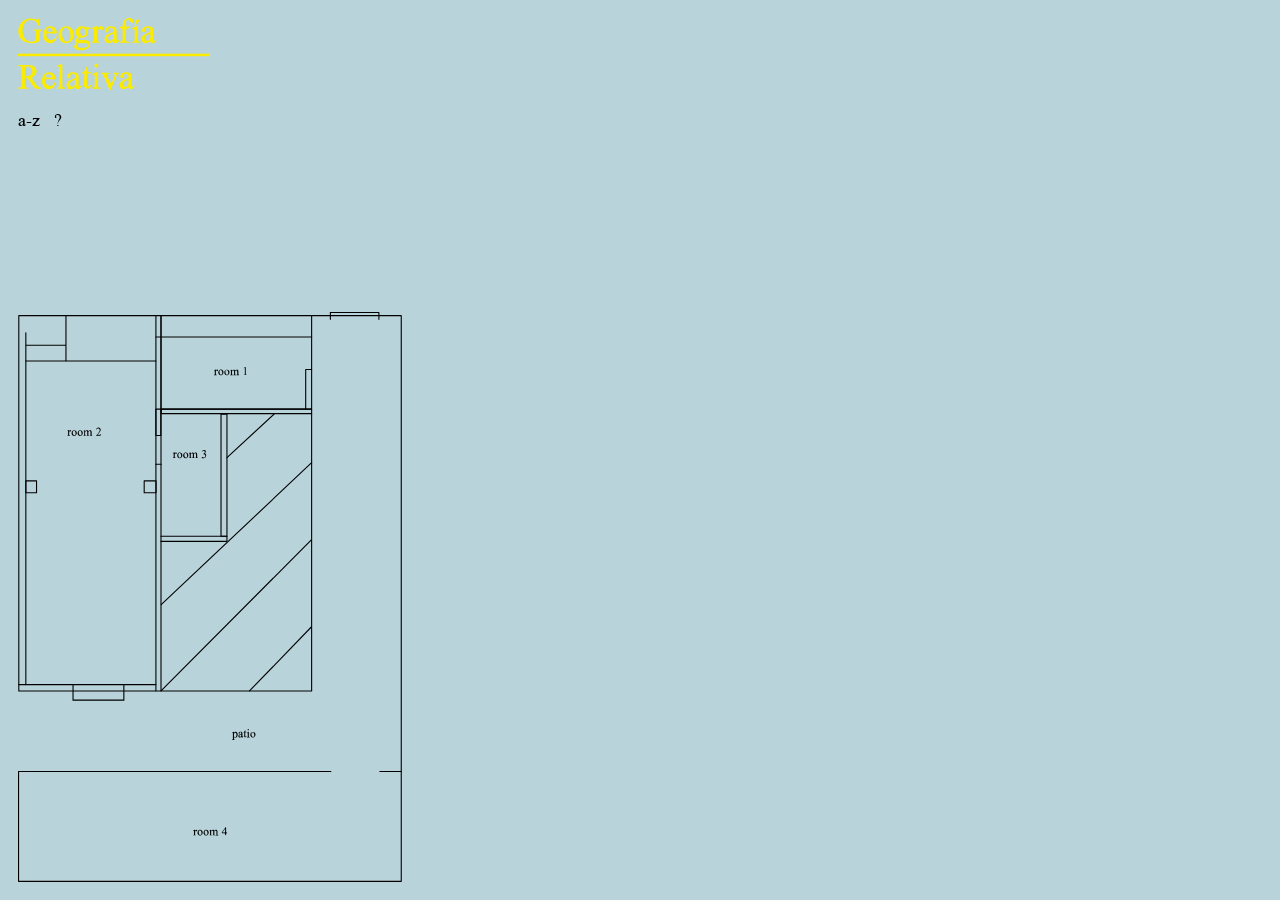
<file: index.html>
<!DOCTYPE html>
<html>
<head>
  <title>Geografia Relativa</title>
  <meta charset="utf-8">
  <meta name="viewport" content="width=device-width, initial-scale=1">

  <link rel="apple-touch-icon" sizes="180x180" href="img/favicon/apple-touch-icon.png">
  <link rel="icon" type="image/png" sizes="32x32" href="img/favicon/favicon-32x32.png">
  <link rel="icon" type="image/png" sizes="16x16" href="img/favicon/favicon-16x16.png">
  <link rel="manifest" href="img/favicon/site.webmanifest">
  <link rel="mask-icon" href="img/favicon/safari-pinned-tab.svg" color="#5bbad5">
  <link rel="shortcut icon" href="img/favicon/favicon.ico">
  <meta name="msapplication-TileColor" content="#da532c">
  <meta name="msapplication-config" content="img/favicon/browserconfig.xml">
  <meta name="theme-color" content="#ffffff">

  <link rel="stylesheet" type="text/css" href="css/main.css">
</head>
<body>
  <header>
    <a href="index.html" id="home_link">
      <svg id="main_logo" version="1.1" id="Layer_1" xmlns="http://www.w3.org/2000/svg" xmlns:xlink="http://www.w3.org/1999/xlink" x="0px" y="0px"
       viewBox="0 0 1312 491.2" style="enable-background:new 0 0 1312 491.2;" xml:space="preserve">
        <style type="text/css">
          .logo_element{fill:#FBEB00;}
        </style>
        <g>
          <path class="logo_element" d="M105.2,79h56.9c2.1,0,3.7,1.8,3.7,3.7s-1.6,3.5-3.7,3.5h-0.7c-5.5,0-9.2,1.9-11.2,5.5
            c-1.3,2.7-2.3,8.1-2.3,16.5v42.5c0,4.2-2.1,8-5.9,10c-9.1,5-12.9,5.7-21.6,7.9c-8.8,2.5-18.7,3.6-29.5,3.6c-30.9,0-54.9-10-71-30
            c-12.2-15-18.1-32.5-18.1-51.9c0-14.2,3.2-27.9,10-40.8C19.9,34,31.2,22,45.3,13.7C57.1,6.8,71.2,3.2,87,3.2
            c5.9,0,11.3,0.5,16.2,1.6c4.8,1,11.6,3.1,20.3,6.2c5.3,2,7.4,2.5,8.1,2.5c1.1,0,1.9-0.5,2.6-1.6c0.7-1,1.4-0.8,1.7-5.3
            c0.2-1.9,1.8-3.5,3.5-3.5h0.5c1.7,0,3.3,1.6,3.6,3.5l3.7,45.6c0.1,2.1-1.6,3.9-3.6,3.9c-1.8,0-3.1-1.1-3.7-2.5l-0.6-2.3
            c-2.3-6.6-3.6-8.8-6.7-13.7c-4.8-5.3-12.2-12.4-19.5-18.3c-6.9-3.3-14.8-5.1-23.8-5.1c-19.7,0-34.6,7.9-45,23.4
            c-8.5,13.1-13,29.1-13,47.4c0,14.9,3,28.7,8.8,40.8c5.6,12.2,13.1,21.1,22.4,26.9c9.1,5.7,18.7,8.6,28.4,8.6
            c5.7,0,11.2-0.8,16.5-2.3c3.3-0.7,6.4-2,9.7-3.2c2.1-3.1,3.9-7.4,5.1-12.7v-35.1c0-9.7-0.8-13.5-1.7-15.2c-1.1-2.1-2.7-3.7-4.9-4.9
            c-2.5-1.1-3.3-1.9-9.6-1.9h-1.1c-1.9,0-3.6-1.6-3.6-3.5S103.3,79,105.2,79z"/>
          <path class="logo_element" d="M212.6,103.3c-8.7,0.6-16.1,1.7-19.2,8.1c-1.1,2.4,0.4,11.3,1.4,13.8c1.7,4.5,4.2,8.6,7,12.2
            c7.5,8.6,16.2,12.9,26.3,12.9c6.6,0,12.4-1.9,17.2-5.5c4.9-3.6,7.5-6.1,10.9-15l0.6-1.4c0.8-2,3.5-2.9,5.4-1.7
            c1.2,0.7,1.8,2.3,1.6,3.7l-0.2,1.8c-1.7,10.9-6,17.5-13.8,26.3c-8,9-18.1,13.5-30.3,13.5c-13.1,0-24.4-5.1-33.8-15.4
            c-9.2-10-13.8-23.9-13.8-40.8c0-18.4,4.8-33,14.2-43.3c9.7-10.4,21.7-15.6,36.1-15.6c12.2,0,22.4,4.1,30.3,12.2
            c2.4,2.5,4.5,5.3,6.2,8.4l0.4,0.5c0,0.1,0,0.2,0.1,0.4c3.3,6.7,5,14.3,5,23.2c0,0.4,0.4,1.2,0,1.4
            C255,111.7,225.4,102.3,212.6,103.3z M226.7,71.3c-3.5-2.4-7.3-3.5-11.2-3.5c-6,0-11.5,2.3-16.1,6.9c-1.4,1.4-2.6,2.9-3.6,4.4
            c-2.3,3.3-1.4,7.9,1.6,10.4c0,0,0,0.1,0.1,0.1c2.9,2.4,6.4,3.5,10.1,3.5h21.7c0.2,0,0.5,0,0.7,0c1.7-0.4,3-0.7,4.1-1.1
            c1.7-0.7,2.6-2.3,2.4-3.9c-0.4-3.2-1-5.7-1.8-7.3C233,76.8,230.3,73.5,226.7,71.3z"/>
          <path class="logo_element" d="M382.6,112.1c0,9.7-2.4,19.7-7,29.6c-4.7,10-11.2,17.7-19.6,22.8c-8.1,5.1-17.5,7.6-27.6,7.6
            c-16.6,0-29.8-6.6-39.6-19.8c-8.2-11.1-12.3-23.5-12.3-37.4c0-9.9,2.5-20.1,7.4-29.8c5-9.9,11.7-17.3,19.8-22.1
            c8.1-4.7,17-7.2,25.9-7.2c16.6,0,30.1,6.4,40.1,19C378.3,85.6,382.6,98.1,382.6,112.1z M350.9,152.2c4.8-5.9,7.2-16.4,7.2-31.2
            c0-0.1,0-0.2,0-0.4c-0.1-17.3-5.7-34-16.2-47.8l-0.1-0.1c-1.2-1.7-2.9-3-4.7-4.1c-3.3-1.6-6.9-2.4-11-2.4c-3.8,0-7.8,1.1-11.7,3.5
            c-3.9,2.3-7.2,6.3-9.7,12.2c-2.4,6-3.7,13.7-3.7,23.3c0,15.2,3.1,28.5,9.2,39.5c6,11,13.5,16.2,23.3,16.2
            C340.6,161,346.3,158.2,350.9,152.2z"/>
          <path class="logo_element" d="M446.3,219.3c-5,1-10.1,1.4-15.9,1.4c-15,0-28.2-3.5-38.7-10.4c-6.3-4.1-9.4-8.6-9.4-13.4c0-2,0.5-4.1,1.4-6.1
            c1.4-3,4.1-7.2,8.4-12.3c0.2-0.4,1.2-1.4,5.7-6.3c1-2.4,1.9-5.4,1.7-7.4c-1.8-1.2-3-2.5-3.9-3.6c-2-2.3-3-4.8-3-7.4
            c0-3,1.2-6.4,3.6-10.3c1.4-2.5,4.3-5.6,8.1-9.2c1.3-3.2,1.4-6.3,0.5-9.1c-3.5-2.5-6.1-5.6-8.2-9.2c-3.7-5.8-5.6-12.7-5.6-19.7
            c0-10.9,4.2-20.4,12.5-28.3c8.1-7.9,18.9-11.8,31.5-11.8c9.9,0,18.6,2.4,26,6.9c0.7,0.1,1.4,0.4,2.1,0.5h21c4.5,0,5.7,0.1,6.2,0.5
            c0.8,0.2,1.6,0.7,1.9,1.6c0.6,1,1,2.4,1,4.4c0,2.4-0.4,3.8-0.8,4.9c-0.5,0.7-1.1,1.2-1.8,1.6c-0.7,0.4-1.8,0.5-6.4,0.5h-9.4
            c-0.4,0.6-0.5,1.2-0.5,2.1c2.6,5.1,3.9,11.1,3.9,17.8c0,10.4-3.9,19.3-11.8,26.6c-7.9,7.4-18.6,11-31.9,11c-4.3,0-9-0.5-13.5-1.6
            c-1.4,0.1-2.6,0.5-3.9,1c-2,2-3.6,3.8-4.4,5.4c-1.1,2-1.6,3.7-1.6,5c0,1,0.5,1.9,1.4,2.9c0.8,0.6,2.5,1.7,6.8,2.3
            c2,0.4,7.5,0.5,16.1,0.8c16.2,0.4,26.5,1,31.4,1.6c7.5,1.1,13.5,3.9,18,8.5c4.5,4.7,6.9,10.4,6.9,17.2c0,9.1-4.2,17.8-12.9,25.7
            c-7.4,7-16.4,11.9-26.7,14.8L446.3,219.3z M409.1,172.8c-1.9,2.4-3.5,4.8-4.5,6.8c-1.8,3.1-2.7,6.1-2.7,8.8c0,3.1,2.1,6,6.2,8.6
            c0.1,0,0.1,0,0.2,0.1c1.2,0.7,2.3,1.2,3.3,1.8c7.4,3.3,17.2,5,29.2,5c13.7,0,23.9-2.4,30.2-7c6.3-4.8,9.4-9.7,9.4-14.7
            c0-3.6-1.7-6-5-7.4c-3.9-1.7-11.8-2.6-23.6-3c-12.7-0.2-23.4-1-31.9-1.7C415.6,170.7,411.9,171.6,409.1,172.8z M423.9,91.9
            c0,10.1,2.1,18.4,6.6,24c3.3,4.2,7.3,6.2,12.3,6.2c4.8,0,8.5-1.8,11.7-5.4c3-3.6,4.5-9.4,4.5-17.3c0-10.4-2.3-18.5-6.7-24.4
            c-3.2-4.3-7.2-6.3-12.2-6.3c-4.7,0-8.4,1.9-11.6,5.6C425.4,78.1,423.9,84,423.9,91.9z"/>
          <path class="logo_element" d="M559.8,56.7c2.4-1,4.8-1.4,7-1.4c4.7,0,8.6,1.4,11.7,4.3c3.1,2.9,4.7,6.3,4.7,10.1c0,3.3-1.2,6.3-3.5,8.7
            c-2.3,2.4-5.1,3.6-8.2,3.6s-6.4-1.4-10.1-4.4c-4.1-3.2-6-3.7-6.7-3.7c-1,0-2.1,0.7-3.6,1.9c-0.4,0.4-0.6,0.6-1,1
            c-3.5,3.6-6,8.1-7.2,13c-0.6,2.4-1.2,5-1.7,7.8c-0.5,2.3-0.6,4.8-0.6,7.2v37.4c0,5.7,0.6,10,2,12.9c0.8,1.8,2.5,3.3,4.8,4.7
            c2.4,1.3,2.9,1.7,7.4,1.7l1.1,0.1c1.9,0,3.5,1.7,3.5,3.6s-1.7,3.6-3.7,3.6h-50.6c-1.9,0-3.5-1.6-3.5-3.6c0-1.9,1.6-3.5,3.5-3.5
            l0.5-0.1c5.3,0,6.4-0.7,8.8-2.3c1.7-1.1,2.9-2.7,3.6-5.1c0.1-0.7,0.5-3,0.5-11v-41.5c0-15.4-0.4-20.5-0.7-22.1
            c-0.5-2-1.2-3.5-2.3-4.4c-1.2-0.8-2.5-1.3-4.3-1.3c-2.1,0-1.9-0.5-4.8,0.6l-0.6,0.2c-2,0.7-4.2-0.4-4.8-2.4
            c-0.5-1.8,0.4-3.7,2.1-4.3L534,55.3c3.7,0,6.7,3,6.7,6.6v6.7c0,1.8,1.9,2.9,3.3,1.9c0.1,0,0.1,0,0.1,0c3.8-5.3,7.6-9.1,11.7-11.7
            L559.8,56.7z"/>
          <path class="logo_element" d="M691.9,149.8v3c0,0.6-0.4,1.2-0.6,1.7l-0.8,1.1c-6.1,8.1-10.9,12.1-16.7,14.8c-0.1,0.1-0.5,0.1-0.6,0.4
            L672,171c-2.3,1-4.5,1.4-7,1.4c-4.2,0-7.8-1.4-10.3-4.4c-1.4-1.8-2.4-4.1-3.1-6.9c-1.7-1-4.3-1-7.6,0.1c-6,4.8-10,7.4-12.1,8.5
            c-4.4,1.8-9.2,2.9-14.1,2.9c-8,0-14.3-2.6-19.6-8.1c-5-5.4-7.8-12.3-7.8-21.1c0-5.6,1.2-10.4,3.8-14.6c3.3-5.4,9.3-10.6,17.4-15.6
            c7.8-4.5,21-10.4,39.2-17.1v-3.1c0-10.3-1.6-17.4-4.8-21.4c-3.2-3.7-7.8-5.4-13.8-5.4c-4.7,0-8.2,1.1-11,3.5
            c-2.7,2.6-3.9,5-3.9,8.2l0.2,6.7c0,4.2-1.2,7.4-3.2,9.7c-2.3,2.3-4.9,3.3-8.4,3.3c-3.3,0-6.1-1.2-8.2-3.6c-2-2.4-3.1-5.6-3.1-9.4
            c0-7.2,3.8-13.8,11-19.6c7.2-6,17.2-8.8,30.1-8.8c9.8,0,18,1.6,24.2,4.9c4.9,2.5,8.6,6.7,11,12.2c1.4,3.6,2.3,10.6,2.3,21.3v36.9
            c0,10.3,0.1,16.5,0.6,18.7c0.4,2.6,1.1,3.6,1.4,3.8c0.6,0.5,1.3,0.8,2.3,0.8s1.7-0.2,2.6-0.7c1.4-0.8,2.4-1.4,7.2-6.2
            C688.9,146.1,691.9,147.3,691.9,149.8z M618.1,150.9c3.1,3.5,6.6,5.1,10.5,5.1c3.6,0,7.5-1.6,12.4-4.3c4.4-4.9,8-11.3,9.9-17.8
            v-19.1c-1.1-3.3-3-5.6-4.8-6.6c-7.9,3.5-13.6,5.8-16.2,7.4c-5.9,3.3-10.4,6.8-12.8,10.4c-2.5,3.5-3.9,7.4-3.9,11.6
            C613.2,142.9,614.9,147.3,618.1,150.9z"/>
          <path class="logo_element" d="M790.4,21.1c0,2.7-1.2,5.3-3.5,7.6c-2.3,2.3-4.8,3.5-7.5,3.5c-2,0-4.2-0.7-6.4-2.1c-2.1-1.4-4.7-4.3-7.6-8.7
            c-2.7-4.1-5.4-6.8-7.5-8.1c-2.1-1.3-4.7-2-7.4-2c-3.2,0-6,0.8-8.2,2.6c-2.1,1.7-3.8,4.4-4.8,8.1c-1.1,3.8-1.7,14.1-1.7,30.6V58
            c0.5,0.4,1.1,0.6,1.8,0.8h20.2c3.1,0,5.6,2.5,5.6,5.6s-2.5,5.6-5.6,5.6h-9.6c-3.1,0-5.8,1.6-7.4,4.2c-1.6,2.5-3,6-4.1,9.9
            c-0.6,2.4-1,4.9-1,7.4V139c0,11.9,1.7,16.4,3,18c2.6,3.1,6.1,4.5,10.5,4.5h7.5c1.9,0,3.6,1.6,3.6,3.6c0,1.9-1.7,3.5-3.6,3.5h-59.6
            c-2,0-3.6-1.6-3.6-3.5c0-2,1.6-3.6,3.6-3.6h2.6c2.9,0,5.5-0.7,7.8-2.1c2.4-1.3,3.9-3.2,4.8-5.5c1-2.5,1.3-7.5,1.3-14.9v-50
            c0-2-0.1-4.2-0.6-6.2c-0.6-2.7-1.3-5.1-2.1-7.2c-1.3-3.3-4.5-5.5-8.1-5.5h-4.3c-3.1,0-5.6-2.5-5.6-5.6s2.5-5.6,5.6-5.6h14.6
            c0.2-0.1,0.5-0.2,0.6-0.4v-5.3c0-10.9,1.8-20.2,5.4-27.7c3.5-7.5,9-13.8,16.1-18.5c7.3-4.7,15.5-7,24.6-7c8.4,0,16.2,2.7,23.4,8.2
            C787.9,12.1,790.4,16.4,790.4,21.1z"/>
          <path class="logo_element" d="M826.8,20.6L799.1,53c-0.4,0.5-1,0.8-1.7,0.8l0,0c-1.5,0-2.6-1.5-2.1-2.9L806,15.6c0.5-1.7,2.1-2.9,3.9-2.9
            h13.2C827.2,12.6,829.5,17.5,826.8,20.6z"/>
          <path class="logo_element" d="M943.7,149.8v3c0,0.6-0.4,1.2-0.6,1.7l-0.8,1.1c-6.1,8.1-10.9,12.1-16.7,14.8c-0.1,0.1-0.5,0.1-0.6,0.4
            l-1.1,0.2c-2.3,1-4.5,1.4-7,1.4c-4.2,0-7.8-1.4-10.3-4.4c-1.4-1.8-2.4-4.1-3.1-6.9c-1.7-1-4.3-1-7.6,0.1c-6,4.8-10,7.4-12.1,8.5
            c-4.4,1.8-9.2,2.9-14.1,2.9c-8,0-14.3-2.6-19.6-8.1c-5-5.4-7.8-12.3-7.8-21.1c0-5.6,1.2-10.4,3.8-14.6c3.3-5.4,9.3-10.6,17.4-15.6
            c7.8-4.5,21-10.4,39.2-17.1v-3.1c0-10.3-1.6-17.4-4.8-21.4c-3.2-3.7-7.8-5.4-13.8-5.4c-4.7,0-8.2,1.1-11,3.5
            c-2.7,2.6-3.9,5-3.9,8.2l0.2,6.7c0,4.2-1.2,7.4-3.2,9.7c-2.3,2.3-4.9,3.3-8.4,3.3c-3.3,0-6.1-1.2-8.2-3.6c-2-2.4-3.1-5.6-3.1-9.4
            c0-7.2,3.8-13.8,11-19.6c7.2-6,17.2-8.8,30.1-8.8c9.8,0,18,1.6,24.2,4.9c4.9,2.5,8.6,6.7,11,12.2c1.4,3.6,2.3,10.6,2.3,21.3v36.9
            c0,10.3,0.1,16.5,0.6,18.7c0.4,2.6,1.1,3.6,1.4,3.8c0.6,0.5,1.3,0.8,2.3,0.8s1.7-0.2,2.6-0.7c1.4-0.8,2.4-1.4,7.2-6.2
            C940.7,146.1,943.7,147.3,943.7,149.8z M869.9,150.9c3.1,3.5,6.6,5.1,10.5,5.1c3.6,0,7.5-1.6,12.4-4.3c4.4-4.9,8-11.3,9.9-17.8
            v-19.1c-1.1-3.3-3-5.6-4.8-6.6c-7.9,3.5-13.6,5.8-16.2,7.4c-5.8,3.3-10.4,6.8-12.8,10.4c-2.5,3.5-3.9,7.4-3.9,11.6
            C865.1,142.9,866.7,147.3,869.9,150.9z"/>
          <path class="logo_element" d="M157.8,474.6c1.9,0.2,3.3,1.9,3.3,3.6c0,2-1.8,3.8-3.8,3.8H122c-3.5,0-6.7-1.8-8.7-4.4l-42-58
            c-5-5.7-9.3-9.8-12.2-11.8c-2,0.1-3.9,0.1-5.5,0.1c-1,0-2.1,0-3.3,0c-0.7,0-1.3-0.1-1.9-0.1c0,0.2-0.2,0.5-0.2,0.7v43.9
            c0,12.1,1.7,16.4,2.9,17.7c2.7,3.2,6.8,4.8,12.4,4.8h3.9c2,0,3.7,1.7,3.7,3.5c0,2.1-1.7,3.7-3.7,3.7H3.7c-2.1,0-3.7-1.6-3.7-3.7
            c0-1.8,1.6-3.5,3.7-3.5h3.7c6.2,0,10.6-1.9,13.3-6c1.1-1.4,2.1-5.6,2.1-16.5V349.7c0-12.1-1.6-16.4-2.9-17.8
            c-2.6-3.1-6.9-4.7-12.5-4.7H3.7c-2.1,0-3.7-1.7-3.7-3.6c0-2,1.6-3.6,3.7-3.6h55.8c17,0,29.6,1.2,37.6,3.8
            c8.2,2.5,15.4,7.3,21.1,13.8c5.9,7,8.7,15.3,8.7,24.6c0,10.1-3.3,19-9.8,26.5c-3.7,4.1-8.6,7.5-14.4,10.4
            c-4.8,4.4-6.3,11.3-4.2,18.4l22,30.3c7.3,10.3,13.6,17.2,18.7,20.5c5.3,3.3,8.5,4.9,16.8,5.8L157.8,474.6z M50.5,397.3h0.2
            c1,0.2,1.9,0.2,2.5,0.2c14.7,0,26-3.2,33.4-9.6c7.3-6.3,11.1-14.4,11.1-24.1c0-9.4-3-17.2-9-23.3c-6-5.8-13.8-8.8-23.8-8.8
            c-6.3,0-11.8,3.9-14.2,9.7c0,0.1,0,0.1-0.1,0.4c-1.8,4.5-2.6,9.3-2.6,14.2v38.4c0,0.4,0,0.7,0.2,1
            C48.5,396.6,49.4,397.3,50.5,397.3z"/>
          <path class="logo_element" d="M204.1,416.7c-8.7,0.6-16.1,1.7-19.2,8.1c-1.1,2.4,0.4,11.3,1.4,13.8c1.7,4.5,4.2,8.6,7,12.2
            c7.5,8.6,16.2,12.9,26.3,12.9c6.6,0,12.4-1.9,17.2-5.5c4.9-3.6,7.5-6.1,10.9-15l0.6-1.4c0.8-2,3.5-2.9,5.4-1.7
            c1.2,0.7,1.8,2.3,1.6,3.7l-0.2,1.8c-1.7,10.9-6,17.5-13.8,26.3c-8,9-18.1,13.5-30.3,13.5c-13.1,0-24.4-5.1-33.8-15.4
            c-9.2-10-13.8-23.9-13.8-40.8c0-18.4,4.8-33,14.2-43.3c9.7-10.4,21.7-15.6,36.1-15.6c12.2,0,22.4,4.1,30.3,12.2
            c2.4,2.5,4.5,5.3,6.2,8.4l0.4,0.5c0,0.1,0,0.2,0.1,0.4c3.3,6.7,5,14.3,5,23.2c0,0.4,0.4,1.2,0,1.4
            C246.5,425.1,216.9,415.7,204.1,416.7z M218.2,384.7c-3.5-2.4-7.3-3.5-11.2-3.5c-6,0-11.5,2.3-16.1,6.9c-1.4,1.4-2.6,2.9-3.6,4.4
            c-2.3,3.3-1.4,7.9,1.6,10.4c0,0,0,0.1,0.1,0.1c2.9,2.4,6.4,3.5,10.1,3.5h21.7c0.2,0,0.5,0,0.7,0c1.7-0.4,3-0.7,4.1-1.1
            c1.7-0.7,2.6-2.3,2.4-3.9c-0.4-3.2-1-5.7-1.8-7.3C224.5,390.2,221.8,386.9,218.2,384.7z"/>
          <path class="logo_element" d="M316.7,474.9c1.9,0,3.5,1.7,3.5,3.6s-1.6,3.5-3.5,3.5h-48.1c-1.9,0-3.5-1.6-3.5-3.5c0-2,1.6-3.6,3.5-3.6h0.8
            c5.7,0,5.4-0.7,6.4-1.3c1.4-0.8,2.6-2.3,3.6-4.3c1-2.1,1.3-6.4,1.3-12.9v-96.8c0-11.9-0.2-19.3-0.7-22c-0.5-2.4-1.2-4.1-2.1-4.9
            c-1-0.7-2.1-1.2-3.7-1.2c-1.8,0-1.7-0.4-4.7,0.8l-0.6,0.2c-1.8,0.7-3.8-0.1-4.7-1.8c-1-1.9,0-4.3,1.9-5l29.8-12.3
            c3.8,0,6.9,3.1,6.9,6.9v136c0,8.1,0.7,11.3,1.3,12.8c0.8,1.9,2.1,3.3,3.9,4.3c1.2,0.7,0.4,1.4,6.9,1.4H316.7z"/>
          <path class="logo_element" d="M432.4,463.2v3c0,0.6-0.4,1.2-0.6,1.7l-0.8,1.1c-6.1,8.1-10.9,12.1-16.7,14.8c-0.1,0.1-0.5,0.1-0.6,0.4
            l-1.1,0.2c-2.3,1-4.5,1.4-7,1.4c-4.2,0-7.8-1.4-10.3-4.4c-1.4-1.8-2.4-4.1-3.1-6.9c-1.7-1-4.3-1-7.6,0.1c-6,4.8-10,7.4-12.1,8.5
            c-4.4,1.8-9.2,2.9-14.1,2.9c-8,0-14.3-2.6-19.6-8.1c-5-5.4-7.8-12.3-7.8-21.1c0-5.6,1.2-10.4,3.8-14.6c3.3-5.4,9.3-10.6,17.4-15.6
            c7.8-4.5,21-10.4,39.2-17.1v-3.1c0-10.3-1.6-17.4-4.8-21.4c-3.2-3.7-7.8-5.4-13.8-5.4c-4.7,0-8.2,1.1-11,3.5
            c-2.7,2.6-3.9,5-3.9,8.2l0.2,6.7c0,4.2-1.2,7.4-3.2,9.7c-2.3,2.3-4.9,3.3-8.4,3.3c-3.3,0-6.1-1.2-8.2-3.6c-2-2.4-3.1-5.6-3.1-9.4
            c0-7.2,3.8-13.8,11-19.6c7.2-6,17.2-8.8,30.1-8.8c9.8,0,18,1.6,24.2,4.9c4.9,2.5,8.6,6.7,11,12.2c1.4,3.6,2.3,10.6,2.3,21.3v36.9
            c0,10.3,0.1,16.5,0.6,18.7c0.4,2.6,1.1,3.6,1.4,3.8c0.6,0.5,1.3,0.8,2.3,0.8s1.7-0.2,2.6-0.7c1.4-0.8,2.4-1.4,7.2-6.2
            C429.4,459.5,432.4,460.7,432.4,463.2z M358.6,464.3c3.1,3.5,6.6,5.1,10.5,5.1c3.6,0,7.5-1.6,12.4-4.3c4.4-4.9,8-11.3,9.9-17.8
            v-19.1c-1.1-3.3-3-5.6-4.8-6.6c-7.9,3.5-13.6,5.8-16.2,7.4c-5.8,3.3-10.4,6.8-12.8,10.4c-2.5,3.5-3.9,7.4-3.9,11.6
            C353.7,456.3,355.4,460.7,358.6,464.3z"/>
          <path class="logo_element" d="M451.6,380c-0.1-0.5-0.6-0.6-1.1-0.6c0,0-12.4-0.1-14.4-0.1c-0.2,0-0.6,0-1,0c-1.7-0.1-2.9-1.4-2.7-3.1V375
            c0-1.6,1.2-2.9,2.9-2.9c2.7-0.7,3.3-0.7,6.2-1.7c3.2-0.8,6.1-2.6,8.4-5.1c3.3-3.6,9.2-10.7,13.3-20.9c1.1-2.5,2.5-7.8,3.3-10.1
            c0.4-1.3,1.4-1.9,2.5-2c1.7,0,2.9,1.2,3,2.6c0,2.7,0.2,6.2,0.2,6.8v17.9c0,0.2,0,0.5,0.1,0.6c1.9,4.9,6.6,7.9,11.7,7.9h8.1
            c3,0,5.6,2.5,5.6,5.7c0,3-2.6,5.6-5.6,5.6h-11.6c-0.5,0-4.8,0.1-5,0.4c-2.7,2.5-2,7.8-2.9,14.3c-0.4,2.6-0.5,5.4-0.5,7.9v46.8
            c0,6.6,0.8,11.1,2.7,13.4c1.8,2.1,3.9,3.1,6.7,3.1c2.3,0,4.7-0.7,6.8-2.1c1.7-1.1,3-2.5,4.2-4.4c0.7-1.3,2.1-2,3.7-1.8
            c2.4,0.4,3.9,2.7,3,5l-0.5,1.3c-4.3,7.9-4.9,8.5-10,12.5c-5.5,4.1-11,6.2-16.7,6.2c-3.9,0-7.8-1.1-11.5-3.2
            c-3.7-2.1-6.6-5.4-8.4-9.4c-1.7-3.9-2.6-9.9-2.6-18c0,0,1.6-31.3,1.9-41.5C451.7,402.2,453.5,387.2,451.6,380z"/>
          <path class="logo_element" d="M562.4,474.9v7h-55.2v-7h1.3c6.2,0,8.8-0.7,9.9-1.3c1.6-1,2.9-2.4,3.7-4.4c1-2.1,1.6-6.6,1.6-13v-41.5
            c0-11.6-0.4-19.1-1.1-22.4c-0.5-2.1-1.2-3.6-2.1-4.4c-0.8-0.7-2.1-1.2-3.9-1.2c-1.9,0-1.4-0.4-4.4,0.7l-1,0.4
            c-1.9,0.6-3.9-0.4-4.7-2.3c-0.8-1.9,0.1-4.1,2-4.8l30.6-12.4c3.8,0,6.9,3,6.9,6.8v81.2c0,8.1,0.7,11.5,1.3,12.9
            c0.8,2,2.1,3.5,3.8,4.4c1.1,0.6,3.8,1.4,9.8,1.4H562.4z M525.4,334.5c-2.6-2.6-3.9-5.7-3.9-9.4c0-3.7,1.3-6.8,3.8-9.4
            c2.6-2.6,5.8-3.9,9.6-3.9c3.7,0,6.8,1.3,9.4,3.9c2.6,2.6,3.9,5.7,3.9,9.4c0,3.7-1.3,6.8-3.9,9.4c-2.5,2.6-5.7,3.9-9.4,3.9
            C531.1,338.5,528,337.1,525.4,334.5z"/>
          <path class="logo_element" d="M568.1,381.7c-1.8-0.5-3.1-2.1-3.1-3.9c0-2.3,1.8-4.1,4.1-4.1h47.4c2.1,0,3.8,1.7,3.8,3.8
            c0,1.9-1.7,3.7-3.8,3.7h-1.1c-2.7,0-4.8,0.5-6.2,1.8c-1.3,1.3-2,3-2,5.3c0,2.6,0.8,5.7,2.5,9.4l15.9,37.6c0.8,2.1,2.4,3.9,4.5,5.1
            c3.3,1.4,6.6,1,9.7-1.4c1.2-1.1,2.1-2.5,2.7-3.9l16.2-39.6c1.8-4.4,2.6-7.6,2.6-9.8c0-0.8-0.2-1.3-0.5-1.8v-0.1h-0.2
            c-0.6-1.1-1.4-1.7-2.6-2c-0.7-0.4,0-0.6-5-0.6h-0.7c-1.9,0-3.6-1.7-3.6-3.6c0-2.1,1.7-3.8,3.6-3.8h32.6c1.7,0,3,1.3,3,3v1.4
            c0,1.7-1.3,3-3,2.7c-4.9,0.5-5.4,1.7-6.2,2.5c-2.6,2.3-5,6.2-7.4,11.6l-38.4,93c-0.7,2-2.5,3.2-4.7,3.2s-3.9-1.2-4.8-3.2
            l-38.8-91.6c-1.8-4.1-3.3-7.2-4.9-9c-1.3-1.7-3.1-3-5.3-4.1c-0.2-0.2-0.6-0.4-1-0.5L568.1,381.7z"/>
          <path class="logo_element" d="M795,463.2v3c0,0.6-0.4,1.2-0.6,1.7l-0.8,1.1c-6.1,8.1-10.9,12.1-16.7,14.8c-0.1,0.1-0.5,0.1-0.6,0.4l-1.1,0.2
            c-2.3,1-4.5,1.4-7,1.4c-4.2,0-7.8-1.4-10.3-4.4c-1.4-1.8-2.4-4.1-3.1-6.9c-1.7-1-4.3-1-7.6,0.1c-6,4.8-10,7.4-12.1,8.5
            c-4.4,1.8-9.2,2.9-14.1,2.9c-8,0-14.3-2.6-19.6-8.1c-5-5.4-7.8-12.3-7.8-21.1c0-5.6,1.2-10.4,3.8-14.6c3.3-5.4,9.3-10.6,17.4-15.6
            c7.8-4.5,21-10.4,39.2-17.1v-3.1c0-10.3-1.6-17.4-4.8-21.4c-3.2-3.7-7.8-5.4-13.8-5.4c-4.7,0-8.2,1.1-11,3.5
            c-2.7,2.6-3.9,5-3.9,8.2l0.2,6.7c0,4.2-1.2,7.4-3.2,9.7c-2.3,2.3-4.9,3.3-8.4,3.3c-3.3,0-6.1-1.2-8.2-3.6c-2-2.4-3.1-5.6-3.1-9.4
            c0-7.2,3.8-13.8,11-19.6c7.2-6,17.2-8.8,30.1-8.8c9.8,0,18,1.6,24.2,4.9c4.9,2.5,8.6,6.7,11,12.2c1.4,3.6,2.3,10.6,2.3,21.3v36.9
            c0,10.3,0.1,16.5,0.6,18.7c0.4,2.6,1.1,3.6,1.4,3.8c0.6,0.5,1.3,0.8,2.3,0.8s1.7-0.2,2.6-0.7c1.4-0.8,2.4-1.4,7.2-6.2
            C792,459.5,795,460.7,795,463.2z M721.2,464.3c3.1,3.5,6.6,5.1,10.5,5.1c3.6,0,7.5-1.6,12.4-4.3c4.4-4.9,8-11.3,9.9-17.8v-19.1
            c-1.1-3.3-3-5.6-4.8-6.6c-7.9,3.5-13.6,5.8-16.2,7.4c-5.9,3.3-10.4,6.8-12.8,10.4c-2.5,3.5-3.9,7.4-3.9,11.6
            C716.3,456.3,718,460.7,721.2,464.3z"/>
          <path class="logo_element" d="M834.6,163.4v4.2c0,0.8-0.6,1.4-1.4,1.4h-52.3c-0.8,0-1.4-0.6-1.4-1.4V162h1.3c6.2,0,8.8-0.7,9.9-1.3
            c1.6-1,2.9-2.4,3.7-4.4c1-2.1,1.6-6.6,1.6-13v-41.5c0-11.6-0.4-19.1-1.1-22.4c-0.5-2.1-1.2-3.6-2.1-4.4c-0.8-0.7-2.1-1.2-3.9-1.2
            c-1.9,0-1.4-0.4-4.4,0.7l-1,0.4c-1.9,0.6-3.9-0.4-4.7-2.3c-0.8-1.9,0.1-4.1,2-4.8L811,55.3c0.2-0.1,0.4-0.1,0.6-0.1
            c3.7,0.2,6.6,3.1,6.6,6.8v81.2c0,8.1,0.7,11.5,1.3,12.9c0.8,2,2.1,3.5,3.8,4.4c1.1,0.6,3.8,1.4,9.8,1.4l0,0
            C834,162,834.6,162.6,834.6,163.4z"/>
          <rect y="243.5" class="logo_element" width="1312" height="17"/>
        </g>
      </svg>
    </a>

    <nav>
      <a class="nav_link" href="artists.html">a-z</a>
      <a class="nav_link" href="about.html">?</a>
    </nav>
    
    <div id="map_container">
        <svg version="1.1" id="Layer_1" xmlns="http://www.w3.org/2000/svg" xmlns:xlink="http://www.w3.org/1999/xlink" x="0px" y="0px"
       viewBox="0 0 1048 1555.4" style="enable-background:new 0 0 1048 1555.4;" xml:space="preserve">
        <style type="text/css">
          .st0{fill:none;}
          .st3{fill:#b9d3db;}
          .st1{fill:#000000;}
          .st2{fill:none;stroke:#000000;stroke-width:3;stroke-linecap:round;stroke-linejoin:round;}
        </style>
        <a href="room1.html" id="room_1">
          <polygon class="st3" points="376.4,68.2 376.4,9.9 21.9,9.9 21.9,265.1 360.6,265.1 360.6,265.2 801.4,265.2 801.4,68.2  "/>
          <g>
            <path class="st1" d="M542.7,157.3c0.3-0.1,0.6-0.2,0.9-0.2c0.6,0,1.1,0.2,1.6,0.6c0.4,0.3,0.6,0.8,0.6,1.4c0,0.4-0.2,0.9-0.5,1.2
              s-0.7,0.5-1.1,0.5c-0.5,0-1-0.2-1.4-0.6c-0.5-0.4-0.8-0.5-0.9-0.5c-0.2,0-0.3,0.1-0.5,0.3l-0.1,0.1c-0.5,0.5-0.8,1.1-1,1.8
              c-0.1,0.3-0.2,0.7-0.2,1c-0.1,0.3-0.1,0.7-0.1,1v5c0,0.6,0.1,1.2,0.3,1.7c0.3,0.6,1,0.9,1.6,0.9h0.1c0.3,0,0.5,0.2,0.5,0.5
              s-0.2,0.5-0.5,0.5h-6.8c-0.3,0-0.5-0.2-0.5-0.5s0.2-0.5,0.5-0.5h0.1c0.4,0.1,0.8-0.1,1.2-0.3c0.2-0.2,0.4-0.4,0.5-0.7
              c0.1-0.5,0.1-1,0.1-1.5v-5.6c0-1,0-2-0.1-2.9c0-0.2-0.1-0.4-0.3-0.6c-0.2-0.1-0.4-0.2-0.6-0.2c-0.2,0-0.4,0-0.6,0.1h-0.1
              c-0.3,0.1-0.5,0-0.6-0.3l0,0c-0.1-0.2,0.1-0.5,0.3-0.6l4.1-1.7c0.5,0,0.9,0.4,0.9,0.9v0.9c0,0.2,0.1,0.3,0.3,0.3
              c0.1,0,0.1,0,0.2,0l0,0c0.4-0.6,0.9-1.1,1.6-1.6L542.7,157.3z"/>
            <path class="st1" d="M560.8,164.7c0,1.4-0.3,2.8-0.9,4c-0.6,1.2-1.5,2.3-2.6,3s-2.4,1-3.7,1c-2.1,0.1-4.1-0.9-5.3-2.6
              c-1.1-1.4-1.7-3.2-1.7-5c0-1.4,0.4-2.8,1-4s1.5-2.2,2.7-2.9c1-0.6,2.2-1,3.5-1c2.1-0.1,4.1,0.9,5.4,2.5
              C560.3,161.1,560.9,162.9,560.8,164.7z M556.6,170.1c0.6-0.8,1-2.2,1-4.2v-0.1c0-2.3-0.8-4.6-2.2-6.4l0,0
              c-0.2-0.2-0.4-0.4-0.6-0.6c-0.5-0.2-1-0.3-1.5-0.3c-0.6,0-1.1,0.2-1.6,0.5c-0.6,0.4-1.1,1-1.3,1.6c-0.4,1-0.5,2.1-0.5,3.1
              c0,1.8,0.4,3.7,1.2,5.3c0.5,1.3,1.7,2.1,3.1,2.2C555.2,171.3,556.1,170.9,556.6,170.1z"/>
            <path class="st1" d="M577.2,164.7c0,1.4-0.3,2.8-0.9,4c-1.1,2.5-3.6,4.1-6.3,4.1c-2.1,0.1-4.1-0.9-5.3-2.6c-1.1-1.4-1.7-3.2-1.6-5
              c0-1.4,0.4-2.8,1-4c1.1-2.4,3.5-3.9,6.1-3.9c2.1-0.1,4.1,0.9,5.4,2.5C576.6,161.2,577.2,162.9,577.2,164.7z M572.9,170.1
              c0.6-0.8,1-2.2,1-4.2v-0.1c0-2.3-0.8-4.6-2.2-6.4l0,0c-0.2-0.2-0.4-0.4-0.6-0.6c-0.5-0.2-1-0.3-1.5-0.3c-0.6,0-1.1,0.2-1.6,0.5
              c-0.6,0.4-1.1,1-1.3,1.6c-0.4,1-0.5,2.1-0.5,3.1c0,1.8,0.4,3.7,1.2,5.3c0.5,1.3,1.7,2.1,3.1,2.2
              C571.6,171.3,572.4,170.9,572.9,170.1z"/>
            <path class="st1" d="M603,171.4c0.3,0,0.5,0.2,0.5,0.5s-0.2,0.5-0.5,0.5h-6.5c-0.2,0-0.4-0.2-0.4-0.5l0,0c0-0.2,0.2-0.5,0.4-0.5
              l0,0h0.2c0.4,0,0.8-0.1,1.2-0.3c0.2-0.2,0.4-0.4,0.4-0.7c0-0.5,0-1,0-1.4v-6.1c0.1-0.8-0.1-1.6-0.4-2.4c-0.4-0.6-1.1-0.9-1.8-0.9
              c-0.5,0-1.1,0.1-1.6,0.4c-0.7,0.4-1.3,0.9-1.9,1.4v0.1v0.6v6.8c0,0.6,0,1.2,0.1,1.7c0.1,0.2,0.3,0.4,0.5,0.5
              c0.4,0.2,0.7,0.3,1.1,0.2l0,0c0.3,0,0.5,0.2,0.5,0.5s-0.2,0.5-0.5,0.5H588c-0.3,0-0.5-0.2-0.5-0.5s0.2-0.5,0.5-0.5l0,0h0.1
              c0.9,0,0.9-0.1,1.1-0.2c0.3-0.2,0.5-0.4,0.5-0.7c0.1-0.5,0.1-1,0.1-1.5v-6.1c0.1-0.8-0.1-1.7-0.5-2.4c-0.4-0.6-1-0.9-1.7-0.9
              c-0.6,0-1.1,0.2-1.6,0.4l0,0c-0.8,0.4-1.3,1.1-1.6,2c-0.1,0.4-0.2,0.8-0.3,1.3v5.8c0,0.6,0,1.2,0.2,1.7c0.1,0.2,0.3,0.4,0.5,0.5
              s0.1,0.2,1,0.2h0.2c0.2,0,0.5,0.2,0.5,0.4l0,0c0,0.3-0.2,0.5-0.5,0.5h-6.5c-0.3,0-0.5-0.2-0.5-0.5s0.2-0.5,0.5-0.5h0.1
              c0.8,0,0.8-0.1,0.9-0.2c0.2-0.1,0.4-0.3,0.5-0.6c0.2-0.5,0.2-1.1,0.2-1.7v-5.4c0-1,0-2-0.1-3c0-0.2-0.1-0.4-0.3-0.6
              c-0.2-0.1-0.3-0.2-0.5-0.1c-0.2,0-0.4,0-0.6,0.1h-0.1c-0.3,0.1-0.5,0-0.6-0.3l0,0c-0.1-0.3,0-0.5,0.3-0.6l4-1.6
              c0.5,0,0.9,0.4,0.9,0.9v1.6c0,0.1,0.1,0.1,0.2,0.1c0.8-0.8,1.2-1.2,1.4-1.3c0.5-0.4,1-0.7,1.5-0.9s1.1-0.3,1.7-0.4
              c0.9,0,1.7,0.3,2.4,0.8c0.4,0.3,0.7,0.7,0.9,1.2c0.4,0.2,0.8,0.1,1.2-0.1c0.5-0.5,1.1-1,1.7-1.3c0.7-0.4,1.5-0.6,2.3-0.6
              c0.7,0,1.5,0.2,2.1,0.6c0.7,0.5,1.2,1.2,1.5,2c0.3,0.9,0.4,1.9,0.4,2.9v6.1c0,0.6,0,1.2,0.2,1.8c0.1,0.2,0.3,0.4,0.5,0.5
              C602.4,171.4,602.7,171.4,603,171.4L603,171.4z"/>
            <path class="st1" d="M623.8,171.5h0.3c0.2,0,0.4,0.1,0.4,0.3s-0.1,0.4-0.3,0.4h-0.1h-7.4c-0.2,0-0.4-0.2-0.4-0.4s0.2-0.4,0.3-0.4
              l0,0h0.3c1,0,1.1-0.1,1.4-0.2c0.2-0.1,0.4-0.3,0.6-0.6c0.1-0.7,0.2-1.5,0.2-2.3v-11.5c0-1,0-2-0.2-3c0-0.3-0.2-0.5-0.4-0.7
              c-0.2-0.1-0.4-0.2-0.7-0.2c-0.4,0-0.8,0.1-1.2,0.3l-0.2,0.1c-0.2,0.1-0.4,0-0.5-0.2s0-0.4,0.1-0.5l0,0l5-2.4
              c0.3,0,0.6,0.3,0.6,0.6v17.5c0,0.7,0,1.5,0.1,2.2c0.1,0.3,0.3,0.5,0.6,0.6C622.8,171.4,622.8,171.5,623.8,171.5z"/>
          </g>
        </a>
        <a href="room2.html" id="room_2">
          <rect x="21.9" y="265.1" class="st3" width="354.5" height="751.8"/>
          <g>
            <path class="st1" d="M142.3,322.8c0.3-0.1,0.6-0.2,0.9-0.2c0.6,0,1.1,0.2,1.6,0.6c0.4,0.3,0.6,0.8,0.6,1.4c0,0.4-0.2,0.8-0.5,1.2
              c-0.3,0.3-0.7,0.5-1.1,0.5c-0.5,0-1-0.2-1.4-0.6c-0.5-0.4-0.8-0.5-0.9-0.5c-0.2,0-0.4,0.1-0.5,0.2l-0.1,0.1
              c-0.5,0.5-0.8,1.1-1,1.7c-0.1,0.3-0.2,0.7-0.2,1c-0.1,0.3-0.1,0.7-0.1,1v5c0,0.6,0.1,1.2,0.3,1.7c0.1,0.3,0.4,0.5,0.6,0.6
              c0.3,0.2,0.7,0.3,1,0.2h0.1c0.3,0,0.5,0.2,0.5,0.5s-0.2,0.5-0.5,0.5l0,0H135c-0.3,0-0.5-0.2-0.5-0.5l0,0c0-0.2,0.2-0.5,0.4-0.5
              l0,0h0.1c0.4,0.1,0.8-0.1,1.2-0.3c0.2-0.2,0.4-0.4,0.5-0.7c0.1-0.5,0.1-1,0.1-1.5v-5.6c0-1,0-2-0.1-3c0-0.2-0.1-0.4-0.3-0.6
              c-0.2-0.1-0.4-0.2-0.6-0.2c-0.2,0-0.4,0-0.6,0.1h-0.1c-0.3,0.1-0.5,0-0.6-0.3l0,0c-0.1-0.2,0-0.5,0.3-0.6l4.1-1.7
              c0.5,0,0.9,0.4,0.9,0.9v0.9c0,0.2,0.1,0.3,0.3,0.3c0.1,0,0.1,0,0.2,0l0,0c0.4-0.6,1-1.1,1.6-1.6H142.3z"/>
            <path class="st1" d="M160.5,330.2c0,1.4-0.4,2.8-1,4c-1.1,2.5-3.6,4.1-6.3,4.1c-2.1,0.1-4.1-0.9-5.3-2.6c-1.1-1.4-1.7-3.2-1.6-5
              c0-1.4,0.4-2.8,1-4c1.1-2.4,3.5-3.9,6.1-3.9c2.1-0.1,4.1,0.9,5.4,2.5C159.8,326.6,160.5,328.4,160.5,330.2z M156.2,335.5
              c0.6-0.8,1-2.2,1-4.2l0,0c0-2.3-0.8-4.6-2.2-6.4l0,0c-0.2-0.2-0.4-0.4-0.6-0.5c-0.5-0.2-1-0.3-1.5-0.3c-0.6,0-1.1,0.2-1.6,0.5
              c-0.6,0.4-1.1,1-1.3,1.6c-0.4,1-0.5,2.1-0.5,3.1c0,1.8,0.4,3.7,1.2,5.3c0.5,1.3,1.7,2.1,3.1,2.2
              C154.8,336.7,155.7,336.3,156.2,335.5L156.2,335.5z"/>
            <path class="st1" d="M176.8,330.2c0,1.4-0.3,2.8-0.9,4c-1.1,2.5-3.6,4.1-6.3,4.1c-2.1,0.1-4.1-0.9-5.3-2.6c-1.1-1.4-1.7-3.2-1.6-5
              c0-1.4,0.4-2.8,1-4c1.1-2.4,3.5-3.9,6.1-3.9c2.1-0.1,4.1,0.9,5.4,2.5C176.2,326.6,176.8,328.4,176.8,330.2z M172.6,335.5
              c0.6-0.8,1-2.2,1-4.2l0,0c0-2.3-0.8-4.6-2.2-6.4l0,0c-0.2-0.2-0.4-0.4-0.6-0.5c-0.5-0.2-1-0.3-1.5-0.3c-0.6,0-1.1,0.2-1.6,0.5
              c-0.6,0.4-1.1,1-1.3,1.6c-0.4,1-0.5,2.1-0.5,3.1c0,1.8,0.4,3.7,1.2,5.3c0.5,1.3,1.7,2.1,3.1,2.2
              C171.2,336.7,172,336.3,172.6,335.5z"/>
            <path class="st1" d="M202.6,336.8c0.3,0,0.5,0.2,0.5,0.5s-0.2,0.5-0.5,0.5h-6.5c-0.3,0-0.5-0.2-0.5-0.5s0.2-0.5,0.5-0.5l0,0h0.2
              c0.4,0,0.8-0.1,1.1-0.3c0.2-0.2,0.4-0.4,0.4-0.7c0-0.5,0-1,0-1.4v-6.1c0.1-0.8-0.1-1.6-0.4-2.4c-0.4-0.6-1.1-0.9-1.8-0.9
              c-0.5,0-1.1,0.1-1.6,0.4c-0.7,0.4-1.4,0.9-1.9,1.5v0.1v0.6v6.8c0,0.6,0,1.2,0.1,1.7c0.1,0.2,0.3,0.4,0.5,0.5
              c0.3,0.2,0.7,0.3,1.1,0.2l0,0c0.3,0,0.5,0.2,0.5,0.5s-0.2,0.5-0.5,0.5h-6.6c-0.3,0-0.5-0.2-0.5-0.5s0.2-0.5,0.5-0.5l0,0h0.1
              c0.9,0,0.9-0.1,1.1-0.2c0.3-0.2,0.5-0.4,0.5-0.7c0.1-0.5,0.1-1,0.1-1.5v-6.1c0.1-0.8-0.1-1.7-0.5-2.4c-0.4-0.6-1-0.9-1.8-0.9
              c-0.6,0-1.1,0.2-1.6,0.5l0,0c-0.8,0.4-1.3,1.1-1.6,1.9c-0.1,0.4-0.2,0.9-0.3,1.3v5.8c0,0.6,0,1.2,0.2,1.7c0.1,0.2,0.3,0.4,0.5,0.5
              s0.1,0.2,1,0.2h0.2c0.3,0,0.5,0.2,0.5,0.4l0,0c0,0.3-0.2,0.5-0.5,0.5H179c-0.3,0-0.5-0.2-0.5-0.5s0.2-0.5,0.5-0.5l0,0h0.1
              c0.8,0,0.8-0.1,0.9-0.2c0.2-0.1,0.4-0.3,0.5-0.6c0.2-0.5,0.2-1.1,0.2-1.7v-5.5c0-1,0-2-0.1-3c0-0.2-0.1-0.4-0.3-0.6
              c-0.1-0.1-0.3-0.2-0.5-0.1c-0.2,0-0.4,0-0.6,0.1h-0.1c-0.3,0.1-0.5,0-0.6-0.3l0,0c-0.1-0.3,0-0.5,0.3-0.7l4-1.6
              c0.5,0,0.9,0.4,0.9,0.9l0,0v1.6c0,0.1,0.1,0.1,0.2,0.1c0.8-0.8,1.2-1.2,1.4-1.3c0.4-0.4,1-0.7,1.5-0.9c0.5-0.2,1.1-0.4,1.7-0.4
              c0.9,0,1.7,0.3,2.4,0.8c0.4,0.3,0.7,0.7,0.9,1.2c0.4,0.2,0.8,0.1,1.1-0.1c0.5-0.5,1.1-1,1.7-1.3c0.7-0.4,1.5-0.6,2.4-0.6
              c0.7,0,1.5,0.2,2.1,0.6c0.7,0.5,1.2,1.2,1.5,2c0.3,0.9,0.4,1.9,0.4,2.9v6.1c0,0.6,0,1.2,0.2,1.7c0.1,0.2,0.3,0.4,0.5,0.5
              C201.8,336.7,202.2,336.8,202.6,336.8L202.6,336.8z"/>
            <path class="st1" d="M226.3,333.6c0.1-0.1,0.2-0.2,0.3-0.2c0.2,0,0.4,0.2,0.4,0.4v0.1l-0.9,2.4c-0.3,0.8-1.1,1.4-1.9,1.4h-10.9
              c-0.3,0-0.5-0.2-0.5-0.5c0-0.1,0.1-0.3,0.2-0.4l0.5-0.5c1.1-1,1.4-1.4,2.4-2.3c0.7-0.7,1.6-1.6,2.4-2.5c0.9-0.9,1.7-1.9,2.4-3
              c0.7-1,1.3-2,1.7-3.1c0.4-0.9,0.5-1.8,0.6-2.8c0-1.2-0.4-2.4-1.2-3.3s-1.9-1.3-3-1.3c-1,0-1.9,0.3-2.8,0.9
              c-0.8,0.5-1.4,1.2-1.6,2.1l-0.2,0.4c-0.1,0.2-0.2,0.3-0.4,0.3s-0.4-0.2-0.4-0.4c0,0,0,0,0-0.1V321c0.3-3.2,3-5.6,6.1-5.5
              c0.8,0,1.7,0.1,2.4,0.4s1.4,0.7,2,1.3c0.6,0.5,1,1.2,1.4,1.9c0.3,0.7,0.4,1.4,0.4,2.2c0,1.1-0.3,2.3-0.8,3.3c-1,2-2.3,3.9-3.9,5.5
              c-1.7,1.9-3,3.3-3.9,4.2c-0.2,0.2-0.2,0.5,0,0.7c0.1,0.1,0.1,0.1,0.2,0.1l0,0h0.2h4.2c0.8,0,1.6,0,2.4-0.1
              c0.4-0.1,0.8-0.3,1.2-0.5s0.4-0.2,0.6-0.6L226.3,333.6z"/>
          </g>
        </a>
        <a href="room3.html" id="room_3">
          <rect x="391.2" y="277.3" class="st3" width="162.9" height="334.8"/>
          <g>
            <path class="st1" d="M430.4,383.5c0.3-0.1,0.6-0.2,1-0.2c0.6,0,1.1,0.2,1.6,0.6c0.4,0.3,0.6,0.8,0.6,1.4c0,0.4-0.2,0.9-0.5,1.2
              c-0.3,0.3-0.7,0.5-1.1,0.5c-0.5,0-1-0.2-1.4-0.6c-0.5-0.4-0.8-0.5-0.9-0.5c-0.2,0-0.4,0.1-0.5,0.3l-0.1,0.1
              c-0.5,0.5-0.8,1.1-1,1.7c-0.1,0.3-0.2,0.7-0.2,1c-0.1,0.3-0.1,0.7-0.1,1v5c0,0.6,0.1,1.2,0.3,1.7c0.1,0.3,0.4,0.5,0.6,0.6
              c0.3,0.2,0.7,0.3,1,0.2h0.1c0.3,0,0.5,0.2,0.5,0.5s-0.2,0.5-0.5,0.5H423c-0.3,0-0.5-0.2-0.5-0.4l0,0c0-0.3,0.2-0.5,0.5-0.5l0,0
              h0.1c0.4,0.1,0.8-0.1,1.2-0.3c0.2-0.2,0.4-0.4,0.5-0.7c0.1-0.5,0.1-1,0.1-1.5v-5.6c0-1,0-2-0.1-3c0-0.2-0.1-0.4-0.3-0.6
              c-0.2-0.1-0.4-0.2-0.6-0.2s-0.4,0-0.6,0.1h-0.1c-0.2,0.1-0.5,0-0.6-0.3c0,0,0,0,0-0.1c-0.1-0.2,0.1-0.5,0.3-0.6l4.1-1.7
              c0.5,0,0.9,0.4,0.9,0.9l0,0v0.9c0,0.2,0.1,0.3,0.3,0.3c0.1,0,0.1,0,0.2,0l0,0c0.4-0.6,1-1.1,1.6-1.6L430.4,383.5z"/>
            <path class="st1" d="M448.6,390.9c0,1.4-0.3,2.8-0.9,4c-1.1,2.5-3.6,4.1-6.3,4.1c-2.1,0.1-4.1-0.9-5.3-2.6c-1.1-1.4-1.7-3.2-1.6-5
              c0-1.4,0.4-2.8,1-4s1.5-2.3,2.6-3c1-0.6,2.2-1,3.5-1c2.1-0.1,4.1,0.9,5.4,2.5C448,387.3,448.6,389.1,448.6,390.9z M444.3,396.3
              c0.6-0.8,1-2.2,1-4.2l0,0c0-2.3-0.8-4.6-2.2-6.4l0,0c-0.2-0.2-0.4-0.4-0.6-0.5c-0.5-0.2-1-0.3-1.5-0.3c-0.6,0-1.1,0.2-1.6,0.5
              c-0.6,0.4-1,1-1.3,1.6c-0.4,1-0.5,2.1-0.5,3.1c0,1.8,0.4,3.7,1.2,5.3c0.5,1.3,1.7,2.1,3.1,2.2C443,397.5,443.8,397.1,444.3,396.3z
              "/>
            <path class="st1" d="M464.9,390.9c0,1.4-0.3,2.8-1,4c-1.1,2.5-3.6,4.1-6.3,4.1c-2.1,0.1-4.1-0.9-5.3-2.6c-1.1-1.4-1.7-3.2-1.6-5
              c0-1.4,0.4-2.8,1-4c1.1-2.4,3.5-3.9,6.1-3.9c2.1-0.1,4.1,0.9,5.4,2.6C464.3,387.4,464.9,389.1,464.9,390.9z M460.7,396.3
              c0.6-0.8,1-2.2,1-4.2l0,0c0-2.3-0.8-4.6-2.2-6.4l0,0c-0.2-0.2-0.4-0.4-0.6-0.5c-0.5-0.2-1-0.3-1.5-0.3c-0.6,0-1.1,0.2-1.6,0.5
              c-0.6,0.4-1.1,1-1.3,1.6c-0.4,1-0.5,2-0.5,3c0,1.8,0.4,3.7,1.2,5.3c0.5,1.3,1.7,2.1,3.1,2.2C459.3,397.5,460.1,397.1,460.7,396.3z
              "/>
            <path class="st1" d="M490.8,397.5c0.3,0,0.5,0.2,0.5,0.5l0,0c0,0.3-0.2,0.5-0.5,0.5h-6.5c-0.2,0-0.4-0.2-0.5-0.4l0,0
              c0-0.3,0.2-0.5,0.4-0.5l0,0h0.2c0.4,0,0.8-0.1,1.1-0.3c0.2-0.2,0.4-0.4,0.4-0.7c0-0.1,0-0.4,0-1.4V389c0.1-0.8-0.1-1.6-0.4-2.4
              c-0.4-0.6-1.1-0.9-1.8-0.9c-0.5,0-1.1,0.1-1.6,0.4c-0.7,0.4-1.3,0.9-1.9,1.5v0.1v0.6v6.8c0,0.6,0,1.2,0.1,1.7
              c0.1,0.2,0.3,0.4,0.5,0.5c0.4,0.2,0.7,0.3,1.1,0.2l0,0c0.3,0,0.5,0.2,0.5,0.5l0,0c0,0.3-0.2,0.5-0.5,0.5l0,0h-6.5
              c-0.3,0-0.5-0.2-0.5-0.5l0,0c0-0.3,0.2-0.5,0.5-0.5l0,0h0.1c0.9,0,0.9-0.1,1.1-0.2c0.3-0.2,0.5-0.4,0.5-0.7c0.1-0.5,0.1-1,0.1-1.5
              V389c0.1-0.8-0.1-1.7-0.5-2.4c-0.4-0.6-1-0.9-1.7-0.9c-0.6,0-1.1,0.2-1.6,0.5l0,0c-0.8,0.4-1.3,1.1-1.6,2
              c-0.1,0.4-0.2,0.9-0.3,1.3v5.8c0,0.6,0,1.2,0.2,1.7c0.1,0.2,0.3,0.4,0.5,0.5s0.1,0.2,1,0.2h0.2c0.2,0,0.5,0.2,0.5,0.4l0,0
              c0,0.3-0.2,0.5-0.5,0.5l0,0h-6.5c-0.3,0-0.5-0.2-0.5-0.4l0,0c0-0.3,0.2-0.5,0.5-0.5l0,0h0.1c0.8,0,0.8-0.1,0.9-0.2
              c0.2-0.1,0.4-0.3,0.5-0.6c0.2-0.5,0.2-1.1,0.2-1.7v-5.5c0-1,0-2-0.1-3c0-0.2-0.1-0.4-0.3-0.6c-0.1-0.1-0.3-0.2-0.5-0.1
              c-0.2,0-0.4,0-0.6,0.1H467c-0.3,0.1-0.5,0-0.6-0.3s0-0.5,0.3-0.7l4-1.6c0.5,0,0.9,0.4,0.9,0.9l0,0v1.7c0,0.1,0.1,0.1,0.2,0.1
              c0.8-0.8,1.2-1.2,1.4-1.3c0.5-0.4,1-0.7,1.5-0.9c0.5-0.2,1.1-0.3,1.7-0.4c0.9,0,1.7,0.3,2.4,0.8c0.4,0.3,0.7,0.7,1,1.2
              c0.4,0.2,0.8,0.1,1.1-0.1c0.5-0.5,1.1-1,1.7-1.3c0.7-0.4,1.5-0.6,2.4-0.6c0.7,0,1.5,0.2,2.1,0.6c0.7,0.5,1.2,1.2,1.5,2
              c0.3,0.9,0.4,1.9,0.4,2.9v6.1c0,0.6,0,1.2,0.2,1.7c0.1,0.2,0.3,0.4,0.5,0.5C490.1,397.6,490.4,397.6,490.8,397.5L490.8,397.5z"/>
            <path class="st1" d="M510.1,396.2c0.8-0.8,1.2-1.8,1.2-2.9c0-0.8-0.2-1.7-0.5-2.4c-0.2-0.5-0.5-0.9-0.9-1.3
              c-0.5-0.5-1.2-0.9-1.9-1.1c-0.7-0.3-1.6-0.5-2.4-0.5h-0.2c-0.2,0-0.3-0.2-0.4-0.3c0-0.2,0.1-0.3,0.3-0.4l0.5-0.1
              c0.7-0.1,1.3-0.3,1.8-0.8c1.5-0.8,2.4-2.3,2.4-4c0-1-0.3-1.9-1-2.6s-1.6-1-2.5-1c-0.7,0-1.4,0.2-2.1,0.6c-0.2,0.1-0.5,0.3-0.6,0.5
              l-0.7,0.7l-0.2,0.2c-0.1,0.1,0,0-0.2,0.2l-0.2,0.2c-0.1,0.2-0.3,0.2-0.5,0.1s-0.3-0.3-0.2-0.5l0.2-0.5c0.4-1.1,1.1-2,2-2.6
              c1-0.8,2.3-1.3,3.6-1.2c0.8,0,1.6,0.1,2.3,0.4c0.7,0.3,1.3,0.7,1.7,1.3c0.7,0.8,1,1.7,1,2.7c0,0.9-0.3,1.7-0.8,2.5
              c-0.3,0.5-0.7,1-1.1,1.4c-0.3,0.3-0.4,0.7-0.2,1.1l0,0c0.1,0.2,0.2,0.4,0.5,0.5c0.6,0.4,1.2,0.9,1.7,1.5c0.7,1,1,2.2,1,3.5
              c0,0.9-0.2,1.8-0.5,2.6c-0.3,0.8-0.8,1.6-1.3,2.3c-0.8,0.9-1.8,1.6-2.9,2c-1.2,0.5-2.6,0.7-3.9,0.7c-1,0.1-2.1-0.1-3-0.6
              c-0.5-0.2-0.8-0.7-0.8-1.2c0-0.3,0.2-0.7,0.4-0.9c0.3-0.3,0.6-0.4,1-0.4c0.3,0,0.6,0,0.8,0.1c0.2,0.1,0.6,0.3,1.2,0.6
              c0.4,0.2,0.8,0.4,1.3,0.6c0.4,0.1,0.8,0.2,1.2,0.2C508.4,397.5,509.4,397,510.1,396.2z"/>
          </g>
        </a>
        <a href="patio.html" id="patio">
          <polygon class="st3" points="1048,9.8 801.4,9.8 801.4,1034.5 2.2,1034.5 2.2,1253.9 1046,1253.9 1046,1103.1 1048,1103.1  "/>
          <g>
            <path class="st1" d="M599.7,1153.2c0.1,2.3-0.7,4.6-2.2,6.4c-1.2,1.4-2.9,2.1-4.7,2.1c-0.7,0-1.4-0.1-2.1-0.3
              c-0.2-0.1-0.4-0.2-0.5-0.3c-0.2-0.1-0.5,0-0.6,0.2l0,0v3.4c-0.1,0.6,0,1.2,0.2,1.8c0.1,0.2,0.3,0.4,0.5,0.5
              c0.4,0.2,0.8,0.3,1.2,0.2l0,0c0.3,0,0.5,0.2,0.5,0.5s-0.2,0.5-0.5,0.5h-7.1c-0.3,0-0.5-0.2-0.5-0.5s0.2-0.5,0.5-0.5h0.2
              c0.5,0,0.9-0.1,1.3-0.3c0.2-0.1,0.3-0.3,0.4-0.5c0.1-0.6,0.2-1.3,0.2-1.9v-13.8c0-0.6,0-1.2-0.1-1.7c0-0.2-0.2-0.4-0.3-0.5
              c-0.2-0.1-0.4-0.2-0.7-0.2c-0.2,0-0.4,0-0.6,0.1l0,0c-0.2,0.1-0.5,0-0.6-0.3s0-0.5,0.3-0.6l4.3-1.8c0.5,0,0.8,0.4,0.8,0.8v1.3
              c0,0.1,0.1,0.2,0.2,0.3h0.1c0.4-0.7,1-1.2,1.6-1.7c0.7-0.5,1.6-0.8,2.5-0.8c1.5,0,2.9,0.6,3.8,1.8
              C599.1,1149.1,599.8,1151.2,599.7,1153.2z M595.2,1149.9c-0.5-0.8-1.4-1.4-2.3-1.5h-0.1c-0.5,0-1,0.1-1.4,0.4
              c-0.1,0.1-0.2,0.1-0.3,0.2c-0.6,0.4-1,1-1.3,1.7l-0.1,0.3c-0.1,0.4-0.2,0.7-0.2,1.1v3.8c0,0.8,0,1.5,0.1,2.3
              c0.2,0.6,0.5,1.1,1,1.5c0.6,0.4,1.3,0.7,2.1,0.6c1,0,1.9-0.4,2.4-1.2c0.9-1.3,1.4-2.9,1.3-4.5c0-1.1-0.1-2.1-0.4-3.1
              c-0.1-0.2,0.1,0.1,0,0C595.8,1151,595.5,1150.4,595.2,1149.9L595.2,1149.9z"/>
            <path class="st1" d="M614.8,1158.5v0.4c0,0.1,0,0.2-0.1,0.2l-0.1,0.1c-0.6,0.9-1.3,1.5-2.2,2h-0.1h-0.1c-0.3,0.1-0.6,0.2-0.9,0.2
              c-0.5,0-1-0.2-1.4-0.6c-0.2-0.3-0.3-0.6-0.4-0.9c-0.3-0.1-0.7-0.1-1,0c-0.5,0.4-1,0.8-1.6,1.1c-0.6,0.2-1.2,0.4-1.9,0.4
              c-1,0-1.9-0.4-2.6-1.1c-0.7-0.8-1-1.8-1-2.8c0-0.7,0.1-1.4,0.5-2c0.6-0.9,1.4-1.6,2.3-2.1c1.7-0.9,3.4-1.7,5.2-2.3v-0.4
              c0.1-1-0.1-2-0.6-2.9c-0.5-0.5-1.2-0.8-1.8-0.7c-0.5,0-1.1,0.1-1.5,0.5c-0.3,0.3-0.5,0.7-0.5,1.1v0.9c0,0.5-0.1,0.9-0.4,1.3
              c-0.3,0.3-0.7,0.5-1.1,0.4c-0.4,0-0.8-0.2-1.1-0.5c-0.3-0.4-0.4-0.8-0.4-1.3c0.1-1.1,0.6-2,1.5-2.6c1.2-0.8,2.6-1.3,4-1.2
              c1.1,0,2.2,0.2,3.2,0.7c0.7,0.4,1.2,0.9,1.5,1.6c0.3,0.9,0.4,1.9,0.3,2.8v4.9c0,0.8,0,1.7,0.1,2.5c0,0.3,0.1,0.5,0.2,0.5
              c0.1,0.1,0.2,0.1,0.3,0.1s0.3,0,0.4-0.1c0.4-0.2,0.7-0.5,1-0.8c0.2-0.1,0.4-0.1,0.5,0.1C614.8,1158.3,614.8,1158.4,614.8,1158.5z
               M604.9,1158.7c0.3,0.4,0.9,0.7,1.4,0.7c0.6,0,1.2-0.2,1.7-0.6c0.6-0.7,1.1-1.5,1.3-2.4v-2.6c-0.1-0.4-0.3-0.7-0.6-0.9
              c-1,0.5-1.8,0.8-2.2,1c-0.7,0.3-1.3,0.8-1.7,1.4C604.1,1156.3,604.1,1157.7,604.9,1158.7L604.9,1158.7z"/>
            <path class="st1" d="M617.4,1147.4C617.4,1147.3,617.3,1147.3,617.4,1147.4l-2-0.1h-0.1c-0.2,0-0.4-0.2-0.4-0.4l0,0v-0.2
              c0-0.2,0.2-0.4,0.4-0.4l0,0c0.3-0.1,0.6-0.1,0.8-0.2c0.4-0.1,0.8-0.4,1.1-0.7c0.8-0.8,1.4-1.8,1.8-2.8c0.1-0.3,0.3-1,0.5-1.4
              c0-0.2,0.2-0.3,0.3-0.3c0.2,0,0.4,0.1,0.4,0.3c0,0.4,0,0.8,0,0.9v2.4v0.1c0.3,0.6,0.9,1,1.6,1h1.1c0.4,0,0.8,0.3,0.8,0.8
              s-0.3,0.8-0.8,0.8h-1.5c-0.2,0-0.4,0-0.7,0c-0.4,0.3-0.3,1-0.4,1.9c0,0.4-0.1,0.7-0.1,1.1v6.3c-0.1,0.6,0.1,1.2,0.4,1.8
              c0.2,0.3,0.5,0.4,0.9,0.4c0.3,0,0.6-0.1,0.9-0.3c0.2-0.2,0.4-0.4,0.6-0.6c0.1-0.2,0.3-0.3,0.5-0.2c0.3,0,0.5,0.3,0.4,0.5v0.1
              l-0.1,0.2c-0.3,0.7-0.7,1.3-1.3,1.7c-0.6,0.5-1.4,0.8-2.2,0.8c-0.5,0-1.1-0.2-1.5-0.4c-0.5-0.3-0.9-0.7-1.1-1.3
              c-0.3-0.8-0.4-1.6-0.3-2.4c0,0,0.2-4.2,0.3-5.6C617.5,1150,617.5,1148.7,617.4,1147.4z"/>
            <path class="st1" d="M632.2,1160.1v0.9h-7.4v-0.9h0.2c0.4,0,0.9,0,1.3-0.2c0.2-0.1,0.4-0.4,0.5-0.6c0.2-0.6,0.2-1.2,0.2-1.7v-5.6
              c0-1,0-2-0.2-3c0-0.2-0.1-0.4-0.3-0.6c-0.1-0.1-0.3-0.2-0.5-0.2s-0.4,0-0.6,0.1l-0.1,0.1c-0.3,0.1-0.5,0-0.6-0.3
              c-0.1-0.2,0-0.5,0.3-0.6l0,0l4.1-1.7c0.5,0,0.9,0.4,0.9,0.9l0,0v10.9c0,0.6,0,1.2,0.2,1.7c0.1,0.2,0.3,0.5,0.5,0.6
              c0.4,0.2,0.9,0.2,1.3,0.2L632.2,1160.1z M627.2,1141.3c-0.3-0.3-0.5-0.8-0.5-1.3s0.2-0.9,0.5-1.3c0.3-0.3,0.8-0.5,1.3-0.5
              c1,0,1.8,0.8,1.8,1.8s-0.8,1.8-1.8,1.8C628,1141.8,627.6,1141.6,627.2,1141.3L627.2,1141.3z"/>
            <path class="st1" d="M648.1,1153.5c0,1.4-0.3,2.8-0.9,4c-1.1,2.5-3.6,4.1-6.3,4.1c-2.1,0.1-4.1-0.9-5.3-2.7
              c-1.1-1.4-1.7-3.2-1.6-5c0-1.4,0.4-2.8,1-4c1.1-2.4,3.5-3.9,6.1-3.9c2.1-0.1,4.1,0.9,5.4,2.5
              C647.6,1149.9,648.2,1151.7,648.1,1153.5z M643.9,1158.8c0.6-0.8,1-2.2,1-4.2l0,0c0-2.3-0.8-4.6-2.2-6.4l0,0
              c-0.2-0.2-0.4-0.4-0.6-0.5c-0.5-0.2-1-0.3-1.5-0.3c-0.6,0-1.1,0.2-1.6,0.5c-0.6,0.4-1,1-1.3,1.6c-0.4,1-0.5,2.1-0.5,3.1
              c0,1.8,0.4,3.7,1.2,5.3c0.5,1.3,1.7,2.1,3.1,2.2C642.5,1160.1,643.4,1159.6,643.9,1158.8z"/>
          </g>
        </a>
        <a href="room4.html" id="room_4">
          <rect x="1.5" y="1253.9" class="st3" width="1044.5" height="300"/>
          <g>
            <path class="st1" d="M486,1413.5c0.3-0.1,0.6-0.2,0.9-0.2c0.6,0,1.1,0.2,1.6,0.6c0.4,0.3,0.6,0.8,0.6,1.4c0,0.4-0.2,0.9-0.5,1.2
              c-0.3,0.3-0.7,0.5-1.1,0.5c-0.5,0-1-0.2-1.4-0.6c-0.5-0.4-0.8-0.5-0.9-0.5c-0.2,0-0.4,0.1-0.5,0.2l-0.1,0.1
              c-0.5,0.5-0.8,1.1-1,1.7c-0.1,0.3-0.2,0.7-0.2,1c-0.1,0.3-0.1,0.7-0.1,1v5c0,0.6,0.1,1.2,0.3,1.7c0.1,0.3,0.4,0.5,0.6,0.6
              c0.3,0.2,0.7,0.3,1,0.2h0.1c0.3,0,0.5,0.2,0.5,0.5s-0.2,0.5-0.5,0.5l0,0h-6.8c-0.3,0-0.5-0.2-0.5-0.5l0,0c0-0.2,0.2-0.5,0.4-0.5
              l0,0h0.1c0.4,0,0.8-0.1,1.2-0.3c0.2-0.2,0.4-0.4,0.5-0.7c0.1-0.5,0.1-1,0.1-1.5v-5.6c0-1,0-2-0.1-3c0-0.2-0.1-0.4-0.3-0.6
              c-0.2-0.1-0.4-0.2-0.6-0.2s-0.4,0-0.6,0.1h-0.1c-0.3,0.1-0.5,0-0.6-0.3l0,0c-0.1-0.2,0-0.5,0.3-0.6l4.1-1.7c0.5,0,0.9,0.4,0.9,0.9
              l0,0v0.9c0,0.2,0.1,0.3,0.3,0.3c0.1,0,0.1,0,0.2,0l0,0c0.4-0.6,1-1.1,1.6-1.6H486z"/>
            <path class="st1" d="M504.1,1420.9c0,1.4-0.3,2.8-1,4c-1.1,2.5-3.6,4.1-6.3,4.1c-2.1,0.1-4.1-0.9-5.3-2.7c-1.1-1.4-1.7-3.2-1.6-5
              c0-1.4,0.4-2.8,1-4c1.1-2.4,3.5-3.9,6.1-3.9c2.1-0.1,4.1,0.9,5.4,2.6C503.5,1417.3,504.1,1419.1,504.1,1420.9z M499.9,1426.3
              c0.6-0.8,1-2.2,1-4.2l0,0c0-2.3-0.8-4.6-2.2-6.4l0,0c-0.2-0.2-0.4-0.4-0.6-0.5c-0.5-0.2-1-0.3-1.5-0.3c-0.6,0-1.1,0.2-1.6,0.5
              c-0.6,0.4-1.1,1-1.3,1.6c-0.4,1-0.5,2.1-0.5,3.1c0,1.8,0.4,3.7,1.2,5.3c0.5,1.3,1.7,2.1,3.1,2.2
              C498.5,1427.5,499.4,1427,499.9,1426.3z"/>
            <path class="st1" d="M520.5,1420.9c0,1.4-0.3,2.8-0.9,4c-1.1,2.5-3.6,4.1-6.3,4.1c-2.1,0.1-4.1-0.9-5.3-2.7
              c-1.1-1.4-1.7-3.2-1.6-5c0-1.4,0.4-2.8,1-4c1.1-2.4,3.5-3.9,6.1-3.9c2.1-0.1,4.1,0.9,5.4,2.6
              C519.9,1417.3,520.5,1419.1,520.5,1420.9z M516.2,1426.3c0.6-0.8,1-2.2,1-4.2l0,0c0-2.3-0.8-4.6-2.2-6.4l0,0
              c-0.2-0.2-0.4-0.4-0.6-0.5c-0.5-0.2-1-0.3-1.5-0.3c-0.6,0-1.1,0.2-1.6,0.5c-0.6,0.4-1.1,1-1.3,1.6c-0.4,1-0.5,2.1-0.5,3.1
              c0,1.8,0.4,3.7,1.2,5.3c0.5,1.3,1.7,2.1,3.1,2.2C514.9,1427.5,515.7,1427,516.2,1426.3z"/>
            <path class="st1" d="M546.3,1427.5c0.3,0,0.5,0.2,0.5,0.5s-0.2,0.5-0.5,0.5h-6.5c-0.3,0-0.5-0.2-0.5-0.5s0.2-0.5,0.5-0.5h0.2
              c0.4,0,0.8-0.1,1.2-0.3c0.2-0.2,0.4-0.4,0.4-0.7c0-0.5,0-1,0-1.4v-6.1c0.1-0.8-0.1-1.6-0.4-2.4c-0.4-0.6-1.1-0.9-1.8-0.9
              c-0.5,0-1.1,0.1-1.6,0.4c-0.7,0.4-1.4,0.9-1.9,1.4v0.1v0.6v6.8c0,0.6,0,1.2,0.1,1.7c0.1,0.2,0.3,0.4,0.5,0.5
              c0.3,0.2,0.7,0.2,1.1,0.2l0,0c0.3,0,0.5,0.2,0.5,0.5s-0.2,0.5-0.5,0.5l0,0H531c-0.3,0-0.5-0.2-0.5-0.5s0.2-0.5,0.5-0.5l0,0h0.1
              c0.9,0,0.9-0.1,1.1-0.2c0.3-0.2,0.5-0.4,0.5-0.7c0.1-0.5,0.1-1,0.1-1.5v-6.1c0.1-0.8-0.1-1.7-0.5-2.4c-0.4-0.6-1-0.9-1.7-0.9
              c-0.6,0-1.1,0.2-1.6,0.4l0,0c-0.8,0.4-1.3,1.1-1.6,1.9c-0.1,0.4-0.2,0.9-0.3,1.3v5.8c0,0.6,0,1.2,0.2,1.7c0.1,0.2,0.3,0.4,0.5,0.5
              s0.1,0.2,1,0.2h0.2c0.2,0,0.5,0.2,0.5,0.4l0,0c0,0.3-0.2,0.5-0.5,0.5h-6.5c-0.3,0-0.5-0.2-0.5-0.5s0.2-0.5,0.5-0.5l0,0h0.1
              c0.8,0,0.8-0.1,0.9-0.2c0.2-0.1,0.4-0.3,0.5-0.6c0.2-0.5,0.2-1.1,0.2-1.7v-5.4c0-1,0-2-0.1-3c0-0.2-0.1-0.4-0.3-0.6
              c-0.1-0.1-0.3-0.2-0.5-0.1c-0.2,0-0.4,0-0.6,0.1h-0.1c-0.3,0.1-0.5,0-0.6-0.3l0,0c-0.1-0.3,0-0.5,0.3-0.7l4-1.6
              c0.5,0,0.9,0.4,0.9,0.9l0,0v1.6c0,0.1,0.1,0.1,0.2,0.1c0.8-0.8,1.2-1.2,1.4-1.3c0.4-0.4,1-0.7,1.5-0.9c0.5-0.2,1.1-0.4,1.7-0.4
              c0.9,0,1.7,0.3,2.4,0.8c0.4,0.3,0.7,0.7,0.9,1.2c0.4,0.2,0.8,0.1,1.2-0.1c0.5-0.5,1.1-1,1.7-1.3c0.7-0.4,1.5-0.6,2.3-0.6
              c0.7,0,1.5,0.2,2.1,0.6c0.7,0.5,1.2,1.2,1.5,2c0.3,0.9,0.4,1.9,0.3,2.9v6.1c0,0.6,0,1.2,0.2,1.7c0.1,0.2,0.3,0.4,0.5,0.5
              C545.5,1427.4,545.9,1427.5,546.3,1427.5L546.3,1427.5z"/>
            <path class="st1" d="M569,1420.3h0.7c0.7,0.1,1.2,0.7,1.1,1.3c-0.1,0.6-0.5,1.1-1.1,1.1H569c-0.5,0.2-0.9,0.7-1,1.3v3
              c0,0.8-0.6,1.4-1.4,1.4s-1.4-0.6-1.4-1.4l0,0v-2.9c-0.2-0.7-0.7-1.2-1.3-1.4h-6.1c-0.9,0-1.6-0.7-1.6-1.6l0,0
              c0-0.3,0.1-0.7,0.3-0.9l9.3-13.4c0.4-0.6,1.2-0.7,1.7-0.3c0.3,0.2,0.5,0.6,0.5,1v11.5C568.1,1419.6,568.5,1420.1,569,1420.3z
               M565.3,1419v-7.8c-0.1-0.3-0.3-0.4-0.7-0.2l-5.8,8.2c-0.1,0.2-0.2,0.4-0.2,0.6c0,0.3,0.3,0.6,0.6,0.7h4.7
              C564.6,1420.1,565.1,1419.6,565.3,1419L565.3,1419z"/>
          </g>
        </a>
        <g id="final_trace">
            <rect x="2.2" y="9.9" class="st2" width="388.1" height="1024.6"/>
            <rect x="21.4" y="133.7" class="st2" width="355" height="883.2"/>
            <line class="st2" x1="21.4" y1="133.7" x2="21.4" y2="56.5"/>
            <polyline class="st2" points="21.9,90.9 130.9,90.9 130.9,133.2 130.9,9.9  "/>
            <line class="st2" x1="376.4" y1="133.7" x2="376.4" y2="9.9"/>
            <rect x="376.4" y="265.1" class="st2" width="13.4" height="71.8"/>
            <rect x="21.4" y="460.9" class="st2" width="29.2" height="32.3"/>
            <rect x="344.4" y="460.9" class="st2" width="32.4" height="32.4"/>
            <line class="st2" x1="21.4" y1="1016.9" x2="2" y2="1016.9"/>
            <line class="st2" x1="376.4" y1="1016.9" x2="376.4" y2="1034"/>
            <polyline class="st2" points="150.2,1016.9 150.2,1059.4 288.9,1059.4 288.9,1016.9   "/>
            <line class="st2" x1="376" y1="415.5" x2="390.8" y2="415.5"/>
            <polyline class="st2" points="390.1,612.1 570.3,612.1 570.3,626 389.9,626   "/>
            <rect x="554.1" y="278.7" class="st2" width="16.2" height="333.4"/>
            <rect x="391.2" y="265.1" class="st2" width="410.2" height="12.2"/>
            <rect x="390.3" y="9.9" class="st2" width="411.1" height="255.3"/>
            <line class="st2" x1="570.3" y1="397.5" x2="698.6" y2="279.1"/>
            <line class="st2" x1="390.8" y1="798.8" x2="801.4" y2="411.1"/>
            <polyline class="st2" points="801.4,621.1 390.3,1034.3 801.4,1034.3 801.4,277.3   "/>
            <line class="st2" x1="631.8" y1="1034.3" x2="800.5" y2="859.7"/>
            <polyline class="st2" points="853.9,1253.9 1.5,1253.9 1.5,1553.9 1046,1553.9 1046,9.8 801.4,9.8   "/>
            <polyline class="st2" points="852.5,20 852.5,1.5 985,1.5 985,20   "/>
            <line class="st2" x1="376.5" y1="68.2" x2="801.4" y2="68.2"/>
            <polyline class="st2" points="801.4,157.1 785.2,157.1 785.2,265.1   "/>
            <line class="st2" x1="987.6" y1="1253.9" x2="1046.5" y2="1253.9"/>
        </g>
        </svg>
    </div>
  </header>

  <main id="home_container">
      <img class="homepage_img" src="img/home/az_plaque.jpg">
      <img class="homepage_img" src="img/home/dust.jpg">
      <img class="homepage_img" src="img/home/IMG_0412.jpg">
      <img class="homepage_img" src="img/home/IMG_0601.jpg">
      <img class="homepage_img" src="img/home/IMG_0777.jpg">
      <img class="homepage_img" src="img/home/IMG_0779.jpg">
      <img class="homepage_img" src="img/home/IMG_0780.jpg">
      <img class="homepage_img" src="img/home/IMG_0782.jpg">
      <img class="homepage_img" src="img/home/IMG_0785.jpg">
      <img class="homepage_img" src="img/home/IMG_0801.jpg">
      <img class="homepage_img" src="img/home/IMG_1074.jpg">
      <img class="homepage_img" src="img/home/IMG_1077.jpg">
      <img class="homepage_img" src="img/home/IMG_1083.jpg">
      <img class="homepage_img" src="img/home/IMG_1091.jpg">
      <img class="homepage_img" src="img/home/IMG_1143.jpg">
      <img class="homepage_img" src="img/home/IMG_4287.jpg">
      <img class="homepage_img" src="img/home/IMG_6659.jpg">
      <img class="homepage_img" src="img/home/IMG_7331.jpg">
      <img class="homepage_img" src="img/home/IMG_7332.jpg">
      <img class="homepage_img" src="img/home/IMG_7553.jpg">
      <img class="homepage_img" src="img/home/IMG_7686.jpg">
      <img class="homepage_img" src="img/home/IMG_8377.jpg">
      <img class="homepage_img" src="img/home/IMG_8378.jpg">
      <img class="homepage_img" src="img/home/IMG_8383.jpg">
      <img class="homepage_img" src="img/home/IMG_9199.jpg">
      <img class="homepage_img" src="img/home/IMG_9337.jpg">
      <img class="homepage_img" src="img/home/jlk_abandoned_foundation.jpg">
      <img class="homepage_img" src="img/home/jlk_barbaracoa_pit.jpg">
      <img class="homepage_img" src="img/home/jlk_brazier2.jpg">
      <img class="homepage_img" src="img/home/jlk_cairn.jpg">
      <img class="homepage_img" src="img/home/jlk_canopy.jpg">
      <img class="homepage_img" src="img/home/jlk_concrete_sac_earth_wall.jpg">
      <img class="homepage_img" src="img/home/jlk_dual_drains.jpg">
      <img class="homepage_img" src="img/home/jlk_equine_horse_mount.jpg">
      <img class="homepage_img" src="img/home/jlk_fountain.jpg">
      <img class="homepage_img" src="img/home/jlk_garden_pond_on_slope.jpg">
      <img class="homepage_img" src="img/home/jlk_possum_defence_mechanisms.jpg">
      <img class="homepage_img" src="img/home/jlk_rows_of_supports.jpg">
      <img class="homepage_img" src="img/home/jlk_rules_by_john_cage.jpg">
      <img class="homepage_img" src="img/home/jlk_sun_and_moon_iron.jpg">
      <img class="homepage_img" src="img/home/jlk_tray_of_cups.jpg">
      <img class="homepage_img" src="img/home/jlk_wisteria_chain_Scene_1.jpg">
      <img class="homepage_img" src="img/home/Photos_1_6_2020 9_21_06_PM.jpg">
    </div>
  </main>
</body>
</html>
</file>
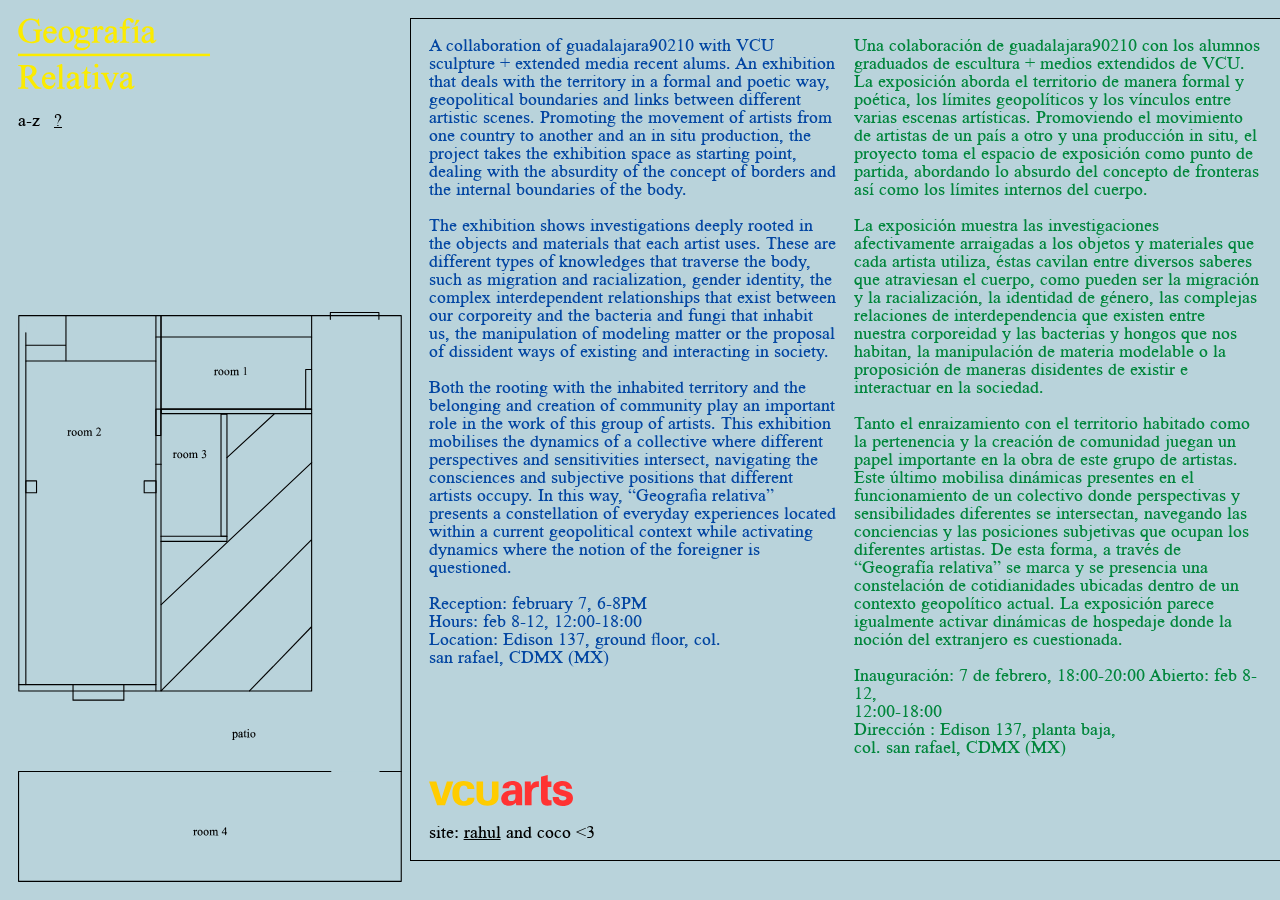
<file: about.html>
<!DOCTYPE html>
<html>
<head>
  <title>Geografia Relativa | ?</title>
  <meta charset="utf-8">
  <meta name="viewport" content="width=device-width, initial-scale=1">

  <link rel="apple-touch-icon" sizes="180x180" href="img/favicon/apple-touch-icon.png">
  <link rel="icon" type="image/png" sizes="32x32" href="img/favicon/favicon-32x32.png">
  <link rel="icon" type="image/png" sizes="16x16" href="img/favicon/favicon-16x16.png">
  <link rel="manifest" href="img/favicon/site.webmanifest">
  <link rel="mask-icon" href="img/favicon/safari-pinned-tab.svg" color="#5bbad5">
  <link rel="shortcut icon" href="img/favicon/favicon.ico">
  <meta name="msapplication-TileColor" content="#da532c">
  <meta name="msapplication-config" content="img/favicon/browserconfig.xml">
  <meta name="theme-color" content="#ffffff">

  <link rel="stylesheet" type="text/css" href="css/main.css">
</head>
<body class="room">
  <header>
    <a href="index.html" id="home_link">
      <svg id="main_logo" version="1.1" id="Layer_1" xmlns="http://www.w3.org/2000/svg" xmlns:xlink="http://www.w3.org/1999/xlink" x="0px" y="0px"
       viewBox="0 0 1312 491.2" style="enable-background:new 0 0 1312 491.2;" xml:space="preserve">
        <style type="text/css">
          .logo_element{fill:#FBEB00;}
        </style>
        <g>
          <path class="logo_element" d="M105.2,79h56.9c2.1,0,3.7,1.8,3.7,3.7s-1.6,3.5-3.7,3.5h-0.7c-5.5,0-9.2,1.9-11.2,5.5
            c-1.3,2.7-2.3,8.1-2.3,16.5v42.5c0,4.2-2.1,8-5.9,10c-9.1,5-12.9,5.7-21.6,7.9c-8.8,2.5-18.7,3.6-29.5,3.6c-30.9,0-54.9-10-71-30
            c-12.2-15-18.1-32.5-18.1-51.9c0-14.2,3.2-27.9,10-40.8C19.9,34,31.2,22,45.3,13.7C57.1,6.8,71.2,3.2,87,3.2
            c5.9,0,11.3,0.5,16.2,1.6c4.8,1,11.6,3.1,20.3,6.2c5.3,2,7.4,2.5,8.1,2.5c1.1,0,1.9-0.5,2.6-1.6c0.7-1,1.4-0.8,1.7-5.3
            c0.2-1.9,1.8-3.5,3.5-3.5h0.5c1.7,0,3.3,1.6,3.6,3.5l3.7,45.6c0.1,2.1-1.6,3.9-3.6,3.9c-1.8,0-3.1-1.1-3.7-2.5l-0.6-2.3
            c-2.3-6.6-3.6-8.8-6.7-13.7c-4.8-5.3-12.2-12.4-19.5-18.3c-6.9-3.3-14.8-5.1-23.8-5.1c-19.7,0-34.6,7.9-45,23.4
            c-8.5,13.1-13,29.1-13,47.4c0,14.9,3,28.7,8.8,40.8c5.6,12.2,13.1,21.1,22.4,26.9c9.1,5.7,18.7,8.6,28.4,8.6
            c5.7,0,11.2-0.8,16.5-2.3c3.3-0.7,6.4-2,9.7-3.2c2.1-3.1,3.9-7.4,5.1-12.7v-35.1c0-9.7-0.8-13.5-1.7-15.2c-1.1-2.1-2.7-3.7-4.9-4.9
            c-2.5-1.1-3.3-1.9-9.6-1.9h-1.1c-1.9,0-3.6-1.6-3.6-3.5S103.3,79,105.2,79z"/>
          <path class="logo_element" d="M212.6,103.3c-8.7,0.6-16.1,1.7-19.2,8.1c-1.1,2.4,0.4,11.3,1.4,13.8c1.7,4.5,4.2,8.6,7,12.2
            c7.5,8.6,16.2,12.9,26.3,12.9c6.6,0,12.4-1.9,17.2-5.5c4.9-3.6,7.5-6.1,10.9-15l0.6-1.4c0.8-2,3.5-2.9,5.4-1.7
            c1.2,0.7,1.8,2.3,1.6,3.7l-0.2,1.8c-1.7,10.9-6,17.5-13.8,26.3c-8,9-18.1,13.5-30.3,13.5c-13.1,0-24.4-5.1-33.8-15.4
            c-9.2-10-13.8-23.9-13.8-40.8c0-18.4,4.8-33,14.2-43.3c9.7-10.4,21.7-15.6,36.1-15.6c12.2,0,22.4,4.1,30.3,12.2
            c2.4,2.5,4.5,5.3,6.2,8.4l0.4,0.5c0,0.1,0,0.2,0.1,0.4c3.3,6.7,5,14.3,5,23.2c0,0.4,0.4,1.2,0,1.4
            C255,111.7,225.4,102.3,212.6,103.3z M226.7,71.3c-3.5-2.4-7.3-3.5-11.2-3.5c-6,0-11.5,2.3-16.1,6.9c-1.4,1.4-2.6,2.9-3.6,4.4
            c-2.3,3.3-1.4,7.9,1.6,10.4c0,0,0,0.1,0.1,0.1c2.9,2.4,6.4,3.5,10.1,3.5h21.7c0.2,0,0.5,0,0.7,0c1.7-0.4,3-0.7,4.1-1.1
            c1.7-0.7,2.6-2.3,2.4-3.9c-0.4-3.2-1-5.7-1.8-7.3C233,76.8,230.3,73.5,226.7,71.3z"/>
          <path class="logo_element" d="M382.6,112.1c0,9.7-2.4,19.7-7,29.6c-4.7,10-11.2,17.7-19.6,22.8c-8.1,5.1-17.5,7.6-27.6,7.6
            c-16.6,0-29.8-6.6-39.6-19.8c-8.2-11.1-12.3-23.5-12.3-37.4c0-9.9,2.5-20.1,7.4-29.8c5-9.9,11.7-17.3,19.8-22.1
            c8.1-4.7,17-7.2,25.9-7.2c16.6,0,30.1,6.4,40.1,19C378.3,85.6,382.6,98.1,382.6,112.1z M350.9,152.2c4.8-5.9,7.2-16.4,7.2-31.2
            c0-0.1,0-0.2,0-0.4c-0.1-17.3-5.7-34-16.2-47.8l-0.1-0.1c-1.2-1.7-2.9-3-4.7-4.1c-3.3-1.6-6.9-2.4-11-2.4c-3.8,0-7.8,1.1-11.7,3.5
            c-3.9,2.3-7.2,6.3-9.7,12.2c-2.4,6-3.7,13.7-3.7,23.3c0,15.2,3.1,28.5,9.2,39.5c6,11,13.5,16.2,23.3,16.2
            C340.6,161,346.3,158.2,350.9,152.2z"/>
          <path class="logo_element" d="M446.3,219.3c-5,1-10.1,1.4-15.9,1.4c-15,0-28.2-3.5-38.7-10.4c-6.3-4.1-9.4-8.6-9.4-13.4c0-2,0.5-4.1,1.4-6.1
            c1.4-3,4.1-7.2,8.4-12.3c0.2-0.4,1.2-1.4,5.7-6.3c1-2.4,1.9-5.4,1.7-7.4c-1.8-1.2-3-2.5-3.9-3.6c-2-2.3-3-4.8-3-7.4
            c0-3,1.2-6.4,3.6-10.3c1.4-2.5,4.3-5.6,8.1-9.2c1.3-3.2,1.4-6.3,0.5-9.1c-3.5-2.5-6.1-5.6-8.2-9.2c-3.7-5.8-5.6-12.7-5.6-19.7
            c0-10.9,4.2-20.4,12.5-28.3c8.1-7.9,18.9-11.8,31.5-11.8c9.9,0,18.6,2.4,26,6.9c0.7,0.1,1.4,0.4,2.1,0.5h21c4.5,0,5.7,0.1,6.2,0.5
            c0.8,0.2,1.6,0.7,1.9,1.6c0.6,1,1,2.4,1,4.4c0,2.4-0.4,3.8-0.8,4.9c-0.5,0.7-1.1,1.2-1.8,1.6c-0.7,0.4-1.8,0.5-6.4,0.5h-9.4
            c-0.4,0.6-0.5,1.2-0.5,2.1c2.6,5.1,3.9,11.1,3.9,17.8c0,10.4-3.9,19.3-11.8,26.6c-7.9,7.4-18.6,11-31.9,11c-4.3,0-9-0.5-13.5-1.6
            c-1.4,0.1-2.6,0.5-3.9,1c-2,2-3.6,3.8-4.4,5.4c-1.1,2-1.6,3.7-1.6,5c0,1,0.5,1.9,1.4,2.9c0.8,0.6,2.5,1.7,6.8,2.3
            c2,0.4,7.5,0.5,16.1,0.8c16.2,0.4,26.5,1,31.4,1.6c7.5,1.1,13.5,3.9,18,8.5c4.5,4.7,6.9,10.4,6.9,17.2c0,9.1-4.2,17.8-12.9,25.7
            c-7.4,7-16.4,11.9-26.7,14.8L446.3,219.3z M409.1,172.8c-1.9,2.4-3.5,4.8-4.5,6.8c-1.8,3.1-2.7,6.1-2.7,8.8c0,3.1,2.1,6,6.2,8.6
            c0.1,0,0.1,0,0.2,0.1c1.2,0.7,2.3,1.2,3.3,1.8c7.4,3.3,17.2,5,29.2,5c13.7,0,23.9-2.4,30.2-7c6.3-4.8,9.4-9.7,9.4-14.7
            c0-3.6-1.7-6-5-7.4c-3.9-1.7-11.8-2.6-23.6-3c-12.7-0.2-23.4-1-31.9-1.7C415.6,170.7,411.9,171.6,409.1,172.8z M423.9,91.9
            c0,10.1,2.1,18.4,6.6,24c3.3,4.2,7.3,6.2,12.3,6.2c4.8,0,8.5-1.8,11.7-5.4c3-3.6,4.5-9.4,4.5-17.3c0-10.4-2.3-18.5-6.7-24.4
            c-3.2-4.3-7.2-6.3-12.2-6.3c-4.7,0-8.4,1.9-11.6,5.6C425.4,78.1,423.9,84,423.9,91.9z"/>
          <path class="logo_element" d="M559.8,56.7c2.4-1,4.8-1.4,7-1.4c4.7,0,8.6,1.4,11.7,4.3c3.1,2.9,4.7,6.3,4.7,10.1c0,3.3-1.2,6.3-3.5,8.7
            c-2.3,2.4-5.1,3.6-8.2,3.6s-6.4-1.4-10.1-4.4c-4.1-3.2-6-3.7-6.7-3.7c-1,0-2.1,0.7-3.6,1.9c-0.4,0.4-0.6,0.6-1,1
            c-3.5,3.6-6,8.1-7.2,13c-0.6,2.4-1.2,5-1.7,7.8c-0.5,2.3-0.6,4.8-0.6,7.2v37.4c0,5.7,0.6,10,2,12.9c0.8,1.8,2.5,3.3,4.8,4.7
            c2.4,1.3,2.9,1.7,7.4,1.7l1.1,0.1c1.9,0,3.5,1.7,3.5,3.6s-1.7,3.6-3.7,3.6h-50.6c-1.9,0-3.5-1.6-3.5-3.6c0-1.9,1.6-3.5,3.5-3.5
            l0.5-0.1c5.3,0,6.4-0.7,8.8-2.3c1.7-1.1,2.9-2.7,3.6-5.1c0.1-0.7,0.5-3,0.5-11v-41.5c0-15.4-0.4-20.5-0.7-22.1
            c-0.5-2-1.2-3.5-2.3-4.4c-1.2-0.8-2.5-1.3-4.3-1.3c-2.1,0-1.9-0.5-4.8,0.6l-0.6,0.2c-2,0.7-4.2-0.4-4.8-2.4
            c-0.5-1.8,0.4-3.7,2.1-4.3L534,55.3c3.7,0,6.7,3,6.7,6.6v6.7c0,1.8,1.9,2.9,3.3,1.9c0.1,0,0.1,0,0.1,0c3.8-5.3,7.6-9.1,11.7-11.7
            L559.8,56.7z"/>
          <path class="logo_element" d="M691.9,149.8v3c0,0.6-0.4,1.2-0.6,1.7l-0.8,1.1c-6.1,8.1-10.9,12.1-16.7,14.8c-0.1,0.1-0.5,0.1-0.6,0.4
            L672,171c-2.3,1-4.5,1.4-7,1.4c-4.2,0-7.8-1.4-10.3-4.4c-1.4-1.8-2.4-4.1-3.1-6.9c-1.7-1-4.3-1-7.6,0.1c-6,4.8-10,7.4-12.1,8.5
            c-4.4,1.8-9.2,2.9-14.1,2.9c-8,0-14.3-2.6-19.6-8.1c-5-5.4-7.8-12.3-7.8-21.1c0-5.6,1.2-10.4,3.8-14.6c3.3-5.4,9.3-10.6,17.4-15.6
            c7.8-4.5,21-10.4,39.2-17.1v-3.1c0-10.3-1.6-17.4-4.8-21.4c-3.2-3.7-7.8-5.4-13.8-5.4c-4.7,0-8.2,1.1-11,3.5
            c-2.7,2.6-3.9,5-3.9,8.2l0.2,6.7c0,4.2-1.2,7.4-3.2,9.7c-2.3,2.3-4.9,3.3-8.4,3.3c-3.3,0-6.1-1.2-8.2-3.6c-2-2.4-3.1-5.6-3.1-9.4
            c0-7.2,3.8-13.8,11-19.6c7.2-6,17.2-8.8,30.1-8.8c9.8,0,18,1.6,24.2,4.9c4.9,2.5,8.6,6.7,11,12.2c1.4,3.6,2.3,10.6,2.3,21.3v36.9
            c0,10.3,0.1,16.5,0.6,18.7c0.4,2.6,1.1,3.6,1.4,3.8c0.6,0.5,1.3,0.8,2.3,0.8s1.7-0.2,2.6-0.7c1.4-0.8,2.4-1.4,7.2-6.2
            C688.9,146.1,691.9,147.3,691.9,149.8z M618.1,150.9c3.1,3.5,6.6,5.1,10.5,5.1c3.6,0,7.5-1.6,12.4-4.3c4.4-4.9,8-11.3,9.9-17.8
            v-19.1c-1.1-3.3-3-5.6-4.8-6.6c-7.9,3.5-13.6,5.8-16.2,7.4c-5.9,3.3-10.4,6.8-12.8,10.4c-2.5,3.5-3.9,7.4-3.9,11.6
            C613.2,142.9,614.9,147.3,618.1,150.9z"/>
          <path class="logo_element" d="M790.4,21.1c0,2.7-1.2,5.3-3.5,7.6c-2.3,2.3-4.8,3.5-7.5,3.5c-2,0-4.2-0.7-6.4-2.1c-2.1-1.4-4.7-4.3-7.6-8.7
            c-2.7-4.1-5.4-6.8-7.5-8.1c-2.1-1.3-4.7-2-7.4-2c-3.2,0-6,0.8-8.2,2.6c-2.1,1.7-3.8,4.4-4.8,8.1c-1.1,3.8-1.7,14.1-1.7,30.6V58
            c0.5,0.4,1.1,0.6,1.8,0.8h20.2c3.1,0,5.6,2.5,5.6,5.6s-2.5,5.6-5.6,5.6h-9.6c-3.1,0-5.8,1.6-7.4,4.2c-1.6,2.5-3,6-4.1,9.9
            c-0.6,2.4-1,4.9-1,7.4V139c0,11.9,1.7,16.4,3,18c2.6,3.1,6.1,4.5,10.5,4.5h7.5c1.9,0,3.6,1.6,3.6,3.6c0,1.9-1.7,3.5-3.6,3.5h-59.6
            c-2,0-3.6-1.6-3.6-3.5c0-2,1.6-3.6,3.6-3.6h2.6c2.9,0,5.5-0.7,7.8-2.1c2.4-1.3,3.9-3.2,4.8-5.5c1-2.5,1.3-7.5,1.3-14.9v-50
            c0-2-0.1-4.2-0.6-6.2c-0.6-2.7-1.3-5.1-2.1-7.2c-1.3-3.3-4.5-5.5-8.1-5.5h-4.3c-3.1,0-5.6-2.5-5.6-5.6s2.5-5.6,5.6-5.6h14.6
            c0.2-0.1,0.5-0.2,0.6-0.4v-5.3c0-10.9,1.8-20.2,5.4-27.7c3.5-7.5,9-13.8,16.1-18.5c7.3-4.7,15.5-7,24.6-7c8.4,0,16.2,2.7,23.4,8.2
            C787.9,12.1,790.4,16.4,790.4,21.1z"/>
          <path class="logo_element" d="M826.8,20.6L799.1,53c-0.4,0.5-1,0.8-1.7,0.8l0,0c-1.5,0-2.6-1.5-2.1-2.9L806,15.6c0.5-1.7,2.1-2.9,3.9-2.9
            h13.2C827.2,12.6,829.5,17.5,826.8,20.6z"/>
          <path class="logo_element" d="M943.7,149.8v3c0,0.6-0.4,1.2-0.6,1.7l-0.8,1.1c-6.1,8.1-10.9,12.1-16.7,14.8c-0.1,0.1-0.5,0.1-0.6,0.4
            l-1.1,0.2c-2.3,1-4.5,1.4-7,1.4c-4.2,0-7.8-1.4-10.3-4.4c-1.4-1.8-2.4-4.1-3.1-6.9c-1.7-1-4.3-1-7.6,0.1c-6,4.8-10,7.4-12.1,8.5
            c-4.4,1.8-9.2,2.9-14.1,2.9c-8,0-14.3-2.6-19.6-8.1c-5-5.4-7.8-12.3-7.8-21.1c0-5.6,1.2-10.4,3.8-14.6c3.3-5.4,9.3-10.6,17.4-15.6
            c7.8-4.5,21-10.4,39.2-17.1v-3.1c0-10.3-1.6-17.4-4.8-21.4c-3.2-3.7-7.8-5.4-13.8-5.4c-4.7,0-8.2,1.1-11,3.5
            c-2.7,2.6-3.9,5-3.9,8.2l0.2,6.7c0,4.2-1.2,7.4-3.2,9.7c-2.3,2.3-4.9,3.3-8.4,3.3c-3.3,0-6.1-1.2-8.2-3.6c-2-2.4-3.1-5.6-3.1-9.4
            c0-7.2,3.8-13.8,11-19.6c7.2-6,17.2-8.8,30.1-8.8c9.8,0,18,1.6,24.2,4.9c4.9,2.5,8.6,6.7,11,12.2c1.4,3.6,2.3,10.6,2.3,21.3v36.9
            c0,10.3,0.1,16.5,0.6,18.7c0.4,2.6,1.1,3.6,1.4,3.8c0.6,0.5,1.3,0.8,2.3,0.8s1.7-0.2,2.6-0.7c1.4-0.8,2.4-1.4,7.2-6.2
            C940.7,146.1,943.7,147.3,943.7,149.8z M869.9,150.9c3.1,3.5,6.6,5.1,10.5,5.1c3.6,0,7.5-1.6,12.4-4.3c4.4-4.9,8-11.3,9.9-17.8
            v-19.1c-1.1-3.3-3-5.6-4.8-6.6c-7.9,3.5-13.6,5.8-16.2,7.4c-5.8,3.3-10.4,6.8-12.8,10.4c-2.5,3.5-3.9,7.4-3.9,11.6
            C865.1,142.9,866.7,147.3,869.9,150.9z"/>
          <path class="logo_element" d="M157.8,474.6c1.9,0.2,3.3,1.9,3.3,3.6c0,2-1.8,3.8-3.8,3.8H122c-3.5,0-6.7-1.8-8.7-4.4l-42-58
            c-5-5.7-9.3-9.8-12.2-11.8c-2,0.1-3.9,0.1-5.5,0.1c-1,0-2.1,0-3.3,0c-0.7,0-1.3-0.1-1.9-0.1c0,0.2-0.2,0.5-0.2,0.7v43.9
            c0,12.1,1.7,16.4,2.9,17.7c2.7,3.2,6.8,4.8,12.4,4.8h3.9c2,0,3.7,1.7,3.7,3.5c0,2.1-1.7,3.7-3.7,3.7H3.7c-2.1,0-3.7-1.6-3.7-3.7
            c0-1.8,1.6-3.5,3.7-3.5h3.7c6.2,0,10.6-1.9,13.3-6c1.1-1.4,2.1-5.6,2.1-16.5V349.7c0-12.1-1.6-16.4-2.9-17.8
            c-2.6-3.1-6.9-4.7-12.5-4.7H3.7c-2.1,0-3.7-1.7-3.7-3.6c0-2,1.6-3.6,3.7-3.6h55.8c17,0,29.6,1.2,37.6,3.8
            c8.2,2.5,15.4,7.3,21.1,13.8c5.9,7,8.7,15.3,8.7,24.6c0,10.1-3.3,19-9.8,26.5c-3.7,4.1-8.6,7.5-14.4,10.4
            c-4.8,4.4-6.3,11.3-4.2,18.4l22,30.3c7.3,10.3,13.6,17.2,18.7,20.5c5.3,3.3,8.5,4.9,16.8,5.8L157.8,474.6z M50.5,397.3h0.2
            c1,0.2,1.9,0.2,2.5,0.2c14.7,0,26-3.2,33.4-9.6c7.3-6.3,11.1-14.4,11.1-24.1c0-9.4-3-17.2-9-23.3c-6-5.8-13.8-8.8-23.8-8.8
            c-6.3,0-11.8,3.9-14.2,9.7c0,0.1,0,0.1-0.1,0.4c-1.8,4.5-2.6,9.3-2.6,14.2v38.4c0,0.4,0,0.7,0.2,1
            C48.5,396.6,49.4,397.3,50.5,397.3z"/>
          <path class="logo_element" d="M204.1,416.7c-8.7,0.6-16.1,1.7-19.2,8.1c-1.1,2.4,0.4,11.3,1.4,13.8c1.7,4.5,4.2,8.6,7,12.2
            c7.5,8.6,16.2,12.9,26.3,12.9c6.6,0,12.4-1.9,17.2-5.5c4.9-3.6,7.5-6.1,10.9-15l0.6-1.4c0.8-2,3.5-2.9,5.4-1.7
            c1.2,0.7,1.8,2.3,1.6,3.7l-0.2,1.8c-1.7,10.9-6,17.5-13.8,26.3c-8,9-18.1,13.5-30.3,13.5c-13.1,0-24.4-5.1-33.8-15.4
            c-9.2-10-13.8-23.9-13.8-40.8c0-18.4,4.8-33,14.2-43.3c9.7-10.4,21.7-15.6,36.1-15.6c12.2,0,22.4,4.1,30.3,12.2
            c2.4,2.5,4.5,5.3,6.2,8.4l0.4,0.5c0,0.1,0,0.2,0.1,0.4c3.3,6.7,5,14.3,5,23.2c0,0.4,0.4,1.2,0,1.4
            C246.5,425.1,216.9,415.7,204.1,416.7z M218.2,384.7c-3.5-2.4-7.3-3.5-11.2-3.5c-6,0-11.5,2.3-16.1,6.9c-1.4,1.4-2.6,2.9-3.6,4.4
            c-2.3,3.3-1.4,7.9,1.6,10.4c0,0,0,0.1,0.1,0.1c2.9,2.4,6.4,3.5,10.1,3.5h21.7c0.2,0,0.5,0,0.7,0c1.7-0.4,3-0.7,4.1-1.1
            c1.7-0.7,2.6-2.3,2.4-3.9c-0.4-3.2-1-5.7-1.8-7.3C224.5,390.2,221.8,386.9,218.2,384.7z"/>
          <path class="logo_element" d="M316.7,474.9c1.9,0,3.5,1.7,3.5,3.6s-1.6,3.5-3.5,3.5h-48.1c-1.9,0-3.5-1.6-3.5-3.5c0-2,1.6-3.6,3.5-3.6h0.8
            c5.7,0,5.4-0.7,6.4-1.3c1.4-0.8,2.6-2.3,3.6-4.3c1-2.1,1.3-6.4,1.3-12.9v-96.8c0-11.9-0.2-19.3-0.7-22c-0.5-2.4-1.2-4.1-2.1-4.9
            c-1-0.7-2.1-1.2-3.7-1.2c-1.8,0-1.7-0.4-4.7,0.8l-0.6,0.2c-1.8,0.7-3.8-0.1-4.7-1.8c-1-1.9,0-4.3,1.9-5l29.8-12.3
            c3.8,0,6.9,3.1,6.9,6.9v136c0,8.1,0.7,11.3,1.3,12.8c0.8,1.9,2.1,3.3,3.9,4.3c1.2,0.7,0.4,1.4,6.9,1.4H316.7z"/>
          <path class="logo_element" d="M432.4,463.2v3c0,0.6-0.4,1.2-0.6,1.7l-0.8,1.1c-6.1,8.1-10.9,12.1-16.7,14.8c-0.1,0.1-0.5,0.1-0.6,0.4
            l-1.1,0.2c-2.3,1-4.5,1.4-7,1.4c-4.2,0-7.8-1.4-10.3-4.4c-1.4-1.8-2.4-4.1-3.1-6.9c-1.7-1-4.3-1-7.6,0.1c-6,4.8-10,7.4-12.1,8.5
            c-4.4,1.8-9.2,2.9-14.1,2.9c-8,0-14.3-2.6-19.6-8.1c-5-5.4-7.8-12.3-7.8-21.1c0-5.6,1.2-10.4,3.8-14.6c3.3-5.4,9.3-10.6,17.4-15.6
            c7.8-4.5,21-10.4,39.2-17.1v-3.1c0-10.3-1.6-17.4-4.8-21.4c-3.2-3.7-7.8-5.4-13.8-5.4c-4.7,0-8.2,1.1-11,3.5
            c-2.7,2.6-3.9,5-3.9,8.2l0.2,6.7c0,4.2-1.2,7.4-3.2,9.7c-2.3,2.3-4.9,3.3-8.4,3.3c-3.3,0-6.1-1.2-8.2-3.6c-2-2.4-3.1-5.6-3.1-9.4
            c0-7.2,3.8-13.8,11-19.6c7.2-6,17.2-8.8,30.1-8.8c9.8,0,18,1.6,24.2,4.9c4.9,2.5,8.6,6.7,11,12.2c1.4,3.6,2.3,10.6,2.3,21.3v36.9
            c0,10.3,0.1,16.5,0.6,18.7c0.4,2.6,1.1,3.6,1.4,3.8c0.6,0.5,1.3,0.8,2.3,0.8s1.7-0.2,2.6-0.7c1.4-0.8,2.4-1.4,7.2-6.2
            C429.4,459.5,432.4,460.7,432.4,463.2z M358.6,464.3c3.1,3.5,6.6,5.1,10.5,5.1c3.6,0,7.5-1.6,12.4-4.3c4.4-4.9,8-11.3,9.9-17.8
            v-19.1c-1.1-3.3-3-5.6-4.8-6.6c-7.9,3.5-13.6,5.8-16.2,7.4c-5.8,3.3-10.4,6.8-12.8,10.4c-2.5,3.5-3.9,7.4-3.9,11.6
            C353.7,456.3,355.4,460.7,358.6,464.3z"/>
          <path class="logo_element" d="M451.6,380c-0.1-0.5-0.6-0.6-1.1-0.6c0,0-12.4-0.1-14.4-0.1c-0.2,0-0.6,0-1,0c-1.7-0.1-2.9-1.4-2.7-3.1V375
            c0-1.6,1.2-2.9,2.9-2.9c2.7-0.7,3.3-0.7,6.2-1.7c3.2-0.8,6.1-2.6,8.4-5.1c3.3-3.6,9.2-10.7,13.3-20.9c1.1-2.5,2.5-7.8,3.3-10.1
            c0.4-1.3,1.4-1.9,2.5-2c1.7,0,2.9,1.2,3,2.6c0,2.7,0.2,6.2,0.2,6.8v17.9c0,0.2,0,0.5,0.1,0.6c1.9,4.9,6.6,7.9,11.7,7.9h8.1
            c3,0,5.6,2.5,5.6,5.7c0,3-2.6,5.6-5.6,5.6h-11.6c-0.5,0-4.8,0.1-5,0.4c-2.7,2.5-2,7.8-2.9,14.3c-0.4,2.6-0.5,5.4-0.5,7.9v46.8
            c0,6.6,0.8,11.1,2.7,13.4c1.8,2.1,3.9,3.1,6.7,3.1c2.3,0,4.7-0.7,6.8-2.1c1.7-1.1,3-2.5,4.2-4.4c0.7-1.3,2.1-2,3.7-1.8
            c2.4,0.4,3.9,2.7,3,5l-0.5,1.3c-4.3,7.9-4.9,8.5-10,12.5c-5.5,4.1-11,6.2-16.7,6.2c-3.9,0-7.8-1.1-11.5-3.2
            c-3.7-2.1-6.6-5.4-8.4-9.4c-1.7-3.9-2.6-9.9-2.6-18c0,0,1.6-31.3,1.9-41.5C451.7,402.2,453.5,387.2,451.6,380z"/>
          <path class="logo_element" d="M562.4,474.9v7h-55.2v-7h1.3c6.2,0,8.8-0.7,9.9-1.3c1.6-1,2.9-2.4,3.7-4.4c1-2.1,1.6-6.6,1.6-13v-41.5
            c0-11.6-0.4-19.1-1.1-22.4c-0.5-2.1-1.2-3.6-2.1-4.4c-0.8-0.7-2.1-1.2-3.9-1.2c-1.9,0-1.4-0.4-4.4,0.7l-1,0.4
            c-1.9,0.6-3.9-0.4-4.7-2.3c-0.8-1.9,0.1-4.1,2-4.8l30.6-12.4c3.8,0,6.9,3,6.9,6.8v81.2c0,8.1,0.7,11.5,1.3,12.9
            c0.8,2,2.1,3.5,3.8,4.4c1.1,0.6,3.8,1.4,9.8,1.4H562.4z M525.4,334.5c-2.6-2.6-3.9-5.7-3.9-9.4c0-3.7,1.3-6.8,3.8-9.4
            c2.6-2.6,5.8-3.9,9.6-3.9c3.7,0,6.8,1.3,9.4,3.9c2.6,2.6,3.9,5.7,3.9,9.4c0,3.7-1.3,6.8-3.9,9.4c-2.5,2.6-5.7,3.9-9.4,3.9
            C531.1,338.5,528,337.1,525.4,334.5z"/>
          <path class="logo_element" d="M568.1,381.7c-1.8-0.5-3.1-2.1-3.1-3.9c0-2.3,1.8-4.1,4.1-4.1h47.4c2.1,0,3.8,1.7,3.8,3.8
            c0,1.9-1.7,3.7-3.8,3.7h-1.1c-2.7,0-4.8,0.5-6.2,1.8c-1.3,1.3-2,3-2,5.3c0,2.6,0.8,5.7,2.5,9.4l15.9,37.6c0.8,2.1,2.4,3.9,4.5,5.1
            c3.3,1.4,6.6,1,9.7-1.4c1.2-1.1,2.1-2.5,2.7-3.9l16.2-39.6c1.8-4.4,2.6-7.6,2.6-9.8c0-0.8-0.2-1.3-0.5-1.8v-0.1h-0.2
            c-0.6-1.1-1.4-1.7-2.6-2c-0.7-0.4,0-0.6-5-0.6h-0.7c-1.9,0-3.6-1.7-3.6-3.6c0-2.1,1.7-3.8,3.6-3.8h32.6c1.7,0,3,1.3,3,3v1.4
            c0,1.7-1.3,3-3,2.7c-4.9,0.5-5.4,1.7-6.2,2.5c-2.6,2.3-5,6.2-7.4,11.6l-38.4,93c-0.7,2-2.5,3.2-4.7,3.2s-3.9-1.2-4.8-3.2
            l-38.8-91.6c-1.8-4.1-3.3-7.2-4.9-9c-1.3-1.7-3.1-3-5.3-4.1c-0.2-0.2-0.6-0.4-1-0.5L568.1,381.7z"/>
          <path class="logo_element" d="M795,463.2v3c0,0.6-0.4,1.2-0.6,1.7l-0.8,1.1c-6.1,8.1-10.9,12.1-16.7,14.8c-0.1,0.1-0.5,0.1-0.6,0.4l-1.1,0.2
            c-2.3,1-4.5,1.4-7,1.4c-4.2,0-7.8-1.4-10.3-4.4c-1.4-1.8-2.4-4.1-3.1-6.9c-1.7-1-4.3-1-7.6,0.1c-6,4.8-10,7.4-12.1,8.5
            c-4.4,1.8-9.2,2.9-14.1,2.9c-8,0-14.3-2.6-19.6-8.1c-5-5.4-7.8-12.3-7.8-21.1c0-5.6,1.2-10.4,3.8-14.6c3.3-5.4,9.3-10.6,17.4-15.6
            c7.8-4.5,21-10.4,39.2-17.1v-3.1c0-10.3-1.6-17.4-4.8-21.4c-3.2-3.7-7.8-5.4-13.8-5.4c-4.7,0-8.2,1.1-11,3.5
            c-2.7,2.6-3.9,5-3.9,8.2l0.2,6.7c0,4.2-1.2,7.4-3.2,9.7c-2.3,2.3-4.9,3.3-8.4,3.3c-3.3,0-6.1-1.2-8.2-3.6c-2-2.4-3.1-5.6-3.1-9.4
            c0-7.2,3.8-13.8,11-19.6c7.2-6,17.2-8.8,30.1-8.8c9.8,0,18,1.6,24.2,4.9c4.9,2.5,8.6,6.7,11,12.2c1.4,3.6,2.3,10.6,2.3,21.3v36.9
            c0,10.3,0.1,16.5,0.6,18.7c0.4,2.6,1.1,3.6,1.4,3.8c0.6,0.5,1.3,0.8,2.3,0.8s1.7-0.2,2.6-0.7c1.4-0.8,2.4-1.4,7.2-6.2
            C792,459.5,795,460.7,795,463.2z M721.2,464.3c3.1,3.5,6.6,5.1,10.5,5.1c3.6,0,7.5-1.6,12.4-4.3c4.4-4.9,8-11.3,9.9-17.8v-19.1
            c-1.1-3.3-3-5.6-4.8-6.6c-7.9,3.5-13.6,5.8-16.2,7.4c-5.9,3.3-10.4,6.8-12.8,10.4c-2.5,3.5-3.9,7.4-3.9,11.6
            C716.3,456.3,718,460.7,721.2,464.3z"/>
          <path class="logo_element" d="M834.6,163.4v4.2c0,0.8-0.6,1.4-1.4,1.4h-52.3c-0.8,0-1.4-0.6-1.4-1.4V162h1.3c6.2,0,8.8-0.7,9.9-1.3
            c1.6-1,2.9-2.4,3.7-4.4c1-2.1,1.6-6.6,1.6-13v-41.5c0-11.6-0.4-19.1-1.1-22.4c-0.5-2.1-1.2-3.6-2.1-4.4c-0.8-0.7-2.1-1.2-3.9-1.2
            c-1.9,0-1.4-0.4-4.4,0.7l-1,0.4c-1.9,0.6-3.9-0.4-4.7-2.3c-0.8-1.9,0.1-4.1,2-4.8L811,55.3c0.2-0.1,0.4-0.1,0.6-0.1
            c3.7,0.2,6.6,3.1,6.6,6.8v81.2c0,8.1,0.7,11.5,1.3,12.9c0.8,2,2.1,3.5,3.8,4.4c1.1,0.6,3.8,1.4,9.8,1.4l0,0
            C834,162,834.6,162.6,834.6,163.4z"/>
          <rect y="243.5" class="logo_element" width="1312" height="17"/>
        </g>
      </svg>
    </a> 
    <nav>
      <a class="nav_link" href="artists.html">a-z</a>
      <a class="nav_link selected" href="about.html">?</a>
    </nav>
    <div id="map_container">
        <svg version="1.1" id="Layer_1" xmlns="http://www.w3.org/2000/svg" xmlns:xlink="http://www.w3.org/1999/xlink" x="0px" y="0px"
       viewBox="0 0 1048 1555.4" style="enable-background:new 0 0 1048 1555.4;" xml:space="preserve">
        <style type="text/css">
          .st0{fill:none;}
          .st3{fill:#b9d3db;}
          .st1{fill:#000000;}
          .st2{fill:none;stroke:#000000;stroke-width:3;stroke-linecap:round;stroke-linejoin:round;}
        </style>
        <a href="room1.html" id="room_1">
          <polygon class="st3" points="376.4,68.2 376.4,9.9 21.9,9.9 21.9,265.1 360.6,265.1 360.6,265.2 801.4,265.2 801.4,68.2  "/>
          <g>
            <path class="st1" d="M542.7,157.3c0.3-0.1,0.6-0.2,0.9-0.2c0.6,0,1.1,0.2,1.6,0.6c0.4,0.3,0.6,0.8,0.6,1.4c0,0.4-0.2,0.9-0.5,1.2
              s-0.7,0.5-1.1,0.5c-0.5,0-1-0.2-1.4-0.6c-0.5-0.4-0.8-0.5-0.9-0.5c-0.2,0-0.3,0.1-0.5,0.3l-0.1,0.1c-0.5,0.5-0.8,1.1-1,1.8
              c-0.1,0.3-0.2,0.7-0.2,1c-0.1,0.3-0.1,0.7-0.1,1v5c0,0.6,0.1,1.2,0.3,1.7c0.3,0.6,1,0.9,1.6,0.9h0.1c0.3,0,0.5,0.2,0.5,0.5
              s-0.2,0.5-0.5,0.5h-6.8c-0.3,0-0.5-0.2-0.5-0.5s0.2-0.5,0.5-0.5h0.1c0.4,0.1,0.8-0.1,1.2-0.3c0.2-0.2,0.4-0.4,0.5-0.7
              c0.1-0.5,0.1-1,0.1-1.5v-5.6c0-1,0-2-0.1-2.9c0-0.2-0.1-0.4-0.3-0.6c-0.2-0.1-0.4-0.2-0.6-0.2c-0.2,0-0.4,0-0.6,0.1h-0.1
              c-0.3,0.1-0.5,0-0.6-0.3l0,0c-0.1-0.2,0.1-0.5,0.3-0.6l4.1-1.7c0.5,0,0.9,0.4,0.9,0.9v0.9c0,0.2,0.1,0.3,0.3,0.3
              c0.1,0,0.1,0,0.2,0l0,0c0.4-0.6,0.9-1.1,1.6-1.6L542.7,157.3z"/>
            <path class="st1" d="M560.8,164.7c0,1.4-0.3,2.8-0.9,4c-0.6,1.2-1.5,2.3-2.6,3s-2.4,1-3.7,1c-2.1,0.1-4.1-0.9-5.3-2.6
              c-1.1-1.4-1.7-3.2-1.7-5c0-1.4,0.4-2.8,1-4s1.5-2.2,2.7-2.9c1-0.6,2.2-1,3.5-1c2.1-0.1,4.1,0.9,5.4,2.5
              C560.3,161.1,560.9,162.9,560.8,164.7z M556.6,170.1c0.6-0.8,1-2.2,1-4.2v-0.1c0-2.3-0.8-4.6-2.2-6.4l0,0
              c-0.2-0.2-0.4-0.4-0.6-0.6c-0.5-0.2-1-0.3-1.5-0.3c-0.6,0-1.1,0.2-1.6,0.5c-0.6,0.4-1.1,1-1.3,1.6c-0.4,1-0.5,2.1-0.5,3.1
              c0,1.8,0.4,3.7,1.2,5.3c0.5,1.3,1.7,2.1,3.1,2.2C555.2,171.3,556.1,170.9,556.6,170.1z"/>
            <path class="st1" d="M577.2,164.7c0,1.4-0.3,2.8-0.9,4c-1.1,2.5-3.6,4.1-6.3,4.1c-2.1,0.1-4.1-0.9-5.3-2.6c-1.1-1.4-1.7-3.2-1.6-5
              c0-1.4,0.4-2.8,1-4c1.1-2.4,3.5-3.9,6.1-3.9c2.1-0.1,4.1,0.9,5.4,2.5C576.6,161.2,577.2,162.9,577.2,164.7z M572.9,170.1
              c0.6-0.8,1-2.2,1-4.2v-0.1c0-2.3-0.8-4.6-2.2-6.4l0,0c-0.2-0.2-0.4-0.4-0.6-0.6c-0.5-0.2-1-0.3-1.5-0.3c-0.6,0-1.1,0.2-1.6,0.5
              c-0.6,0.4-1.1,1-1.3,1.6c-0.4,1-0.5,2.1-0.5,3.1c0,1.8,0.4,3.7,1.2,5.3c0.5,1.3,1.7,2.1,3.1,2.2
              C571.6,171.3,572.4,170.9,572.9,170.1z"/>
            <path class="st1" d="M603,171.4c0.3,0,0.5,0.2,0.5,0.5s-0.2,0.5-0.5,0.5h-6.5c-0.2,0-0.4-0.2-0.4-0.5l0,0c0-0.2,0.2-0.5,0.4-0.5
              l0,0h0.2c0.4,0,0.8-0.1,1.2-0.3c0.2-0.2,0.4-0.4,0.4-0.7c0-0.5,0-1,0-1.4v-6.1c0.1-0.8-0.1-1.6-0.4-2.4c-0.4-0.6-1.1-0.9-1.8-0.9
              c-0.5,0-1.1,0.1-1.6,0.4c-0.7,0.4-1.3,0.9-1.9,1.4v0.1v0.6v6.8c0,0.6,0,1.2,0.1,1.7c0.1,0.2,0.3,0.4,0.5,0.5
              c0.4,0.2,0.7,0.3,1.1,0.2l0,0c0.3,0,0.5,0.2,0.5,0.5s-0.2,0.5-0.5,0.5H588c-0.3,0-0.5-0.2-0.5-0.5s0.2-0.5,0.5-0.5l0,0h0.1
              c0.9,0,0.9-0.1,1.1-0.2c0.3-0.2,0.5-0.4,0.5-0.7c0.1-0.5,0.1-1,0.1-1.5v-6.1c0.1-0.8-0.1-1.7-0.5-2.4c-0.4-0.6-1-0.9-1.7-0.9
              c-0.6,0-1.1,0.2-1.6,0.4l0,0c-0.8,0.4-1.3,1.1-1.6,2c-0.1,0.4-0.2,0.8-0.3,1.3v5.8c0,0.6,0,1.2,0.2,1.7c0.1,0.2,0.3,0.4,0.5,0.5
              s0.1,0.2,1,0.2h0.2c0.2,0,0.5,0.2,0.5,0.4l0,0c0,0.3-0.2,0.5-0.5,0.5h-6.5c-0.3,0-0.5-0.2-0.5-0.5s0.2-0.5,0.5-0.5h0.1
              c0.8,0,0.8-0.1,0.9-0.2c0.2-0.1,0.4-0.3,0.5-0.6c0.2-0.5,0.2-1.1,0.2-1.7v-5.4c0-1,0-2-0.1-3c0-0.2-0.1-0.4-0.3-0.6
              c-0.2-0.1-0.3-0.2-0.5-0.1c-0.2,0-0.4,0-0.6,0.1h-0.1c-0.3,0.1-0.5,0-0.6-0.3l0,0c-0.1-0.3,0-0.5,0.3-0.6l4-1.6
              c0.5,0,0.9,0.4,0.9,0.9v1.6c0,0.1,0.1,0.1,0.2,0.1c0.8-0.8,1.2-1.2,1.4-1.3c0.5-0.4,1-0.7,1.5-0.9s1.1-0.3,1.7-0.4
              c0.9,0,1.7,0.3,2.4,0.8c0.4,0.3,0.7,0.7,0.9,1.2c0.4,0.2,0.8,0.1,1.2-0.1c0.5-0.5,1.1-1,1.7-1.3c0.7-0.4,1.5-0.6,2.3-0.6
              c0.7,0,1.5,0.2,2.1,0.6c0.7,0.5,1.2,1.2,1.5,2c0.3,0.9,0.4,1.9,0.4,2.9v6.1c0,0.6,0,1.2,0.2,1.8c0.1,0.2,0.3,0.4,0.5,0.5
              C602.4,171.4,602.7,171.4,603,171.4L603,171.4z"/>
            <path class="st1" d="M623.8,171.5h0.3c0.2,0,0.4,0.1,0.4,0.3s-0.1,0.4-0.3,0.4h-0.1h-7.4c-0.2,0-0.4-0.2-0.4-0.4s0.2-0.4,0.3-0.4
              l0,0h0.3c1,0,1.1-0.1,1.4-0.2c0.2-0.1,0.4-0.3,0.6-0.6c0.1-0.7,0.2-1.5,0.2-2.3v-11.5c0-1,0-2-0.2-3c0-0.3-0.2-0.5-0.4-0.7
              c-0.2-0.1-0.4-0.2-0.7-0.2c-0.4,0-0.8,0.1-1.2,0.3l-0.2,0.1c-0.2,0.1-0.4,0-0.5-0.2s0-0.4,0.1-0.5l0,0l5-2.4
              c0.3,0,0.6,0.3,0.6,0.6v17.5c0,0.7,0,1.5,0.1,2.2c0.1,0.3,0.3,0.5,0.6,0.6C622.8,171.4,622.8,171.5,623.8,171.5z"/>
          </g>
        </a>
        <a href="room2.html" id="room_2">
          <rect x="21.9" y="265.1" class="st3" width="354.5" height="751.8"/>
          <g>
            <path class="st1" d="M142.3,322.8c0.3-0.1,0.6-0.2,0.9-0.2c0.6,0,1.1,0.2,1.6,0.6c0.4,0.3,0.6,0.8,0.6,1.4c0,0.4-0.2,0.8-0.5,1.2
              c-0.3,0.3-0.7,0.5-1.1,0.5c-0.5,0-1-0.2-1.4-0.6c-0.5-0.4-0.8-0.5-0.9-0.5c-0.2,0-0.4,0.1-0.5,0.2l-0.1,0.1
              c-0.5,0.5-0.8,1.1-1,1.7c-0.1,0.3-0.2,0.7-0.2,1c-0.1,0.3-0.1,0.7-0.1,1v5c0,0.6,0.1,1.2,0.3,1.7c0.1,0.3,0.4,0.5,0.6,0.6
              c0.3,0.2,0.7,0.3,1,0.2h0.1c0.3,0,0.5,0.2,0.5,0.5s-0.2,0.5-0.5,0.5l0,0H135c-0.3,0-0.5-0.2-0.5-0.5l0,0c0-0.2,0.2-0.5,0.4-0.5
              l0,0h0.1c0.4,0.1,0.8-0.1,1.2-0.3c0.2-0.2,0.4-0.4,0.5-0.7c0.1-0.5,0.1-1,0.1-1.5v-5.6c0-1,0-2-0.1-3c0-0.2-0.1-0.4-0.3-0.6
              c-0.2-0.1-0.4-0.2-0.6-0.2c-0.2,0-0.4,0-0.6,0.1h-0.1c-0.3,0.1-0.5,0-0.6-0.3l0,0c-0.1-0.2,0-0.5,0.3-0.6l4.1-1.7
              c0.5,0,0.9,0.4,0.9,0.9v0.9c0,0.2,0.1,0.3,0.3,0.3c0.1,0,0.1,0,0.2,0l0,0c0.4-0.6,1-1.1,1.6-1.6H142.3z"/>
            <path class="st1" d="M160.5,330.2c0,1.4-0.4,2.8-1,4c-1.1,2.5-3.6,4.1-6.3,4.1c-2.1,0.1-4.1-0.9-5.3-2.6c-1.1-1.4-1.7-3.2-1.6-5
              c0-1.4,0.4-2.8,1-4c1.1-2.4,3.5-3.9,6.1-3.9c2.1-0.1,4.1,0.9,5.4,2.5C159.8,326.6,160.5,328.4,160.5,330.2z M156.2,335.5
              c0.6-0.8,1-2.2,1-4.2l0,0c0-2.3-0.8-4.6-2.2-6.4l0,0c-0.2-0.2-0.4-0.4-0.6-0.5c-0.5-0.2-1-0.3-1.5-0.3c-0.6,0-1.1,0.2-1.6,0.5
              c-0.6,0.4-1.1,1-1.3,1.6c-0.4,1-0.5,2.1-0.5,3.1c0,1.8,0.4,3.7,1.2,5.3c0.5,1.3,1.7,2.1,3.1,2.2
              C154.8,336.7,155.7,336.3,156.2,335.5L156.2,335.5z"/>
            <path class="st1" d="M176.8,330.2c0,1.4-0.3,2.8-0.9,4c-1.1,2.5-3.6,4.1-6.3,4.1c-2.1,0.1-4.1-0.9-5.3-2.6c-1.1-1.4-1.7-3.2-1.6-5
              c0-1.4,0.4-2.8,1-4c1.1-2.4,3.5-3.9,6.1-3.9c2.1-0.1,4.1,0.9,5.4,2.5C176.2,326.6,176.8,328.4,176.8,330.2z M172.6,335.5
              c0.6-0.8,1-2.2,1-4.2l0,0c0-2.3-0.8-4.6-2.2-6.4l0,0c-0.2-0.2-0.4-0.4-0.6-0.5c-0.5-0.2-1-0.3-1.5-0.3c-0.6,0-1.1,0.2-1.6,0.5
              c-0.6,0.4-1.1,1-1.3,1.6c-0.4,1-0.5,2.1-0.5,3.1c0,1.8,0.4,3.7,1.2,5.3c0.5,1.3,1.7,2.1,3.1,2.2
              C171.2,336.7,172,336.3,172.6,335.5z"/>
            <path class="st1" d="M202.6,336.8c0.3,0,0.5,0.2,0.5,0.5s-0.2,0.5-0.5,0.5h-6.5c-0.3,0-0.5-0.2-0.5-0.5s0.2-0.5,0.5-0.5l0,0h0.2
              c0.4,0,0.8-0.1,1.1-0.3c0.2-0.2,0.4-0.4,0.4-0.7c0-0.5,0-1,0-1.4v-6.1c0.1-0.8-0.1-1.6-0.4-2.4c-0.4-0.6-1.1-0.9-1.8-0.9
              c-0.5,0-1.1,0.1-1.6,0.4c-0.7,0.4-1.4,0.9-1.9,1.5v0.1v0.6v6.8c0,0.6,0,1.2,0.1,1.7c0.1,0.2,0.3,0.4,0.5,0.5
              c0.3,0.2,0.7,0.3,1.1,0.2l0,0c0.3,0,0.5,0.2,0.5,0.5s-0.2,0.5-0.5,0.5h-6.6c-0.3,0-0.5-0.2-0.5-0.5s0.2-0.5,0.5-0.5l0,0h0.1
              c0.9,0,0.9-0.1,1.1-0.2c0.3-0.2,0.5-0.4,0.5-0.7c0.1-0.5,0.1-1,0.1-1.5v-6.1c0.1-0.8-0.1-1.7-0.5-2.4c-0.4-0.6-1-0.9-1.8-0.9
              c-0.6,0-1.1,0.2-1.6,0.5l0,0c-0.8,0.4-1.3,1.1-1.6,1.9c-0.1,0.4-0.2,0.9-0.3,1.3v5.8c0,0.6,0,1.2,0.2,1.7c0.1,0.2,0.3,0.4,0.5,0.5
              s0.1,0.2,1,0.2h0.2c0.3,0,0.5,0.2,0.5,0.4l0,0c0,0.3-0.2,0.5-0.5,0.5H179c-0.3,0-0.5-0.2-0.5-0.5s0.2-0.5,0.5-0.5l0,0h0.1
              c0.8,0,0.8-0.1,0.9-0.2c0.2-0.1,0.4-0.3,0.5-0.6c0.2-0.5,0.2-1.1,0.2-1.7v-5.5c0-1,0-2-0.1-3c0-0.2-0.1-0.4-0.3-0.6
              c-0.1-0.1-0.3-0.2-0.5-0.1c-0.2,0-0.4,0-0.6,0.1h-0.1c-0.3,0.1-0.5,0-0.6-0.3l0,0c-0.1-0.3,0-0.5,0.3-0.7l4-1.6
              c0.5,0,0.9,0.4,0.9,0.9l0,0v1.6c0,0.1,0.1,0.1,0.2,0.1c0.8-0.8,1.2-1.2,1.4-1.3c0.4-0.4,1-0.7,1.5-0.9c0.5-0.2,1.1-0.4,1.7-0.4
              c0.9,0,1.7,0.3,2.4,0.8c0.4,0.3,0.7,0.7,0.9,1.2c0.4,0.2,0.8,0.1,1.1-0.1c0.5-0.5,1.1-1,1.7-1.3c0.7-0.4,1.5-0.6,2.4-0.6
              c0.7,0,1.5,0.2,2.1,0.6c0.7,0.5,1.2,1.2,1.5,2c0.3,0.9,0.4,1.9,0.4,2.9v6.1c0,0.6,0,1.2,0.2,1.7c0.1,0.2,0.3,0.4,0.5,0.5
              C201.8,336.7,202.2,336.8,202.6,336.8L202.6,336.8z"/>
            <path class="st1" d="M226.3,333.6c0.1-0.1,0.2-0.2,0.3-0.2c0.2,0,0.4,0.2,0.4,0.4v0.1l-0.9,2.4c-0.3,0.8-1.1,1.4-1.9,1.4h-10.9
              c-0.3,0-0.5-0.2-0.5-0.5c0-0.1,0.1-0.3,0.2-0.4l0.5-0.5c1.1-1,1.4-1.4,2.4-2.3c0.7-0.7,1.6-1.6,2.4-2.5c0.9-0.9,1.7-1.9,2.4-3
              c0.7-1,1.3-2,1.7-3.1c0.4-0.9,0.5-1.8,0.6-2.8c0-1.2-0.4-2.4-1.2-3.3s-1.9-1.3-3-1.3c-1,0-1.9,0.3-2.8,0.9
              c-0.8,0.5-1.4,1.2-1.6,2.1l-0.2,0.4c-0.1,0.2-0.2,0.3-0.4,0.3s-0.4-0.2-0.4-0.4c0,0,0,0,0-0.1V321c0.3-3.2,3-5.6,6.1-5.5
              c0.8,0,1.7,0.1,2.4,0.4s1.4,0.7,2,1.3c0.6,0.5,1,1.2,1.4,1.9c0.3,0.7,0.4,1.4,0.4,2.2c0,1.1-0.3,2.3-0.8,3.3c-1,2-2.3,3.9-3.9,5.5
              c-1.7,1.9-3,3.3-3.9,4.2c-0.2,0.2-0.2,0.5,0,0.7c0.1,0.1,0.1,0.1,0.2,0.1l0,0h0.2h4.2c0.8,0,1.6,0,2.4-0.1
              c0.4-0.1,0.8-0.3,1.2-0.5s0.4-0.2,0.6-0.6L226.3,333.6z"/>
          </g>
        </a>
        <a href="room3.html" id="room_3">
          <rect x="391.2" y="277.3" class="st3" width="162.9" height="334.8"/>
          <g>
            <path class="st1" d="M430.4,383.5c0.3-0.1,0.6-0.2,1-0.2c0.6,0,1.1,0.2,1.6,0.6c0.4,0.3,0.6,0.8,0.6,1.4c0,0.4-0.2,0.9-0.5,1.2
              c-0.3,0.3-0.7,0.5-1.1,0.5c-0.5,0-1-0.2-1.4-0.6c-0.5-0.4-0.8-0.5-0.9-0.5c-0.2,0-0.4,0.1-0.5,0.3l-0.1,0.1
              c-0.5,0.5-0.8,1.1-1,1.7c-0.1,0.3-0.2,0.7-0.2,1c-0.1,0.3-0.1,0.7-0.1,1v5c0,0.6,0.1,1.2,0.3,1.7c0.1,0.3,0.4,0.5,0.6,0.6
              c0.3,0.2,0.7,0.3,1,0.2h0.1c0.3,0,0.5,0.2,0.5,0.5s-0.2,0.5-0.5,0.5H423c-0.3,0-0.5-0.2-0.5-0.4l0,0c0-0.3,0.2-0.5,0.5-0.5l0,0
              h0.1c0.4,0.1,0.8-0.1,1.2-0.3c0.2-0.2,0.4-0.4,0.5-0.7c0.1-0.5,0.1-1,0.1-1.5v-5.6c0-1,0-2-0.1-3c0-0.2-0.1-0.4-0.3-0.6
              c-0.2-0.1-0.4-0.2-0.6-0.2s-0.4,0-0.6,0.1h-0.1c-0.2,0.1-0.5,0-0.6-0.3c0,0,0,0,0-0.1c-0.1-0.2,0.1-0.5,0.3-0.6l4.1-1.7
              c0.5,0,0.9,0.4,0.9,0.9l0,0v0.9c0,0.2,0.1,0.3,0.3,0.3c0.1,0,0.1,0,0.2,0l0,0c0.4-0.6,1-1.1,1.6-1.6L430.4,383.5z"/>
            <path class="st1" d="M448.6,390.9c0,1.4-0.3,2.8-0.9,4c-1.1,2.5-3.6,4.1-6.3,4.1c-2.1,0.1-4.1-0.9-5.3-2.6c-1.1-1.4-1.7-3.2-1.6-5
              c0-1.4,0.4-2.8,1-4s1.5-2.3,2.6-3c1-0.6,2.2-1,3.5-1c2.1-0.1,4.1,0.9,5.4,2.5C448,387.3,448.6,389.1,448.6,390.9z M444.3,396.3
              c0.6-0.8,1-2.2,1-4.2l0,0c0-2.3-0.8-4.6-2.2-6.4l0,0c-0.2-0.2-0.4-0.4-0.6-0.5c-0.5-0.2-1-0.3-1.5-0.3c-0.6,0-1.1,0.2-1.6,0.5
              c-0.6,0.4-1,1-1.3,1.6c-0.4,1-0.5,2.1-0.5,3.1c0,1.8,0.4,3.7,1.2,5.3c0.5,1.3,1.7,2.1,3.1,2.2C443,397.5,443.8,397.1,444.3,396.3z
              "/>
            <path class="st1" d="M464.9,390.9c0,1.4-0.3,2.8-1,4c-1.1,2.5-3.6,4.1-6.3,4.1c-2.1,0.1-4.1-0.9-5.3-2.6c-1.1-1.4-1.7-3.2-1.6-5
              c0-1.4,0.4-2.8,1-4c1.1-2.4,3.5-3.9,6.1-3.9c2.1-0.1,4.1,0.9,5.4,2.6C464.3,387.4,464.9,389.1,464.9,390.9z M460.7,396.3
              c0.6-0.8,1-2.2,1-4.2l0,0c0-2.3-0.8-4.6-2.2-6.4l0,0c-0.2-0.2-0.4-0.4-0.6-0.5c-0.5-0.2-1-0.3-1.5-0.3c-0.6,0-1.1,0.2-1.6,0.5
              c-0.6,0.4-1.1,1-1.3,1.6c-0.4,1-0.5,2-0.5,3c0,1.8,0.4,3.7,1.2,5.3c0.5,1.3,1.7,2.1,3.1,2.2C459.3,397.5,460.1,397.1,460.7,396.3z
              "/>
            <path class="st1" d="M490.8,397.5c0.3,0,0.5,0.2,0.5,0.5l0,0c0,0.3-0.2,0.5-0.5,0.5h-6.5c-0.2,0-0.4-0.2-0.5-0.4l0,0
              c0-0.3,0.2-0.5,0.4-0.5l0,0h0.2c0.4,0,0.8-0.1,1.1-0.3c0.2-0.2,0.4-0.4,0.4-0.7c0-0.1,0-0.4,0-1.4V389c0.1-0.8-0.1-1.6-0.4-2.4
              c-0.4-0.6-1.1-0.9-1.8-0.9c-0.5,0-1.1,0.1-1.6,0.4c-0.7,0.4-1.3,0.9-1.9,1.5v0.1v0.6v6.8c0,0.6,0,1.2,0.1,1.7
              c0.1,0.2,0.3,0.4,0.5,0.5c0.4,0.2,0.7,0.3,1.1,0.2l0,0c0.3,0,0.5,0.2,0.5,0.5l0,0c0,0.3-0.2,0.5-0.5,0.5l0,0h-6.5
              c-0.3,0-0.5-0.2-0.5-0.5l0,0c0-0.3,0.2-0.5,0.5-0.5l0,0h0.1c0.9,0,0.9-0.1,1.1-0.2c0.3-0.2,0.5-0.4,0.5-0.7c0.1-0.5,0.1-1,0.1-1.5
              V389c0.1-0.8-0.1-1.7-0.5-2.4c-0.4-0.6-1-0.9-1.7-0.9c-0.6,0-1.1,0.2-1.6,0.5l0,0c-0.8,0.4-1.3,1.1-1.6,2
              c-0.1,0.4-0.2,0.9-0.3,1.3v5.8c0,0.6,0,1.2,0.2,1.7c0.1,0.2,0.3,0.4,0.5,0.5s0.1,0.2,1,0.2h0.2c0.2,0,0.5,0.2,0.5,0.4l0,0
              c0,0.3-0.2,0.5-0.5,0.5l0,0h-6.5c-0.3,0-0.5-0.2-0.5-0.4l0,0c0-0.3,0.2-0.5,0.5-0.5l0,0h0.1c0.8,0,0.8-0.1,0.9-0.2
              c0.2-0.1,0.4-0.3,0.5-0.6c0.2-0.5,0.2-1.1,0.2-1.7v-5.5c0-1,0-2-0.1-3c0-0.2-0.1-0.4-0.3-0.6c-0.1-0.1-0.3-0.2-0.5-0.1
              c-0.2,0-0.4,0-0.6,0.1H467c-0.3,0.1-0.5,0-0.6-0.3s0-0.5,0.3-0.7l4-1.6c0.5,0,0.9,0.4,0.9,0.9l0,0v1.7c0,0.1,0.1,0.1,0.2,0.1
              c0.8-0.8,1.2-1.2,1.4-1.3c0.5-0.4,1-0.7,1.5-0.9c0.5-0.2,1.1-0.3,1.7-0.4c0.9,0,1.7,0.3,2.4,0.8c0.4,0.3,0.7,0.7,1,1.2
              c0.4,0.2,0.8,0.1,1.1-0.1c0.5-0.5,1.1-1,1.7-1.3c0.7-0.4,1.5-0.6,2.4-0.6c0.7,0,1.5,0.2,2.1,0.6c0.7,0.5,1.2,1.2,1.5,2
              c0.3,0.9,0.4,1.9,0.4,2.9v6.1c0,0.6,0,1.2,0.2,1.7c0.1,0.2,0.3,0.4,0.5,0.5C490.1,397.6,490.4,397.6,490.8,397.5L490.8,397.5z"/>
            <path class="st1" d="M510.1,396.2c0.8-0.8,1.2-1.8,1.2-2.9c0-0.8-0.2-1.7-0.5-2.4c-0.2-0.5-0.5-0.9-0.9-1.3
              c-0.5-0.5-1.2-0.9-1.9-1.1c-0.7-0.3-1.6-0.5-2.4-0.5h-0.2c-0.2,0-0.3-0.2-0.4-0.3c0-0.2,0.1-0.3,0.3-0.4l0.5-0.1
              c0.7-0.1,1.3-0.3,1.8-0.8c1.5-0.8,2.4-2.3,2.4-4c0-1-0.3-1.9-1-2.6s-1.6-1-2.5-1c-0.7,0-1.4,0.2-2.1,0.6c-0.2,0.1-0.5,0.3-0.6,0.5
              l-0.7,0.7l-0.2,0.2c-0.1,0.1,0,0-0.2,0.2l-0.2,0.2c-0.1,0.2-0.3,0.2-0.5,0.1s-0.3-0.3-0.2-0.5l0.2-0.5c0.4-1.1,1.1-2,2-2.6
              c1-0.8,2.3-1.3,3.6-1.2c0.8,0,1.6,0.1,2.3,0.4c0.7,0.3,1.3,0.7,1.7,1.3c0.7,0.8,1,1.7,1,2.7c0,0.9-0.3,1.7-0.8,2.5
              c-0.3,0.5-0.7,1-1.1,1.4c-0.3,0.3-0.4,0.7-0.2,1.1l0,0c0.1,0.2,0.2,0.4,0.5,0.5c0.6,0.4,1.2,0.9,1.7,1.5c0.7,1,1,2.2,1,3.5
              c0,0.9-0.2,1.8-0.5,2.6c-0.3,0.8-0.8,1.6-1.3,2.3c-0.8,0.9-1.8,1.6-2.9,2c-1.2,0.5-2.6,0.7-3.9,0.7c-1,0.1-2.1-0.1-3-0.6
              c-0.5-0.2-0.8-0.7-0.8-1.2c0-0.3,0.2-0.7,0.4-0.9c0.3-0.3,0.6-0.4,1-0.4c0.3,0,0.6,0,0.8,0.1c0.2,0.1,0.6,0.3,1.2,0.6
              c0.4,0.2,0.8,0.4,1.3,0.6c0.4,0.1,0.8,0.2,1.2,0.2C508.4,397.5,509.4,397,510.1,396.2z"/>
          </g>
        </a>
        <a href="patio.html" id="patio">
          <polygon class="st3" points="1048,9.8 801.4,9.8 801.4,1034.5 2.2,1034.5 2.2,1253.9 1046,1253.9 1046,1103.1 1048,1103.1  "/>
          <g>
            <path class="st1" d="M599.7,1153.2c0.1,2.3-0.7,4.6-2.2,6.4c-1.2,1.4-2.9,2.1-4.7,2.1c-0.7,0-1.4-0.1-2.1-0.3
              c-0.2-0.1-0.4-0.2-0.5-0.3c-0.2-0.1-0.5,0-0.6,0.2l0,0v3.4c-0.1,0.6,0,1.2,0.2,1.8c0.1,0.2,0.3,0.4,0.5,0.5
              c0.4,0.2,0.8,0.3,1.2,0.2l0,0c0.3,0,0.5,0.2,0.5,0.5s-0.2,0.5-0.5,0.5h-7.1c-0.3,0-0.5-0.2-0.5-0.5s0.2-0.5,0.5-0.5h0.2
              c0.5,0,0.9-0.1,1.3-0.3c0.2-0.1,0.3-0.3,0.4-0.5c0.1-0.6,0.2-1.3,0.2-1.9v-13.8c0-0.6,0-1.2-0.1-1.7c0-0.2-0.2-0.4-0.3-0.5
              c-0.2-0.1-0.4-0.2-0.7-0.2c-0.2,0-0.4,0-0.6,0.1l0,0c-0.2,0.1-0.5,0-0.6-0.3s0-0.5,0.3-0.6l4.3-1.8c0.5,0,0.8,0.4,0.8,0.8v1.3
              c0,0.1,0.1,0.2,0.2,0.3h0.1c0.4-0.7,1-1.2,1.6-1.7c0.7-0.5,1.6-0.8,2.5-0.8c1.5,0,2.9,0.6,3.8,1.8
              C599.1,1149.1,599.8,1151.2,599.7,1153.2z M595.2,1149.9c-0.5-0.8-1.4-1.4-2.3-1.5h-0.1c-0.5,0-1,0.1-1.4,0.4
              c-0.1,0.1-0.2,0.1-0.3,0.2c-0.6,0.4-1,1-1.3,1.7l-0.1,0.3c-0.1,0.4-0.2,0.7-0.2,1.1v3.8c0,0.8,0,1.5,0.1,2.3
              c0.2,0.6,0.5,1.1,1,1.5c0.6,0.4,1.3,0.7,2.1,0.6c1,0,1.9-0.4,2.4-1.2c0.9-1.3,1.4-2.9,1.3-4.5c0-1.1-0.1-2.1-0.4-3.1
              c-0.1-0.2,0.1,0.1,0,0C595.8,1151,595.5,1150.4,595.2,1149.9L595.2,1149.9z"/>
            <path class="st1" d="M614.8,1158.5v0.4c0,0.1,0,0.2-0.1,0.2l-0.1,0.1c-0.6,0.9-1.3,1.5-2.2,2h-0.1h-0.1c-0.3,0.1-0.6,0.2-0.9,0.2
              c-0.5,0-1-0.2-1.4-0.6c-0.2-0.3-0.3-0.6-0.4-0.9c-0.3-0.1-0.7-0.1-1,0c-0.5,0.4-1,0.8-1.6,1.1c-0.6,0.2-1.2,0.4-1.9,0.4
              c-1,0-1.9-0.4-2.6-1.1c-0.7-0.8-1-1.8-1-2.8c0-0.7,0.1-1.4,0.5-2c0.6-0.9,1.4-1.6,2.3-2.1c1.7-0.9,3.4-1.7,5.2-2.3v-0.4
              c0.1-1-0.1-2-0.6-2.9c-0.5-0.5-1.2-0.8-1.8-0.7c-0.5,0-1.1,0.1-1.5,0.5c-0.3,0.3-0.5,0.7-0.5,1.1v0.9c0,0.5-0.1,0.9-0.4,1.3
              c-0.3,0.3-0.7,0.5-1.1,0.4c-0.4,0-0.8-0.2-1.1-0.5c-0.3-0.4-0.4-0.8-0.4-1.3c0.1-1.1,0.6-2,1.5-2.6c1.2-0.8,2.6-1.3,4-1.2
              c1.1,0,2.2,0.2,3.2,0.7c0.7,0.4,1.2,0.9,1.5,1.6c0.3,0.9,0.4,1.9,0.3,2.8v4.9c0,0.8,0,1.7,0.1,2.5c0,0.3,0.1,0.5,0.2,0.5
              c0.1,0.1,0.2,0.1,0.3,0.1s0.3,0,0.4-0.1c0.4-0.2,0.7-0.5,1-0.8c0.2-0.1,0.4-0.1,0.5,0.1C614.8,1158.3,614.8,1158.4,614.8,1158.5z
               M604.9,1158.7c0.3,0.4,0.9,0.7,1.4,0.7c0.6,0,1.2-0.2,1.7-0.6c0.6-0.7,1.1-1.5,1.3-2.4v-2.6c-0.1-0.4-0.3-0.7-0.6-0.9
              c-1,0.5-1.8,0.8-2.2,1c-0.7,0.3-1.3,0.8-1.7,1.4C604.1,1156.3,604.1,1157.7,604.9,1158.7L604.9,1158.7z"/>
            <path class="st1" d="M617.4,1147.4C617.4,1147.3,617.3,1147.3,617.4,1147.4l-2-0.1h-0.1c-0.2,0-0.4-0.2-0.4-0.4l0,0v-0.2
              c0-0.2,0.2-0.4,0.4-0.4l0,0c0.3-0.1,0.6-0.1,0.8-0.2c0.4-0.1,0.8-0.4,1.1-0.7c0.8-0.8,1.4-1.8,1.8-2.8c0.1-0.3,0.3-1,0.5-1.4
              c0-0.2,0.2-0.3,0.3-0.3c0.2,0,0.4,0.1,0.4,0.3c0,0.4,0,0.8,0,0.9v2.4v0.1c0.3,0.6,0.9,1,1.6,1h1.1c0.4,0,0.8,0.3,0.8,0.8
              s-0.3,0.8-0.8,0.8h-1.5c-0.2,0-0.4,0-0.7,0c-0.4,0.3-0.3,1-0.4,1.9c0,0.4-0.1,0.7-0.1,1.1v6.3c-0.1,0.6,0.1,1.2,0.4,1.8
              c0.2,0.3,0.5,0.4,0.9,0.4c0.3,0,0.6-0.1,0.9-0.3c0.2-0.2,0.4-0.4,0.6-0.6c0.1-0.2,0.3-0.3,0.5-0.2c0.3,0,0.5,0.3,0.4,0.5v0.1
              l-0.1,0.2c-0.3,0.7-0.7,1.3-1.3,1.7c-0.6,0.5-1.4,0.8-2.2,0.8c-0.5,0-1.1-0.2-1.5-0.4c-0.5-0.3-0.9-0.7-1.1-1.3
              c-0.3-0.8-0.4-1.6-0.3-2.4c0,0,0.2-4.2,0.3-5.6C617.5,1150,617.5,1148.7,617.4,1147.4z"/>
            <path class="st1" d="M632.2,1160.1v0.9h-7.4v-0.9h0.2c0.4,0,0.9,0,1.3-0.2c0.2-0.1,0.4-0.4,0.5-0.6c0.2-0.6,0.2-1.2,0.2-1.7v-5.6
              c0-1,0-2-0.2-3c0-0.2-0.1-0.4-0.3-0.6c-0.1-0.1-0.3-0.2-0.5-0.2s-0.4,0-0.6,0.1l-0.1,0.1c-0.3,0.1-0.5,0-0.6-0.3
              c-0.1-0.2,0-0.5,0.3-0.6l0,0l4.1-1.7c0.5,0,0.9,0.4,0.9,0.9l0,0v10.9c0,0.6,0,1.2,0.2,1.7c0.1,0.2,0.3,0.5,0.5,0.6
              c0.4,0.2,0.9,0.2,1.3,0.2L632.2,1160.1z M627.2,1141.3c-0.3-0.3-0.5-0.8-0.5-1.3s0.2-0.9,0.5-1.3c0.3-0.3,0.8-0.5,1.3-0.5
              c1,0,1.8,0.8,1.8,1.8s-0.8,1.8-1.8,1.8C628,1141.8,627.6,1141.6,627.2,1141.3L627.2,1141.3z"/>
            <path class="st1" d="M648.1,1153.5c0,1.4-0.3,2.8-0.9,4c-1.1,2.5-3.6,4.1-6.3,4.1c-2.1,0.1-4.1-0.9-5.3-2.7
              c-1.1-1.4-1.7-3.2-1.6-5c0-1.4,0.4-2.8,1-4c1.1-2.4,3.5-3.9,6.1-3.9c2.1-0.1,4.1,0.9,5.4,2.5
              C647.6,1149.9,648.2,1151.7,648.1,1153.5z M643.9,1158.8c0.6-0.8,1-2.2,1-4.2l0,0c0-2.3-0.8-4.6-2.2-6.4l0,0
              c-0.2-0.2-0.4-0.4-0.6-0.5c-0.5-0.2-1-0.3-1.5-0.3c-0.6,0-1.1,0.2-1.6,0.5c-0.6,0.4-1,1-1.3,1.6c-0.4,1-0.5,2.1-0.5,3.1
              c0,1.8,0.4,3.7,1.2,5.3c0.5,1.3,1.7,2.1,3.1,2.2C642.5,1160.1,643.4,1159.6,643.9,1158.8z"/>
          </g>
        </a>
        <a href="room4.html" id="room_4">
          <rect x="1.5" y="1253.9" class="st3" width="1044.5" height="300"/>
          <g>
            <path class="st1" d="M486,1413.5c0.3-0.1,0.6-0.2,0.9-0.2c0.6,0,1.1,0.2,1.6,0.6c0.4,0.3,0.6,0.8,0.6,1.4c0,0.4-0.2,0.9-0.5,1.2
              c-0.3,0.3-0.7,0.5-1.1,0.5c-0.5,0-1-0.2-1.4-0.6c-0.5-0.4-0.8-0.5-0.9-0.5c-0.2,0-0.4,0.1-0.5,0.2l-0.1,0.1
              c-0.5,0.5-0.8,1.1-1,1.7c-0.1,0.3-0.2,0.7-0.2,1c-0.1,0.3-0.1,0.7-0.1,1v5c0,0.6,0.1,1.2,0.3,1.7c0.1,0.3,0.4,0.5,0.6,0.6
              c0.3,0.2,0.7,0.3,1,0.2h0.1c0.3,0,0.5,0.2,0.5,0.5s-0.2,0.5-0.5,0.5l0,0h-6.8c-0.3,0-0.5-0.2-0.5-0.5l0,0c0-0.2,0.2-0.5,0.4-0.5
              l0,0h0.1c0.4,0,0.8-0.1,1.2-0.3c0.2-0.2,0.4-0.4,0.5-0.7c0.1-0.5,0.1-1,0.1-1.5v-5.6c0-1,0-2-0.1-3c0-0.2-0.1-0.4-0.3-0.6
              c-0.2-0.1-0.4-0.2-0.6-0.2s-0.4,0-0.6,0.1h-0.1c-0.3,0.1-0.5,0-0.6-0.3l0,0c-0.1-0.2,0-0.5,0.3-0.6l4.1-1.7c0.5,0,0.9,0.4,0.9,0.9
              l0,0v0.9c0,0.2,0.1,0.3,0.3,0.3c0.1,0,0.1,0,0.2,0l0,0c0.4-0.6,1-1.1,1.6-1.6H486z"/>
            <path class="st1" d="M504.1,1420.9c0,1.4-0.3,2.8-1,4c-1.1,2.5-3.6,4.1-6.3,4.1c-2.1,0.1-4.1-0.9-5.3-2.7c-1.1-1.4-1.7-3.2-1.6-5
              c0-1.4,0.4-2.8,1-4c1.1-2.4,3.5-3.9,6.1-3.9c2.1-0.1,4.1,0.9,5.4,2.6C503.5,1417.3,504.1,1419.1,504.1,1420.9z M499.9,1426.3
              c0.6-0.8,1-2.2,1-4.2l0,0c0-2.3-0.8-4.6-2.2-6.4l0,0c-0.2-0.2-0.4-0.4-0.6-0.5c-0.5-0.2-1-0.3-1.5-0.3c-0.6,0-1.1,0.2-1.6,0.5
              c-0.6,0.4-1.1,1-1.3,1.6c-0.4,1-0.5,2.1-0.5,3.1c0,1.8,0.4,3.7,1.2,5.3c0.5,1.3,1.7,2.1,3.1,2.2
              C498.5,1427.5,499.4,1427,499.9,1426.3z"/>
            <path class="st1" d="M520.5,1420.9c0,1.4-0.3,2.8-0.9,4c-1.1,2.5-3.6,4.1-6.3,4.1c-2.1,0.1-4.1-0.9-5.3-2.7
              c-1.1-1.4-1.7-3.2-1.6-5c0-1.4,0.4-2.8,1-4c1.1-2.4,3.5-3.9,6.1-3.9c2.1-0.1,4.1,0.9,5.4,2.6
              C519.9,1417.3,520.5,1419.1,520.5,1420.9z M516.2,1426.3c0.6-0.8,1-2.2,1-4.2l0,0c0-2.3-0.8-4.6-2.2-6.4l0,0
              c-0.2-0.2-0.4-0.4-0.6-0.5c-0.5-0.2-1-0.3-1.5-0.3c-0.6,0-1.1,0.2-1.6,0.5c-0.6,0.4-1.1,1-1.3,1.6c-0.4,1-0.5,2.1-0.5,3.1
              c0,1.8,0.4,3.7,1.2,5.3c0.5,1.3,1.7,2.1,3.1,2.2C514.9,1427.5,515.7,1427,516.2,1426.3z"/>
            <path class="st1" d="M546.3,1427.5c0.3,0,0.5,0.2,0.5,0.5s-0.2,0.5-0.5,0.5h-6.5c-0.3,0-0.5-0.2-0.5-0.5s0.2-0.5,0.5-0.5h0.2
              c0.4,0,0.8-0.1,1.2-0.3c0.2-0.2,0.4-0.4,0.4-0.7c0-0.5,0-1,0-1.4v-6.1c0.1-0.8-0.1-1.6-0.4-2.4c-0.4-0.6-1.1-0.9-1.8-0.9
              c-0.5,0-1.1,0.1-1.6,0.4c-0.7,0.4-1.4,0.9-1.9,1.4v0.1v0.6v6.8c0,0.6,0,1.2,0.1,1.7c0.1,0.2,0.3,0.4,0.5,0.5
              c0.3,0.2,0.7,0.2,1.1,0.2l0,0c0.3,0,0.5,0.2,0.5,0.5s-0.2,0.5-0.5,0.5l0,0H531c-0.3,0-0.5-0.2-0.5-0.5s0.2-0.5,0.5-0.5l0,0h0.1
              c0.9,0,0.9-0.1,1.1-0.2c0.3-0.2,0.5-0.4,0.5-0.7c0.1-0.5,0.1-1,0.1-1.5v-6.1c0.1-0.8-0.1-1.7-0.5-2.4c-0.4-0.6-1-0.9-1.7-0.9
              c-0.6,0-1.1,0.2-1.6,0.4l0,0c-0.8,0.4-1.3,1.1-1.6,1.9c-0.1,0.4-0.2,0.9-0.3,1.3v5.8c0,0.6,0,1.2,0.2,1.7c0.1,0.2,0.3,0.4,0.5,0.5
              s0.1,0.2,1,0.2h0.2c0.2,0,0.5,0.2,0.5,0.4l0,0c0,0.3-0.2,0.5-0.5,0.5h-6.5c-0.3,0-0.5-0.2-0.5-0.5s0.2-0.5,0.5-0.5l0,0h0.1
              c0.8,0,0.8-0.1,0.9-0.2c0.2-0.1,0.4-0.3,0.5-0.6c0.2-0.5,0.2-1.1,0.2-1.7v-5.4c0-1,0-2-0.1-3c0-0.2-0.1-0.4-0.3-0.6
              c-0.1-0.1-0.3-0.2-0.5-0.1c-0.2,0-0.4,0-0.6,0.1h-0.1c-0.3,0.1-0.5,0-0.6-0.3l0,0c-0.1-0.3,0-0.5,0.3-0.7l4-1.6
              c0.5,0,0.9,0.4,0.9,0.9l0,0v1.6c0,0.1,0.1,0.1,0.2,0.1c0.8-0.8,1.2-1.2,1.4-1.3c0.4-0.4,1-0.7,1.5-0.9c0.5-0.2,1.1-0.4,1.7-0.4
              c0.9,0,1.7,0.3,2.4,0.8c0.4,0.3,0.7,0.7,0.9,1.2c0.4,0.2,0.8,0.1,1.2-0.1c0.5-0.5,1.1-1,1.7-1.3c0.7-0.4,1.5-0.6,2.3-0.6
              c0.7,0,1.5,0.2,2.1,0.6c0.7,0.5,1.2,1.2,1.5,2c0.3,0.9,0.4,1.9,0.3,2.9v6.1c0,0.6,0,1.2,0.2,1.7c0.1,0.2,0.3,0.4,0.5,0.5
              C545.5,1427.4,545.9,1427.5,546.3,1427.5L546.3,1427.5z"/>
            <path class="st1" d="M569,1420.3h0.7c0.7,0.1,1.2,0.7,1.1,1.3c-0.1,0.6-0.5,1.1-1.1,1.1H569c-0.5,0.2-0.9,0.7-1,1.3v3
              c0,0.8-0.6,1.4-1.4,1.4s-1.4-0.6-1.4-1.4l0,0v-2.9c-0.2-0.7-0.7-1.2-1.3-1.4h-6.1c-0.9,0-1.6-0.7-1.6-1.6l0,0
              c0-0.3,0.1-0.7,0.3-0.9l9.3-13.4c0.4-0.6,1.2-0.7,1.7-0.3c0.3,0.2,0.5,0.6,0.5,1v11.5C568.1,1419.6,568.5,1420.1,569,1420.3z
               M565.3,1419v-7.8c-0.1-0.3-0.3-0.4-0.7-0.2l-5.8,8.2c-0.1,0.2-0.2,0.4-0.2,0.6c0,0.3,0.3,0.6,0.6,0.7h4.7
              C564.6,1420.1,565.1,1419.6,565.3,1419L565.3,1419z"/>
          </g>
        </a>
        <g id="final_trace">
            <rect x="2.2" y="9.9" class="st2" width="388.1" height="1024.6"/>
            <rect x="21.4" y="133.7" class="st2" width="355" height="883.2"/>
            <line class="st2" x1="21.4" y1="133.7" x2="21.4" y2="56.5"/>
            <polyline class="st2" points="21.9,90.9 130.9,90.9 130.9,133.2 130.9,9.9  "/>
            <line class="st2" x1="376.4" y1="133.7" x2="376.4" y2="9.9"/>
            <rect x="376.4" y="265.1" class="st2" width="13.4" height="71.8"/>
            <rect x="21.4" y="460.9" class="st2" width="29.2" height="32.3"/>
            <rect x="344.4" y="460.9" class="st2" width="32.4" height="32.4"/>
            <line class="st2" x1="21.4" y1="1016.9" x2="2" y2="1016.9"/>
            <line class="st2" x1="376.4" y1="1016.9" x2="376.4" y2="1034"/>
            <polyline class="st2" points="150.2,1016.9 150.2,1059.4 288.9,1059.4 288.9,1016.9   "/>
            <line class="st2" x1="376" y1="415.5" x2="390.8" y2="415.5"/>
            <polyline class="st2" points="390.1,612.1 570.3,612.1 570.3,626 389.9,626   "/>
            <rect x="554.1" y="278.7" class="st2" width="16.2" height="333.4"/>
            <rect x="391.2" y="265.1" class="st2" width="410.2" height="12.2"/>
            <rect x="390.3" y="9.9" class="st2" width="411.1" height="255.3"/>
            <line class="st2" x1="570.3" y1="397.5" x2="698.6" y2="279.1"/>
            <line class="st2" x1="390.8" y1="798.8" x2="801.4" y2="411.1"/>
            <polyline class="st2" points="801.4,621.1 390.3,1034.3 801.4,1034.3 801.4,277.3   "/>
            <line class="st2" x1="631.8" y1="1034.3" x2="800.5" y2="859.7"/>
            <polyline class="st2" points="853.9,1253.9 1.5,1253.9 1.5,1553.9 1046,1553.9 1046,9.8 801.4,9.8   "/>
            <polyline class="st2" points="852.5,20 852.5,1.5 985,1.5 985,20   "/>
            <line class="st2" x1="376.5" y1="68.2" x2="801.4" y2="68.2"/>
            <polyline class="st2" points="801.4,157.1 785.2,157.1 785.2,265.1   "/>
            <line class="st2" x1="987.6" y1="1253.9" x2="1046.5" y2="1253.9"/>
        </g>
        </svg>
    </div>
  </header>

  <main id="about_container" class="artist_outer_container">
    <div class="about_text">
      A collaboration of guadalajara90210 with VCU sculpture + extended media recent alums. An exhibition that deals with the territory in a formal and poetic way, geopolitical boundaries and links between different artistic scenes. Promoting the movement of artists from one country to another and an in situ production, the project takes the exhibition space as starting point, dealing with the absurdity of the concept of borders and the internal boundaries of the body.
      <br>
      <br>
      The exhibition shows investigations deeply rooted in the objects and materials that each artist uses. These are different types of knowledges that traverse the body, such as migration and racialization, gender identity, the complex interdependent relationships that exist between our corporeity and the bacteria and fungi that inhabit us, the manipulation of modeling matter or the proposal of dissident ways of existing and interacting in society.
      <br>
      <br>
      Both the rooting with the inhabited territory and the belonging and creation of community play an important role in the work of this group of artists. This exhibition mobilises the dynamics of a collective where different perspectives and sensitivities intersect, navigating the consciences and subjective positions that different artists occupy. In this way, “Geografia relativa” presents a constellation of everyday experiences located within a current geopolitical context while activating dynamics where the notion of the foreigner is questioned.
      <br>
      <br>
      Reception: february 7, 6-8PM
      <br>
      Hours: feb 8-12, 12:00-18:00
      <br>
      Location: Edison 137, ground floor, col. 
      <br>
      san rafael, CDMX (MX)
    </div>
    <div class="about_text">
      Una colaboración de guadalajara90210 con los alumnos graduados de escultura + medios extendidos de VCU. La exposición aborda el territorio de manera formal y poética, los límites geopolíticos y los vínculos entre varias escenas artísticas. Promoviendo el movimiento de artistas de un país a otro y una producción in situ, el proyecto toma el espacio de exposición como punto de partida, abordando lo absurdo del concepto de fronteras así como los límites internos del cuerpo.
      <br>
      <br>
      La exposición muestra las investigaciones afectivamente arraigadas a los objetos y materiales que cada artista utiliza, éstas cavilan entre diversos saberes que atraviesan el cuerpo, como pueden ser la migración y la racialización, la identidad de género, las complejas relaciones de interdependencia que existen entre nuestra corporeidad y las bacterias y hongos que nos habitan, la manipulación de materia modelable o la proposición de maneras disidentes de existir e interactuar en la sociedad.
      <br>
      <br>
      Tanto el enraizamiento con el territorio habitado como la pertenencia y la creación de comunidad juegan un papel importante en la obra de este grupo de artistas. Este último mobilisa dinámicas presentes en el funcionamiento de un colectivo donde perspectivas y sensibilidades diferentes se intersectan, navegando las conciencias y las posiciones subjetivas que ocupan los diferentes artistas. De esta forma, a través de “Geografía relativa” se marca y se presencia una constelación de cotidianidades ubicadas dentro de un contexto geopolítico actual. La exposición parece igualmente activar dinámicas de hospedaje donde la noción del extranjero es cuestionada.
      <br>
      <br>
      Inauguración: 7 de febrero, 18:00-20:00 Abierto: feb 8-12,
      <br>
      12:00-18:00
      <br>
      Dirección : Edison 137, planta baja,
      <br>
      col. san rafael, CDMX (MX)
    </div>

    <img id="vcu_logo" src="img/about/vcuarts_wordmark.svg">

    <div class="credit">
      site: <a href="https://rahulshinde.com">rahul</a> and coco <3
    </div>
  </main>

  <section id="home_container">
      <img class="homepage_img" src="img/home/az_plaque.jpg">
      <img class="homepage_img" src="img/home/dust.jpg">
      <img class="homepage_img" src="img/home/IMG_0412.jpg">
      <img class="homepage_img" src="img/home/IMG_0601.jpg">
      <img class="homepage_img" src="img/home/IMG_0777.jpg">
      <img class="homepage_img" src="img/home/IMG_0779.jpg">
      <img class="homepage_img" src="img/home/IMG_0780.jpg">
      <img class="homepage_img" src="img/home/IMG_0782.jpg">
      <img class="homepage_img" src="img/home/IMG_0785.jpg">
      <img class="homepage_img" src="img/home/IMG_0801.jpg">
      <img class="homepage_img" src="img/home/IMG_1074.jpg">
      <img class="homepage_img" src="img/home/IMG_1077.jpg">
      <img class="homepage_img" src="img/home/IMG_1083.jpg">
      <img class="homepage_img" src="img/home/IMG_1091.jpg">
      <img class="homepage_img" src="img/home/IMG_1143.jpg">
      <img class="homepage_img" src="img/home/IMG_4287.jpg">
      <img class="homepage_img" src="img/home/IMG_6659.jpg">
      <img class="homepage_img" src="img/home/IMG_7331.jpg">
      <img class="homepage_img" src="img/home/IMG_7332.jpg">
      <img class="homepage_img" src="img/home/IMG_7553.jpg">
      <img class="homepage_img" src="img/home/IMG_7686.jpg">
      <img class="homepage_img" src="img/home/IMG_8377.jpg">
      <img class="homepage_img" src="img/home/IMG_8378.jpg">
      <img class="homepage_img" src="img/home/IMG_8383.jpg">
      <img class="homepage_img" src="img/home/IMG_9199.jpg">
      <img class="homepage_img" src="img/home/IMG_9337.jpg">
      <img class="homepage_img" src="img/home/jlk_abandoned_foundation.jpg">
      <img class="homepage_img" src="img/home/jlk_barbaracoa_pit.jpg">
      <img class="homepage_img" src="img/home/jlk_brazier2.jpg">
      <img class="homepage_img" src="img/home/jlk_cairn.jpg">
      <img class="homepage_img" src="img/home/jlk_canopy.jpg">
      <img class="homepage_img" src="img/home/jlk_concrete_sac_earth_wall.jpg">
      <img class="homepage_img" src="img/home/jlk_dual_drains.jpg">
      <img class="homepage_img" src="img/home/jlk_equine_horse_mount.jpg">
      <img class="homepage_img" src="img/home/jlk_fountain.jpg">
      <img class="homepage_img" src="img/home/jlk_garden_pond_on_slope.jpg">
      <img class="homepage_img" src="img/home/jlk_possum_defence_mechanisms.jpg">
      <img class="homepage_img" src="img/home/jlk_rows_of_supports.jpg">
      <img class="homepage_img" src="img/home/jlk_rules_by_john_cage.jpg">
      <img class="homepage_img" src="img/home/jlk_sun_and_moon_iron.jpg">
      <img class="homepage_img" src="img/home/jlk_tray_of_cups.jpg">
      <img class="homepage_img" src="img/home/jlk_wisteria_chain_Scene_1.jpg">
      <img class="homepage_img" src="img/home/Photos_1_6_2020 9_21_06_PM.jpg">
    </div>
  </section>

  <footer>
      <a id="back_to_top" href="#">↑</a>
  </footer>
</body>
</html>
</file>
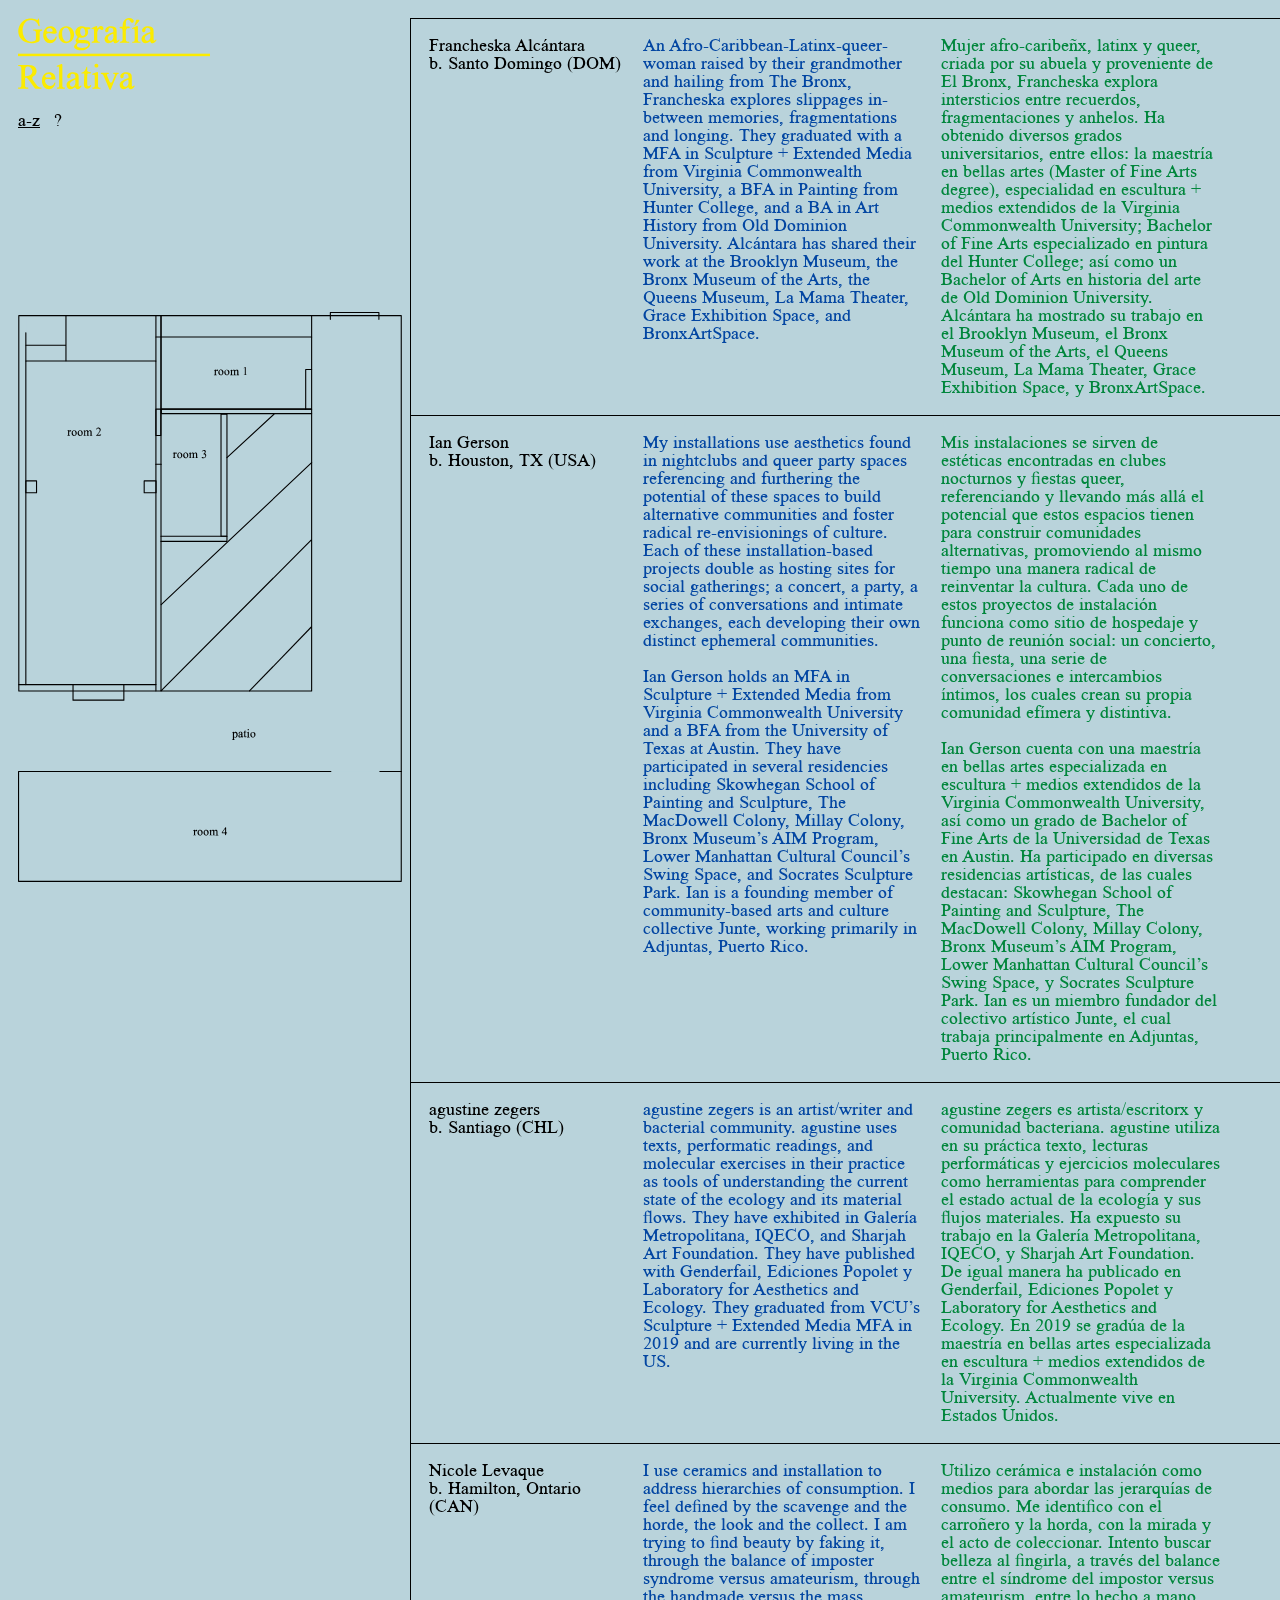
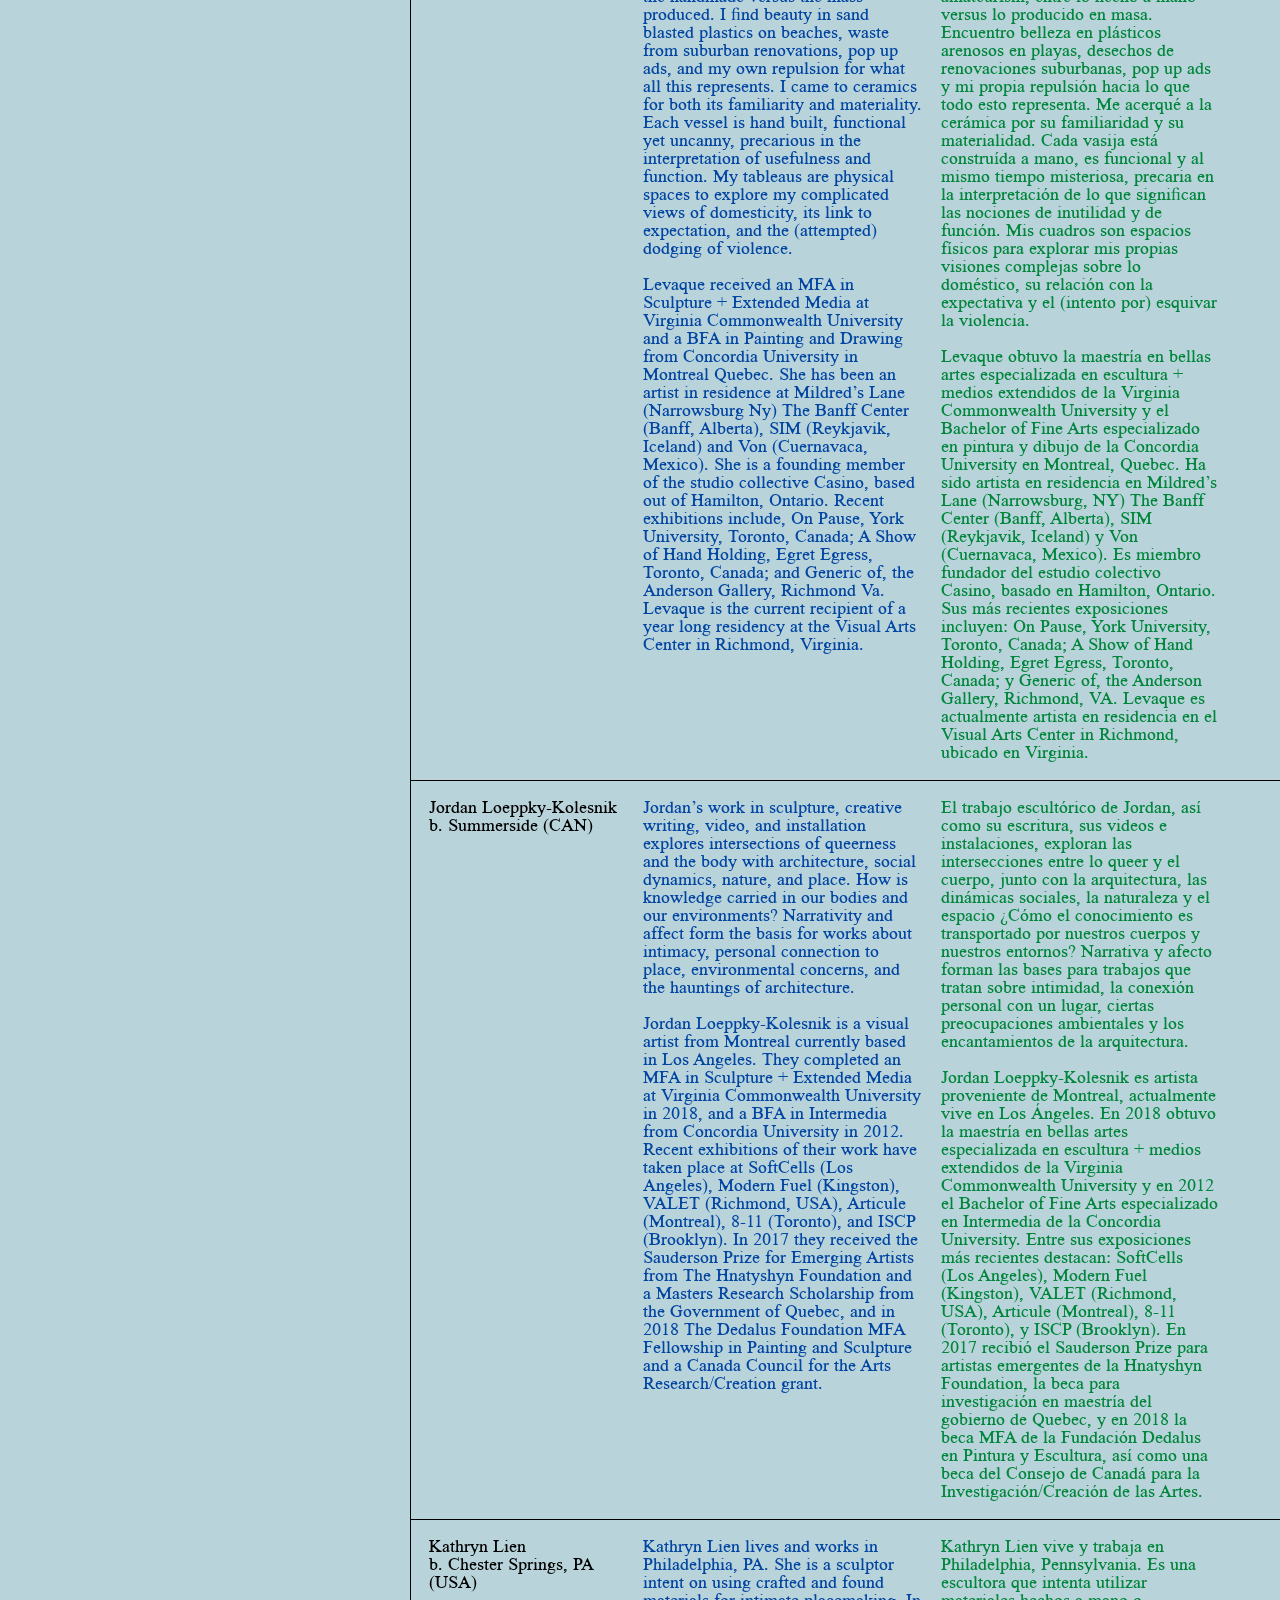
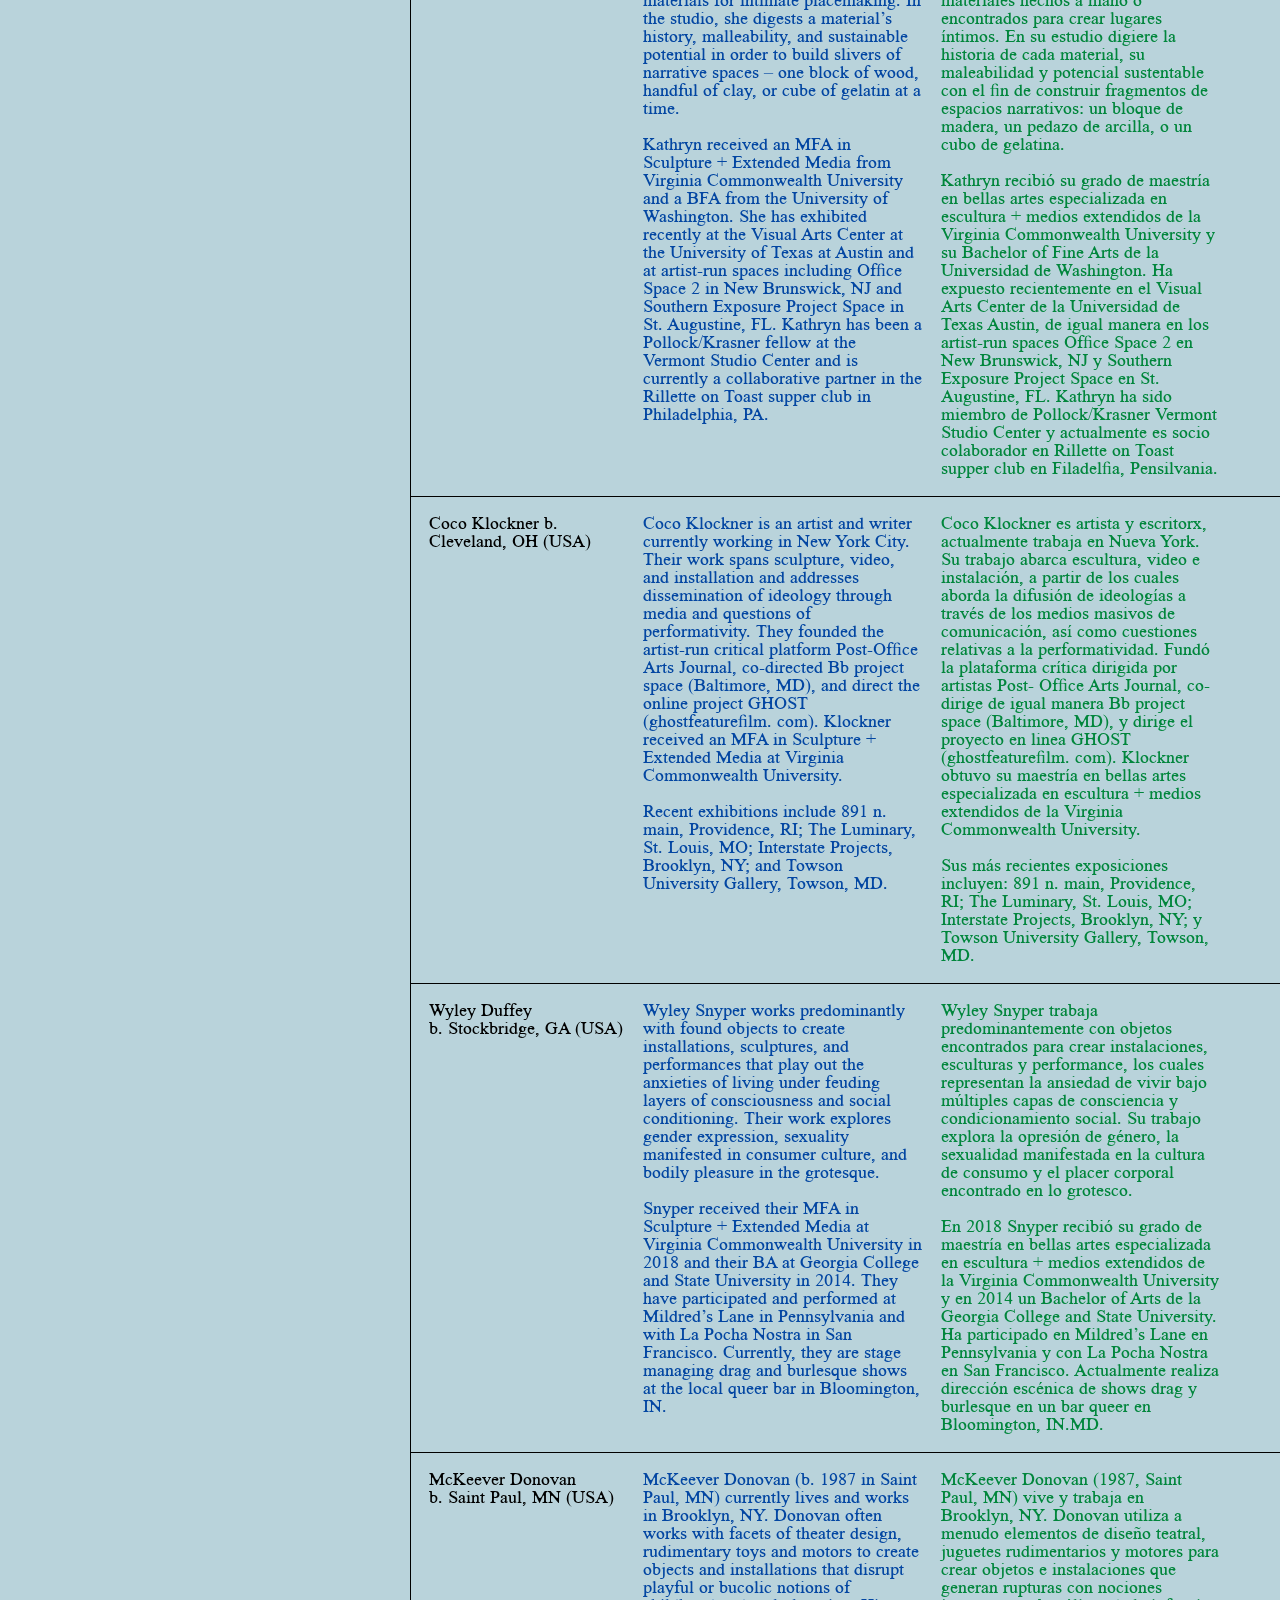
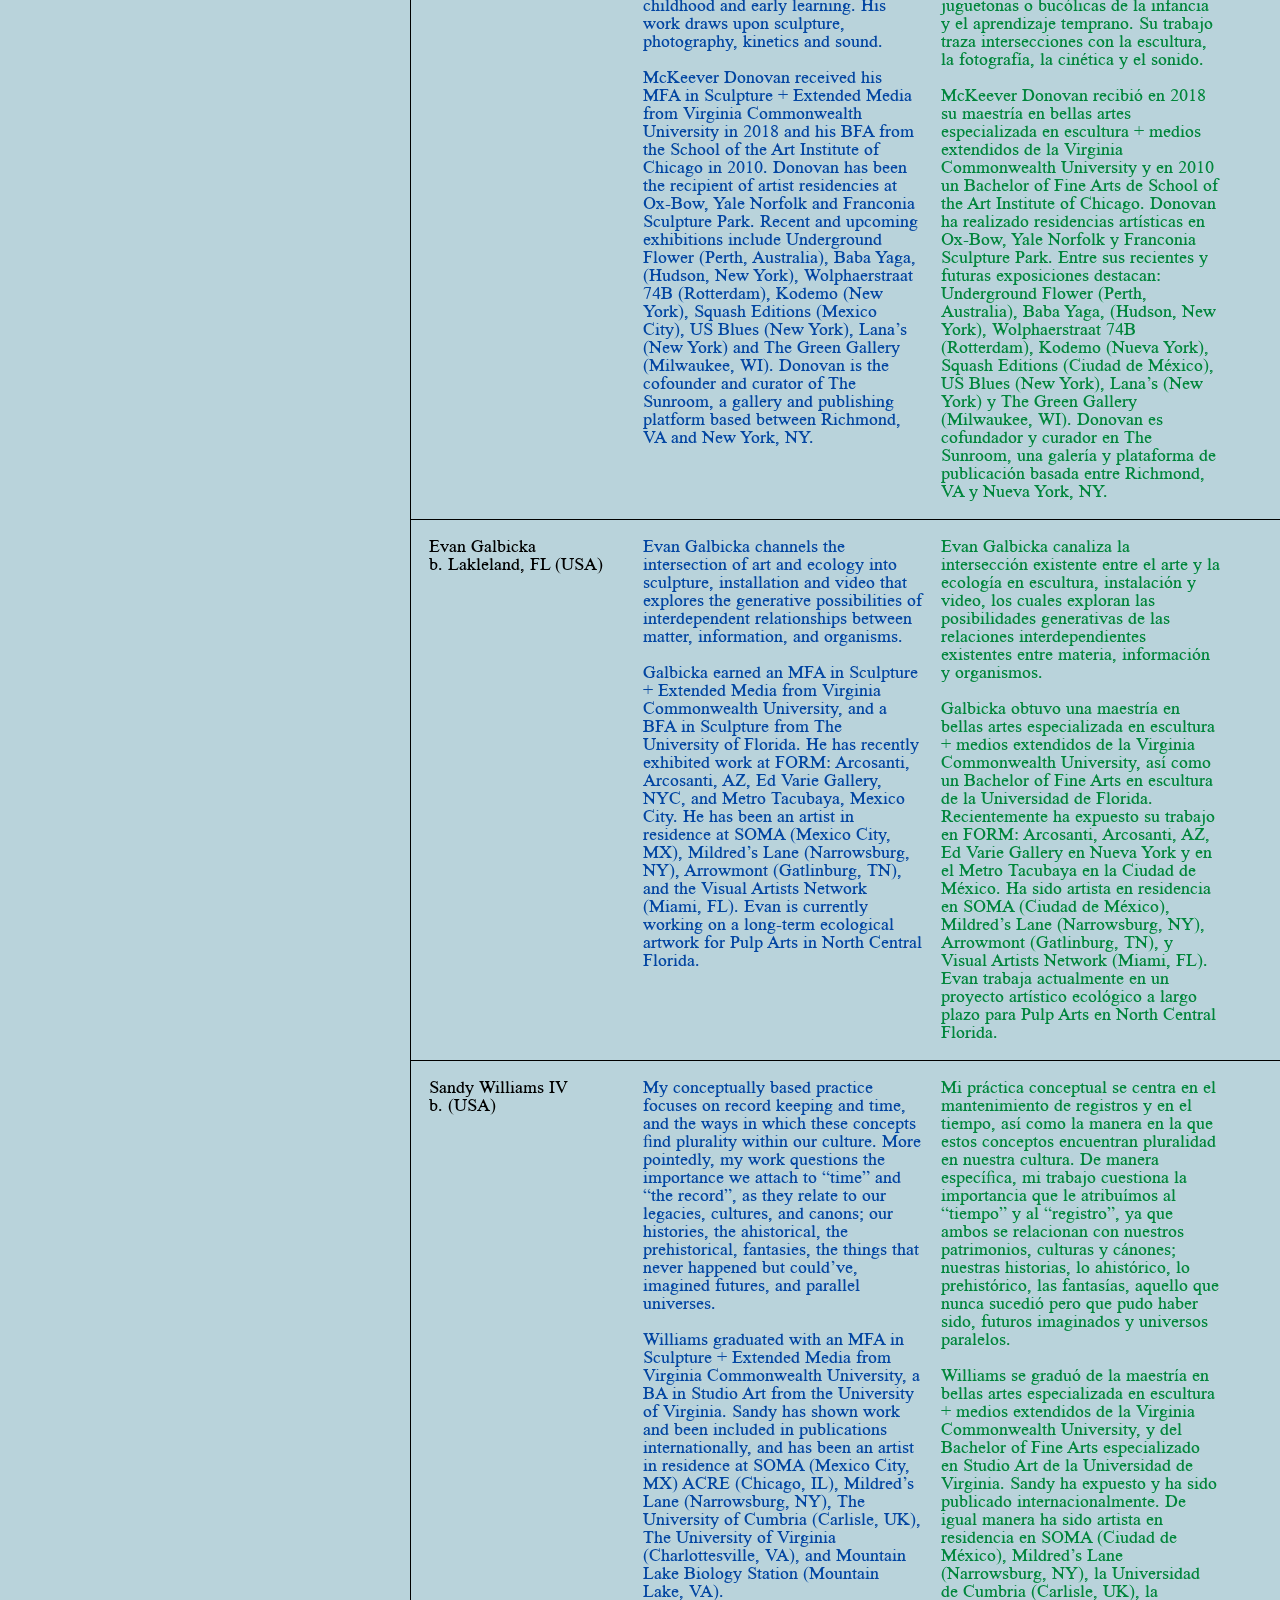
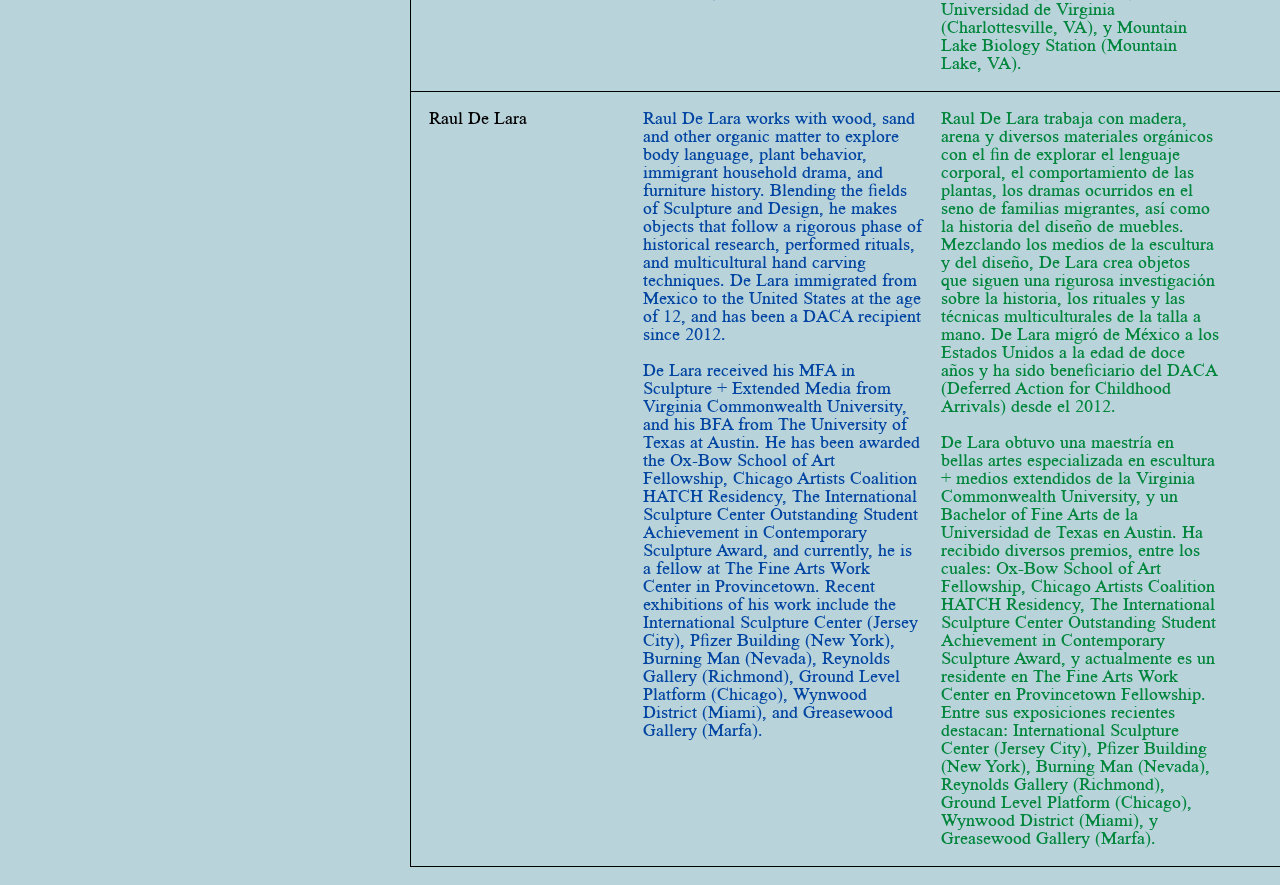
<file: artists.html>
<!DOCTYPE html>
<html>
<head>
  <title>Geografia Relativa | a-z</title>
  <meta charset="utf-8">
  <meta name="viewport" content="width=device-width, initial-scale=1">

  <link rel="apple-touch-icon" sizes="180x180" href="img/favicon/apple-touch-icon.png">
  <link rel="icon" type="image/png" sizes="32x32" href="img/favicon/favicon-32x32.png">
  <link rel="icon" type="image/png" sizes="16x16" href="img/favicon/favicon-16x16.png">
  <link rel="manifest" href="img/favicon/site.webmanifest">
  <link rel="mask-icon" href="img/favicon/safari-pinned-tab.svg" color="#5bbad5">
  <link rel="shortcut icon" href="img/favicon/favicon.ico">
  <meta name="msapplication-TileColor" content="#da532c">
  <meta name="msapplication-config" content="img/favicon/browserconfig.xml">
  <meta name="theme-color" content="#ffffff">

  <link rel="stylesheet" type="text/css" href="css/main.css">
</head>
<body class="room">
  <header>
    <a href="index.html" id="home_link">
      <svg id="main_logo" version="1.1" id="Layer_1" xmlns="http://www.w3.org/2000/svg" xmlns:xlink="http://www.w3.org/1999/xlink" x="0px" y="0px"
       viewBox="0 0 1312 491.2" style="enable-background:new 0 0 1312 491.2;" xml:space="preserve">
        <style type="text/css">
          .logo_element{fill:#FBEB00;}
        </style>
        <g>
          <path class="logo_element" d="M105.2,79h56.9c2.1,0,3.7,1.8,3.7,3.7s-1.6,3.5-3.7,3.5h-0.7c-5.5,0-9.2,1.9-11.2,5.5
            c-1.3,2.7-2.3,8.1-2.3,16.5v42.5c0,4.2-2.1,8-5.9,10c-9.1,5-12.9,5.7-21.6,7.9c-8.8,2.5-18.7,3.6-29.5,3.6c-30.9,0-54.9-10-71-30
            c-12.2-15-18.1-32.5-18.1-51.9c0-14.2,3.2-27.9,10-40.8C19.9,34,31.2,22,45.3,13.7C57.1,6.8,71.2,3.2,87,3.2
            c5.9,0,11.3,0.5,16.2,1.6c4.8,1,11.6,3.1,20.3,6.2c5.3,2,7.4,2.5,8.1,2.5c1.1,0,1.9-0.5,2.6-1.6c0.7-1,1.4-0.8,1.7-5.3
            c0.2-1.9,1.8-3.5,3.5-3.5h0.5c1.7,0,3.3,1.6,3.6,3.5l3.7,45.6c0.1,2.1-1.6,3.9-3.6,3.9c-1.8,0-3.1-1.1-3.7-2.5l-0.6-2.3
            c-2.3-6.6-3.6-8.8-6.7-13.7c-4.8-5.3-12.2-12.4-19.5-18.3c-6.9-3.3-14.8-5.1-23.8-5.1c-19.7,0-34.6,7.9-45,23.4
            c-8.5,13.1-13,29.1-13,47.4c0,14.9,3,28.7,8.8,40.8c5.6,12.2,13.1,21.1,22.4,26.9c9.1,5.7,18.7,8.6,28.4,8.6
            c5.7,0,11.2-0.8,16.5-2.3c3.3-0.7,6.4-2,9.7-3.2c2.1-3.1,3.9-7.4,5.1-12.7v-35.1c0-9.7-0.8-13.5-1.7-15.2c-1.1-2.1-2.7-3.7-4.9-4.9
            c-2.5-1.1-3.3-1.9-9.6-1.9h-1.1c-1.9,0-3.6-1.6-3.6-3.5S103.3,79,105.2,79z"/>
          <path class="logo_element" d="M212.6,103.3c-8.7,0.6-16.1,1.7-19.2,8.1c-1.1,2.4,0.4,11.3,1.4,13.8c1.7,4.5,4.2,8.6,7,12.2
            c7.5,8.6,16.2,12.9,26.3,12.9c6.6,0,12.4-1.9,17.2-5.5c4.9-3.6,7.5-6.1,10.9-15l0.6-1.4c0.8-2,3.5-2.9,5.4-1.7
            c1.2,0.7,1.8,2.3,1.6,3.7l-0.2,1.8c-1.7,10.9-6,17.5-13.8,26.3c-8,9-18.1,13.5-30.3,13.5c-13.1,0-24.4-5.1-33.8-15.4
            c-9.2-10-13.8-23.9-13.8-40.8c0-18.4,4.8-33,14.2-43.3c9.7-10.4,21.7-15.6,36.1-15.6c12.2,0,22.4,4.1,30.3,12.2
            c2.4,2.5,4.5,5.3,6.2,8.4l0.4,0.5c0,0.1,0,0.2,0.1,0.4c3.3,6.7,5,14.3,5,23.2c0,0.4,0.4,1.2,0,1.4
            C255,111.7,225.4,102.3,212.6,103.3z M226.7,71.3c-3.5-2.4-7.3-3.5-11.2-3.5c-6,0-11.5,2.3-16.1,6.9c-1.4,1.4-2.6,2.9-3.6,4.4
            c-2.3,3.3-1.4,7.9,1.6,10.4c0,0,0,0.1,0.1,0.1c2.9,2.4,6.4,3.5,10.1,3.5h21.7c0.2,0,0.5,0,0.7,0c1.7-0.4,3-0.7,4.1-1.1
            c1.7-0.7,2.6-2.3,2.4-3.9c-0.4-3.2-1-5.7-1.8-7.3C233,76.8,230.3,73.5,226.7,71.3z"/>
          <path class="logo_element" d="M382.6,112.1c0,9.7-2.4,19.7-7,29.6c-4.7,10-11.2,17.7-19.6,22.8c-8.1,5.1-17.5,7.6-27.6,7.6
            c-16.6,0-29.8-6.6-39.6-19.8c-8.2-11.1-12.3-23.5-12.3-37.4c0-9.9,2.5-20.1,7.4-29.8c5-9.9,11.7-17.3,19.8-22.1
            c8.1-4.7,17-7.2,25.9-7.2c16.6,0,30.1,6.4,40.1,19C378.3,85.6,382.6,98.1,382.6,112.1z M350.9,152.2c4.8-5.9,7.2-16.4,7.2-31.2
            c0-0.1,0-0.2,0-0.4c-0.1-17.3-5.7-34-16.2-47.8l-0.1-0.1c-1.2-1.7-2.9-3-4.7-4.1c-3.3-1.6-6.9-2.4-11-2.4c-3.8,0-7.8,1.1-11.7,3.5
            c-3.9,2.3-7.2,6.3-9.7,12.2c-2.4,6-3.7,13.7-3.7,23.3c0,15.2,3.1,28.5,9.2,39.5c6,11,13.5,16.2,23.3,16.2
            C340.6,161,346.3,158.2,350.9,152.2z"/>
          <path class="logo_element" d="M446.3,219.3c-5,1-10.1,1.4-15.9,1.4c-15,0-28.2-3.5-38.7-10.4c-6.3-4.1-9.4-8.6-9.4-13.4c0-2,0.5-4.1,1.4-6.1
            c1.4-3,4.1-7.2,8.4-12.3c0.2-0.4,1.2-1.4,5.7-6.3c1-2.4,1.9-5.4,1.7-7.4c-1.8-1.2-3-2.5-3.9-3.6c-2-2.3-3-4.8-3-7.4
            c0-3,1.2-6.4,3.6-10.3c1.4-2.5,4.3-5.6,8.1-9.2c1.3-3.2,1.4-6.3,0.5-9.1c-3.5-2.5-6.1-5.6-8.2-9.2c-3.7-5.8-5.6-12.7-5.6-19.7
            c0-10.9,4.2-20.4,12.5-28.3c8.1-7.9,18.9-11.8,31.5-11.8c9.9,0,18.6,2.4,26,6.9c0.7,0.1,1.4,0.4,2.1,0.5h21c4.5,0,5.7,0.1,6.2,0.5
            c0.8,0.2,1.6,0.7,1.9,1.6c0.6,1,1,2.4,1,4.4c0,2.4-0.4,3.8-0.8,4.9c-0.5,0.7-1.1,1.2-1.8,1.6c-0.7,0.4-1.8,0.5-6.4,0.5h-9.4
            c-0.4,0.6-0.5,1.2-0.5,2.1c2.6,5.1,3.9,11.1,3.9,17.8c0,10.4-3.9,19.3-11.8,26.6c-7.9,7.4-18.6,11-31.9,11c-4.3,0-9-0.5-13.5-1.6
            c-1.4,0.1-2.6,0.5-3.9,1c-2,2-3.6,3.8-4.4,5.4c-1.1,2-1.6,3.7-1.6,5c0,1,0.5,1.9,1.4,2.9c0.8,0.6,2.5,1.7,6.8,2.3
            c2,0.4,7.5,0.5,16.1,0.8c16.2,0.4,26.5,1,31.4,1.6c7.5,1.1,13.5,3.9,18,8.5c4.5,4.7,6.9,10.4,6.9,17.2c0,9.1-4.2,17.8-12.9,25.7
            c-7.4,7-16.4,11.9-26.7,14.8L446.3,219.3z M409.1,172.8c-1.9,2.4-3.5,4.8-4.5,6.8c-1.8,3.1-2.7,6.1-2.7,8.8c0,3.1,2.1,6,6.2,8.6
            c0.1,0,0.1,0,0.2,0.1c1.2,0.7,2.3,1.2,3.3,1.8c7.4,3.3,17.2,5,29.2,5c13.7,0,23.9-2.4,30.2-7c6.3-4.8,9.4-9.7,9.4-14.7
            c0-3.6-1.7-6-5-7.4c-3.9-1.7-11.8-2.6-23.6-3c-12.7-0.2-23.4-1-31.9-1.7C415.6,170.7,411.9,171.6,409.1,172.8z M423.9,91.9
            c0,10.1,2.1,18.4,6.6,24c3.3,4.2,7.3,6.2,12.3,6.2c4.8,0,8.5-1.8,11.7-5.4c3-3.6,4.5-9.4,4.5-17.3c0-10.4-2.3-18.5-6.7-24.4
            c-3.2-4.3-7.2-6.3-12.2-6.3c-4.7,0-8.4,1.9-11.6,5.6C425.4,78.1,423.9,84,423.9,91.9z"/>
          <path class="logo_element" d="M559.8,56.7c2.4-1,4.8-1.4,7-1.4c4.7,0,8.6,1.4,11.7,4.3c3.1,2.9,4.7,6.3,4.7,10.1c0,3.3-1.2,6.3-3.5,8.7
            c-2.3,2.4-5.1,3.6-8.2,3.6s-6.4-1.4-10.1-4.4c-4.1-3.2-6-3.7-6.7-3.7c-1,0-2.1,0.7-3.6,1.9c-0.4,0.4-0.6,0.6-1,1
            c-3.5,3.6-6,8.1-7.2,13c-0.6,2.4-1.2,5-1.7,7.8c-0.5,2.3-0.6,4.8-0.6,7.2v37.4c0,5.7,0.6,10,2,12.9c0.8,1.8,2.5,3.3,4.8,4.7
            c2.4,1.3,2.9,1.7,7.4,1.7l1.1,0.1c1.9,0,3.5,1.7,3.5,3.6s-1.7,3.6-3.7,3.6h-50.6c-1.9,0-3.5-1.6-3.5-3.6c0-1.9,1.6-3.5,3.5-3.5
            l0.5-0.1c5.3,0,6.4-0.7,8.8-2.3c1.7-1.1,2.9-2.7,3.6-5.1c0.1-0.7,0.5-3,0.5-11v-41.5c0-15.4-0.4-20.5-0.7-22.1
            c-0.5-2-1.2-3.5-2.3-4.4c-1.2-0.8-2.5-1.3-4.3-1.3c-2.1,0-1.9-0.5-4.8,0.6l-0.6,0.2c-2,0.7-4.2-0.4-4.8-2.4
            c-0.5-1.8,0.4-3.7,2.1-4.3L534,55.3c3.7,0,6.7,3,6.7,6.6v6.7c0,1.8,1.9,2.9,3.3,1.9c0.1,0,0.1,0,0.1,0c3.8-5.3,7.6-9.1,11.7-11.7
            L559.8,56.7z"/>
          <path class="logo_element" d="M691.9,149.8v3c0,0.6-0.4,1.2-0.6,1.7l-0.8,1.1c-6.1,8.1-10.9,12.1-16.7,14.8c-0.1,0.1-0.5,0.1-0.6,0.4
            L672,171c-2.3,1-4.5,1.4-7,1.4c-4.2,0-7.8-1.4-10.3-4.4c-1.4-1.8-2.4-4.1-3.1-6.9c-1.7-1-4.3-1-7.6,0.1c-6,4.8-10,7.4-12.1,8.5
            c-4.4,1.8-9.2,2.9-14.1,2.9c-8,0-14.3-2.6-19.6-8.1c-5-5.4-7.8-12.3-7.8-21.1c0-5.6,1.2-10.4,3.8-14.6c3.3-5.4,9.3-10.6,17.4-15.6
            c7.8-4.5,21-10.4,39.2-17.1v-3.1c0-10.3-1.6-17.4-4.8-21.4c-3.2-3.7-7.8-5.4-13.8-5.4c-4.7,0-8.2,1.1-11,3.5
            c-2.7,2.6-3.9,5-3.9,8.2l0.2,6.7c0,4.2-1.2,7.4-3.2,9.7c-2.3,2.3-4.9,3.3-8.4,3.3c-3.3,0-6.1-1.2-8.2-3.6c-2-2.4-3.1-5.6-3.1-9.4
            c0-7.2,3.8-13.8,11-19.6c7.2-6,17.2-8.8,30.1-8.8c9.8,0,18,1.6,24.2,4.9c4.9,2.5,8.6,6.7,11,12.2c1.4,3.6,2.3,10.6,2.3,21.3v36.9
            c0,10.3,0.1,16.5,0.6,18.7c0.4,2.6,1.1,3.6,1.4,3.8c0.6,0.5,1.3,0.8,2.3,0.8s1.7-0.2,2.6-0.7c1.4-0.8,2.4-1.4,7.2-6.2
            C688.9,146.1,691.9,147.3,691.9,149.8z M618.1,150.9c3.1,3.5,6.6,5.1,10.5,5.1c3.6,0,7.5-1.6,12.4-4.3c4.4-4.9,8-11.3,9.9-17.8
            v-19.1c-1.1-3.3-3-5.6-4.8-6.6c-7.9,3.5-13.6,5.8-16.2,7.4c-5.9,3.3-10.4,6.8-12.8,10.4c-2.5,3.5-3.9,7.4-3.9,11.6
            C613.2,142.9,614.9,147.3,618.1,150.9z"/>
          <path class="logo_element" d="M790.4,21.1c0,2.7-1.2,5.3-3.5,7.6c-2.3,2.3-4.8,3.5-7.5,3.5c-2,0-4.2-0.7-6.4-2.1c-2.1-1.4-4.7-4.3-7.6-8.7
            c-2.7-4.1-5.4-6.8-7.5-8.1c-2.1-1.3-4.7-2-7.4-2c-3.2,0-6,0.8-8.2,2.6c-2.1,1.7-3.8,4.4-4.8,8.1c-1.1,3.8-1.7,14.1-1.7,30.6V58
            c0.5,0.4,1.1,0.6,1.8,0.8h20.2c3.1,0,5.6,2.5,5.6,5.6s-2.5,5.6-5.6,5.6h-9.6c-3.1,0-5.8,1.6-7.4,4.2c-1.6,2.5-3,6-4.1,9.9
            c-0.6,2.4-1,4.9-1,7.4V139c0,11.9,1.7,16.4,3,18c2.6,3.1,6.1,4.5,10.5,4.5h7.5c1.9,0,3.6,1.6,3.6,3.6c0,1.9-1.7,3.5-3.6,3.5h-59.6
            c-2,0-3.6-1.6-3.6-3.5c0-2,1.6-3.6,3.6-3.6h2.6c2.9,0,5.5-0.7,7.8-2.1c2.4-1.3,3.9-3.2,4.8-5.5c1-2.5,1.3-7.5,1.3-14.9v-50
            c0-2-0.1-4.2-0.6-6.2c-0.6-2.7-1.3-5.1-2.1-7.2c-1.3-3.3-4.5-5.5-8.1-5.5h-4.3c-3.1,0-5.6-2.5-5.6-5.6s2.5-5.6,5.6-5.6h14.6
            c0.2-0.1,0.5-0.2,0.6-0.4v-5.3c0-10.9,1.8-20.2,5.4-27.7c3.5-7.5,9-13.8,16.1-18.5c7.3-4.7,15.5-7,24.6-7c8.4,0,16.2,2.7,23.4,8.2
            C787.9,12.1,790.4,16.4,790.4,21.1z"/>
          <path class="logo_element" d="M826.8,20.6L799.1,53c-0.4,0.5-1,0.8-1.7,0.8l0,0c-1.5,0-2.6-1.5-2.1-2.9L806,15.6c0.5-1.7,2.1-2.9,3.9-2.9
            h13.2C827.2,12.6,829.5,17.5,826.8,20.6z"/>
          <path class="logo_element" d="M943.7,149.8v3c0,0.6-0.4,1.2-0.6,1.7l-0.8,1.1c-6.1,8.1-10.9,12.1-16.7,14.8c-0.1,0.1-0.5,0.1-0.6,0.4
            l-1.1,0.2c-2.3,1-4.5,1.4-7,1.4c-4.2,0-7.8-1.4-10.3-4.4c-1.4-1.8-2.4-4.1-3.1-6.9c-1.7-1-4.3-1-7.6,0.1c-6,4.8-10,7.4-12.1,8.5
            c-4.4,1.8-9.2,2.9-14.1,2.9c-8,0-14.3-2.6-19.6-8.1c-5-5.4-7.8-12.3-7.8-21.1c0-5.6,1.2-10.4,3.8-14.6c3.3-5.4,9.3-10.6,17.4-15.6
            c7.8-4.5,21-10.4,39.2-17.1v-3.1c0-10.3-1.6-17.4-4.8-21.4c-3.2-3.7-7.8-5.4-13.8-5.4c-4.7,0-8.2,1.1-11,3.5
            c-2.7,2.6-3.9,5-3.9,8.2l0.2,6.7c0,4.2-1.2,7.4-3.2,9.7c-2.3,2.3-4.9,3.3-8.4,3.3c-3.3,0-6.1-1.2-8.2-3.6c-2-2.4-3.1-5.6-3.1-9.4
            c0-7.2,3.8-13.8,11-19.6c7.2-6,17.2-8.8,30.1-8.8c9.8,0,18,1.6,24.2,4.9c4.9,2.5,8.6,6.7,11,12.2c1.4,3.6,2.3,10.6,2.3,21.3v36.9
            c0,10.3,0.1,16.5,0.6,18.7c0.4,2.6,1.1,3.6,1.4,3.8c0.6,0.5,1.3,0.8,2.3,0.8s1.7-0.2,2.6-0.7c1.4-0.8,2.4-1.4,7.2-6.2
            C940.7,146.1,943.7,147.3,943.7,149.8z M869.9,150.9c3.1,3.5,6.6,5.1,10.5,5.1c3.6,0,7.5-1.6,12.4-4.3c4.4-4.9,8-11.3,9.9-17.8
            v-19.1c-1.1-3.3-3-5.6-4.8-6.6c-7.9,3.5-13.6,5.8-16.2,7.4c-5.8,3.3-10.4,6.8-12.8,10.4c-2.5,3.5-3.9,7.4-3.9,11.6
            C865.1,142.9,866.7,147.3,869.9,150.9z"/>
          <path class="logo_element" d="M157.8,474.6c1.9,0.2,3.3,1.9,3.3,3.6c0,2-1.8,3.8-3.8,3.8H122c-3.5,0-6.7-1.8-8.7-4.4l-42-58
            c-5-5.7-9.3-9.8-12.2-11.8c-2,0.1-3.9,0.1-5.5,0.1c-1,0-2.1,0-3.3,0c-0.7,0-1.3-0.1-1.9-0.1c0,0.2-0.2,0.5-0.2,0.7v43.9
            c0,12.1,1.7,16.4,2.9,17.7c2.7,3.2,6.8,4.8,12.4,4.8h3.9c2,0,3.7,1.7,3.7,3.5c0,2.1-1.7,3.7-3.7,3.7H3.7c-2.1,0-3.7-1.6-3.7-3.7
            c0-1.8,1.6-3.5,3.7-3.5h3.7c6.2,0,10.6-1.9,13.3-6c1.1-1.4,2.1-5.6,2.1-16.5V349.7c0-12.1-1.6-16.4-2.9-17.8
            c-2.6-3.1-6.9-4.7-12.5-4.7H3.7c-2.1,0-3.7-1.7-3.7-3.6c0-2,1.6-3.6,3.7-3.6h55.8c17,0,29.6,1.2,37.6,3.8
            c8.2,2.5,15.4,7.3,21.1,13.8c5.9,7,8.7,15.3,8.7,24.6c0,10.1-3.3,19-9.8,26.5c-3.7,4.1-8.6,7.5-14.4,10.4
            c-4.8,4.4-6.3,11.3-4.2,18.4l22,30.3c7.3,10.3,13.6,17.2,18.7,20.5c5.3,3.3,8.5,4.9,16.8,5.8L157.8,474.6z M50.5,397.3h0.2
            c1,0.2,1.9,0.2,2.5,0.2c14.7,0,26-3.2,33.4-9.6c7.3-6.3,11.1-14.4,11.1-24.1c0-9.4-3-17.2-9-23.3c-6-5.8-13.8-8.8-23.8-8.8
            c-6.3,0-11.8,3.9-14.2,9.7c0,0.1,0,0.1-0.1,0.4c-1.8,4.5-2.6,9.3-2.6,14.2v38.4c0,0.4,0,0.7,0.2,1
            C48.5,396.6,49.4,397.3,50.5,397.3z"/>
          <path class="logo_element" d="M204.1,416.7c-8.7,0.6-16.1,1.7-19.2,8.1c-1.1,2.4,0.4,11.3,1.4,13.8c1.7,4.5,4.2,8.6,7,12.2
            c7.5,8.6,16.2,12.9,26.3,12.9c6.6,0,12.4-1.9,17.2-5.5c4.9-3.6,7.5-6.1,10.9-15l0.6-1.4c0.8-2,3.5-2.9,5.4-1.7
            c1.2,0.7,1.8,2.3,1.6,3.7l-0.2,1.8c-1.7,10.9-6,17.5-13.8,26.3c-8,9-18.1,13.5-30.3,13.5c-13.1,0-24.4-5.1-33.8-15.4
            c-9.2-10-13.8-23.9-13.8-40.8c0-18.4,4.8-33,14.2-43.3c9.7-10.4,21.7-15.6,36.1-15.6c12.2,0,22.4,4.1,30.3,12.2
            c2.4,2.5,4.5,5.3,6.2,8.4l0.4,0.5c0,0.1,0,0.2,0.1,0.4c3.3,6.7,5,14.3,5,23.2c0,0.4,0.4,1.2,0,1.4
            C246.5,425.1,216.9,415.7,204.1,416.7z M218.2,384.7c-3.5-2.4-7.3-3.5-11.2-3.5c-6,0-11.5,2.3-16.1,6.9c-1.4,1.4-2.6,2.9-3.6,4.4
            c-2.3,3.3-1.4,7.9,1.6,10.4c0,0,0,0.1,0.1,0.1c2.9,2.4,6.4,3.5,10.1,3.5h21.7c0.2,0,0.5,0,0.7,0c1.7-0.4,3-0.7,4.1-1.1
            c1.7-0.7,2.6-2.3,2.4-3.9c-0.4-3.2-1-5.7-1.8-7.3C224.5,390.2,221.8,386.9,218.2,384.7z"/>
          <path class="logo_element" d="M316.7,474.9c1.9,0,3.5,1.7,3.5,3.6s-1.6,3.5-3.5,3.5h-48.1c-1.9,0-3.5-1.6-3.5-3.5c0-2,1.6-3.6,3.5-3.6h0.8
            c5.7,0,5.4-0.7,6.4-1.3c1.4-0.8,2.6-2.3,3.6-4.3c1-2.1,1.3-6.4,1.3-12.9v-96.8c0-11.9-0.2-19.3-0.7-22c-0.5-2.4-1.2-4.1-2.1-4.9
            c-1-0.7-2.1-1.2-3.7-1.2c-1.8,0-1.7-0.4-4.7,0.8l-0.6,0.2c-1.8,0.7-3.8-0.1-4.7-1.8c-1-1.9,0-4.3,1.9-5l29.8-12.3
            c3.8,0,6.9,3.1,6.9,6.9v136c0,8.1,0.7,11.3,1.3,12.8c0.8,1.9,2.1,3.3,3.9,4.3c1.2,0.7,0.4,1.4,6.9,1.4H316.7z"/>
          <path class="logo_element" d="M432.4,463.2v3c0,0.6-0.4,1.2-0.6,1.7l-0.8,1.1c-6.1,8.1-10.9,12.1-16.7,14.8c-0.1,0.1-0.5,0.1-0.6,0.4
            l-1.1,0.2c-2.3,1-4.5,1.4-7,1.4c-4.2,0-7.8-1.4-10.3-4.4c-1.4-1.8-2.4-4.1-3.1-6.9c-1.7-1-4.3-1-7.6,0.1c-6,4.8-10,7.4-12.1,8.5
            c-4.4,1.8-9.2,2.9-14.1,2.9c-8,0-14.3-2.6-19.6-8.1c-5-5.4-7.8-12.3-7.8-21.1c0-5.6,1.2-10.4,3.8-14.6c3.3-5.4,9.3-10.6,17.4-15.6
            c7.8-4.5,21-10.4,39.2-17.1v-3.1c0-10.3-1.6-17.4-4.8-21.4c-3.2-3.7-7.8-5.4-13.8-5.4c-4.7,0-8.2,1.1-11,3.5
            c-2.7,2.6-3.9,5-3.9,8.2l0.2,6.7c0,4.2-1.2,7.4-3.2,9.7c-2.3,2.3-4.9,3.3-8.4,3.3c-3.3,0-6.1-1.2-8.2-3.6c-2-2.4-3.1-5.6-3.1-9.4
            c0-7.2,3.8-13.8,11-19.6c7.2-6,17.2-8.8,30.1-8.8c9.8,0,18,1.6,24.2,4.9c4.9,2.5,8.6,6.7,11,12.2c1.4,3.6,2.3,10.6,2.3,21.3v36.9
            c0,10.3,0.1,16.5,0.6,18.7c0.4,2.6,1.1,3.6,1.4,3.8c0.6,0.5,1.3,0.8,2.3,0.8s1.7-0.2,2.6-0.7c1.4-0.8,2.4-1.4,7.2-6.2
            C429.4,459.5,432.4,460.7,432.4,463.2z M358.6,464.3c3.1,3.5,6.6,5.1,10.5,5.1c3.6,0,7.5-1.6,12.4-4.3c4.4-4.9,8-11.3,9.9-17.8
            v-19.1c-1.1-3.3-3-5.6-4.8-6.6c-7.9,3.5-13.6,5.8-16.2,7.4c-5.8,3.3-10.4,6.8-12.8,10.4c-2.5,3.5-3.9,7.4-3.9,11.6
            C353.7,456.3,355.4,460.7,358.6,464.3z"/>
          <path class="logo_element" d="M451.6,380c-0.1-0.5-0.6-0.6-1.1-0.6c0,0-12.4-0.1-14.4-0.1c-0.2,0-0.6,0-1,0c-1.7-0.1-2.9-1.4-2.7-3.1V375
            c0-1.6,1.2-2.9,2.9-2.9c2.7-0.7,3.3-0.7,6.2-1.7c3.2-0.8,6.1-2.6,8.4-5.1c3.3-3.6,9.2-10.7,13.3-20.9c1.1-2.5,2.5-7.8,3.3-10.1
            c0.4-1.3,1.4-1.9,2.5-2c1.7,0,2.9,1.2,3,2.6c0,2.7,0.2,6.2,0.2,6.8v17.9c0,0.2,0,0.5,0.1,0.6c1.9,4.9,6.6,7.9,11.7,7.9h8.1
            c3,0,5.6,2.5,5.6,5.7c0,3-2.6,5.6-5.6,5.6h-11.6c-0.5,0-4.8,0.1-5,0.4c-2.7,2.5-2,7.8-2.9,14.3c-0.4,2.6-0.5,5.4-0.5,7.9v46.8
            c0,6.6,0.8,11.1,2.7,13.4c1.8,2.1,3.9,3.1,6.7,3.1c2.3,0,4.7-0.7,6.8-2.1c1.7-1.1,3-2.5,4.2-4.4c0.7-1.3,2.1-2,3.7-1.8
            c2.4,0.4,3.9,2.7,3,5l-0.5,1.3c-4.3,7.9-4.9,8.5-10,12.5c-5.5,4.1-11,6.2-16.7,6.2c-3.9,0-7.8-1.1-11.5-3.2
            c-3.7-2.1-6.6-5.4-8.4-9.4c-1.7-3.9-2.6-9.9-2.6-18c0,0,1.6-31.3,1.9-41.5C451.7,402.2,453.5,387.2,451.6,380z"/>
          <path class="logo_element" d="M562.4,474.9v7h-55.2v-7h1.3c6.2,0,8.8-0.7,9.9-1.3c1.6-1,2.9-2.4,3.7-4.4c1-2.1,1.6-6.6,1.6-13v-41.5
            c0-11.6-0.4-19.1-1.1-22.4c-0.5-2.1-1.2-3.6-2.1-4.4c-0.8-0.7-2.1-1.2-3.9-1.2c-1.9,0-1.4-0.4-4.4,0.7l-1,0.4
            c-1.9,0.6-3.9-0.4-4.7-2.3c-0.8-1.9,0.1-4.1,2-4.8l30.6-12.4c3.8,0,6.9,3,6.9,6.8v81.2c0,8.1,0.7,11.5,1.3,12.9
            c0.8,2,2.1,3.5,3.8,4.4c1.1,0.6,3.8,1.4,9.8,1.4H562.4z M525.4,334.5c-2.6-2.6-3.9-5.7-3.9-9.4c0-3.7,1.3-6.8,3.8-9.4
            c2.6-2.6,5.8-3.9,9.6-3.9c3.7,0,6.8,1.3,9.4,3.9c2.6,2.6,3.9,5.7,3.9,9.4c0,3.7-1.3,6.8-3.9,9.4c-2.5,2.6-5.7,3.9-9.4,3.9
            C531.1,338.5,528,337.1,525.4,334.5z"/>
          <path class="logo_element" d="M568.1,381.7c-1.8-0.5-3.1-2.1-3.1-3.9c0-2.3,1.8-4.1,4.1-4.1h47.4c2.1,0,3.8,1.7,3.8,3.8
            c0,1.9-1.7,3.7-3.8,3.7h-1.1c-2.7,0-4.8,0.5-6.2,1.8c-1.3,1.3-2,3-2,5.3c0,2.6,0.8,5.7,2.5,9.4l15.9,37.6c0.8,2.1,2.4,3.9,4.5,5.1
            c3.3,1.4,6.6,1,9.7-1.4c1.2-1.1,2.1-2.5,2.7-3.9l16.2-39.6c1.8-4.4,2.6-7.6,2.6-9.8c0-0.8-0.2-1.3-0.5-1.8v-0.1h-0.2
            c-0.6-1.1-1.4-1.7-2.6-2c-0.7-0.4,0-0.6-5-0.6h-0.7c-1.9,0-3.6-1.7-3.6-3.6c0-2.1,1.7-3.8,3.6-3.8h32.6c1.7,0,3,1.3,3,3v1.4
            c0,1.7-1.3,3-3,2.7c-4.9,0.5-5.4,1.7-6.2,2.5c-2.6,2.3-5,6.2-7.4,11.6l-38.4,93c-0.7,2-2.5,3.2-4.7,3.2s-3.9-1.2-4.8-3.2
            l-38.8-91.6c-1.8-4.1-3.3-7.2-4.9-9c-1.3-1.7-3.1-3-5.3-4.1c-0.2-0.2-0.6-0.4-1-0.5L568.1,381.7z"/>
          <path class="logo_element" d="M795,463.2v3c0,0.6-0.4,1.2-0.6,1.7l-0.8,1.1c-6.1,8.1-10.9,12.1-16.7,14.8c-0.1,0.1-0.5,0.1-0.6,0.4l-1.1,0.2
            c-2.3,1-4.5,1.4-7,1.4c-4.2,0-7.8-1.4-10.3-4.4c-1.4-1.8-2.4-4.1-3.1-6.9c-1.7-1-4.3-1-7.6,0.1c-6,4.8-10,7.4-12.1,8.5
            c-4.4,1.8-9.2,2.9-14.1,2.9c-8,0-14.3-2.6-19.6-8.1c-5-5.4-7.8-12.3-7.8-21.1c0-5.6,1.2-10.4,3.8-14.6c3.3-5.4,9.3-10.6,17.4-15.6
            c7.8-4.5,21-10.4,39.2-17.1v-3.1c0-10.3-1.6-17.4-4.8-21.4c-3.2-3.7-7.8-5.4-13.8-5.4c-4.7,0-8.2,1.1-11,3.5
            c-2.7,2.6-3.9,5-3.9,8.2l0.2,6.7c0,4.2-1.2,7.4-3.2,9.7c-2.3,2.3-4.9,3.3-8.4,3.3c-3.3,0-6.1-1.2-8.2-3.6c-2-2.4-3.1-5.6-3.1-9.4
            c0-7.2,3.8-13.8,11-19.6c7.2-6,17.2-8.8,30.1-8.8c9.8,0,18,1.6,24.2,4.9c4.9,2.5,8.6,6.7,11,12.2c1.4,3.6,2.3,10.6,2.3,21.3v36.9
            c0,10.3,0.1,16.5,0.6,18.7c0.4,2.6,1.1,3.6,1.4,3.8c0.6,0.5,1.3,0.8,2.3,0.8s1.7-0.2,2.6-0.7c1.4-0.8,2.4-1.4,7.2-6.2
            C792,459.5,795,460.7,795,463.2z M721.2,464.3c3.1,3.5,6.6,5.1,10.5,5.1c3.6,0,7.5-1.6,12.4-4.3c4.4-4.9,8-11.3,9.9-17.8v-19.1
            c-1.1-3.3-3-5.6-4.8-6.6c-7.9,3.5-13.6,5.8-16.2,7.4c-5.9,3.3-10.4,6.8-12.8,10.4c-2.5,3.5-3.9,7.4-3.9,11.6
            C716.3,456.3,718,460.7,721.2,464.3z"/>
          <path class="logo_element" d="M834.6,163.4v4.2c0,0.8-0.6,1.4-1.4,1.4h-52.3c-0.8,0-1.4-0.6-1.4-1.4V162h1.3c6.2,0,8.8-0.7,9.9-1.3
            c1.6-1,2.9-2.4,3.7-4.4c1-2.1,1.6-6.6,1.6-13v-41.5c0-11.6-0.4-19.1-1.1-22.4c-0.5-2.1-1.2-3.6-2.1-4.4c-0.8-0.7-2.1-1.2-3.9-1.2
            c-1.9,0-1.4-0.4-4.4,0.7l-1,0.4c-1.9,0.6-3.9-0.4-4.7-2.3c-0.8-1.9,0.1-4.1,2-4.8L811,55.3c0.2-0.1,0.4-0.1,0.6-0.1
            c3.7,0.2,6.6,3.1,6.6,6.8v81.2c0,8.1,0.7,11.5,1.3,12.9c0.8,2,2.1,3.5,3.8,4.4c1.1,0.6,3.8,1.4,9.8,1.4l0,0
            C834,162,834.6,162.6,834.6,163.4z"/>
          <rect y="243.5" class="logo_element" width="1312" height="17"/>
        </g>
      </svg>
    </a>  
    <nav>
      <a class="nav_link selected" href="artists.html">a-z</a>
      <a class="nav_link" href="about.html">?</a>
    </nav>
    <div id="map_container">
        <svg version="1.1" id="Layer_1" xmlns="http://www.w3.org/2000/svg" xmlns:xlink="http://www.w3.org/1999/xlink" x="0px" y="0px"
       viewBox="0 0 1048 1555.4" style="enable-background:new 0 0 1048 1555.4;" xml:space="preserve">
        <style type="text/css">
          .st0{fill:none;}
          .st3{fill:#b9d3db;}
          .st1{fill:#000000;}
          .st2{fill:none;stroke:#000000;stroke-width:3;stroke-linecap:round;stroke-linejoin:round;}
        </style>
        <a href="room1.html" id="room_1">
          <polygon class="st3" points="376.4,68.2 376.4,9.9 21.9,9.9 21.9,265.1 360.6,265.1 360.6,265.2 801.4,265.2 801.4,68.2  "/>
          <g>
            <path class="st1" d="M542.7,157.3c0.3-0.1,0.6-0.2,0.9-0.2c0.6,0,1.1,0.2,1.6,0.6c0.4,0.3,0.6,0.8,0.6,1.4c0,0.4-0.2,0.9-0.5,1.2
              s-0.7,0.5-1.1,0.5c-0.5,0-1-0.2-1.4-0.6c-0.5-0.4-0.8-0.5-0.9-0.5c-0.2,0-0.3,0.1-0.5,0.3l-0.1,0.1c-0.5,0.5-0.8,1.1-1,1.8
              c-0.1,0.3-0.2,0.7-0.2,1c-0.1,0.3-0.1,0.7-0.1,1v5c0,0.6,0.1,1.2,0.3,1.7c0.3,0.6,1,0.9,1.6,0.9h0.1c0.3,0,0.5,0.2,0.5,0.5
              s-0.2,0.5-0.5,0.5h-6.8c-0.3,0-0.5-0.2-0.5-0.5s0.2-0.5,0.5-0.5h0.1c0.4,0.1,0.8-0.1,1.2-0.3c0.2-0.2,0.4-0.4,0.5-0.7
              c0.1-0.5,0.1-1,0.1-1.5v-5.6c0-1,0-2-0.1-2.9c0-0.2-0.1-0.4-0.3-0.6c-0.2-0.1-0.4-0.2-0.6-0.2c-0.2,0-0.4,0-0.6,0.1h-0.1
              c-0.3,0.1-0.5,0-0.6-0.3l0,0c-0.1-0.2,0.1-0.5,0.3-0.6l4.1-1.7c0.5,0,0.9,0.4,0.9,0.9v0.9c0,0.2,0.1,0.3,0.3,0.3
              c0.1,0,0.1,0,0.2,0l0,0c0.4-0.6,0.9-1.1,1.6-1.6L542.7,157.3z"/>
            <path class="st1" d="M560.8,164.7c0,1.4-0.3,2.8-0.9,4c-0.6,1.2-1.5,2.3-2.6,3s-2.4,1-3.7,1c-2.1,0.1-4.1-0.9-5.3-2.6
              c-1.1-1.4-1.7-3.2-1.7-5c0-1.4,0.4-2.8,1-4s1.5-2.2,2.7-2.9c1-0.6,2.2-1,3.5-1c2.1-0.1,4.1,0.9,5.4,2.5
              C560.3,161.1,560.9,162.9,560.8,164.7z M556.6,170.1c0.6-0.8,1-2.2,1-4.2v-0.1c0-2.3-0.8-4.6-2.2-6.4l0,0
              c-0.2-0.2-0.4-0.4-0.6-0.6c-0.5-0.2-1-0.3-1.5-0.3c-0.6,0-1.1,0.2-1.6,0.5c-0.6,0.4-1.1,1-1.3,1.6c-0.4,1-0.5,2.1-0.5,3.1
              c0,1.8,0.4,3.7,1.2,5.3c0.5,1.3,1.7,2.1,3.1,2.2C555.2,171.3,556.1,170.9,556.6,170.1z"/>
            <path class="st1" d="M577.2,164.7c0,1.4-0.3,2.8-0.9,4c-1.1,2.5-3.6,4.1-6.3,4.1c-2.1,0.1-4.1-0.9-5.3-2.6c-1.1-1.4-1.7-3.2-1.6-5
              c0-1.4,0.4-2.8,1-4c1.1-2.4,3.5-3.9,6.1-3.9c2.1-0.1,4.1,0.9,5.4,2.5C576.6,161.2,577.2,162.9,577.2,164.7z M572.9,170.1
              c0.6-0.8,1-2.2,1-4.2v-0.1c0-2.3-0.8-4.6-2.2-6.4l0,0c-0.2-0.2-0.4-0.4-0.6-0.6c-0.5-0.2-1-0.3-1.5-0.3c-0.6,0-1.1,0.2-1.6,0.5
              c-0.6,0.4-1.1,1-1.3,1.6c-0.4,1-0.5,2.1-0.5,3.1c0,1.8,0.4,3.7,1.2,5.3c0.5,1.3,1.7,2.1,3.1,2.2
              C571.6,171.3,572.4,170.9,572.9,170.1z"/>
            <path class="st1" d="M603,171.4c0.3,0,0.5,0.2,0.5,0.5s-0.2,0.5-0.5,0.5h-6.5c-0.2,0-0.4-0.2-0.4-0.5l0,0c0-0.2,0.2-0.5,0.4-0.5
              l0,0h0.2c0.4,0,0.8-0.1,1.2-0.3c0.2-0.2,0.4-0.4,0.4-0.7c0-0.5,0-1,0-1.4v-6.1c0.1-0.8-0.1-1.6-0.4-2.4c-0.4-0.6-1.1-0.9-1.8-0.9
              c-0.5,0-1.1,0.1-1.6,0.4c-0.7,0.4-1.3,0.9-1.9,1.4v0.1v0.6v6.8c0,0.6,0,1.2,0.1,1.7c0.1,0.2,0.3,0.4,0.5,0.5
              c0.4,0.2,0.7,0.3,1.1,0.2l0,0c0.3,0,0.5,0.2,0.5,0.5s-0.2,0.5-0.5,0.5H588c-0.3,0-0.5-0.2-0.5-0.5s0.2-0.5,0.5-0.5l0,0h0.1
              c0.9,0,0.9-0.1,1.1-0.2c0.3-0.2,0.5-0.4,0.5-0.7c0.1-0.5,0.1-1,0.1-1.5v-6.1c0.1-0.8-0.1-1.7-0.5-2.4c-0.4-0.6-1-0.9-1.7-0.9
              c-0.6,0-1.1,0.2-1.6,0.4l0,0c-0.8,0.4-1.3,1.1-1.6,2c-0.1,0.4-0.2,0.8-0.3,1.3v5.8c0,0.6,0,1.2,0.2,1.7c0.1,0.2,0.3,0.4,0.5,0.5
              s0.1,0.2,1,0.2h0.2c0.2,0,0.5,0.2,0.5,0.4l0,0c0,0.3-0.2,0.5-0.5,0.5h-6.5c-0.3,0-0.5-0.2-0.5-0.5s0.2-0.5,0.5-0.5h0.1
              c0.8,0,0.8-0.1,0.9-0.2c0.2-0.1,0.4-0.3,0.5-0.6c0.2-0.5,0.2-1.1,0.2-1.7v-5.4c0-1,0-2-0.1-3c0-0.2-0.1-0.4-0.3-0.6
              c-0.2-0.1-0.3-0.2-0.5-0.1c-0.2,0-0.4,0-0.6,0.1h-0.1c-0.3,0.1-0.5,0-0.6-0.3l0,0c-0.1-0.3,0-0.5,0.3-0.6l4-1.6
              c0.5,0,0.9,0.4,0.9,0.9v1.6c0,0.1,0.1,0.1,0.2,0.1c0.8-0.8,1.2-1.2,1.4-1.3c0.5-0.4,1-0.7,1.5-0.9s1.1-0.3,1.7-0.4
              c0.9,0,1.7,0.3,2.4,0.8c0.4,0.3,0.7,0.7,0.9,1.2c0.4,0.2,0.8,0.1,1.2-0.1c0.5-0.5,1.1-1,1.7-1.3c0.7-0.4,1.5-0.6,2.3-0.6
              c0.7,0,1.5,0.2,2.1,0.6c0.7,0.5,1.2,1.2,1.5,2c0.3,0.9,0.4,1.9,0.4,2.9v6.1c0,0.6,0,1.2,0.2,1.8c0.1,0.2,0.3,0.4,0.5,0.5
              C602.4,171.4,602.7,171.4,603,171.4L603,171.4z"/>
            <path class="st1" d="M623.8,171.5h0.3c0.2,0,0.4,0.1,0.4,0.3s-0.1,0.4-0.3,0.4h-0.1h-7.4c-0.2,0-0.4-0.2-0.4-0.4s0.2-0.4,0.3-0.4
              l0,0h0.3c1,0,1.1-0.1,1.4-0.2c0.2-0.1,0.4-0.3,0.6-0.6c0.1-0.7,0.2-1.5,0.2-2.3v-11.5c0-1,0-2-0.2-3c0-0.3-0.2-0.5-0.4-0.7
              c-0.2-0.1-0.4-0.2-0.7-0.2c-0.4,0-0.8,0.1-1.2,0.3l-0.2,0.1c-0.2,0.1-0.4,0-0.5-0.2s0-0.4,0.1-0.5l0,0l5-2.4
              c0.3,0,0.6,0.3,0.6,0.6v17.5c0,0.7,0,1.5,0.1,2.2c0.1,0.3,0.3,0.5,0.6,0.6C622.8,171.4,622.8,171.5,623.8,171.5z"/>
          </g>
        </a>
        <a href="room2.html" id="room_2">
          <rect x="21.9" y="265.1" class="st3" width="354.5" height="751.8"/>
          <g>
            <path class="st1" d="M142.3,322.8c0.3-0.1,0.6-0.2,0.9-0.2c0.6,0,1.1,0.2,1.6,0.6c0.4,0.3,0.6,0.8,0.6,1.4c0,0.4-0.2,0.8-0.5,1.2
              c-0.3,0.3-0.7,0.5-1.1,0.5c-0.5,0-1-0.2-1.4-0.6c-0.5-0.4-0.8-0.5-0.9-0.5c-0.2,0-0.4,0.1-0.5,0.2l-0.1,0.1
              c-0.5,0.5-0.8,1.1-1,1.7c-0.1,0.3-0.2,0.7-0.2,1c-0.1,0.3-0.1,0.7-0.1,1v5c0,0.6,0.1,1.2,0.3,1.7c0.1,0.3,0.4,0.5,0.6,0.6
              c0.3,0.2,0.7,0.3,1,0.2h0.1c0.3,0,0.5,0.2,0.5,0.5s-0.2,0.5-0.5,0.5l0,0H135c-0.3,0-0.5-0.2-0.5-0.5l0,0c0-0.2,0.2-0.5,0.4-0.5
              l0,0h0.1c0.4,0.1,0.8-0.1,1.2-0.3c0.2-0.2,0.4-0.4,0.5-0.7c0.1-0.5,0.1-1,0.1-1.5v-5.6c0-1,0-2-0.1-3c0-0.2-0.1-0.4-0.3-0.6
              c-0.2-0.1-0.4-0.2-0.6-0.2c-0.2,0-0.4,0-0.6,0.1h-0.1c-0.3,0.1-0.5,0-0.6-0.3l0,0c-0.1-0.2,0-0.5,0.3-0.6l4.1-1.7
              c0.5,0,0.9,0.4,0.9,0.9v0.9c0,0.2,0.1,0.3,0.3,0.3c0.1,0,0.1,0,0.2,0l0,0c0.4-0.6,1-1.1,1.6-1.6H142.3z"/>
            <path class="st1" d="M160.5,330.2c0,1.4-0.4,2.8-1,4c-1.1,2.5-3.6,4.1-6.3,4.1c-2.1,0.1-4.1-0.9-5.3-2.6c-1.1-1.4-1.7-3.2-1.6-5
              c0-1.4,0.4-2.8,1-4c1.1-2.4,3.5-3.9,6.1-3.9c2.1-0.1,4.1,0.9,5.4,2.5C159.8,326.6,160.5,328.4,160.5,330.2z M156.2,335.5
              c0.6-0.8,1-2.2,1-4.2l0,0c0-2.3-0.8-4.6-2.2-6.4l0,0c-0.2-0.2-0.4-0.4-0.6-0.5c-0.5-0.2-1-0.3-1.5-0.3c-0.6,0-1.1,0.2-1.6,0.5
              c-0.6,0.4-1.1,1-1.3,1.6c-0.4,1-0.5,2.1-0.5,3.1c0,1.8,0.4,3.7,1.2,5.3c0.5,1.3,1.7,2.1,3.1,2.2
              C154.8,336.7,155.7,336.3,156.2,335.5L156.2,335.5z"/>
            <path class="st1" d="M176.8,330.2c0,1.4-0.3,2.8-0.9,4c-1.1,2.5-3.6,4.1-6.3,4.1c-2.1,0.1-4.1-0.9-5.3-2.6c-1.1-1.4-1.7-3.2-1.6-5
              c0-1.4,0.4-2.8,1-4c1.1-2.4,3.5-3.9,6.1-3.9c2.1-0.1,4.1,0.9,5.4,2.5C176.2,326.6,176.8,328.4,176.8,330.2z M172.6,335.5
              c0.6-0.8,1-2.2,1-4.2l0,0c0-2.3-0.8-4.6-2.2-6.4l0,0c-0.2-0.2-0.4-0.4-0.6-0.5c-0.5-0.2-1-0.3-1.5-0.3c-0.6,0-1.1,0.2-1.6,0.5
              c-0.6,0.4-1.1,1-1.3,1.6c-0.4,1-0.5,2.1-0.5,3.1c0,1.8,0.4,3.7,1.2,5.3c0.5,1.3,1.7,2.1,3.1,2.2
              C171.2,336.7,172,336.3,172.6,335.5z"/>
            <path class="st1" d="M202.6,336.8c0.3,0,0.5,0.2,0.5,0.5s-0.2,0.5-0.5,0.5h-6.5c-0.3,0-0.5-0.2-0.5-0.5s0.2-0.5,0.5-0.5l0,0h0.2
              c0.4,0,0.8-0.1,1.1-0.3c0.2-0.2,0.4-0.4,0.4-0.7c0-0.5,0-1,0-1.4v-6.1c0.1-0.8-0.1-1.6-0.4-2.4c-0.4-0.6-1.1-0.9-1.8-0.9
              c-0.5,0-1.1,0.1-1.6,0.4c-0.7,0.4-1.4,0.9-1.9,1.5v0.1v0.6v6.8c0,0.6,0,1.2,0.1,1.7c0.1,0.2,0.3,0.4,0.5,0.5
              c0.3,0.2,0.7,0.3,1.1,0.2l0,0c0.3,0,0.5,0.2,0.5,0.5s-0.2,0.5-0.5,0.5h-6.6c-0.3,0-0.5-0.2-0.5-0.5s0.2-0.5,0.5-0.5l0,0h0.1
              c0.9,0,0.9-0.1,1.1-0.2c0.3-0.2,0.5-0.4,0.5-0.7c0.1-0.5,0.1-1,0.1-1.5v-6.1c0.1-0.8-0.1-1.7-0.5-2.4c-0.4-0.6-1-0.9-1.8-0.9
              c-0.6,0-1.1,0.2-1.6,0.5l0,0c-0.8,0.4-1.3,1.1-1.6,1.9c-0.1,0.4-0.2,0.9-0.3,1.3v5.8c0,0.6,0,1.2,0.2,1.7c0.1,0.2,0.3,0.4,0.5,0.5
              s0.1,0.2,1,0.2h0.2c0.3,0,0.5,0.2,0.5,0.4l0,0c0,0.3-0.2,0.5-0.5,0.5H179c-0.3,0-0.5-0.2-0.5-0.5s0.2-0.5,0.5-0.5l0,0h0.1
              c0.8,0,0.8-0.1,0.9-0.2c0.2-0.1,0.4-0.3,0.5-0.6c0.2-0.5,0.2-1.1,0.2-1.7v-5.5c0-1,0-2-0.1-3c0-0.2-0.1-0.4-0.3-0.6
              c-0.1-0.1-0.3-0.2-0.5-0.1c-0.2,0-0.4,0-0.6,0.1h-0.1c-0.3,0.1-0.5,0-0.6-0.3l0,0c-0.1-0.3,0-0.5,0.3-0.7l4-1.6
              c0.5,0,0.9,0.4,0.9,0.9l0,0v1.6c0,0.1,0.1,0.1,0.2,0.1c0.8-0.8,1.2-1.2,1.4-1.3c0.4-0.4,1-0.7,1.5-0.9c0.5-0.2,1.1-0.4,1.7-0.4
              c0.9,0,1.7,0.3,2.4,0.8c0.4,0.3,0.7,0.7,0.9,1.2c0.4,0.2,0.8,0.1,1.1-0.1c0.5-0.5,1.1-1,1.7-1.3c0.7-0.4,1.5-0.6,2.4-0.6
              c0.7,0,1.5,0.2,2.1,0.6c0.7,0.5,1.2,1.2,1.5,2c0.3,0.9,0.4,1.9,0.4,2.9v6.1c0,0.6,0,1.2,0.2,1.7c0.1,0.2,0.3,0.4,0.5,0.5
              C201.8,336.7,202.2,336.8,202.6,336.8L202.6,336.8z"/>
            <path class="st1" d="M226.3,333.6c0.1-0.1,0.2-0.2,0.3-0.2c0.2,0,0.4,0.2,0.4,0.4v0.1l-0.9,2.4c-0.3,0.8-1.1,1.4-1.9,1.4h-10.9
              c-0.3,0-0.5-0.2-0.5-0.5c0-0.1,0.1-0.3,0.2-0.4l0.5-0.5c1.1-1,1.4-1.4,2.4-2.3c0.7-0.7,1.6-1.6,2.4-2.5c0.9-0.9,1.7-1.9,2.4-3
              c0.7-1,1.3-2,1.7-3.1c0.4-0.9,0.5-1.8,0.6-2.8c0-1.2-0.4-2.4-1.2-3.3s-1.9-1.3-3-1.3c-1,0-1.9,0.3-2.8,0.9
              c-0.8,0.5-1.4,1.2-1.6,2.1l-0.2,0.4c-0.1,0.2-0.2,0.3-0.4,0.3s-0.4-0.2-0.4-0.4c0,0,0,0,0-0.1V321c0.3-3.2,3-5.6,6.1-5.5
              c0.8,0,1.7,0.1,2.4,0.4s1.4,0.7,2,1.3c0.6,0.5,1,1.2,1.4,1.9c0.3,0.7,0.4,1.4,0.4,2.2c0,1.1-0.3,2.3-0.8,3.3c-1,2-2.3,3.9-3.9,5.5
              c-1.7,1.9-3,3.3-3.9,4.2c-0.2,0.2-0.2,0.5,0,0.7c0.1,0.1,0.1,0.1,0.2,0.1l0,0h0.2h4.2c0.8,0,1.6,0,2.4-0.1
              c0.4-0.1,0.8-0.3,1.2-0.5s0.4-0.2,0.6-0.6L226.3,333.6z"/>
          </g>
        </a>
        <a href="room3.html" id="room_3">
          <rect x="391.2" y="277.3" class="st3" width="162.9" height="334.8"/>
          <g>
            <path class="st1" d="M430.4,383.5c0.3-0.1,0.6-0.2,1-0.2c0.6,0,1.1,0.2,1.6,0.6c0.4,0.3,0.6,0.8,0.6,1.4c0,0.4-0.2,0.9-0.5,1.2
              c-0.3,0.3-0.7,0.5-1.1,0.5c-0.5,0-1-0.2-1.4-0.6c-0.5-0.4-0.8-0.5-0.9-0.5c-0.2,0-0.4,0.1-0.5,0.3l-0.1,0.1
              c-0.5,0.5-0.8,1.1-1,1.7c-0.1,0.3-0.2,0.7-0.2,1c-0.1,0.3-0.1,0.7-0.1,1v5c0,0.6,0.1,1.2,0.3,1.7c0.1,0.3,0.4,0.5,0.6,0.6
              c0.3,0.2,0.7,0.3,1,0.2h0.1c0.3,0,0.5,0.2,0.5,0.5s-0.2,0.5-0.5,0.5H423c-0.3,0-0.5-0.2-0.5-0.4l0,0c0-0.3,0.2-0.5,0.5-0.5l0,0
              h0.1c0.4,0.1,0.8-0.1,1.2-0.3c0.2-0.2,0.4-0.4,0.5-0.7c0.1-0.5,0.1-1,0.1-1.5v-5.6c0-1,0-2-0.1-3c0-0.2-0.1-0.4-0.3-0.6
              c-0.2-0.1-0.4-0.2-0.6-0.2s-0.4,0-0.6,0.1h-0.1c-0.2,0.1-0.5,0-0.6-0.3c0,0,0,0,0-0.1c-0.1-0.2,0.1-0.5,0.3-0.6l4.1-1.7
              c0.5,0,0.9,0.4,0.9,0.9l0,0v0.9c0,0.2,0.1,0.3,0.3,0.3c0.1,0,0.1,0,0.2,0l0,0c0.4-0.6,1-1.1,1.6-1.6L430.4,383.5z"/>
            <path class="st1" d="M448.6,390.9c0,1.4-0.3,2.8-0.9,4c-1.1,2.5-3.6,4.1-6.3,4.1c-2.1,0.1-4.1-0.9-5.3-2.6c-1.1-1.4-1.7-3.2-1.6-5
              c0-1.4,0.4-2.8,1-4s1.5-2.3,2.6-3c1-0.6,2.2-1,3.5-1c2.1-0.1,4.1,0.9,5.4,2.5C448,387.3,448.6,389.1,448.6,390.9z M444.3,396.3
              c0.6-0.8,1-2.2,1-4.2l0,0c0-2.3-0.8-4.6-2.2-6.4l0,0c-0.2-0.2-0.4-0.4-0.6-0.5c-0.5-0.2-1-0.3-1.5-0.3c-0.6,0-1.1,0.2-1.6,0.5
              c-0.6,0.4-1,1-1.3,1.6c-0.4,1-0.5,2.1-0.5,3.1c0,1.8,0.4,3.7,1.2,5.3c0.5,1.3,1.7,2.1,3.1,2.2C443,397.5,443.8,397.1,444.3,396.3z
              "/>
            <path class="st1" d="M464.9,390.9c0,1.4-0.3,2.8-1,4c-1.1,2.5-3.6,4.1-6.3,4.1c-2.1,0.1-4.1-0.9-5.3-2.6c-1.1-1.4-1.7-3.2-1.6-5
              c0-1.4,0.4-2.8,1-4c1.1-2.4,3.5-3.9,6.1-3.9c2.1-0.1,4.1,0.9,5.4,2.6C464.3,387.4,464.9,389.1,464.9,390.9z M460.7,396.3
              c0.6-0.8,1-2.2,1-4.2l0,0c0-2.3-0.8-4.6-2.2-6.4l0,0c-0.2-0.2-0.4-0.4-0.6-0.5c-0.5-0.2-1-0.3-1.5-0.3c-0.6,0-1.1,0.2-1.6,0.5
              c-0.6,0.4-1.1,1-1.3,1.6c-0.4,1-0.5,2-0.5,3c0,1.8,0.4,3.7,1.2,5.3c0.5,1.3,1.7,2.1,3.1,2.2C459.3,397.5,460.1,397.1,460.7,396.3z
              "/>
            <path class="st1" d="M490.8,397.5c0.3,0,0.5,0.2,0.5,0.5l0,0c0,0.3-0.2,0.5-0.5,0.5h-6.5c-0.2,0-0.4-0.2-0.5-0.4l0,0
              c0-0.3,0.2-0.5,0.4-0.5l0,0h0.2c0.4,0,0.8-0.1,1.1-0.3c0.2-0.2,0.4-0.4,0.4-0.7c0-0.1,0-0.4,0-1.4V389c0.1-0.8-0.1-1.6-0.4-2.4
              c-0.4-0.6-1.1-0.9-1.8-0.9c-0.5,0-1.1,0.1-1.6,0.4c-0.7,0.4-1.3,0.9-1.9,1.5v0.1v0.6v6.8c0,0.6,0,1.2,0.1,1.7
              c0.1,0.2,0.3,0.4,0.5,0.5c0.4,0.2,0.7,0.3,1.1,0.2l0,0c0.3,0,0.5,0.2,0.5,0.5l0,0c0,0.3-0.2,0.5-0.5,0.5l0,0h-6.5
              c-0.3,0-0.5-0.2-0.5-0.5l0,0c0-0.3,0.2-0.5,0.5-0.5l0,0h0.1c0.9,0,0.9-0.1,1.1-0.2c0.3-0.2,0.5-0.4,0.5-0.7c0.1-0.5,0.1-1,0.1-1.5
              V389c0.1-0.8-0.1-1.7-0.5-2.4c-0.4-0.6-1-0.9-1.7-0.9c-0.6,0-1.1,0.2-1.6,0.5l0,0c-0.8,0.4-1.3,1.1-1.6,2
              c-0.1,0.4-0.2,0.9-0.3,1.3v5.8c0,0.6,0,1.2,0.2,1.7c0.1,0.2,0.3,0.4,0.5,0.5s0.1,0.2,1,0.2h0.2c0.2,0,0.5,0.2,0.5,0.4l0,0
              c0,0.3-0.2,0.5-0.5,0.5l0,0h-6.5c-0.3,0-0.5-0.2-0.5-0.4l0,0c0-0.3,0.2-0.5,0.5-0.5l0,0h0.1c0.8,0,0.8-0.1,0.9-0.2
              c0.2-0.1,0.4-0.3,0.5-0.6c0.2-0.5,0.2-1.1,0.2-1.7v-5.5c0-1,0-2-0.1-3c0-0.2-0.1-0.4-0.3-0.6c-0.1-0.1-0.3-0.2-0.5-0.1
              c-0.2,0-0.4,0-0.6,0.1H467c-0.3,0.1-0.5,0-0.6-0.3s0-0.5,0.3-0.7l4-1.6c0.5,0,0.9,0.4,0.9,0.9l0,0v1.7c0,0.1,0.1,0.1,0.2,0.1
              c0.8-0.8,1.2-1.2,1.4-1.3c0.5-0.4,1-0.7,1.5-0.9c0.5-0.2,1.1-0.3,1.7-0.4c0.9,0,1.7,0.3,2.4,0.8c0.4,0.3,0.7,0.7,1,1.2
              c0.4,0.2,0.8,0.1,1.1-0.1c0.5-0.5,1.1-1,1.7-1.3c0.7-0.4,1.5-0.6,2.4-0.6c0.7,0,1.5,0.2,2.1,0.6c0.7,0.5,1.2,1.2,1.5,2
              c0.3,0.9,0.4,1.9,0.4,2.9v6.1c0,0.6,0,1.2,0.2,1.7c0.1,0.2,0.3,0.4,0.5,0.5C490.1,397.6,490.4,397.6,490.8,397.5L490.8,397.5z"/>
            <path class="st1" d="M510.1,396.2c0.8-0.8,1.2-1.8,1.2-2.9c0-0.8-0.2-1.7-0.5-2.4c-0.2-0.5-0.5-0.9-0.9-1.3
              c-0.5-0.5-1.2-0.9-1.9-1.1c-0.7-0.3-1.6-0.5-2.4-0.5h-0.2c-0.2,0-0.3-0.2-0.4-0.3c0-0.2,0.1-0.3,0.3-0.4l0.5-0.1
              c0.7-0.1,1.3-0.3,1.8-0.8c1.5-0.8,2.4-2.3,2.4-4c0-1-0.3-1.9-1-2.6s-1.6-1-2.5-1c-0.7,0-1.4,0.2-2.1,0.6c-0.2,0.1-0.5,0.3-0.6,0.5
              l-0.7,0.7l-0.2,0.2c-0.1,0.1,0,0-0.2,0.2l-0.2,0.2c-0.1,0.2-0.3,0.2-0.5,0.1s-0.3-0.3-0.2-0.5l0.2-0.5c0.4-1.1,1.1-2,2-2.6
              c1-0.8,2.3-1.3,3.6-1.2c0.8,0,1.6,0.1,2.3,0.4c0.7,0.3,1.3,0.7,1.7,1.3c0.7,0.8,1,1.7,1,2.7c0,0.9-0.3,1.7-0.8,2.5
              c-0.3,0.5-0.7,1-1.1,1.4c-0.3,0.3-0.4,0.7-0.2,1.1l0,0c0.1,0.2,0.2,0.4,0.5,0.5c0.6,0.4,1.2,0.9,1.7,1.5c0.7,1,1,2.2,1,3.5
              c0,0.9-0.2,1.8-0.5,2.6c-0.3,0.8-0.8,1.6-1.3,2.3c-0.8,0.9-1.8,1.6-2.9,2c-1.2,0.5-2.6,0.7-3.9,0.7c-1,0.1-2.1-0.1-3-0.6
              c-0.5-0.2-0.8-0.7-0.8-1.2c0-0.3,0.2-0.7,0.4-0.9c0.3-0.3,0.6-0.4,1-0.4c0.3,0,0.6,0,0.8,0.1c0.2,0.1,0.6,0.3,1.2,0.6
              c0.4,0.2,0.8,0.4,1.3,0.6c0.4,0.1,0.8,0.2,1.2,0.2C508.4,397.5,509.4,397,510.1,396.2z"/>
          </g>
        </a>
        <a href="patio.html" id="patio">
          <polygon class="st3" points="1048,9.8 801.4,9.8 801.4,1034.5 2.2,1034.5 2.2,1253.9 1046,1253.9 1046,1103.1 1048,1103.1  "/>
          <g>
            <path class="st1" d="M599.7,1153.2c0.1,2.3-0.7,4.6-2.2,6.4c-1.2,1.4-2.9,2.1-4.7,2.1c-0.7,0-1.4-0.1-2.1-0.3
              c-0.2-0.1-0.4-0.2-0.5-0.3c-0.2-0.1-0.5,0-0.6,0.2l0,0v3.4c-0.1,0.6,0,1.2,0.2,1.8c0.1,0.2,0.3,0.4,0.5,0.5
              c0.4,0.2,0.8,0.3,1.2,0.2l0,0c0.3,0,0.5,0.2,0.5,0.5s-0.2,0.5-0.5,0.5h-7.1c-0.3,0-0.5-0.2-0.5-0.5s0.2-0.5,0.5-0.5h0.2
              c0.5,0,0.9-0.1,1.3-0.3c0.2-0.1,0.3-0.3,0.4-0.5c0.1-0.6,0.2-1.3,0.2-1.9v-13.8c0-0.6,0-1.2-0.1-1.7c0-0.2-0.2-0.4-0.3-0.5
              c-0.2-0.1-0.4-0.2-0.7-0.2c-0.2,0-0.4,0-0.6,0.1l0,0c-0.2,0.1-0.5,0-0.6-0.3s0-0.5,0.3-0.6l4.3-1.8c0.5,0,0.8,0.4,0.8,0.8v1.3
              c0,0.1,0.1,0.2,0.2,0.3h0.1c0.4-0.7,1-1.2,1.6-1.7c0.7-0.5,1.6-0.8,2.5-0.8c1.5,0,2.9,0.6,3.8,1.8
              C599.1,1149.1,599.8,1151.2,599.7,1153.2z M595.2,1149.9c-0.5-0.8-1.4-1.4-2.3-1.5h-0.1c-0.5,0-1,0.1-1.4,0.4
              c-0.1,0.1-0.2,0.1-0.3,0.2c-0.6,0.4-1,1-1.3,1.7l-0.1,0.3c-0.1,0.4-0.2,0.7-0.2,1.1v3.8c0,0.8,0,1.5,0.1,2.3
              c0.2,0.6,0.5,1.1,1,1.5c0.6,0.4,1.3,0.7,2.1,0.6c1,0,1.9-0.4,2.4-1.2c0.9-1.3,1.4-2.9,1.3-4.5c0-1.1-0.1-2.1-0.4-3.1
              c-0.1-0.2,0.1,0.1,0,0C595.8,1151,595.5,1150.4,595.2,1149.9L595.2,1149.9z"/>
            <path class="st1" d="M614.8,1158.5v0.4c0,0.1,0,0.2-0.1,0.2l-0.1,0.1c-0.6,0.9-1.3,1.5-2.2,2h-0.1h-0.1c-0.3,0.1-0.6,0.2-0.9,0.2
              c-0.5,0-1-0.2-1.4-0.6c-0.2-0.3-0.3-0.6-0.4-0.9c-0.3-0.1-0.7-0.1-1,0c-0.5,0.4-1,0.8-1.6,1.1c-0.6,0.2-1.2,0.4-1.9,0.4
              c-1,0-1.9-0.4-2.6-1.1c-0.7-0.8-1-1.8-1-2.8c0-0.7,0.1-1.4,0.5-2c0.6-0.9,1.4-1.6,2.3-2.1c1.7-0.9,3.4-1.7,5.2-2.3v-0.4
              c0.1-1-0.1-2-0.6-2.9c-0.5-0.5-1.2-0.8-1.8-0.7c-0.5,0-1.1,0.1-1.5,0.5c-0.3,0.3-0.5,0.7-0.5,1.1v0.9c0,0.5-0.1,0.9-0.4,1.3
              c-0.3,0.3-0.7,0.5-1.1,0.4c-0.4,0-0.8-0.2-1.1-0.5c-0.3-0.4-0.4-0.8-0.4-1.3c0.1-1.1,0.6-2,1.5-2.6c1.2-0.8,2.6-1.3,4-1.2
              c1.1,0,2.2,0.2,3.2,0.7c0.7,0.4,1.2,0.9,1.5,1.6c0.3,0.9,0.4,1.9,0.3,2.8v4.9c0,0.8,0,1.7,0.1,2.5c0,0.3,0.1,0.5,0.2,0.5
              c0.1,0.1,0.2,0.1,0.3,0.1s0.3,0,0.4-0.1c0.4-0.2,0.7-0.5,1-0.8c0.2-0.1,0.4-0.1,0.5,0.1C614.8,1158.3,614.8,1158.4,614.8,1158.5z
               M604.9,1158.7c0.3,0.4,0.9,0.7,1.4,0.7c0.6,0,1.2-0.2,1.7-0.6c0.6-0.7,1.1-1.5,1.3-2.4v-2.6c-0.1-0.4-0.3-0.7-0.6-0.9
              c-1,0.5-1.8,0.8-2.2,1c-0.7,0.3-1.3,0.8-1.7,1.4C604.1,1156.3,604.1,1157.7,604.9,1158.7L604.9,1158.7z"/>
            <path class="st1" d="M617.4,1147.4C617.4,1147.3,617.3,1147.3,617.4,1147.4l-2-0.1h-0.1c-0.2,0-0.4-0.2-0.4-0.4l0,0v-0.2
              c0-0.2,0.2-0.4,0.4-0.4l0,0c0.3-0.1,0.6-0.1,0.8-0.2c0.4-0.1,0.8-0.4,1.1-0.7c0.8-0.8,1.4-1.8,1.8-2.8c0.1-0.3,0.3-1,0.5-1.4
              c0-0.2,0.2-0.3,0.3-0.3c0.2,0,0.4,0.1,0.4,0.3c0,0.4,0,0.8,0,0.9v2.4v0.1c0.3,0.6,0.9,1,1.6,1h1.1c0.4,0,0.8,0.3,0.8,0.8
              s-0.3,0.8-0.8,0.8h-1.5c-0.2,0-0.4,0-0.7,0c-0.4,0.3-0.3,1-0.4,1.9c0,0.4-0.1,0.7-0.1,1.1v6.3c-0.1,0.6,0.1,1.2,0.4,1.8
              c0.2,0.3,0.5,0.4,0.9,0.4c0.3,0,0.6-0.1,0.9-0.3c0.2-0.2,0.4-0.4,0.6-0.6c0.1-0.2,0.3-0.3,0.5-0.2c0.3,0,0.5,0.3,0.4,0.5v0.1
              l-0.1,0.2c-0.3,0.7-0.7,1.3-1.3,1.7c-0.6,0.5-1.4,0.8-2.2,0.8c-0.5,0-1.1-0.2-1.5-0.4c-0.5-0.3-0.9-0.7-1.1-1.3
              c-0.3-0.8-0.4-1.6-0.3-2.4c0,0,0.2-4.2,0.3-5.6C617.5,1150,617.5,1148.7,617.4,1147.4z"/>
            <path class="st1" d="M632.2,1160.1v0.9h-7.4v-0.9h0.2c0.4,0,0.9,0,1.3-0.2c0.2-0.1,0.4-0.4,0.5-0.6c0.2-0.6,0.2-1.2,0.2-1.7v-5.6
              c0-1,0-2-0.2-3c0-0.2-0.1-0.4-0.3-0.6c-0.1-0.1-0.3-0.2-0.5-0.2s-0.4,0-0.6,0.1l-0.1,0.1c-0.3,0.1-0.5,0-0.6-0.3
              c-0.1-0.2,0-0.5,0.3-0.6l0,0l4.1-1.7c0.5,0,0.9,0.4,0.9,0.9l0,0v10.9c0,0.6,0,1.2,0.2,1.7c0.1,0.2,0.3,0.5,0.5,0.6
              c0.4,0.2,0.9,0.2,1.3,0.2L632.2,1160.1z M627.2,1141.3c-0.3-0.3-0.5-0.8-0.5-1.3s0.2-0.9,0.5-1.3c0.3-0.3,0.8-0.5,1.3-0.5
              c1,0,1.8,0.8,1.8,1.8s-0.8,1.8-1.8,1.8C628,1141.8,627.6,1141.6,627.2,1141.3L627.2,1141.3z"/>
            <path class="st1" d="M648.1,1153.5c0,1.4-0.3,2.8-0.9,4c-1.1,2.5-3.6,4.1-6.3,4.1c-2.1,0.1-4.1-0.9-5.3-2.7
              c-1.1-1.4-1.7-3.2-1.6-5c0-1.4,0.4-2.8,1-4c1.1-2.4,3.5-3.9,6.1-3.9c2.1-0.1,4.1,0.9,5.4,2.5
              C647.6,1149.9,648.2,1151.7,648.1,1153.5z M643.9,1158.8c0.6-0.8,1-2.2,1-4.2l0,0c0-2.3-0.8-4.6-2.2-6.4l0,0
              c-0.2-0.2-0.4-0.4-0.6-0.5c-0.5-0.2-1-0.3-1.5-0.3c-0.6,0-1.1,0.2-1.6,0.5c-0.6,0.4-1,1-1.3,1.6c-0.4,1-0.5,2.1-0.5,3.1
              c0,1.8,0.4,3.7,1.2,5.3c0.5,1.3,1.7,2.1,3.1,2.2C642.5,1160.1,643.4,1159.6,643.9,1158.8z"/>
          </g>
        </a>
        <a href="room4.html" id="room_4">
          <rect x="1.5" y="1253.9" class="st3" width="1044.5" height="300"/>
          <g>
            <path class="st1" d="M486,1413.5c0.3-0.1,0.6-0.2,0.9-0.2c0.6,0,1.1,0.2,1.6,0.6c0.4,0.3,0.6,0.8,0.6,1.4c0,0.4-0.2,0.9-0.5,1.2
              c-0.3,0.3-0.7,0.5-1.1,0.5c-0.5,0-1-0.2-1.4-0.6c-0.5-0.4-0.8-0.5-0.9-0.5c-0.2,0-0.4,0.1-0.5,0.2l-0.1,0.1
              c-0.5,0.5-0.8,1.1-1,1.7c-0.1,0.3-0.2,0.7-0.2,1c-0.1,0.3-0.1,0.7-0.1,1v5c0,0.6,0.1,1.2,0.3,1.7c0.1,0.3,0.4,0.5,0.6,0.6
              c0.3,0.2,0.7,0.3,1,0.2h0.1c0.3,0,0.5,0.2,0.5,0.5s-0.2,0.5-0.5,0.5l0,0h-6.8c-0.3,0-0.5-0.2-0.5-0.5l0,0c0-0.2,0.2-0.5,0.4-0.5
              l0,0h0.1c0.4,0,0.8-0.1,1.2-0.3c0.2-0.2,0.4-0.4,0.5-0.7c0.1-0.5,0.1-1,0.1-1.5v-5.6c0-1,0-2-0.1-3c0-0.2-0.1-0.4-0.3-0.6
              c-0.2-0.1-0.4-0.2-0.6-0.2s-0.4,0-0.6,0.1h-0.1c-0.3,0.1-0.5,0-0.6-0.3l0,0c-0.1-0.2,0-0.5,0.3-0.6l4.1-1.7c0.5,0,0.9,0.4,0.9,0.9
              l0,0v0.9c0,0.2,0.1,0.3,0.3,0.3c0.1,0,0.1,0,0.2,0l0,0c0.4-0.6,1-1.1,1.6-1.6H486z"/>
            <path class="st1" d="M504.1,1420.9c0,1.4-0.3,2.8-1,4c-1.1,2.5-3.6,4.1-6.3,4.1c-2.1,0.1-4.1-0.9-5.3-2.7c-1.1-1.4-1.7-3.2-1.6-5
              c0-1.4,0.4-2.8,1-4c1.1-2.4,3.5-3.9,6.1-3.9c2.1-0.1,4.1,0.9,5.4,2.6C503.5,1417.3,504.1,1419.1,504.1,1420.9z M499.9,1426.3
              c0.6-0.8,1-2.2,1-4.2l0,0c0-2.3-0.8-4.6-2.2-6.4l0,0c-0.2-0.2-0.4-0.4-0.6-0.5c-0.5-0.2-1-0.3-1.5-0.3c-0.6,0-1.1,0.2-1.6,0.5
              c-0.6,0.4-1.1,1-1.3,1.6c-0.4,1-0.5,2.1-0.5,3.1c0,1.8,0.4,3.7,1.2,5.3c0.5,1.3,1.7,2.1,3.1,2.2
              C498.5,1427.5,499.4,1427,499.9,1426.3z"/>
            <path class="st1" d="M520.5,1420.9c0,1.4-0.3,2.8-0.9,4c-1.1,2.5-3.6,4.1-6.3,4.1c-2.1,0.1-4.1-0.9-5.3-2.7
              c-1.1-1.4-1.7-3.2-1.6-5c0-1.4,0.4-2.8,1-4c1.1-2.4,3.5-3.9,6.1-3.9c2.1-0.1,4.1,0.9,5.4,2.6
              C519.9,1417.3,520.5,1419.1,520.5,1420.9z M516.2,1426.3c0.6-0.8,1-2.2,1-4.2l0,0c0-2.3-0.8-4.6-2.2-6.4l0,0
              c-0.2-0.2-0.4-0.4-0.6-0.5c-0.5-0.2-1-0.3-1.5-0.3c-0.6,0-1.1,0.2-1.6,0.5c-0.6,0.4-1.1,1-1.3,1.6c-0.4,1-0.5,2.1-0.5,3.1
              c0,1.8,0.4,3.7,1.2,5.3c0.5,1.3,1.7,2.1,3.1,2.2C514.9,1427.5,515.7,1427,516.2,1426.3z"/>
            <path class="st1" d="M546.3,1427.5c0.3,0,0.5,0.2,0.5,0.5s-0.2,0.5-0.5,0.5h-6.5c-0.3,0-0.5-0.2-0.5-0.5s0.2-0.5,0.5-0.5h0.2
              c0.4,0,0.8-0.1,1.2-0.3c0.2-0.2,0.4-0.4,0.4-0.7c0-0.5,0-1,0-1.4v-6.1c0.1-0.8-0.1-1.6-0.4-2.4c-0.4-0.6-1.1-0.9-1.8-0.9
              c-0.5,0-1.1,0.1-1.6,0.4c-0.7,0.4-1.4,0.9-1.9,1.4v0.1v0.6v6.8c0,0.6,0,1.2,0.1,1.7c0.1,0.2,0.3,0.4,0.5,0.5
              c0.3,0.2,0.7,0.2,1.1,0.2l0,0c0.3,0,0.5,0.2,0.5,0.5s-0.2,0.5-0.5,0.5l0,0H531c-0.3,0-0.5-0.2-0.5-0.5s0.2-0.5,0.5-0.5l0,0h0.1
              c0.9,0,0.9-0.1,1.1-0.2c0.3-0.2,0.5-0.4,0.5-0.7c0.1-0.5,0.1-1,0.1-1.5v-6.1c0.1-0.8-0.1-1.7-0.5-2.4c-0.4-0.6-1-0.9-1.7-0.9
              c-0.6,0-1.1,0.2-1.6,0.4l0,0c-0.8,0.4-1.3,1.1-1.6,1.9c-0.1,0.4-0.2,0.9-0.3,1.3v5.8c0,0.6,0,1.2,0.2,1.7c0.1,0.2,0.3,0.4,0.5,0.5
              s0.1,0.2,1,0.2h0.2c0.2,0,0.5,0.2,0.5,0.4l0,0c0,0.3-0.2,0.5-0.5,0.5h-6.5c-0.3,0-0.5-0.2-0.5-0.5s0.2-0.5,0.5-0.5l0,0h0.1
              c0.8,0,0.8-0.1,0.9-0.2c0.2-0.1,0.4-0.3,0.5-0.6c0.2-0.5,0.2-1.1,0.2-1.7v-5.4c0-1,0-2-0.1-3c0-0.2-0.1-0.4-0.3-0.6
              c-0.1-0.1-0.3-0.2-0.5-0.1c-0.2,0-0.4,0-0.6,0.1h-0.1c-0.3,0.1-0.5,0-0.6-0.3l0,0c-0.1-0.3,0-0.5,0.3-0.7l4-1.6
              c0.5,0,0.9,0.4,0.9,0.9l0,0v1.6c0,0.1,0.1,0.1,0.2,0.1c0.8-0.8,1.2-1.2,1.4-1.3c0.4-0.4,1-0.7,1.5-0.9c0.5-0.2,1.1-0.4,1.7-0.4
              c0.9,0,1.7,0.3,2.4,0.8c0.4,0.3,0.7,0.7,0.9,1.2c0.4,0.2,0.8,0.1,1.2-0.1c0.5-0.5,1.1-1,1.7-1.3c0.7-0.4,1.5-0.6,2.3-0.6
              c0.7,0,1.5,0.2,2.1,0.6c0.7,0.5,1.2,1.2,1.5,2c0.3,0.9,0.4,1.9,0.3,2.9v6.1c0,0.6,0,1.2,0.2,1.7c0.1,0.2,0.3,0.4,0.5,0.5
              C545.5,1427.4,545.9,1427.5,546.3,1427.5L546.3,1427.5z"/>
            <path class="st1" d="M569,1420.3h0.7c0.7,0.1,1.2,0.7,1.1,1.3c-0.1,0.6-0.5,1.1-1.1,1.1H569c-0.5,0.2-0.9,0.7-1,1.3v3
              c0,0.8-0.6,1.4-1.4,1.4s-1.4-0.6-1.4-1.4l0,0v-2.9c-0.2-0.7-0.7-1.2-1.3-1.4h-6.1c-0.9,0-1.6-0.7-1.6-1.6l0,0
              c0-0.3,0.1-0.7,0.3-0.9l9.3-13.4c0.4-0.6,1.2-0.7,1.7-0.3c0.3,0.2,0.5,0.6,0.5,1v11.5C568.1,1419.6,568.5,1420.1,569,1420.3z
               M565.3,1419v-7.8c-0.1-0.3-0.3-0.4-0.7-0.2l-5.8,8.2c-0.1,0.2-0.2,0.4-0.2,0.6c0,0.3,0.3,0.6,0.6,0.7h4.7
              C564.6,1420.1,565.1,1419.6,565.3,1419L565.3,1419z"/>
          </g>
        </a>
        <g id="final_trace">
            <rect x="2.2" y="9.9" class="st2" width="388.1" height="1024.6"/>
            <rect x="21.4" y="133.7" class="st2" width="355" height="883.2"/>
            <line class="st2" x1="21.4" y1="133.7" x2="21.4" y2="56.5"/>
            <polyline class="st2" points="21.9,90.9 130.9,90.9 130.9,133.2 130.9,9.9  "/>
            <line class="st2" x1="376.4" y1="133.7" x2="376.4" y2="9.9"/>
            <rect x="376.4" y="265.1" class="st2" width="13.4" height="71.8"/>
            <rect x="21.4" y="460.9" class="st2" width="29.2" height="32.3"/>
            <rect x="344.4" y="460.9" class="st2" width="32.4" height="32.4"/>
            <line class="st2" x1="21.4" y1="1016.9" x2="2" y2="1016.9"/>
            <line class="st2" x1="376.4" y1="1016.9" x2="376.4" y2="1034"/>
            <polyline class="st2" points="150.2,1016.9 150.2,1059.4 288.9,1059.4 288.9,1016.9   "/>
            <line class="st2" x1="376" y1="415.5" x2="390.8" y2="415.5"/>
            <polyline class="st2" points="390.1,612.1 570.3,612.1 570.3,626 389.9,626   "/>
            <rect x="554.1" y="278.7" class="st2" width="16.2" height="333.4"/>
            <rect x="391.2" y="265.1" class="st2" width="410.2" height="12.2"/>
            <rect x="390.3" y="9.9" class="st2" width="411.1" height="255.3"/>
            <line class="st2" x1="570.3" y1="397.5" x2="698.6" y2="279.1"/>
            <line class="st2" x1="390.8" y1="798.8" x2="801.4" y2="411.1"/>
            <polyline class="st2" points="801.4,621.1 390.3,1034.3 801.4,1034.3 801.4,277.3   "/>
            <line class="st2" x1="631.8" y1="1034.3" x2="800.5" y2="859.7"/>
            <polyline class="st2" points="853.9,1253.9 1.5,1253.9 1.5,1553.9 1046,1553.9 1046,9.8 801.4,9.8   "/>
            <polyline class="st2" points="852.5,20 852.5,1.5 985,1.5 985,20   "/>
            <line class="st2" x1="376.5" y1="68.2" x2="801.4" y2="68.2"/>
            <polyline class="st2" points="801.4,157.1 785.2,157.1 785.2,265.1   "/>
            <line class="st2" x1="987.6" y1="1253.9" x2="1046.5" y2="1253.9"/>
        </g>
        </svg>
    </div>
  </header>

  <main id="work_container" class="artist_outer_container">
    <div class="artist_container">
      <h2>
        Francheska Alcántara
        <br>
        b. Santo Domingo (DOM)
      </h2>
      <div>
        An Afro-Caribbean-Latinx-queer-woman raised by their grandmother and hailing from The Bronx, Francheska explores slippages in-between memories, fragmentations and longing. They graduated with a MFA in Sculpture + Extended Media from Virginia Commonwealth University, a BFA in Painting from Hunter College, and a BA in Art History from Old Dominion University. Alcántara has shared their work at the Brooklyn Museum, the Bronx Museum of the Arts, the Queens Museum, La Mama Theater, Grace Exhibition Space, and BronxArtSpace.
      </div>
      <div>
        Mujer afro-caribeñx, latinx y queer, criada por su abuela y proveniente de El Bronx, Francheska explora intersticios entre recuerdos, fragmentaciones y anhelos. Ha obtenido diversos grados universitarios, entre ellos: la maestría en bellas artes (Master of Fine Arts degree), especialidad en escultura + medios extendidos de la Virginia Commonwealth University; Bachelor of Fine Arts especializado en pintura del Hunter College; así como un Bachelor of Arts en historia del arte de Old Dominion University. Alcántara ha mostrado su trabajo en el Brooklyn Museum, el Bronx Museum of the Arts, el Queens Museum, La Mama Theater, Grace Exhibition Space, y BronxArtSpace.
      </div>
    </div>
    <div class="artist_container">
      <h2>
        Ian Gerson
        <br>
        b. Houston, TX (USA)
      </h2>
      <div>
        My installations use aesthetics found in nightclubs and queer party spaces referencing and furthering the potential of these spaces to build alternative communities and foster radical re-envisionings of culture. Each of these installation-based projects double as hosting sites for social gatherings; a concert, a party, a series of conversations and intimate exchanges, each developing their own distinct ephemeral communities.
        <br>
        <br>
        Ian Gerson holds an MFA in Sculpture + Extended Media from Virginia Commonwealth University and a BFA from the University of Texas at Austin. They have participated in several residencies including Skowhegan School of Painting and Sculpture, The MacDowell Colony, Millay Colony, Bronx Museum’s AIM Program, Lower Manhattan Cultural Council’s Swing Space, and Socrates Sculpture Park. Ian is a founding member of community-based arts and culture collective Junte, working primarily in Adjuntas, Puerto Rico.
      </div>
      <div>
        Mis instalaciones se sirven de estéticas encontradas en clubes nocturnos y fiestas queer, referenciando y llevando más allá el potencial que estos espacios tienen para construir comunidades alternativas, promoviendo al mismo tiempo una manera radical de reinventar la cultura. Cada uno de estos proyectos de instalación funciona como sitio de hospedaje y punto de reunión social: un concierto, una fiesta, una serie de conversaciones e intercambios íntimos, los cuales crean su propia comunidad efímera y distintiva.
        <br>
        <br>
        Ian Gerson cuenta con una maestría en bellas artes especializada en escultura + medios extendidos de la Virginia Commonwealth University, así como un grado de Bachelor of Fine Arts de la Universidad de Texas en Austin. Ha participado en diversas residencias artísticas, de las cuales destacan: Skowhegan School of Painting and Sculpture, The MacDowell Colony, Millay Colony, Bronx Museum’s AIM Program, Lower Manhattan Cultural Council’s Swing Space, y Socrates Sculpture Park. Ian es un miembro fundador del colectivo artístico Junte, el cual trabaja principalmente en Adjuntas, Puerto Rico.
      </div>
    </div>
    <div class="artist_container">
      <h2>
        agustine zegers
        <br>
        b. Santiago (CHL)
      </h2>
      <div>
        agustine zegers is an artist/writer and bacterial community. agustine uses texts, performatic readings, and molecular exercises in their practice as tools of understanding the current state of the ecology and its material flows. They have exhibited in Galería Metropolitana, IQECO, and Sharjah Art Foundation. They have published with Genderfail, Ediciones Popolet y Laboratory for Aesthetics and Ecology. They graduated from VCU’s Sculpture + Extended Media MFA in 2019 and are currently living in the US.
      </div>
      <div>
        agustine zegers es artista/escritorx y comunidad bacteriana. agustine utiliza en su práctica texto, lecturas performáticas y ejercicios moleculares como herramientas para comprender el estado actual de la ecología y sus flujos materiales. Ha expuesto su trabajo en la Galería Metropolitana, IQECO, y Sharjah Art Foundation. De igual manera ha publicado en Genderfail, Ediciones Popolet y Laboratory for Aesthetics and Ecology. En 2019 se gradúa de la maestría en bellas artes especializada en escultura + medios extendidos de la Virginia Commonwealth University. Actualmente vive en Estados Unidos.
      </div>
    </div>
    <div class="artist_container">
      <h2>
        Nicole Levaque
        <br>
        b. Hamilton, Ontario (CAN)
      </h2>
      <div>
        I use ceramics and installation to address hierarchies of consumption. I feel defined by the scavenge and the horde, the look and the collect. I am trying to find beauty by faking it, through the balance of imposter syndrome versus amateurism, through the handmade versus the mass produced. I find beauty in sand blasted plastics on beaches, waste from suburban renovations, pop up ads, and my own repulsion for what all this represents. I came to ceramics for both its familiarity and materiality. Each vessel is hand built, functional yet uncanny, precarious in the interpretation of usefulness and function. My tableaus are physical spaces to explore my complicated views of domesticity, its link to expectation, and the (attempted) dodging of violence.
        <br>
        <br>
        Levaque received an MFA in Sculpture + Extended Media at Virginia Commonwealth University and a BFA in Painting and Drawing from Concordia University in Montreal Quebec. She has been an artist in residence at Mildred’s Lane (Narrowsburg Ny) The Banff Center (Banff, Alberta), SIM (Reykjavik, Iceland) and Von (Cuernavaca, Mexico). She is a founding member of the studio collective Casino, based out of Hamilton, Ontario. Recent exhibitions include, On Pause, York University, Toronto, Canada; A Show of Hand Holding, Egret Egress, Toronto, Canada; and Generic of, the Anderson Gallery, Richmond Va. Levaque is the current recipient of a year long residency at the Visual Arts Center in Richmond, Virginia.
      </div>
      <div>
        Utilizo cerámica e instalación como medios para abordar las jerarquías de consumo. Me identifico con el carroñero y la horda, con la mirada y el acto de coleccionar. Intento buscar belleza al fingirla, a través del balance entre el síndrome del impostor versus amateurism, entre lo hecho a mano versus lo producido en masa. Encuentro belleza en plásticos arenosos en playas, desechos de renovaciones suburbanas, pop up ads y mi propia repulsión hacia lo que todo esto representa. Me acerqué a la cerámica por su familiaridad y su materialidad. Cada vasija está construída a mano, es funcional y al mismo tiempo misteriosa, precaria en la interpretación de lo que significan las nociones de inutilidad y de función. Mis cuadros son espacios físicos para explorar mis propias visiones complejas sobre lo doméstico, su relación con la expectativa y el (intento por) esquivar la violencia.
        <br>
        <br>
        Levaque obtuvo la maestría en bellas artes especializada en escultura + medios extendidos de la Virginia Commonwealth University y el Bachelor of Fine Arts especializado en pintura y dibujo de la Concordia University en Montreal, Quebec. Ha sido artista en residencia en Mildred’s Lane (Narrowsburg, NY) The Banff Center (Banff, Alberta), SIM (Reykjavik, Iceland) y Von (Cuernavaca, Mexico). Es miembro fundador del estudio colectivo Casino, basado en Hamilton, Ontario. Sus más recientes exposiciones incluyen: On Pause, York University, Toronto, Canada; A Show of Hand Holding, Egret Egress, Toronto, Canada; y Generic of, the Anderson Gallery, Richmond, VA. Levaque es actualmente artista en residencia en el Visual Arts Center in Richmond, ubicado en Virginia.
      </div>
    </div>
    <div class="artist_container">
      <h2>
        Jordan Loeppky-Kolesnik
        <br>
        b. Summerside (CAN)
      </h2>
      <div>
        Jordan’s work in sculpture, creative writing, video, and installation explores intersections of queerness and the body with architecture, social dynamics, nature, and place. How is knowledge carried in our bodies and our environments? Narrativity and affect form the basis for works about intimacy, personal connection to place, environmental concerns, and the hauntings of architecture.
        <br>
        <br>
        Jordan Loeppky-Kolesnik is a visual artist from Montreal currently based in Los Angeles. They completed an MFA in Sculpture + Extended Media at Virginia Commonwealth University in 2018, and a BFA in Intermedia from Concordia University in 2012. Recent exhibitions of their work have taken place at SoftCells (Los Angeles), Modern Fuel (Kingston), VALET (Richmond, USA), Articule (Montreal), 8-11 (Toronto), and ISCP (Brooklyn). In 2017 they received the Sauderson Prize for Emerging Artists from The Hnatyshyn Foundation and a Masters Research Scholarship from the Government of Quebec, and in 2018 The Dedalus Foundation MFA Fellowship in Painting and Sculpture and a Canada Council for the Arts Research/Creation grant.
      </div>
      <div>
        El trabajo escultórico de Jordan, así como su escritura, sus videos e instalaciones, exploran las intersecciones entre lo queer y el cuerpo, junto con la arquitectura, las dinámicas sociales, la naturaleza y el espacio ¿Cómo el conocimiento es transportado por nuestros cuerpos y nuestros entornos? Narrativa y afecto forman las bases para trabajos que tratan sobre intimidad, la conexión personal con un lugar, ciertas preocupaciones ambientales y los encantamientos de la arquitectura.
        <br>
        <br>
        Jordan Loeppky-Kolesnik es artista proveniente de Montreal, actualmente vive en Los Ángeles. En 2018 obtuvo la maestría en bellas artes especializada en escultura + medios extendidos de la Virginia Commonwealth University y en 2012 el Bachelor of Fine Arts especializado en Intermedia de la Concordia University. Entre sus exposiciones más recientes destacan: SoftCells (Los Angeles), Modern Fuel (Kingston), VALET (Richmond, USA), Articule (Montreal), 8-11 (Toronto), y ISCP (Brooklyn). En 2017 recibió el Sauderson Prize para artistas emergentes de la Hnatyshyn Foundation, la beca para investigación en maestría del gobierno de Quebec, y en 2018 la beca MFA de la Fundación Dedalus en Pintura y Escultura, así como una beca del Consejo de Canadá para la Investigación/Creación de las Artes.
      </div>
    </div>
    <div class="artist_container">
      <h2>
        Kathryn Lien
        <br>
        b. Chester Springs, PA (USA)
      </h2>
      <div>
        Kathryn Lien lives and works in Philadelphia, PA. She is a sculptor intent on using crafted and found materials for intimate placemaking. In the studio, she digests a material’s history, malleability, and sustainable potential in order to build slivers of narrative spaces – one block of wood, handful of clay, or cube of gelatin at a time.
        <br>
        <br>
        Kathryn received an MFA in Sculpture + Extended Media from Virginia Commonwealth University and a BFA from the University of Washington. She has exhibited recently at the Visual Arts Center at the University of Texas at Austin and at artist-run spaces including Office Space 2 in New Brunswick, NJ and Southern Exposure Project Space in St. Augustine, FL. Kathryn has been a Pollock/Krasner fellow at the Vermont Studio Center and is currently a collaborative partner in the Rillette on Toast supper club in Philadelphia, PA.
      </div>
      <div>
        Kathryn Lien vive y trabaja en Philadelphia, Pennsylvania. Es una escultora que intenta utilizar materiales hechos a mano o encontrados para crear lugares íntimos. En su estudio digiere la historia de cada material, su maleabilidad y potencial sustentable con el fin de construir fragmentos de espacios narrativos: un bloque de madera, un pedazo de arcilla, o un cubo de gelatina.
        <br>
        <br>
        Kathryn recibió su grado de maestría en bellas artes especializada en escultura + medios extendidos de la Virginia Commonwealth University y su Bachelor of Fine Arts de la Universidad de Washington. Ha expuesto recientemente en el Visual Arts Center de la Universidad de Texas Austin, de igual manera en los artist-run spaces Office Space 2 en New Brunswick, NJ y Southern Exposure Project Space en St. Augustine, FL. Kathryn ha sido miembro de Pollock/Krasner Vermont Studio Center y actualmente es socio colaborador en Rillette on Toast supper club en Filadelfia, Pensilvania.
      </div>
    </div>

    <div class="artist_container">
      <h2>
        Coco Klockner
        b. Cleveland, OH (USA)
      </h2>
      <div>
        Coco Klockner is an artist and writer currently working in New York City. Their work spans sculpture, video, and installation and addresses dissemination of ideology through media and questions of performativity. They founded the artist-run critical platform Post-Office Arts Journal, co-directed Bb project space (Baltimore, MD), and direct the online project GHOST (ghostfeaturefilm. com). Klockner received an MFA in Sculpture + Extended Media at Virginia Commonwealth University.
        <br>
        <br>
        Recent exhibitions include 891 n. main, Providence, RI; The Luminary, St. Louis, MO; Interstate Projects, Brooklyn, NY; and Towson University Gallery, Towson, MD.
      </div>
      <div>
        Coco Klockner es artista y escritorx, actualmente trabaja en Nueva York. Su trabajo abarca escultura, video e instalación, a partir de los cuales aborda la difusión de ideologías a través de los medios masivos de comunicación, así como cuestiones relativas a la performatividad. Fundó la plataforma crítica dirigida por artistas Post- Office Arts Journal, co-dirige de igual manera Bb project space (Baltimore, MD), y dirige el proyecto en linea GHOST (ghostfeaturefilm. com). Klockner obtuvo su maestría en bellas artes especializada en escultura + medios extendidos de la Virginia Commonwealth University.
        <br>
        <br>
        Sus más recientes exposiciones incluyen: 891 n. main, Providence, RI; The Luminary, St. Louis, MO; Interstate Projects, Brooklyn, NY; y Towson University Gallery, Towson, MD.
      </div>
    </div>

    <div class="artist_container">
      <h2>
        Wyley Duffey
        <br>
        b. Stockbridge, GA (USA)
      </h2>
      <div>
        Wyley Snyper works predominantly with found objects to create installations, sculptures, and performances that play out the anxieties of living under feuding layers of consciousness and social conditioning. Their work explores gender expression, sexuality manifested in consumer culture, and bodily pleasure in the grotesque.
        <br>
        <br>
        Snyper received their MFA in Sculpture + Extended Media at Virginia Commonwealth University in 2018 and their BA at Georgia College and State University in 2014. They have participated and performed at Mildred’s Lane in Pennsylvania and with La Pocha Nostra in San Francisco. Currently, they are stage managing drag and burlesque shows at the local queer bar in Bloomington, IN.
      </div>
      <div>
        Wyley Snyper trabaja predominantemente con objetos encontrados para crear instalaciones, esculturas y performance, los cuales representan la ansiedad de vivir bajo múltiples capas de consciencia y condicionamiento social. Su trabajo explora la opresión de género, la sexualidad manifestada en la cultura de consumo y el placer corporal encontrado en lo grotesco.
        <br>
        <br>
        En 2018 Snyper recibió su grado de maestría en bellas artes especializada en escultura + medios extendidos de la Virginia Commonwealth University y en 2014 un Bachelor of Arts de la Georgia College and State University. Ha participado en Mildred’s Lane en Pennsylvania y con La Pocha Nostra en San Francisco. Actualmente realiza dirección escénica de shows drag y burlesque en un bar queer en Bloomington, IN.MD.
      </div>
    </div>

    <div class="artist_container">
      <h2>
        McKeever Donovan
        <br>
        b. Saint Paul, MN (USA)
      </h2>
      <div>
        McKeever Donovan (b. 1987 in Saint Paul, MN) currently lives and works in Brooklyn, NY. Donovan often works with facets of theater design, rudimentary toys and motors to create objects and installations that disrupt playful or bucolic notions of childhood and early learning. His work draws upon sculpture, photography, kinetics and sound.
        <br>
        <br>       
        McKeever Donovan received his MFA in Sculpture + Extended Media from Virginia Commonwealth University in 2018 and his BFA from the School of the Art Institute of Chicago in 2010. Donovan has been the recipient of artist residencies at Ox-Bow, Yale Norfolk and Franconia Sculpture Park. Recent and upcoming exhibitions include Underground Flower (Perth, Australia), Baba Yaga, (Hudson, New York), Wolphaerstraat 74B (Rotterdam), Kodemo (New York), Squash Editions (Mexico City), US Blues (New York), Lana’s (New York) and The Green Gallery (Milwaukee, WI). Donovan is the cofounder and curator of The Sunroom, a gallery and publishing platform based between Richmond, VA and New York, NY.
      </div>
      <div>
        McKeever Donovan (1987, Saint Paul, MN) vive y trabaja en Brooklyn, NY. Donovan utiliza a menudo elementos de diseño teatral, juguetes rudimentarios y motores para crear objetos e instalaciones que generan rupturas con nociones juguetonas o bucólicas de la infancia y el aprendizaje temprano. Su trabajo traza intersecciones con la escultura, la fotografía, la cinética y el sonido.
        <br>
        <br>
        McKeever Donovan recibió en 2018 su maestría en bellas artes especializada en escultura + medios extendidos de la Virginia Commonwealth University y en 2010 un Bachelor of Fine Arts de School of the Art Institute of Chicago. Donovan ha realizado residencias artísticas en Ox-Bow, Yale Norfolk y Franconia Sculpture Park. Entre sus recientes y futuras exposiciones destacan: Underground Flower (Perth, Australia), Baba Yaga, (Hudson, New York), Wolphaerstraat 74B (Rotterdam), Kodemo (Nueva York), Squash Editions (Ciudad de México), US Blues (New York), Lana’s (New York) y The Green Gallery (Milwaukee, WI). Donovan es cofundador y curador en The Sunroom, una galería y plataforma de publicación basada entre Richmond, VA y Nueva York, NY.
      </div>
    </div>
    <div class="artist_container">
      <h2>
        Evan Galbicka
        <br>
        b. Lakleland, FL (USA)
      </h2>
      <div>
        Evan Galbicka channels the intersection of art and ecology into sculpture, installation and video that explores the generative possibilities of interdependent relationships between matter, information, and organisms.
        <br>
        <br>           
        Galbicka earned an MFA in Sculpture + Extended Media from Virginia Commonwealth University, and a BFA in Sculpture from The University of Florida. He has recently exhibited work at FORM: Arcosanti, Arcosanti, AZ, Ed Varie Gallery, NYC, and Metro Tacubaya, Mexico City. He has been an artist in residence at SOMA (Mexico City, MX), Mildred’s Lane (Narrowsburg, NY), Arrowmont (Gatlinburg, TN), and the Visual Artists Network (Miami, FL). Evan is currently working on a long-term ecological artwork for Pulp Arts in North Central Florida.
      </div>
      <div>
        Evan Galbicka canaliza la intersección existente entre el arte y la ecología en escultura, instalación y video, los cuales exploran las posibilidades generativas de las relaciones interdependientes existentes entre materia, información y organismos.
        <br>
        <br>
        Galbicka obtuvo una maestría en bellas artes especializada en escultura + medios extendidos de la Virginia Commonwealth University, así como un Bachelor of Fine Arts en escultura de la Universidad de Florida. Recientemente ha expuesto su trabajo en FORM: Arcosanti, Arcosanti, AZ, Ed Varie Gallery en Nueva York y en el Metro Tacubaya en la Ciudad de México. Ha sido artista en residencia en SOMA (Ciudad de México), Mildred’s Lane (Narrowsburg, NY), Arrowmont (Gatlinburg, TN), y Visual Artists Network (Miami, FL). Evan trabaja actualmente en un proyecto artístico ecológico a largo plazo para Pulp Arts en North Central Florida.
      </div>
    </div>

    <div class="artist_container">
      <h2>
        Sandy Williams IV
        <br>
        b. (USA)
      </h2>
      <div>
        My conceptually based practice focuses on record keeping and time, and the ways in which these concepts find plurality within our culture. More pointedly, my work questions the importance we attach to “time” and “the record”, as they relate to our legacies, cultures, and canons; our histories, the ahistorical, the prehistorical, fantasies, the things that never happened but could’ve, imagined futures, and parallel universes.
        <br>
        <br>           
        Williams graduated with an MFA in Sculpture + Extended Media from Virginia Commonwealth University, a BA in Studio Art from the University of Virginia. Sandy has shown work and been included in publications internationally, and has been an artist in residence at SOMA (Mexico City, MX) ACRE (Chicago, IL), Mildred’s Lane (Narrowsburg, NY), The University of Cumbria (Carlisle, UK), The University of Virginia (Charlottesville, VA), and Mountain Lake Biology Station (Mountain Lake, VA).
      </div>
      <div>
        Mi práctica conceptual se centra en el mantenimiento de registros y en el tiempo, así como la manera en la que estos conceptos encuentran pluralidad en nuestra cultura. De manera específica, mi trabajo cuestiona la importancia que le atribuímos al “tiempo” y al “registro”, ya que ambos se relacionan con nuestros patrimonios, culturas y cánones; nuestras historias, lo ahistórico, lo prehistórico, las fantasías, aquello que nunca sucedió pero que pudo haber sido, futuros imaginados y universos paralelos.
        <br>
        <br>
        Williams se graduó de la maestría en bellas artes especializada en escultura + medios extendidos de la Virginia Commonwealth University, y del Bachelor of Fine Arts especializado en Studio Art de la Universidad de Virginia. Sandy ha expuesto y ha sido publicado internacionalmente. De igual manera ha sido artista en residencia en SOMA (Ciudad de México), Mildred’s Lane (Narrowsburg, NY), la Universidad de Cumbria (Carlisle, UK), la Universidad de Virginia (Charlottesville, VA), y Mountain Lake Biology Station (Mountain Lake, VA).
      </div>
    </div>

    <div class="artist_container">
      <h2>
        Raul De Lara
      </h2>
      <div>
        Raul De Lara works with wood, sand and other organic matter to explore body language, plant behavior, immigrant household drama, and furniture history. Blending the fields of Sculpture and Design, he makes objects that follow a rigorous phase of historical research, performed rituals, and multicultural hand carving techniques. De Lara immigrated from Mexico to the United States at the age of 12, and has been a DACA recipient since 2012.
        <br>
        <br>           
        De Lara received his MFA in Sculpture + Extended Media from Virginia Commonwealth University, and his BFA from The University of Texas at Austin. He has been awarded the Ox-Bow School of Art Fellowship, Chicago Artists Coalition HATCH Residency, The International Sculpture Center Outstanding Student Achievement in Contemporary Sculpture Award, and currently, he is a fellow at The Fine Arts Work Center in Provincetown. Recent exhibitions of his work include the International Sculpture Center (Jersey City), Pfizer Building (New York), Burning Man (Nevada), Reynolds Gallery (Richmond), Ground Level Platform (Chicago), Wynwood District (Miami), and Greasewood Gallery (Marfa).
      </div>
      <div>
        Raul De Lara trabaja con madera, arena y diversos materiales orgánicos con el fin de explorar el lenguaje corporal, el comportamiento de las plantas, los dramas ocurridos en el seno de familias migrantes, así como la historia del diseño de muebles. Mezclando los medios de la escultura y del diseño, De Lara crea objetos que siguen una rigurosa investigación sobre la historia, los rituales y las técnicas multiculturales de la talla a mano. De Lara migró de México a los Estados Unidos a la edad de doce años y ha sido beneficiario del DACA (Deferred Action for Childhood Arrivals) desde el 2012.
        <br>
        <br>
        De Lara obtuvo una maestría en bellas artes especializada en escultura + medios extendidos de la Virginia Commonwealth University, y un Bachelor of Fine Arts de la Universidad de Texas en Austin. Ha recibido diversos premios, entre los cuales: Ox-Bow School of Art Fellowship, Chicago Artists Coalition HATCH Residency, The International Sculpture Center Outstanding Student Achievement in Contemporary Sculpture Award, y actualmente es un residente en The Fine Arts Work Center en Provincetown Fellowship. Entre sus exposiciones recientes destacan: International Sculpture Center (Jersey City), Pfizer Building (New York), Burning Man (Nevada), Reynolds Gallery (Richmond), Ground Level Platform (Chicago), Wynwood District (Miami), y Greasewood Gallery (Marfa).
      </div>
    </div>
  </main>

  <section id="home_container">
      <img class="homepage_img" src="img/home/az_plaque.jpg">
      <img class="homepage_img" src="img/home/dust.jpg">
      <img class="homepage_img" src="img/home/IMG_0412.jpg">
      <img class="homepage_img" src="img/home/IMG_0601.jpg">
      <img class="homepage_img" src="img/home/IMG_0777.jpg">
      <img class="homepage_img" src="img/home/IMG_0779.jpg">
      <img class="homepage_img" src="img/home/IMG_0780.jpg">
      <img class="homepage_img" src="img/home/IMG_0782.jpg">
      <img class="homepage_img" src="img/home/IMG_0785.jpg">
      <img class="homepage_img" src="img/home/IMG_0801.jpg">
      <img class="homepage_img" src="img/home/IMG_1074.jpg">
      <img class="homepage_img" src="img/home/IMG_1077.jpg">
      <img class="homepage_img" src="img/home/IMG_1083.jpg">
      <img class="homepage_img" src="img/home/IMG_1091.jpg">
      <img class="homepage_img" src="img/home/IMG_1143.jpg">
      <img class="homepage_img" src="img/home/IMG_4287.jpg">
      <img class="homepage_img" src="img/home/IMG_6659.jpg">
      <img class="homepage_img" src="img/home/IMG_7331.jpg">
      <img class="homepage_img" src="img/home/IMG_7332.jpg">
      <img class="homepage_img" src="img/home/IMG_7553.jpg">
      <img class="homepage_img" src="img/home/IMG_7686.jpg">
      <img class="homepage_img" src="img/home/IMG_8377.jpg">
      <img class="homepage_img" src="img/home/IMG_8378.jpg">
      <img class="homepage_img" src="img/home/IMG_8383.jpg">
      <img class="homepage_img" src="img/home/IMG_9199.jpg">
      <img class="homepage_img" src="img/home/IMG_9337.jpg">
      <img class="homepage_img" src="img/home/jlk_abandoned_foundation.jpg">
      <img class="homepage_img" src="img/home/jlk_barbaracoa_pit.jpg">
      <img class="homepage_img" src="img/home/jlk_brazier2.jpg">
      <img class="homepage_img" src="img/home/jlk_cairn.jpg">
      <img class="homepage_img" src="img/home/jlk_canopy.jpg">
      <img class="homepage_img" src="img/home/jlk_concrete_sac_earth_wall.jpg">
      <img class="homepage_img" src="img/home/jlk_dual_drains.jpg">
      <img class="homepage_img" src="img/home/jlk_equine_horse_mount.jpg">
      <img class="homepage_img" src="img/home/jlk_fountain.jpg">
      <img class="homepage_img" src="img/home/jlk_garden_pond_on_slope.jpg">
      <img class="homepage_img" src="img/home/jlk_possum_defence_mechanisms.jpg">
      <img class="homepage_img" src="img/home/jlk_rows_of_supports.jpg">
      <img class="homepage_img" src="img/home/jlk_rules_by_john_cage.jpg">
      <img class="homepage_img" src="img/home/jlk_sun_and_moon_iron.jpg">
      <img class="homepage_img" src="img/home/jlk_tray_of_cups.jpg">
      <img class="homepage_img" src="img/home/jlk_wisteria_chain_Scene_1.jpg">
      <img class="homepage_img" src="img/home/Photos_1_6_2020 9_21_06_PM.jpg">
    </div>
  </section>

  <footer>
      <a id="back_to_top" href="#">↑</a>
  </footer>
</body>
</html>
</file>
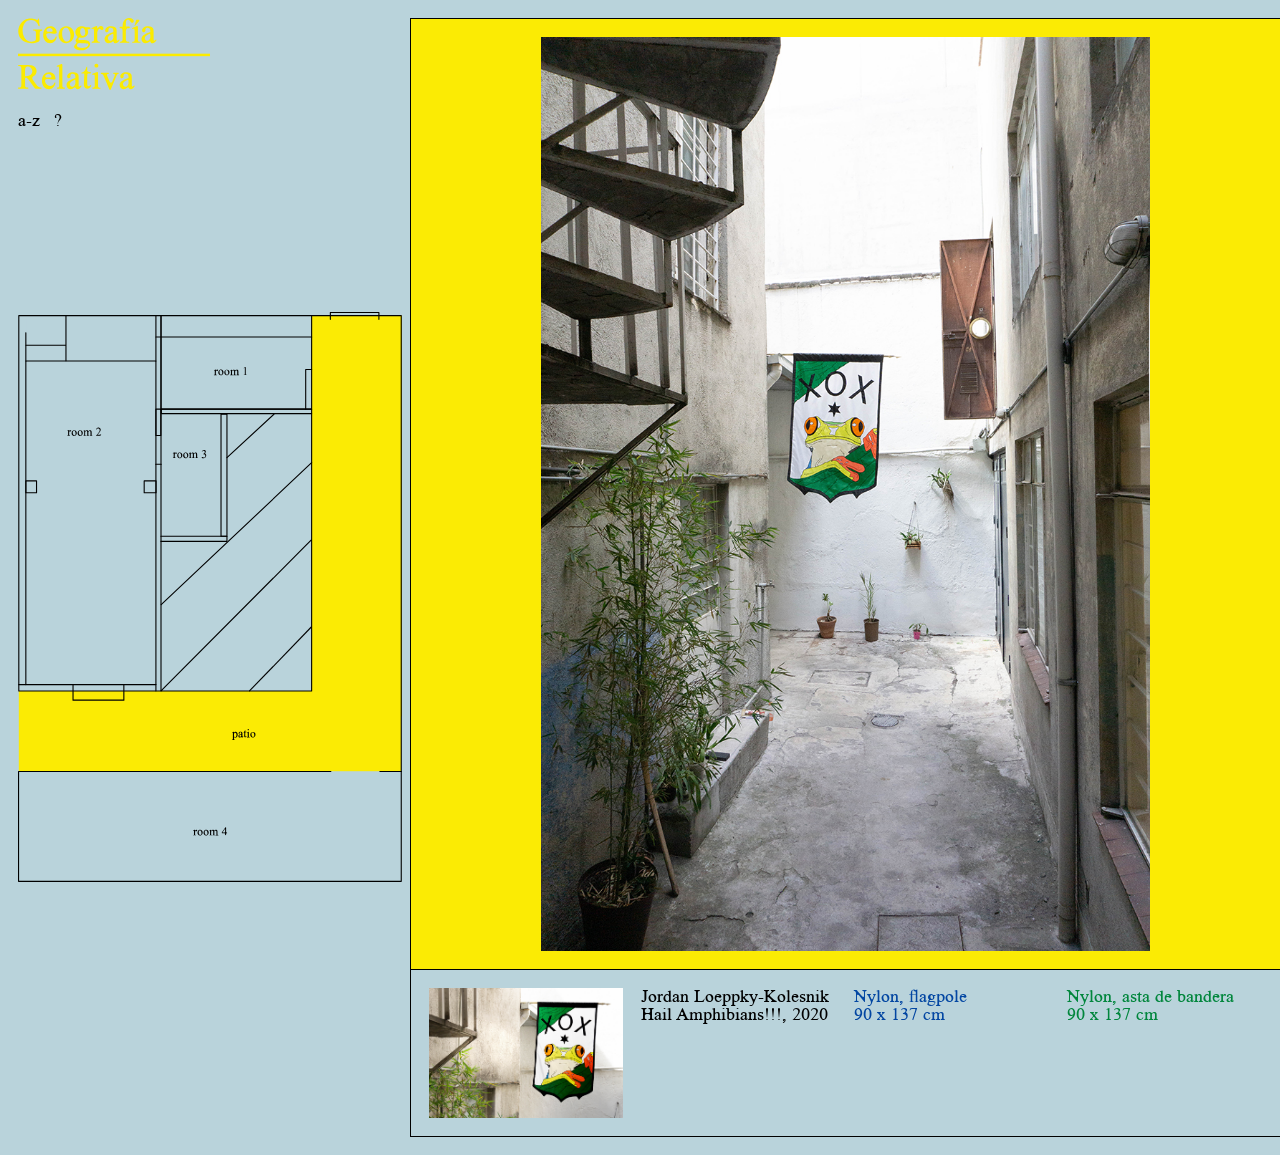
<file: patio.html>
<!DOCTYPE html>
<html>
<head>
  <title>Geografia Relativa | patio</title>
  <meta charset="utf-8">
  <meta name="viewport" content="width=device-width, initial-scale=1">

  <link rel="apple-touch-icon" sizes="180x180" href="img/favicon/apple-touch-icon.png">
  <link rel="icon" type="image/png" sizes="32x32" href="img/favicon/favicon-32x32.png">
  <link rel="icon" type="image/png" sizes="16x16" href="img/favicon/favicon-16x16.png">
  <link rel="manifest" href="img/favicon/site.webmanifest">
  <link rel="mask-icon" href="img/favicon/safari-pinned-tab.svg" color="#5bbad5">
  <link rel="shortcut icon" href="img/favicon/favicon.ico">
  <meta name="msapplication-TileColor" content="#da532c">
  <meta name="msapplication-config" content="img/favicon/browserconfig.xml">
  <meta name="theme-color" content="#ffffff">

  <link rel="stylesheet" type="text/css" href="css/main.css">
</head>
<body class="room">
  <header>
    <a href="index.html" id="home_link">
      <svg id="main_logo" version="1.1" id="Layer_1" xmlns="http://www.w3.org/2000/svg" xmlns:xlink="http://www.w3.org/1999/xlink" x="0px" y="0px"
       viewBox="0 0 1312 491.2" style="enable-background:new 0 0 1312 491.2;" xml:space="preserve">
        <style type="text/css">
          .logo_element{fill:#FBEB00;}
        </style>
        <g>
          <path class="logo_element" d="M105.2,79h56.9c2.1,0,3.7,1.8,3.7,3.7s-1.6,3.5-3.7,3.5h-0.7c-5.5,0-9.2,1.9-11.2,5.5
            c-1.3,2.7-2.3,8.1-2.3,16.5v42.5c0,4.2-2.1,8-5.9,10c-9.1,5-12.9,5.7-21.6,7.9c-8.8,2.5-18.7,3.6-29.5,3.6c-30.9,0-54.9-10-71-30
            c-12.2-15-18.1-32.5-18.1-51.9c0-14.2,3.2-27.9,10-40.8C19.9,34,31.2,22,45.3,13.7C57.1,6.8,71.2,3.2,87,3.2
            c5.9,0,11.3,0.5,16.2,1.6c4.8,1,11.6,3.1,20.3,6.2c5.3,2,7.4,2.5,8.1,2.5c1.1,0,1.9-0.5,2.6-1.6c0.7-1,1.4-0.8,1.7-5.3
            c0.2-1.9,1.8-3.5,3.5-3.5h0.5c1.7,0,3.3,1.6,3.6,3.5l3.7,45.6c0.1,2.1-1.6,3.9-3.6,3.9c-1.8,0-3.1-1.1-3.7-2.5l-0.6-2.3
            c-2.3-6.6-3.6-8.8-6.7-13.7c-4.8-5.3-12.2-12.4-19.5-18.3c-6.9-3.3-14.8-5.1-23.8-5.1c-19.7,0-34.6,7.9-45,23.4
            c-8.5,13.1-13,29.1-13,47.4c0,14.9,3,28.7,8.8,40.8c5.6,12.2,13.1,21.1,22.4,26.9c9.1,5.7,18.7,8.6,28.4,8.6
            c5.7,0,11.2-0.8,16.5-2.3c3.3-0.7,6.4-2,9.7-3.2c2.1-3.1,3.9-7.4,5.1-12.7v-35.1c0-9.7-0.8-13.5-1.7-15.2c-1.1-2.1-2.7-3.7-4.9-4.9
            c-2.5-1.1-3.3-1.9-9.6-1.9h-1.1c-1.9,0-3.6-1.6-3.6-3.5S103.3,79,105.2,79z"/>
          <path class="logo_element" d="M212.6,103.3c-8.7,0.6-16.1,1.7-19.2,8.1c-1.1,2.4,0.4,11.3,1.4,13.8c1.7,4.5,4.2,8.6,7,12.2
            c7.5,8.6,16.2,12.9,26.3,12.9c6.6,0,12.4-1.9,17.2-5.5c4.9-3.6,7.5-6.1,10.9-15l0.6-1.4c0.8-2,3.5-2.9,5.4-1.7
            c1.2,0.7,1.8,2.3,1.6,3.7l-0.2,1.8c-1.7,10.9-6,17.5-13.8,26.3c-8,9-18.1,13.5-30.3,13.5c-13.1,0-24.4-5.1-33.8-15.4
            c-9.2-10-13.8-23.9-13.8-40.8c0-18.4,4.8-33,14.2-43.3c9.7-10.4,21.7-15.6,36.1-15.6c12.2,0,22.4,4.1,30.3,12.2
            c2.4,2.5,4.5,5.3,6.2,8.4l0.4,0.5c0,0.1,0,0.2,0.1,0.4c3.3,6.7,5,14.3,5,23.2c0,0.4,0.4,1.2,0,1.4
            C255,111.7,225.4,102.3,212.6,103.3z M226.7,71.3c-3.5-2.4-7.3-3.5-11.2-3.5c-6,0-11.5,2.3-16.1,6.9c-1.4,1.4-2.6,2.9-3.6,4.4
            c-2.3,3.3-1.4,7.9,1.6,10.4c0,0,0,0.1,0.1,0.1c2.9,2.4,6.4,3.5,10.1,3.5h21.7c0.2,0,0.5,0,0.7,0c1.7-0.4,3-0.7,4.1-1.1
            c1.7-0.7,2.6-2.3,2.4-3.9c-0.4-3.2-1-5.7-1.8-7.3C233,76.8,230.3,73.5,226.7,71.3z"/>
          <path class="logo_element" d="M382.6,112.1c0,9.7-2.4,19.7-7,29.6c-4.7,10-11.2,17.7-19.6,22.8c-8.1,5.1-17.5,7.6-27.6,7.6
            c-16.6,0-29.8-6.6-39.6-19.8c-8.2-11.1-12.3-23.5-12.3-37.4c0-9.9,2.5-20.1,7.4-29.8c5-9.9,11.7-17.3,19.8-22.1
            c8.1-4.7,17-7.2,25.9-7.2c16.6,0,30.1,6.4,40.1,19C378.3,85.6,382.6,98.1,382.6,112.1z M350.9,152.2c4.8-5.9,7.2-16.4,7.2-31.2
            c0-0.1,0-0.2,0-0.4c-0.1-17.3-5.7-34-16.2-47.8l-0.1-0.1c-1.2-1.7-2.9-3-4.7-4.1c-3.3-1.6-6.9-2.4-11-2.4c-3.8,0-7.8,1.1-11.7,3.5
            c-3.9,2.3-7.2,6.3-9.7,12.2c-2.4,6-3.7,13.7-3.7,23.3c0,15.2,3.1,28.5,9.2,39.5c6,11,13.5,16.2,23.3,16.2
            C340.6,161,346.3,158.2,350.9,152.2z"/>
          <path class="logo_element" d="M446.3,219.3c-5,1-10.1,1.4-15.9,1.4c-15,0-28.2-3.5-38.7-10.4c-6.3-4.1-9.4-8.6-9.4-13.4c0-2,0.5-4.1,1.4-6.1
            c1.4-3,4.1-7.2,8.4-12.3c0.2-0.4,1.2-1.4,5.7-6.3c1-2.4,1.9-5.4,1.7-7.4c-1.8-1.2-3-2.5-3.9-3.6c-2-2.3-3-4.8-3-7.4
            c0-3,1.2-6.4,3.6-10.3c1.4-2.5,4.3-5.6,8.1-9.2c1.3-3.2,1.4-6.3,0.5-9.1c-3.5-2.5-6.1-5.6-8.2-9.2c-3.7-5.8-5.6-12.7-5.6-19.7
            c0-10.9,4.2-20.4,12.5-28.3c8.1-7.9,18.9-11.8,31.5-11.8c9.9,0,18.6,2.4,26,6.9c0.7,0.1,1.4,0.4,2.1,0.5h21c4.5,0,5.7,0.1,6.2,0.5
            c0.8,0.2,1.6,0.7,1.9,1.6c0.6,1,1,2.4,1,4.4c0,2.4-0.4,3.8-0.8,4.9c-0.5,0.7-1.1,1.2-1.8,1.6c-0.7,0.4-1.8,0.5-6.4,0.5h-9.4
            c-0.4,0.6-0.5,1.2-0.5,2.1c2.6,5.1,3.9,11.1,3.9,17.8c0,10.4-3.9,19.3-11.8,26.6c-7.9,7.4-18.6,11-31.9,11c-4.3,0-9-0.5-13.5-1.6
            c-1.4,0.1-2.6,0.5-3.9,1c-2,2-3.6,3.8-4.4,5.4c-1.1,2-1.6,3.7-1.6,5c0,1,0.5,1.9,1.4,2.9c0.8,0.6,2.5,1.7,6.8,2.3
            c2,0.4,7.5,0.5,16.1,0.8c16.2,0.4,26.5,1,31.4,1.6c7.5,1.1,13.5,3.9,18,8.5c4.5,4.7,6.9,10.4,6.9,17.2c0,9.1-4.2,17.8-12.9,25.7
            c-7.4,7-16.4,11.9-26.7,14.8L446.3,219.3z M409.1,172.8c-1.9,2.4-3.5,4.8-4.5,6.8c-1.8,3.1-2.7,6.1-2.7,8.8c0,3.1,2.1,6,6.2,8.6
            c0.1,0,0.1,0,0.2,0.1c1.2,0.7,2.3,1.2,3.3,1.8c7.4,3.3,17.2,5,29.2,5c13.7,0,23.9-2.4,30.2-7c6.3-4.8,9.4-9.7,9.4-14.7
            c0-3.6-1.7-6-5-7.4c-3.9-1.7-11.8-2.6-23.6-3c-12.7-0.2-23.4-1-31.9-1.7C415.6,170.7,411.9,171.6,409.1,172.8z M423.9,91.9
            c0,10.1,2.1,18.4,6.6,24c3.3,4.2,7.3,6.2,12.3,6.2c4.8,0,8.5-1.8,11.7-5.4c3-3.6,4.5-9.4,4.5-17.3c0-10.4-2.3-18.5-6.7-24.4
            c-3.2-4.3-7.2-6.3-12.2-6.3c-4.7,0-8.4,1.9-11.6,5.6C425.4,78.1,423.9,84,423.9,91.9z"/>
          <path class="logo_element" d="M559.8,56.7c2.4-1,4.8-1.4,7-1.4c4.7,0,8.6,1.4,11.7,4.3c3.1,2.9,4.7,6.3,4.7,10.1c0,3.3-1.2,6.3-3.5,8.7
            c-2.3,2.4-5.1,3.6-8.2,3.6s-6.4-1.4-10.1-4.4c-4.1-3.2-6-3.7-6.7-3.7c-1,0-2.1,0.7-3.6,1.9c-0.4,0.4-0.6,0.6-1,1
            c-3.5,3.6-6,8.1-7.2,13c-0.6,2.4-1.2,5-1.7,7.8c-0.5,2.3-0.6,4.8-0.6,7.2v37.4c0,5.7,0.6,10,2,12.9c0.8,1.8,2.5,3.3,4.8,4.7
            c2.4,1.3,2.9,1.7,7.4,1.7l1.1,0.1c1.9,0,3.5,1.7,3.5,3.6s-1.7,3.6-3.7,3.6h-50.6c-1.9,0-3.5-1.6-3.5-3.6c0-1.9,1.6-3.5,3.5-3.5
            l0.5-0.1c5.3,0,6.4-0.7,8.8-2.3c1.7-1.1,2.9-2.7,3.6-5.1c0.1-0.7,0.5-3,0.5-11v-41.5c0-15.4-0.4-20.5-0.7-22.1
            c-0.5-2-1.2-3.5-2.3-4.4c-1.2-0.8-2.5-1.3-4.3-1.3c-2.1,0-1.9-0.5-4.8,0.6l-0.6,0.2c-2,0.7-4.2-0.4-4.8-2.4
            c-0.5-1.8,0.4-3.7,2.1-4.3L534,55.3c3.7,0,6.7,3,6.7,6.6v6.7c0,1.8,1.9,2.9,3.3,1.9c0.1,0,0.1,0,0.1,0c3.8-5.3,7.6-9.1,11.7-11.7
            L559.8,56.7z"/>
          <path class="logo_element" d="M691.9,149.8v3c0,0.6-0.4,1.2-0.6,1.7l-0.8,1.1c-6.1,8.1-10.9,12.1-16.7,14.8c-0.1,0.1-0.5,0.1-0.6,0.4
            L672,171c-2.3,1-4.5,1.4-7,1.4c-4.2,0-7.8-1.4-10.3-4.4c-1.4-1.8-2.4-4.1-3.1-6.9c-1.7-1-4.3-1-7.6,0.1c-6,4.8-10,7.4-12.1,8.5
            c-4.4,1.8-9.2,2.9-14.1,2.9c-8,0-14.3-2.6-19.6-8.1c-5-5.4-7.8-12.3-7.8-21.1c0-5.6,1.2-10.4,3.8-14.6c3.3-5.4,9.3-10.6,17.4-15.6
            c7.8-4.5,21-10.4,39.2-17.1v-3.1c0-10.3-1.6-17.4-4.8-21.4c-3.2-3.7-7.8-5.4-13.8-5.4c-4.7,0-8.2,1.1-11,3.5
            c-2.7,2.6-3.9,5-3.9,8.2l0.2,6.7c0,4.2-1.2,7.4-3.2,9.7c-2.3,2.3-4.9,3.3-8.4,3.3c-3.3,0-6.1-1.2-8.2-3.6c-2-2.4-3.1-5.6-3.1-9.4
            c0-7.2,3.8-13.8,11-19.6c7.2-6,17.2-8.8,30.1-8.8c9.8,0,18,1.6,24.2,4.9c4.9,2.5,8.6,6.7,11,12.2c1.4,3.6,2.3,10.6,2.3,21.3v36.9
            c0,10.3,0.1,16.5,0.6,18.7c0.4,2.6,1.1,3.6,1.4,3.8c0.6,0.5,1.3,0.8,2.3,0.8s1.7-0.2,2.6-0.7c1.4-0.8,2.4-1.4,7.2-6.2
            C688.9,146.1,691.9,147.3,691.9,149.8z M618.1,150.9c3.1,3.5,6.6,5.1,10.5,5.1c3.6,0,7.5-1.6,12.4-4.3c4.4-4.9,8-11.3,9.9-17.8
            v-19.1c-1.1-3.3-3-5.6-4.8-6.6c-7.9,3.5-13.6,5.8-16.2,7.4c-5.9,3.3-10.4,6.8-12.8,10.4c-2.5,3.5-3.9,7.4-3.9,11.6
            C613.2,142.9,614.9,147.3,618.1,150.9z"/>
          <path class="logo_element" d="M790.4,21.1c0,2.7-1.2,5.3-3.5,7.6c-2.3,2.3-4.8,3.5-7.5,3.5c-2,0-4.2-0.7-6.4-2.1c-2.1-1.4-4.7-4.3-7.6-8.7
            c-2.7-4.1-5.4-6.8-7.5-8.1c-2.1-1.3-4.7-2-7.4-2c-3.2,0-6,0.8-8.2,2.6c-2.1,1.7-3.8,4.4-4.8,8.1c-1.1,3.8-1.7,14.1-1.7,30.6V58
            c0.5,0.4,1.1,0.6,1.8,0.8h20.2c3.1,0,5.6,2.5,5.6,5.6s-2.5,5.6-5.6,5.6h-9.6c-3.1,0-5.8,1.6-7.4,4.2c-1.6,2.5-3,6-4.1,9.9
            c-0.6,2.4-1,4.9-1,7.4V139c0,11.9,1.7,16.4,3,18c2.6,3.1,6.1,4.5,10.5,4.5h7.5c1.9,0,3.6,1.6,3.6,3.6c0,1.9-1.7,3.5-3.6,3.5h-59.6
            c-2,0-3.6-1.6-3.6-3.5c0-2,1.6-3.6,3.6-3.6h2.6c2.9,0,5.5-0.7,7.8-2.1c2.4-1.3,3.9-3.2,4.8-5.5c1-2.5,1.3-7.5,1.3-14.9v-50
            c0-2-0.1-4.2-0.6-6.2c-0.6-2.7-1.3-5.1-2.1-7.2c-1.3-3.3-4.5-5.5-8.1-5.5h-4.3c-3.1,0-5.6-2.5-5.6-5.6s2.5-5.6,5.6-5.6h14.6
            c0.2-0.1,0.5-0.2,0.6-0.4v-5.3c0-10.9,1.8-20.2,5.4-27.7c3.5-7.5,9-13.8,16.1-18.5c7.3-4.7,15.5-7,24.6-7c8.4,0,16.2,2.7,23.4,8.2
            C787.9,12.1,790.4,16.4,790.4,21.1z"/>
          <path class="logo_element" d="M826.8,20.6L799.1,53c-0.4,0.5-1,0.8-1.7,0.8l0,0c-1.5,0-2.6-1.5-2.1-2.9L806,15.6c0.5-1.7,2.1-2.9,3.9-2.9
            h13.2C827.2,12.6,829.5,17.5,826.8,20.6z"/>
          <path class="logo_element" d="M943.7,149.8v3c0,0.6-0.4,1.2-0.6,1.7l-0.8,1.1c-6.1,8.1-10.9,12.1-16.7,14.8c-0.1,0.1-0.5,0.1-0.6,0.4
            l-1.1,0.2c-2.3,1-4.5,1.4-7,1.4c-4.2,0-7.8-1.4-10.3-4.4c-1.4-1.8-2.4-4.1-3.1-6.9c-1.7-1-4.3-1-7.6,0.1c-6,4.8-10,7.4-12.1,8.5
            c-4.4,1.8-9.2,2.9-14.1,2.9c-8,0-14.3-2.6-19.6-8.1c-5-5.4-7.8-12.3-7.8-21.1c0-5.6,1.2-10.4,3.8-14.6c3.3-5.4,9.3-10.6,17.4-15.6
            c7.8-4.5,21-10.4,39.2-17.1v-3.1c0-10.3-1.6-17.4-4.8-21.4c-3.2-3.7-7.8-5.4-13.8-5.4c-4.7,0-8.2,1.1-11,3.5
            c-2.7,2.6-3.9,5-3.9,8.2l0.2,6.7c0,4.2-1.2,7.4-3.2,9.7c-2.3,2.3-4.9,3.3-8.4,3.3c-3.3,0-6.1-1.2-8.2-3.6c-2-2.4-3.1-5.6-3.1-9.4
            c0-7.2,3.8-13.8,11-19.6c7.2-6,17.2-8.8,30.1-8.8c9.8,0,18,1.6,24.2,4.9c4.9,2.5,8.6,6.7,11,12.2c1.4,3.6,2.3,10.6,2.3,21.3v36.9
            c0,10.3,0.1,16.5,0.6,18.7c0.4,2.6,1.1,3.6,1.4,3.8c0.6,0.5,1.3,0.8,2.3,0.8s1.7-0.2,2.6-0.7c1.4-0.8,2.4-1.4,7.2-6.2
            C940.7,146.1,943.7,147.3,943.7,149.8z M869.9,150.9c3.1,3.5,6.6,5.1,10.5,5.1c3.6,0,7.5-1.6,12.4-4.3c4.4-4.9,8-11.3,9.9-17.8
            v-19.1c-1.1-3.3-3-5.6-4.8-6.6c-7.9,3.5-13.6,5.8-16.2,7.4c-5.8,3.3-10.4,6.8-12.8,10.4c-2.5,3.5-3.9,7.4-3.9,11.6
            C865.1,142.9,866.7,147.3,869.9,150.9z"/>
          <path class="logo_element" d="M157.8,474.6c1.9,0.2,3.3,1.9,3.3,3.6c0,2-1.8,3.8-3.8,3.8H122c-3.5,0-6.7-1.8-8.7-4.4l-42-58
            c-5-5.7-9.3-9.8-12.2-11.8c-2,0.1-3.9,0.1-5.5,0.1c-1,0-2.1,0-3.3,0c-0.7,0-1.3-0.1-1.9-0.1c0,0.2-0.2,0.5-0.2,0.7v43.9
            c0,12.1,1.7,16.4,2.9,17.7c2.7,3.2,6.8,4.8,12.4,4.8h3.9c2,0,3.7,1.7,3.7,3.5c0,2.1-1.7,3.7-3.7,3.7H3.7c-2.1,0-3.7-1.6-3.7-3.7
            c0-1.8,1.6-3.5,3.7-3.5h3.7c6.2,0,10.6-1.9,13.3-6c1.1-1.4,2.1-5.6,2.1-16.5V349.7c0-12.1-1.6-16.4-2.9-17.8
            c-2.6-3.1-6.9-4.7-12.5-4.7H3.7c-2.1,0-3.7-1.7-3.7-3.6c0-2,1.6-3.6,3.7-3.6h55.8c17,0,29.6,1.2,37.6,3.8
            c8.2,2.5,15.4,7.3,21.1,13.8c5.9,7,8.7,15.3,8.7,24.6c0,10.1-3.3,19-9.8,26.5c-3.7,4.1-8.6,7.5-14.4,10.4
            c-4.8,4.4-6.3,11.3-4.2,18.4l22,30.3c7.3,10.3,13.6,17.2,18.7,20.5c5.3,3.3,8.5,4.9,16.8,5.8L157.8,474.6z M50.5,397.3h0.2
            c1,0.2,1.9,0.2,2.5,0.2c14.7,0,26-3.2,33.4-9.6c7.3-6.3,11.1-14.4,11.1-24.1c0-9.4-3-17.2-9-23.3c-6-5.8-13.8-8.8-23.8-8.8
            c-6.3,0-11.8,3.9-14.2,9.7c0,0.1,0,0.1-0.1,0.4c-1.8,4.5-2.6,9.3-2.6,14.2v38.4c0,0.4,0,0.7,0.2,1
            C48.5,396.6,49.4,397.3,50.5,397.3z"/>
          <path class="logo_element" d="M204.1,416.7c-8.7,0.6-16.1,1.7-19.2,8.1c-1.1,2.4,0.4,11.3,1.4,13.8c1.7,4.5,4.2,8.6,7,12.2
            c7.5,8.6,16.2,12.9,26.3,12.9c6.6,0,12.4-1.9,17.2-5.5c4.9-3.6,7.5-6.1,10.9-15l0.6-1.4c0.8-2,3.5-2.9,5.4-1.7
            c1.2,0.7,1.8,2.3,1.6,3.7l-0.2,1.8c-1.7,10.9-6,17.5-13.8,26.3c-8,9-18.1,13.5-30.3,13.5c-13.1,0-24.4-5.1-33.8-15.4
            c-9.2-10-13.8-23.9-13.8-40.8c0-18.4,4.8-33,14.2-43.3c9.7-10.4,21.7-15.6,36.1-15.6c12.2,0,22.4,4.1,30.3,12.2
            c2.4,2.5,4.5,5.3,6.2,8.4l0.4,0.5c0,0.1,0,0.2,0.1,0.4c3.3,6.7,5,14.3,5,23.2c0,0.4,0.4,1.2,0,1.4
            C246.5,425.1,216.9,415.7,204.1,416.7z M218.2,384.7c-3.5-2.4-7.3-3.5-11.2-3.5c-6,0-11.5,2.3-16.1,6.9c-1.4,1.4-2.6,2.9-3.6,4.4
            c-2.3,3.3-1.4,7.9,1.6,10.4c0,0,0,0.1,0.1,0.1c2.9,2.4,6.4,3.5,10.1,3.5h21.7c0.2,0,0.5,0,0.7,0c1.7-0.4,3-0.7,4.1-1.1
            c1.7-0.7,2.6-2.3,2.4-3.9c-0.4-3.2-1-5.7-1.8-7.3C224.5,390.2,221.8,386.9,218.2,384.7z"/>
          <path class="logo_element" d="M316.7,474.9c1.9,0,3.5,1.7,3.5,3.6s-1.6,3.5-3.5,3.5h-48.1c-1.9,0-3.5-1.6-3.5-3.5c0-2,1.6-3.6,3.5-3.6h0.8
            c5.7,0,5.4-0.7,6.4-1.3c1.4-0.8,2.6-2.3,3.6-4.3c1-2.1,1.3-6.4,1.3-12.9v-96.8c0-11.9-0.2-19.3-0.7-22c-0.5-2.4-1.2-4.1-2.1-4.9
            c-1-0.7-2.1-1.2-3.7-1.2c-1.8,0-1.7-0.4-4.7,0.8l-0.6,0.2c-1.8,0.7-3.8-0.1-4.7-1.8c-1-1.9,0-4.3,1.9-5l29.8-12.3
            c3.8,0,6.9,3.1,6.9,6.9v136c0,8.1,0.7,11.3,1.3,12.8c0.8,1.9,2.1,3.3,3.9,4.3c1.2,0.7,0.4,1.4,6.9,1.4H316.7z"/>
          <path class="logo_element" d="M432.4,463.2v3c0,0.6-0.4,1.2-0.6,1.7l-0.8,1.1c-6.1,8.1-10.9,12.1-16.7,14.8c-0.1,0.1-0.5,0.1-0.6,0.4
            l-1.1,0.2c-2.3,1-4.5,1.4-7,1.4c-4.2,0-7.8-1.4-10.3-4.4c-1.4-1.8-2.4-4.1-3.1-6.9c-1.7-1-4.3-1-7.6,0.1c-6,4.8-10,7.4-12.1,8.5
            c-4.4,1.8-9.2,2.9-14.1,2.9c-8,0-14.3-2.6-19.6-8.1c-5-5.4-7.8-12.3-7.8-21.1c0-5.6,1.2-10.4,3.8-14.6c3.3-5.4,9.3-10.6,17.4-15.6
            c7.8-4.5,21-10.4,39.2-17.1v-3.1c0-10.3-1.6-17.4-4.8-21.4c-3.2-3.7-7.8-5.4-13.8-5.4c-4.7,0-8.2,1.1-11,3.5
            c-2.7,2.6-3.9,5-3.9,8.2l0.2,6.7c0,4.2-1.2,7.4-3.2,9.7c-2.3,2.3-4.9,3.3-8.4,3.3c-3.3,0-6.1-1.2-8.2-3.6c-2-2.4-3.1-5.6-3.1-9.4
            c0-7.2,3.8-13.8,11-19.6c7.2-6,17.2-8.8,30.1-8.8c9.8,0,18,1.6,24.2,4.9c4.9,2.5,8.6,6.7,11,12.2c1.4,3.6,2.3,10.6,2.3,21.3v36.9
            c0,10.3,0.1,16.5,0.6,18.7c0.4,2.6,1.1,3.6,1.4,3.8c0.6,0.5,1.3,0.8,2.3,0.8s1.7-0.2,2.6-0.7c1.4-0.8,2.4-1.4,7.2-6.2
            C429.4,459.5,432.4,460.7,432.4,463.2z M358.6,464.3c3.1,3.5,6.6,5.1,10.5,5.1c3.6,0,7.5-1.6,12.4-4.3c4.4-4.9,8-11.3,9.9-17.8
            v-19.1c-1.1-3.3-3-5.6-4.8-6.6c-7.9,3.5-13.6,5.8-16.2,7.4c-5.8,3.3-10.4,6.8-12.8,10.4c-2.5,3.5-3.9,7.4-3.9,11.6
            C353.7,456.3,355.4,460.7,358.6,464.3z"/>
          <path class="logo_element" d="M451.6,380c-0.1-0.5-0.6-0.6-1.1-0.6c0,0-12.4-0.1-14.4-0.1c-0.2,0-0.6,0-1,0c-1.7-0.1-2.9-1.4-2.7-3.1V375
            c0-1.6,1.2-2.9,2.9-2.9c2.7-0.7,3.3-0.7,6.2-1.7c3.2-0.8,6.1-2.6,8.4-5.1c3.3-3.6,9.2-10.7,13.3-20.9c1.1-2.5,2.5-7.8,3.3-10.1
            c0.4-1.3,1.4-1.9,2.5-2c1.7,0,2.9,1.2,3,2.6c0,2.7,0.2,6.2,0.2,6.8v17.9c0,0.2,0,0.5,0.1,0.6c1.9,4.9,6.6,7.9,11.7,7.9h8.1
            c3,0,5.6,2.5,5.6,5.7c0,3-2.6,5.6-5.6,5.6h-11.6c-0.5,0-4.8,0.1-5,0.4c-2.7,2.5-2,7.8-2.9,14.3c-0.4,2.6-0.5,5.4-0.5,7.9v46.8
            c0,6.6,0.8,11.1,2.7,13.4c1.8,2.1,3.9,3.1,6.7,3.1c2.3,0,4.7-0.7,6.8-2.1c1.7-1.1,3-2.5,4.2-4.4c0.7-1.3,2.1-2,3.7-1.8
            c2.4,0.4,3.9,2.7,3,5l-0.5,1.3c-4.3,7.9-4.9,8.5-10,12.5c-5.5,4.1-11,6.2-16.7,6.2c-3.9,0-7.8-1.1-11.5-3.2
            c-3.7-2.1-6.6-5.4-8.4-9.4c-1.7-3.9-2.6-9.9-2.6-18c0,0,1.6-31.3,1.9-41.5C451.7,402.2,453.5,387.2,451.6,380z"/>
          <path class="logo_element" d="M562.4,474.9v7h-55.2v-7h1.3c6.2,0,8.8-0.7,9.9-1.3c1.6-1,2.9-2.4,3.7-4.4c1-2.1,1.6-6.6,1.6-13v-41.5
            c0-11.6-0.4-19.1-1.1-22.4c-0.5-2.1-1.2-3.6-2.1-4.4c-0.8-0.7-2.1-1.2-3.9-1.2c-1.9,0-1.4-0.4-4.4,0.7l-1,0.4
            c-1.9,0.6-3.9-0.4-4.7-2.3c-0.8-1.9,0.1-4.1,2-4.8l30.6-12.4c3.8,0,6.9,3,6.9,6.8v81.2c0,8.1,0.7,11.5,1.3,12.9
            c0.8,2,2.1,3.5,3.8,4.4c1.1,0.6,3.8,1.4,9.8,1.4H562.4z M525.4,334.5c-2.6-2.6-3.9-5.7-3.9-9.4c0-3.7,1.3-6.8,3.8-9.4
            c2.6-2.6,5.8-3.9,9.6-3.9c3.7,0,6.8,1.3,9.4,3.9c2.6,2.6,3.9,5.7,3.9,9.4c0,3.7-1.3,6.8-3.9,9.4c-2.5,2.6-5.7,3.9-9.4,3.9
            C531.1,338.5,528,337.1,525.4,334.5z"/>
          <path class="logo_element" d="M568.1,381.7c-1.8-0.5-3.1-2.1-3.1-3.9c0-2.3,1.8-4.1,4.1-4.1h47.4c2.1,0,3.8,1.7,3.8,3.8
            c0,1.9-1.7,3.7-3.8,3.7h-1.1c-2.7,0-4.8,0.5-6.2,1.8c-1.3,1.3-2,3-2,5.3c0,2.6,0.8,5.7,2.5,9.4l15.9,37.6c0.8,2.1,2.4,3.9,4.5,5.1
            c3.3,1.4,6.6,1,9.7-1.4c1.2-1.1,2.1-2.5,2.7-3.9l16.2-39.6c1.8-4.4,2.6-7.6,2.6-9.8c0-0.8-0.2-1.3-0.5-1.8v-0.1h-0.2
            c-0.6-1.1-1.4-1.7-2.6-2c-0.7-0.4,0-0.6-5-0.6h-0.7c-1.9,0-3.6-1.7-3.6-3.6c0-2.1,1.7-3.8,3.6-3.8h32.6c1.7,0,3,1.3,3,3v1.4
            c0,1.7-1.3,3-3,2.7c-4.9,0.5-5.4,1.7-6.2,2.5c-2.6,2.3-5,6.2-7.4,11.6l-38.4,93c-0.7,2-2.5,3.2-4.7,3.2s-3.9-1.2-4.8-3.2
            l-38.8-91.6c-1.8-4.1-3.3-7.2-4.9-9c-1.3-1.7-3.1-3-5.3-4.1c-0.2-0.2-0.6-0.4-1-0.5L568.1,381.7z"/>
          <path class="logo_element" d="M795,463.2v3c0,0.6-0.4,1.2-0.6,1.7l-0.8,1.1c-6.1,8.1-10.9,12.1-16.7,14.8c-0.1,0.1-0.5,0.1-0.6,0.4l-1.1,0.2
            c-2.3,1-4.5,1.4-7,1.4c-4.2,0-7.8-1.4-10.3-4.4c-1.4-1.8-2.4-4.1-3.1-6.9c-1.7-1-4.3-1-7.6,0.1c-6,4.8-10,7.4-12.1,8.5
            c-4.4,1.8-9.2,2.9-14.1,2.9c-8,0-14.3-2.6-19.6-8.1c-5-5.4-7.8-12.3-7.8-21.1c0-5.6,1.2-10.4,3.8-14.6c3.3-5.4,9.3-10.6,17.4-15.6
            c7.8-4.5,21-10.4,39.2-17.1v-3.1c0-10.3-1.6-17.4-4.8-21.4c-3.2-3.7-7.8-5.4-13.8-5.4c-4.7,0-8.2,1.1-11,3.5
            c-2.7,2.6-3.9,5-3.9,8.2l0.2,6.7c0,4.2-1.2,7.4-3.2,9.7c-2.3,2.3-4.9,3.3-8.4,3.3c-3.3,0-6.1-1.2-8.2-3.6c-2-2.4-3.1-5.6-3.1-9.4
            c0-7.2,3.8-13.8,11-19.6c7.2-6,17.2-8.8,30.1-8.8c9.8,0,18,1.6,24.2,4.9c4.9,2.5,8.6,6.7,11,12.2c1.4,3.6,2.3,10.6,2.3,21.3v36.9
            c0,10.3,0.1,16.5,0.6,18.7c0.4,2.6,1.1,3.6,1.4,3.8c0.6,0.5,1.3,0.8,2.3,0.8s1.7-0.2,2.6-0.7c1.4-0.8,2.4-1.4,7.2-6.2
            C792,459.5,795,460.7,795,463.2z M721.2,464.3c3.1,3.5,6.6,5.1,10.5,5.1c3.6,0,7.5-1.6,12.4-4.3c4.4-4.9,8-11.3,9.9-17.8v-19.1
            c-1.1-3.3-3-5.6-4.8-6.6c-7.9,3.5-13.6,5.8-16.2,7.4c-5.9,3.3-10.4,6.8-12.8,10.4c-2.5,3.5-3.9,7.4-3.9,11.6
            C716.3,456.3,718,460.7,721.2,464.3z"/>
          <path class="logo_element" d="M834.6,163.4v4.2c0,0.8-0.6,1.4-1.4,1.4h-52.3c-0.8,0-1.4-0.6-1.4-1.4V162h1.3c6.2,0,8.8-0.7,9.9-1.3
            c1.6-1,2.9-2.4,3.7-4.4c1-2.1,1.6-6.6,1.6-13v-41.5c0-11.6-0.4-19.1-1.1-22.4c-0.5-2.1-1.2-3.6-2.1-4.4c-0.8-0.7-2.1-1.2-3.9-1.2
            c-1.9,0-1.4-0.4-4.4,0.7l-1,0.4c-1.9,0.6-3.9-0.4-4.7-2.3c-0.8-1.9,0.1-4.1,2-4.8L811,55.3c0.2-0.1,0.4-0.1,0.6-0.1
            c3.7,0.2,6.6,3.1,6.6,6.8v81.2c0,8.1,0.7,11.5,1.3,12.9c0.8,2,2.1,3.5,3.8,4.4c1.1,0.6,3.8,1.4,9.8,1.4l0,0
            C834,162,834.6,162.6,834.6,163.4z"/>
          <rect y="243.5" class="logo_element" width="1312" height="17"/>
        </g>
      </svg>
    </a>  
    <nav>
      <a class="nav_link" href="artists.html">a-z</a>
      <a class="nav_link" href="about.html">?</a>
    </nav>

    <div id="map_container">
        <svg version="1.1" id="Layer_1" xmlns="http://www.w3.org/2000/svg" xmlns:xlink="http://www.w3.org/1999/xlink" x="0px" y="0px"
       viewBox="0 0 1048 1555.4" style="enable-background:new 0 0 1048 1555.4;" xml:space="preserve">
        <style type="text/css">
          .st0{fill:none;}
          .st3{fill:#b9d3db;}
          .st1{fill:#000000;}
          .st2{fill:none;stroke:#000000;stroke-width:3;stroke-linecap:round;stroke-linejoin:round;}
        </style>
        <a href="room1.html" id="room_1">
          <polygon class="st3" points="376.4,68.2 376.4,9.9 21.9,9.9 21.9,265.1 360.6,265.1 360.6,265.2 801.4,265.2 801.4,68.2  "/>
          <g>
            <path class="st1" d="M542.7,157.3c0.3-0.1,0.6-0.2,0.9-0.2c0.6,0,1.1,0.2,1.6,0.6c0.4,0.3,0.6,0.8,0.6,1.4c0,0.4-0.2,0.9-0.5,1.2
              s-0.7,0.5-1.1,0.5c-0.5,0-1-0.2-1.4-0.6c-0.5-0.4-0.8-0.5-0.9-0.5c-0.2,0-0.3,0.1-0.5,0.3l-0.1,0.1c-0.5,0.5-0.8,1.1-1,1.8
              c-0.1,0.3-0.2,0.7-0.2,1c-0.1,0.3-0.1,0.7-0.1,1v5c0,0.6,0.1,1.2,0.3,1.7c0.3,0.6,1,0.9,1.6,0.9h0.1c0.3,0,0.5,0.2,0.5,0.5
              s-0.2,0.5-0.5,0.5h-6.8c-0.3,0-0.5-0.2-0.5-0.5s0.2-0.5,0.5-0.5h0.1c0.4,0.1,0.8-0.1,1.2-0.3c0.2-0.2,0.4-0.4,0.5-0.7
              c0.1-0.5,0.1-1,0.1-1.5v-5.6c0-1,0-2-0.1-2.9c0-0.2-0.1-0.4-0.3-0.6c-0.2-0.1-0.4-0.2-0.6-0.2c-0.2,0-0.4,0-0.6,0.1h-0.1
              c-0.3,0.1-0.5,0-0.6-0.3l0,0c-0.1-0.2,0.1-0.5,0.3-0.6l4.1-1.7c0.5,0,0.9,0.4,0.9,0.9v0.9c0,0.2,0.1,0.3,0.3,0.3
              c0.1,0,0.1,0,0.2,0l0,0c0.4-0.6,0.9-1.1,1.6-1.6L542.7,157.3z"/>
            <path class="st1" d="M560.8,164.7c0,1.4-0.3,2.8-0.9,4c-0.6,1.2-1.5,2.3-2.6,3s-2.4,1-3.7,1c-2.1,0.1-4.1-0.9-5.3-2.6
              c-1.1-1.4-1.7-3.2-1.7-5c0-1.4,0.4-2.8,1-4s1.5-2.2,2.7-2.9c1-0.6,2.2-1,3.5-1c2.1-0.1,4.1,0.9,5.4,2.5
              C560.3,161.1,560.9,162.9,560.8,164.7z M556.6,170.1c0.6-0.8,1-2.2,1-4.2v-0.1c0-2.3-0.8-4.6-2.2-6.4l0,0
              c-0.2-0.2-0.4-0.4-0.6-0.6c-0.5-0.2-1-0.3-1.5-0.3c-0.6,0-1.1,0.2-1.6,0.5c-0.6,0.4-1.1,1-1.3,1.6c-0.4,1-0.5,2.1-0.5,3.1
              c0,1.8,0.4,3.7,1.2,5.3c0.5,1.3,1.7,2.1,3.1,2.2C555.2,171.3,556.1,170.9,556.6,170.1z"/>
            <path class="st1" d="M577.2,164.7c0,1.4-0.3,2.8-0.9,4c-1.1,2.5-3.6,4.1-6.3,4.1c-2.1,0.1-4.1-0.9-5.3-2.6c-1.1-1.4-1.7-3.2-1.6-5
              c0-1.4,0.4-2.8,1-4c1.1-2.4,3.5-3.9,6.1-3.9c2.1-0.1,4.1,0.9,5.4,2.5C576.6,161.2,577.2,162.9,577.2,164.7z M572.9,170.1
              c0.6-0.8,1-2.2,1-4.2v-0.1c0-2.3-0.8-4.6-2.2-6.4l0,0c-0.2-0.2-0.4-0.4-0.6-0.6c-0.5-0.2-1-0.3-1.5-0.3c-0.6,0-1.1,0.2-1.6,0.5
              c-0.6,0.4-1.1,1-1.3,1.6c-0.4,1-0.5,2.1-0.5,3.1c0,1.8,0.4,3.7,1.2,5.3c0.5,1.3,1.7,2.1,3.1,2.2
              C571.6,171.3,572.4,170.9,572.9,170.1z"/>
            <path class="st1" d="M603,171.4c0.3,0,0.5,0.2,0.5,0.5s-0.2,0.5-0.5,0.5h-6.5c-0.2,0-0.4-0.2-0.4-0.5l0,0c0-0.2,0.2-0.5,0.4-0.5
              l0,0h0.2c0.4,0,0.8-0.1,1.2-0.3c0.2-0.2,0.4-0.4,0.4-0.7c0-0.5,0-1,0-1.4v-6.1c0.1-0.8-0.1-1.6-0.4-2.4c-0.4-0.6-1.1-0.9-1.8-0.9
              c-0.5,0-1.1,0.1-1.6,0.4c-0.7,0.4-1.3,0.9-1.9,1.4v0.1v0.6v6.8c0,0.6,0,1.2,0.1,1.7c0.1,0.2,0.3,0.4,0.5,0.5
              c0.4,0.2,0.7,0.3,1.1,0.2l0,0c0.3,0,0.5,0.2,0.5,0.5s-0.2,0.5-0.5,0.5H588c-0.3,0-0.5-0.2-0.5-0.5s0.2-0.5,0.5-0.5l0,0h0.1
              c0.9,0,0.9-0.1,1.1-0.2c0.3-0.2,0.5-0.4,0.5-0.7c0.1-0.5,0.1-1,0.1-1.5v-6.1c0.1-0.8-0.1-1.7-0.5-2.4c-0.4-0.6-1-0.9-1.7-0.9
              c-0.6,0-1.1,0.2-1.6,0.4l0,0c-0.8,0.4-1.3,1.1-1.6,2c-0.1,0.4-0.2,0.8-0.3,1.3v5.8c0,0.6,0,1.2,0.2,1.7c0.1,0.2,0.3,0.4,0.5,0.5
              s0.1,0.2,1,0.2h0.2c0.2,0,0.5,0.2,0.5,0.4l0,0c0,0.3-0.2,0.5-0.5,0.5h-6.5c-0.3,0-0.5-0.2-0.5-0.5s0.2-0.5,0.5-0.5h0.1
              c0.8,0,0.8-0.1,0.9-0.2c0.2-0.1,0.4-0.3,0.5-0.6c0.2-0.5,0.2-1.1,0.2-1.7v-5.4c0-1,0-2-0.1-3c0-0.2-0.1-0.4-0.3-0.6
              c-0.2-0.1-0.3-0.2-0.5-0.1c-0.2,0-0.4,0-0.6,0.1h-0.1c-0.3,0.1-0.5,0-0.6-0.3l0,0c-0.1-0.3,0-0.5,0.3-0.6l4-1.6
              c0.5,0,0.9,0.4,0.9,0.9v1.6c0,0.1,0.1,0.1,0.2,0.1c0.8-0.8,1.2-1.2,1.4-1.3c0.5-0.4,1-0.7,1.5-0.9s1.1-0.3,1.7-0.4
              c0.9,0,1.7,0.3,2.4,0.8c0.4,0.3,0.7,0.7,0.9,1.2c0.4,0.2,0.8,0.1,1.2-0.1c0.5-0.5,1.1-1,1.7-1.3c0.7-0.4,1.5-0.6,2.3-0.6
              c0.7,0,1.5,0.2,2.1,0.6c0.7,0.5,1.2,1.2,1.5,2c0.3,0.9,0.4,1.9,0.4,2.9v6.1c0,0.6,0,1.2,0.2,1.8c0.1,0.2,0.3,0.4,0.5,0.5
              C602.4,171.4,602.7,171.4,603,171.4L603,171.4z"/>
            <path class="st1" d="M623.8,171.5h0.3c0.2,0,0.4,0.1,0.4,0.3s-0.1,0.4-0.3,0.4h-0.1h-7.4c-0.2,0-0.4-0.2-0.4-0.4s0.2-0.4,0.3-0.4
              l0,0h0.3c1,0,1.1-0.1,1.4-0.2c0.2-0.1,0.4-0.3,0.6-0.6c0.1-0.7,0.2-1.5,0.2-2.3v-11.5c0-1,0-2-0.2-3c0-0.3-0.2-0.5-0.4-0.7
              c-0.2-0.1-0.4-0.2-0.7-0.2c-0.4,0-0.8,0.1-1.2,0.3l-0.2,0.1c-0.2,0.1-0.4,0-0.5-0.2s0-0.4,0.1-0.5l0,0l5-2.4
              c0.3,0,0.6,0.3,0.6,0.6v17.5c0,0.7,0,1.5,0.1,2.2c0.1,0.3,0.3,0.5,0.6,0.6C622.8,171.4,622.8,171.5,623.8,171.5z"/>
          </g>
        </a>
        <a href="room2.html" id="room_2">
          <rect x="21.9" y="265.1" class="st3" width="354.5" height="751.8"/>
          <g>
            <path class="st1" d="M142.3,322.8c0.3-0.1,0.6-0.2,0.9-0.2c0.6,0,1.1,0.2,1.6,0.6c0.4,0.3,0.6,0.8,0.6,1.4c0,0.4-0.2,0.8-0.5,1.2
              c-0.3,0.3-0.7,0.5-1.1,0.5c-0.5,0-1-0.2-1.4-0.6c-0.5-0.4-0.8-0.5-0.9-0.5c-0.2,0-0.4,0.1-0.5,0.2l-0.1,0.1
              c-0.5,0.5-0.8,1.1-1,1.7c-0.1,0.3-0.2,0.7-0.2,1c-0.1,0.3-0.1,0.7-0.1,1v5c0,0.6,0.1,1.2,0.3,1.7c0.1,0.3,0.4,0.5,0.6,0.6
              c0.3,0.2,0.7,0.3,1,0.2h0.1c0.3,0,0.5,0.2,0.5,0.5s-0.2,0.5-0.5,0.5l0,0H135c-0.3,0-0.5-0.2-0.5-0.5l0,0c0-0.2,0.2-0.5,0.4-0.5
              l0,0h0.1c0.4,0.1,0.8-0.1,1.2-0.3c0.2-0.2,0.4-0.4,0.5-0.7c0.1-0.5,0.1-1,0.1-1.5v-5.6c0-1,0-2-0.1-3c0-0.2-0.1-0.4-0.3-0.6
              c-0.2-0.1-0.4-0.2-0.6-0.2c-0.2,0-0.4,0-0.6,0.1h-0.1c-0.3,0.1-0.5,0-0.6-0.3l0,0c-0.1-0.2,0-0.5,0.3-0.6l4.1-1.7
              c0.5,0,0.9,0.4,0.9,0.9v0.9c0,0.2,0.1,0.3,0.3,0.3c0.1,0,0.1,0,0.2,0l0,0c0.4-0.6,1-1.1,1.6-1.6H142.3z"/>
            <path class="st1" d="M160.5,330.2c0,1.4-0.4,2.8-1,4c-1.1,2.5-3.6,4.1-6.3,4.1c-2.1,0.1-4.1-0.9-5.3-2.6c-1.1-1.4-1.7-3.2-1.6-5
              c0-1.4,0.4-2.8,1-4c1.1-2.4,3.5-3.9,6.1-3.9c2.1-0.1,4.1,0.9,5.4,2.5C159.8,326.6,160.5,328.4,160.5,330.2z M156.2,335.5
              c0.6-0.8,1-2.2,1-4.2l0,0c0-2.3-0.8-4.6-2.2-6.4l0,0c-0.2-0.2-0.4-0.4-0.6-0.5c-0.5-0.2-1-0.3-1.5-0.3c-0.6,0-1.1,0.2-1.6,0.5
              c-0.6,0.4-1.1,1-1.3,1.6c-0.4,1-0.5,2.1-0.5,3.1c0,1.8,0.4,3.7,1.2,5.3c0.5,1.3,1.7,2.1,3.1,2.2
              C154.8,336.7,155.7,336.3,156.2,335.5L156.2,335.5z"/>
            <path class="st1" d="M176.8,330.2c0,1.4-0.3,2.8-0.9,4c-1.1,2.5-3.6,4.1-6.3,4.1c-2.1,0.1-4.1-0.9-5.3-2.6c-1.1-1.4-1.7-3.2-1.6-5
              c0-1.4,0.4-2.8,1-4c1.1-2.4,3.5-3.9,6.1-3.9c2.1-0.1,4.1,0.9,5.4,2.5C176.2,326.6,176.8,328.4,176.8,330.2z M172.6,335.5
              c0.6-0.8,1-2.2,1-4.2l0,0c0-2.3-0.8-4.6-2.2-6.4l0,0c-0.2-0.2-0.4-0.4-0.6-0.5c-0.5-0.2-1-0.3-1.5-0.3c-0.6,0-1.1,0.2-1.6,0.5
              c-0.6,0.4-1.1,1-1.3,1.6c-0.4,1-0.5,2.1-0.5,3.1c0,1.8,0.4,3.7,1.2,5.3c0.5,1.3,1.7,2.1,3.1,2.2
              C171.2,336.7,172,336.3,172.6,335.5z"/>
            <path class="st1" d="M202.6,336.8c0.3,0,0.5,0.2,0.5,0.5s-0.2,0.5-0.5,0.5h-6.5c-0.3,0-0.5-0.2-0.5-0.5s0.2-0.5,0.5-0.5l0,0h0.2
              c0.4,0,0.8-0.1,1.1-0.3c0.2-0.2,0.4-0.4,0.4-0.7c0-0.5,0-1,0-1.4v-6.1c0.1-0.8-0.1-1.6-0.4-2.4c-0.4-0.6-1.1-0.9-1.8-0.9
              c-0.5,0-1.1,0.1-1.6,0.4c-0.7,0.4-1.4,0.9-1.9,1.5v0.1v0.6v6.8c0,0.6,0,1.2,0.1,1.7c0.1,0.2,0.3,0.4,0.5,0.5
              c0.3,0.2,0.7,0.3,1.1,0.2l0,0c0.3,0,0.5,0.2,0.5,0.5s-0.2,0.5-0.5,0.5h-6.6c-0.3,0-0.5-0.2-0.5-0.5s0.2-0.5,0.5-0.5l0,0h0.1
              c0.9,0,0.9-0.1,1.1-0.2c0.3-0.2,0.5-0.4,0.5-0.7c0.1-0.5,0.1-1,0.1-1.5v-6.1c0.1-0.8-0.1-1.7-0.5-2.4c-0.4-0.6-1-0.9-1.8-0.9
              c-0.6,0-1.1,0.2-1.6,0.5l0,0c-0.8,0.4-1.3,1.1-1.6,1.9c-0.1,0.4-0.2,0.9-0.3,1.3v5.8c0,0.6,0,1.2,0.2,1.7c0.1,0.2,0.3,0.4,0.5,0.5
              s0.1,0.2,1,0.2h0.2c0.3,0,0.5,0.2,0.5,0.4l0,0c0,0.3-0.2,0.5-0.5,0.5H179c-0.3,0-0.5-0.2-0.5-0.5s0.2-0.5,0.5-0.5l0,0h0.1
              c0.8,0,0.8-0.1,0.9-0.2c0.2-0.1,0.4-0.3,0.5-0.6c0.2-0.5,0.2-1.1,0.2-1.7v-5.5c0-1,0-2-0.1-3c0-0.2-0.1-0.4-0.3-0.6
              c-0.1-0.1-0.3-0.2-0.5-0.1c-0.2,0-0.4,0-0.6,0.1h-0.1c-0.3,0.1-0.5,0-0.6-0.3l0,0c-0.1-0.3,0-0.5,0.3-0.7l4-1.6
              c0.5,0,0.9,0.4,0.9,0.9l0,0v1.6c0,0.1,0.1,0.1,0.2,0.1c0.8-0.8,1.2-1.2,1.4-1.3c0.4-0.4,1-0.7,1.5-0.9c0.5-0.2,1.1-0.4,1.7-0.4
              c0.9,0,1.7,0.3,2.4,0.8c0.4,0.3,0.7,0.7,0.9,1.2c0.4,0.2,0.8,0.1,1.1-0.1c0.5-0.5,1.1-1,1.7-1.3c0.7-0.4,1.5-0.6,2.4-0.6
              c0.7,0,1.5,0.2,2.1,0.6c0.7,0.5,1.2,1.2,1.5,2c0.3,0.9,0.4,1.9,0.4,2.9v6.1c0,0.6,0,1.2,0.2,1.7c0.1,0.2,0.3,0.4,0.5,0.5
              C201.8,336.7,202.2,336.8,202.6,336.8L202.6,336.8z"/>
            <path class="st1" d="M226.3,333.6c0.1-0.1,0.2-0.2,0.3-0.2c0.2,0,0.4,0.2,0.4,0.4v0.1l-0.9,2.4c-0.3,0.8-1.1,1.4-1.9,1.4h-10.9
              c-0.3,0-0.5-0.2-0.5-0.5c0-0.1,0.1-0.3,0.2-0.4l0.5-0.5c1.1-1,1.4-1.4,2.4-2.3c0.7-0.7,1.6-1.6,2.4-2.5c0.9-0.9,1.7-1.9,2.4-3
              c0.7-1,1.3-2,1.7-3.1c0.4-0.9,0.5-1.8,0.6-2.8c0-1.2-0.4-2.4-1.2-3.3s-1.9-1.3-3-1.3c-1,0-1.9,0.3-2.8,0.9
              c-0.8,0.5-1.4,1.2-1.6,2.1l-0.2,0.4c-0.1,0.2-0.2,0.3-0.4,0.3s-0.4-0.2-0.4-0.4c0,0,0,0,0-0.1V321c0.3-3.2,3-5.6,6.1-5.5
              c0.8,0,1.7,0.1,2.4,0.4s1.4,0.7,2,1.3c0.6,0.5,1,1.2,1.4,1.9c0.3,0.7,0.4,1.4,0.4,2.2c0,1.1-0.3,2.3-0.8,3.3c-1,2-2.3,3.9-3.9,5.5
              c-1.7,1.9-3,3.3-3.9,4.2c-0.2,0.2-0.2,0.5,0,0.7c0.1,0.1,0.1,0.1,0.2,0.1l0,0h0.2h4.2c0.8,0,1.6,0,2.4-0.1
              c0.4-0.1,0.8-0.3,1.2-0.5s0.4-0.2,0.6-0.6L226.3,333.6z"/>
          </g>
        </a>
        <a href="room3.html" id="room_3">
          <rect x="391.2" y="277.3" class="st3" width="162.9" height="334.8"/>
          <g>
            <path class="st1" d="M430.4,383.5c0.3-0.1,0.6-0.2,1-0.2c0.6,0,1.1,0.2,1.6,0.6c0.4,0.3,0.6,0.8,0.6,1.4c0,0.4-0.2,0.9-0.5,1.2
              c-0.3,0.3-0.7,0.5-1.1,0.5c-0.5,0-1-0.2-1.4-0.6c-0.5-0.4-0.8-0.5-0.9-0.5c-0.2,0-0.4,0.1-0.5,0.3l-0.1,0.1
              c-0.5,0.5-0.8,1.1-1,1.7c-0.1,0.3-0.2,0.7-0.2,1c-0.1,0.3-0.1,0.7-0.1,1v5c0,0.6,0.1,1.2,0.3,1.7c0.1,0.3,0.4,0.5,0.6,0.6
              c0.3,0.2,0.7,0.3,1,0.2h0.1c0.3,0,0.5,0.2,0.5,0.5s-0.2,0.5-0.5,0.5H423c-0.3,0-0.5-0.2-0.5-0.4l0,0c0-0.3,0.2-0.5,0.5-0.5l0,0
              h0.1c0.4,0.1,0.8-0.1,1.2-0.3c0.2-0.2,0.4-0.4,0.5-0.7c0.1-0.5,0.1-1,0.1-1.5v-5.6c0-1,0-2-0.1-3c0-0.2-0.1-0.4-0.3-0.6
              c-0.2-0.1-0.4-0.2-0.6-0.2s-0.4,0-0.6,0.1h-0.1c-0.2,0.1-0.5,0-0.6-0.3c0,0,0,0,0-0.1c-0.1-0.2,0.1-0.5,0.3-0.6l4.1-1.7
              c0.5,0,0.9,0.4,0.9,0.9l0,0v0.9c0,0.2,0.1,0.3,0.3,0.3c0.1,0,0.1,0,0.2,0l0,0c0.4-0.6,1-1.1,1.6-1.6L430.4,383.5z"/>
            <path class="st1" d="M448.6,390.9c0,1.4-0.3,2.8-0.9,4c-1.1,2.5-3.6,4.1-6.3,4.1c-2.1,0.1-4.1-0.9-5.3-2.6c-1.1-1.4-1.7-3.2-1.6-5
              c0-1.4,0.4-2.8,1-4s1.5-2.3,2.6-3c1-0.6,2.2-1,3.5-1c2.1-0.1,4.1,0.9,5.4,2.5C448,387.3,448.6,389.1,448.6,390.9z M444.3,396.3
              c0.6-0.8,1-2.2,1-4.2l0,0c0-2.3-0.8-4.6-2.2-6.4l0,0c-0.2-0.2-0.4-0.4-0.6-0.5c-0.5-0.2-1-0.3-1.5-0.3c-0.6,0-1.1,0.2-1.6,0.5
              c-0.6,0.4-1,1-1.3,1.6c-0.4,1-0.5,2.1-0.5,3.1c0,1.8,0.4,3.7,1.2,5.3c0.5,1.3,1.7,2.1,3.1,2.2C443,397.5,443.8,397.1,444.3,396.3z
              "/>
            <path class="st1" d="M464.9,390.9c0,1.4-0.3,2.8-1,4c-1.1,2.5-3.6,4.1-6.3,4.1c-2.1,0.1-4.1-0.9-5.3-2.6c-1.1-1.4-1.7-3.2-1.6-5
              c0-1.4,0.4-2.8,1-4c1.1-2.4,3.5-3.9,6.1-3.9c2.1-0.1,4.1,0.9,5.4,2.6C464.3,387.4,464.9,389.1,464.9,390.9z M460.7,396.3
              c0.6-0.8,1-2.2,1-4.2l0,0c0-2.3-0.8-4.6-2.2-6.4l0,0c-0.2-0.2-0.4-0.4-0.6-0.5c-0.5-0.2-1-0.3-1.5-0.3c-0.6,0-1.1,0.2-1.6,0.5
              c-0.6,0.4-1.1,1-1.3,1.6c-0.4,1-0.5,2-0.5,3c0,1.8,0.4,3.7,1.2,5.3c0.5,1.3,1.7,2.1,3.1,2.2C459.3,397.5,460.1,397.1,460.7,396.3z
              "/>
            <path class="st1" d="M490.8,397.5c0.3,0,0.5,0.2,0.5,0.5l0,0c0,0.3-0.2,0.5-0.5,0.5h-6.5c-0.2,0-0.4-0.2-0.5-0.4l0,0
              c0-0.3,0.2-0.5,0.4-0.5l0,0h0.2c0.4,0,0.8-0.1,1.1-0.3c0.2-0.2,0.4-0.4,0.4-0.7c0-0.1,0-0.4,0-1.4V389c0.1-0.8-0.1-1.6-0.4-2.4
              c-0.4-0.6-1.1-0.9-1.8-0.9c-0.5,0-1.1,0.1-1.6,0.4c-0.7,0.4-1.3,0.9-1.9,1.5v0.1v0.6v6.8c0,0.6,0,1.2,0.1,1.7
              c0.1,0.2,0.3,0.4,0.5,0.5c0.4,0.2,0.7,0.3,1.1,0.2l0,0c0.3,0,0.5,0.2,0.5,0.5l0,0c0,0.3-0.2,0.5-0.5,0.5l0,0h-6.5
              c-0.3,0-0.5-0.2-0.5-0.5l0,0c0-0.3,0.2-0.5,0.5-0.5l0,0h0.1c0.9,0,0.9-0.1,1.1-0.2c0.3-0.2,0.5-0.4,0.5-0.7c0.1-0.5,0.1-1,0.1-1.5
              V389c0.1-0.8-0.1-1.7-0.5-2.4c-0.4-0.6-1-0.9-1.7-0.9c-0.6,0-1.1,0.2-1.6,0.5l0,0c-0.8,0.4-1.3,1.1-1.6,2
              c-0.1,0.4-0.2,0.9-0.3,1.3v5.8c0,0.6,0,1.2,0.2,1.7c0.1,0.2,0.3,0.4,0.5,0.5s0.1,0.2,1,0.2h0.2c0.2,0,0.5,0.2,0.5,0.4l0,0
              c0,0.3-0.2,0.5-0.5,0.5l0,0h-6.5c-0.3,0-0.5-0.2-0.5-0.4l0,0c0-0.3,0.2-0.5,0.5-0.5l0,0h0.1c0.8,0,0.8-0.1,0.9-0.2
              c0.2-0.1,0.4-0.3,0.5-0.6c0.2-0.5,0.2-1.1,0.2-1.7v-5.5c0-1,0-2-0.1-3c0-0.2-0.1-0.4-0.3-0.6c-0.1-0.1-0.3-0.2-0.5-0.1
              c-0.2,0-0.4,0-0.6,0.1H467c-0.3,0.1-0.5,0-0.6-0.3s0-0.5,0.3-0.7l4-1.6c0.5,0,0.9,0.4,0.9,0.9l0,0v1.7c0,0.1,0.1,0.1,0.2,0.1
              c0.8-0.8,1.2-1.2,1.4-1.3c0.5-0.4,1-0.7,1.5-0.9c0.5-0.2,1.1-0.3,1.7-0.4c0.9,0,1.7,0.3,2.4,0.8c0.4,0.3,0.7,0.7,1,1.2
              c0.4,0.2,0.8,0.1,1.1-0.1c0.5-0.5,1.1-1,1.7-1.3c0.7-0.4,1.5-0.6,2.4-0.6c0.7,0,1.5,0.2,2.1,0.6c0.7,0.5,1.2,1.2,1.5,2
              c0.3,0.9,0.4,1.9,0.4,2.9v6.1c0,0.6,0,1.2,0.2,1.7c0.1,0.2,0.3,0.4,0.5,0.5C490.1,397.6,490.4,397.6,490.8,397.5L490.8,397.5z"/>
            <path class="st1" d="M510.1,396.2c0.8-0.8,1.2-1.8,1.2-2.9c0-0.8-0.2-1.7-0.5-2.4c-0.2-0.5-0.5-0.9-0.9-1.3
              c-0.5-0.5-1.2-0.9-1.9-1.1c-0.7-0.3-1.6-0.5-2.4-0.5h-0.2c-0.2,0-0.3-0.2-0.4-0.3c0-0.2,0.1-0.3,0.3-0.4l0.5-0.1
              c0.7-0.1,1.3-0.3,1.8-0.8c1.5-0.8,2.4-2.3,2.4-4c0-1-0.3-1.9-1-2.6s-1.6-1-2.5-1c-0.7,0-1.4,0.2-2.1,0.6c-0.2,0.1-0.5,0.3-0.6,0.5
              l-0.7,0.7l-0.2,0.2c-0.1,0.1,0,0-0.2,0.2l-0.2,0.2c-0.1,0.2-0.3,0.2-0.5,0.1s-0.3-0.3-0.2-0.5l0.2-0.5c0.4-1.1,1.1-2,2-2.6
              c1-0.8,2.3-1.3,3.6-1.2c0.8,0,1.6,0.1,2.3,0.4c0.7,0.3,1.3,0.7,1.7,1.3c0.7,0.8,1,1.7,1,2.7c0,0.9-0.3,1.7-0.8,2.5
              c-0.3,0.5-0.7,1-1.1,1.4c-0.3,0.3-0.4,0.7-0.2,1.1l0,0c0.1,0.2,0.2,0.4,0.5,0.5c0.6,0.4,1.2,0.9,1.7,1.5c0.7,1,1,2.2,1,3.5
              c0,0.9-0.2,1.8-0.5,2.6c-0.3,0.8-0.8,1.6-1.3,2.3c-0.8,0.9-1.8,1.6-2.9,2c-1.2,0.5-2.6,0.7-3.9,0.7c-1,0.1-2.1-0.1-3-0.6
              c-0.5-0.2-0.8-0.7-0.8-1.2c0-0.3,0.2-0.7,0.4-0.9c0.3-0.3,0.6-0.4,1-0.4c0.3,0,0.6,0,0.8,0.1c0.2,0.1,0.6,0.3,1.2,0.6
              c0.4,0.2,0.8,0.4,1.3,0.6c0.4,0.1,0.8,0.2,1.2,0.2C508.4,397.5,509.4,397,510.1,396.2z"/>
          </g>
        </a>
        <a href="patio.html" class="selected" id="patio">
          <polygon class="st3" points="1048,9.8 801.4,9.8 801.4,1034.5 2.2,1034.5 2.2,1253.9 1046,1253.9 1046,1103.1 1048,1103.1  "/>
          <g>
            <path class="st1" d="M599.7,1153.2c0.1,2.3-0.7,4.6-2.2,6.4c-1.2,1.4-2.9,2.1-4.7,2.1c-0.7,0-1.4-0.1-2.1-0.3
              c-0.2-0.1-0.4-0.2-0.5-0.3c-0.2-0.1-0.5,0-0.6,0.2l0,0v3.4c-0.1,0.6,0,1.2,0.2,1.8c0.1,0.2,0.3,0.4,0.5,0.5
              c0.4,0.2,0.8,0.3,1.2,0.2l0,0c0.3,0,0.5,0.2,0.5,0.5s-0.2,0.5-0.5,0.5h-7.1c-0.3,0-0.5-0.2-0.5-0.5s0.2-0.5,0.5-0.5h0.2
              c0.5,0,0.9-0.1,1.3-0.3c0.2-0.1,0.3-0.3,0.4-0.5c0.1-0.6,0.2-1.3,0.2-1.9v-13.8c0-0.6,0-1.2-0.1-1.7c0-0.2-0.2-0.4-0.3-0.5
              c-0.2-0.1-0.4-0.2-0.7-0.2c-0.2,0-0.4,0-0.6,0.1l0,0c-0.2,0.1-0.5,0-0.6-0.3s0-0.5,0.3-0.6l4.3-1.8c0.5,0,0.8,0.4,0.8,0.8v1.3
              c0,0.1,0.1,0.2,0.2,0.3h0.1c0.4-0.7,1-1.2,1.6-1.7c0.7-0.5,1.6-0.8,2.5-0.8c1.5,0,2.9,0.6,3.8,1.8
              C599.1,1149.1,599.8,1151.2,599.7,1153.2z M595.2,1149.9c-0.5-0.8-1.4-1.4-2.3-1.5h-0.1c-0.5,0-1,0.1-1.4,0.4
              c-0.1,0.1-0.2,0.1-0.3,0.2c-0.6,0.4-1,1-1.3,1.7l-0.1,0.3c-0.1,0.4-0.2,0.7-0.2,1.1v3.8c0,0.8,0,1.5,0.1,2.3
              c0.2,0.6,0.5,1.1,1,1.5c0.6,0.4,1.3,0.7,2.1,0.6c1,0,1.9-0.4,2.4-1.2c0.9-1.3,1.4-2.9,1.3-4.5c0-1.1-0.1-2.1-0.4-3.1
              c-0.1-0.2,0.1,0.1,0,0C595.8,1151,595.5,1150.4,595.2,1149.9L595.2,1149.9z"/>
            <path class="st1" d="M614.8,1158.5v0.4c0,0.1,0,0.2-0.1,0.2l-0.1,0.1c-0.6,0.9-1.3,1.5-2.2,2h-0.1h-0.1c-0.3,0.1-0.6,0.2-0.9,0.2
              c-0.5,0-1-0.2-1.4-0.6c-0.2-0.3-0.3-0.6-0.4-0.9c-0.3-0.1-0.7-0.1-1,0c-0.5,0.4-1,0.8-1.6,1.1c-0.6,0.2-1.2,0.4-1.9,0.4
              c-1,0-1.9-0.4-2.6-1.1c-0.7-0.8-1-1.8-1-2.8c0-0.7,0.1-1.4,0.5-2c0.6-0.9,1.4-1.6,2.3-2.1c1.7-0.9,3.4-1.7,5.2-2.3v-0.4
              c0.1-1-0.1-2-0.6-2.9c-0.5-0.5-1.2-0.8-1.8-0.7c-0.5,0-1.1,0.1-1.5,0.5c-0.3,0.3-0.5,0.7-0.5,1.1v0.9c0,0.5-0.1,0.9-0.4,1.3
              c-0.3,0.3-0.7,0.5-1.1,0.4c-0.4,0-0.8-0.2-1.1-0.5c-0.3-0.4-0.4-0.8-0.4-1.3c0.1-1.1,0.6-2,1.5-2.6c1.2-0.8,2.6-1.3,4-1.2
              c1.1,0,2.2,0.2,3.2,0.7c0.7,0.4,1.2,0.9,1.5,1.6c0.3,0.9,0.4,1.9,0.3,2.8v4.9c0,0.8,0,1.7,0.1,2.5c0,0.3,0.1,0.5,0.2,0.5
              c0.1,0.1,0.2,0.1,0.3,0.1s0.3,0,0.4-0.1c0.4-0.2,0.7-0.5,1-0.8c0.2-0.1,0.4-0.1,0.5,0.1C614.8,1158.3,614.8,1158.4,614.8,1158.5z
               M604.9,1158.7c0.3,0.4,0.9,0.7,1.4,0.7c0.6,0,1.2-0.2,1.7-0.6c0.6-0.7,1.1-1.5,1.3-2.4v-2.6c-0.1-0.4-0.3-0.7-0.6-0.9
              c-1,0.5-1.8,0.8-2.2,1c-0.7,0.3-1.3,0.8-1.7,1.4C604.1,1156.3,604.1,1157.7,604.9,1158.7L604.9,1158.7z"/>
            <path class="st1" d="M617.4,1147.4C617.4,1147.3,617.3,1147.3,617.4,1147.4l-2-0.1h-0.1c-0.2,0-0.4-0.2-0.4-0.4l0,0v-0.2
              c0-0.2,0.2-0.4,0.4-0.4l0,0c0.3-0.1,0.6-0.1,0.8-0.2c0.4-0.1,0.8-0.4,1.1-0.7c0.8-0.8,1.4-1.8,1.8-2.8c0.1-0.3,0.3-1,0.5-1.4
              c0-0.2,0.2-0.3,0.3-0.3c0.2,0,0.4,0.1,0.4,0.3c0,0.4,0,0.8,0,0.9v2.4v0.1c0.3,0.6,0.9,1,1.6,1h1.1c0.4,0,0.8,0.3,0.8,0.8
              s-0.3,0.8-0.8,0.8h-1.5c-0.2,0-0.4,0-0.7,0c-0.4,0.3-0.3,1-0.4,1.9c0,0.4-0.1,0.7-0.1,1.1v6.3c-0.1,0.6,0.1,1.2,0.4,1.8
              c0.2,0.3,0.5,0.4,0.9,0.4c0.3,0,0.6-0.1,0.9-0.3c0.2-0.2,0.4-0.4,0.6-0.6c0.1-0.2,0.3-0.3,0.5-0.2c0.3,0,0.5,0.3,0.4,0.5v0.1
              l-0.1,0.2c-0.3,0.7-0.7,1.3-1.3,1.7c-0.6,0.5-1.4,0.8-2.2,0.8c-0.5,0-1.1-0.2-1.5-0.4c-0.5-0.3-0.9-0.7-1.1-1.3
              c-0.3-0.8-0.4-1.6-0.3-2.4c0,0,0.2-4.2,0.3-5.6C617.5,1150,617.5,1148.7,617.4,1147.4z"/>
            <path class="st1" d="M632.2,1160.1v0.9h-7.4v-0.9h0.2c0.4,0,0.9,0,1.3-0.2c0.2-0.1,0.4-0.4,0.5-0.6c0.2-0.6,0.2-1.2,0.2-1.7v-5.6
              c0-1,0-2-0.2-3c0-0.2-0.1-0.4-0.3-0.6c-0.1-0.1-0.3-0.2-0.5-0.2s-0.4,0-0.6,0.1l-0.1,0.1c-0.3,0.1-0.5,0-0.6-0.3
              c-0.1-0.2,0-0.5,0.3-0.6l0,0l4.1-1.7c0.5,0,0.9,0.4,0.9,0.9l0,0v10.9c0,0.6,0,1.2,0.2,1.7c0.1,0.2,0.3,0.5,0.5,0.6
              c0.4,0.2,0.9,0.2,1.3,0.2L632.2,1160.1z M627.2,1141.3c-0.3-0.3-0.5-0.8-0.5-1.3s0.2-0.9,0.5-1.3c0.3-0.3,0.8-0.5,1.3-0.5
              c1,0,1.8,0.8,1.8,1.8s-0.8,1.8-1.8,1.8C628,1141.8,627.6,1141.6,627.2,1141.3L627.2,1141.3z"/>
            <path class="st1" d="M648.1,1153.5c0,1.4-0.3,2.8-0.9,4c-1.1,2.5-3.6,4.1-6.3,4.1c-2.1,0.1-4.1-0.9-5.3-2.7
              c-1.1-1.4-1.7-3.2-1.6-5c0-1.4,0.4-2.8,1-4c1.1-2.4,3.5-3.9,6.1-3.9c2.1-0.1,4.1,0.9,5.4,2.5
              C647.6,1149.9,648.2,1151.7,648.1,1153.5z M643.9,1158.8c0.6-0.8,1-2.2,1-4.2l0,0c0-2.3-0.8-4.6-2.2-6.4l0,0
              c-0.2-0.2-0.4-0.4-0.6-0.5c-0.5-0.2-1-0.3-1.5-0.3c-0.6,0-1.1,0.2-1.6,0.5c-0.6,0.4-1,1-1.3,1.6c-0.4,1-0.5,2.1-0.5,3.1
              c0,1.8,0.4,3.7,1.2,5.3c0.5,1.3,1.7,2.1,3.1,2.2C642.5,1160.1,643.4,1159.6,643.9,1158.8z"/>
          </g>
        </a>
        <a href="room4.html" id="room_4">
          <rect x="1.5" y="1253.9" class="st3" width="1044.5" height="300"/>
          <g>
            <path class="st1" d="M486,1413.5c0.3-0.1,0.6-0.2,0.9-0.2c0.6,0,1.1,0.2,1.6,0.6c0.4,0.3,0.6,0.8,0.6,1.4c0,0.4-0.2,0.9-0.5,1.2
              c-0.3,0.3-0.7,0.5-1.1,0.5c-0.5,0-1-0.2-1.4-0.6c-0.5-0.4-0.8-0.5-0.9-0.5c-0.2,0-0.4,0.1-0.5,0.2l-0.1,0.1
              c-0.5,0.5-0.8,1.1-1,1.7c-0.1,0.3-0.2,0.7-0.2,1c-0.1,0.3-0.1,0.7-0.1,1v5c0,0.6,0.1,1.2,0.3,1.7c0.1,0.3,0.4,0.5,0.6,0.6
              c0.3,0.2,0.7,0.3,1,0.2h0.1c0.3,0,0.5,0.2,0.5,0.5s-0.2,0.5-0.5,0.5l0,0h-6.8c-0.3,0-0.5-0.2-0.5-0.5l0,0c0-0.2,0.2-0.5,0.4-0.5
              l0,0h0.1c0.4,0,0.8-0.1,1.2-0.3c0.2-0.2,0.4-0.4,0.5-0.7c0.1-0.5,0.1-1,0.1-1.5v-5.6c0-1,0-2-0.1-3c0-0.2-0.1-0.4-0.3-0.6
              c-0.2-0.1-0.4-0.2-0.6-0.2s-0.4,0-0.6,0.1h-0.1c-0.3,0.1-0.5,0-0.6-0.3l0,0c-0.1-0.2,0-0.5,0.3-0.6l4.1-1.7c0.5,0,0.9,0.4,0.9,0.9
              l0,0v0.9c0,0.2,0.1,0.3,0.3,0.3c0.1,0,0.1,0,0.2,0l0,0c0.4-0.6,1-1.1,1.6-1.6H486z"/>
            <path class="st1" d="M504.1,1420.9c0,1.4-0.3,2.8-1,4c-1.1,2.5-3.6,4.1-6.3,4.1c-2.1,0.1-4.1-0.9-5.3-2.7c-1.1-1.4-1.7-3.2-1.6-5
              c0-1.4,0.4-2.8,1-4c1.1-2.4,3.5-3.9,6.1-3.9c2.1-0.1,4.1,0.9,5.4,2.6C503.5,1417.3,504.1,1419.1,504.1,1420.9z M499.9,1426.3
              c0.6-0.8,1-2.2,1-4.2l0,0c0-2.3-0.8-4.6-2.2-6.4l0,0c-0.2-0.2-0.4-0.4-0.6-0.5c-0.5-0.2-1-0.3-1.5-0.3c-0.6,0-1.1,0.2-1.6,0.5
              c-0.6,0.4-1.1,1-1.3,1.6c-0.4,1-0.5,2.1-0.5,3.1c0,1.8,0.4,3.7,1.2,5.3c0.5,1.3,1.7,2.1,3.1,2.2
              C498.5,1427.5,499.4,1427,499.9,1426.3z"/>
            <path class="st1" d="M520.5,1420.9c0,1.4-0.3,2.8-0.9,4c-1.1,2.5-3.6,4.1-6.3,4.1c-2.1,0.1-4.1-0.9-5.3-2.7
              c-1.1-1.4-1.7-3.2-1.6-5c0-1.4,0.4-2.8,1-4c1.1-2.4,3.5-3.9,6.1-3.9c2.1-0.1,4.1,0.9,5.4,2.6
              C519.9,1417.3,520.5,1419.1,520.5,1420.9z M516.2,1426.3c0.6-0.8,1-2.2,1-4.2l0,0c0-2.3-0.8-4.6-2.2-6.4l0,0
              c-0.2-0.2-0.4-0.4-0.6-0.5c-0.5-0.2-1-0.3-1.5-0.3c-0.6,0-1.1,0.2-1.6,0.5c-0.6,0.4-1.1,1-1.3,1.6c-0.4,1-0.5,2.1-0.5,3.1
              c0,1.8,0.4,3.7,1.2,5.3c0.5,1.3,1.7,2.1,3.1,2.2C514.9,1427.5,515.7,1427,516.2,1426.3z"/>
            <path class="st1" d="M546.3,1427.5c0.3,0,0.5,0.2,0.5,0.5s-0.2,0.5-0.5,0.5h-6.5c-0.3,0-0.5-0.2-0.5-0.5s0.2-0.5,0.5-0.5h0.2
              c0.4,0,0.8-0.1,1.2-0.3c0.2-0.2,0.4-0.4,0.4-0.7c0-0.5,0-1,0-1.4v-6.1c0.1-0.8-0.1-1.6-0.4-2.4c-0.4-0.6-1.1-0.9-1.8-0.9
              c-0.5,0-1.1,0.1-1.6,0.4c-0.7,0.4-1.4,0.9-1.9,1.4v0.1v0.6v6.8c0,0.6,0,1.2,0.1,1.7c0.1,0.2,0.3,0.4,0.5,0.5
              c0.3,0.2,0.7,0.2,1.1,0.2l0,0c0.3,0,0.5,0.2,0.5,0.5s-0.2,0.5-0.5,0.5l0,0H531c-0.3,0-0.5-0.2-0.5-0.5s0.2-0.5,0.5-0.5l0,0h0.1
              c0.9,0,0.9-0.1,1.1-0.2c0.3-0.2,0.5-0.4,0.5-0.7c0.1-0.5,0.1-1,0.1-1.5v-6.1c0.1-0.8-0.1-1.7-0.5-2.4c-0.4-0.6-1-0.9-1.7-0.9
              c-0.6,0-1.1,0.2-1.6,0.4l0,0c-0.8,0.4-1.3,1.1-1.6,1.9c-0.1,0.4-0.2,0.9-0.3,1.3v5.8c0,0.6,0,1.2,0.2,1.7c0.1,0.2,0.3,0.4,0.5,0.5
              s0.1,0.2,1,0.2h0.2c0.2,0,0.5,0.2,0.5,0.4l0,0c0,0.3-0.2,0.5-0.5,0.5h-6.5c-0.3,0-0.5-0.2-0.5-0.5s0.2-0.5,0.5-0.5l0,0h0.1
              c0.8,0,0.8-0.1,0.9-0.2c0.2-0.1,0.4-0.3,0.5-0.6c0.2-0.5,0.2-1.1,0.2-1.7v-5.4c0-1,0-2-0.1-3c0-0.2-0.1-0.4-0.3-0.6
              c-0.1-0.1-0.3-0.2-0.5-0.1c-0.2,0-0.4,0-0.6,0.1h-0.1c-0.3,0.1-0.5,0-0.6-0.3l0,0c-0.1-0.3,0-0.5,0.3-0.7l4-1.6
              c0.5,0,0.9,0.4,0.9,0.9l0,0v1.6c0,0.1,0.1,0.1,0.2,0.1c0.8-0.8,1.2-1.2,1.4-1.3c0.4-0.4,1-0.7,1.5-0.9c0.5-0.2,1.1-0.4,1.7-0.4
              c0.9,0,1.7,0.3,2.4,0.8c0.4,0.3,0.7,0.7,0.9,1.2c0.4,0.2,0.8,0.1,1.2-0.1c0.5-0.5,1.1-1,1.7-1.3c0.7-0.4,1.5-0.6,2.3-0.6
              c0.7,0,1.5,0.2,2.1,0.6c0.7,0.5,1.2,1.2,1.5,2c0.3,0.9,0.4,1.9,0.3,2.9v6.1c0,0.6,0,1.2,0.2,1.7c0.1,0.2,0.3,0.4,0.5,0.5
              C545.5,1427.4,545.9,1427.5,546.3,1427.5L546.3,1427.5z"/>
            <path class="st1" d="M569,1420.3h0.7c0.7,0.1,1.2,0.7,1.1,1.3c-0.1,0.6-0.5,1.1-1.1,1.1H569c-0.5,0.2-0.9,0.7-1,1.3v3
              c0,0.8-0.6,1.4-1.4,1.4s-1.4-0.6-1.4-1.4l0,0v-2.9c-0.2-0.7-0.7-1.2-1.3-1.4h-6.1c-0.9,0-1.6-0.7-1.6-1.6l0,0
              c0-0.3,0.1-0.7,0.3-0.9l9.3-13.4c0.4-0.6,1.2-0.7,1.7-0.3c0.3,0.2,0.5,0.6,0.5,1v11.5C568.1,1419.6,568.5,1420.1,569,1420.3z
               M565.3,1419v-7.8c-0.1-0.3-0.3-0.4-0.7-0.2l-5.8,8.2c-0.1,0.2-0.2,0.4-0.2,0.6c0,0.3,0.3,0.6,0.6,0.7h4.7
              C564.6,1420.1,565.1,1419.6,565.3,1419L565.3,1419z"/>
          </g>
        </a>
        <g id="final_trace">
            <rect x="2.2" y="9.9" class="st2" width="388.1" height="1024.6"/>
            <rect x="21.4" y="133.7" class="st2" width="355" height="883.2"/>
            <line class="st2" x1="21.4" y1="133.7" x2="21.4" y2="56.5"/>
            <polyline class="st2" points="21.9,90.9 130.9,90.9 130.9,133.2 130.9,9.9  "/>
            <line class="st2" x1="376.4" y1="133.7" x2="376.4" y2="9.9"/>
            <rect x="376.4" y="265.1" class="st2" width="13.4" height="71.8"/>
            <rect x="21.4" y="460.9" class="st2" width="29.2" height="32.3"/>
            <rect x="344.4" y="460.9" class="st2" width="32.4" height="32.4"/>
            <line class="st2" x1="21.4" y1="1016.9" x2="2" y2="1016.9"/>
            <line class="st2" x1="376.4" y1="1016.9" x2="376.4" y2="1034"/>
            <polyline class="st2" points="150.2,1016.9 150.2,1059.4 288.9,1059.4 288.9,1016.9   "/>
            <line class="st2" x1="376" y1="415.5" x2="390.8" y2="415.5"/>
            <polyline class="st2" points="390.1,612.1 570.3,612.1 570.3,626 389.9,626   "/>
            <rect x="554.1" y="278.7" class="st2" width="16.2" height="333.4"/>
            <rect x="391.2" y="265.1" class="st2" width="410.2" height="12.2"/>
            <rect x="390.3" y="9.9" class="st2" width="411.1" height="255.3"/>
            <line class="st2" x1="570.3" y1="397.5" x2="698.6" y2="279.1"/>
            <line class="st2" x1="390.8" y1="798.8" x2="801.4" y2="411.1"/>
            <polyline class="st2" points="801.4,621.1 390.3,1034.3 801.4,1034.3 801.4,277.3   "/>
            <line class="st2" x1="631.8" y1="1034.3" x2="800.5" y2="859.7"/>
            <polyline class="st2" points="853.9,1253.9 1.5,1253.9 1.5,1553.9 1046,1553.9 1046,9.8 801.4,9.8   "/>
            <polyline class="st2" points="852.5,20 852.5,1.5 985,1.5 985,20   "/>
            <line class="st2" x1="376.5" y1="68.2" x2="801.4" y2="68.2"/>
            <polyline class="st2" points="801.4,157.1 785.2,157.1 785.2,265.1   "/>
            <line class="st2" x1="987.6" y1="1253.9" x2="1046.5" y2="1253.9"/>
        </g>
        </svg>
    </div>
  </header>

  <main id="work_container">
    <section id="room3">
      <div class="installation_images">
        <img src="img/patio/installation_images/90210_gr_097_patio_jordanloeppkykolesnik_03.jpg">
      </div>
      <div class="work_image bottom">
        <img src="img/patio/work_images/90210_gr_099_patio_jordanloeppkykolesnik_02.jpg">
        <h2>
            Jordan Loeppky-Kolesnik 
            <br>
            Hail Amphibians!!!, 2020
        </h2>
        <div>
            Nylon, flagpole
            <br>
            90 x 137 cm
        </div>
        <div>
          Nylon, asta de bandera
          <br>
          90 x 137 cm
        </div>
      </div>
    </section>
  </main>

  <footer>
      <a id="back_to_top" href="#">↑</a>
  </footer>
</body>
</html>
</file>
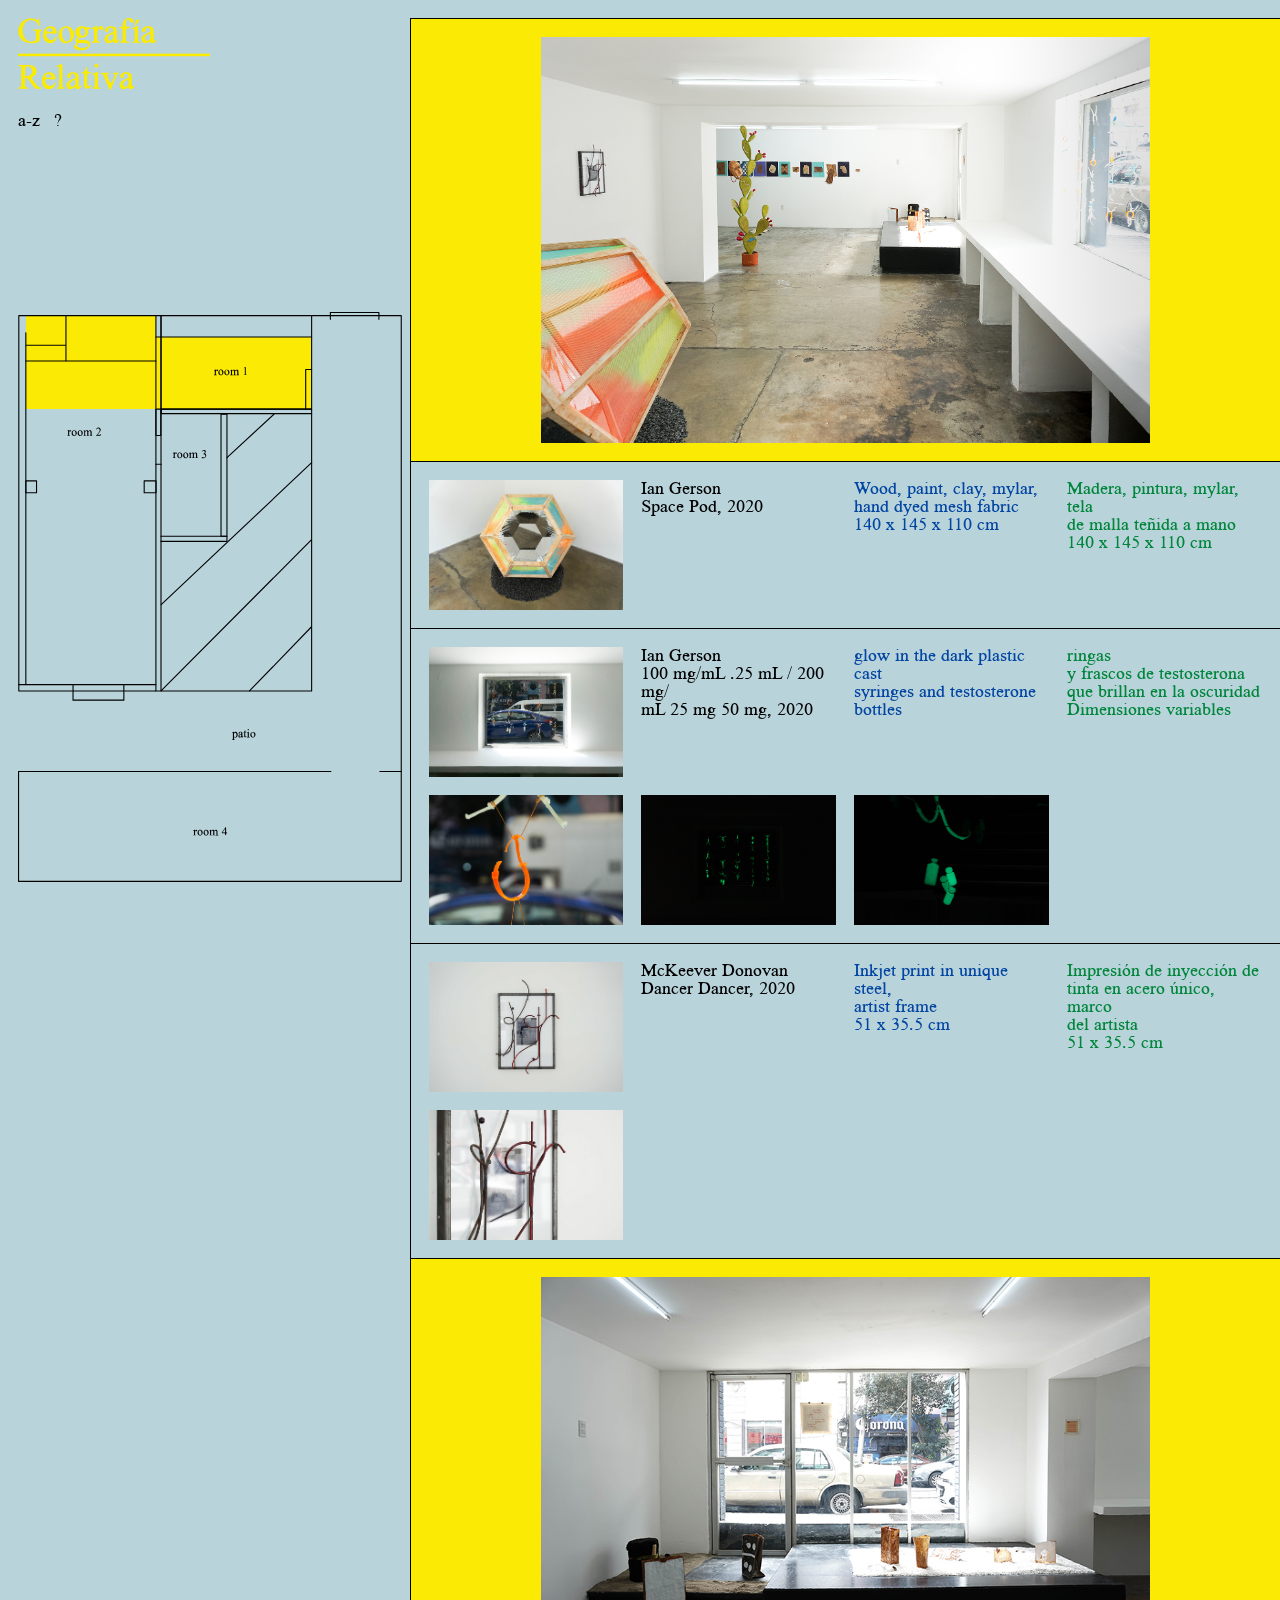
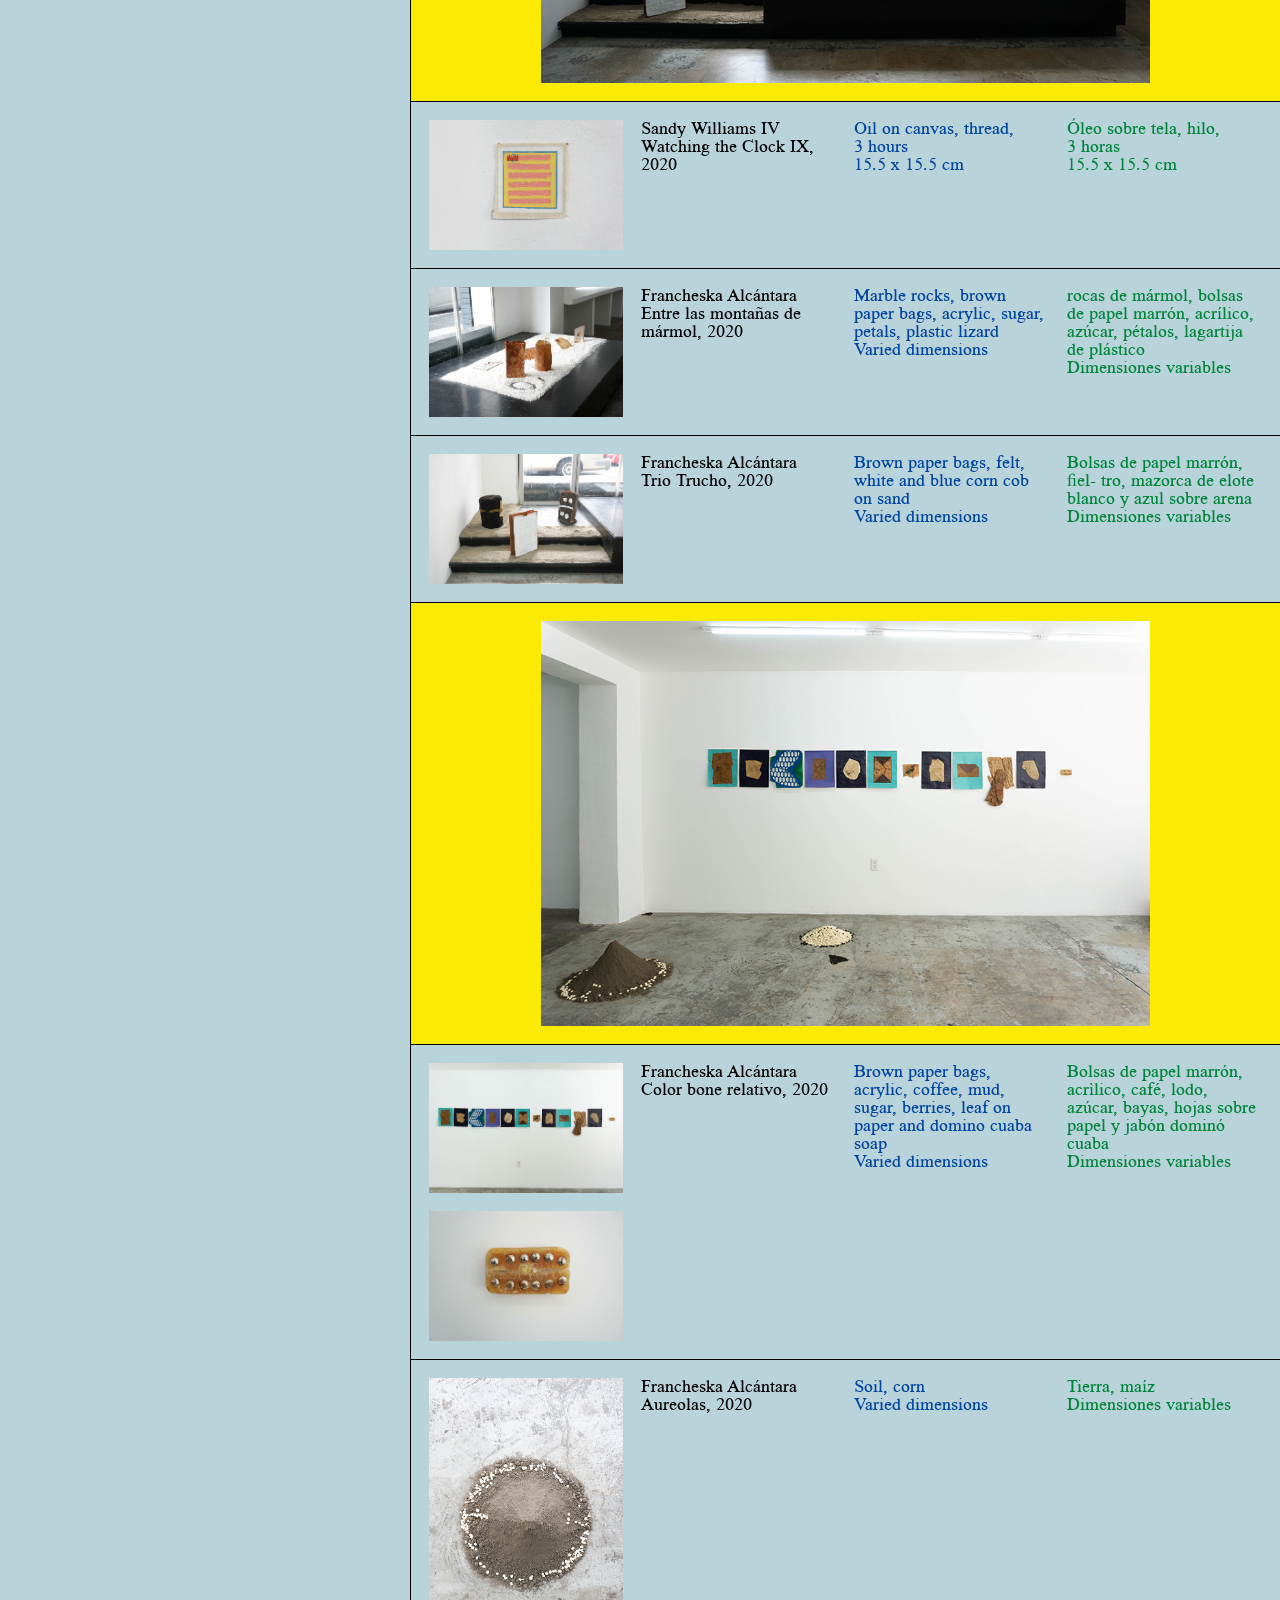
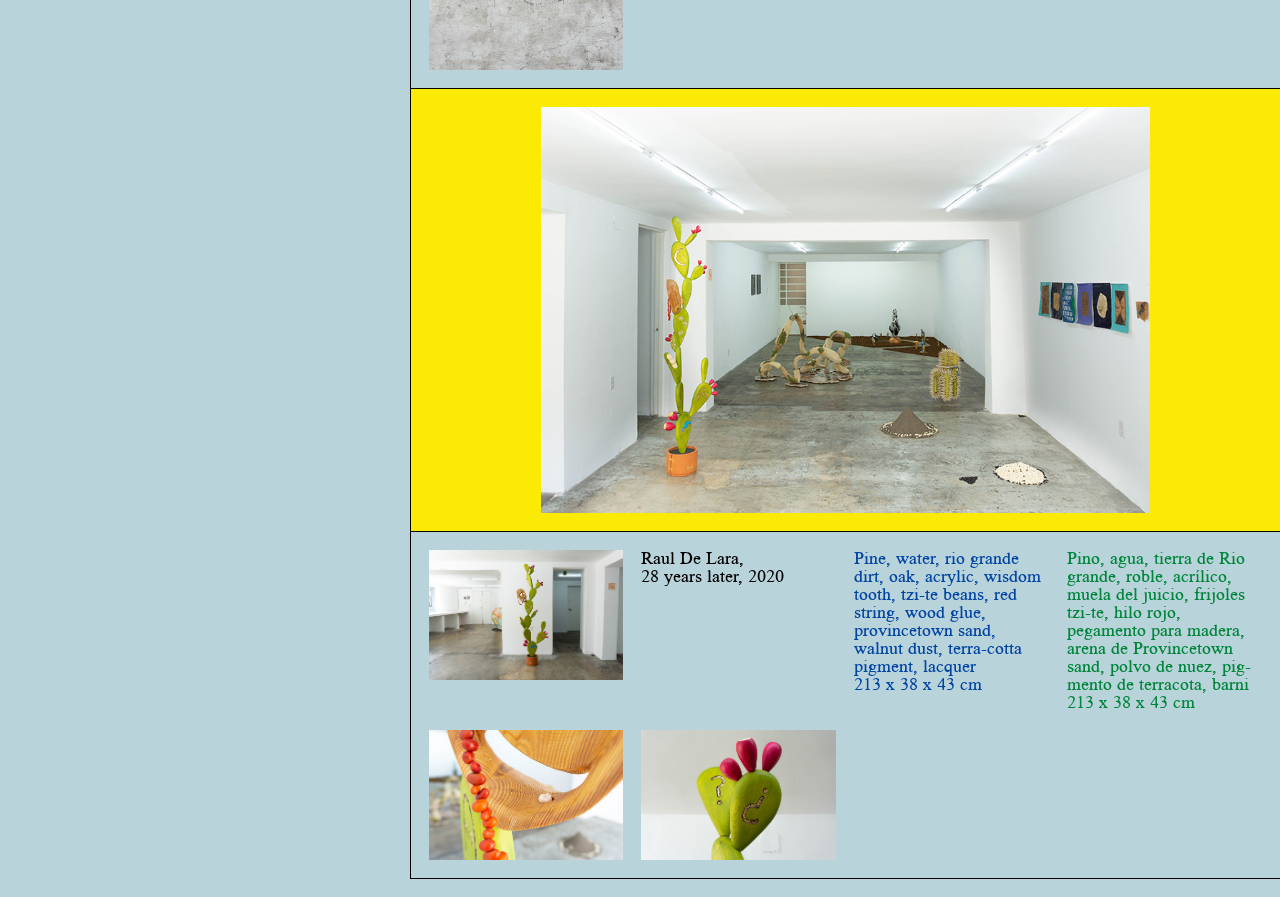
<file: room1.html>
<!DOCTYPE html>
<html>
<head>
  <title>Geografia Relativa | room 1</title>
  <meta charset="utf-8">
  <meta name="viewport" content="width=device-width, initial-scale=1">

  <link rel="apple-touch-icon" sizes="180x180" href="img/favicon/apple-touch-icon.png">
  <link rel="icon" type="image/png" sizes="32x32" href="img/favicon/favicon-32x32.png">
  <link rel="icon" type="image/png" sizes="16x16" href="img/favicon/favicon-16x16.png">
  <link rel="manifest" href="img/favicon/site.webmanifest">
  <link rel="mask-icon" href="img/favicon/safari-pinned-tab.svg" color="#5bbad5">
  <link rel="shortcut icon" href="img/favicon/favicon.ico">
  <meta name="msapplication-TileColor" content="#da532c">
  <meta name="msapplication-config" content="img/favicon/browserconfig.xml">
  <meta name="theme-color" content="#ffffff">

  <link rel="stylesheet" type="text/css" href="css/main.css">
</head>
<body>
  <header>
    <a href="index.html" id="home_link">
      <svg id="main_logo" version="1.1" id="Layer_1" xmlns="http://www.w3.org/2000/svg" xmlns:xlink="http://www.w3.org/1999/xlink" x="0px" y="0px"
       viewBox="0 0 1312 491.2" style="enable-background:new 0 0 1312 491.2;" xml:space="preserve">
        <style type="text/css">
          .logo_element{fill:#FBEB00;}
        </style>
        <g>
          <path class="logo_element" d="M105.2,79h56.9c2.1,0,3.7,1.8,3.7,3.7s-1.6,3.5-3.7,3.5h-0.7c-5.5,0-9.2,1.9-11.2,5.5
            c-1.3,2.7-2.3,8.1-2.3,16.5v42.5c0,4.2-2.1,8-5.9,10c-9.1,5-12.9,5.7-21.6,7.9c-8.8,2.5-18.7,3.6-29.5,3.6c-30.9,0-54.9-10-71-30
            c-12.2-15-18.1-32.5-18.1-51.9c0-14.2,3.2-27.9,10-40.8C19.9,34,31.2,22,45.3,13.7C57.1,6.8,71.2,3.2,87,3.2
            c5.9,0,11.3,0.5,16.2,1.6c4.8,1,11.6,3.1,20.3,6.2c5.3,2,7.4,2.5,8.1,2.5c1.1,0,1.9-0.5,2.6-1.6c0.7-1,1.4-0.8,1.7-5.3
            c0.2-1.9,1.8-3.5,3.5-3.5h0.5c1.7,0,3.3,1.6,3.6,3.5l3.7,45.6c0.1,2.1-1.6,3.9-3.6,3.9c-1.8,0-3.1-1.1-3.7-2.5l-0.6-2.3
            c-2.3-6.6-3.6-8.8-6.7-13.7c-4.8-5.3-12.2-12.4-19.5-18.3c-6.9-3.3-14.8-5.1-23.8-5.1c-19.7,0-34.6,7.9-45,23.4
            c-8.5,13.1-13,29.1-13,47.4c0,14.9,3,28.7,8.8,40.8c5.6,12.2,13.1,21.1,22.4,26.9c9.1,5.7,18.7,8.6,28.4,8.6
            c5.7,0,11.2-0.8,16.5-2.3c3.3-0.7,6.4-2,9.7-3.2c2.1-3.1,3.9-7.4,5.1-12.7v-35.1c0-9.7-0.8-13.5-1.7-15.2c-1.1-2.1-2.7-3.7-4.9-4.9
            c-2.5-1.1-3.3-1.9-9.6-1.9h-1.1c-1.9,0-3.6-1.6-3.6-3.5S103.3,79,105.2,79z"/>
          <path class="logo_element" d="M212.6,103.3c-8.7,0.6-16.1,1.7-19.2,8.1c-1.1,2.4,0.4,11.3,1.4,13.8c1.7,4.5,4.2,8.6,7,12.2
            c7.5,8.6,16.2,12.9,26.3,12.9c6.6,0,12.4-1.9,17.2-5.5c4.9-3.6,7.5-6.1,10.9-15l0.6-1.4c0.8-2,3.5-2.9,5.4-1.7
            c1.2,0.7,1.8,2.3,1.6,3.7l-0.2,1.8c-1.7,10.9-6,17.5-13.8,26.3c-8,9-18.1,13.5-30.3,13.5c-13.1,0-24.4-5.1-33.8-15.4
            c-9.2-10-13.8-23.9-13.8-40.8c0-18.4,4.8-33,14.2-43.3c9.7-10.4,21.7-15.6,36.1-15.6c12.2,0,22.4,4.1,30.3,12.2
            c2.4,2.5,4.5,5.3,6.2,8.4l0.4,0.5c0,0.1,0,0.2,0.1,0.4c3.3,6.7,5,14.3,5,23.2c0,0.4,0.4,1.2,0,1.4
            C255,111.7,225.4,102.3,212.6,103.3z M226.7,71.3c-3.5-2.4-7.3-3.5-11.2-3.5c-6,0-11.5,2.3-16.1,6.9c-1.4,1.4-2.6,2.9-3.6,4.4
            c-2.3,3.3-1.4,7.9,1.6,10.4c0,0,0,0.1,0.1,0.1c2.9,2.4,6.4,3.5,10.1,3.5h21.7c0.2,0,0.5,0,0.7,0c1.7-0.4,3-0.7,4.1-1.1
            c1.7-0.7,2.6-2.3,2.4-3.9c-0.4-3.2-1-5.7-1.8-7.3C233,76.8,230.3,73.5,226.7,71.3z"/>
          <path class="logo_element" d="M382.6,112.1c0,9.7-2.4,19.7-7,29.6c-4.7,10-11.2,17.7-19.6,22.8c-8.1,5.1-17.5,7.6-27.6,7.6
            c-16.6,0-29.8-6.6-39.6-19.8c-8.2-11.1-12.3-23.5-12.3-37.4c0-9.9,2.5-20.1,7.4-29.8c5-9.9,11.7-17.3,19.8-22.1
            c8.1-4.7,17-7.2,25.9-7.2c16.6,0,30.1,6.4,40.1,19C378.3,85.6,382.6,98.1,382.6,112.1z M350.9,152.2c4.8-5.9,7.2-16.4,7.2-31.2
            c0-0.1,0-0.2,0-0.4c-0.1-17.3-5.7-34-16.2-47.8l-0.1-0.1c-1.2-1.7-2.9-3-4.7-4.1c-3.3-1.6-6.9-2.4-11-2.4c-3.8,0-7.8,1.1-11.7,3.5
            c-3.9,2.3-7.2,6.3-9.7,12.2c-2.4,6-3.7,13.7-3.7,23.3c0,15.2,3.1,28.5,9.2,39.5c6,11,13.5,16.2,23.3,16.2
            C340.6,161,346.3,158.2,350.9,152.2z"/>
          <path class="logo_element" d="M446.3,219.3c-5,1-10.1,1.4-15.9,1.4c-15,0-28.2-3.5-38.7-10.4c-6.3-4.1-9.4-8.6-9.4-13.4c0-2,0.5-4.1,1.4-6.1
            c1.4-3,4.1-7.2,8.4-12.3c0.2-0.4,1.2-1.4,5.7-6.3c1-2.4,1.9-5.4,1.7-7.4c-1.8-1.2-3-2.5-3.9-3.6c-2-2.3-3-4.8-3-7.4
            c0-3,1.2-6.4,3.6-10.3c1.4-2.5,4.3-5.6,8.1-9.2c1.3-3.2,1.4-6.3,0.5-9.1c-3.5-2.5-6.1-5.6-8.2-9.2c-3.7-5.8-5.6-12.7-5.6-19.7
            c0-10.9,4.2-20.4,12.5-28.3c8.1-7.9,18.9-11.8,31.5-11.8c9.9,0,18.6,2.4,26,6.9c0.7,0.1,1.4,0.4,2.1,0.5h21c4.5,0,5.7,0.1,6.2,0.5
            c0.8,0.2,1.6,0.7,1.9,1.6c0.6,1,1,2.4,1,4.4c0,2.4-0.4,3.8-0.8,4.9c-0.5,0.7-1.1,1.2-1.8,1.6c-0.7,0.4-1.8,0.5-6.4,0.5h-9.4
            c-0.4,0.6-0.5,1.2-0.5,2.1c2.6,5.1,3.9,11.1,3.9,17.8c0,10.4-3.9,19.3-11.8,26.6c-7.9,7.4-18.6,11-31.9,11c-4.3,0-9-0.5-13.5-1.6
            c-1.4,0.1-2.6,0.5-3.9,1c-2,2-3.6,3.8-4.4,5.4c-1.1,2-1.6,3.7-1.6,5c0,1,0.5,1.9,1.4,2.9c0.8,0.6,2.5,1.7,6.8,2.3
            c2,0.4,7.5,0.5,16.1,0.8c16.2,0.4,26.5,1,31.4,1.6c7.5,1.1,13.5,3.9,18,8.5c4.5,4.7,6.9,10.4,6.9,17.2c0,9.1-4.2,17.8-12.9,25.7
            c-7.4,7-16.4,11.9-26.7,14.8L446.3,219.3z M409.1,172.8c-1.9,2.4-3.5,4.8-4.5,6.8c-1.8,3.1-2.7,6.1-2.7,8.8c0,3.1,2.1,6,6.2,8.6
            c0.1,0,0.1,0,0.2,0.1c1.2,0.7,2.3,1.2,3.3,1.8c7.4,3.3,17.2,5,29.2,5c13.7,0,23.9-2.4,30.2-7c6.3-4.8,9.4-9.7,9.4-14.7
            c0-3.6-1.7-6-5-7.4c-3.9-1.7-11.8-2.6-23.6-3c-12.7-0.2-23.4-1-31.9-1.7C415.6,170.7,411.9,171.6,409.1,172.8z M423.9,91.9
            c0,10.1,2.1,18.4,6.6,24c3.3,4.2,7.3,6.2,12.3,6.2c4.8,0,8.5-1.8,11.7-5.4c3-3.6,4.5-9.4,4.5-17.3c0-10.4-2.3-18.5-6.7-24.4
            c-3.2-4.3-7.2-6.3-12.2-6.3c-4.7,0-8.4,1.9-11.6,5.6C425.4,78.1,423.9,84,423.9,91.9z"/>
          <path class="logo_element" d="M559.8,56.7c2.4-1,4.8-1.4,7-1.4c4.7,0,8.6,1.4,11.7,4.3c3.1,2.9,4.7,6.3,4.7,10.1c0,3.3-1.2,6.3-3.5,8.7
            c-2.3,2.4-5.1,3.6-8.2,3.6s-6.4-1.4-10.1-4.4c-4.1-3.2-6-3.7-6.7-3.7c-1,0-2.1,0.7-3.6,1.9c-0.4,0.4-0.6,0.6-1,1
            c-3.5,3.6-6,8.1-7.2,13c-0.6,2.4-1.2,5-1.7,7.8c-0.5,2.3-0.6,4.8-0.6,7.2v37.4c0,5.7,0.6,10,2,12.9c0.8,1.8,2.5,3.3,4.8,4.7
            c2.4,1.3,2.9,1.7,7.4,1.7l1.1,0.1c1.9,0,3.5,1.7,3.5,3.6s-1.7,3.6-3.7,3.6h-50.6c-1.9,0-3.5-1.6-3.5-3.6c0-1.9,1.6-3.5,3.5-3.5
            l0.5-0.1c5.3,0,6.4-0.7,8.8-2.3c1.7-1.1,2.9-2.7,3.6-5.1c0.1-0.7,0.5-3,0.5-11v-41.5c0-15.4-0.4-20.5-0.7-22.1
            c-0.5-2-1.2-3.5-2.3-4.4c-1.2-0.8-2.5-1.3-4.3-1.3c-2.1,0-1.9-0.5-4.8,0.6l-0.6,0.2c-2,0.7-4.2-0.4-4.8-2.4
            c-0.5-1.8,0.4-3.7,2.1-4.3L534,55.3c3.7,0,6.7,3,6.7,6.6v6.7c0,1.8,1.9,2.9,3.3,1.9c0.1,0,0.1,0,0.1,0c3.8-5.3,7.6-9.1,11.7-11.7
            L559.8,56.7z"/>
          <path class="logo_element" d="M691.9,149.8v3c0,0.6-0.4,1.2-0.6,1.7l-0.8,1.1c-6.1,8.1-10.9,12.1-16.7,14.8c-0.1,0.1-0.5,0.1-0.6,0.4
            L672,171c-2.3,1-4.5,1.4-7,1.4c-4.2,0-7.8-1.4-10.3-4.4c-1.4-1.8-2.4-4.1-3.1-6.9c-1.7-1-4.3-1-7.6,0.1c-6,4.8-10,7.4-12.1,8.5
            c-4.4,1.8-9.2,2.9-14.1,2.9c-8,0-14.3-2.6-19.6-8.1c-5-5.4-7.8-12.3-7.8-21.1c0-5.6,1.2-10.4,3.8-14.6c3.3-5.4,9.3-10.6,17.4-15.6
            c7.8-4.5,21-10.4,39.2-17.1v-3.1c0-10.3-1.6-17.4-4.8-21.4c-3.2-3.7-7.8-5.4-13.8-5.4c-4.7,0-8.2,1.1-11,3.5
            c-2.7,2.6-3.9,5-3.9,8.2l0.2,6.7c0,4.2-1.2,7.4-3.2,9.7c-2.3,2.3-4.9,3.3-8.4,3.3c-3.3,0-6.1-1.2-8.2-3.6c-2-2.4-3.1-5.6-3.1-9.4
            c0-7.2,3.8-13.8,11-19.6c7.2-6,17.2-8.8,30.1-8.8c9.8,0,18,1.6,24.2,4.9c4.9,2.5,8.6,6.7,11,12.2c1.4,3.6,2.3,10.6,2.3,21.3v36.9
            c0,10.3,0.1,16.5,0.6,18.7c0.4,2.6,1.1,3.6,1.4,3.8c0.6,0.5,1.3,0.8,2.3,0.8s1.7-0.2,2.6-0.7c1.4-0.8,2.4-1.4,7.2-6.2
            C688.9,146.1,691.9,147.3,691.9,149.8z M618.1,150.9c3.1,3.5,6.6,5.1,10.5,5.1c3.6,0,7.5-1.6,12.4-4.3c4.4-4.9,8-11.3,9.9-17.8
            v-19.1c-1.1-3.3-3-5.6-4.8-6.6c-7.9,3.5-13.6,5.8-16.2,7.4c-5.9,3.3-10.4,6.8-12.8,10.4c-2.5,3.5-3.9,7.4-3.9,11.6
            C613.2,142.9,614.9,147.3,618.1,150.9z"/>
          <path class="logo_element" d="M790.4,21.1c0,2.7-1.2,5.3-3.5,7.6c-2.3,2.3-4.8,3.5-7.5,3.5c-2,0-4.2-0.7-6.4-2.1c-2.1-1.4-4.7-4.3-7.6-8.7
            c-2.7-4.1-5.4-6.8-7.5-8.1c-2.1-1.3-4.7-2-7.4-2c-3.2,0-6,0.8-8.2,2.6c-2.1,1.7-3.8,4.4-4.8,8.1c-1.1,3.8-1.7,14.1-1.7,30.6V58
            c0.5,0.4,1.1,0.6,1.8,0.8h20.2c3.1,0,5.6,2.5,5.6,5.6s-2.5,5.6-5.6,5.6h-9.6c-3.1,0-5.8,1.6-7.4,4.2c-1.6,2.5-3,6-4.1,9.9
            c-0.6,2.4-1,4.9-1,7.4V139c0,11.9,1.7,16.4,3,18c2.6,3.1,6.1,4.5,10.5,4.5h7.5c1.9,0,3.6,1.6,3.6,3.6c0,1.9-1.7,3.5-3.6,3.5h-59.6
            c-2,0-3.6-1.6-3.6-3.5c0-2,1.6-3.6,3.6-3.6h2.6c2.9,0,5.5-0.7,7.8-2.1c2.4-1.3,3.9-3.2,4.8-5.5c1-2.5,1.3-7.5,1.3-14.9v-50
            c0-2-0.1-4.2-0.6-6.2c-0.6-2.7-1.3-5.1-2.1-7.2c-1.3-3.3-4.5-5.5-8.1-5.5h-4.3c-3.1,0-5.6-2.5-5.6-5.6s2.5-5.6,5.6-5.6h14.6
            c0.2-0.1,0.5-0.2,0.6-0.4v-5.3c0-10.9,1.8-20.2,5.4-27.7c3.5-7.5,9-13.8,16.1-18.5c7.3-4.7,15.5-7,24.6-7c8.4,0,16.2,2.7,23.4,8.2
            C787.9,12.1,790.4,16.4,790.4,21.1z"/>
          <path class="logo_element" d="M826.8,20.6L799.1,53c-0.4,0.5-1,0.8-1.7,0.8l0,0c-1.5,0-2.6-1.5-2.1-2.9L806,15.6c0.5-1.7,2.1-2.9,3.9-2.9
            h13.2C827.2,12.6,829.5,17.5,826.8,20.6z"/>
          <path class="logo_element" d="M943.7,149.8v3c0,0.6-0.4,1.2-0.6,1.7l-0.8,1.1c-6.1,8.1-10.9,12.1-16.7,14.8c-0.1,0.1-0.5,0.1-0.6,0.4
            l-1.1,0.2c-2.3,1-4.5,1.4-7,1.4c-4.2,0-7.8-1.4-10.3-4.4c-1.4-1.8-2.4-4.1-3.1-6.9c-1.7-1-4.3-1-7.6,0.1c-6,4.8-10,7.4-12.1,8.5
            c-4.4,1.8-9.2,2.9-14.1,2.9c-8,0-14.3-2.6-19.6-8.1c-5-5.4-7.8-12.3-7.8-21.1c0-5.6,1.2-10.4,3.8-14.6c3.3-5.4,9.3-10.6,17.4-15.6
            c7.8-4.5,21-10.4,39.2-17.1v-3.1c0-10.3-1.6-17.4-4.8-21.4c-3.2-3.7-7.8-5.4-13.8-5.4c-4.7,0-8.2,1.1-11,3.5
            c-2.7,2.6-3.9,5-3.9,8.2l0.2,6.7c0,4.2-1.2,7.4-3.2,9.7c-2.3,2.3-4.9,3.3-8.4,3.3c-3.3,0-6.1-1.2-8.2-3.6c-2-2.4-3.1-5.6-3.1-9.4
            c0-7.2,3.8-13.8,11-19.6c7.2-6,17.2-8.8,30.1-8.8c9.8,0,18,1.6,24.2,4.9c4.9,2.5,8.6,6.7,11,12.2c1.4,3.6,2.3,10.6,2.3,21.3v36.9
            c0,10.3,0.1,16.5,0.6,18.7c0.4,2.6,1.1,3.6,1.4,3.8c0.6,0.5,1.3,0.8,2.3,0.8s1.7-0.2,2.6-0.7c1.4-0.8,2.4-1.4,7.2-6.2
            C940.7,146.1,943.7,147.3,943.7,149.8z M869.9,150.9c3.1,3.5,6.6,5.1,10.5,5.1c3.6,0,7.5-1.6,12.4-4.3c4.4-4.9,8-11.3,9.9-17.8
            v-19.1c-1.1-3.3-3-5.6-4.8-6.6c-7.9,3.5-13.6,5.8-16.2,7.4c-5.8,3.3-10.4,6.8-12.8,10.4c-2.5,3.5-3.9,7.4-3.9,11.6
            C865.1,142.9,866.7,147.3,869.9,150.9z"/>
          <path class="logo_element" d="M157.8,474.6c1.9,0.2,3.3,1.9,3.3,3.6c0,2-1.8,3.8-3.8,3.8H122c-3.5,0-6.7-1.8-8.7-4.4l-42-58
            c-5-5.7-9.3-9.8-12.2-11.8c-2,0.1-3.9,0.1-5.5,0.1c-1,0-2.1,0-3.3,0c-0.7,0-1.3-0.1-1.9-0.1c0,0.2-0.2,0.5-0.2,0.7v43.9
            c0,12.1,1.7,16.4,2.9,17.7c2.7,3.2,6.8,4.8,12.4,4.8h3.9c2,0,3.7,1.7,3.7,3.5c0,2.1-1.7,3.7-3.7,3.7H3.7c-2.1,0-3.7-1.6-3.7-3.7
            c0-1.8,1.6-3.5,3.7-3.5h3.7c6.2,0,10.6-1.9,13.3-6c1.1-1.4,2.1-5.6,2.1-16.5V349.7c0-12.1-1.6-16.4-2.9-17.8
            c-2.6-3.1-6.9-4.7-12.5-4.7H3.7c-2.1,0-3.7-1.7-3.7-3.6c0-2,1.6-3.6,3.7-3.6h55.8c17,0,29.6,1.2,37.6,3.8
            c8.2,2.5,15.4,7.3,21.1,13.8c5.9,7,8.7,15.3,8.7,24.6c0,10.1-3.3,19-9.8,26.5c-3.7,4.1-8.6,7.5-14.4,10.4
            c-4.8,4.4-6.3,11.3-4.2,18.4l22,30.3c7.3,10.3,13.6,17.2,18.7,20.5c5.3,3.3,8.5,4.9,16.8,5.8L157.8,474.6z M50.5,397.3h0.2
            c1,0.2,1.9,0.2,2.5,0.2c14.7,0,26-3.2,33.4-9.6c7.3-6.3,11.1-14.4,11.1-24.1c0-9.4-3-17.2-9-23.3c-6-5.8-13.8-8.8-23.8-8.8
            c-6.3,0-11.8,3.9-14.2,9.7c0,0.1,0,0.1-0.1,0.4c-1.8,4.5-2.6,9.3-2.6,14.2v38.4c0,0.4,0,0.7,0.2,1
            C48.5,396.6,49.4,397.3,50.5,397.3z"/>
          <path class="logo_element" d="M204.1,416.7c-8.7,0.6-16.1,1.7-19.2,8.1c-1.1,2.4,0.4,11.3,1.4,13.8c1.7,4.5,4.2,8.6,7,12.2
            c7.5,8.6,16.2,12.9,26.3,12.9c6.6,0,12.4-1.9,17.2-5.5c4.9-3.6,7.5-6.1,10.9-15l0.6-1.4c0.8-2,3.5-2.9,5.4-1.7
            c1.2,0.7,1.8,2.3,1.6,3.7l-0.2,1.8c-1.7,10.9-6,17.5-13.8,26.3c-8,9-18.1,13.5-30.3,13.5c-13.1,0-24.4-5.1-33.8-15.4
            c-9.2-10-13.8-23.9-13.8-40.8c0-18.4,4.8-33,14.2-43.3c9.7-10.4,21.7-15.6,36.1-15.6c12.2,0,22.4,4.1,30.3,12.2
            c2.4,2.5,4.5,5.3,6.2,8.4l0.4,0.5c0,0.1,0,0.2,0.1,0.4c3.3,6.7,5,14.3,5,23.2c0,0.4,0.4,1.2,0,1.4
            C246.5,425.1,216.9,415.7,204.1,416.7z M218.2,384.7c-3.5-2.4-7.3-3.5-11.2-3.5c-6,0-11.5,2.3-16.1,6.9c-1.4,1.4-2.6,2.9-3.6,4.4
            c-2.3,3.3-1.4,7.9,1.6,10.4c0,0,0,0.1,0.1,0.1c2.9,2.4,6.4,3.5,10.1,3.5h21.7c0.2,0,0.5,0,0.7,0c1.7-0.4,3-0.7,4.1-1.1
            c1.7-0.7,2.6-2.3,2.4-3.9c-0.4-3.2-1-5.7-1.8-7.3C224.5,390.2,221.8,386.9,218.2,384.7z"/>
          <path class="logo_element" d="M316.7,474.9c1.9,0,3.5,1.7,3.5,3.6s-1.6,3.5-3.5,3.5h-48.1c-1.9,0-3.5-1.6-3.5-3.5c0-2,1.6-3.6,3.5-3.6h0.8
            c5.7,0,5.4-0.7,6.4-1.3c1.4-0.8,2.6-2.3,3.6-4.3c1-2.1,1.3-6.4,1.3-12.9v-96.8c0-11.9-0.2-19.3-0.7-22c-0.5-2.4-1.2-4.1-2.1-4.9
            c-1-0.7-2.1-1.2-3.7-1.2c-1.8,0-1.7-0.4-4.7,0.8l-0.6,0.2c-1.8,0.7-3.8-0.1-4.7-1.8c-1-1.9,0-4.3,1.9-5l29.8-12.3
            c3.8,0,6.9,3.1,6.9,6.9v136c0,8.1,0.7,11.3,1.3,12.8c0.8,1.9,2.1,3.3,3.9,4.3c1.2,0.7,0.4,1.4,6.9,1.4H316.7z"/>
          <path class="logo_element" d="M432.4,463.2v3c0,0.6-0.4,1.2-0.6,1.7l-0.8,1.1c-6.1,8.1-10.9,12.1-16.7,14.8c-0.1,0.1-0.5,0.1-0.6,0.4
            l-1.1,0.2c-2.3,1-4.5,1.4-7,1.4c-4.2,0-7.8-1.4-10.3-4.4c-1.4-1.8-2.4-4.1-3.1-6.9c-1.7-1-4.3-1-7.6,0.1c-6,4.8-10,7.4-12.1,8.5
            c-4.4,1.8-9.2,2.9-14.1,2.9c-8,0-14.3-2.6-19.6-8.1c-5-5.4-7.8-12.3-7.8-21.1c0-5.6,1.2-10.4,3.8-14.6c3.3-5.4,9.3-10.6,17.4-15.6
            c7.8-4.5,21-10.4,39.2-17.1v-3.1c0-10.3-1.6-17.4-4.8-21.4c-3.2-3.7-7.8-5.4-13.8-5.4c-4.7,0-8.2,1.1-11,3.5
            c-2.7,2.6-3.9,5-3.9,8.2l0.2,6.7c0,4.2-1.2,7.4-3.2,9.7c-2.3,2.3-4.9,3.3-8.4,3.3c-3.3,0-6.1-1.2-8.2-3.6c-2-2.4-3.1-5.6-3.1-9.4
            c0-7.2,3.8-13.8,11-19.6c7.2-6,17.2-8.8,30.1-8.8c9.8,0,18,1.6,24.2,4.9c4.9,2.5,8.6,6.7,11,12.2c1.4,3.6,2.3,10.6,2.3,21.3v36.9
            c0,10.3,0.1,16.5,0.6,18.7c0.4,2.6,1.1,3.6,1.4,3.8c0.6,0.5,1.3,0.8,2.3,0.8s1.7-0.2,2.6-0.7c1.4-0.8,2.4-1.4,7.2-6.2
            C429.4,459.5,432.4,460.7,432.4,463.2z M358.6,464.3c3.1,3.5,6.6,5.1,10.5,5.1c3.6,0,7.5-1.6,12.4-4.3c4.4-4.9,8-11.3,9.9-17.8
            v-19.1c-1.1-3.3-3-5.6-4.8-6.6c-7.9,3.5-13.6,5.8-16.2,7.4c-5.8,3.3-10.4,6.8-12.8,10.4c-2.5,3.5-3.9,7.4-3.9,11.6
            C353.7,456.3,355.4,460.7,358.6,464.3z"/>
          <path class="logo_element" d="M451.6,380c-0.1-0.5-0.6-0.6-1.1-0.6c0,0-12.4-0.1-14.4-0.1c-0.2,0-0.6,0-1,0c-1.7-0.1-2.9-1.4-2.7-3.1V375
            c0-1.6,1.2-2.9,2.9-2.9c2.7-0.7,3.3-0.7,6.2-1.7c3.2-0.8,6.1-2.6,8.4-5.1c3.3-3.6,9.2-10.7,13.3-20.9c1.1-2.5,2.5-7.8,3.3-10.1
            c0.4-1.3,1.4-1.9,2.5-2c1.7,0,2.9,1.2,3,2.6c0,2.7,0.2,6.2,0.2,6.8v17.9c0,0.2,0,0.5,0.1,0.6c1.9,4.9,6.6,7.9,11.7,7.9h8.1
            c3,0,5.6,2.5,5.6,5.7c0,3-2.6,5.6-5.6,5.6h-11.6c-0.5,0-4.8,0.1-5,0.4c-2.7,2.5-2,7.8-2.9,14.3c-0.4,2.6-0.5,5.4-0.5,7.9v46.8
            c0,6.6,0.8,11.1,2.7,13.4c1.8,2.1,3.9,3.1,6.7,3.1c2.3,0,4.7-0.7,6.8-2.1c1.7-1.1,3-2.5,4.2-4.4c0.7-1.3,2.1-2,3.7-1.8
            c2.4,0.4,3.9,2.7,3,5l-0.5,1.3c-4.3,7.9-4.9,8.5-10,12.5c-5.5,4.1-11,6.2-16.7,6.2c-3.9,0-7.8-1.1-11.5-3.2
            c-3.7-2.1-6.6-5.4-8.4-9.4c-1.7-3.9-2.6-9.9-2.6-18c0,0,1.6-31.3,1.9-41.5C451.7,402.2,453.5,387.2,451.6,380z"/>
          <path class="logo_element" d="M562.4,474.9v7h-55.2v-7h1.3c6.2,0,8.8-0.7,9.9-1.3c1.6-1,2.9-2.4,3.7-4.4c1-2.1,1.6-6.6,1.6-13v-41.5
            c0-11.6-0.4-19.1-1.1-22.4c-0.5-2.1-1.2-3.6-2.1-4.4c-0.8-0.7-2.1-1.2-3.9-1.2c-1.9,0-1.4-0.4-4.4,0.7l-1,0.4
            c-1.9,0.6-3.9-0.4-4.7-2.3c-0.8-1.9,0.1-4.1,2-4.8l30.6-12.4c3.8,0,6.9,3,6.9,6.8v81.2c0,8.1,0.7,11.5,1.3,12.9
            c0.8,2,2.1,3.5,3.8,4.4c1.1,0.6,3.8,1.4,9.8,1.4H562.4z M525.4,334.5c-2.6-2.6-3.9-5.7-3.9-9.4c0-3.7,1.3-6.8,3.8-9.4
            c2.6-2.6,5.8-3.9,9.6-3.9c3.7,0,6.8,1.3,9.4,3.9c2.6,2.6,3.9,5.7,3.9,9.4c0,3.7-1.3,6.8-3.9,9.4c-2.5,2.6-5.7,3.9-9.4,3.9
            C531.1,338.5,528,337.1,525.4,334.5z"/>
          <path class="logo_element" d="M568.1,381.7c-1.8-0.5-3.1-2.1-3.1-3.9c0-2.3,1.8-4.1,4.1-4.1h47.4c2.1,0,3.8,1.7,3.8,3.8
            c0,1.9-1.7,3.7-3.8,3.7h-1.1c-2.7,0-4.8,0.5-6.2,1.8c-1.3,1.3-2,3-2,5.3c0,2.6,0.8,5.7,2.5,9.4l15.9,37.6c0.8,2.1,2.4,3.9,4.5,5.1
            c3.3,1.4,6.6,1,9.7-1.4c1.2-1.1,2.1-2.5,2.7-3.9l16.2-39.6c1.8-4.4,2.6-7.6,2.6-9.8c0-0.8-0.2-1.3-0.5-1.8v-0.1h-0.2
            c-0.6-1.1-1.4-1.7-2.6-2c-0.7-0.4,0-0.6-5-0.6h-0.7c-1.9,0-3.6-1.7-3.6-3.6c0-2.1,1.7-3.8,3.6-3.8h32.6c1.7,0,3,1.3,3,3v1.4
            c0,1.7-1.3,3-3,2.7c-4.9,0.5-5.4,1.7-6.2,2.5c-2.6,2.3-5,6.2-7.4,11.6l-38.4,93c-0.7,2-2.5,3.2-4.7,3.2s-3.9-1.2-4.8-3.2
            l-38.8-91.6c-1.8-4.1-3.3-7.2-4.9-9c-1.3-1.7-3.1-3-5.3-4.1c-0.2-0.2-0.6-0.4-1-0.5L568.1,381.7z"/>
          <path class="logo_element" d="M795,463.2v3c0,0.6-0.4,1.2-0.6,1.7l-0.8,1.1c-6.1,8.1-10.9,12.1-16.7,14.8c-0.1,0.1-0.5,0.1-0.6,0.4l-1.1,0.2
            c-2.3,1-4.5,1.4-7,1.4c-4.2,0-7.8-1.4-10.3-4.4c-1.4-1.8-2.4-4.1-3.1-6.9c-1.7-1-4.3-1-7.6,0.1c-6,4.8-10,7.4-12.1,8.5
            c-4.4,1.8-9.2,2.9-14.1,2.9c-8,0-14.3-2.6-19.6-8.1c-5-5.4-7.8-12.3-7.8-21.1c0-5.6,1.2-10.4,3.8-14.6c3.3-5.4,9.3-10.6,17.4-15.6
            c7.8-4.5,21-10.4,39.2-17.1v-3.1c0-10.3-1.6-17.4-4.8-21.4c-3.2-3.7-7.8-5.4-13.8-5.4c-4.7,0-8.2,1.1-11,3.5
            c-2.7,2.6-3.9,5-3.9,8.2l0.2,6.7c0,4.2-1.2,7.4-3.2,9.7c-2.3,2.3-4.9,3.3-8.4,3.3c-3.3,0-6.1-1.2-8.2-3.6c-2-2.4-3.1-5.6-3.1-9.4
            c0-7.2,3.8-13.8,11-19.6c7.2-6,17.2-8.8,30.1-8.8c9.8,0,18,1.6,24.2,4.9c4.9,2.5,8.6,6.7,11,12.2c1.4,3.6,2.3,10.6,2.3,21.3v36.9
            c0,10.3,0.1,16.5,0.6,18.7c0.4,2.6,1.1,3.6,1.4,3.8c0.6,0.5,1.3,0.8,2.3,0.8s1.7-0.2,2.6-0.7c1.4-0.8,2.4-1.4,7.2-6.2
            C792,459.5,795,460.7,795,463.2z M721.2,464.3c3.1,3.5,6.6,5.1,10.5,5.1c3.6,0,7.5-1.6,12.4-4.3c4.4-4.9,8-11.3,9.9-17.8v-19.1
            c-1.1-3.3-3-5.6-4.8-6.6c-7.9,3.5-13.6,5.8-16.2,7.4c-5.9,3.3-10.4,6.8-12.8,10.4c-2.5,3.5-3.9,7.4-3.9,11.6
            C716.3,456.3,718,460.7,721.2,464.3z"/>
          <path class="logo_element" d="M834.6,163.4v4.2c0,0.8-0.6,1.4-1.4,1.4h-52.3c-0.8,0-1.4-0.6-1.4-1.4V162h1.3c6.2,0,8.8-0.7,9.9-1.3
            c1.6-1,2.9-2.4,3.7-4.4c1-2.1,1.6-6.6,1.6-13v-41.5c0-11.6-0.4-19.1-1.1-22.4c-0.5-2.1-1.2-3.6-2.1-4.4c-0.8-0.7-2.1-1.2-3.9-1.2
            c-1.9,0-1.4-0.4-4.4,0.7l-1,0.4c-1.9,0.6-3.9-0.4-4.7-2.3c-0.8-1.9,0.1-4.1,2-4.8L811,55.3c0.2-0.1,0.4-0.1,0.6-0.1
            c3.7,0.2,6.6,3.1,6.6,6.8v81.2c0,8.1,0.7,11.5,1.3,12.9c0.8,2,2.1,3.5,3.8,4.4c1.1,0.6,3.8,1.4,9.8,1.4l0,0
            C834,162,834.6,162.6,834.6,163.4z"/>
          <rect y="243.5" class="logo_element" width="1312" height="17"/>
        </g>
      </svg>
    </a>  
    <nav>
      <a class="nav_link" href="artists.html">a-z</a>
      <a class="nav_link" href="about.html">?</a>
    </nav>
    <div id="map_container">
        <svg version="1.1" id="Layer_1" xmlns="http://www.w3.org/2000/svg" xmlns:xlink="http://www.w3.org/1999/xlink" x="0px" y="0px"
       viewBox="0 0 1048 1555.4" style="enable-background:new 0 0 1048 1555.4;" xml:space="preserve">
        <style type="text/css">
          .st0{fill:none;}
          .st3{fill:#b9d3db;}
          .st1{fill:#000000;}
          .st2{fill:none;stroke:#000000;stroke-width:3;stroke-linecap:round;stroke-linejoin:round;}
        </style>
        <a href="room1.html" class="selected" id="room_1">
          <polygon class="st3" points="376.4,68.2 376.4,9.9 21.9,9.9 21.9,265.1 360.6,265.1 360.6,265.2 801.4,265.2 801.4,68.2  "/>
          <g>
            <path class="st1" d="M542.7,157.3c0.3-0.1,0.6-0.2,0.9-0.2c0.6,0,1.1,0.2,1.6,0.6c0.4,0.3,0.6,0.8,0.6,1.4c0,0.4-0.2,0.9-0.5,1.2
              s-0.7,0.5-1.1,0.5c-0.5,0-1-0.2-1.4-0.6c-0.5-0.4-0.8-0.5-0.9-0.5c-0.2,0-0.3,0.1-0.5,0.3l-0.1,0.1c-0.5,0.5-0.8,1.1-1,1.8
              c-0.1,0.3-0.2,0.7-0.2,1c-0.1,0.3-0.1,0.7-0.1,1v5c0,0.6,0.1,1.2,0.3,1.7c0.3,0.6,1,0.9,1.6,0.9h0.1c0.3,0,0.5,0.2,0.5,0.5
              s-0.2,0.5-0.5,0.5h-6.8c-0.3,0-0.5-0.2-0.5-0.5s0.2-0.5,0.5-0.5h0.1c0.4,0.1,0.8-0.1,1.2-0.3c0.2-0.2,0.4-0.4,0.5-0.7
              c0.1-0.5,0.1-1,0.1-1.5v-5.6c0-1,0-2-0.1-2.9c0-0.2-0.1-0.4-0.3-0.6c-0.2-0.1-0.4-0.2-0.6-0.2c-0.2,0-0.4,0-0.6,0.1h-0.1
              c-0.3,0.1-0.5,0-0.6-0.3l0,0c-0.1-0.2,0.1-0.5,0.3-0.6l4.1-1.7c0.5,0,0.9,0.4,0.9,0.9v0.9c0,0.2,0.1,0.3,0.3,0.3
              c0.1,0,0.1,0,0.2,0l0,0c0.4-0.6,0.9-1.1,1.6-1.6L542.7,157.3z"/>
            <path class="st1" d="M560.8,164.7c0,1.4-0.3,2.8-0.9,4c-0.6,1.2-1.5,2.3-2.6,3s-2.4,1-3.7,1c-2.1,0.1-4.1-0.9-5.3-2.6
              c-1.1-1.4-1.7-3.2-1.7-5c0-1.4,0.4-2.8,1-4s1.5-2.2,2.7-2.9c1-0.6,2.2-1,3.5-1c2.1-0.1,4.1,0.9,5.4,2.5
              C560.3,161.1,560.9,162.9,560.8,164.7z M556.6,170.1c0.6-0.8,1-2.2,1-4.2v-0.1c0-2.3-0.8-4.6-2.2-6.4l0,0
              c-0.2-0.2-0.4-0.4-0.6-0.6c-0.5-0.2-1-0.3-1.5-0.3c-0.6,0-1.1,0.2-1.6,0.5c-0.6,0.4-1.1,1-1.3,1.6c-0.4,1-0.5,2.1-0.5,3.1
              c0,1.8,0.4,3.7,1.2,5.3c0.5,1.3,1.7,2.1,3.1,2.2C555.2,171.3,556.1,170.9,556.6,170.1z"/>
            <path class="st1" d="M577.2,164.7c0,1.4-0.3,2.8-0.9,4c-1.1,2.5-3.6,4.1-6.3,4.1c-2.1,0.1-4.1-0.9-5.3-2.6c-1.1-1.4-1.7-3.2-1.6-5
              c0-1.4,0.4-2.8,1-4c1.1-2.4,3.5-3.9,6.1-3.9c2.1-0.1,4.1,0.9,5.4,2.5C576.6,161.2,577.2,162.9,577.2,164.7z M572.9,170.1
              c0.6-0.8,1-2.2,1-4.2v-0.1c0-2.3-0.8-4.6-2.2-6.4l0,0c-0.2-0.2-0.4-0.4-0.6-0.6c-0.5-0.2-1-0.3-1.5-0.3c-0.6,0-1.1,0.2-1.6,0.5
              c-0.6,0.4-1.1,1-1.3,1.6c-0.4,1-0.5,2.1-0.5,3.1c0,1.8,0.4,3.7,1.2,5.3c0.5,1.3,1.7,2.1,3.1,2.2
              C571.6,171.3,572.4,170.9,572.9,170.1z"/>
            <path class="st1" d="M603,171.4c0.3,0,0.5,0.2,0.5,0.5s-0.2,0.5-0.5,0.5h-6.5c-0.2,0-0.4-0.2-0.4-0.5l0,0c0-0.2,0.2-0.5,0.4-0.5
              l0,0h0.2c0.4,0,0.8-0.1,1.2-0.3c0.2-0.2,0.4-0.4,0.4-0.7c0-0.5,0-1,0-1.4v-6.1c0.1-0.8-0.1-1.6-0.4-2.4c-0.4-0.6-1.1-0.9-1.8-0.9
              c-0.5,0-1.1,0.1-1.6,0.4c-0.7,0.4-1.3,0.9-1.9,1.4v0.1v0.6v6.8c0,0.6,0,1.2,0.1,1.7c0.1,0.2,0.3,0.4,0.5,0.5
              c0.4,0.2,0.7,0.3,1.1,0.2l0,0c0.3,0,0.5,0.2,0.5,0.5s-0.2,0.5-0.5,0.5H588c-0.3,0-0.5-0.2-0.5-0.5s0.2-0.5,0.5-0.5l0,0h0.1
              c0.9,0,0.9-0.1,1.1-0.2c0.3-0.2,0.5-0.4,0.5-0.7c0.1-0.5,0.1-1,0.1-1.5v-6.1c0.1-0.8-0.1-1.7-0.5-2.4c-0.4-0.6-1-0.9-1.7-0.9
              c-0.6,0-1.1,0.2-1.6,0.4l0,0c-0.8,0.4-1.3,1.1-1.6,2c-0.1,0.4-0.2,0.8-0.3,1.3v5.8c0,0.6,0,1.2,0.2,1.7c0.1,0.2,0.3,0.4,0.5,0.5
              s0.1,0.2,1,0.2h0.2c0.2,0,0.5,0.2,0.5,0.4l0,0c0,0.3-0.2,0.5-0.5,0.5h-6.5c-0.3,0-0.5-0.2-0.5-0.5s0.2-0.5,0.5-0.5h0.1
              c0.8,0,0.8-0.1,0.9-0.2c0.2-0.1,0.4-0.3,0.5-0.6c0.2-0.5,0.2-1.1,0.2-1.7v-5.4c0-1,0-2-0.1-3c0-0.2-0.1-0.4-0.3-0.6
              c-0.2-0.1-0.3-0.2-0.5-0.1c-0.2,0-0.4,0-0.6,0.1h-0.1c-0.3,0.1-0.5,0-0.6-0.3l0,0c-0.1-0.3,0-0.5,0.3-0.6l4-1.6
              c0.5,0,0.9,0.4,0.9,0.9v1.6c0,0.1,0.1,0.1,0.2,0.1c0.8-0.8,1.2-1.2,1.4-1.3c0.5-0.4,1-0.7,1.5-0.9s1.1-0.3,1.7-0.4
              c0.9,0,1.7,0.3,2.4,0.8c0.4,0.3,0.7,0.7,0.9,1.2c0.4,0.2,0.8,0.1,1.2-0.1c0.5-0.5,1.1-1,1.7-1.3c0.7-0.4,1.5-0.6,2.3-0.6
              c0.7,0,1.5,0.2,2.1,0.6c0.7,0.5,1.2,1.2,1.5,2c0.3,0.9,0.4,1.9,0.4,2.9v6.1c0,0.6,0,1.2,0.2,1.8c0.1,0.2,0.3,0.4,0.5,0.5
              C602.4,171.4,602.7,171.4,603,171.4L603,171.4z"/>
            <path class="st1" d="M623.8,171.5h0.3c0.2,0,0.4,0.1,0.4,0.3s-0.1,0.4-0.3,0.4h-0.1h-7.4c-0.2,0-0.4-0.2-0.4-0.4s0.2-0.4,0.3-0.4
              l0,0h0.3c1,0,1.1-0.1,1.4-0.2c0.2-0.1,0.4-0.3,0.6-0.6c0.1-0.7,0.2-1.5,0.2-2.3v-11.5c0-1,0-2-0.2-3c0-0.3-0.2-0.5-0.4-0.7
              c-0.2-0.1-0.4-0.2-0.7-0.2c-0.4,0-0.8,0.1-1.2,0.3l-0.2,0.1c-0.2,0.1-0.4,0-0.5-0.2s0-0.4,0.1-0.5l0,0l5-2.4
              c0.3,0,0.6,0.3,0.6,0.6v17.5c0,0.7,0,1.5,0.1,2.2c0.1,0.3,0.3,0.5,0.6,0.6C622.8,171.4,622.8,171.5,623.8,171.5z"/>
          </g>
        </a>
        <a href="room2.html" id="room_2">
          <rect x="21.9" y="265.1" class="st3" width="354.5" height="751.8"/>
          <g>
            <path class="st1" d="M142.3,322.8c0.3-0.1,0.6-0.2,0.9-0.2c0.6,0,1.1,0.2,1.6,0.6c0.4,0.3,0.6,0.8,0.6,1.4c0,0.4-0.2,0.8-0.5,1.2
              c-0.3,0.3-0.7,0.5-1.1,0.5c-0.5,0-1-0.2-1.4-0.6c-0.5-0.4-0.8-0.5-0.9-0.5c-0.2,0-0.4,0.1-0.5,0.2l-0.1,0.1
              c-0.5,0.5-0.8,1.1-1,1.7c-0.1,0.3-0.2,0.7-0.2,1c-0.1,0.3-0.1,0.7-0.1,1v5c0,0.6,0.1,1.2,0.3,1.7c0.1,0.3,0.4,0.5,0.6,0.6
              c0.3,0.2,0.7,0.3,1,0.2h0.1c0.3,0,0.5,0.2,0.5,0.5s-0.2,0.5-0.5,0.5l0,0H135c-0.3,0-0.5-0.2-0.5-0.5l0,0c0-0.2,0.2-0.5,0.4-0.5
              l0,0h0.1c0.4,0.1,0.8-0.1,1.2-0.3c0.2-0.2,0.4-0.4,0.5-0.7c0.1-0.5,0.1-1,0.1-1.5v-5.6c0-1,0-2-0.1-3c0-0.2-0.1-0.4-0.3-0.6
              c-0.2-0.1-0.4-0.2-0.6-0.2c-0.2,0-0.4,0-0.6,0.1h-0.1c-0.3,0.1-0.5,0-0.6-0.3l0,0c-0.1-0.2,0-0.5,0.3-0.6l4.1-1.7
              c0.5,0,0.9,0.4,0.9,0.9v0.9c0,0.2,0.1,0.3,0.3,0.3c0.1,0,0.1,0,0.2,0l0,0c0.4-0.6,1-1.1,1.6-1.6H142.3z"/>
            <path class="st1" d="M160.5,330.2c0,1.4-0.4,2.8-1,4c-1.1,2.5-3.6,4.1-6.3,4.1c-2.1,0.1-4.1-0.9-5.3-2.6c-1.1-1.4-1.7-3.2-1.6-5
              c0-1.4,0.4-2.8,1-4c1.1-2.4,3.5-3.9,6.1-3.9c2.1-0.1,4.1,0.9,5.4,2.5C159.8,326.6,160.5,328.4,160.5,330.2z M156.2,335.5
              c0.6-0.8,1-2.2,1-4.2l0,0c0-2.3-0.8-4.6-2.2-6.4l0,0c-0.2-0.2-0.4-0.4-0.6-0.5c-0.5-0.2-1-0.3-1.5-0.3c-0.6,0-1.1,0.2-1.6,0.5
              c-0.6,0.4-1.1,1-1.3,1.6c-0.4,1-0.5,2.1-0.5,3.1c0,1.8,0.4,3.7,1.2,5.3c0.5,1.3,1.7,2.1,3.1,2.2
              C154.8,336.7,155.7,336.3,156.2,335.5L156.2,335.5z"/>
            <path class="st1" d="M176.8,330.2c0,1.4-0.3,2.8-0.9,4c-1.1,2.5-3.6,4.1-6.3,4.1c-2.1,0.1-4.1-0.9-5.3-2.6c-1.1-1.4-1.7-3.2-1.6-5
              c0-1.4,0.4-2.8,1-4c1.1-2.4,3.5-3.9,6.1-3.9c2.1-0.1,4.1,0.9,5.4,2.5C176.2,326.6,176.8,328.4,176.8,330.2z M172.6,335.5
              c0.6-0.8,1-2.2,1-4.2l0,0c0-2.3-0.8-4.6-2.2-6.4l0,0c-0.2-0.2-0.4-0.4-0.6-0.5c-0.5-0.2-1-0.3-1.5-0.3c-0.6,0-1.1,0.2-1.6,0.5
              c-0.6,0.4-1.1,1-1.3,1.6c-0.4,1-0.5,2.1-0.5,3.1c0,1.8,0.4,3.7,1.2,5.3c0.5,1.3,1.7,2.1,3.1,2.2
              C171.2,336.7,172,336.3,172.6,335.5z"/>
            <path class="st1" d="M202.6,336.8c0.3,0,0.5,0.2,0.5,0.5s-0.2,0.5-0.5,0.5h-6.5c-0.3,0-0.5-0.2-0.5-0.5s0.2-0.5,0.5-0.5l0,0h0.2
              c0.4,0,0.8-0.1,1.1-0.3c0.2-0.2,0.4-0.4,0.4-0.7c0-0.5,0-1,0-1.4v-6.1c0.1-0.8-0.1-1.6-0.4-2.4c-0.4-0.6-1.1-0.9-1.8-0.9
              c-0.5,0-1.1,0.1-1.6,0.4c-0.7,0.4-1.4,0.9-1.9,1.5v0.1v0.6v6.8c0,0.6,0,1.2,0.1,1.7c0.1,0.2,0.3,0.4,0.5,0.5
              c0.3,0.2,0.7,0.3,1.1,0.2l0,0c0.3,0,0.5,0.2,0.5,0.5s-0.2,0.5-0.5,0.5h-6.6c-0.3,0-0.5-0.2-0.5-0.5s0.2-0.5,0.5-0.5l0,0h0.1
              c0.9,0,0.9-0.1,1.1-0.2c0.3-0.2,0.5-0.4,0.5-0.7c0.1-0.5,0.1-1,0.1-1.5v-6.1c0.1-0.8-0.1-1.7-0.5-2.4c-0.4-0.6-1-0.9-1.8-0.9
              c-0.6,0-1.1,0.2-1.6,0.5l0,0c-0.8,0.4-1.3,1.1-1.6,1.9c-0.1,0.4-0.2,0.9-0.3,1.3v5.8c0,0.6,0,1.2,0.2,1.7c0.1,0.2,0.3,0.4,0.5,0.5
              s0.1,0.2,1,0.2h0.2c0.3,0,0.5,0.2,0.5,0.4l0,0c0,0.3-0.2,0.5-0.5,0.5H179c-0.3,0-0.5-0.2-0.5-0.5s0.2-0.5,0.5-0.5l0,0h0.1
              c0.8,0,0.8-0.1,0.9-0.2c0.2-0.1,0.4-0.3,0.5-0.6c0.2-0.5,0.2-1.1,0.2-1.7v-5.5c0-1,0-2-0.1-3c0-0.2-0.1-0.4-0.3-0.6
              c-0.1-0.1-0.3-0.2-0.5-0.1c-0.2,0-0.4,0-0.6,0.1h-0.1c-0.3,0.1-0.5,0-0.6-0.3l0,0c-0.1-0.3,0-0.5,0.3-0.7l4-1.6
              c0.5,0,0.9,0.4,0.9,0.9l0,0v1.6c0,0.1,0.1,0.1,0.2,0.1c0.8-0.8,1.2-1.2,1.4-1.3c0.4-0.4,1-0.7,1.5-0.9c0.5-0.2,1.1-0.4,1.7-0.4
              c0.9,0,1.7,0.3,2.4,0.8c0.4,0.3,0.7,0.7,0.9,1.2c0.4,0.2,0.8,0.1,1.1-0.1c0.5-0.5,1.1-1,1.7-1.3c0.7-0.4,1.5-0.6,2.4-0.6
              c0.7,0,1.5,0.2,2.1,0.6c0.7,0.5,1.2,1.2,1.5,2c0.3,0.9,0.4,1.9,0.4,2.9v6.1c0,0.6,0,1.2,0.2,1.7c0.1,0.2,0.3,0.4,0.5,0.5
              C201.8,336.7,202.2,336.8,202.6,336.8L202.6,336.8z"/>
            <path class="st1" d="M226.3,333.6c0.1-0.1,0.2-0.2,0.3-0.2c0.2,0,0.4,0.2,0.4,0.4v0.1l-0.9,2.4c-0.3,0.8-1.1,1.4-1.9,1.4h-10.9
              c-0.3,0-0.5-0.2-0.5-0.5c0-0.1,0.1-0.3,0.2-0.4l0.5-0.5c1.1-1,1.4-1.4,2.4-2.3c0.7-0.7,1.6-1.6,2.4-2.5c0.9-0.9,1.7-1.9,2.4-3
              c0.7-1,1.3-2,1.7-3.1c0.4-0.9,0.5-1.8,0.6-2.8c0-1.2-0.4-2.4-1.2-3.3s-1.9-1.3-3-1.3c-1,0-1.9,0.3-2.8,0.9
              c-0.8,0.5-1.4,1.2-1.6,2.1l-0.2,0.4c-0.1,0.2-0.2,0.3-0.4,0.3s-0.4-0.2-0.4-0.4c0,0,0,0,0-0.1V321c0.3-3.2,3-5.6,6.1-5.5
              c0.8,0,1.7,0.1,2.4,0.4s1.4,0.7,2,1.3c0.6,0.5,1,1.2,1.4,1.9c0.3,0.7,0.4,1.4,0.4,2.2c0,1.1-0.3,2.3-0.8,3.3c-1,2-2.3,3.9-3.9,5.5
              c-1.7,1.9-3,3.3-3.9,4.2c-0.2,0.2-0.2,0.5,0,0.7c0.1,0.1,0.1,0.1,0.2,0.1l0,0h0.2h4.2c0.8,0,1.6,0,2.4-0.1
              c0.4-0.1,0.8-0.3,1.2-0.5s0.4-0.2,0.6-0.6L226.3,333.6z"/>
          </g>
        </a>
        <a href="room3.html" id="room_3">
          <rect x="391.2" y="277.3" class="st3" width="162.9" height="334.8"/>
          <g>
            <path class="st1" d="M430.4,383.5c0.3-0.1,0.6-0.2,1-0.2c0.6,0,1.1,0.2,1.6,0.6c0.4,0.3,0.6,0.8,0.6,1.4c0,0.4-0.2,0.9-0.5,1.2
              c-0.3,0.3-0.7,0.5-1.1,0.5c-0.5,0-1-0.2-1.4-0.6c-0.5-0.4-0.8-0.5-0.9-0.5c-0.2,0-0.4,0.1-0.5,0.3l-0.1,0.1
              c-0.5,0.5-0.8,1.1-1,1.7c-0.1,0.3-0.2,0.7-0.2,1c-0.1,0.3-0.1,0.7-0.1,1v5c0,0.6,0.1,1.2,0.3,1.7c0.1,0.3,0.4,0.5,0.6,0.6
              c0.3,0.2,0.7,0.3,1,0.2h0.1c0.3,0,0.5,0.2,0.5,0.5s-0.2,0.5-0.5,0.5H423c-0.3,0-0.5-0.2-0.5-0.4l0,0c0-0.3,0.2-0.5,0.5-0.5l0,0
              h0.1c0.4,0.1,0.8-0.1,1.2-0.3c0.2-0.2,0.4-0.4,0.5-0.7c0.1-0.5,0.1-1,0.1-1.5v-5.6c0-1,0-2-0.1-3c0-0.2-0.1-0.4-0.3-0.6
              c-0.2-0.1-0.4-0.2-0.6-0.2s-0.4,0-0.6,0.1h-0.1c-0.2,0.1-0.5,0-0.6-0.3c0,0,0,0,0-0.1c-0.1-0.2,0.1-0.5,0.3-0.6l4.1-1.7
              c0.5,0,0.9,0.4,0.9,0.9l0,0v0.9c0,0.2,0.1,0.3,0.3,0.3c0.1,0,0.1,0,0.2,0l0,0c0.4-0.6,1-1.1,1.6-1.6L430.4,383.5z"/>
            <path class="st1" d="M448.6,390.9c0,1.4-0.3,2.8-0.9,4c-1.1,2.5-3.6,4.1-6.3,4.1c-2.1,0.1-4.1-0.9-5.3-2.6c-1.1-1.4-1.7-3.2-1.6-5
              c0-1.4,0.4-2.8,1-4s1.5-2.3,2.6-3c1-0.6,2.2-1,3.5-1c2.1-0.1,4.1,0.9,5.4,2.5C448,387.3,448.6,389.1,448.6,390.9z M444.3,396.3
              c0.6-0.8,1-2.2,1-4.2l0,0c0-2.3-0.8-4.6-2.2-6.4l0,0c-0.2-0.2-0.4-0.4-0.6-0.5c-0.5-0.2-1-0.3-1.5-0.3c-0.6,0-1.1,0.2-1.6,0.5
              c-0.6,0.4-1,1-1.3,1.6c-0.4,1-0.5,2.1-0.5,3.1c0,1.8,0.4,3.7,1.2,5.3c0.5,1.3,1.7,2.1,3.1,2.2C443,397.5,443.8,397.1,444.3,396.3z
              "/>
            <path class="st1" d="M464.9,390.9c0,1.4-0.3,2.8-1,4c-1.1,2.5-3.6,4.1-6.3,4.1c-2.1,0.1-4.1-0.9-5.3-2.6c-1.1-1.4-1.7-3.2-1.6-5
              c0-1.4,0.4-2.8,1-4c1.1-2.4,3.5-3.9,6.1-3.9c2.1-0.1,4.1,0.9,5.4,2.6C464.3,387.4,464.9,389.1,464.9,390.9z M460.7,396.3
              c0.6-0.8,1-2.2,1-4.2l0,0c0-2.3-0.8-4.6-2.2-6.4l0,0c-0.2-0.2-0.4-0.4-0.6-0.5c-0.5-0.2-1-0.3-1.5-0.3c-0.6,0-1.1,0.2-1.6,0.5
              c-0.6,0.4-1.1,1-1.3,1.6c-0.4,1-0.5,2-0.5,3c0,1.8,0.4,3.7,1.2,5.3c0.5,1.3,1.7,2.1,3.1,2.2C459.3,397.5,460.1,397.1,460.7,396.3z
              "/>
            <path class="st1" d="M490.8,397.5c0.3,0,0.5,0.2,0.5,0.5l0,0c0,0.3-0.2,0.5-0.5,0.5h-6.5c-0.2,0-0.4-0.2-0.5-0.4l0,0
              c0-0.3,0.2-0.5,0.4-0.5l0,0h0.2c0.4,0,0.8-0.1,1.1-0.3c0.2-0.2,0.4-0.4,0.4-0.7c0-0.1,0-0.4,0-1.4V389c0.1-0.8-0.1-1.6-0.4-2.4
              c-0.4-0.6-1.1-0.9-1.8-0.9c-0.5,0-1.1,0.1-1.6,0.4c-0.7,0.4-1.3,0.9-1.9,1.5v0.1v0.6v6.8c0,0.6,0,1.2,0.1,1.7
              c0.1,0.2,0.3,0.4,0.5,0.5c0.4,0.2,0.7,0.3,1.1,0.2l0,0c0.3,0,0.5,0.2,0.5,0.5l0,0c0,0.3-0.2,0.5-0.5,0.5l0,0h-6.5
              c-0.3,0-0.5-0.2-0.5-0.5l0,0c0-0.3,0.2-0.5,0.5-0.5l0,0h0.1c0.9,0,0.9-0.1,1.1-0.2c0.3-0.2,0.5-0.4,0.5-0.7c0.1-0.5,0.1-1,0.1-1.5
              V389c0.1-0.8-0.1-1.7-0.5-2.4c-0.4-0.6-1-0.9-1.7-0.9c-0.6,0-1.1,0.2-1.6,0.5l0,0c-0.8,0.4-1.3,1.1-1.6,2
              c-0.1,0.4-0.2,0.9-0.3,1.3v5.8c0,0.6,0,1.2,0.2,1.7c0.1,0.2,0.3,0.4,0.5,0.5s0.1,0.2,1,0.2h0.2c0.2,0,0.5,0.2,0.5,0.4l0,0
              c0,0.3-0.2,0.5-0.5,0.5l0,0h-6.5c-0.3,0-0.5-0.2-0.5-0.4l0,0c0-0.3,0.2-0.5,0.5-0.5l0,0h0.1c0.8,0,0.8-0.1,0.9-0.2
              c0.2-0.1,0.4-0.3,0.5-0.6c0.2-0.5,0.2-1.1,0.2-1.7v-5.5c0-1,0-2-0.1-3c0-0.2-0.1-0.4-0.3-0.6c-0.1-0.1-0.3-0.2-0.5-0.1
              c-0.2,0-0.4,0-0.6,0.1H467c-0.3,0.1-0.5,0-0.6-0.3s0-0.5,0.3-0.7l4-1.6c0.5,0,0.9,0.4,0.9,0.9l0,0v1.7c0,0.1,0.1,0.1,0.2,0.1
              c0.8-0.8,1.2-1.2,1.4-1.3c0.5-0.4,1-0.7,1.5-0.9c0.5-0.2,1.1-0.3,1.7-0.4c0.9,0,1.7,0.3,2.4,0.8c0.4,0.3,0.7,0.7,1,1.2
              c0.4,0.2,0.8,0.1,1.1-0.1c0.5-0.5,1.1-1,1.7-1.3c0.7-0.4,1.5-0.6,2.4-0.6c0.7,0,1.5,0.2,2.1,0.6c0.7,0.5,1.2,1.2,1.5,2
              c0.3,0.9,0.4,1.9,0.4,2.9v6.1c0,0.6,0,1.2,0.2,1.7c0.1,0.2,0.3,0.4,0.5,0.5C490.1,397.6,490.4,397.6,490.8,397.5L490.8,397.5z"/>
            <path class="st1" d="M510.1,396.2c0.8-0.8,1.2-1.8,1.2-2.9c0-0.8-0.2-1.7-0.5-2.4c-0.2-0.5-0.5-0.9-0.9-1.3
              c-0.5-0.5-1.2-0.9-1.9-1.1c-0.7-0.3-1.6-0.5-2.4-0.5h-0.2c-0.2,0-0.3-0.2-0.4-0.3c0-0.2,0.1-0.3,0.3-0.4l0.5-0.1
              c0.7-0.1,1.3-0.3,1.8-0.8c1.5-0.8,2.4-2.3,2.4-4c0-1-0.3-1.9-1-2.6s-1.6-1-2.5-1c-0.7,0-1.4,0.2-2.1,0.6c-0.2,0.1-0.5,0.3-0.6,0.5
              l-0.7,0.7l-0.2,0.2c-0.1,0.1,0,0-0.2,0.2l-0.2,0.2c-0.1,0.2-0.3,0.2-0.5,0.1s-0.3-0.3-0.2-0.5l0.2-0.5c0.4-1.1,1.1-2,2-2.6
              c1-0.8,2.3-1.3,3.6-1.2c0.8,0,1.6,0.1,2.3,0.4c0.7,0.3,1.3,0.7,1.7,1.3c0.7,0.8,1,1.7,1,2.7c0,0.9-0.3,1.7-0.8,2.5
              c-0.3,0.5-0.7,1-1.1,1.4c-0.3,0.3-0.4,0.7-0.2,1.1l0,0c0.1,0.2,0.2,0.4,0.5,0.5c0.6,0.4,1.2,0.9,1.7,1.5c0.7,1,1,2.2,1,3.5
              c0,0.9-0.2,1.8-0.5,2.6c-0.3,0.8-0.8,1.6-1.3,2.3c-0.8,0.9-1.8,1.6-2.9,2c-1.2,0.5-2.6,0.7-3.9,0.7c-1,0.1-2.1-0.1-3-0.6
              c-0.5-0.2-0.8-0.7-0.8-1.2c0-0.3,0.2-0.7,0.4-0.9c0.3-0.3,0.6-0.4,1-0.4c0.3,0,0.6,0,0.8,0.1c0.2,0.1,0.6,0.3,1.2,0.6
              c0.4,0.2,0.8,0.4,1.3,0.6c0.4,0.1,0.8,0.2,1.2,0.2C508.4,397.5,509.4,397,510.1,396.2z"/>
          </g>
        </a>
        <a href="patio.html" id="patio">
          <polygon class="st3" points="1048,9.8 801.4,9.8 801.4,1034.5 2.2,1034.5 2.2,1253.9 1046,1253.9 1046,1103.1 1048,1103.1  "/>
          <g>
            <path class="st1" d="M599.7,1153.2c0.1,2.3-0.7,4.6-2.2,6.4c-1.2,1.4-2.9,2.1-4.7,2.1c-0.7,0-1.4-0.1-2.1-0.3
              c-0.2-0.1-0.4-0.2-0.5-0.3c-0.2-0.1-0.5,0-0.6,0.2l0,0v3.4c-0.1,0.6,0,1.2,0.2,1.8c0.1,0.2,0.3,0.4,0.5,0.5
              c0.4,0.2,0.8,0.3,1.2,0.2l0,0c0.3,0,0.5,0.2,0.5,0.5s-0.2,0.5-0.5,0.5h-7.1c-0.3,0-0.5-0.2-0.5-0.5s0.2-0.5,0.5-0.5h0.2
              c0.5,0,0.9-0.1,1.3-0.3c0.2-0.1,0.3-0.3,0.4-0.5c0.1-0.6,0.2-1.3,0.2-1.9v-13.8c0-0.6,0-1.2-0.1-1.7c0-0.2-0.2-0.4-0.3-0.5
              c-0.2-0.1-0.4-0.2-0.7-0.2c-0.2,0-0.4,0-0.6,0.1l0,0c-0.2,0.1-0.5,0-0.6-0.3s0-0.5,0.3-0.6l4.3-1.8c0.5,0,0.8,0.4,0.8,0.8v1.3
              c0,0.1,0.1,0.2,0.2,0.3h0.1c0.4-0.7,1-1.2,1.6-1.7c0.7-0.5,1.6-0.8,2.5-0.8c1.5,0,2.9,0.6,3.8,1.8
              C599.1,1149.1,599.8,1151.2,599.7,1153.2z M595.2,1149.9c-0.5-0.8-1.4-1.4-2.3-1.5h-0.1c-0.5,0-1,0.1-1.4,0.4
              c-0.1,0.1-0.2,0.1-0.3,0.2c-0.6,0.4-1,1-1.3,1.7l-0.1,0.3c-0.1,0.4-0.2,0.7-0.2,1.1v3.8c0,0.8,0,1.5,0.1,2.3
              c0.2,0.6,0.5,1.1,1,1.5c0.6,0.4,1.3,0.7,2.1,0.6c1,0,1.9-0.4,2.4-1.2c0.9-1.3,1.4-2.9,1.3-4.5c0-1.1-0.1-2.1-0.4-3.1
              c-0.1-0.2,0.1,0.1,0,0C595.8,1151,595.5,1150.4,595.2,1149.9L595.2,1149.9z"/>
            <path class="st1" d="M614.8,1158.5v0.4c0,0.1,0,0.2-0.1,0.2l-0.1,0.1c-0.6,0.9-1.3,1.5-2.2,2h-0.1h-0.1c-0.3,0.1-0.6,0.2-0.9,0.2
              c-0.5,0-1-0.2-1.4-0.6c-0.2-0.3-0.3-0.6-0.4-0.9c-0.3-0.1-0.7-0.1-1,0c-0.5,0.4-1,0.8-1.6,1.1c-0.6,0.2-1.2,0.4-1.9,0.4
              c-1,0-1.9-0.4-2.6-1.1c-0.7-0.8-1-1.8-1-2.8c0-0.7,0.1-1.4,0.5-2c0.6-0.9,1.4-1.6,2.3-2.1c1.7-0.9,3.4-1.7,5.2-2.3v-0.4
              c0.1-1-0.1-2-0.6-2.9c-0.5-0.5-1.2-0.8-1.8-0.7c-0.5,0-1.1,0.1-1.5,0.5c-0.3,0.3-0.5,0.7-0.5,1.1v0.9c0,0.5-0.1,0.9-0.4,1.3
              c-0.3,0.3-0.7,0.5-1.1,0.4c-0.4,0-0.8-0.2-1.1-0.5c-0.3-0.4-0.4-0.8-0.4-1.3c0.1-1.1,0.6-2,1.5-2.6c1.2-0.8,2.6-1.3,4-1.2
              c1.1,0,2.2,0.2,3.2,0.7c0.7,0.4,1.2,0.9,1.5,1.6c0.3,0.9,0.4,1.9,0.3,2.8v4.9c0,0.8,0,1.7,0.1,2.5c0,0.3,0.1,0.5,0.2,0.5
              c0.1,0.1,0.2,0.1,0.3,0.1s0.3,0,0.4-0.1c0.4-0.2,0.7-0.5,1-0.8c0.2-0.1,0.4-0.1,0.5,0.1C614.8,1158.3,614.8,1158.4,614.8,1158.5z
               M604.9,1158.7c0.3,0.4,0.9,0.7,1.4,0.7c0.6,0,1.2-0.2,1.7-0.6c0.6-0.7,1.1-1.5,1.3-2.4v-2.6c-0.1-0.4-0.3-0.7-0.6-0.9
              c-1,0.5-1.8,0.8-2.2,1c-0.7,0.3-1.3,0.8-1.7,1.4C604.1,1156.3,604.1,1157.7,604.9,1158.7L604.9,1158.7z"/>
            <path class="st1" d="M617.4,1147.4C617.4,1147.3,617.3,1147.3,617.4,1147.4l-2-0.1h-0.1c-0.2,0-0.4-0.2-0.4-0.4l0,0v-0.2
              c0-0.2,0.2-0.4,0.4-0.4l0,0c0.3-0.1,0.6-0.1,0.8-0.2c0.4-0.1,0.8-0.4,1.1-0.7c0.8-0.8,1.4-1.8,1.8-2.8c0.1-0.3,0.3-1,0.5-1.4
              c0-0.2,0.2-0.3,0.3-0.3c0.2,0,0.4,0.1,0.4,0.3c0,0.4,0,0.8,0,0.9v2.4v0.1c0.3,0.6,0.9,1,1.6,1h1.1c0.4,0,0.8,0.3,0.8,0.8
              s-0.3,0.8-0.8,0.8h-1.5c-0.2,0-0.4,0-0.7,0c-0.4,0.3-0.3,1-0.4,1.9c0,0.4-0.1,0.7-0.1,1.1v6.3c-0.1,0.6,0.1,1.2,0.4,1.8
              c0.2,0.3,0.5,0.4,0.9,0.4c0.3,0,0.6-0.1,0.9-0.3c0.2-0.2,0.4-0.4,0.6-0.6c0.1-0.2,0.3-0.3,0.5-0.2c0.3,0,0.5,0.3,0.4,0.5v0.1
              l-0.1,0.2c-0.3,0.7-0.7,1.3-1.3,1.7c-0.6,0.5-1.4,0.8-2.2,0.8c-0.5,0-1.1-0.2-1.5-0.4c-0.5-0.3-0.9-0.7-1.1-1.3
              c-0.3-0.8-0.4-1.6-0.3-2.4c0,0,0.2-4.2,0.3-5.6C617.5,1150,617.5,1148.7,617.4,1147.4z"/>
            <path class="st1" d="M632.2,1160.1v0.9h-7.4v-0.9h0.2c0.4,0,0.9,0,1.3-0.2c0.2-0.1,0.4-0.4,0.5-0.6c0.2-0.6,0.2-1.2,0.2-1.7v-5.6
              c0-1,0-2-0.2-3c0-0.2-0.1-0.4-0.3-0.6c-0.1-0.1-0.3-0.2-0.5-0.2s-0.4,0-0.6,0.1l-0.1,0.1c-0.3,0.1-0.5,0-0.6-0.3
              c-0.1-0.2,0-0.5,0.3-0.6l0,0l4.1-1.7c0.5,0,0.9,0.4,0.9,0.9l0,0v10.9c0,0.6,0,1.2,0.2,1.7c0.1,0.2,0.3,0.5,0.5,0.6
              c0.4,0.2,0.9,0.2,1.3,0.2L632.2,1160.1z M627.2,1141.3c-0.3-0.3-0.5-0.8-0.5-1.3s0.2-0.9,0.5-1.3c0.3-0.3,0.8-0.5,1.3-0.5
              c1,0,1.8,0.8,1.8,1.8s-0.8,1.8-1.8,1.8C628,1141.8,627.6,1141.6,627.2,1141.3L627.2,1141.3z"/>
            <path class="st1" d="M648.1,1153.5c0,1.4-0.3,2.8-0.9,4c-1.1,2.5-3.6,4.1-6.3,4.1c-2.1,0.1-4.1-0.9-5.3-2.7
              c-1.1-1.4-1.7-3.2-1.6-5c0-1.4,0.4-2.8,1-4c1.1-2.4,3.5-3.9,6.1-3.9c2.1-0.1,4.1,0.9,5.4,2.5
              C647.6,1149.9,648.2,1151.7,648.1,1153.5z M643.9,1158.8c0.6-0.8,1-2.2,1-4.2l0,0c0-2.3-0.8-4.6-2.2-6.4l0,0
              c-0.2-0.2-0.4-0.4-0.6-0.5c-0.5-0.2-1-0.3-1.5-0.3c-0.6,0-1.1,0.2-1.6,0.5c-0.6,0.4-1,1-1.3,1.6c-0.4,1-0.5,2.1-0.5,3.1
              c0,1.8,0.4,3.7,1.2,5.3c0.5,1.3,1.7,2.1,3.1,2.2C642.5,1160.1,643.4,1159.6,643.9,1158.8z"/>
          </g>
        </a>
        <a href="room4.html" id="room_4">
          <rect x="1.5" y="1253.9" class="st3" width="1044.5" height="300"/>
          <g>
            <path class="st1" d="M486,1413.5c0.3-0.1,0.6-0.2,0.9-0.2c0.6,0,1.1,0.2,1.6,0.6c0.4,0.3,0.6,0.8,0.6,1.4c0,0.4-0.2,0.9-0.5,1.2
              c-0.3,0.3-0.7,0.5-1.1,0.5c-0.5,0-1-0.2-1.4-0.6c-0.5-0.4-0.8-0.5-0.9-0.5c-0.2,0-0.4,0.1-0.5,0.2l-0.1,0.1
              c-0.5,0.5-0.8,1.1-1,1.7c-0.1,0.3-0.2,0.7-0.2,1c-0.1,0.3-0.1,0.7-0.1,1v5c0,0.6,0.1,1.2,0.3,1.7c0.1,0.3,0.4,0.5,0.6,0.6
              c0.3,0.2,0.7,0.3,1,0.2h0.1c0.3,0,0.5,0.2,0.5,0.5s-0.2,0.5-0.5,0.5l0,0h-6.8c-0.3,0-0.5-0.2-0.5-0.5l0,0c0-0.2,0.2-0.5,0.4-0.5
              l0,0h0.1c0.4,0,0.8-0.1,1.2-0.3c0.2-0.2,0.4-0.4,0.5-0.7c0.1-0.5,0.1-1,0.1-1.5v-5.6c0-1,0-2-0.1-3c0-0.2-0.1-0.4-0.3-0.6
              c-0.2-0.1-0.4-0.2-0.6-0.2s-0.4,0-0.6,0.1h-0.1c-0.3,0.1-0.5,0-0.6-0.3l0,0c-0.1-0.2,0-0.5,0.3-0.6l4.1-1.7c0.5,0,0.9,0.4,0.9,0.9
              l0,0v0.9c0,0.2,0.1,0.3,0.3,0.3c0.1,0,0.1,0,0.2,0l0,0c0.4-0.6,1-1.1,1.6-1.6H486z"/>
            <path class="st1" d="M504.1,1420.9c0,1.4-0.3,2.8-1,4c-1.1,2.5-3.6,4.1-6.3,4.1c-2.1,0.1-4.1-0.9-5.3-2.7c-1.1-1.4-1.7-3.2-1.6-5
              c0-1.4,0.4-2.8,1-4c1.1-2.4,3.5-3.9,6.1-3.9c2.1-0.1,4.1,0.9,5.4,2.6C503.5,1417.3,504.1,1419.1,504.1,1420.9z M499.9,1426.3
              c0.6-0.8,1-2.2,1-4.2l0,0c0-2.3-0.8-4.6-2.2-6.4l0,0c-0.2-0.2-0.4-0.4-0.6-0.5c-0.5-0.2-1-0.3-1.5-0.3c-0.6,0-1.1,0.2-1.6,0.5
              c-0.6,0.4-1.1,1-1.3,1.6c-0.4,1-0.5,2.1-0.5,3.1c0,1.8,0.4,3.7,1.2,5.3c0.5,1.3,1.7,2.1,3.1,2.2
              C498.5,1427.5,499.4,1427,499.9,1426.3z"/>
            <path class="st1" d="M520.5,1420.9c0,1.4-0.3,2.8-0.9,4c-1.1,2.5-3.6,4.1-6.3,4.1c-2.1,0.1-4.1-0.9-5.3-2.7
              c-1.1-1.4-1.7-3.2-1.6-5c0-1.4,0.4-2.8,1-4c1.1-2.4,3.5-3.9,6.1-3.9c2.1-0.1,4.1,0.9,5.4,2.6
              C519.9,1417.3,520.5,1419.1,520.5,1420.9z M516.2,1426.3c0.6-0.8,1-2.2,1-4.2l0,0c0-2.3-0.8-4.6-2.2-6.4l0,0
              c-0.2-0.2-0.4-0.4-0.6-0.5c-0.5-0.2-1-0.3-1.5-0.3c-0.6,0-1.1,0.2-1.6,0.5c-0.6,0.4-1.1,1-1.3,1.6c-0.4,1-0.5,2.1-0.5,3.1
              c0,1.8,0.4,3.7,1.2,5.3c0.5,1.3,1.7,2.1,3.1,2.2C514.9,1427.5,515.7,1427,516.2,1426.3z"/>
            <path class="st1" d="M546.3,1427.5c0.3,0,0.5,0.2,0.5,0.5s-0.2,0.5-0.5,0.5h-6.5c-0.3,0-0.5-0.2-0.5-0.5s0.2-0.5,0.5-0.5h0.2
              c0.4,0,0.8-0.1,1.2-0.3c0.2-0.2,0.4-0.4,0.4-0.7c0-0.5,0-1,0-1.4v-6.1c0.1-0.8-0.1-1.6-0.4-2.4c-0.4-0.6-1.1-0.9-1.8-0.9
              c-0.5,0-1.1,0.1-1.6,0.4c-0.7,0.4-1.4,0.9-1.9,1.4v0.1v0.6v6.8c0,0.6,0,1.2,0.1,1.7c0.1,0.2,0.3,0.4,0.5,0.5
              c0.3,0.2,0.7,0.2,1.1,0.2l0,0c0.3,0,0.5,0.2,0.5,0.5s-0.2,0.5-0.5,0.5l0,0H531c-0.3,0-0.5-0.2-0.5-0.5s0.2-0.5,0.5-0.5l0,0h0.1
              c0.9,0,0.9-0.1,1.1-0.2c0.3-0.2,0.5-0.4,0.5-0.7c0.1-0.5,0.1-1,0.1-1.5v-6.1c0.1-0.8-0.1-1.7-0.5-2.4c-0.4-0.6-1-0.9-1.7-0.9
              c-0.6,0-1.1,0.2-1.6,0.4l0,0c-0.8,0.4-1.3,1.1-1.6,1.9c-0.1,0.4-0.2,0.9-0.3,1.3v5.8c0,0.6,0,1.2,0.2,1.7c0.1,0.2,0.3,0.4,0.5,0.5
              s0.1,0.2,1,0.2h0.2c0.2,0,0.5,0.2,0.5,0.4l0,0c0,0.3-0.2,0.5-0.5,0.5h-6.5c-0.3,0-0.5-0.2-0.5-0.5s0.2-0.5,0.5-0.5l0,0h0.1
              c0.8,0,0.8-0.1,0.9-0.2c0.2-0.1,0.4-0.3,0.5-0.6c0.2-0.5,0.2-1.1,0.2-1.7v-5.4c0-1,0-2-0.1-3c0-0.2-0.1-0.4-0.3-0.6
              c-0.1-0.1-0.3-0.2-0.5-0.1c-0.2,0-0.4,0-0.6,0.1h-0.1c-0.3,0.1-0.5,0-0.6-0.3l0,0c-0.1-0.3,0-0.5,0.3-0.7l4-1.6
              c0.5,0,0.9,0.4,0.9,0.9l0,0v1.6c0,0.1,0.1,0.1,0.2,0.1c0.8-0.8,1.2-1.2,1.4-1.3c0.4-0.4,1-0.7,1.5-0.9c0.5-0.2,1.1-0.4,1.7-0.4
              c0.9,0,1.7,0.3,2.4,0.8c0.4,0.3,0.7,0.7,0.9,1.2c0.4,0.2,0.8,0.1,1.2-0.1c0.5-0.5,1.1-1,1.7-1.3c0.7-0.4,1.5-0.6,2.3-0.6
              c0.7,0,1.5,0.2,2.1,0.6c0.7,0.5,1.2,1.2,1.5,2c0.3,0.9,0.4,1.9,0.3,2.9v6.1c0,0.6,0,1.2,0.2,1.7c0.1,0.2,0.3,0.4,0.5,0.5
              C545.5,1427.4,545.9,1427.5,546.3,1427.5L546.3,1427.5z"/>
            <path class="st1" d="M569,1420.3h0.7c0.7,0.1,1.2,0.7,1.1,1.3c-0.1,0.6-0.5,1.1-1.1,1.1H569c-0.5,0.2-0.9,0.7-1,1.3v3
              c0,0.8-0.6,1.4-1.4,1.4s-1.4-0.6-1.4-1.4l0,0v-2.9c-0.2-0.7-0.7-1.2-1.3-1.4h-6.1c-0.9,0-1.6-0.7-1.6-1.6l0,0
              c0-0.3,0.1-0.7,0.3-0.9l9.3-13.4c0.4-0.6,1.2-0.7,1.7-0.3c0.3,0.2,0.5,0.6,0.5,1v11.5C568.1,1419.6,568.5,1420.1,569,1420.3z
               M565.3,1419v-7.8c-0.1-0.3-0.3-0.4-0.7-0.2l-5.8,8.2c-0.1,0.2-0.2,0.4-0.2,0.6c0,0.3,0.3,0.6,0.6,0.7h4.7
              C564.6,1420.1,565.1,1419.6,565.3,1419L565.3,1419z"/>
          </g>
        </a>
        <g id="final_trace">
            <rect x="2.2" y="9.9" class="st2" width="388.1" height="1024.6"/>
            <rect x="21.4" y="133.7" class="st2" width="355" height="883.2"/>
            <line class="st2" x1="21.4" y1="133.7" x2="21.4" y2="56.5"/>
            <polyline class="st2" points="21.9,90.9 130.9,90.9 130.9,133.2 130.9,9.9  "/>
            <line class="st2" x1="376.4" y1="133.7" x2="376.4" y2="9.9"/>
            <rect x="376.4" y="265.1" class="st2" width="13.4" height="71.8"/>
            <rect x="21.4" y="460.9" class="st2" width="29.2" height="32.3"/>
            <rect x="344.4" y="460.9" class="st2" width="32.4" height="32.4"/>
            <line class="st2" x1="21.4" y1="1016.9" x2="2" y2="1016.9"/>
            <line class="st2" x1="376.4" y1="1016.9" x2="376.4" y2="1034"/>
            <polyline class="st2" points="150.2,1016.9 150.2,1059.4 288.9,1059.4 288.9,1016.9   "/>
            <line class="st2" x1="376" y1="415.5" x2="390.8" y2="415.5"/>
            <polyline class="st2" points="390.1,612.1 570.3,612.1 570.3,626 389.9,626   "/>
            <rect x="554.1" y="278.7" class="st2" width="16.2" height="333.4"/>
            <rect x="391.2" y="265.1" class="st2" width="410.2" height="12.2"/>
            <rect x="390.3" y="9.9" class="st2" width="411.1" height="255.3"/>
            <line class="st2" x1="570.3" y1="397.5" x2="698.6" y2="279.1"/>
            <line class="st2" x1="390.8" y1="798.8" x2="801.4" y2="411.1"/>
            <polyline class="st2" points="801.4,621.1 390.3,1034.3 801.4,1034.3 801.4,277.3   "/>
            <line class="st2" x1="631.8" y1="1034.3" x2="800.5" y2="859.7"/>
            <polyline class="st2" points="853.9,1253.9 1.5,1253.9 1.5,1553.9 1046,1553.9 1046,9.8 801.4,9.8   "/>
            <polyline class="st2" points="852.5,20 852.5,1.5 985,1.5 985,20   "/>
            <line class="st2" x1="376.5" y1="68.2" x2="801.4" y2="68.2"/>
            <polyline class="st2" points="801.4,157.1 785.2,157.1 785.2,265.1   "/>
            <line class="st2" x1="987.6" y1="1253.9" x2="1046.5" y2="1253.9"/>
        </g>
        </svg>
    </div>
  </header>

  <main id="work_container">
    <section id="room1">
      <div class="installation_images">
        <img src="img/room1/installation_images/90210_gr_001_room1_generalview_01.jpg">
      </div>
      <div class="work_image">
        <img src="img/room1/work_images/90210_gr_004_room1_iangerson_11.jpg">
        <h2>
          Ian Gerson
          <br>
          Space Pod, 2020
        </h2>
        <div>
          Wood, paint, clay, mylar,
          <br>
          hand dyed mesh fabric
          <br>
          140 x 145 x 110 cm
        </div>
        <div>
          Madera, pintura, mylar, tela
          <br>
          de malla teñida a mano
          <br>
          140 x 145 x 110 cm
        </div>
      </div>
      <div class="work_image">
        <img src="img/room1/work_images/90210_gr_006_room1_iangerson_01.jpg">
        <h2>
          Ian Gerson
          <br>
          100 mg/mL .25 mL / 200 mg/
          <br>
          mL 25 mg 50 mg, 2020
        </h2>
        <div>
          glow in the dark plastic cast
          <br>
          syringes and testosterone
          <br>
          bottles
        </div>
        <div>
          ringas
          <br>
          y frascos de testosterona
          <br>
          que brillan en la oscuridad
          <br>
          Dimensiones variables
        </div>
        <img src="img/room1/work_images/90210_gr_011_room1_iangerson_02.jpg">
        <img src="img/room1/work_images/90210_gr_012_room1_iangerson_10.jpg">
        <img src="img/room1/work_images/90210_gr_014_room1_iangerson_07.jpg">
      </div>
      <div class="work_image">
        <img src="img/room1/work_images/90210_gr_016_room1_mckeeverdonovan_01.JPG">
        <h2>
          McKeever Donovan
          <br>
          Dancer Dancer, 2020
        </h2>
        <div>
          Inkjet print in unique steel,
          <br>
          artist frame
          <br>
          51 x 35.5 cm
        </div>
        <div>
          Impresión de inyección de
          <br>
          tinta en acero único, marco
          <br>
          del artista
          <br>
          51 x 35.5 cm
        </div>
        <img src="img/room1/work_images/90210_gr_017_room1_mckeeverdonovan_02.jpg">
      </div>
      <div class="installation_images">
        <img src="img/room1/installation_images/90210_gr_018_room1_generalview_04.jpg">
      </div>
      <div class="work_image">
        <img src="img/room1/work_images/90210_gr_019_room1_sandywilliams_01.jpg">
        <h2>
          Sandy Williams IV
          <br>
          Watching the Clock IX, 2020 
        </h2>
        <div>
          Oil on canvas, thread,
          <br>
          3 hours
          <br>
          15.5 x 15.5 cm
        </div>
        <div>
          Óleo sobre tela, hilo,
          <br>
          3 horas
          <br>
          15.5 x 15.5 cm
        </div>
      </div>
      <div class="work_image">
        <img src="img/room1/work_images/90210_gr_020_room1_francheskaalcantara_01.jpg">
        <h2>
          Francheska Alcántara
          <br>
          Entre las montañas de mármol, 2020 
        </h2>
        <div>
          Marble rocks, brown paper bags, acrylic, sugar, petals, plastic lizard
          <br>
          Varied dimensions
        </div>
        <div>
          rocas de mármol, bolsas de papel marrón, acrílico, azúcar, pétalos, lagartija de plástico
          <br>
          Dimensiones variables
        </div>
      </div>

      <div class="work_image">
        <img src="img/room1/work_images/90210_gr_022_room1_francheskaalcantara_03.jpg">
        <h2>
          Francheska Alcántara
          <br>
          Trio Trucho, 2020
        </h2>
        <div>
          Brown paper bags, felt, white and blue corn cob on sand 
          <br>
          Varied dimensions
        </div>
        <div>
          Bolsas de papel marrón, fiel- tro, mazorca de elote blanco y azul sobre arena
          <br>
          Dimensiones variables
        </div>
      </div>
       <div class="installation_images">
        <img src="img/room1/installation_images/90210_gr_027_room1_francheskaalcantara_08.jpg">
      </div>
      <div class="work_image">
        <img src="img/room1/work_images/90210_gr_024_room1_francheskaalcantara_05.jpg">
        <h2>
          Francheska Alcántara
          <br>
          Color bone relativo, 2020
        </h2>
        <div>
          Brown paper bags, acrylic, coffee, mud, sugar, berries, leaf on paper and domino cuaba soap
          <br>
          Varied dimensions
        </div>
        <div>
          Bolsas de papel marrón, acrìlico, café, lodo, azúcar, bayas, hojas sobre papel y jabón dominó cuaba
          <br>
          Dimensiones variables
        </div>
        <img src="img/room1/work_images/90210_gr_026_room1_francheskaalcantara_07.JPG">
      </div>
      <div class="work_image">
        <img src="img/room1/work_images/90210_gr_028_room1_francheskaalcantara_09.jpg">
        <h2>
          Francheska Alcántara
          <br>
          Aureolas, 2020
        </h2>
        <div>
          Soil, corn
          <br>
          Varied dimensions
        </div>
        <div>
          Tierra, maíz
          <br>
          Dimensiones variables
        </div>
      </div>
      <div class="installation_images">
        <img src="img/room1/installation_images/90210_gr_031_room1_2_generalview_02.jpg">
      </div>
      <div class="work_image bottom">
        <img src="img/room1/work_images/90210_gr_032_room1_generalview_05.jpg">
        <h2>
          Raul De Lara,
          <br>
          28 years later, 2020
        </h2>
        <div>
          Pine, water, rio grande dirt, oak, acrylic, wisdom tooth, tzi-te beans, red string, wood glue, provincetown sand, walnut dust, terra-cotta pigment, lacquer
          <br>
          213 x 38 x 43 cm
        </div>
        <div>
          Pino, agua, tierra de Rio grande, roble, acrílico, muela del juicio, frijoles tzi-te, hilo rojo, pegamento para madera, arena de Provincetown sand, polvo de nuez, pig- mento de terracota, barni
          <br>
          213 x 38 x 43 cm
        </div>
        <img src="img/room1/work_images/90210_gr_038_room1_rauldelara_10.jpg">
        <img src="img/room1/work_images/90210_gr_039_room1_rauldelara_04.jpg">
      </div>
    </section>
  </main>

  <footer>
      <a id="back_to_top" href="#">↑</a>
  </footer>
</body>
</html>
</file>
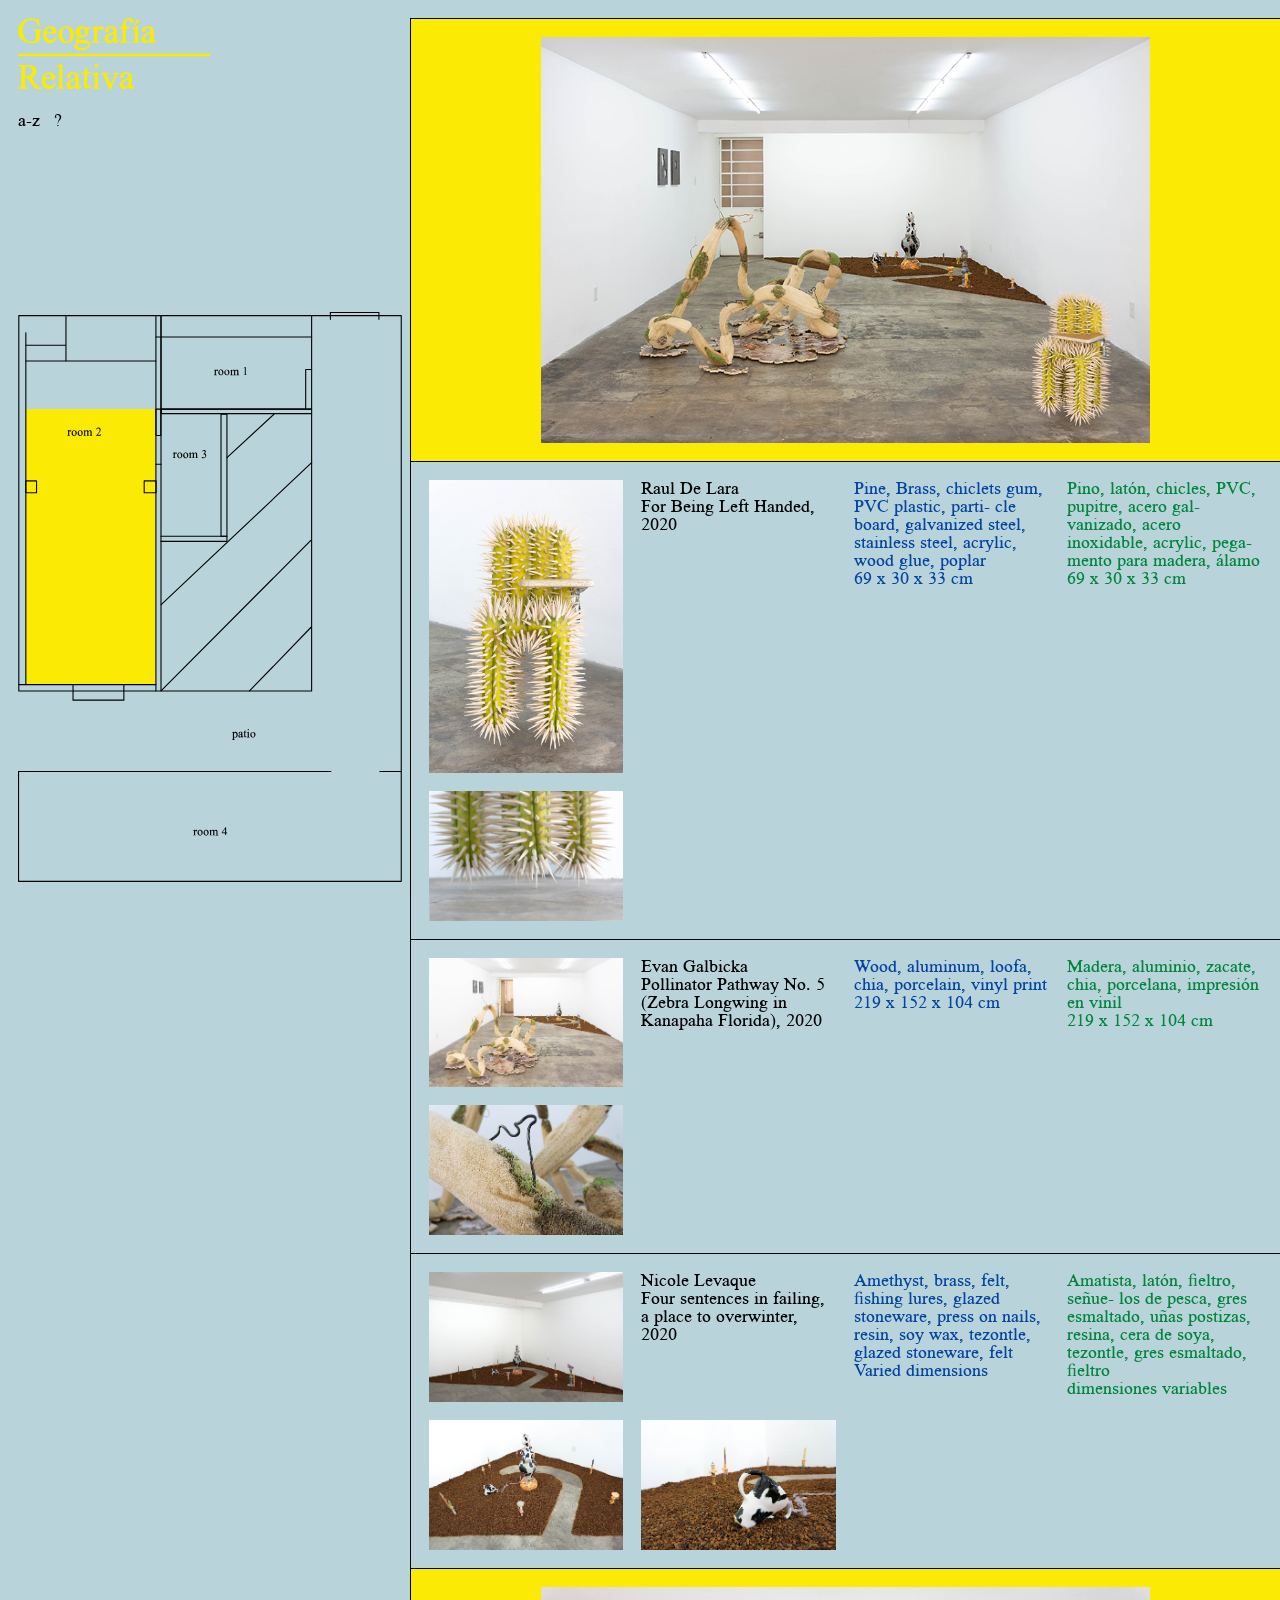
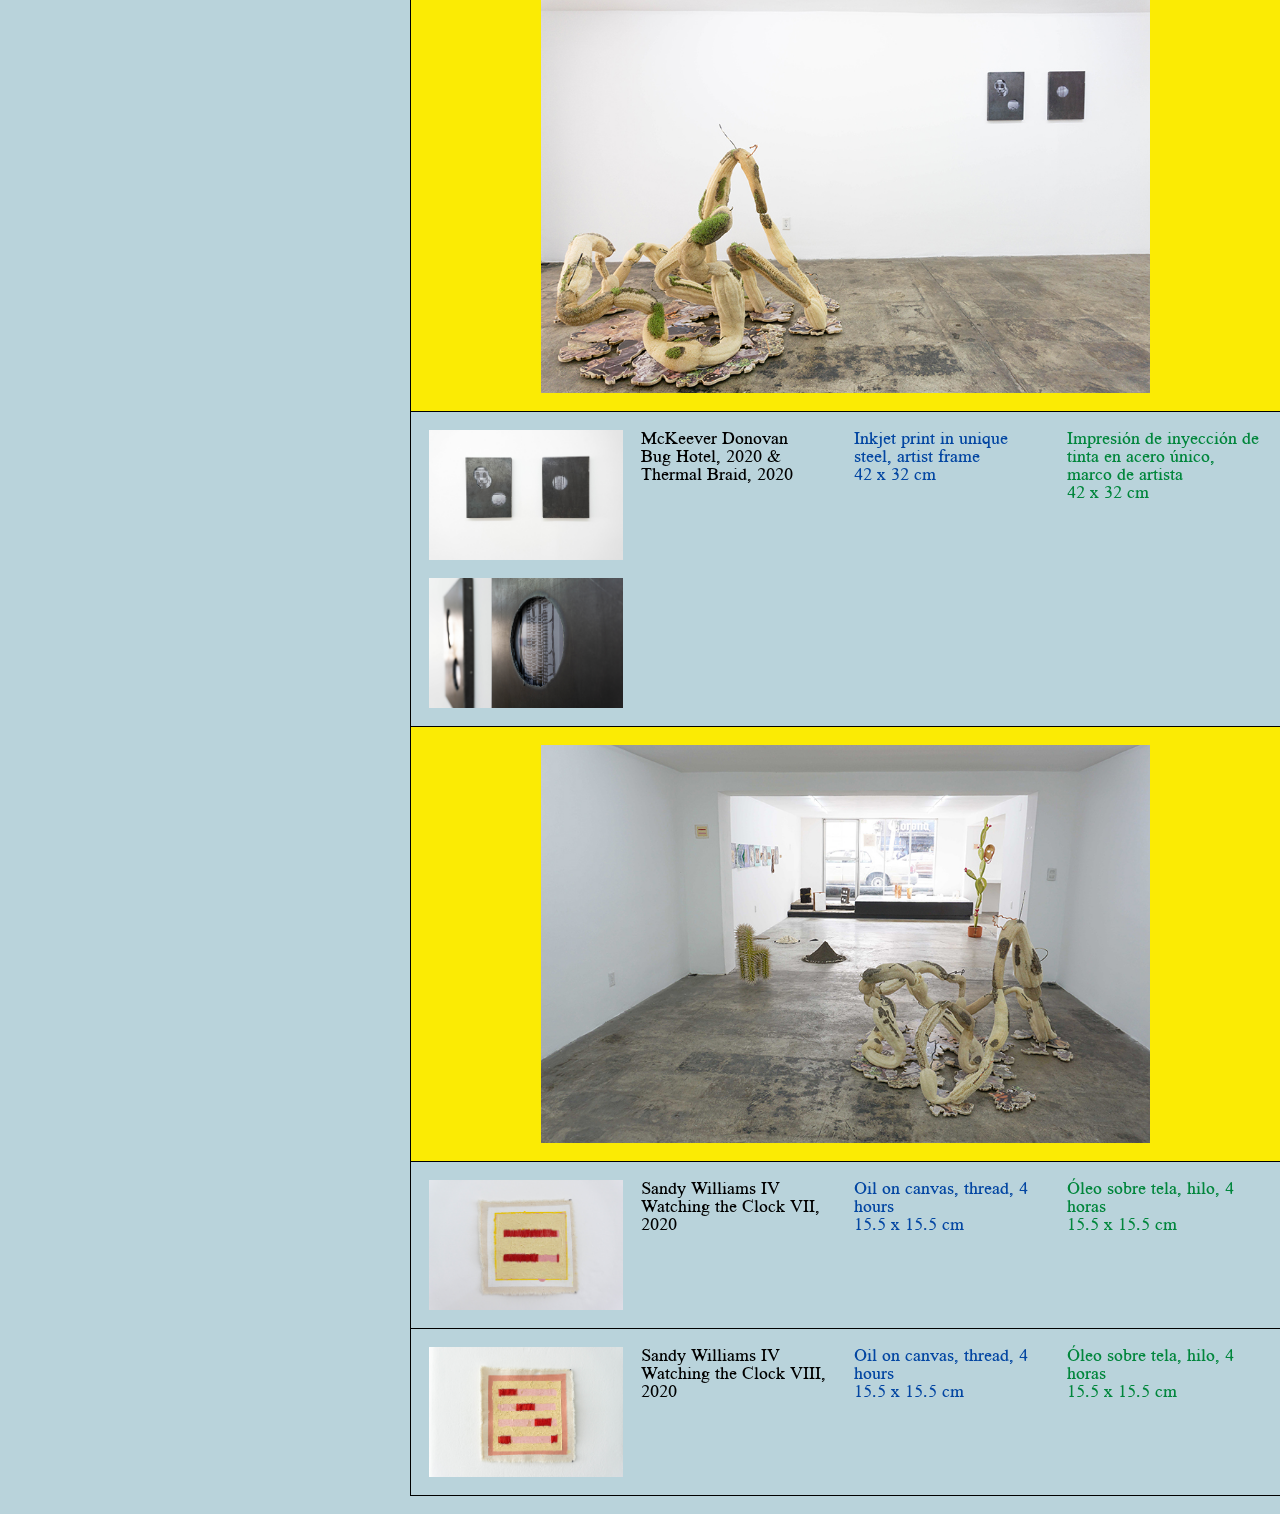
<file: room2.html>
<!DOCTYPE html>
<html>
<head>
  <title>Geografia Relativa | room 2</title>
  <meta charset="utf-8">
  <meta name="viewport" content="width=device-width, initial-scale=1">

  <link rel="apple-touch-icon" sizes="180x180" href="img/favicon/apple-touch-icon.png">
  <link rel="icon" type="image/png" sizes="32x32" href="img/favicon/favicon-32x32.png">
  <link rel="icon" type="image/png" sizes="16x16" href="img/favicon/favicon-16x16.png">
  <link rel="manifest" href="img/favicon/site.webmanifest">
  <link rel="mask-icon" href="img/favicon/safari-pinned-tab.svg" color="#5bbad5">
  <link rel="shortcut icon" href="img/favicon/favicon.ico">
  <meta name="msapplication-TileColor" content="#da532c">
  <meta name="msapplication-config" content="img/favicon/browserconfig.xml">
  <meta name="theme-color" content="#ffffff">

  <link rel="stylesheet" type="text/css" href="css/main.css">
</head>
<body class="room">
  <header>
    <a href="index.html" id="home_link">
      <svg id="main_logo" version="1.1" id="Layer_1" xmlns="http://www.w3.org/2000/svg" xmlns:xlink="http://www.w3.org/1999/xlink" x="0px" y="0px"
       viewBox="0 0 1312 491.2" style="enable-background:new 0 0 1312 491.2;" xml:space="preserve">
        <style type="text/css">
          .logo_element{fill:#FBEB00;}
        </style>
        <g>
          <path class="logo_element" d="M105.2,79h56.9c2.1,0,3.7,1.8,3.7,3.7s-1.6,3.5-3.7,3.5h-0.7c-5.5,0-9.2,1.9-11.2,5.5
            c-1.3,2.7-2.3,8.1-2.3,16.5v42.5c0,4.2-2.1,8-5.9,10c-9.1,5-12.9,5.7-21.6,7.9c-8.8,2.5-18.7,3.6-29.5,3.6c-30.9,0-54.9-10-71-30
            c-12.2-15-18.1-32.5-18.1-51.9c0-14.2,3.2-27.9,10-40.8C19.9,34,31.2,22,45.3,13.7C57.1,6.8,71.2,3.2,87,3.2
            c5.9,0,11.3,0.5,16.2,1.6c4.8,1,11.6,3.1,20.3,6.2c5.3,2,7.4,2.5,8.1,2.5c1.1,0,1.9-0.5,2.6-1.6c0.7-1,1.4-0.8,1.7-5.3
            c0.2-1.9,1.8-3.5,3.5-3.5h0.5c1.7,0,3.3,1.6,3.6,3.5l3.7,45.6c0.1,2.1-1.6,3.9-3.6,3.9c-1.8,0-3.1-1.1-3.7-2.5l-0.6-2.3
            c-2.3-6.6-3.6-8.8-6.7-13.7c-4.8-5.3-12.2-12.4-19.5-18.3c-6.9-3.3-14.8-5.1-23.8-5.1c-19.7,0-34.6,7.9-45,23.4
            c-8.5,13.1-13,29.1-13,47.4c0,14.9,3,28.7,8.8,40.8c5.6,12.2,13.1,21.1,22.4,26.9c9.1,5.7,18.7,8.6,28.4,8.6
            c5.7,0,11.2-0.8,16.5-2.3c3.3-0.7,6.4-2,9.7-3.2c2.1-3.1,3.9-7.4,5.1-12.7v-35.1c0-9.7-0.8-13.5-1.7-15.2c-1.1-2.1-2.7-3.7-4.9-4.9
            c-2.5-1.1-3.3-1.9-9.6-1.9h-1.1c-1.9,0-3.6-1.6-3.6-3.5S103.3,79,105.2,79z"/>
          <path class="logo_element" d="M212.6,103.3c-8.7,0.6-16.1,1.7-19.2,8.1c-1.1,2.4,0.4,11.3,1.4,13.8c1.7,4.5,4.2,8.6,7,12.2
            c7.5,8.6,16.2,12.9,26.3,12.9c6.6,0,12.4-1.9,17.2-5.5c4.9-3.6,7.5-6.1,10.9-15l0.6-1.4c0.8-2,3.5-2.9,5.4-1.7
            c1.2,0.7,1.8,2.3,1.6,3.7l-0.2,1.8c-1.7,10.9-6,17.5-13.8,26.3c-8,9-18.1,13.5-30.3,13.5c-13.1,0-24.4-5.1-33.8-15.4
            c-9.2-10-13.8-23.9-13.8-40.8c0-18.4,4.8-33,14.2-43.3c9.7-10.4,21.7-15.6,36.1-15.6c12.2,0,22.4,4.1,30.3,12.2
            c2.4,2.5,4.5,5.3,6.2,8.4l0.4,0.5c0,0.1,0,0.2,0.1,0.4c3.3,6.7,5,14.3,5,23.2c0,0.4,0.4,1.2,0,1.4
            C255,111.7,225.4,102.3,212.6,103.3z M226.7,71.3c-3.5-2.4-7.3-3.5-11.2-3.5c-6,0-11.5,2.3-16.1,6.9c-1.4,1.4-2.6,2.9-3.6,4.4
            c-2.3,3.3-1.4,7.9,1.6,10.4c0,0,0,0.1,0.1,0.1c2.9,2.4,6.4,3.5,10.1,3.5h21.7c0.2,0,0.5,0,0.7,0c1.7-0.4,3-0.7,4.1-1.1
            c1.7-0.7,2.6-2.3,2.4-3.9c-0.4-3.2-1-5.7-1.8-7.3C233,76.8,230.3,73.5,226.7,71.3z"/>
          <path class="logo_element" d="M382.6,112.1c0,9.7-2.4,19.7-7,29.6c-4.7,10-11.2,17.7-19.6,22.8c-8.1,5.1-17.5,7.6-27.6,7.6
            c-16.6,0-29.8-6.6-39.6-19.8c-8.2-11.1-12.3-23.5-12.3-37.4c0-9.9,2.5-20.1,7.4-29.8c5-9.9,11.7-17.3,19.8-22.1
            c8.1-4.7,17-7.2,25.9-7.2c16.6,0,30.1,6.4,40.1,19C378.3,85.6,382.6,98.1,382.6,112.1z M350.9,152.2c4.8-5.9,7.2-16.4,7.2-31.2
            c0-0.1,0-0.2,0-0.4c-0.1-17.3-5.7-34-16.2-47.8l-0.1-0.1c-1.2-1.7-2.9-3-4.7-4.1c-3.3-1.6-6.9-2.4-11-2.4c-3.8,0-7.8,1.1-11.7,3.5
            c-3.9,2.3-7.2,6.3-9.7,12.2c-2.4,6-3.7,13.7-3.7,23.3c0,15.2,3.1,28.5,9.2,39.5c6,11,13.5,16.2,23.3,16.2
            C340.6,161,346.3,158.2,350.9,152.2z"/>
          <path class="logo_element" d="M446.3,219.3c-5,1-10.1,1.4-15.9,1.4c-15,0-28.2-3.5-38.7-10.4c-6.3-4.1-9.4-8.6-9.4-13.4c0-2,0.5-4.1,1.4-6.1
            c1.4-3,4.1-7.2,8.4-12.3c0.2-0.4,1.2-1.4,5.7-6.3c1-2.4,1.9-5.4,1.7-7.4c-1.8-1.2-3-2.5-3.9-3.6c-2-2.3-3-4.8-3-7.4
            c0-3,1.2-6.4,3.6-10.3c1.4-2.5,4.3-5.6,8.1-9.2c1.3-3.2,1.4-6.3,0.5-9.1c-3.5-2.5-6.1-5.6-8.2-9.2c-3.7-5.8-5.6-12.7-5.6-19.7
            c0-10.9,4.2-20.4,12.5-28.3c8.1-7.9,18.9-11.8,31.5-11.8c9.9,0,18.6,2.4,26,6.9c0.7,0.1,1.4,0.4,2.1,0.5h21c4.5,0,5.7,0.1,6.2,0.5
            c0.8,0.2,1.6,0.7,1.9,1.6c0.6,1,1,2.4,1,4.4c0,2.4-0.4,3.8-0.8,4.9c-0.5,0.7-1.1,1.2-1.8,1.6c-0.7,0.4-1.8,0.5-6.4,0.5h-9.4
            c-0.4,0.6-0.5,1.2-0.5,2.1c2.6,5.1,3.9,11.1,3.9,17.8c0,10.4-3.9,19.3-11.8,26.6c-7.9,7.4-18.6,11-31.9,11c-4.3,0-9-0.5-13.5-1.6
            c-1.4,0.1-2.6,0.5-3.9,1c-2,2-3.6,3.8-4.4,5.4c-1.1,2-1.6,3.7-1.6,5c0,1,0.5,1.9,1.4,2.9c0.8,0.6,2.5,1.7,6.8,2.3
            c2,0.4,7.5,0.5,16.1,0.8c16.2,0.4,26.5,1,31.4,1.6c7.5,1.1,13.5,3.9,18,8.5c4.5,4.7,6.9,10.4,6.9,17.2c0,9.1-4.2,17.8-12.9,25.7
            c-7.4,7-16.4,11.9-26.7,14.8L446.3,219.3z M409.1,172.8c-1.9,2.4-3.5,4.8-4.5,6.8c-1.8,3.1-2.7,6.1-2.7,8.8c0,3.1,2.1,6,6.2,8.6
            c0.1,0,0.1,0,0.2,0.1c1.2,0.7,2.3,1.2,3.3,1.8c7.4,3.3,17.2,5,29.2,5c13.7,0,23.9-2.4,30.2-7c6.3-4.8,9.4-9.7,9.4-14.7
            c0-3.6-1.7-6-5-7.4c-3.9-1.7-11.8-2.6-23.6-3c-12.7-0.2-23.4-1-31.9-1.7C415.6,170.7,411.9,171.6,409.1,172.8z M423.9,91.9
            c0,10.1,2.1,18.4,6.6,24c3.3,4.2,7.3,6.2,12.3,6.2c4.8,0,8.5-1.8,11.7-5.4c3-3.6,4.5-9.4,4.5-17.3c0-10.4-2.3-18.5-6.7-24.4
            c-3.2-4.3-7.2-6.3-12.2-6.3c-4.7,0-8.4,1.9-11.6,5.6C425.4,78.1,423.9,84,423.9,91.9z"/>
          <path class="logo_element" d="M559.8,56.7c2.4-1,4.8-1.4,7-1.4c4.7,0,8.6,1.4,11.7,4.3c3.1,2.9,4.7,6.3,4.7,10.1c0,3.3-1.2,6.3-3.5,8.7
            c-2.3,2.4-5.1,3.6-8.2,3.6s-6.4-1.4-10.1-4.4c-4.1-3.2-6-3.7-6.7-3.7c-1,0-2.1,0.7-3.6,1.9c-0.4,0.4-0.6,0.6-1,1
            c-3.5,3.6-6,8.1-7.2,13c-0.6,2.4-1.2,5-1.7,7.8c-0.5,2.3-0.6,4.8-0.6,7.2v37.4c0,5.7,0.6,10,2,12.9c0.8,1.8,2.5,3.3,4.8,4.7
            c2.4,1.3,2.9,1.7,7.4,1.7l1.1,0.1c1.9,0,3.5,1.7,3.5,3.6s-1.7,3.6-3.7,3.6h-50.6c-1.9,0-3.5-1.6-3.5-3.6c0-1.9,1.6-3.5,3.5-3.5
            l0.5-0.1c5.3,0,6.4-0.7,8.8-2.3c1.7-1.1,2.9-2.7,3.6-5.1c0.1-0.7,0.5-3,0.5-11v-41.5c0-15.4-0.4-20.5-0.7-22.1
            c-0.5-2-1.2-3.5-2.3-4.4c-1.2-0.8-2.5-1.3-4.3-1.3c-2.1,0-1.9-0.5-4.8,0.6l-0.6,0.2c-2,0.7-4.2-0.4-4.8-2.4
            c-0.5-1.8,0.4-3.7,2.1-4.3L534,55.3c3.7,0,6.7,3,6.7,6.6v6.7c0,1.8,1.9,2.9,3.3,1.9c0.1,0,0.1,0,0.1,0c3.8-5.3,7.6-9.1,11.7-11.7
            L559.8,56.7z"/>
          <path class="logo_element" d="M691.9,149.8v3c0,0.6-0.4,1.2-0.6,1.7l-0.8,1.1c-6.1,8.1-10.9,12.1-16.7,14.8c-0.1,0.1-0.5,0.1-0.6,0.4
            L672,171c-2.3,1-4.5,1.4-7,1.4c-4.2,0-7.8-1.4-10.3-4.4c-1.4-1.8-2.4-4.1-3.1-6.9c-1.7-1-4.3-1-7.6,0.1c-6,4.8-10,7.4-12.1,8.5
            c-4.4,1.8-9.2,2.9-14.1,2.9c-8,0-14.3-2.6-19.6-8.1c-5-5.4-7.8-12.3-7.8-21.1c0-5.6,1.2-10.4,3.8-14.6c3.3-5.4,9.3-10.6,17.4-15.6
            c7.8-4.5,21-10.4,39.2-17.1v-3.1c0-10.3-1.6-17.4-4.8-21.4c-3.2-3.7-7.8-5.4-13.8-5.4c-4.7,0-8.2,1.1-11,3.5
            c-2.7,2.6-3.9,5-3.9,8.2l0.2,6.7c0,4.2-1.2,7.4-3.2,9.7c-2.3,2.3-4.9,3.3-8.4,3.3c-3.3,0-6.1-1.2-8.2-3.6c-2-2.4-3.1-5.6-3.1-9.4
            c0-7.2,3.8-13.8,11-19.6c7.2-6,17.2-8.8,30.1-8.8c9.8,0,18,1.6,24.2,4.9c4.9,2.5,8.6,6.7,11,12.2c1.4,3.6,2.3,10.6,2.3,21.3v36.9
            c0,10.3,0.1,16.5,0.6,18.7c0.4,2.6,1.1,3.6,1.4,3.8c0.6,0.5,1.3,0.8,2.3,0.8s1.7-0.2,2.6-0.7c1.4-0.8,2.4-1.4,7.2-6.2
            C688.9,146.1,691.9,147.3,691.9,149.8z M618.1,150.9c3.1,3.5,6.6,5.1,10.5,5.1c3.6,0,7.5-1.6,12.4-4.3c4.4-4.9,8-11.3,9.9-17.8
            v-19.1c-1.1-3.3-3-5.6-4.8-6.6c-7.9,3.5-13.6,5.8-16.2,7.4c-5.9,3.3-10.4,6.8-12.8,10.4c-2.5,3.5-3.9,7.4-3.9,11.6
            C613.2,142.9,614.9,147.3,618.1,150.9z"/>
          <path class="logo_element" d="M790.4,21.1c0,2.7-1.2,5.3-3.5,7.6c-2.3,2.3-4.8,3.5-7.5,3.5c-2,0-4.2-0.7-6.4-2.1c-2.1-1.4-4.7-4.3-7.6-8.7
            c-2.7-4.1-5.4-6.8-7.5-8.1c-2.1-1.3-4.7-2-7.4-2c-3.2,0-6,0.8-8.2,2.6c-2.1,1.7-3.8,4.4-4.8,8.1c-1.1,3.8-1.7,14.1-1.7,30.6V58
            c0.5,0.4,1.1,0.6,1.8,0.8h20.2c3.1,0,5.6,2.5,5.6,5.6s-2.5,5.6-5.6,5.6h-9.6c-3.1,0-5.8,1.6-7.4,4.2c-1.6,2.5-3,6-4.1,9.9
            c-0.6,2.4-1,4.9-1,7.4V139c0,11.9,1.7,16.4,3,18c2.6,3.1,6.1,4.5,10.5,4.5h7.5c1.9,0,3.6,1.6,3.6,3.6c0,1.9-1.7,3.5-3.6,3.5h-59.6
            c-2,0-3.6-1.6-3.6-3.5c0-2,1.6-3.6,3.6-3.6h2.6c2.9,0,5.5-0.7,7.8-2.1c2.4-1.3,3.9-3.2,4.8-5.5c1-2.5,1.3-7.5,1.3-14.9v-50
            c0-2-0.1-4.2-0.6-6.2c-0.6-2.7-1.3-5.1-2.1-7.2c-1.3-3.3-4.5-5.5-8.1-5.5h-4.3c-3.1,0-5.6-2.5-5.6-5.6s2.5-5.6,5.6-5.6h14.6
            c0.2-0.1,0.5-0.2,0.6-0.4v-5.3c0-10.9,1.8-20.2,5.4-27.7c3.5-7.5,9-13.8,16.1-18.5c7.3-4.7,15.5-7,24.6-7c8.4,0,16.2,2.7,23.4,8.2
            C787.9,12.1,790.4,16.4,790.4,21.1z"/>
          <path class="logo_element" d="M826.8,20.6L799.1,53c-0.4,0.5-1,0.8-1.7,0.8l0,0c-1.5,0-2.6-1.5-2.1-2.9L806,15.6c0.5-1.7,2.1-2.9,3.9-2.9
            h13.2C827.2,12.6,829.5,17.5,826.8,20.6z"/>
          <path class="logo_element" d="M943.7,149.8v3c0,0.6-0.4,1.2-0.6,1.7l-0.8,1.1c-6.1,8.1-10.9,12.1-16.7,14.8c-0.1,0.1-0.5,0.1-0.6,0.4
            l-1.1,0.2c-2.3,1-4.5,1.4-7,1.4c-4.2,0-7.8-1.4-10.3-4.4c-1.4-1.8-2.4-4.1-3.1-6.9c-1.7-1-4.3-1-7.6,0.1c-6,4.8-10,7.4-12.1,8.5
            c-4.4,1.8-9.2,2.9-14.1,2.9c-8,0-14.3-2.6-19.6-8.1c-5-5.4-7.8-12.3-7.8-21.1c0-5.6,1.2-10.4,3.8-14.6c3.3-5.4,9.3-10.6,17.4-15.6
            c7.8-4.5,21-10.4,39.2-17.1v-3.1c0-10.3-1.6-17.4-4.8-21.4c-3.2-3.7-7.8-5.4-13.8-5.4c-4.7,0-8.2,1.1-11,3.5
            c-2.7,2.6-3.9,5-3.9,8.2l0.2,6.7c0,4.2-1.2,7.4-3.2,9.7c-2.3,2.3-4.9,3.3-8.4,3.3c-3.3,0-6.1-1.2-8.2-3.6c-2-2.4-3.1-5.6-3.1-9.4
            c0-7.2,3.8-13.8,11-19.6c7.2-6,17.2-8.8,30.1-8.8c9.8,0,18,1.6,24.2,4.9c4.9,2.5,8.6,6.7,11,12.2c1.4,3.6,2.3,10.6,2.3,21.3v36.9
            c0,10.3,0.1,16.5,0.6,18.7c0.4,2.6,1.1,3.6,1.4,3.8c0.6,0.5,1.3,0.8,2.3,0.8s1.7-0.2,2.6-0.7c1.4-0.8,2.4-1.4,7.2-6.2
            C940.7,146.1,943.7,147.3,943.7,149.8z M869.9,150.9c3.1,3.5,6.6,5.1,10.5,5.1c3.6,0,7.5-1.6,12.4-4.3c4.4-4.9,8-11.3,9.9-17.8
            v-19.1c-1.1-3.3-3-5.6-4.8-6.6c-7.9,3.5-13.6,5.8-16.2,7.4c-5.8,3.3-10.4,6.8-12.8,10.4c-2.5,3.5-3.9,7.4-3.9,11.6
            C865.1,142.9,866.7,147.3,869.9,150.9z"/>
          <path class="logo_element" d="M157.8,474.6c1.9,0.2,3.3,1.9,3.3,3.6c0,2-1.8,3.8-3.8,3.8H122c-3.5,0-6.7-1.8-8.7-4.4l-42-58
            c-5-5.7-9.3-9.8-12.2-11.8c-2,0.1-3.9,0.1-5.5,0.1c-1,0-2.1,0-3.3,0c-0.7,0-1.3-0.1-1.9-0.1c0,0.2-0.2,0.5-0.2,0.7v43.9
            c0,12.1,1.7,16.4,2.9,17.7c2.7,3.2,6.8,4.8,12.4,4.8h3.9c2,0,3.7,1.7,3.7,3.5c0,2.1-1.7,3.7-3.7,3.7H3.7c-2.1,0-3.7-1.6-3.7-3.7
            c0-1.8,1.6-3.5,3.7-3.5h3.7c6.2,0,10.6-1.9,13.3-6c1.1-1.4,2.1-5.6,2.1-16.5V349.7c0-12.1-1.6-16.4-2.9-17.8
            c-2.6-3.1-6.9-4.7-12.5-4.7H3.7c-2.1,0-3.7-1.7-3.7-3.6c0-2,1.6-3.6,3.7-3.6h55.8c17,0,29.6,1.2,37.6,3.8
            c8.2,2.5,15.4,7.3,21.1,13.8c5.9,7,8.7,15.3,8.7,24.6c0,10.1-3.3,19-9.8,26.5c-3.7,4.1-8.6,7.5-14.4,10.4
            c-4.8,4.4-6.3,11.3-4.2,18.4l22,30.3c7.3,10.3,13.6,17.2,18.7,20.5c5.3,3.3,8.5,4.9,16.8,5.8L157.8,474.6z M50.5,397.3h0.2
            c1,0.2,1.9,0.2,2.5,0.2c14.7,0,26-3.2,33.4-9.6c7.3-6.3,11.1-14.4,11.1-24.1c0-9.4-3-17.2-9-23.3c-6-5.8-13.8-8.8-23.8-8.8
            c-6.3,0-11.8,3.9-14.2,9.7c0,0.1,0,0.1-0.1,0.4c-1.8,4.5-2.6,9.3-2.6,14.2v38.4c0,0.4,0,0.7,0.2,1
            C48.5,396.6,49.4,397.3,50.5,397.3z"/>
          <path class="logo_element" d="M204.1,416.7c-8.7,0.6-16.1,1.7-19.2,8.1c-1.1,2.4,0.4,11.3,1.4,13.8c1.7,4.5,4.2,8.6,7,12.2
            c7.5,8.6,16.2,12.9,26.3,12.9c6.6,0,12.4-1.9,17.2-5.5c4.9-3.6,7.5-6.1,10.9-15l0.6-1.4c0.8-2,3.5-2.9,5.4-1.7
            c1.2,0.7,1.8,2.3,1.6,3.7l-0.2,1.8c-1.7,10.9-6,17.5-13.8,26.3c-8,9-18.1,13.5-30.3,13.5c-13.1,0-24.4-5.1-33.8-15.4
            c-9.2-10-13.8-23.9-13.8-40.8c0-18.4,4.8-33,14.2-43.3c9.7-10.4,21.7-15.6,36.1-15.6c12.2,0,22.4,4.1,30.3,12.2
            c2.4,2.5,4.5,5.3,6.2,8.4l0.4,0.5c0,0.1,0,0.2,0.1,0.4c3.3,6.7,5,14.3,5,23.2c0,0.4,0.4,1.2,0,1.4
            C246.5,425.1,216.9,415.7,204.1,416.7z M218.2,384.7c-3.5-2.4-7.3-3.5-11.2-3.5c-6,0-11.5,2.3-16.1,6.9c-1.4,1.4-2.6,2.9-3.6,4.4
            c-2.3,3.3-1.4,7.9,1.6,10.4c0,0,0,0.1,0.1,0.1c2.9,2.4,6.4,3.5,10.1,3.5h21.7c0.2,0,0.5,0,0.7,0c1.7-0.4,3-0.7,4.1-1.1
            c1.7-0.7,2.6-2.3,2.4-3.9c-0.4-3.2-1-5.7-1.8-7.3C224.5,390.2,221.8,386.9,218.2,384.7z"/>
          <path class="logo_element" d="M316.7,474.9c1.9,0,3.5,1.7,3.5,3.6s-1.6,3.5-3.5,3.5h-48.1c-1.9,0-3.5-1.6-3.5-3.5c0-2,1.6-3.6,3.5-3.6h0.8
            c5.7,0,5.4-0.7,6.4-1.3c1.4-0.8,2.6-2.3,3.6-4.3c1-2.1,1.3-6.4,1.3-12.9v-96.8c0-11.9-0.2-19.3-0.7-22c-0.5-2.4-1.2-4.1-2.1-4.9
            c-1-0.7-2.1-1.2-3.7-1.2c-1.8,0-1.7-0.4-4.7,0.8l-0.6,0.2c-1.8,0.7-3.8-0.1-4.7-1.8c-1-1.9,0-4.3,1.9-5l29.8-12.3
            c3.8,0,6.9,3.1,6.9,6.9v136c0,8.1,0.7,11.3,1.3,12.8c0.8,1.9,2.1,3.3,3.9,4.3c1.2,0.7,0.4,1.4,6.9,1.4H316.7z"/>
          <path class="logo_element" d="M432.4,463.2v3c0,0.6-0.4,1.2-0.6,1.7l-0.8,1.1c-6.1,8.1-10.9,12.1-16.7,14.8c-0.1,0.1-0.5,0.1-0.6,0.4
            l-1.1,0.2c-2.3,1-4.5,1.4-7,1.4c-4.2,0-7.8-1.4-10.3-4.4c-1.4-1.8-2.4-4.1-3.1-6.9c-1.7-1-4.3-1-7.6,0.1c-6,4.8-10,7.4-12.1,8.5
            c-4.4,1.8-9.2,2.9-14.1,2.9c-8,0-14.3-2.6-19.6-8.1c-5-5.4-7.8-12.3-7.8-21.1c0-5.6,1.2-10.4,3.8-14.6c3.3-5.4,9.3-10.6,17.4-15.6
            c7.8-4.5,21-10.4,39.2-17.1v-3.1c0-10.3-1.6-17.4-4.8-21.4c-3.2-3.7-7.8-5.4-13.8-5.4c-4.7,0-8.2,1.1-11,3.5
            c-2.7,2.6-3.9,5-3.9,8.2l0.2,6.7c0,4.2-1.2,7.4-3.2,9.7c-2.3,2.3-4.9,3.3-8.4,3.3c-3.3,0-6.1-1.2-8.2-3.6c-2-2.4-3.1-5.6-3.1-9.4
            c0-7.2,3.8-13.8,11-19.6c7.2-6,17.2-8.8,30.1-8.8c9.8,0,18,1.6,24.2,4.9c4.9,2.5,8.6,6.7,11,12.2c1.4,3.6,2.3,10.6,2.3,21.3v36.9
            c0,10.3,0.1,16.5,0.6,18.7c0.4,2.6,1.1,3.6,1.4,3.8c0.6,0.5,1.3,0.8,2.3,0.8s1.7-0.2,2.6-0.7c1.4-0.8,2.4-1.4,7.2-6.2
            C429.4,459.5,432.4,460.7,432.4,463.2z M358.6,464.3c3.1,3.5,6.6,5.1,10.5,5.1c3.6,0,7.5-1.6,12.4-4.3c4.4-4.9,8-11.3,9.9-17.8
            v-19.1c-1.1-3.3-3-5.6-4.8-6.6c-7.9,3.5-13.6,5.8-16.2,7.4c-5.8,3.3-10.4,6.8-12.8,10.4c-2.5,3.5-3.9,7.4-3.9,11.6
            C353.7,456.3,355.4,460.7,358.6,464.3z"/>
          <path class="logo_element" d="M451.6,380c-0.1-0.5-0.6-0.6-1.1-0.6c0,0-12.4-0.1-14.4-0.1c-0.2,0-0.6,0-1,0c-1.7-0.1-2.9-1.4-2.7-3.1V375
            c0-1.6,1.2-2.9,2.9-2.9c2.7-0.7,3.3-0.7,6.2-1.7c3.2-0.8,6.1-2.6,8.4-5.1c3.3-3.6,9.2-10.7,13.3-20.9c1.1-2.5,2.5-7.8,3.3-10.1
            c0.4-1.3,1.4-1.9,2.5-2c1.7,0,2.9,1.2,3,2.6c0,2.7,0.2,6.2,0.2,6.8v17.9c0,0.2,0,0.5,0.1,0.6c1.9,4.9,6.6,7.9,11.7,7.9h8.1
            c3,0,5.6,2.5,5.6,5.7c0,3-2.6,5.6-5.6,5.6h-11.6c-0.5,0-4.8,0.1-5,0.4c-2.7,2.5-2,7.8-2.9,14.3c-0.4,2.6-0.5,5.4-0.5,7.9v46.8
            c0,6.6,0.8,11.1,2.7,13.4c1.8,2.1,3.9,3.1,6.7,3.1c2.3,0,4.7-0.7,6.8-2.1c1.7-1.1,3-2.5,4.2-4.4c0.7-1.3,2.1-2,3.7-1.8
            c2.4,0.4,3.9,2.7,3,5l-0.5,1.3c-4.3,7.9-4.9,8.5-10,12.5c-5.5,4.1-11,6.2-16.7,6.2c-3.9,0-7.8-1.1-11.5-3.2
            c-3.7-2.1-6.6-5.4-8.4-9.4c-1.7-3.9-2.6-9.9-2.6-18c0,0,1.6-31.3,1.9-41.5C451.7,402.2,453.5,387.2,451.6,380z"/>
          <path class="logo_element" d="M562.4,474.9v7h-55.2v-7h1.3c6.2,0,8.8-0.7,9.9-1.3c1.6-1,2.9-2.4,3.7-4.4c1-2.1,1.6-6.6,1.6-13v-41.5
            c0-11.6-0.4-19.1-1.1-22.4c-0.5-2.1-1.2-3.6-2.1-4.4c-0.8-0.7-2.1-1.2-3.9-1.2c-1.9,0-1.4-0.4-4.4,0.7l-1,0.4
            c-1.9,0.6-3.9-0.4-4.7-2.3c-0.8-1.9,0.1-4.1,2-4.8l30.6-12.4c3.8,0,6.9,3,6.9,6.8v81.2c0,8.1,0.7,11.5,1.3,12.9
            c0.8,2,2.1,3.5,3.8,4.4c1.1,0.6,3.8,1.4,9.8,1.4H562.4z M525.4,334.5c-2.6-2.6-3.9-5.7-3.9-9.4c0-3.7,1.3-6.8,3.8-9.4
            c2.6-2.6,5.8-3.9,9.6-3.9c3.7,0,6.8,1.3,9.4,3.9c2.6,2.6,3.9,5.7,3.9,9.4c0,3.7-1.3,6.8-3.9,9.4c-2.5,2.6-5.7,3.9-9.4,3.9
            C531.1,338.5,528,337.1,525.4,334.5z"/>
          <path class="logo_element" d="M568.1,381.7c-1.8-0.5-3.1-2.1-3.1-3.9c0-2.3,1.8-4.1,4.1-4.1h47.4c2.1,0,3.8,1.7,3.8,3.8
            c0,1.9-1.7,3.7-3.8,3.7h-1.1c-2.7,0-4.8,0.5-6.2,1.8c-1.3,1.3-2,3-2,5.3c0,2.6,0.8,5.7,2.5,9.4l15.9,37.6c0.8,2.1,2.4,3.9,4.5,5.1
            c3.3,1.4,6.6,1,9.7-1.4c1.2-1.1,2.1-2.5,2.7-3.9l16.2-39.6c1.8-4.4,2.6-7.6,2.6-9.8c0-0.8-0.2-1.3-0.5-1.8v-0.1h-0.2
            c-0.6-1.1-1.4-1.7-2.6-2c-0.7-0.4,0-0.6-5-0.6h-0.7c-1.9,0-3.6-1.7-3.6-3.6c0-2.1,1.7-3.8,3.6-3.8h32.6c1.7,0,3,1.3,3,3v1.4
            c0,1.7-1.3,3-3,2.7c-4.9,0.5-5.4,1.7-6.2,2.5c-2.6,2.3-5,6.2-7.4,11.6l-38.4,93c-0.7,2-2.5,3.2-4.7,3.2s-3.9-1.2-4.8-3.2
            l-38.8-91.6c-1.8-4.1-3.3-7.2-4.9-9c-1.3-1.7-3.1-3-5.3-4.1c-0.2-0.2-0.6-0.4-1-0.5L568.1,381.7z"/>
          <path class="logo_element" d="M795,463.2v3c0,0.6-0.4,1.2-0.6,1.7l-0.8,1.1c-6.1,8.1-10.9,12.1-16.7,14.8c-0.1,0.1-0.5,0.1-0.6,0.4l-1.1,0.2
            c-2.3,1-4.5,1.4-7,1.4c-4.2,0-7.8-1.4-10.3-4.4c-1.4-1.8-2.4-4.1-3.1-6.9c-1.7-1-4.3-1-7.6,0.1c-6,4.8-10,7.4-12.1,8.5
            c-4.4,1.8-9.2,2.9-14.1,2.9c-8,0-14.3-2.6-19.6-8.1c-5-5.4-7.8-12.3-7.8-21.1c0-5.6,1.2-10.4,3.8-14.6c3.3-5.4,9.3-10.6,17.4-15.6
            c7.8-4.5,21-10.4,39.2-17.1v-3.1c0-10.3-1.6-17.4-4.8-21.4c-3.2-3.7-7.8-5.4-13.8-5.4c-4.7,0-8.2,1.1-11,3.5
            c-2.7,2.6-3.9,5-3.9,8.2l0.2,6.7c0,4.2-1.2,7.4-3.2,9.7c-2.3,2.3-4.9,3.3-8.4,3.3c-3.3,0-6.1-1.2-8.2-3.6c-2-2.4-3.1-5.6-3.1-9.4
            c0-7.2,3.8-13.8,11-19.6c7.2-6,17.2-8.8,30.1-8.8c9.8,0,18,1.6,24.2,4.9c4.9,2.5,8.6,6.7,11,12.2c1.4,3.6,2.3,10.6,2.3,21.3v36.9
            c0,10.3,0.1,16.5,0.6,18.7c0.4,2.6,1.1,3.6,1.4,3.8c0.6,0.5,1.3,0.8,2.3,0.8s1.7-0.2,2.6-0.7c1.4-0.8,2.4-1.4,7.2-6.2
            C792,459.5,795,460.7,795,463.2z M721.2,464.3c3.1,3.5,6.6,5.1,10.5,5.1c3.6,0,7.5-1.6,12.4-4.3c4.4-4.9,8-11.3,9.9-17.8v-19.1
            c-1.1-3.3-3-5.6-4.8-6.6c-7.9,3.5-13.6,5.8-16.2,7.4c-5.9,3.3-10.4,6.8-12.8,10.4c-2.5,3.5-3.9,7.4-3.9,11.6
            C716.3,456.3,718,460.7,721.2,464.3z"/>
          <path class="logo_element" d="M834.6,163.4v4.2c0,0.8-0.6,1.4-1.4,1.4h-52.3c-0.8,0-1.4-0.6-1.4-1.4V162h1.3c6.2,0,8.8-0.7,9.9-1.3
            c1.6-1,2.9-2.4,3.7-4.4c1-2.1,1.6-6.6,1.6-13v-41.5c0-11.6-0.4-19.1-1.1-22.4c-0.5-2.1-1.2-3.6-2.1-4.4c-0.8-0.7-2.1-1.2-3.9-1.2
            c-1.9,0-1.4-0.4-4.4,0.7l-1,0.4c-1.9,0.6-3.9-0.4-4.7-2.3c-0.8-1.9,0.1-4.1,2-4.8L811,55.3c0.2-0.1,0.4-0.1,0.6-0.1
            c3.7,0.2,6.6,3.1,6.6,6.8v81.2c0,8.1,0.7,11.5,1.3,12.9c0.8,2,2.1,3.5,3.8,4.4c1.1,0.6,3.8,1.4,9.8,1.4l0,0
            C834,162,834.6,162.6,834.6,163.4z"/>
          <rect y="243.5" class="logo_element" width="1312" height="17"/>
        </g>
      </svg>
    </a>  
    <nav>
      <a class="nav_link" href="artists.html">a-z</a>
      <a class="nav_link" href="about.html">?</a>
    </nav>
    <div id="map_container">
        <svg version="1.1" id="Layer_1" xmlns="http://www.w3.org/2000/svg" xmlns:xlink="http://www.w3.org/1999/xlink" x="0px" y="0px"
       viewBox="0 0 1048 1555.4" style="enable-background:new 0 0 1048 1555.4;" xml:space="preserve">
        <style type="text/css">
          .st0{fill:none;}
          .st3{fill:#b9d3db;}
          .st1{fill:#000000;}
          .st2{fill:none;stroke:#000000;stroke-width:3;stroke-linecap:round;stroke-linejoin:round;}
        </style>
        <a href="room1.html" id="room_1">
          <polygon class="st3" points="376.4,68.2 376.4,9.9 21.9,9.9 21.9,265.1 360.6,265.1 360.6,265.2 801.4,265.2 801.4,68.2  "/>
          <g>
            <path class="st1" d="M542.7,157.3c0.3-0.1,0.6-0.2,0.9-0.2c0.6,0,1.1,0.2,1.6,0.6c0.4,0.3,0.6,0.8,0.6,1.4c0,0.4-0.2,0.9-0.5,1.2
              s-0.7,0.5-1.1,0.5c-0.5,0-1-0.2-1.4-0.6c-0.5-0.4-0.8-0.5-0.9-0.5c-0.2,0-0.3,0.1-0.5,0.3l-0.1,0.1c-0.5,0.5-0.8,1.1-1,1.8
              c-0.1,0.3-0.2,0.7-0.2,1c-0.1,0.3-0.1,0.7-0.1,1v5c0,0.6,0.1,1.2,0.3,1.7c0.3,0.6,1,0.9,1.6,0.9h0.1c0.3,0,0.5,0.2,0.5,0.5
              s-0.2,0.5-0.5,0.5h-6.8c-0.3,0-0.5-0.2-0.5-0.5s0.2-0.5,0.5-0.5h0.1c0.4,0.1,0.8-0.1,1.2-0.3c0.2-0.2,0.4-0.4,0.5-0.7
              c0.1-0.5,0.1-1,0.1-1.5v-5.6c0-1,0-2-0.1-2.9c0-0.2-0.1-0.4-0.3-0.6c-0.2-0.1-0.4-0.2-0.6-0.2c-0.2,0-0.4,0-0.6,0.1h-0.1
              c-0.3,0.1-0.5,0-0.6-0.3l0,0c-0.1-0.2,0.1-0.5,0.3-0.6l4.1-1.7c0.5,0,0.9,0.4,0.9,0.9v0.9c0,0.2,0.1,0.3,0.3,0.3
              c0.1,0,0.1,0,0.2,0l0,0c0.4-0.6,0.9-1.1,1.6-1.6L542.7,157.3z"/>
            <path class="st1" d="M560.8,164.7c0,1.4-0.3,2.8-0.9,4c-0.6,1.2-1.5,2.3-2.6,3s-2.4,1-3.7,1c-2.1,0.1-4.1-0.9-5.3-2.6
              c-1.1-1.4-1.7-3.2-1.7-5c0-1.4,0.4-2.8,1-4s1.5-2.2,2.7-2.9c1-0.6,2.2-1,3.5-1c2.1-0.1,4.1,0.9,5.4,2.5
              C560.3,161.1,560.9,162.9,560.8,164.7z M556.6,170.1c0.6-0.8,1-2.2,1-4.2v-0.1c0-2.3-0.8-4.6-2.2-6.4l0,0
              c-0.2-0.2-0.4-0.4-0.6-0.6c-0.5-0.2-1-0.3-1.5-0.3c-0.6,0-1.1,0.2-1.6,0.5c-0.6,0.4-1.1,1-1.3,1.6c-0.4,1-0.5,2.1-0.5,3.1
              c0,1.8,0.4,3.7,1.2,5.3c0.5,1.3,1.7,2.1,3.1,2.2C555.2,171.3,556.1,170.9,556.6,170.1z"/>
            <path class="st1" d="M577.2,164.7c0,1.4-0.3,2.8-0.9,4c-1.1,2.5-3.6,4.1-6.3,4.1c-2.1,0.1-4.1-0.9-5.3-2.6c-1.1-1.4-1.7-3.2-1.6-5
              c0-1.4,0.4-2.8,1-4c1.1-2.4,3.5-3.9,6.1-3.9c2.1-0.1,4.1,0.9,5.4,2.5C576.6,161.2,577.2,162.9,577.2,164.7z M572.9,170.1
              c0.6-0.8,1-2.2,1-4.2v-0.1c0-2.3-0.8-4.6-2.2-6.4l0,0c-0.2-0.2-0.4-0.4-0.6-0.6c-0.5-0.2-1-0.3-1.5-0.3c-0.6,0-1.1,0.2-1.6,0.5
              c-0.6,0.4-1.1,1-1.3,1.6c-0.4,1-0.5,2.1-0.5,3.1c0,1.8,0.4,3.7,1.2,5.3c0.5,1.3,1.7,2.1,3.1,2.2
              C571.6,171.3,572.4,170.9,572.9,170.1z"/>
            <path class="st1" d="M603,171.4c0.3,0,0.5,0.2,0.5,0.5s-0.2,0.5-0.5,0.5h-6.5c-0.2,0-0.4-0.2-0.4-0.5l0,0c0-0.2,0.2-0.5,0.4-0.5
              l0,0h0.2c0.4,0,0.8-0.1,1.2-0.3c0.2-0.2,0.4-0.4,0.4-0.7c0-0.5,0-1,0-1.4v-6.1c0.1-0.8-0.1-1.6-0.4-2.4c-0.4-0.6-1.1-0.9-1.8-0.9
              c-0.5,0-1.1,0.1-1.6,0.4c-0.7,0.4-1.3,0.9-1.9,1.4v0.1v0.6v6.8c0,0.6,0,1.2,0.1,1.7c0.1,0.2,0.3,0.4,0.5,0.5
              c0.4,0.2,0.7,0.3,1.1,0.2l0,0c0.3,0,0.5,0.2,0.5,0.5s-0.2,0.5-0.5,0.5H588c-0.3,0-0.5-0.2-0.5-0.5s0.2-0.5,0.5-0.5l0,0h0.1
              c0.9,0,0.9-0.1,1.1-0.2c0.3-0.2,0.5-0.4,0.5-0.7c0.1-0.5,0.1-1,0.1-1.5v-6.1c0.1-0.8-0.1-1.7-0.5-2.4c-0.4-0.6-1-0.9-1.7-0.9
              c-0.6,0-1.1,0.2-1.6,0.4l0,0c-0.8,0.4-1.3,1.1-1.6,2c-0.1,0.4-0.2,0.8-0.3,1.3v5.8c0,0.6,0,1.2,0.2,1.7c0.1,0.2,0.3,0.4,0.5,0.5
              s0.1,0.2,1,0.2h0.2c0.2,0,0.5,0.2,0.5,0.4l0,0c0,0.3-0.2,0.5-0.5,0.5h-6.5c-0.3,0-0.5-0.2-0.5-0.5s0.2-0.5,0.5-0.5h0.1
              c0.8,0,0.8-0.1,0.9-0.2c0.2-0.1,0.4-0.3,0.5-0.6c0.2-0.5,0.2-1.1,0.2-1.7v-5.4c0-1,0-2-0.1-3c0-0.2-0.1-0.4-0.3-0.6
              c-0.2-0.1-0.3-0.2-0.5-0.1c-0.2,0-0.4,0-0.6,0.1h-0.1c-0.3,0.1-0.5,0-0.6-0.3l0,0c-0.1-0.3,0-0.5,0.3-0.6l4-1.6
              c0.5,0,0.9,0.4,0.9,0.9v1.6c0,0.1,0.1,0.1,0.2,0.1c0.8-0.8,1.2-1.2,1.4-1.3c0.5-0.4,1-0.7,1.5-0.9s1.1-0.3,1.7-0.4
              c0.9,0,1.7,0.3,2.4,0.8c0.4,0.3,0.7,0.7,0.9,1.2c0.4,0.2,0.8,0.1,1.2-0.1c0.5-0.5,1.1-1,1.7-1.3c0.7-0.4,1.5-0.6,2.3-0.6
              c0.7,0,1.5,0.2,2.1,0.6c0.7,0.5,1.2,1.2,1.5,2c0.3,0.9,0.4,1.9,0.4,2.9v6.1c0,0.6,0,1.2,0.2,1.8c0.1,0.2,0.3,0.4,0.5,0.5
              C602.4,171.4,602.7,171.4,603,171.4L603,171.4z"/>
            <path class="st1" d="M623.8,171.5h0.3c0.2,0,0.4,0.1,0.4,0.3s-0.1,0.4-0.3,0.4h-0.1h-7.4c-0.2,0-0.4-0.2-0.4-0.4s0.2-0.4,0.3-0.4
              l0,0h0.3c1,0,1.1-0.1,1.4-0.2c0.2-0.1,0.4-0.3,0.6-0.6c0.1-0.7,0.2-1.5,0.2-2.3v-11.5c0-1,0-2-0.2-3c0-0.3-0.2-0.5-0.4-0.7
              c-0.2-0.1-0.4-0.2-0.7-0.2c-0.4,0-0.8,0.1-1.2,0.3l-0.2,0.1c-0.2,0.1-0.4,0-0.5-0.2s0-0.4,0.1-0.5l0,0l5-2.4
              c0.3,0,0.6,0.3,0.6,0.6v17.5c0,0.7,0,1.5,0.1,2.2c0.1,0.3,0.3,0.5,0.6,0.6C622.8,171.4,622.8,171.5,623.8,171.5z"/>
          </g>
        </a>
        <a href="room2.html" class="selected" id="room_2">
          <rect x="21.9" y="265.1" class="st3" width="354.5" height="751.8"/>
          <g>
            <path class="st1" d="M142.3,322.8c0.3-0.1,0.6-0.2,0.9-0.2c0.6,0,1.1,0.2,1.6,0.6c0.4,0.3,0.6,0.8,0.6,1.4c0,0.4-0.2,0.8-0.5,1.2
              c-0.3,0.3-0.7,0.5-1.1,0.5c-0.5,0-1-0.2-1.4-0.6c-0.5-0.4-0.8-0.5-0.9-0.5c-0.2,0-0.4,0.1-0.5,0.2l-0.1,0.1
              c-0.5,0.5-0.8,1.1-1,1.7c-0.1,0.3-0.2,0.7-0.2,1c-0.1,0.3-0.1,0.7-0.1,1v5c0,0.6,0.1,1.2,0.3,1.7c0.1,0.3,0.4,0.5,0.6,0.6
              c0.3,0.2,0.7,0.3,1,0.2h0.1c0.3,0,0.5,0.2,0.5,0.5s-0.2,0.5-0.5,0.5l0,0H135c-0.3,0-0.5-0.2-0.5-0.5l0,0c0-0.2,0.2-0.5,0.4-0.5
              l0,0h0.1c0.4,0.1,0.8-0.1,1.2-0.3c0.2-0.2,0.4-0.4,0.5-0.7c0.1-0.5,0.1-1,0.1-1.5v-5.6c0-1,0-2-0.1-3c0-0.2-0.1-0.4-0.3-0.6
              c-0.2-0.1-0.4-0.2-0.6-0.2c-0.2,0-0.4,0-0.6,0.1h-0.1c-0.3,0.1-0.5,0-0.6-0.3l0,0c-0.1-0.2,0-0.5,0.3-0.6l4.1-1.7
              c0.5,0,0.9,0.4,0.9,0.9v0.9c0,0.2,0.1,0.3,0.3,0.3c0.1,0,0.1,0,0.2,0l0,0c0.4-0.6,1-1.1,1.6-1.6H142.3z"/>
            <path class="st1" d="M160.5,330.2c0,1.4-0.4,2.8-1,4c-1.1,2.5-3.6,4.1-6.3,4.1c-2.1,0.1-4.1-0.9-5.3-2.6c-1.1-1.4-1.7-3.2-1.6-5
              c0-1.4,0.4-2.8,1-4c1.1-2.4,3.5-3.9,6.1-3.9c2.1-0.1,4.1,0.9,5.4,2.5C159.8,326.6,160.5,328.4,160.5,330.2z M156.2,335.5
              c0.6-0.8,1-2.2,1-4.2l0,0c0-2.3-0.8-4.6-2.2-6.4l0,0c-0.2-0.2-0.4-0.4-0.6-0.5c-0.5-0.2-1-0.3-1.5-0.3c-0.6,0-1.1,0.2-1.6,0.5
              c-0.6,0.4-1.1,1-1.3,1.6c-0.4,1-0.5,2.1-0.5,3.1c0,1.8,0.4,3.7,1.2,5.3c0.5,1.3,1.7,2.1,3.1,2.2
              C154.8,336.7,155.7,336.3,156.2,335.5L156.2,335.5z"/>
            <path class="st1" d="M176.8,330.2c0,1.4-0.3,2.8-0.9,4c-1.1,2.5-3.6,4.1-6.3,4.1c-2.1,0.1-4.1-0.9-5.3-2.6c-1.1-1.4-1.7-3.2-1.6-5
              c0-1.4,0.4-2.8,1-4c1.1-2.4,3.5-3.9,6.1-3.9c2.1-0.1,4.1,0.9,5.4,2.5C176.2,326.6,176.8,328.4,176.8,330.2z M172.6,335.5
              c0.6-0.8,1-2.2,1-4.2l0,0c0-2.3-0.8-4.6-2.2-6.4l0,0c-0.2-0.2-0.4-0.4-0.6-0.5c-0.5-0.2-1-0.3-1.5-0.3c-0.6,0-1.1,0.2-1.6,0.5
              c-0.6,0.4-1.1,1-1.3,1.6c-0.4,1-0.5,2.1-0.5,3.1c0,1.8,0.4,3.7,1.2,5.3c0.5,1.3,1.7,2.1,3.1,2.2
              C171.2,336.7,172,336.3,172.6,335.5z"/>
            <path class="st1" d="M202.6,336.8c0.3,0,0.5,0.2,0.5,0.5s-0.2,0.5-0.5,0.5h-6.5c-0.3,0-0.5-0.2-0.5-0.5s0.2-0.5,0.5-0.5l0,0h0.2
              c0.4,0,0.8-0.1,1.1-0.3c0.2-0.2,0.4-0.4,0.4-0.7c0-0.5,0-1,0-1.4v-6.1c0.1-0.8-0.1-1.6-0.4-2.4c-0.4-0.6-1.1-0.9-1.8-0.9
              c-0.5,0-1.1,0.1-1.6,0.4c-0.7,0.4-1.4,0.9-1.9,1.5v0.1v0.6v6.8c0,0.6,0,1.2,0.1,1.7c0.1,0.2,0.3,0.4,0.5,0.5
              c0.3,0.2,0.7,0.3,1.1,0.2l0,0c0.3,0,0.5,0.2,0.5,0.5s-0.2,0.5-0.5,0.5h-6.6c-0.3,0-0.5-0.2-0.5-0.5s0.2-0.5,0.5-0.5l0,0h0.1
              c0.9,0,0.9-0.1,1.1-0.2c0.3-0.2,0.5-0.4,0.5-0.7c0.1-0.5,0.1-1,0.1-1.5v-6.1c0.1-0.8-0.1-1.7-0.5-2.4c-0.4-0.6-1-0.9-1.8-0.9
              c-0.6,0-1.1,0.2-1.6,0.5l0,0c-0.8,0.4-1.3,1.1-1.6,1.9c-0.1,0.4-0.2,0.9-0.3,1.3v5.8c0,0.6,0,1.2,0.2,1.7c0.1,0.2,0.3,0.4,0.5,0.5
              s0.1,0.2,1,0.2h0.2c0.3,0,0.5,0.2,0.5,0.4l0,0c0,0.3-0.2,0.5-0.5,0.5H179c-0.3,0-0.5-0.2-0.5-0.5s0.2-0.5,0.5-0.5l0,0h0.1
              c0.8,0,0.8-0.1,0.9-0.2c0.2-0.1,0.4-0.3,0.5-0.6c0.2-0.5,0.2-1.1,0.2-1.7v-5.5c0-1,0-2-0.1-3c0-0.2-0.1-0.4-0.3-0.6
              c-0.1-0.1-0.3-0.2-0.5-0.1c-0.2,0-0.4,0-0.6,0.1h-0.1c-0.3,0.1-0.5,0-0.6-0.3l0,0c-0.1-0.3,0-0.5,0.3-0.7l4-1.6
              c0.5,0,0.9,0.4,0.9,0.9l0,0v1.6c0,0.1,0.1,0.1,0.2,0.1c0.8-0.8,1.2-1.2,1.4-1.3c0.4-0.4,1-0.7,1.5-0.9c0.5-0.2,1.1-0.4,1.7-0.4
              c0.9,0,1.7,0.3,2.4,0.8c0.4,0.3,0.7,0.7,0.9,1.2c0.4,0.2,0.8,0.1,1.1-0.1c0.5-0.5,1.1-1,1.7-1.3c0.7-0.4,1.5-0.6,2.4-0.6
              c0.7,0,1.5,0.2,2.1,0.6c0.7,0.5,1.2,1.2,1.5,2c0.3,0.9,0.4,1.9,0.4,2.9v6.1c0,0.6,0,1.2,0.2,1.7c0.1,0.2,0.3,0.4,0.5,0.5
              C201.8,336.7,202.2,336.8,202.6,336.8L202.6,336.8z"/>
            <path class="st1" d="M226.3,333.6c0.1-0.1,0.2-0.2,0.3-0.2c0.2,0,0.4,0.2,0.4,0.4v0.1l-0.9,2.4c-0.3,0.8-1.1,1.4-1.9,1.4h-10.9
              c-0.3,0-0.5-0.2-0.5-0.5c0-0.1,0.1-0.3,0.2-0.4l0.5-0.5c1.1-1,1.4-1.4,2.4-2.3c0.7-0.7,1.6-1.6,2.4-2.5c0.9-0.9,1.7-1.9,2.4-3
              c0.7-1,1.3-2,1.7-3.1c0.4-0.9,0.5-1.8,0.6-2.8c0-1.2-0.4-2.4-1.2-3.3s-1.9-1.3-3-1.3c-1,0-1.9,0.3-2.8,0.9
              c-0.8,0.5-1.4,1.2-1.6,2.1l-0.2,0.4c-0.1,0.2-0.2,0.3-0.4,0.3s-0.4-0.2-0.4-0.4c0,0,0,0,0-0.1V321c0.3-3.2,3-5.6,6.1-5.5
              c0.8,0,1.7,0.1,2.4,0.4s1.4,0.7,2,1.3c0.6,0.5,1,1.2,1.4,1.9c0.3,0.7,0.4,1.4,0.4,2.2c0,1.1-0.3,2.3-0.8,3.3c-1,2-2.3,3.9-3.9,5.5
              c-1.7,1.9-3,3.3-3.9,4.2c-0.2,0.2-0.2,0.5,0,0.7c0.1,0.1,0.1,0.1,0.2,0.1l0,0h0.2h4.2c0.8,0,1.6,0,2.4-0.1
              c0.4-0.1,0.8-0.3,1.2-0.5s0.4-0.2,0.6-0.6L226.3,333.6z"/>
          </g>
        </a>
        <a href="room3.html" id="room_3">
          <rect x="391.2" y="277.3" class="st3" width="162.9" height="334.8"/>
          <g>
            <path class="st1" d="M430.4,383.5c0.3-0.1,0.6-0.2,1-0.2c0.6,0,1.1,0.2,1.6,0.6c0.4,0.3,0.6,0.8,0.6,1.4c0,0.4-0.2,0.9-0.5,1.2
              c-0.3,0.3-0.7,0.5-1.1,0.5c-0.5,0-1-0.2-1.4-0.6c-0.5-0.4-0.8-0.5-0.9-0.5c-0.2,0-0.4,0.1-0.5,0.3l-0.1,0.1
              c-0.5,0.5-0.8,1.1-1,1.7c-0.1,0.3-0.2,0.7-0.2,1c-0.1,0.3-0.1,0.7-0.1,1v5c0,0.6,0.1,1.2,0.3,1.7c0.1,0.3,0.4,0.5,0.6,0.6
              c0.3,0.2,0.7,0.3,1,0.2h0.1c0.3,0,0.5,0.2,0.5,0.5s-0.2,0.5-0.5,0.5H423c-0.3,0-0.5-0.2-0.5-0.4l0,0c0-0.3,0.2-0.5,0.5-0.5l0,0
              h0.1c0.4,0.1,0.8-0.1,1.2-0.3c0.2-0.2,0.4-0.4,0.5-0.7c0.1-0.5,0.1-1,0.1-1.5v-5.6c0-1,0-2-0.1-3c0-0.2-0.1-0.4-0.3-0.6
              c-0.2-0.1-0.4-0.2-0.6-0.2s-0.4,0-0.6,0.1h-0.1c-0.2,0.1-0.5,0-0.6-0.3c0,0,0,0,0-0.1c-0.1-0.2,0.1-0.5,0.3-0.6l4.1-1.7
              c0.5,0,0.9,0.4,0.9,0.9l0,0v0.9c0,0.2,0.1,0.3,0.3,0.3c0.1,0,0.1,0,0.2,0l0,0c0.4-0.6,1-1.1,1.6-1.6L430.4,383.5z"/>
            <path class="st1" d="M448.6,390.9c0,1.4-0.3,2.8-0.9,4c-1.1,2.5-3.6,4.1-6.3,4.1c-2.1,0.1-4.1-0.9-5.3-2.6c-1.1-1.4-1.7-3.2-1.6-5
              c0-1.4,0.4-2.8,1-4s1.5-2.3,2.6-3c1-0.6,2.2-1,3.5-1c2.1-0.1,4.1,0.9,5.4,2.5C448,387.3,448.6,389.1,448.6,390.9z M444.3,396.3
              c0.6-0.8,1-2.2,1-4.2l0,0c0-2.3-0.8-4.6-2.2-6.4l0,0c-0.2-0.2-0.4-0.4-0.6-0.5c-0.5-0.2-1-0.3-1.5-0.3c-0.6,0-1.1,0.2-1.6,0.5
              c-0.6,0.4-1,1-1.3,1.6c-0.4,1-0.5,2.1-0.5,3.1c0,1.8,0.4,3.7,1.2,5.3c0.5,1.3,1.7,2.1,3.1,2.2C443,397.5,443.8,397.1,444.3,396.3z
              "/>
            <path class="st1" d="M464.9,390.9c0,1.4-0.3,2.8-1,4c-1.1,2.5-3.6,4.1-6.3,4.1c-2.1,0.1-4.1-0.9-5.3-2.6c-1.1-1.4-1.7-3.2-1.6-5
              c0-1.4,0.4-2.8,1-4c1.1-2.4,3.5-3.9,6.1-3.9c2.1-0.1,4.1,0.9,5.4,2.6C464.3,387.4,464.9,389.1,464.9,390.9z M460.7,396.3
              c0.6-0.8,1-2.2,1-4.2l0,0c0-2.3-0.8-4.6-2.2-6.4l0,0c-0.2-0.2-0.4-0.4-0.6-0.5c-0.5-0.2-1-0.3-1.5-0.3c-0.6,0-1.1,0.2-1.6,0.5
              c-0.6,0.4-1.1,1-1.3,1.6c-0.4,1-0.5,2-0.5,3c0,1.8,0.4,3.7,1.2,5.3c0.5,1.3,1.7,2.1,3.1,2.2C459.3,397.5,460.1,397.1,460.7,396.3z
              "/>
            <path class="st1" d="M490.8,397.5c0.3,0,0.5,0.2,0.5,0.5l0,0c0,0.3-0.2,0.5-0.5,0.5h-6.5c-0.2,0-0.4-0.2-0.5-0.4l0,0
              c0-0.3,0.2-0.5,0.4-0.5l0,0h0.2c0.4,0,0.8-0.1,1.1-0.3c0.2-0.2,0.4-0.4,0.4-0.7c0-0.1,0-0.4,0-1.4V389c0.1-0.8-0.1-1.6-0.4-2.4
              c-0.4-0.6-1.1-0.9-1.8-0.9c-0.5,0-1.1,0.1-1.6,0.4c-0.7,0.4-1.3,0.9-1.9,1.5v0.1v0.6v6.8c0,0.6,0,1.2,0.1,1.7
              c0.1,0.2,0.3,0.4,0.5,0.5c0.4,0.2,0.7,0.3,1.1,0.2l0,0c0.3,0,0.5,0.2,0.5,0.5l0,0c0,0.3-0.2,0.5-0.5,0.5l0,0h-6.5
              c-0.3,0-0.5-0.2-0.5-0.5l0,0c0-0.3,0.2-0.5,0.5-0.5l0,0h0.1c0.9,0,0.9-0.1,1.1-0.2c0.3-0.2,0.5-0.4,0.5-0.7c0.1-0.5,0.1-1,0.1-1.5
              V389c0.1-0.8-0.1-1.7-0.5-2.4c-0.4-0.6-1-0.9-1.7-0.9c-0.6,0-1.1,0.2-1.6,0.5l0,0c-0.8,0.4-1.3,1.1-1.6,2
              c-0.1,0.4-0.2,0.9-0.3,1.3v5.8c0,0.6,0,1.2,0.2,1.7c0.1,0.2,0.3,0.4,0.5,0.5s0.1,0.2,1,0.2h0.2c0.2,0,0.5,0.2,0.5,0.4l0,0
              c0,0.3-0.2,0.5-0.5,0.5l0,0h-6.5c-0.3,0-0.5-0.2-0.5-0.4l0,0c0-0.3,0.2-0.5,0.5-0.5l0,0h0.1c0.8,0,0.8-0.1,0.9-0.2
              c0.2-0.1,0.4-0.3,0.5-0.6c0.2-0.5,0.2-1.1,0.2-1.7v-5.5c0-1,0-2-0.1-3c0-0.2-0.1-0.4-0.3-0.6c-0.1-0.1-0.3-0.2-0.5-0.1
              c-0.2,0-0.4,0-0.6,0.1H467c-0.3,0.1-0.5,0-0.6-0.3s0-0.5,0.3-0.7l4-1.6c0.5,0,0.9,0.4,0.9,0.9l0,0v1.7c0,0.1,0.1,0.1,0.2,0.1
              c0.8-0.8,1.2-1.2,1.4-1.3c0.5-0.4,1-0.7,1.5-0.9c0.5-0.2,1.1-0.3,1.7-0.4c0.9,0,1.7,0.3,2.4,0.8c0.4,0.3,0.7,0.7,1,1.2
              c0.4,0.2,0.8,0.1,1.1-0.1c0.5-0.5,1.1-1,1.7-1.3c0.7-0.4,1.5-0.6,2.4-0.6c0.7,0,1.5,0.2,2.1,0.6c0.7,0.5,1.2,1.2,1.5,2
              c0.3,0.9,0.4,1.9,0.4,2.9v6.1c0,0.6,0,1.2,0.2,1.7c0.1,0.2,0.3,0.4,0.5,0.5C490.1,397.6,490.4,397.6,490.8,397.5L490.8,397.5z"/>
            <path class="st1" d="M510.1,396.2c0.8-0.8,1.2-1.8,1.2-2.9c0-0.8-0.2-1.7-0.5-2.4c-0.2-0.5-0.5-0.9-0.9-1.3
              c-0.5-0.5-1.2-0.9-1.9-1.1c-0.7-0.3-1.6-0.5-2.4-0.5h-0.2c-0.2,0-0.3-0.2-0.4-0.3c0-0.2,0.1-0.3,0.3-0.4l0.5-0.1
              c0.7-0.1,1.3-0.3,1.8-0.8c1.5-0.8,2.4-2.3,2.4-4c0-1-0.3-1.9-1-2.6s-1.6-1-2.5-1c-0.7,0-1.4,0.2-2.1,0.6c-0.2,0.1-0.5,0.3-0.6,0.5
              l-0.7,0.7l-0.2,0.2c-0.1,0.1,0,0-0.2,0.2l-0.2,0.2c-0.1,0.2-0.3,0.2-0.5,0.1s-0.3-0.3-0.2-0.5l0.2-0.5c0.4-1.1,1.1-2,2-2.6
              c1-0.8,2.3-1.3,3.6-1.2c0.8,0,1.6,0.1,2.3,0.4c0.7,0.3,1.3,0.7,1.7,1.3c0.7,0.8,1,1.7,1,2.7c0,0.9-0.3,1.7-0.8,2.5
              c-0.3,0.5-0.7,1-1.1,1.4c-0.3,0.3-0.4,0.7-0.2,1.1l0,0c0.1,0.2,0.2,0.4,0.5,0.5c0.6,0.4,1.2,0.9,1.7,1.5c0.7,1,1,2.2,1,3.5
              c0,0.9-0.2,1.8-0.5,2.6c-0.3,0.8-0.8,1.6-1.3,2.3c-0.8,0.9-1.8,1.6-2.9,2c-1.2,0.5-2.6,0.7-3.9,0.7c-1,0.1-2.1-0.1-3-0.6
              c-0.5-0.2-0.8-0.7-0.8-1.2c0-0.3,0.2-0.7,0.4-0.9c0.3-0.3,0.6-0.4,1-0.4c0.3,0,0.6,0,0.8,0.1c0.2,0.1,0.6,0.3,1.2,0.6
              c0.4,0.2,0.8,0.4,1.3,0.6c0.4,0.1,0.8,0.2,1.2,0.2C508.4,397.5,509.4,397,510.1,396.2z"/>
          </g>
        </a>
        <a href="patio.html" id="patio">
          <polygon class="st3" points="1048,9.8 801.4,9.8 801.4,1034.5 2.2,1034.5 2.2,1253.9 1046,1253.9 1046,1103.1 1048,1103.1  "/>
          <g>
            <path class="st1" d="M599.7,1153.2c0.1,2.3-0.7,4.6-2.2,6.4c-1.2,1.4-2.9,2.1-4.7,2.1c-0.7,0-1.4-0.1-2.1-0.3
              c-0.2-0.1-0.4-0.2-0.5-0.3c-0.2-0.1-0.5,0-0.6,0.2l0,0v3.4c-0.1,0.6,0,1.2,0.2,1.8c0.1,0.2,0.3,0.4,0.5,0.5
              c0.4,0.2,0.8,0.3,1.2,0.2l0,0c0.3,0,0.5,0.2,0.5,0.5s-0.2,0.5-0.5,0.5h-7.1c-0.3,0-0.5-0.2-0.5-0.5s0.2-0.5,0.5-0.5h0.2
              c0.5,0,0.9-0.1,1.3-0.3c0.2-0.1,0.3-0.3,0.4-0.5c0.1-0.6,0.2-1.3,0.2-1.9v-13.8c0-0.6,0-1.2-0.1-1.7c0-0.2-0.2-0.4-0.3-0.5
              c-0.2-0.1-0.4-0.2-0.7-0.2c-0.2,0-0.4,0-0.6,0.1l0,0c-0.2,0.1-0.5,0-0.6-0.3s0-0.5,0.3-0.6l4.3-1.8c0.5,0,0.8,0.4,0.8,0.8v1.3
              c0,0.1,0.1,0.2,0.2,0.3h0.1c0.4-0.7,1-1.2,1.6-1.7c0.7-0.5,1.6-0.8,2.5-0.8c1.5,0,2.9,0.6,3.8,1.8
              C599.1,1149.1,599.8,1151.2,599.7,1153.2z M595.2,1149.9c-0.5-0.8-1.4-1.4-2.3-1.5h-0.1c-0.5,0-1,0.1-1.4,0.4
              c-0.1,0.1-0.2,0.1-0.3,0.2c-0.6,0.4-1,1-1.3,1.7l-0.1,0.3c-0.1,0.4-0.2,0.7-0.2,1.1v3.8c0,0.8,0,1.5,0.1,2.3
              c0.2,0.6,0.5,1.1,1,1.5c0.6,0.4,1.3,0.7,2.1,0.6c1,0,1.9-0.4,2.4-1.2c0.9-1.3,1.4-2.9,1.3-4.5c0-1.1-0.1-2.1-0.4-3.1
              c-0.1-0.2,0.1,0.1,0,0C595.8,1151,595.5,1150.4,595.2,1149.9L595.2,1149.9z"/>
            <path class="st1" d="M614.8,1158.5v0.4c0,0.1,0,0.2-0.1,0.2l-0.1,0.1c-0.6,0.9-1.3,1.5-2.2,2h-0.1h-0.1c-0.3,0.1-0.6,0.2-0.9,0.2
              c-0.5,0-1-0.2-1.4-0.6c-0.2-0.3-0.3-0.6-0.4-0.9c-0.3-0.1-0.7-0.1-1,0c-0.5,0.4-1,0.8-1.6,1.1c-0.6,0.2-1.2,0.4-1.9,0.4
              c-1,0-1.9-0.4-2.6-1.1c-0.7-0.8-1-1.8-1-2.8c0-0.7,0.1-1.4,0.5-2c0.6-0.9,1.4-1.6,2.3-2.1c1.7-0.9,3.4-1.7,5.2-2.3v-0.4
              c0.1-1-0.1-2-0.6-2.9c-0.5-0.5-1.2-0.8-1.8-0.7c-0.5,0-1.1,0.1-1.5,0.5c-0.3,0.3-0.5,0.7-0.5,1.1v0.9c0,0.5-0.1,0.9-0.4,1.3
              c-0.3,0.3-0.7,0.5-1.1,0.4c-0.4,0-0.8-0.2-1.1-0.5c-0.3-0.4-0.4-0.8-0.4-1.3c0.1-1.1,0.6-2,1.5-2.6c1.2-0.8,2.6-1.3,4-1.2
              c1.1,0,2.2,0.2,3.2,0.7c0.7,0.4,1.2,0.9,1.5,1.6c0.3,0.9,0.4,1.9,0.3,2.8v4.9c0,0.8,0,1.7,0.1,2.5c0,0.3,0.1,0.5,0.2,0.5
              c0.1,0.1,0.2,0.1,0.3,0.1s0.3,0,0.4-0.1c0.4-0.2,0.7-0.5,1-0.8c0.2-0.1,0.4-0.1,0.5,0.1C614.8,1158.3,614.8,1158.4,614.8,1158.5z
               M604.9,1158.7c0.3,0.4,0.9,0.7,1.4,0.7c0.6,0,1.2-0.2,1.7-0.6c0.6-0.7,1.1-1.5,1.3-2.4v-2.6c-0.1-0.4-0.3-0.7-0.6-0.9
              c-1,0.5-1.8,0.8-2.2,1c-0.7,0.3-1.3,0.8-1.7,1.4C604.1,1156.3,604.1,1157.7,604.9,1158.7L604.9,1158.7z"/>
            <path class="st1" d="M617.4,1147.4C617.4,1147.3,617.3,1147.3,617.4,1147.4l-2-0.1h-0.1c-0.2,0-0.4-0.2-0.4-0.4l0,0v-0.2
              c0-0.2,0.2-0.4,0.4-0.4l0,0c0.3-0.1,0.6-0.1,0.8-0.2c0.4-0.1,0.8-0.4,1.1-0.7c0.8-0.8,1.4-1.8,1.8-2.8c0.1-0.3,0.3-1,0.5-1.4
              c0-0.2,0.2-0.3,0.3-0.3c0.2,0,0.4,0.1,0.4,0.3c0,0.4,0,0.8,0,0.9v2.4v0.1c0.3,0.6,0.9,1,1.6,1h1.1c0.4,0,0.8,0.3,0.8,0.8
              s-0.3,0.8-0.8,0.8h-1.5c-0.2,0-0.4,0-0.7,0c-0.4,0.3-0.3,1-0.4,1.9c0,0.4-0.1,0.7-0.1,1.1v6.3c-0.1,0.6,0.1,1.2,0.4,1.8
              c0.2,0.3,0.5,0.4,0.9,0.4c0.3,0,0.6-0.1,0.9-0.3c0.2-0.2,0.4-0.4,0.6-0.6c0.1-0.2,0.3-0.3,0.5-0.2c0.3,0,0.5,0.3,0.4,0.5v0.1
              l-0.1,0.2c-0.3,0.7-0.7,1.3-1.3,1.7c-0.6,0.5-1.4,0.8-2.2,0.8c-0.5,0-1.1-0.2-1.5-0.4c-0.5-0.3-0.9-0.7-1.1-1.3
              c-0.3-0.8-0.4-1.6-0.3-2.4c0,0,0.2-4.2,0.3-5.6C617.5,1150,617.5,1148.7,617.4,1147.4z"/>
            <path class="st1" d="M632.2,1160.1v0.9h-7.4v-0.9h0.2c0.4,0,0.9,0,1.3-0.2c0.2-0.1,0.4-0.4,0.5-0.6c0.2-0.6,0.2-1.2,0.2-1.7v-5.6
              c0-1,0-2-0.2-3c0-0.2-0.1-0.4-0.3-0.6c-0.1-0.1-0.3-0.2-0.5-0.2s-0.4,0-0.6,0.1l-0.1,0.1c-0.3,0.1-0.5,0-0.6-0.3
              c-0.1-0.2,0-0.5,0.3-0.6l0,0l4.1-1.7c0.5,0,0.9,0.4,0.9,0.9l0,0v10.9c0,0.6,0,1.2,0.2,1.7c0.1,0.2,0.3,0.5,0.5,0.6
              c0.4,0.2,0.9,0.2,1.3,0.2L632.2,1160.1z M627.2,1141.3c-0.3-0.3-0.5-0.8-0.5-1.3s0.2-0.9,0.5-1.3c0.3-0.3,0.8-0.5,1.3-0.5
              c1,0,1.8,0.8,1.8,1.8s-0.8,1.8-1.8,1.8C628,1141.8,627.6,1141.6,627.2,1141.3L627.2,1141.3z"/>
            <path class="st1" d="M648.1,1153.5c0,1.4-0.3,2.8-0.9,4c-1.1,2.5-3.6,4.1-6.3,4.1c-2.1,0.1-4.1-0.9-5.3-2.7
              c-1.1-1.4-1.7-3.2-1.6-5c0-1.4,0.4-2.8,1-4c1.1-2.4,3.5-3.9,6.1-3.9c2.1-0.1,4.1,0.9,5.4,2.5
              C647.6,1149.9,648.2,1151.7,648.1,1153.5z M643.9,1158.8c0.6-0.8,1-2.2,1-4.2l0,0c0-2.3-0.8-4.6-2.2-6.4l0,0
              c-0.2-0.2-0.4-0.4-0.6-0.5c-0.5-0.2-1-0.3-1.5-0.3c-0.6,0-1.1,0.2-1.6,0.5c-0.6,0.4-1,1-1.3,1.6c-0.4,1-0.5,2.1-0.5,3.1
              c0,1.8,0.4,3.7,1.2,5.3c0.5,1.3,1.7,2.1,3.1,2.2C642.5,1160.1,643.4,1159.6,643.9,1158.8z"/>
          </g>
        </a>
        <a href="room4.html" id="room_4">
          <rect x="1.5" y="1253.9" class="st3" width="1044.5" height="300"/>
          <g>
            <path class="st1" d="M486,1413.5c0.3-0.1,0.6-0.2,0.9-0.2c0.6,0,1.1,0.2,1.6,0.6c0.4,0.3,0.6,0.8,0.6,1.4c0,0.4-0.2,0.9-0.5,1.2
              c-0.3,0.3-0.7,0.5-1.1,0.5c-0.5,0-1-0.2-1.4-0.6c-0.5-0.4-0.8-0.5-0.9-0.5c-0.2,0-0.4,0.1-0.5,0.2l-0.1,0.1
              c-0.5,0.5-0.8,1.1-1,1.7c-0.1,0.3-0.2,0.7-0.2,1c-0.1,0.3-0.1,0.7-0.1,1v5c0,0.6,0.1,1.2,0.3,1.7c0.1,0.3,0.4,0.5,0.6,0.6
              c0.3,0.2,0.7,0.3,1,0.2h0.1c0.3,0,0.5,0.2,0.5,0.5s-0.2,0.5-0.5,0.5l0,0h-6.8c-0.3,0-0.5-0.2-0.5-0.5l0,0c0-0.2,0.2-0.5,0.4-0.5
              l0,0h0.1c0.4,0,0.8-0.1,1.2-0.3c0.2-0.2,0.4-0.4,0.5-0.7c0.1-0.5,0.1-1,0.1-1.5v-5.6c0-1,0-2-0.1-3c0-0.2-0.1-0.4-0.3-0.6
              c-0.2-0.1-0.4-0.2-0.6-0.2s-0.4,0-0.6,0.1h-0.1c-0.3,0.1-0.5,0-0.6-0.3l0,0c-0.1-0.2,0-0.5,0.3-0.6l4.1-1.7c0.5,0,0.9,0.4,0.9,0.9
              l0,0v0.9c0,0.2,0.1,0.3,0.3,0.3c0.1,0,0.1,0,0.2,0l0,0c0.4-0.6,1-1.1,1.6-1.6H486z"/>
            <path class="st1" d="M504.1,1420.9c0,1.4-0.3,2.8-1,4c-1.1,2.5-3.6,4.1-6.3,4.1c-2.1,0.1-4.1-0.9-5.3-2.7c-1.1-1.4-1.7-3.2-1.6-5
              c0-1.4,0.4-2.8,1-4c1.1-2.4,3.5-3.9,6.1-3.9c2.1-0.1,4.1,0.9,5.4,2.6C503.5,1417.3,504.1,1419.1,504.1,1420.9z M499.9,1426.3
              c0.6-0.8,1-2.2,1-4.2l0,0c0-2.3-0.8-4.6-2.2-6.4l0,0c-0.2-0.2-0.4-0.4-0.6-0.5c-0.5-0.2-1-0.3-1.5-0.3c-0.6,0-1.1,0.2-1.6,0.5
              c-0.6,0.4-1.1,1-1.3,1.6c-0.4,1-0.5,2.1-0.5,3.1c0,1.8,0.4,3.7,1.2,5.3c0.5,1.3,1.7,2.1,3.1,2.2
              C498.5,1427.5,499.4,1427,499.9,1426.3z"/>
            <path class="st1" d="M520.5,1420.9c0,1.4-0.3,2.8-0.9,4c-1.1,2.5-3.6,4.1-6.3,4.1c-2.1,0.1-4.1-0.9-5.3-2.7
              c-1.1-1.4-1.7-3.2-1.6-5c0-1.4,0.4-2.8,1-4c1.1-2.4,3.5-3.9,6.1-3.9c2.1-0.1,4.1,0.9,5.4,2.6
              C519.9,1417.3,520.5,1419.1,520.5,1420.9z M516.2,1426.3c0.6-0.8,1-2.2,1-4.2l0,0c0-2.3-0.8-4.6-2.2-6.4l0,0
              c-0.2-0.2-0.4-0.4-0.6-0.5c-0.5-0.2-1-0.3-1.5-0.3c-0.6,0-1.1,0.2-1.6,0.5c-0.6,0.4-1.1,1-1.3,1.6c-0.4,1-0.5,2.1-0.5,3.1
              c0,1.8,0.4,3.7,1.2,5.3c0.5,1.3,1.7,2.1,3.1,2.2C514.9,1427.5,515.7,1427,516.2,1426.3z"/>
            <path class="st1" d="M546.3,1427.5c0.3,0,0.5,0.2,0.5,0.5s-0.2,0.5-0.5,0.5h-6.5c-0.3,0-0.5-0.2-0.5-0.5s0.2-0.5,0.5-0.5h0.2
              c0.4,0,0.8-0.1,1.2-0.3c0.2-0.2,0.4-0.4,0.4-0.7c0-0.5,0-1,0-1.4v-6.1c0.1-0.8-0.1-1.6-0.4-2.4c-0.4-0.6-1.1-0.9-1.8-0.9
              c-0.5,0-1.1,0.1-1.6,0.4c-0.7,0.4-1.4,0.9-1.9,1.4v0.1v0.6v6.8c0,0.6,0,1.2,0.1,1.7c0.1,0.2,0.3,0.4,0.5,0.5
              c0.3,0.2,0.7,0.2,1.1,0.2l0,0c0.3,0,0.5,0.2,0.5,0.5s-0.2,0.5-0.5,0.5l0,0H531c-0.3,0-0.5-0.2-0.5-0.5s0.2-0.5,0.5-0.5l0,0h0.1
              c0.9,0,0.9-0.1,1.1-0.2c0.3-0.2,0.5-0.4,0.5-0.7c0.1-0.5,0.1-1,0.1-1.5v-6.1c0.1-0.8-0.1-1.7-0.5-2.4c-0.4-0.6-1-0.9-1.7-0.9
              c-0.6,0-1.1,0.2-1.6,0.4l0,0c-0.8,0.4-1.3,1.1-1.6,1.9c-0.1,0.4-0.2,0.9-0.3,1.3v5.8c0,0.6,0,1.2,0.2,1.7c0.1,0.2,0.3,0.4,0.5,0.5
              s0.1,0.2,1,0.2h0.2c0.2,0,0.5,0.2,0.5,0.4l0,0c0,0.3-0.2,0.5-0.5,0.5h-6.5c-0.3,0-0.5-0.2-0.5-0.5s0.2-0.5,0.5-0.5l0,0h0.1
              c0.8,0,0.8-0.1,0.9-0.2c0.2-0.1,0.4-0.3,0.5-0.6c0.2-0.5,0.2-1.1,0.2-1.7v-5.4c0-1,0-2-0.1-3c0-0.2-0.1-0.4-0.3-0.6
              c-0.1-0.1-0.3-0.2-0.5-0.1c-0.2,0-0.4,0-0.6,0.1h-0.1c-0.3,0.1-0.5,0-0.6-0.3l0,0c-0.1-0.3,0-0.5,0.3-0.7l4-1.6
              c0.5,0,0.9,0.4,0.9,0.9l0,0v1.6c0,0.1,0.1,0.1,0.2,0.1c0.8-0.8,1.2-1.2,1.4-1.3c0.4-0.4,1-0.7,1.5-0.9c0.5-0.2,1.1-0.4,1.7-0.4
              c0.9,0,1.7,0.3,2.4,0.8c0.4,0.3,0.7,0.7,0.9,1.2c0.4,0.2,0.8,0.1,1.2-0.1c0.5-0.5,1.1-1,1.7-1.3c0.7-0.4,1.5-0.6,2.3-0.6
              c0.7,0,1.5,0.2,2.1,0.6c0.7,0.5,1.2,1.2,1.5,2c0.3,0.9,0.4,1.9,0.3,2.9v6.1c0,0.6,0,1.2,0.2,1.7c0.1,0.2,0.3,0.4,0.5,0.5
              C545.5,1427.4,545.9,1427.5,546.3,1427.5L546.3,1427.5z"/>
            <path class="st1" d="M569,1420.3h0.7c0.7,0.1,1.2,0.7,1.1,1.3c-0.1,0.6-0.5,1.1-1.1,1.1H569c-0.5,0.2-0.9,0.7-1,1.3v3
              c0,0.8-0.6,1.4-1.4,1.4s-1.4-0.6-1.4-1.4l0,0v-2.9c-0.2-0.7-0.7-1.2-1.3-1.4h-6.1c-0.9,0-1.6-0.7-1.6-1.6l0,0
              c0-0.3,0.1-0.7,0.3-0.9l9.3-13.4c0.4-0.6,1.2-0.7,1.7-0.3c0.3,0.2,0.5,0.6,0.5,1v11.5C568.1,1419.6,568.5,1420.1,569,1420.3z
               M565.3,1419v-7.8c-0.1-0.3-0.3-0.4-0.7-0.2l-5.8,8.2c-0.1,0.2-0.2,0.4-0.2,0.6c0,0.3,0.3,0.6,0.6,0.7h4.7
              C564.6,1420.1,565.1,1419.6,565.3,1419L565.3,1419z"/>
          </g>
        </a>
        <g id="final_trace">
            <rect x="2.2" y="9.9" class="st2" width="388.1" height="1024.6"/>
            <rect x="21.4" y="133.7" class="st2" width="355" height="883.2"/>
            <line class="st2" x1="21.4" y1="133.7" x2="21.4" y2="56.5"/>
            <polyline class="st2" points="21.9,90.9 130.9,90.9 130.9,133.2 130.9,9.9  "/>
            <line class="st2" x1="376.4" y1="133.7" x2="376.4" y2="9.9"/>
            <rect x="376.4" y="265.1" class="st2" width="13.4" height="71.8"/>
            <rect x="21.4" y="460.9" class="st2" width="29.2" height="32.3"/>
            <rect x="344.4" y="460.9" class="st2" width="32.4" height="32.4"/>
            <line class="st2" x1="21.4" y1="1016.9" x2="2" y2="1016.9"/>
            <line class="st2" x1="376.4" y1="1016.9" x2="376.4" y2="1034"/>
            <polyline class="st2" points="150.2,1016.9 150.2,1059.4 288.9,1059.4 288.9,1016.9   "/>
            <line class="st2" x1="376" y1="415.5" x2="390.8" y2="415.5"/>
            <polyline class="st2" points="390.1,612.1 570.3,612.1 570.3,626 389.9,626   "/>
            <rect x="554.1" y="278.7" class="st2" width="16.2" height="333.4"/>
            <rect x="391.2" y="265.1" class="st2" width="410.2" height="12.2"/>
            <rect x="390.3" y="9.9" class="st2" width="411.1" height="255.3"/>
            <line class="st2" x1="570.3" y1="397.5" x2="698.6" y2="279.1"/>
            <line class="st2" x1="390.8" y1="798.8" x2="801.4" y2="411.1"/>
            <polyline class="st2" points="801.4,621.1 390.3,1034.3 801.4,1034.3 801.4,277.3   "/>
            <line class="st2" x1="631.8" y1="1034.3" x2="800.5" y2="859.7"/>
            <polyline class="st2" points="853.9,1253.9 1.5,1253.9 1.5,1553.9 1046,1553.9 1046,9.8 801.4,9.8   "/>
            <polyline class="st2" points="852.5,20 852.5,1.5 985,1.5 985,20   "/>
            <line class="st2" x1="376.5" y1="68.2" x2="801.4" y2="68.2"/>
            <polyline class="st2" points="801.4,157.1 785.2,157.1 785.2,265.1   "/>
            <line class="st2" x1="987.6" y1="1253.9" x2="1046.5" y2="1253.9"/>
        </g>
        </svg>
    </div>
  </header>

  <main id="work_container">
    <section id="room2">
      <div class="installation_images">
        <img src="img/room2/installation_images/90210_gr_046_room2_generalview_02.jpg">
      </div>
      <div class="work_image">
        <img src="img/room2/work_images/90210_gr_047_room2_rauldelara_06.jpg">
        <h2>
            Raul De Lara
            <br>
            For Being Left Handed, 2020
        </h2>
        <div>
            Pine, Brass, chiclets gum, PVC plastic, parti- cle board, galvanized steel, stainless steel, acrylic, wood glue, poplar
            <br>
            69 x 30 x 33 cm
        </div>
        <div>
          Pino, latón, chicles, PVC, pupitre, acero gal- vanizado, acero inoxidable, acrylic, pega- mento para madera, álamo
          <br>
          69 x 30 x 33 cm
        </div>
        <img src="img/room2/work_images/90210_gr_052_room2_rauldelara_03.jpg">
      </div>
      <div class="work_image">
        <img src="img/room2/work_images/90210_gr_055_room2_generalview_05.jpg">
        <h2>
            Evan Galbicka
            <br>
            Pollinator Pathway No. 5 (Zebra Longwing in Kanapaha Florida), 2020

        </h2>
        <div>
            Wood, aluminum, loofa, chia, porcelain, vinyl print
            <br>
            219 x 152 x 104 cm
        </div>
        <div>
            Madera, aluminio, zacate, chia, porcelana, impresión en vinil
            <br>
            219 x 152 x 104 cm
        </div>
        <img src="img/room2/work_images/90210_gr_060_room2_evangalbicka_04.jpg">
      </div>
      <div class="work_image">
        <img src="img/room2/work_images/90210_gr_069_room2_nicolelevaque_01.jpg">
        <h2>
            Nicole Levaque
            <br>
            Four sentences in failing, a place to overwinter, 2020
        </h2>
        <div>
             Amethyst, brass, felt, fishing lures, glazed stoneware, press on nails, resin, soy wax, tezontle, glazed stoneware, felt
             <br>
             Varied dimensions
        </div>
        <div>
            Amatista, latón, fieltro, señue- los de pesca, gres esmaltado, uñas postizas, resina, cera de soya, tezontle, gres esmaltado, fieltro
            <br>
            dimensiones variables
        </div>
        <img src="img/room2/work_images/90210_gr_070_room2_nicolelevaque_02.jpg">
        <img src="img/room2/work_images/90210_gr_071_room2_nicolelevaque_03.jpg">
      </div>
      <div class="installation_images">
        <img src="img/room2/installation_images/90210_gr_064_room2_generalview_04.jpg">
      </div>
      <div class="work_image">
        <img src="img/room2/work_images/90210_gr_066_room2_mckeeverdonovan_01.jpg">
        <h2>
            McKeever Donovan
            <br>
            Bug Hotel, 2020 &
            <br>
            Thermal Braid, 2020
        </h2>
        <div>
            Inkjet print in unique steel, artist frame
            <br>
            42 x 32 cm 
        </div>
        <div>
          Impresión de inyección de tinta en acero único, marco de artista
          <br>
          42 x 32 cm
        </div>
        <img src="img/room2/work_images/90210_gr_068_room2_mckeeverdonovan_03.jpg">
      </div>
      <div class="installation_images">
        <img src="img/room2/installation_images/90210_gr_074_room2_generalview_05.JPG">
      </div>
      <div class="work_image">
        <img src="img/room2/work_images/90210_gr_054_room2_sandywilliams_02.jpg">
        <h2>
            Sandy Williams IV
            <br>
            Watching the Clock VII, 2020 
        </h2>
        <div>
            Oil on canvas, thread, 4 hours
            <br>
            15.5 x 15.5 cm
        </div>
        <div>
          Óleo sobre tela, hilo, 4 horas 
          <br>
          15.5 x 15.5 cm
        </div>
      </div>
      <div class="work_image bottom">
        <img src="img/room2/work_images/90210_gr_077_room2_sandywilliams_05.jpg">
        <h2>
            Sandy Williams IV
            <br>
            Watching the Clock VIII, 2020 
        </h2>
        <div>
            Oil on canvas, thread, 4 hours
            <br>
            15.5 x 15.5 cm
        </div>
        <div>
          Óleo sobre tela, hilo, 4 horas 
          <br>
          15.5 x 15.5 cm
        </div>
      </div>
    </section>
  </main>
  <footer>
      <a id="back_to_top" href="#">↑</a>
  </footer>
</body>
</html>
</file>
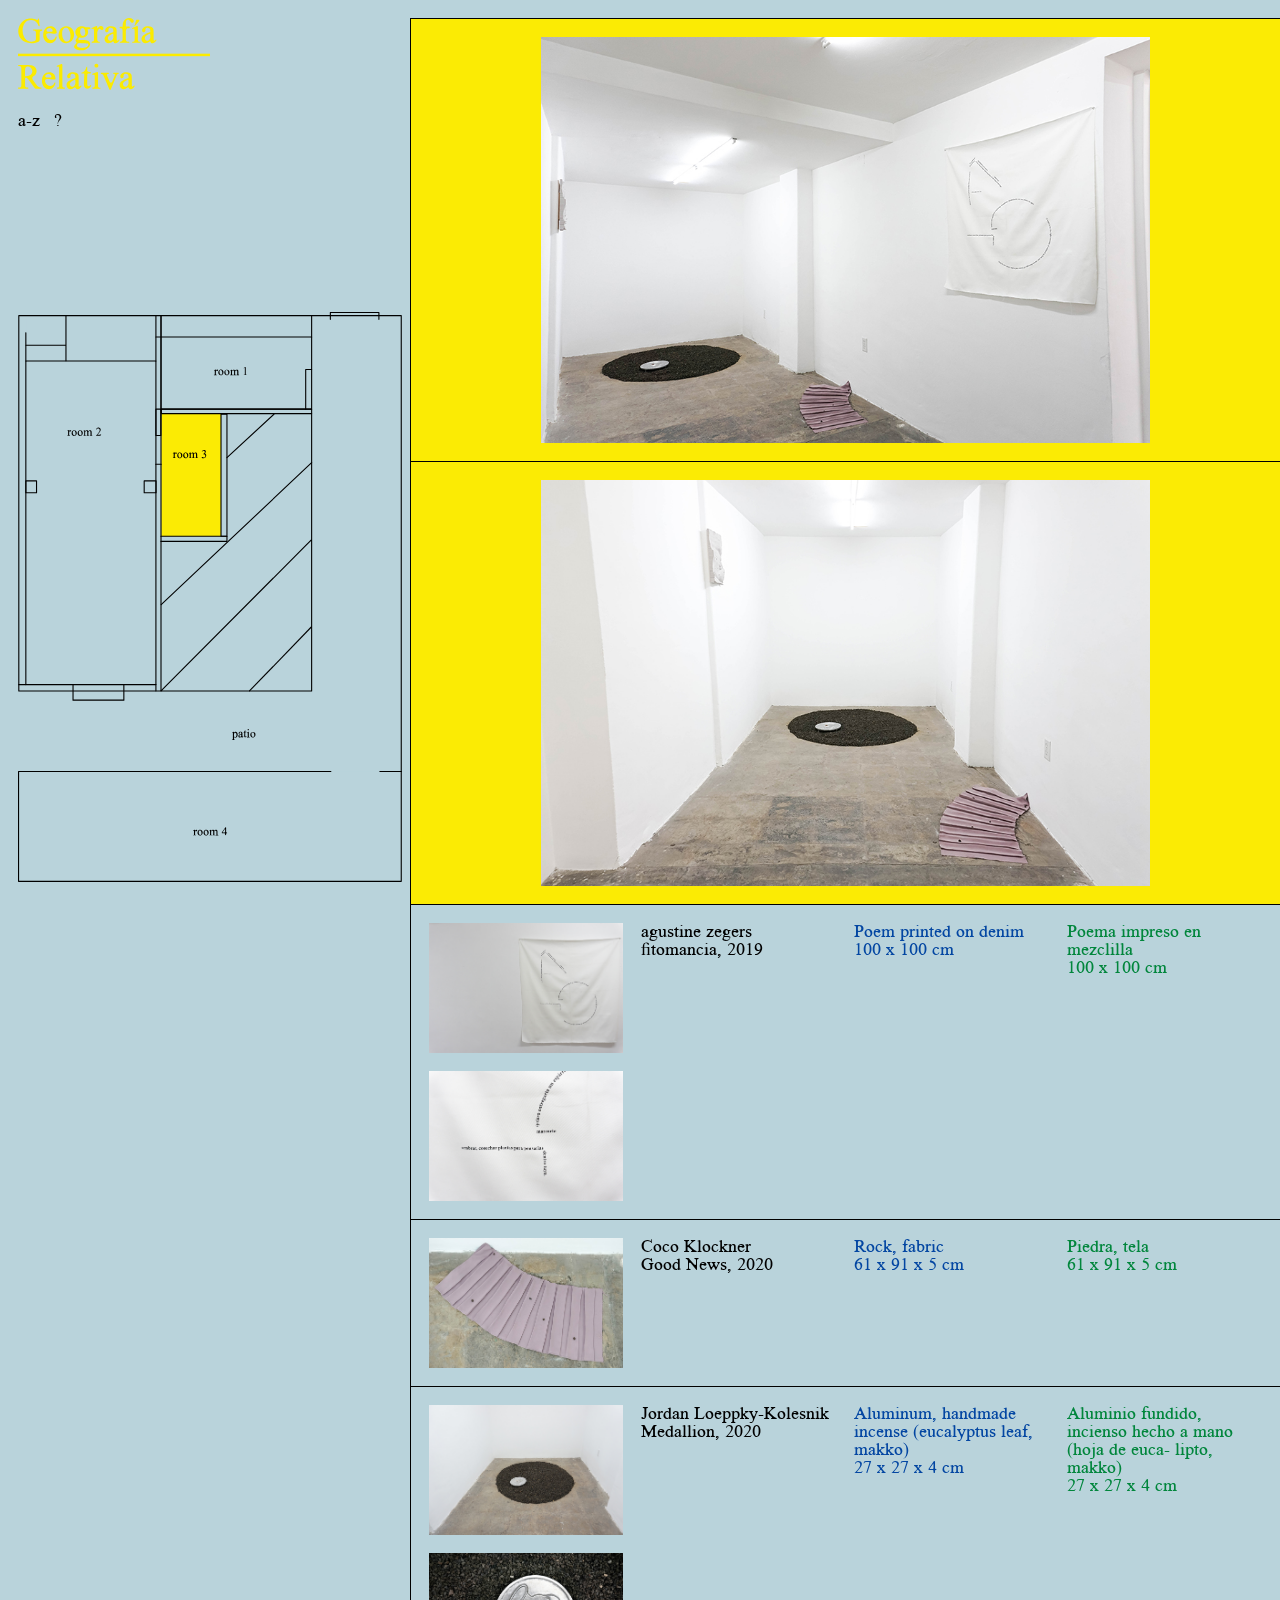
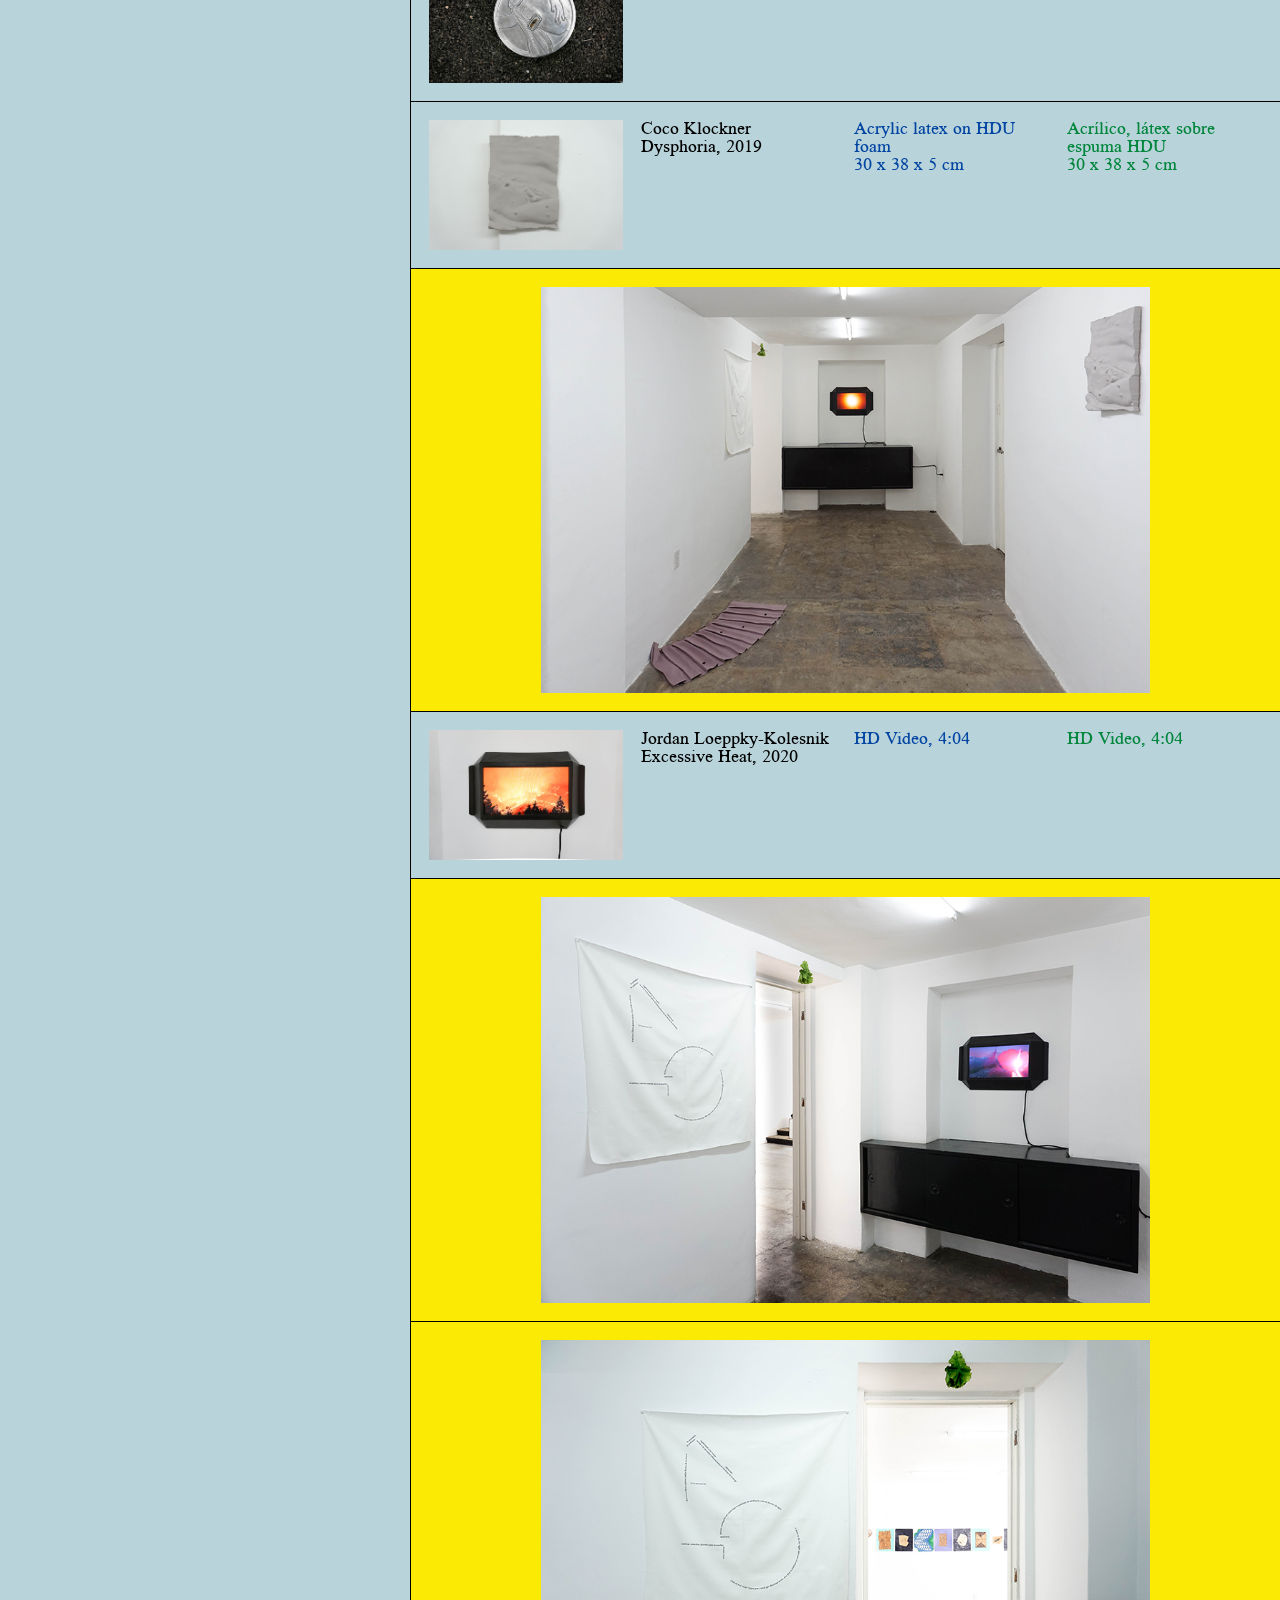
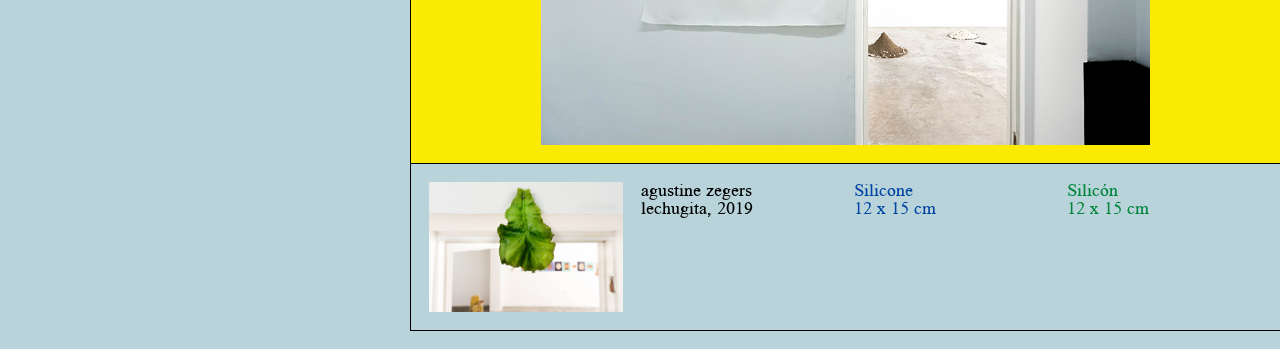
<file: room3.html>
<!DOCTYPE html>
<html>
<head>
  <title>Geografia Relativa | room 3</title>
  <meta charset="utf-8">
  <meta name="viewport" content="width=device-width, initial-scale=1">

  <link rel="apple-touch-icon" sizes="180x180" href="img/favicon/apple-touch-icon.png">
  <link rel="icon" type="image/png" sizes="32x32" href="img/favicon/favicon-32x32.png">
  <link rel="icon" type="image/png" sizes="16x16" href="img/favicon/favicon-16x16.png">
  <link rel="manifest" href="img/favicon/site.webmanifest">
  <link rel="mask-icon" href="img/favicon/safari-pinned-tab.svg" color="#5bbad5">
  <link rel="shortcut icon" href="img/favicon/favicon.ico">
  <meta name="msapplication-TileColor" content="#da532c">
  <meta name="msapplication-config" content="img/favicon/browserconfig.xml">
  <meta name="theme-color" content="#ffffff">

  <link rel="stylesheet" type="text/css" href="css/main.css">
</head>
<body class="room">
  <header>
    <a href="index.html" id="home_link">
      <svg id="main_logo" version="1.1" id="Layer_1" xmlns="http://www.w3.org/2000/svg" xmlns:xlink="http://www.w3.org/1999/xlink" x="0px" y="0px"
       viewBox="0 0 1312 491.2" style="enable-background:new 0 0 1312 491.2;" xml:space="preserve">
        <style type="text/css">
          .logo_element{fill:#FBEB00;}
        </style>
        <g>
          <path class="logo_element" d="M105.2,79h56.9c2.1,0,3.7,1.8,3.7,3.7s-1.6,3.5-3.7,3.5h-0.7c-5.5,0-9.2,1.9-11.2,5.5
            c-1.3,2.7-2.3,8.1-2.3,16.5v42.5c0,4.2-2.1,8-5.9,10c-9.1,5-12.9,5.7-21.6,7.9c-8.8,2.5-18.7,3.6-29.5,3.6c-30.9,0-54.9-10-71-30
            c-12.2-15-18.1-32.5-18.1-51.9c0-14.2,3.2-27.9,10-40.8C19.9,34,31.2,22,45.3,13.7C57.1,6.8,71.2,3.2,87,3.2
            c5.9,0,11.3,0.5,16.2,1.6c4.8,1,11.6,3.1,20.3,6.2c5.3,2,7.4,2.5,8.1,2.5c1.1,0,1.9-0.5,2.6-1.6c0.7-1,1.4-0.8,1.7-5.3
            c0.2-1.9,1.8-3.5,3.5-3.5h0.5c1.7,0,3.3,1.6,3.6,3.5l3.7,45.6c0.1,2.1-1.6,3.9-3.6,3.9c-1.8,0-3.1-1.1-3.7-2.5l-0.6-2.3
            c-2.3-6.6-3.6-8.8-6.7-13.7c-4.8-5.3-12.2-12.4-19.5-18.3c-6.9-3.3-14.8-5.1-23.8-5.1c-19.7,0-34.6,7.9-45,23.4
            c-8.5,13.1-13,29.1-13,47.4c0,14.9,3,28.7,8.8,40.8c5.6,12.2,13.1,21.1,22.4,26.9c9.1,5.7,18.7,8.6,28.4,8.6
            c5.7,0,11.2-0.8,16.5-2.3c3.3-0.7,6.4-2,9.7-3.2c2.1-3.1,3.9-7.4,5.1-12.7v-35.1c0-9.7-0.8-13.5-1.7-15.2c-1.1-2.1-2.7-3.7-4.9-4.9
            c-2.5-1.1-3.3-1.9-9.6-1.9h-1.1c-1.9,0-3.6-1.6-3.6-3.5S103.3,79,105.2,79z"/>
          <path class="logo_element" d="M212.6,103.3c-8.7,0.6-16.1,1.7-19.2,8.1c-1.1,2.4,0.4,11.3,1.4,13.8c1.7,4.5,4.2,8.6,7,12.2
            c7.5,8.6,16.2,12.9,26.3,12.9c6.6,0,12.4-1.9,17.2-5.5c4.9-3.6,7.5-6.1,10.9-15l0.6-1.4c0.8-2,3.5-2.9,5.4-1.7
            c1.2,0.7,1.8,2.3,1.6,3.7l-0.2,1.8c-1.7,10.9-6,17.5-13.8,26.3c-8,9-18.1,13.5-30.3,13.5c-13.1,0-24.4-5.1-33.8-15.4
            c-9.2-10-13.8-23.9-13.8-40.8c0-18.4,4.8-33,14.2-43.3c9.7-10.4,21.7-15.6,36.1-15.6c12.2,0,22.4,4.1,30.3,12.2
            c2.4,2.5,4.5,5.3,6.2,8.4l0.4,0.5c0,0.1,0,0.2,0.1,0.4c3.3,6.7,5,14.3,5,23.2c0,0.4,0.4,1.2,0,1.4
            C255,111.7,225.4,102.3,212.6,103.3z M226.7,71.3c-3.5-2.4-7.3-3.5-11.2-3.5c-6,0-11.5,2.3-16.1,6.9c-1.4,1.4-2.6,2.9-3.6,4.4
            c-2.3,3.3-1.4,7.9,1.6,10.4c0,0,0,0.1,0.1,0.1c2.9,2.4,6.4,3.5,10.1,3.5h21.7c0.2,0,0.5,0,0.7,0c1.7-0.4,3-0.7,4.1-1.1
            c1.7-0.7,2.6-2.3,2.4-3.9c-0.4-3.2-1-5.7-1.8-7.3C233,76.8,230.3,73.5,226.7,71.3z"/>
          <path class="logo_element" d="M382.6,112.1c0,9.7-2.4,19.7-7,29.6c-4.7,10-11.2,17.7-19.6,22.8c-8.1,5.1-17.5,7.6-27.6,7.6
            c-16.6,0-29.8-6.6-39.6-19.8c-8.2-11.1-12.3-23.5-12.3-37.4c0-9.9,2.5-20.1,7.4-29.8c5-9.9,11.7-17.3,19.8-22.1
            c8.1-4.7,17-7.2,25.9-7.2c16.6,0,30.1,6.4,40.1,19C378.3,85.6,382.6,98.1,382.6,112.1z M350.9,152.2c4.8-5.9,7.2-16.4,7.2-31.2
            c0-0.1,0-0.2,0-0.4c-0.1-17.3-5.7-34-16.2-47.8l-0.1-0.1c-1.2-1.7-2.9-3-4.7-4.1c-3.3-1.6-6.9-2.4-11-2.4c-3.8,0-7.8,1.1-11.7,3.5
            c-3.9,2.3-7.2,6.3-9.7,12.2c-2.4,6-3.7,13.7-3.7,23.3c0,15.2,3.1,28.5,9.2,39.5c6,11,13.5,16.2,23.3,16.2
            C340.6,161,346.3,158.2,350.9,152.2z"/>
          <path class="logo_element" d="M446.3,219.3c-5,1-10.1,1.4-15.9,1.4c-15,0-28.2-3.5-38.7-10.4c-6.3-4.1-9.4-8.6-9.4-13.4c0-2,0.5-4.1,1.4-6.1
            c1.4-3,4.1-7.2,8.4-12.3c0.2-0.4,1.2-1.4,5.7-6.3c1-2.4,1.9-5.4,1.7-7.4c-1.8-1.2-3-2.5-3.9-3.6c-2-2.3-3-4.8-3-7.4
            c0-3,1.2-6.4,3.6-10.3c1.4-2.5,4.3-5.6,8.1-9.2c1.3-3.2,1.4-6.3,0.5-9.1c-3.5-2.5-6.1-5.6-8.2-9.2c-3.7-5.8-5.6-12.7-5.6-19.7
            c0-10.9,4.2-20.4,12.5-28.3c8.1-7.9,18.9-11.8,31.5-11.8c9.9,0,18.6,2.4,26,6.9c0.7,0.1,1.4,0.4,2.1,0.5h21c4.5,0,5.7,0.1,6.2,0.5
            c0.8,0.2,1.6,0.7,1.9,1.6c0.6,1,1,2.4,1,4.4c0,2.4-0.4,3.8-0.8,4.9c-0.5,0.7-1.1,1.2-1.8,1.6c-0.7,0.4-1.8,0.5-6.4,0.5h-9.4
            c-0.4,0.6-0.5,1.2-0.5,2.1c2.6,5.1,3.9,11.1,3.9,17.8c0,10.4-3.9,19.3-11.8,26.6c-7.9,7.4-18.6,11-31.9,11c-4.3,0-9-0.5-13.5-1.6
            c-1.4,0.1-2.6,0.5-3.9,1c-2,2-3.6,3.8-4.4,5.4c-1.1,2-1.6,3.7-1.6,5c0,1,0.5,1.9,1.4,2.9c0.8,0.6,2.5,1.7,6.8,2.3
            c2,0.4,7.5,0.5,16.1,0.8c16.2,0.4,26.5,1,31.4,1.6c7.5,1.1,13.5,3.9,18,8.5c4.5,4.7,6.9,10.4,6.9,17.2c0,9.1-4.2,17.8-12.9,25.7
            c-7.4,7-16.4,11.9-26.7,14.8L446.3,219.3z M409.1,172.8c-1.9,2.4-3.5,4.8-4.5,6.8c-1.8,3.1-2.7,6.1-2.7,8.8c0,3.1,2.1,6,6.2,8.6
            c0.1,0,0.1,0,0.2,0.1c1.2,0.7,2.3,1.2,3.3,1.8c7.4,3.3,17.2,5,29.2,5c13.7,0,23.9-2.4,30.2-7c6.3-4.8,9.4-9.7,9.4-14.7
            c0-3.6-1.7-6-5-7.4c-3.9-1.7-11.8-2.6-23.6-3c-12.7-0.2-23.4-1-31.9-1.7C415.6,170.7,411.9,171.6,409.1,172.8z M423.9,91.9
            c0,10.1,2.1,18.4,6.6,24c3.3,4.2,7.3,6.2,12.3,6.2c4.8,0,8.5-1.8,11.7-5.4c3-3.6,4.5-9.4,4.5-17.3c0-10.4-2.3-18.5-6.7-24.4
            c-3.2-4.3-7.2-6.3-12.2-6.3c-4.7,0-8.4,1.9-11.6,5.6C425.4,78.1,423.9,84,423.9,91.9z"/>
          <path class="logo_element" d="M559.8,56.7c2.4-1,4.8-1.4,7-1.4c4.7,0,8.6,1.4,11.7,4.3c3.1,2.9,4.7,6.3,4.7,10.1c0,3.3-1.2,6.3-3.5,8.7
            c-2.3,2.4-5.1,3.6-8.2,3.6s-6.4-1.4-10.1-4.4c-4.1-3.2-6-3.7-6.7-3.7c-1,0-2.1,0.7-3.6,1.9c-0.4,0.4-0.6,0.6-1,1
            c-3.5,3.6-6,8.1-7.2,13c-0.6,2.4-1.2,5-1.7,7.8c-0.5,2.3-0.6,4.8-0.6,7.2v37.4c0,5.7,0.6,10,2,12.9c0.8,1.8,2.5,3.3,4.8,4.7
            c2.4,1.3,2.9,1.7,7.4,1.7l1.1,0.1c1.9,0,3.5,1.7,3.5,3.6s-1.7,3.6-3.7,3.6h-50.6c-1.9,0-3.5-1.6-3.5-3.6c0-1.9,1.6-3.5,3.5-3.5
            l0.5-0.1c5.3,0,6.4-0.7,8.8-2.3c1.7-1.1,2.9-2.7,3.6-5.1c0.1-0.7,0.5-3,0.5-11v-41.5c0-15.4-0.4-20.5-0.7-22.1
            c-0.5-2-1.2-3.5-2.3-4.4c-1.2-0.8-2.5-1.3-4.3-1.3c-2.1,0-1.9-0.5-4.8,0.6l-0.6,0.2c-2,0.7-4.2-0.4-4.8-2.4
            c-0.5-1.8,0.4-3.7,2.1-4.3L534,55.3c3.7,0,6.7,3,6.7,6.6v6.7c0,1.8,1.9,2.9,3.3,1.9c0.1,0,0.1,0,0.1,0c3.8-5.3,7.6-9.1,11.7-11.7
            L559.8,56.7z"/>
          <path class="logo_element" d="M691.9,149.8v3c0,0.6-0.4,1.2-0.6,1.7l-0.8,1.1c-6.1,8.1-10.9,12.1-16.7,14.8c-0.1,0.1-0.5,0.1-0.6,0.4
            L672,171c-2.3,1-4.5,1.4-7,1.4c-4.2,0-7.8-1.4-10.3-4.4c-1.4-1.8-2.4-4.1-3.1-6.9c-1.7-1-4.3-1-7.6,0.1c-6,4.8-10,7.4-12.1,8.5
            c-4.4,1.8-9.2,2.9-14.1,2.9c-8,0-14.3-2.6-19.6-8.1c-5-5.4-7.8-12.3-7.8-21.1c0-5.6,1.2-10.4,3.8-14.6c3.3-5.4,9.3-10.6,17.4-15.6
            c7.8-4.5,21-10.4,39.2-17.1v-3.1c0-10.3-1.6-17.4-4.8-21.4c-3.2-3.7-7.8-5.4-13.8-5.4c-4.7,0-8.2,1.1-11,3.5
            c-2.7,2.6-3.9,5-3.9,8.2l0.2,6.7c0,4.2-1.2,7.4-3.2,9.7c-2.3,2.3-4.9,3.3-8.4,3.3c-3.3,0-6.1-1.2-8.2-3.6c-2-2.4-3.1-5.6-3.1-9.4
            c0-7.2,3.8-13.8,11-19.6c7.2-6,17.2-8.8,30.1-8.8c9.8,0,18,1.6,24.2,4.9c4.9,2.5,8.6,6.7,11,12.2c1.4,3.6,2.3,10.6,2.3,21.3v36.9
            c0,10.3,0.1,16.5,0.6,18.7c0.4,2.6,1.1,3.6,1.4,3.8c0.6,0.5,1.3,0.8,2.3,0.8s1.7-0.2,2.6-0.7c1.4-0.8,2.4-1.4,7.2-6.2
            C688.9,146.1,691.9,147.3,691.9,149.8z M618.1,150.9c3.1,3.5,6.6,5.1,10.5,5.1c3.6,0,7.5-1.6,12.4-4.3c4.4-4.9,8-11.3,9.9-17.8
            v-19.1c-1.1-3.3-3-5.6-4.8-6.6c-7.9,3.5-13.6,5.8-16.2,7.4c-5.9,3.3-10.4,6.8-12.8,10.4c-2.5,3.5-3.9,7.4-3.9,11.6
            C613.2,142.9,614.9,147.3,618.1,150.9z"/>
          <path class="logo_element" d="M790.4,21.1c0,2.7-1.2,5.3-3.5,7.6c-2.3,2.3-4.8,3.5-7.5,3.5c-2,0-4.2-0.7-6.4-2.1c-2.1-1.4-4.7-4.3-7.6-8.7
            c-2.7-4.1-5.4-6.8-7.5-8.1c-2.1-1.3-4.7-2-7.4-2c-3.2,0-6,0.8-8.2,2.6c-2.1,1.7-3.8,4.4-4.8,8.1c-1.1,3.8-1.7,14.1-1.7,30.6V58
            c0.5,0.4,1.1,0.6,1.8,0.8h20.2c3.1,0,5.6,2.5,5.6,5.6s-2.5,5.6-5.6,5.6h-9.6c-3.1,0-5.8,1.6-7.4,4.2c-1.6,2.5-3,6-4.1,9.9
            c-0.6,2.4-1,4.9-1,7.4V139c0,11.9,1.7,16.4,3,18c2.6,3.1,6.1,4.5,10.5,4.5h7.5c1.9,0,3.6,1.6,3.6,3.6c0,1.9-1.7,3.5-3.6,3.5h-59.6
            c-2,0-3.6-1.6-3.6-3.5c0-2,1.6-3.6,3.6-3.6h2.6c2.9,0,5.5-0.7,7.8-2.1c2.4-1.3,3.9-3.2,4.8-5.5c1-2.5,1.3-7.5,1.3-14.9v-50
            c0-2-0.1-4.2-0.6-6.2c-0.6-2.7-1.3-5.1-2.1-7.2c-1.3-3.3-4.5-5.5-8.1-5.5h-4.3c-3.1,0-5.6-2.5-5.6-5.6s2.5-5.6,5.6-5.6h14.6
            c0.2-0.1,0.5-0.2,0.6-0.4v-5.3c0-10.9,1.8-20.2,5.4-27.7c3.5-7.5,9-13.8,16.1-18.5c7.3-4.7,15.5-7,24.6-7c8.4,0,16.2,2.7,23.4,8.2
            C787.9,12.1,790.4,16.4,790.4,21.1z"/>
          <path class="logo_element" d="M826.8,20.6L799.1,53c-0.4,0.5-1,0.8-1.7,0.8l0,0c-1.5,0-2.6-1.5-2.1-2.9L806,15.6c0.5-1.7,2.1-2.9,3.9-2.9
            h13.2C827.2,12.6,829.5,17.5,826.8,20.6z"/>
          <path class="logo_element" d="M943.7,149.8v3c0,0.6-0.4,1.2-0.6,1.7l-0.8,1.1c-6.1,8.1-10.9,12.1-16.7,14.8c-0.1,0.1-0.5,0.1-0.6,0.4
            l-1.1,0.2c-2.3,1-4.5,1.4-7,1.4c-4.2,0-7.8-1.4-10.3-4.4c-1.4-1.8-2.4-4.1-3.1-6.9c-1.7-1-4.3-1-7.6,0.1c-6,4.8-10,7.4-12.1,8.5
            c-4.4,1.8-9.2,2.9-14.1,2.9c-8,0-14.3-2.6-19.6-8.1c-5-5.4-7.8-12.3-7.8-21.1c0-5.6,1.2-10.4,3.8-14.6c3.3-5.4,9.3-10.6,17.4-15.6
            c7.8-4.5,21-10.4,39.2-17.1v-3.1c0-10.3-1.6-17.4-4.8-21.4c-3.2-3.7-7.8-5.4-13.8-5.4c-4.7,0-8.2,1.1-11,3.5
            c-2.7,2.6-3.9,5-3.9,8.2l0.2,6.7c0,4.2-1.2,7.4-3.2,9.7c-2.3,2.3-4.9,3.3-8.4,3.3c-3.3,0-6.1-1.2-8.2-3.6c-2-2.4-3.1-5.6-3.1-9.4
            c0-7.2,3.8-13.8,11-19.6c7.2-6,17.2-8.8,30.1-8.8c9.8,0,18,1.6,24.2,4.9c4.9,2.5,8.6,6.7,11,12.2c1.4,3.6,2.3,10.6,2.3,21.3v36.9
            c0,10.3,0.1,16.5,0.6,18.7c0.4,2.6,1.1,3.6,1.4,3.8c0.6,0.5,1.3,0.8,2.3,0.8s1.7-0.2,2.6-0.7c1.4-0.8,2.4-1.4,7.2-6.2
            C940.7,146.1,943.7,147.3,943.7,149.8z M869.9,150.9c3.1,3.5,6.6,5.1,10.5,5.1c3.6,0,7.5-1.6,12.4-4.3c4.4-4.9,8-11.3,9.9-17.8
            v-19.1c-1.1-3.3-3-5.6-4.8-6.6c-7.9,3.5-13.6,5.8-16.2,7.4c-5.8,3.3-10.4,6.8-12.8,10.4c-2.5,3.5-3.9,7.4-3.9,11.6
            C865.1,142.9,866.7,147.3,869.9,150.9z"/>
          <path class="logo_element" d="M157.8,474.6c1.9,0.2,3.3,1.9,3.3,3.6c0,2-1.8,3.8-3.8,3.8H122c-3.5,0-6.7-1.8-8.7-4.4l-42-58
            c-5-5.7-9.3-9.8-12.2-11.8c-2,0.1-3.9,0.1-5.5,0.1c-1,0-2.1,0-3.3,0c-0.7,0-1.3-0.1-1.9-0.1c0,0.2-0.2,0.5-0.2,0.7v43.9
            c0,12.1,1.7,16.4,2.9,17.7c2.7,3.2,6.8,4.8,12.4,4.8h3.9c2,0,3.7,1.7,3.7,3.5c0,2.1-1.7,3.7-3.7,3.7H3.7c-2.1,0-3.7-1.6-3.7-3.7
            c0-1.8,1.6-3.5,3.7-3.5h3.7c6.2,0,10.6-1.9,13.3-6c1.1-1.4,2.1-5.6,2.1-16.5V349.7c0-12.1-1.6-16.4-2.9-17.8
            c-2.6-3.1-6.9-4.7-12.5-4.7H3.7c-2.1,0-3.7-1.7-3.7-3.6c0-2,1.6-3.6,3.7-3.6h55.8c17,0,29.6,1.2,37.6,3.8
            c8.2,2.5,15.4,7.3,21.1,13.8c5.9,7,8.7,15.3,8.7,24.6c0,10.1-3.3,19-9.8,26.5c-3.7,4.1-8.6,7.5-14.4,10.4
            c-4.8,4.4-6.3,11.3-4.2,18.4l22,30.3c7.3,10.3,13.6,17.2,18.7,20.5c5.3,3.3,8.5,4.9,16.8,5.8L157.8,474.6z M50.5,397.3h0.2
            c1,0.2,1.9,0.2,2.5,0.2c14.7,0,26-3.2,33.4-9.6c7.3-6.3,11.1-14.4,11.1-24.1c0-9.4-3-17.2-9-23.3c-6-5.8-13.8-8.8-23.8-8.8
            c-6.3,0-11.8,3.9-14.2,9.7c0,0.1,0,0.1-0.1,0.4c-1.8,4.5-2.6,9.3-2.6,14.2v38.4c0,0.4,0,0.7,0.2,1
            C48.5,396.6,49.4,397.3,50.5,397.3z"/>
          <path class="logo_element" d="M204.1,416.7c-8.7,0.6-16.1,1.7-19.2,8.1c-1.1,2.4,0.4,11.3,1.4,13.8c1.7,4.5,4.2,8.6,7,12.2
            c7.5,8.6,16.2,12.9,26.3,12.9c6.6,0,12.4-1.9,17.2-5.5c4.9-3.6,7.5-6.1,10.9-15l0.6-1.4c0.8-2,3.5-2.9,5.4-1.7
            c1.2,0.7,1.8,2.3,1.6,3.7l-0.2,1.8c-1.7,10.9-6,17.5-13.8,26.3c-8,9-18.1,13.5-30.3,13.5c-13.1,0-24.4-5.1-33.8-15.4
            c-9.2-10-13.8-23.9-13.8-40.8c0-18.4,4.8-33,14.2-43.3c9.7-10.4,21.7-15.6,36.1-15.6c12.2,0,22.4,4.1,30.3,12.2
            c2.4,2.5,4.5,5.3,6.2,8.4l0.4,0.5c0,0.1,0,0.2,0.1,0.4c3.3,6.7,5,14.3,5,23.2c0,0.4,0.4,1.2,0,1.4
            C246.5,425.1,216.9,415.7,204.1,416.7z M218.2,384.7c-3.5-2.4-7.3-3.5-11.2-3.5c-6,0-11.5,2.3-16.1,6.9c-1.4,1.4-2.6,2.9-3.6,4.4
            c-2.3,3.3-1.4,7.9,1.6,10.4c0,0,0,0.1,0.1,0.1c2.9,2.4,6.4,3.5,10.1,3.5h21.7c0.2,0,0.5,0,0.7,0c1.7-0.4,3-0.7,4.1-1.1
            c1.7-0.7,2.6-2.3,2.4-3.9c-0.4-3.2-1-5.7-1.8-7.3C224.5,390.2,221.8,386.9,218.2,384.7z"/>
          <path class="logo_element" d="M316.7,474.9c1.9,0,3.5,1.7,3.5,3.6s-1.6,3.5-3.5,3.5h-48.1c-1.9,0-3.5-1.6-3.5-3.5c0-2,1.6-3.6,3.5-3.6h0.8
            c5.7,0,5.4-0.7,6.4-1.3c1.4-0.8,2.6-2.3,3.6-4.3c1-2.1,1.3-6.4,1.3-12.9v-96.8c0-11.9-0.2-19.3-0.7-22c-0.5-2.4-1.2-4.1-2.1-4.9
            c-1-0.7-2.1-1.2-3.7-1.2c-1.8,0-1.7-0.4-4.7,0.8l-0.6,0.2c-1.8,0.7-3.8-0.1-4.7-1.8c-1-1.9,0-4.3,1.9-5l29.8-12.3
            c3.8,0,6.9,3.1,6.9,6.9v136c0,8.1,0.7,11.3,1.3,12.8c0.8,1.9,2.1,3.3,3.9,4.3c1.2,0.7,0.4,1.4,6.9,1.4H316.7z"/>
          <path class="logo_element" d="M432.4,463.2v3c0,0.6-0.4,1.2-0.6,1.7l-0.8,1.1c-6.1,8.1-10.9,12.1-16.7,14.8c-0.1,0.1-0.5,0.1-0.6,0.4
            l-1.1,0.2c-2.3,1-4.5,1.4-7,1.4c-4.2,0-7.8-1.4-10.3-4.4c-1.4-1.8-2.4-4.1-3.1-6.9c-1.7-1-4.3-1-7.6,0.1c-6,4.8-10,7.4-12.1,8.5
            c-4.4,1.8-9.2,2.9-14.1,2.9c-8,0-14.3-2.6-19.6-8.1c-5-5.4-7.8-12.3-7.8-21.1c0-5.6,1.2-10.4,3.8-14.6c3.3-5.4,9.3-10.6,17.4-15.6
            c7.8-4.5,21-10.4,39.2-17.1v-3.1c0-10.3-1.6-17.4-4.8-21.4c-3.2-3.7-7.8-5.4-13.8-5.4c-4.7,0-8.2,1.1-11,3.5
            c-2.7,2.6-3.9,5-3.9,8.2l0.2,6.7c0,4.2-1.2,7.4-3.2,9.7c-2.3,2.3-4.9,3.3-8.4,3.3c-3.3,0-6.1-1.2-8.2-3.6c-2-2.4-3.1-5.6-3.1-9.4
            c0-7.2,3.8-13.8,11-19.6c7.2-6,17.2-8.8,30.1-8.8c9.8,0,18,1.6,24.2,4.9c4.9,2.5,8.6,6.7,11,12.2c1.4,3.6,2.3,10.6,2.3,21.3v36.9
            c0,10.3,0.1,16.5,0.6,18.7c0.4,2.6,1.1,3.6,1.4,3.8c0.6,0.5,1.3,0.8,2.3,0.8s1.7-0.2,2.6-0.7c1.4-0.8,2.4-1.4,7.2-6.2
            C429.4,459.5,432.4,460.7,432.4,463.2z M358.6,464.3c3.1,3.5,6.6,5.1,10.5,5.1c3.6,0,7.5-1.6,12.4-4.3c4.4-4.9,8-11.3,9.9-17.8
            v-19.1c-1.1-3.3-3-5.6-4.8-6.6c-7.9,3.5-13.6,5.8-16.2,7.4c-5.8,3.3-10.4,6.8-12.8,10.4c-2.5,3.5-3.9,7.4-3.9,11.6
            C353.7,456.3,355.4,460.7,358.6,464.3z"/>
          <path class="logo_element" d="M451.6,380c-0.1-0.5-0.6-0.6-1.1-0.6c0,0-12.4-0.1-14.4-0.1c-0.2,0-0.6,0-1,0c-1.7-0.1-2.9-1.4-2.7-3.1V375
            c0-1.6,1.2-2.9,2.9-2.9c2.7-0.7,3.3-0.7,6.2-1.7c3.2-0.8,6.1-2.6,8.4-5.1c3.3-3.6,9.2-10.7,13.3-20.9c1.1-2.5,2.5-7.8,3.3-10.1
            c0.4-1.3,1.4-1.9,2.5-2c1.7,0,2.9,1.2,3,2.6c0,2.7,0.2,6.2,0.2,6.8v17.9c0,0.2,0,0.5,0.1,0.6c1.9,4.9,6.6,7.9,11.7,7.9h8.1
            c3,0,5.6,2.5,5.6,5.7c0,3-2.6,5.6-5.6,5.6h-11.6c-0.5,0-4.8,0.1-5,0.4c-2.7,2.5-2,7.8-2.9,14.3c-0.4,2.6-0.5,5.4-0.5,7.9v46.8
            c0,6.6,0.8,11.1,2.7,13.4c1.8,2.1,3.9,3.1,6.7,3.1c2.3,0,4.7-0.7,6.8-2.1c1.7-1.1,3-2.5,4.2-4.4c0.7-1.3,2.1-2,3.7-1.8
            c2.4,0.4,3.9,2.7,3,5l-0.5,1.3c-4.3,7.9-4.9,8.5-10,12.5c-5.5,4.1-11,6.2-16.7,6.2c-3.9,0-7.8-1.1-11.5-3.2
            c-3.7-2.1-6.6-5.4-8.4-9.4c-1.7-3.9-2.6-9.9-2.6-18c0,0,1.6-31.3,1.9-41.5C451.7,402.2,453.5,387.2,451.6,380z"/>
          <path class="logo_element" d="M562.4,474.9v7h-55.2v-7h1.3c6.2,0,8.8-0.7,9.9-1.3c1.6-1,2.9-2.4,3.7-4.4c1-2.1,1.6-6.6,1.6-13v-41.5
            c0-11.6-0.4-19.1-1.1-22.4c-0.5-2.1-1.2-3.6-2.1-4.4c-0.8-0.7-2.1-1.2-3.9-1.2c-1.9,0-1.4-0.4-4.4,0.7l-1,0.4
            c-1.9,0.6-3.9-0.4-4.7-2.3c-0.8-1.9,0.1-4.1,2-4.8l30.6-12.4c3.8,0,6.9,3,6.9,6.8v81.2c0,8.1,0.7,11.5,1.3,12.9
            c0.8,2,2.1,3.5,3.8,4.4c1.1,0.6,3.8,1.4,9.8,1.4H562.4z M525.4,334.5c-2.6-2.6-3.9-5.7-3.9-9.4c0-3.7,1.3-6.8,3.8-9.4
            c2.6-2.6,5.8-3.9,9.6-3.9c3.7,0,6.8,1.3,9.4,3.9c2.6,2.6,3.9,5.7,3.9,9.4c0,3.7-1.3,6.8-3.9,9.4c-2.5,2.6-5.7,3.9-9.4,3.9
            C531.1,338.5,528,337.1,525.4,334.5z"/>
          <path class="logo_element" d="M568.1,381.7c-1.8-0.5-3.1-2.1-3.1-3.9c0-2.3,1.8-4.1,4.1-4.1h47.4c2.1,0,3.8,1.7,3.8,3.8
            c0,1.9-1.7,3.7-3.8,3.7h-1.1c-2.7,0-4.8,0.5-6.2,1.8c-1.3,1.3-2,3-2,5.3c0,2.6,0.8,5.7,2.5,9.4l15.9,37.6c0.8,2.1,2.4,3.9,4.5,5.1
            c3.3,1.4,6.6,1,9.7-1.4c1.2-1.1,2.1-2.5,2.7-3.9l16.2-39.6c1.8-4.4,2.6-7.6,2.6-9.8c0-0.8-0.2-1.3-0.5-1.8v-0.1h-0.2
            c-0.6-1.1-1.4-1.7-2.6-2c-0.7-0.4,0-0.6-5-0.6h-0.7c-1.9,0-3.6-1.7-3.6-3.6c0-2.1,1.7-3.8,3.6-3.8h32.6c1.7,0,3,1.3,3,3v1.4
            c0,1.7-1.3,3-3,2.7c-4.9,0.5-5.4,1.7-6.2,2.5c-2.6,2.3-5,6.2-7.4,11.6l-38.4,93c-0.7,2-2.5,3.2-4.7,3.2s-3.9-1.2-4.8-3.2
            l-38.8-91.6c-1.8-4.1-3.3-7.2-4.9-9c-1.3-1.7-3.1-3-5.3-4.1c-0.2-0.2-0.6-0.4-1-0.5L568.1,381.7z"/>
          <path class="logo_element" d="M795,463.2v3c0,0.6-0.4,1.2-0.6,1.7l-0.8,1.1c-6.1,8.1-10.9,12.1-16.7,14.8c-0.1,0.1-0.5,0.1-0.6,0.4l-1.1,0.2
            c-2.3,1-4.5,1.4-7,1.4c-4.2,0-7.8-1.4-10.3-4.4c-1.4-1.8-2.4-4.1-3.1-6.9c-1.7-1-4.3-1-7.6,0.1c-6,4.8-10,7.4-12.1,8.5
            c-4.4,1.8-9.2,2.9-14.1,2.9c-8,0-14.3-2.6-19.6-8.1c-5-5.4-7.8-12.3-7.8-21.1c0-5.6,1.2-10.4,3.8-14.6c3.3-5.4,9.3-10.6,17.4-15.6
            c7.8-4.5,21-10.4,39.2-17.1v-3.1c0-10.3-1.6-17.4-4.8-21.4c-3.2-3.7-7.8-5.4-13.8-5.4c-4.7,0-8.2,1.1-11,3.5
            c-2.7,2.6-3.9,5-3.9,8.2l0.2,6.7c0,4.2-1.2,7.4-3.2,9.7c-2.3,2.3-4.9,3.3-8.4,3.3c-3.3,0-6.1-1.2-8.2-3.6c-2-2.4-3.1-5.6-3.1-9.4
            c0-7.2,3.8-13.8,11-19.6c7.2-6,17.2-8.8,30.1-8.8c9.8,0,18,1.6,24.2,4.9c4.9,2.5,8.6,6.7,11,12.2c1.4,3.6,2.3,10.6,2.3,21.3v36.9
            c0,10.3,0.1,16.5,0.6,18.7c0.4,2.6,1.1,3.6,1.4,3.8c0.6,0.5,1.3,0.8,2.3,0.8s1.7-0.2,2.6-0.7c1.4-0.8,2.4-1.4,7.2-6.2
            C792,459.5,795,460.7,795,463.2z M721.2,464.3c3.1,3.5,6.6,5.1,10.5,5.1c3.6,0,7.5-1.6,12.4-4.3c4.4-4.9,8-11.3,9.9-17.8v-19.1
            c-1.1-3.3-3-5.6-4.8-6.6c-7.9,3.5-13.6,5.8-16.2,7.4c-5.9,3.3-10.4,6.8-12.8,10.4c-2.5,3.5-3.9,7.4-3.9,11.6
            C716.3,456.3,718,460.7,721.2,464.3z"/>
          <path class="logo_element" d="M834.6,163.4v4.2c0,0.8-0.6,1.4-1.4,1.4h-52.3c-0.8,0-1.4-0.6-1.4-1.4V162h1.3c6.2,0,8.8-0.7,9.9-1.3
            c1.6-1,2.9-2.4,3.7-4.4c1-2.1,1.6-6.6,1.6-13v-41.5c0-11.6-0.4-19.1-1.1-22.4c-0.5-2.1-1.2-3.6-2.1-4.4c-0.8-0.7-2.1-1.2-3.9-1.2
            c-1.9,0-1.4-0.4-4.4,0.7l-1,0.4c-1.9,0.6-3.9-0.4-4.7-2.3c-0.8-1.9,0.1-4.1,2-4.8L811,55.3c0.2-0.1,0.4-0.1,0.6-0.1
            c3.7,0.2,6.6,3.1,6.6,6.8v81.2c0,8.1,0.7,11.5,1.3,12.9c0.8,2,2.1,3.5,3.8,4.4c1.1,0.6,3.8,1.4,9.8,1.4l0,0
            C834,162,834.6,162.6,834.6,163.4z"/>
          <rect y="243.5" class="logo_element" width="1312" height="17"/>
        </g>
      </svg>
    </a>  
    <nav>
      <a class="nav_link" href="artists.html">a-z</a>
      <a class="nav_link" href="about.html">?</a>
    </nav>

    <div id="map_container">
        <svg version="1.1" id="Layer_1" xmlns="http://www.w3.org/2000/svg" xmlns:xlink="http://www.w3.org/1999/xlink" x="0px" y="0px"
       viewBox="0 0 1048 1555.4" style="enable-background:new 0 0 1048 1555.4;" xml:space="preserve">
        <style type="text/css">
          .st0{fill:none;}
          .st3{fill:#b9d3db;}
          .st1{fill:#000000;}
          .st2{fill:none;stroke:#000000;stroke-width:3;stroke-linecap:round;stroke-linejoin:round;}
        </style>
        <a href="room1.html" id="room_1">
          <polygon class="st3" points="376.4,68.2 376.4,9.9 21.9,9.9 21.9,265.1 360.6,265.1 360.6,265.2 801.4,265.2 801.4,68.2  "/>
          <g>
            <path class="st1" d="M542.7,157.3c0.3-0.1,0.6-0.2,0.9-0.2c0.6,0,1.1,0.2,1.6,0.6c0.4,0.3,0.6,0.8,0.6,1.4c0,0.4-0.2,0.9-0.5,1.2
              s-0.7,0.5-1.1,0.5c-0.5,0-1-0.2-1.4-0.6c-0.5-0.4-0.8-0.5-0.9-0.5c-0.2,0-0.3,0.1-0.5,0.3l-0.1,0.1c-0.5,0.5-0.8,1.1-1,1.8
              c-0.1,0.3-0.2,0.7-0.2,1c-0.1,0.3-0.1,0.7-0.1,1v5c0,0.6,0.1,1.2,0.3,1.7c0.3,0.6,1,0.9,1.6,0.9h0.1c0.3,0,0.5,0.2,0.5,0.5
              s-0.2,0.5-0.5,0.5h-6.8c-0.3,0-0.5-0.2-0.5-0.5s0.2-0.5,0.5-0.5h0.1c0.4,0.1,0.8-0.1,1.2-0.3c0.2-0.2,0.4-0.4,0.5-0.7
              c0.1-0.5,0.1-1,0.1-1.5v-5.6c0-1,0-2-0.1-2.9c0-0.2-0.1-0.4-0.3-0.6c-0.2-0.1-0.4-0.2-0.6-0.2c-0.2,0-0.4,0-0.6,0.1h-0.1
              c-0.3,0.1-0.5,0-0.6-0.3l0,0c-0.1-0.2,0.1-0.5,0.3-0.6l4.1-1.7c0.5,0,0.9,0.4,0.9,0.9v0.9c0,0.2,0.1,0.3,0.3,0.3
              c0.1,0,0.1,0,0.2,0l0,0c0.4-0.6,0.9-1.1,1.6-1.6L542.7,157.3z"/>
            <path class="st1" d="M560.8,164.7c0,1.4-0.3,2.8-0.9,4c-0.6,1.2-1.5,2.3-2.6,3s-2.4,1-3.7,1c-2.1,0.1-4.1-0.9-5.3-2.6
              c-1.1-1.4-1.7-3.2-1.7-5c0-1.4,0.4-2.8,1-4s1.5-2.2,2.7-2.9c1-0.6,2.2-1,3.5-1c2.1-0.1,4.1,0.9,5.4,2.5
              C560.3,161.1,560.9,162.9,560.8,164.7z M556.6,170.1c0.6-0.8,1-2.2,1-4.2v-0.1c0-2.3-0.8-4.6-2.2-6.4l0,0
              c-0.2-0.2-0.4-0.4-0.6-0.6c-0.5-0.2-1-0.3-1.5-0.3c-0.6,0-1.1,0.2-1.6,0.5c-0.6,0.4-1.1,1-1.3,1.6c-0.4,1-0.5,2.1-0.5,3.1
              c0,1.8,0.4,3.7,1.2,5.3c0.5,1.3,1.7,2.1,3.1,2.2C555.2,171.3,556.1,170.9,556.6,170.1z"/>
            <path class="st1" d="M577.2,164.7c0,1.4-0.3,2.8-0.9,4c-1.1,2.5-3.6,4.1-6.3,4.1c-2.1,0.1-4.1-0.9-5.3-2.6c-1.1-1.4-1.7-3.2-1.6-5
              c0-1.4,0.4-2.8,1-4c1.1-2.4,3.5-3.9,6.1-3.9c2.1-0.1,4.1,0.9,5.4,2.5C576.6,161.2,577.2,162.9,577.2,164.7z M572.9,170.1
              c0.6-0.8,1-2.2,1-4.2v-0.1c0-2.3-0.8-4.6-2.2-6.4l0,0c-0.2-0.2-0.4-0.4-0.6-0.6c-0.5-0.2-1-0.3-1.5-0.3c-0.6,0-1.1,0.2-1.6,0.5
              c-0.6,0.4-1.1,1-1.3,1.6c-0.4,1-0.5,2.1-0.5,3.1c0,1.8,0.4,3.7,1.2,5.3c0.5,1.3,1.7,2.1,3.1,2.2
              C571.6,171.3,572.4,170.9,572.9,170.1z"/>
            <path class="st1" d="M603,171.4c0.3,0,0.5,0.2,0.5,0.5s-0.2,0.5-0.5,0.5h-6.5c-0.2,0-0.4-0.2-0.4-0.5l0,0c0-0.2,0.2-0.5,0.4-0.5
              l0,0h0.2c0.4,0,0.8-0.1,1.2-0.3c0.2-0.2,0.4-0.4,0.4-0.7c0-0.5,0-1,0-1.4v-6.1c0.1-0.8-0.1-1.6-0.4-2.4c-0.4-0.6-1.1-0.9-1.8-0.9
              c-0.5,0-1.1,0.1-1.6,0.4c-0.7,0.4-1.3,0.9-1.9,1.4v0.1v0.6v6.8c0,0.6,0,1.2,0.1,1.7c0.1,0.2,0.3,0.4,0.5,0.5
              c0.4,0.2,0.7,0.3,1.1,0.2l0,0c0.3,0,0.5,0.2,0.5,0.5s-0.2,0.5-0.5,0.5H588c-0.3,0-0.5-0.2-0.5-0.5s0.2-0.5,0.5-0.5l0,0h0.1
              c0.9,0,0.9-0.1,1.1-0.2c0.3-0.2,0.5-0.4,0.5-0.7c0.1-0.5,0.1-1,0.1-1.5v-6.1c0.1-0.8-0.1-1.7-0.5-2.4c-0.4-0.6-1-0.9-1.7-0.9
              c-0.6,0-1.1,0.2-1.6,0.4l0,0c-0.8,0.4-1.3,1.1-1.6,2c-0.1,0.4-0.2,0.8-0.3,1.3v5.8c0,0.6,0,1.2,0.2,1.7c0.1,0.2,0.3,0.4,0.5,0.5
              s0.1,0.2,1,0.2h0.2c0.2,0,0.5,0.2,0.5,0.4l0,0c0,0.3-0.2,0.5-0.5,0.5h-6.5c-0.3,0-0.5-0.2-0.5-0.5s0.2-0.5,0.5-0.5h0.1
              c0.8,0,0.8-0.1,0.9-0.2c0.2-0.1,0.4-0.3,0.5-0.6c0.2-0.5,0.2-1.1,0.2-1.7v-5.4c0-1,0-2-0.1-3c0-0.2-0.1-0.4-0.3-0.6
              c-0.2-0.1-0.3-0.2-0.5-0.1c-0.2,0-0.4,0-0.6,0.1h-0.1c-0.3,0.1-0.5,0-0.6-0.3l0,0c-0.1-0.3,0-0.5,0.3-0.6l4-1.6
              c0.5,0,0.9,0.4,0.9,0.9v1.6c0,0.1,0.1,0.1,0.2,0.1c0.8-0.8,1.2-1.2,1.4-1.3c0.5-0.4,1-0.7,1.5-0.9s1.1-0.3,1.7-0.4
              c0.9,0,1.7,0.3,2.4,0.8c0.4,0.3,0.7,0.7,0.9,1.2c0.4,0.2,0.8,0.1,1.2-0.1c0.5-0.5,1.1-1,1.7-1.3c0.7-0.4,1.5-0.6,2.3-0.6
              c0.7,0,1.5,0.2,2.1,0.6c0.7,0.5,1.2,1.2,1.5,2c0.3,0.9,0.4,1.9,0.4,2.9v6.1c0,0.6,0,1.2,0.2,1.8c0.1,0.2,0.3,0.4,0.5,0.5
              C602.4,171.4,602.7,171.4,603,171.4L603,171.4z"/>
            <path class="st1" d="M623.8,171.5h0.3c0.2,0,0.4,0.1,0.4,0.3s-0.1,0.4-0.3,0.4h-0.1h-7.4c-0.2,0-0.4-0.2-0.4-0.4s0.2-0.4,0.3-0.4
              l0,0h0.3c1,0,1.1-0.1,1.4-0.2c0.2-0.1,0.4-0.3,0.6-0.6c0.1-0.7,0.2-1.5,0.2-2.3v-11.5c0-1,0-2-0.2-3c0-0.3-0.2-0.5-0.4-0.7
              c-0.2-0.1-0.4-0.2-0.7-0.2c-0.4,0-0.8,0.1-1.2,0.3l-0.2,0.1c-0.2,0.1-0.4,0-0.5-0.2s0-0.4,0.1-0.5l0,0l5-2.4
              c0.3,0,0.6,0.3,0.6,0.6v17.5c0,0.7,0,1.5,0.1,2.2c0.1,0.3,0.3,0.5,0.6,0.6C622.8,171.4,622.8,171.5,623.8,171.5z"/>
          </g>
        </a>
        <a href="room2.html" id="room_2">
          <rect x="21.9" y="265.1" class="st3" width="354.5" height="751.8"/>
          <g>
            <path class="st1" d="M142.3,322.8c0.3-0.1,0.6-0.2,0.9-0.2c0.6,0,1.1,0.2,1.6,0.6c0.4,0.3,0.6,0.8,0.6,1.4c0,0.4-0.2,0.8-0.5,1.2
              c-0.3,0.3-0.7,0.5-1.1,0.5c-0.5,0-1-0.2-1.4-0.6c-0.5-0.4-0.8-0.5-0.9-0.5c-0.2,0-0.4,0.1-0.5,0.2l-0.1,0.1
              c-0.5,0.5-0.8,1.1-1,1.7c-0.1,0.3-0.2,0.7-0.2,1c-0.1,0.3-0.1,0.7-0.1,1v5c0,0.6,0.1,1.2,0.3,1.7c0.1,0.3,0.4,0.5,0.6,0.6
              c0.3,0.2,0.7,0.3,1,0.2h0.1c0.3,0,0.5,0.2,0.5,0.5s-0.2,0.5-0.5,0.5l0,0H135c-0.3,0-0.5-0.2-0.5-0.5l0,0c0-0.2,0.2-0.5,0.4-0.5
              l0,0h0.1c0.4,0.1,0.8-0.1,1.2-0.3c0.2-0.2,0.4-0.4,0.5-0.7c0.1-0.5,0.1-1,0.1-1.5v-5.6c0-1,0-2-0.1-3c0-0.2-0.1-0.4-0.3-0.6
              c-0.2-0.1-0.4-0.2-0.6-0.2c-0.2,0-0.4,0-0.6,0.1h-0.1c-0.3,0.1-0.5,0-0.6-0.3l0,0c-0.1-0.2,0-0.5,0.3-0.6l4.1-1.7
              c0.5,0,0.9,0.4,0.9,0.9v0.9c0,0.2,0.1,0.3,0.3,0.3c0.1,0,0.1,0,0.2,0l0,0c0.4-0.6,1-1.1,1.6-1.6H142.3z"/>
            <path class="st1" d="M160.5,330.2c0,1.4-0.4,2.8-1,4c-1.1,2.5-3.6,4.1-6.3,4.1c-2.1,0.1-4.1-0.9-5.3-2.6c-1.1-1.4-1.7-3.2-1.6-5
              c0-1.4,0.4-2.8,1-4c1.1-2.4,3.5-3.9,6.1-3.9c2.1-0.1,4.1,0.9,5.4,2.5C159.8,326.6,160.5,328.4,160.5,330.2z M156.2,335.5
              c0.6-0.8,1-2.2,1-4.2l0,0c0-2.3-0.8-4.6-2.2-6.4l0,0c-0.2-0.2-0.4-0.4-0.6-0.5c-0.5-0.2-1-0.3-1.5-0.3c-0.6,0-1.1,0.2-1.6,0.5
              c-0.6,0.4-1.1,1-1.3,1.6c-0.4,1-0.5,2.1-0.5,3.1c0,1.8,0.4,3.7,1.2,5.3c0.5,1.3,1.7,2.1,3.1,2.2
              C154.8,336.7,155.7,336.3,156.2,335.5L156.2,335.5z"/>
            <path class="st1" d="M176.8,330.2c0,1.4-0.3,2.8-0.9,4c-1.1,2.5-3.6,4.1-6.3,4.1c-2.1,0.1-4.1-0.9-5.3-2.6c-1.1-1.4-1.7-3.2-1.6-5
              c0-1.4,0.4-2.8,1-4c1.1-2.4,3.5-3.9,6.1-3.9c2.1-0.1,4.1,0.9,5.4,2.5C176.2,326.6,176.8,328.4,176.8,330.2z M172.6,335.5
              c0.6-0.8,1-2.2,1-4.2l0,0c0-2.3-0.8-4.6-2.2-6.4l0,0c-0.2-0.2-0.4-0.4-0.6-0.5c-0.5-0.2-1-0.3-1.5-0.3c-0.6,0-1.1,0.2-1.6,0.5
              c-0.6,0.4-1.1,1-1.3,1.6c-0.4,1-0.5,2.1-0.5,3.1c0,1.8,0.4,3.7,1.2,5.3c0.5,1.3,1.7,2.1,3.1,2.2
              C171.2,336.7,172,336.3,172.6,335.5z"/>
            <path class="st1" d="M202.6,336.8c0.3,0,0.5,0.2,0.5,0.5s-0.2,0.5-0.5,0.5h-6.5c-0.3,0-0.5-0.2-0.5-0.5s0.2-0.5,0.5-0.5l0,0h0.2
              c0.4,0,0.8-0.1,1.1-0.3c0.2-0.2,0.4-0.4,0.4-0.7c0-0.5,0-1,0-1.4v-6.1c0.1-0.8-0.1-1.6-0.4-2.4c-0.4-0.6-1.1-0.9-1.8-0.9
              c-0.5,0-1.1,0.1-1.6,0.4c-0.7,0.4-1.4,0.9-1.9,1.5v0.1v0.6v6.8c0,0.6,0,1.2,0.1,1.7c0.1,0.2,0.3,0.4,0.5,0.5
              c0.3,0.2,0.7,0.3,1.1,0.2l0,0c0.3,0,0.5,0.2,0.5,0.5s-0.2,0.5-0.5,0.5h-6.6c-0.3,0-0.5-0.2-0.5-0.5s0.2-0.5,0.5-0.5l0,0h0.1
              c0.9,0,0.9-0.1,1.1-0.2c0.3-0.2,0.5-0.4,0.5-0.7c0.1-0.5,0.1-1,0.1-1.5v-6.1c0.1-0.8-0.1-1.7-0.5-2.4c-0.4-0.6-1-0.9-1.8-0.9
              c-0.6,0-1.1,0.2-1.6,0.5l0,0c-0.8,0.4-1.3,1.1-1.6,1.9c-0.1,0.4-0.2,0.9-0.3,1.3v5.8c0,0.6,0,1.2,0.2,1.7c0.1,0.2,0.3,0.4,0.5,0.5
              s0.1,0.2,1,0.2h0.2c0.3,0,0.5,0.2,0.5,0.4l0,0c0,0.3-0.2,0.5-0.5,0.5H179c-0.3,0-0.5-0.2-0.5-0.5s0.2-0.5,0.5-0.5l0,0h0.1
              c0.8,0,0.8-0.1,0.9-0.2c0.2-0.1,0.4-0.3,0.5-0.6c0.2-0.5,0.2-1.1,0.2-1.7v-5.5c0-1,0-2-0.1-3c0-0.2-0.1-0.4-0.3-0.6
              c-0.1-0.1-0.3-0.2-0.5-0.1c-0.2,0-0.4,0-0.6,0.1h-0.1c-0.3,0.1-0.5,0-0.6-0.3l0,0c-0.1-0.3,0-0.5,0.3-0.7l4-1.6
              c0.5,0,0.9,0.4,0.9,0.9l0,0v1.6c0,0.1,0.1,0.1,0.2,0.1c0.8-0.8,1.2-1.2,1.4-1.3c0.4-0.4,1-0.7,1.5-0.9c0.5-0.2,1.1-0.4,1.7-0.4
              c0.9,0,1.7,0.3,2.4,0.8c0.4,0.3,0.7,0.7,0.9,1.2c0.4,0.2,0.8,0.1,1.1-0.1c0.5-0.5,1.1-1,1.7-1.3c0.7-0.4,1.5-0.6,2.4-0.6
              c0.7,0,1.5,0.2,2.1,0.6c0.7,0.5,1.2,1.2,1.5,2c0.3,0.9,0.4,1.9,0.4,2.9v6.1c0,0.6,0,1.2,0.2,1.7c0.1,0.2,0.3,0.4,0.5,0.5
              C201.8,336.7,202.2,336.8,202.6,336.8L202.6,336.8z"/>
            <path class="st1" d="M226.3,333.6c0.1-0.1,0.2-0.2,0.3-0.2c0.2,0,0.4,0.2,0.4,0.4v0.1l-0.9,2.4c-0.3,0.8-1.1,1.4-1.9,1.4h-10.9
              c-0.3,0-0.5-0.2-0.5-0.5c0-0.1,0.1-0.3,0.2-0.4l0.5-0.5c1.1-1,1.4-1.4,2.4-2.3c0.7-0.7,1.6-1.6,2.4-2.5c0.9-0.9,1.7-1.9,2.4-3
              c0.7-1,1.3-2,1.7-3.1c0.4-0.9,0.5-1.8,0.6-2.8c0-1.2-0.4-2.4-1.2-3.3s-1.9-1.3-3-1.3c-1,0-1.9,0.3-2.8,0.9
              c-0.8,0.5-1.4,1.2-1.6,2.1l-0.2,0.4c-0.1,0.2-0.2,0.3-0.4,0.3s-0.4-0.2-0.4-0.4c0,0,0,0,0-0.1V321c0.3-3.2,3-5.6,6.1-5.5
              c0.8,0,1.7,0.1,2.4,0.4s1.4,0.7,2,1.3c0.6,0.5,1,1.2,1.4,1.9c0.3,0.7,0.4,1.4,0.4,2.2c0,1.1-0.3,2.3-0.8,3.3c-1,2-2.3,3.9-3.9,5.5
              c-1.7,1.9-3,3.3-3.9,4.2c-0.2,0.2-0.2,0.5,0,0.7c0.1,0.1,0.1,0.1,0.2,0.1l0,0h0.2h4.2c0.8,0,1.6,0,2.4-0.1
              c0.4-0.1,0.8-0.3,1.2-0.5s0.4-0.2,0.6-0.6L226.3,333.6z"/>
          </g>
        </a>
        <a href="room3.html" class="selected" id="room_3">
          <rect x="391.2" y="277.3" class="st3" width="162.9" height="334.8"/>
          <g>
            <path class="st1" d="M430.4,383.5c0.3-0.1,0.6-0.2,1-0.2c0.6,0,1.1,0.2,1.6,0.6c0.4,0.3,0.6,0.8,0.6,1.4c0,0.4-0.2,0.9-0.5,1.2
              c-0.3,0.3-0.7,0.5-1.1,0.5c-0.5,0-1-0.2-1.4-0.6c-0.5-0.4-0.8-0.5-0.9-0.5c-0.2,0-0.4,0.1-0.5,0.3l-0.1,0.1
              c-0.5,0.5-0.8,1.1-1,1.7c-0.1,0.3-0.2,0.7-0.2,1c-0.1,0.3-0.1,0.7-0.1,1v5c0,0.6,0.1,1.2,0.3,1.7c0.1,0.3,0.4,0.5,0.6,0.6
              c0.3,0.2,0.7,0.3,1,0.2h0.1c0.3,0,0.5,0.2,0.5,0.5s-0.2,0.5-0.5,0.5H423c-0.3,0-0.5-0.2-0.5-0.4l0,0c0-0.3,0.2-0.5,0.5-0.5l0,0
              h0.1c0.4,0.1,0.8-0.1,1.2-0.3c0.2-0.2,0.4-0.4,0.5-0.7c0.1-0.5,0.1-1,0.1-1.5v-5.6c0-1,0-2-0.1-3c0-0.2-0.1-0.4-0.3-0.6
              c-0.2-0.1-0.4-0.2-0.6-0.2s-0.4,0-0.6,0.1h-0.1c-0.2,0.1-0.5,0-0.6-0.3c0,0,0,0,0-0.1c-0.1-0.2,0.1-0.5,0.3-0.6l4.1-1.7
              c0.5,0,0.9,0.4,0.9,0.9l0,0v0.9c0,0.2,0.1,0.3,0.3,0.3c0.1,0,0.1,0,0.2,0l0,0c0.4-0.6,1-1.1,1.6-1.6L430.4,383.5z"/>
            <path class="st1" d="M448.6,390.9c0,1.4-0.3,2.8-0.9,4c-1.1,2.5-3.6,4.1-6.3,4.1c-2.1,0.1-4.1-0.9-5.3-2.6c-1.1-1.4-1.7-3.2-1.6-5
              c0-1.4,0.4-2.8,1-4s1.5-2.3,2.6-3c1-0.6,2.2-1,3.5-1c2.1-0.1,4.1,0.9,5.4,2.5C448,387.3,448.6,389.1,448.6,390.9z M444.3,396.3
              c0.6-0.8,1-2.2,1-4.2l0,0c0-2.3-0.8-4.6-2.2-6.4l0,0c-0.2-0.2-0.4-0.4-0.6-0.5c-0.5-0.2-1-0.3-1.5-0.3c-0.6,0-1.1,0.2-1.6,0.5
              c-0.6,0.4-1,1-1.3,1.6c-0.4,1-0.5,2.1-0.5,3.1c0,1.8,0.4,3.7,1.2,5.3c0.5,1.3,1.7,2.1,3.1,2.2C443,397.5,443.8,397.1,444.3,396.3z
              "/>
            <path class="st1" d="M464.9,390.9c0,1.4-0.3,2.8-1,4c-1.1,2.5-3.6,4.1-6.3,4.1c-2.1,0.1-4.1-0.9-5.3-2.6c-1.1-1.4-1.7-3.2-1.6-5
              c0-1.4,0.4-2.8,1-4c1.1-2.4,3.5-3.9,6.1-3.9c2.1-0.1,4.1,0.9,5.4,2.6C464.3,387.4,464.9,389.1,464.9,390.9z M460.7,396.3
              c0.6-0.8,1-2.2,1-4.2l0,0c0-2.3-0.8-4.6-2.2-6.4l0,0c-0.2-0.2-0.4-0.4-0.6-0.5c-0.5-0.2-1-0.3-1.5-0.3c-0.6,0-1.1,0.2-1.6,0.5
              c-0.6,0.4-1.1,1-1.3,1.6c-0.4,1-0.5,2-0.5,3c0,1.8,0.4,3.7,1.2,5.3c0.5,1.3,1.7,2.1,3.1,2.2C459.3,397.5,460.1,397.1,460.7,396.3z
              "/>
            <path class="st1" d="M490.8,397.5c0.3,0,0.5,0.2,0.5,0.5l0,0c0,0.3-0.2,0.5-0.5,0.5h-6.5c-0.2,0-0.4-0.2-0.5-0.4l0,0
              c0-0.3,0.2-0.5,0.4-0.5l0,0h0.2c0.4,0,0.8-0.1,1.1-0.3c0.2-0.2,0.4-0.4,0.4-0.7c0-0.1,0-0.4,0-1.4V389c0.1-0.8-0.1-1.6-0.4-2.4
              c-0.4-0.6-1.1-0.9-1.8-0.9c-0.5,0-1.1,0.1-1.6,0.4c-0.7,0.4-1.3,0.9-1.9,1.5v0.1v0.6v6.8c0,0.6,0,1.2,0.1,1.7
              c0.1,0.2,0.3,0.4,0.5,0.5c0.4,0.2,0.7,0.3,1.1,0.2l0,0c0.3,0,0.5,0.2,0.5,0.5l0,0c0,0.3-0.2,0.5-0.5,0.5l0,0h-6.5
              c-0.3,0-0.5-0.2-0.5-0.5l0,0c0-0.3,0.2-0.5,0.5-0.5l0,0h0.1c0.9,0,0.9-0.1,1.1-0.2c0.3-0.2,0.5-0.4,0.5-0.7c0.1-0.5,0.1-1,0.1-1.5
              V389c0.1-0.8-0.1-1.7-0.5-2.4c-0.4-0.6-1-0.9-1.7-0.9c-0.6,0-1.1,0.2-1.6,0.5l0,0c-0.8,0.4-1.3,1.1-1.6,2
              c-0.1,0.4-0.2,0.9-0.3,1.3v5.8c0,0.6,0,1.2,0.2,1.7c0.1,0.2,0.3,0.4,0.5,0.5s0.1,0.2,1,0.2h0.2c0.2,0,0.5,0.2,0.5,0.4l0,0
              c0,0.3-0.2,0.5-0.5,0.5l0,0h-6.5c-0.3,0-0.5-0.2-0.5-0.4l0,0c0-0.3,0.2-0.5,0.5-0.5l0,0h0.1c0.8,0,0.8-0.1,0.9-0.2
              c0.2-0.1,0.4-0.3,0.5-0.6c0.2-0.5,0.2-1.1,0.2-1.7v-5.5c0-1,0-2-0.1-3c0-0.2-0.1-0.4-0.3-0.6c-0.1-0.1-0.3-0.2-0.5-0.1
              c-0.2,0-0.4,0-0.6,0.1H467c-0.3,0.1-0.5,0-0.6-0.3s0-0.5,0.3-0.7l4-1.6c0.5,0,0.9,0.4,0.9,0.9l0,0v1.7c0,0.1,0.1,0.1,0.2,0.1
              c0.8-0.8,1.2-1.2,1.4-1.3c0.5-0.4,1-0.7,1.5-0.9c0.5-0.2,1.1-0.3,1.7-0.4c0.9,0,1.7,0.3,2.4,0.8c0.4,0.3,0.7,0.7,1,1.2
              c0.4,0.2,0.8,0.1,1.1-0.1c0.5-0.5,1.1-1,1.7-1.3c0.7-0.4,1.5-0.6,2.4-0.6c0.7,0,1.5,0.2,2.1,0.6c0.7,0.5,1.2,1.2,1.5,2
              c0.3,0.9,0.4,1.9,0.4,2.9v6.1c0,0.6,0,1.2,0.2,1.7c0.1,0.2,0.3,0.4,0.5,0.5C490.1,397.6,490.4,397.6,490.8,397.5L490.8,397.5z"/>
            <path class="st1" d="M510.1,396.2c0.8-0.8,1.2-1.8,1.2-2.9c0-0.8-0.2-1.7-0.5-2.4c-0.2-0.5-0.5-0.9-0.9-1.3
              c-0.5-0.5-1.2-0.9-1.9-1.1c-0.7-0.3-1.6-0.5-2.4-0.5h-0.2c-0.2,0-0.3-0.2-0.4-0.3c0-0.2,0.1-0.3,0.3-0.4l0.5-0.1
              c0.7-0.1,1.3-0.3,1.8-0.8c1.5-0.8,2.4-2.3,2.4-4c0-1-0.3-1.9-1-2.6s-1.6-1-2.5-1c-0.7,0-1.4,0.2-2.1,0.6c-0.2,0.1-0.5,0.3-0.6,0.5
              l-0.7,0.7l-0.2,0.2c-0.1,0.1,0,0-0.2,0.2l-0.2,0.2c-0.1,0.2-0.3,0.2-0.5,0.1s-0.3-0.3-0.2-0.5l0.2-0.5c0.4-1.1,1.1-2,2-2.6
              c1-0.8,2.3-1.3,3.6-1.2c0.8,0,1.6,0.1,2.3,0.4c0.7,0.3,1.3,0.7,1.7,1.3c0.7,0.8,1,1.7,1,2.7c0,0.9-0.3,1.7-0.8,2.5
              c-0.3,0.5-0.7,1-1.1,1.4c-0.3,0.3-0.4,0.7-0.2,1.1l0,0c0.1,0.2,0.2,0.4,0.5,0.5c0.6,0.4,1.2,0.9,1.7,1.5c0.7,1,1,2.2,1,3.5
              c0,0.9-0.2,1.8-0.5,2.6c-0.3,0.8-0.8,1.6-1.3,2.3c-0.8,0.9-1.8,1.6-2.9,2c-1.2,0.5-2.6,0.7-3.9,0.7c-1,0.1-2.1-0.1-3-0.6
              c-0.5-0.2-0.8-0.7-0.8-1.2c0-0.3,0.2-0.7,0.4-0.9c0.3-0.3,0.6-0.4,1-0.4c0.3,0,0.6,0,0.8,0.1c0.2,0.1,0.6,0.3,1.2,0.6
              c0.4,0.2,0.8,0.4,1.3,0.6c0.4,0.1,0.8,0.2,1.2,0.2C508.4,397.5,509.4,397,510.1,396.2z"/>
          </g>
        </a>
        <a href="patio.html" id="patio">
          <polygon class="st3" points="1048,9.8 801.4,9.8 801.4,1034.5 2.2,1034.5 2.2,1253.9 1046,1253.9 1046,1103.1 1048,1103.1  "/>
          <g>
            <path class="st1" d="M599.7,1153.2c0.1,2.3-0.7,4.6-2.2,6.4c-1.2,1.4-2.9,2.1-4.7,2.1c-0.7,0-1.4-0.1-2.1-0.3
              c-0.2-0.1-0.4-0.2-0.5-0.3c-0.2-0.1-0.5,0-0.6,0.2l0,0v3.4c-0.1,0.6,0,1.2,0.2,1.8c0.1,0.2,0.3,0.4,0.5,0.5
              c0.4,0.2,0.8,0.3,1.2,0.2l0,0c0.3,0,0.5,0.2,0.5,0.5s-0.2,0.5-0.5,0.5h-7.1c-0.3,0-0.5-0.2-0.5-0.5s0.2-0.5,0.5-0.5h0.2
              c0.5,0,0.9-0.1,1.3-0.3c0.2-0.1,0.3-0.3,0.4-0.5c0.1-0.6,0.2-1.3,0.2-1.9v-13.8c0-0.6,0-1.2-0.1-1.7c0-0.2-0.2-0.4-0.3-0.5
              c-0.2-0.1-0.4-0.2-0.7-0.2c-0.2,0-0.4,0-0.6,0.1l0,0c-0.2,0.1-0.5,0-0.6-0.3s0-0.5,0.3-0.6l4.3-1.8c0.5,0,0.8,0.4,0.8,0.8v1.3
              c0,0.1,0.1,0.2,0.2,0.3h0.1c0.4-0.7,1-1.2,1.6-1.7c0.7-0.5,1.6-0.8,2.5-0.8c1.5,0,2.9,0.6,3.8,1.8
              C599.1,1149.1,599.8,1151.2,599.7,1153.2z M595.2,1149.9c-0.5-0.8-1.4-1.4-2.3-1.5h-0.1c-0.5,0-1,0.1-1.4,0.4
              c-0.1,0.1-0.2,0.1-0.3,0.2c-0.6,0.4-1,1-1.3,1.7l-0.1,0.3c-0.1,0.4-0.2,0.7-0.2,1.1v3.8c0,0.8,0,1.5,0.1,2.3
              c0.2,0.6,0.5,1.1,1,1.5c0.6,0.4,1.3,0.7,2.1,0.6c1,0,1.9-0.4,2.4-1.2c0.9-1.3,1.4-2.9,1.3-4.5c0-1.1-0.1-2.1-0.4-3.1
              c-0.1-0.2,0.1,0.1,0,0C595.8,1151,595.5,1150.4,595.2,1149.9L595.2,1149.9z"/>
            <path class="st1" d="M614.8,1158.5v0.4c0,0.1,0,0.2-0.1,0.2l-0.1,0.1c-0.6,0.9-1.3,1.5-2.2,2h-0.1h-0.1c-0.3,0.1-0.6,0.2-0.9,0.2
              c-0.5,0-1-0.2-1.4-0.6c-0.2-0.3-0.3-0.6-0.4-0.9c-0.3-0.1-0.7-0.1-1,0c-0.5,0.4-1,0.8-1.6,1.1c-0.6,0.2-1.2,0.4-1.9,0.4
              c-1,0-1.9-0.4-2.6-1.1c-0.7-0.8-1-1.8-1-2.8c0-0.7,0.1-1.4,0.5-2c0.6-0.9,1.4-1.6,2.3-2.1c1.7-0.9,3.4-1.7,5.2-2.3v-0.4
              c0.1-1-0.1-2-0.6-2.9c-0.5-0.5-1.2-0.8-1.8-0.7c-0.5,0-1.1,0.1-1.5,0.5c-0.3,0.3-0.5,0.7-0.5,1.1v0.9c0,0.5-0.1,0.9-0.4,1.3
              c-0.3,0.3-0.7,0.5-1.1,0.4c-0.4,0-0.8-0.2-1.1-0.5c-0.3-0.4-0.4-0.8-0.4-1.3c0.1-1.1,0.6-2,1.5-2.6c1.2-0.8,2.6-1.3,4-1.2
              c1.1,0,2.2,0.2,3.2,0.7c0.7,0.4,1.2,0.9,1.5,1.6c0.3,0.9,0.4,1.9,0.3,2.8v4.9c0,0.8,0,1.7,0.1,2.5c0,0.3,0.1,0.5,0.2,0.5
              c0.1,0.1,0.2,0.1,0.3,0.1s0.3,0,0.4-0.1c0.4-0.2,0.7-0.5,1-0.8c0.2-0.1,0.4-0.1,0.5,0.1C614.8,1158.3,614.8,1158.4,614.8,1158.5z
               M604.9,1158.7c0.3,0.4,0.9,0.7,1.4,0.7c0.6,0,1.2-0.2,1.7-0.6c0.6-0.7,1.1-1.5,1.3-2.4v-2.6c-0.1-0.4-0.3-0.7-0.6-0.9
              c-1,0.5-1.8,0.8-2.2,1c-0.7,0.3-1.3,0.8-1.7,1.4C604.1,1156.3,604.1,1157.7,604.9,1158.7L604.9,1158.7z"/>
            <path class="st1" d="M617.4,1147.4C617.4,1147.3,617.3,1147.3,617.4,1147.4l-2-0.1h-0.1c-0.2,0-0.4-0.2-0.4-0.4l0,0v-0.2
              c0-0.2,0.2-0.4,0.4-0.4l0,0c0.3-0.1,0.6-0.1,0.8-0.2c0.4-0.1,0.8-0.4,1.1-0.7c0.8-0.8,1.4-1.8,1.8-2.8c0.1-0.3,0.3-1,0.5-1.4
              c0-0.2,0.2-0.3,0.3-0.3c0.2,0,0.4,0.1,0.4,0.3c0,0.4,0,0.8,0,0.9v2.4v0.1c0.3,0.6,0.9,1,1.6,1h1.1c0.4,0,0.8,0.3,0.8,0.8
              s-0.3,0.8-0.8,0.8h-1.5c-0.2,0-0.4,0-0.7,0c-0.4,0.3-0.3,1-0.4,1.9c0,0.4-0.1,0.7-0.1,1.1v6.3c-0.1,0.6,0.1,1.2,0.4,1.8
              c0.2,0.3,0.5,0.4,0.9,0.4c0.3,0,0.6-0.1,0.9-0.3c0.2-0.2,0.4-0.4,0.6-0.6c0.1-0.2,0.3-0.3,0.5-0.2c0.3,0,0.5,0.3,0.4,0.5v0.1
              l-0.1,0.2c-0.3,0.7-0.7,1.3-1.3,1.7c-0.6,0.5-1.4,0.8-2.2,0.8c-0.5,0-1.1-0.2-1.5-0.4c-0.5-0.3-0.9-0.7-1.1-1.3
              c-0.3-0.8-0.4-1.6-0.3-2.4c0,0,0.2-4.2,0.3-5.6C617.5,1150,617.5,1148.7,617.4,1147.4z"/>
            <path class="st1" d="M632.2,1160.1v0.9h-7.4v-0.9h0.2c0.4,0,0.9,0,1.3-0.2c0.2-0.1,0.4-0.4,0.5-0.6c0.2-0.6,0.2-1.2,0.2-1.7v-5.6
              c0-1,0-2-0.2-3c0-0.2-0.1-0.4-0.3-0.6c-0.1-0.1-0.3-0.2-0.5-0.2s-0.4,0-0.6,0.1l-0.1,0.1c-0.3,0.1-0.5,0-0.6-0.3
              c-0.1-0.2,0-0.5,0.3-0.6l0,0l4.1-1.7c0.5,0,0.9,0.4,0.9,0.9l0,0v10.9c0,0.6,0,1.2,0.2,1.7c0.1,0.2,0.3,0.5,0.5,0.6
              c0.4,0.2,0.9,0.2,1.3,0.2L632.2,1160.1z M627.2,1141.3c-0.3-0.3-0.5-0.8-0.5-1.3s0.2-0.9,0.5-1.3c0.3-0.3,0.8-0.5,1.3-0.5
              c1,0,1.8,0.8,1.8,1.8s-0.8,1.8-1.8,1.8C628,1141.8,627.6,1141.6,627.2,1141.3L627.2,1141.3z"/>
            <path class="st1" d="M648.1,1153.5c0,1.4-0.3,2.8-0.9,4c-1.1,2.5-3.6,4.1-6.3,4.1c-2.1,0.1-4.1-0.9-5.3-2.7
              c-1.1-1.4-1.7-3.2-1.6-5c0-1.4,0.4-2.8,1-4c1.1-2.4,3.5-3.9,6.1-3.9c2.1-0.1,4.1,0.9,5.4,2.5
              C647.6,1149.9,648.2,1151.7,648.1,1153.5z M643.9,1158.8c0.6-0.8,1-2.2,1-4.2l0,0c0-2.3-0.8-4.6-2.2-6.4l0,0
              c-0.2-0.2-0.4-0.4-0.6-0.5c-0.5-0.2-1-0.3-1.5-0.3c-0.6,0-1.1,0.2-1.6,0.5c-0.6,0.4-1,1-1.3,1.6c-0.4,1-0.5,2.1-0.5,3.1
              c0,1.8,0.4,3.7,1.2,5.3c0.5,1.3,1.7,2.1,3.1,2.2C642.5,1160.1,643.4,1159.6,643.9,1158.8z"/>
          </g>
        </a>
        <a href="room4.html" id="room_4">
          <rect x="1.5" y="1253.9" class="st3" width="1044.5" height="300"/>
          <g>
            <path class="st1" d="M486,1413.5c0.3-0.1,0.6-0.2,0.9-0.2c0.6,0,1.1,0.2,1.6,0.6c0.4,0.3,0.6,0.8,0.6,1.4c0,0.4-0.2,0.9-0.5,1.2
              c-0.3,0.3-0.7,0.5-1.1,0.5c-0.5,0-1-0.2-1.4-0.6c-0.5-0.4-0.8-0.5-0.9-0.5c-0.2,0-0.4,0.1-0.5,0.2l-0.1,0.1
              c-0.5,0.5-0.8,1.1-1,1.7c-0.1,0.3-0.2,0.7-0.2,1c-0.1,0.3-0.1,0.7-0.1,1v5c0,0.6,0.1,1.2,0.3,1.7c0.1,0.3,0.4,0.5,0.6,0.6
              c0.3,0.2,0.7,0.3,1,0.2h0.1c0.3,0,0.5,0.2,0.5,0.5s-0.2,0.5-0.5,0.5l0,0h-6.8c-0.3,0-0.5-0.2-0.5-0.5l0,0c0-0.2,0.2-0.5,0.4-0.5
              l0,0h0.1c0.4,0,0.8-0.1,1.2-0.3c0.2-0.2,0.4-0.4,0.5-0.7c0.1-0.5,0.1-1,0.1-1.5v-5.6c0-1,0-2-0.1-3c0-0.2-0.1-0.4-0.3-0.6
              c-0.2-0.1-0.4-0.2-0.6-0.2s-0.4,0-0.6,0.1h-0.1c-0.3,0.1-0.5,0-0.6-0.3l0,0c-0.1-0.2,0-0.5,0.3-0.6l4.1-1.7c0.5,0,0.9,0.4,0.9,0.9
              l0,0v0.9c0,0.2,0.1,0.3,0.3,0.3c0.1,0,0.1,0,0.2,0l0,0c0.4-0.6,1-1.1,1.6-1.6H486z"/>
            <path class="st1" d="M504.1,1420.9c0,1.4-0.3,2.8-1,4c-1.1,2.5-3.6,4.1-6.3,4.1c-2.1,0.1-4.1-0.9-5.3-2.7c-1.1-1.4-1.7-3.2-1.6-5
              c0-1.4,0.4-2.8,1-4c1.1-2.4,3.5-3.9,6.1-3.9c2.1-0.1,4.1,0.9,5.4,2.6C503.5,1417.3,504.1,1419.1,504.1,1420.9z M499.9,1426.3
              c0.6-0.8,1-2.2,1-4.2l0,0c0-2.3-0.8-4.6-2.2-6.4l0,0c-0.2-0.2-0.4-0.4-0.6-0.5c-0.5-0.2-1-0.3-1.5-0.3c-0.6,0-1.1,0.2-1.6,0.5
              c-0.6,0.4-1.1,1-1.3,1.6c-0.4,1-0.5,2.1-0.5,3.1c0,1.8,0.4,3.7,1.2,5.3c0.5,1.3,1.7,2.1,3.1,2.2
              C498.5,1427.5,499.4,1427,499.9,1426.3z"/>
            <path class="st1" d="M520.5,1420.9c0,1.4-0.3,2.8-0.9,4c-1.1,2.5-3.6,4.1-6.3,4.1c-2.1,0.1-4.1-0.9-5.3-2.7
              c-1.1-1.4-1.7-3.2-1.6-5c0-1.4,0.4-2.8,1-4c1.1-2.4,3.5-3.9,6.1-3.9c2.1-0.1,4.1,0.9,5.4,2.6
              C519.9,1417.3,520.5,1419.1,520.5,1420.9z M516.2,1426.3c0.6-0.8,1-2.2,1-4.2l0,0c0-2.3-0.8-4.6-2.2-6.4l0,0
              c-0.2-0.2-0.4-0.4-0.6-0.5c-0.5-0.2-1-0.3-1.5-0.3c-0.6,0-1.1,0.2-1.6,0.5c-0.6,0.4-1.1,1-1.3,1.6c-0.4,1-0.5,2.1-0.5,3.1
              c0,1.8,0.4,3.7,1.2,5.3c0.5,1.3,1.7,2.1,3.1,2.2C514.9,1427.5,515.7,1427,516.2,1426.3z"/>
            <path class="st1" d="M546.3,1427.5c0.3,0,0.5,0.2,0.5,0.5s-0.2,0.5-0.5,0.5h-6.5c-0.3,0-0.5-0.2-0.5-0.5s0.2-0.5,0.5-0.5h0.2
              c0.4,0,0.8-0.1,1.2-0.3c0.2-0.2,0.4-0.4,0.4-0.7c0-0.5,0-1,0-1.4v-6.1c0.1-0.8-0.1-1.6-0.4-2.4c-0.4-0.6-1.1-0.9-1.8-0.9
              c-0.5,0-1.1,0.1-1.6,0.4c-0.7,0.4-1.4,0.9-1.9,1.4v0.1v0.6v6.8c0,0.6,0,1.2,0.1,1.7c0.1,0.2,0.3,0.4,0.5,0.5
              c0.3,0.2,0.7,0.2,1.1,0.2l0,0c0.3,0,0.5,0.2,0.5,0.5s-0.2,0.5-0.5,0.5l0,0H531c-0.3,0-0.5-0.2-0.5-0.5s0.2-0.5,0.5-0.5l0,0h0.1
              c0.9,0,0.9-0.1,1.1-0.2c0.3-0.2,0.5-0.4,0.5-0.7c0.1-0.5,0.1-1,0.1-1.5v-6.1c0.1-0.8-0.1-1.7-0.5-2.4c-0.4-0.6-1-0.9-1.7-0.9
              c-0.6,0-1.1,0.2-1.6,0.4l0,0c-0.8,0.4-1.3,1.1-1.6,1.9c-0.1,0.4-0.2,0.9-0.3,1.3v5.8c0,0.6,0,1.2,0.2,1.7c0.1,0.2,0.3,0.4,0.5,0.5
              s0.1,0.2,1,0.2h0.2c0.2,0,0.5,0.2,0.5,0.4l0,0c0,0.3-0.2,0.5-0.5,0.5h-6.5c-0.3,0-0.5-0.2-0.5-0.5s0.2-0.5,0.5-0.5l0,0h0.1
              c0.8,0,0.8-0.1,0.9-0.2c0.2-0.1,0.4-0.3,0.5-0.6c0.2-0.5,0.2-1.1,0.2-1.7v-5.4c0-1,0-2-0.1-3c0-0.2-0.1-0.4-0.3-0.6
              c-0.1-0.1-0.3-0.2-0.5-0.1c-0.2,0-0.4,0-0.6,0.1h-0.1c-0.3,0.1-0.5,0-0.6-0.3l0,0c-0.1-0.3,0-0.5,0.3-0.7l4-1.6
              c0.5,0,0.9,0.4,0.9,0.9l0,0v1.6c0,0.1,0.1,0.1,0.2,0.1c0.8-0.8,1.2-1.2,1.4-1.3c0.4-0.4,1-0.7,1.5-0.9c0.5-0.2,1.1-0.4,1.7-0.4
              c0.9,0,1.7,0.3,2.4,0.8c0.4,0.3,0.7,0.7,0.9,1.2c0.4,0.2,0.8,0.1,1.2-0.1c0.5-0.5,1.1-1,1.7-1.3c0.7-0.4,1.5-0.6,2.3-0.6
              c0.7,0,1.5,0.2,2.1,0.6c0.7,0.5,1.2,1.2,1.5,2c0.3,0.9,0.4,1.9,0.3,2.9v6.1c0,0.6,0,1.2,0.2,1.7c0.1,0.2,0.3,0.4,0.5,0.5
              C545.5,1427.4,545.9,1427.5,546.3,1427.5L546.3,1427.5z"/>
            <path class="st1" d="M569,1420.3h0.7c0.7,0.1,1.2,0.7,1.1,1.3c-0.1,0.6-0.5,1.1-1.1,1.1H569c-0.5,0.2-0.9,0.7-1,1.3v3
              c0,0.8-0.6,1.4-1.4,1.4s-1.4-0.6-1.4-1.4l0,0v-2.9c-0.2-0.7-0.7-1.2-1.3-1.4h-6.1c-0.9,0-1.6-0.7-1.6-1.6l0,0
              c0-0.3,0.1-0.7,0.3-0.9l9.3-13.4c0.4-0.6,1.2-0.7,1.7-0.3c0.3,0.2,0.5,0.6,0.5,1v11.5C568.1,1419.6,568.5,1420.1,569,1420.3z
               M565.3,1419v-7.8c-0.1-0.3-0.3-0.4-0.7-0.2l-5.8,8.2c-0.1,0.2-0.2,0.4-0.2,0.6c0,0.3,0.3,0.6,0.6,0.7h4.7
              C564.6,1420.1,565.1,1419.6,565.3,1419L565.3,1419z"/>
          </g>
        </a>
        <g id="final_trace">
            <rect x="2.2" y="9.9" class="st2" width="388.1" height="1024.6"/>
            <rect x="21.4" y="133.7" class="st2" width="355" height="883.2"/>
            <line class="st2" x1="21.4" y1="133.7" x2="21.4" y2="56.5"/>
            <polyline class="st2" points="21.9,90.9 130.9,90.9 130.9,133.2 130.9,9.9  "/>
            <line class="st2" x1="376.4" y1="133.7" x2="376.4" y2="9.9"/>
            <rect x="376.4" y="265.1" class="st2" width="13.4" height="71.8"/>
            <rect x="21.4" y="460.9" class="st2" width="29.2" height="32.3"/>
            <rect x="344.4" y="460.9" class="st2" width="32.4" height="32.4"/>
            <line class="st2" x1="21.4" y1="1016.9" x2="2" y2="1016.9"/>
            <line class="st2" x1="376.4" y1="1016.9" x2="376.4" y2="1034"/>
            <polyline class="st2" points="150.2,1016.9 150.2,1059.4 288.9,1059.4 288.9,1016.9   "/>
            <line class="st2" x1="376" y1="415.5" x2="390.8" y2="415.5"/>
            <polyline class="st2" points="390.1,612.1 570.3,612.1 570.3,626 389.9,626   "/>
            <rect x="554.1" y="278.7" class="st2" width="16.2" height="333.4"/>
            <rect x="391.2" y="265.1" class="st2" width="410.2" height="12.2"/>
            <rect x="390.3" y="9.9" class="st2" width="411.1" height="255.3"/>
            <line class="st2" x1="570.3" y1="397.5" x2="698.6" y2="279.1"/>
            <line class="st2" x1="390.8" y1="798.8" x2="801.4" y2="411.1"/>
            <polyline class="st2" points="801.4,621.1 390.3,1034.3 801.4,1034.3 801.4,277.3   "/>
            <line class="st2" x1="631.8" y1="1034.3" x2="800.5" y2="859.7"/>
            <polyline class="st2" points="853.9,1253.9 1.5,1253.9 1.5,1553.9 1046,1553.9 1046,9.8 801.4,9.8   "/>
            <polyline class="st2" points="852.5,20 852.5,1.5 985,1.5 985,20   "/>
            <line class="st2" x1="376.5" y1="68.2" x2="801.4" y2="68.2"/>
            <polyline class="st2" points="801.4,157.1 785.2,157.1 785.2,265.1   "/>
            <line class="st2" x1="987.6" y1="1253.9" x2="1046.5" y2="1253.9"/>
        </g>
        </svg>
    </div>
  </header>

  <main id="work_container">
    <section id="room3">
    <div class="installation_images">
        <img src="img/room3/installation_images/90210_gr_079_room3_generalview_02.jpg">
    </div>
      <div class="installation_images">
        <img src="img/room3/installation_images/90210_gr_078_room3_generalview_02.jpg">
      </div>
      <div class="work_image">
        <img src="img/room3/work_images/90210_gr_080_room3_agustinezegers_01.jpg">
        <h2>
            agustine zegers 
            <br>
            fitomancia, 2019
        </h2>
        <div>
            Poem printed on denim 
            <br>
            100 x 100 cm
        </div>
        <div>
          Poema impreso en mezclilla 
          <br>
          100 x 100 cm
        </div>
        <img src="img/room3/work_images/90210_gr_081_room3_agustinezegers_02.jpg">
      </div>
      <div class="work_image">
        <img src="img/room3/work_images/90210_gr_083_room3_cklockner_03.jpg">
        <h2>
            Coco Klockner
            <br>
            Good News, 2020 
        </h2>
        <div>
            Rock, fabric 
            <br>
            61 x 91 x 5 cm
        </div>
        <div>
          Piedra, tela
          <br>
          61 x 91 x 5 cm
        </div>  
      </div>
      <div class="work_image">
        <img src="img/room3/work_images/90210_gr_087_room3_jordanloeppkykolesnik_06.JPG">
        <h2>
            Jordan Loeppky-Kolesnik
            <br>
            Medallion, 2020
        </h2>
        <div>
            Aluminum, handmade incense (eucalyptus leaf, makko) 
            <br>
            27 x 27 x 4 cm
        </div>
        <div>
          Aluminio fundido, incienso hecho a mano (hoja de euca- lipto, makko)
          <br>
          27 x 27 x 4 cm
        </div>  
        <img src="img/room3/work_images/90210_gr_089_room3_jordanloeppkykolesnik_04.jpg">
      </div>
      <div class="work_image">
        <img src="img/room3/work_images/90210_gr_086_room3_cklockner_02.jpg">
        <h2>
            Coco Klockner
            <br>
            Dysphoria, 2019
        </h2>
        <div>
            Acrylic latex on HDU foam
            <br>
            30 x 38 x 5 cm
        </div>
        <div>
          Acrílico, látex sobre espuma HDU
          <br>
          30 x 38 x 5 cm
        </div>  
      </div>
      <div class="installation_images">
        <img src="img/room3/installation_images/90210_gr_090_room3_generalview_01.jpg">
      </div>
      <div class="work_image">
        <img src="img/room3/work_images/90210_gr_093_room3_jordanloeppkykolesnik_03.jpg">
        <h2>
            Jordan Loeppky-Kolesnik
            <br>
            Excessive Heat, 2020
        </h2>
        <div>
            HD Video, 4:04
        </div>
        <div>
          HD Video, 4:04
        </div>
      </div>
      <div class="installation_images">
        <img src="img/room3/installation_images/90210_gr_094_room3_generalview_03.jpg">
      </div>
      <div class="installation_images">
        <img src="img/room3/installation_images/90210_gr_095_room3_generalview_04.jpg">
      </div>
      <div class="work_image bottom">
        <img src="img/room3/work_images/90210_gr_096_room3_agustinezegers_04.jpg">
        <h2>
            agustine zegers 
            <br>
            lechugita, 2019
        </h2>
        <div>
            Silicone
            <br>
            12 x 15 cm
        </div>
        <div>
          Silicón 
          <br>
          12 x 15 cm
        </div>
      </div>
    </section>
  </main>
  <footer>
      <a id="back_to_top" href="#">↑</a>
  </footer>
</body>
</html>
</file>
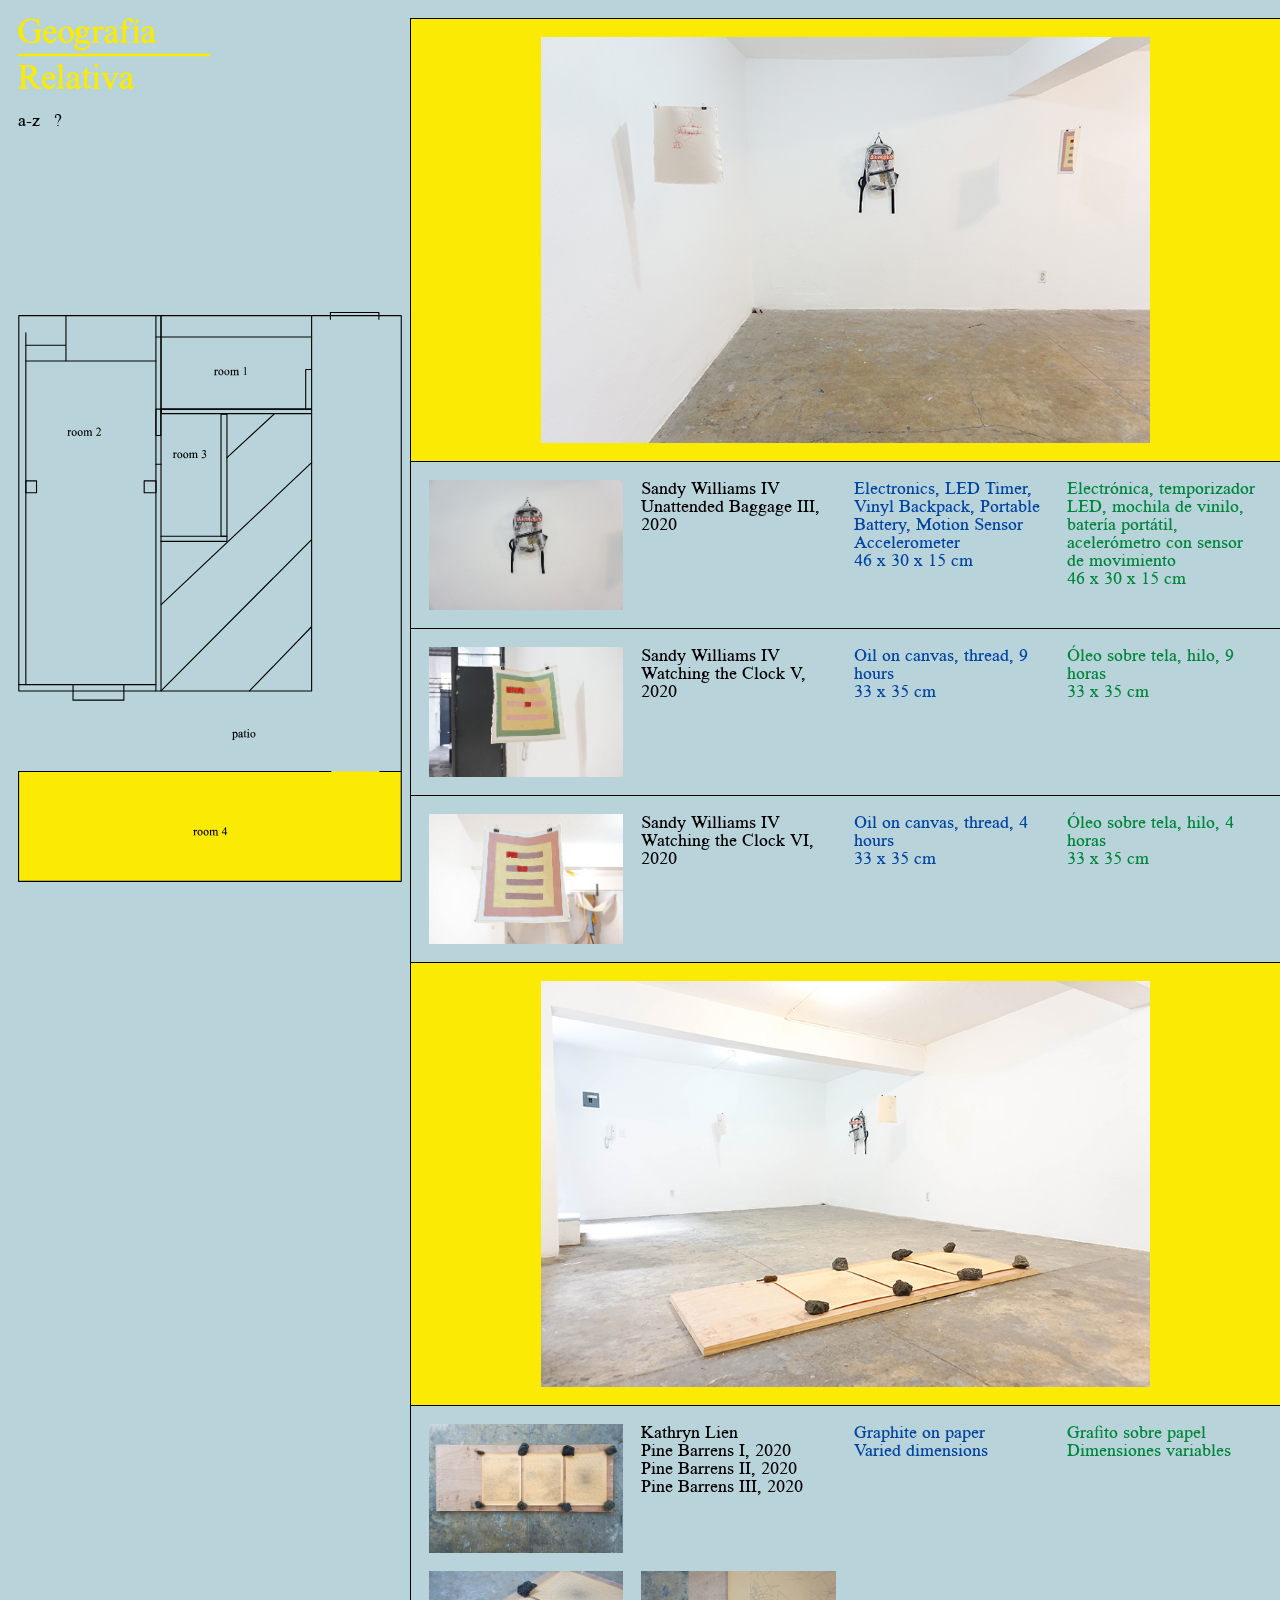
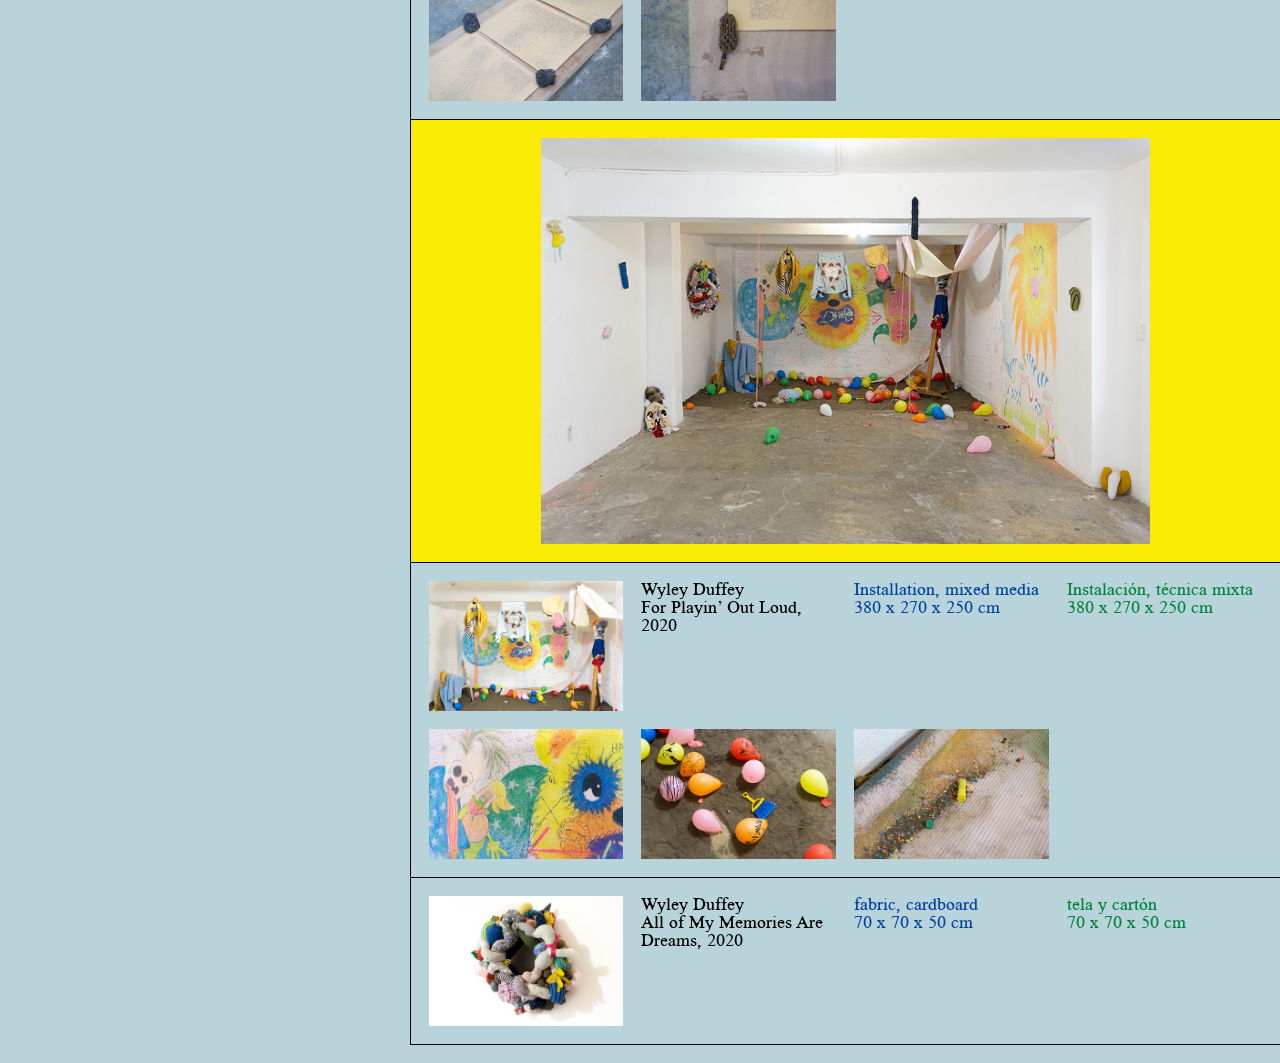
<file: room4.html>
<!DOCTYPE html>
<html>
<head>
  <title>Geografia Relativa | room 4</title>
  <meta charset="utf-8">
  <meta name="viewport" content="width=device-width, initial-scale=1">

  <link rel="apple-touch-icon" sizes="180x180" href="img/favicon/apple-touch-icon.png">
  <link rel="icon" type="image/png" sizes="32x32" href="img/favicon/favicon-32x32.png">
  <link rel="icon" type="image/png" sizes="16x16" href="img/favicon/favicon-16x16.png">
  <link rel="manifest" href="img/favicon/site.webmanifest">
  <link rel="mask-icon" href="img/favicon/safari-pinned-tab.svg" color="#5bbad5">
  <link rel="shortcut icon" href="img/favicon/favicon.ico">
  <meta name="msapplication-TileColor" content="#da532c">
  <meta name="msapplication-config" content="img/favicon/browserconfig.xml">
  <meta name="theme-color" content="#ffffff">

  <link rel="stylesheet" type="text/css" href="css/main.css">
</head>
<body class="room">
  <header>
    <a href="index.html" id="home_link">
      <svg id="main_logo" version="1.1" id="Layer_1" xmlns="http://www.w3.org/2000/svg" xmlns:xlink="http://www.w3.org/1999/xlink" x="0px" y="0px"
       viewBox="0 0 1312 491.2" style="enable-background:new 0 0 1312 491.2;" xml:space="preserve">
        <style type="text/css">
          .logo_element{fill:#FBEB00;}
        </style>
        <g>
          <path class="logo_element" d="M105.2,79h56.9c2.1,0,3.7,1.8,3.7,3.7s-1.6,3.5-3.7,3.5h-0.7c-5.5,0-9.2,1.9-11.2,5.5
            c-1.3,2.7-2.3,8.1-2.3,16.5v42.5c0,4.2-2.1,8-5.9,10c-9.1,5-12.9,5.7-21.6,7.9c-8.8,2.5-18.7,3.6-29.5,3.6c-30.9,0-54.9-10-71-30
            c-12.2-15-18.1-32.5-18.1-51.9c0-14.2,3.2-27.9,10-40.8C19.9,34,31.2,22,45.3,13.7C57.1,6.8,71.2,3.2,87,3.2
            c5.9,0,11.3,0.5,16.2,1.6c4.8,1,11.6,3.1,20.3,6.2c5.3,2,7.4,2.5,8.1,2.5c1.1,0,1.9-0.5,2.6-1.6c0.7-1,1.4-0.8,1.7-5.3
            c0.2-1.9,1.8-3.5,3.5-3.5h0.5c1.7,0,3.3,1.6,3.6,3.5l3.7,45.6c0.1,2.1-1.6,3.9-3.6,3.9c-1.8,0-3.1-1.1-3.7-2.5l-0.6-2.3
            c-2.3-6.6-3.6-8.8-6.7-13.7c-4.8-5.3-12.2-12.4-19.5-18.3c-6.9-3.3-14.8-5.1-23.8-5.1c-19.7,0-34.6,7.9-45,23.4
            c-8.5,13.1-13,29.1-13,47.4c0,14.9,3,28.7,8.8,40.8c5.6,12.2,13.1,21.1,22.4,26.9c9.1,5.7,18.7,8.6,28.4,8.6
            c5.7,0,11.2-0.8,16.5-2.3c3.3-0.7,6.4-2,9.7-3.2c2.1-3.1,3.9-7.4,5.1-12.7v-35.1c0-9.7-0.8-13.5-1.7-15.2c-1.1-2.1-2.7-3.7-4.9-4.9
            c-2.5-1.1-3.3-1.9-9.6-1.9h-1.1c-1.9,0-3.6-1.6-3.6-3.5S103.3,79,105.2,79z"/>
          <path class="logo_element" d="M212.6,103.3c-8.7,0.6-16.1,1.7-19.2,8.1c-1.1,2.4,0.4,11.3,1.4,13.8c1.7,4.5,4.2,8.6,7,12.2
            c7.5,8.6,16.2,12.9,26.3,12.9c6.6,0,12.4-1.9,17.2-5.5c4.9-3.6,7.5-6.1,10.9-15l0.6-1.4c0.8-2,3.5-2.9,5.4-1.7
            c1.2,0.7,1.8,2.3,1.6,3.7l-0.2,1.8c-1.7,10.9-6,17.5-13.8,26.3c-8,9-18.1,13.5-30.3,13.5c-13.1,0-24.4-5.1-33.8-15.4
            c-9.2-10-13.8-23.9-13.8-40.8c0-18.4,4.8-33,14.2-43.3c9.7-10.4,21.7-15.6,36.1-15.6c12.2,0,22.4,4.1,30.3,12.2
            c2.4,2.5,4.5,5.3,6.2,8.4l0.4,0.5c0,0.1,0,0.2,0.1,0.4c3.3,6.7,5,14.3,5,23.2c0,0.4,0.4,1.2,0,1.4
            C255,111.7,225.4,102.3,212.6,103.3z M226.7,71.3c-3.5-2.4-7.3-3.5-11.2-3.5c-6,0-11.5,2.3-16.1,6.9c-1.4,1.4-2.6,2.9-3.6,4.4
            c-2.3,3.3-1.4,7.9,1.6,10.4c0,0,0,0.1,0.1,0.1c2.9,2.4,6.4,3.5,10.1,3.5h21.7c0.2,0,0.5,0,0.7,0c1.7-0.4,3-0.7,4.1-1.1
            c1.7-0.7,2.6-2.3,2.4-3.9c-0.4-3.2-1-5.7-1.8-7.3C233,76.8,230.3,73.5,226.7,71.3z"/>
          <path class="logo_element" d="M382.6,112.1c0,9.7-2.4,19.7-7,29.6c-4.7,10-11.2,17.7-19.6,22.8c-8.1,5.1-17.5,7.6-27.6,7.6
            c-16.6,0-29.8-6.6-39.6-19.8c-8.2-11.1-12.3-23.5-12.3-37.4c0-9.9,2.5-20.1,7.4-29.8c5-9.9,11.7-17.3,19.8-22.1
            c8.1-4.7,17-7.2,25.9-7.2c16.6,0,30.1,6.4,40.1,19C378.3,85.6,382.6,98.1,382.6,112.1z M350.9,152.2c4.8-5.9,7.2-16.4,7.2-31.2
            c0-0.1,0-0.2,0-0.4c-0.1-17.3-5.7-34-16.2-47.8l-0.1-0.1c-1.2-1.7-2.9-3-4.7-4.1c-3.3-1.6-6.9-2.4-11-2.4c-3.8,0-7.8,1.1-11.7,3.5
            c-3.9,2.3-7.2,6.3-9.7,12.2c-2.4,6-3.7,13.7-3.7,23.3c0,15.2,3.1,28.5,9.2,39.5c6,11,13.5,16.2,23.3,16.2
            C340.6,161,346.3,158.2,350.9,152.2z"/>
          <path class="logo_element" d="M446.3,219.3c-5,1-10.1,1.4-15.9,1.4c-15,0-28.2-3.5-38.7-10.4c-6.3-4.1-9.4-8.6-9.4-13.4c0-2,0.5-4.1,1.4-6.1
            c1.4-3,4.1-7.2,8.4-12.3c0.2-0.4,1.2-1.4,5.7-6.3c1-2.4,1.9-5.4,1.7-7.4c-1.8-1.2-3-2.5-3.9-3.6c-2-2.3-3-4.8-3-7.4
            c0-3,1.2-6.4,3.6-10.3c1.4-2.5,4.3-5.6,8.1-9.2c1.3-3.2,1.4-6.3,0.5-9.1c-3.5-2.5-6.1-5.6-8.2-9.2c-3.7-5.8-5.6-12.7-5.6-19.7
            c0-10.9,4.2-20.4,12.5-28.3c8.1-7.9,18.9-11.8,31.5-11.8c9.9,0,18.6,2.4,26,6.9c0.7,0.1,1.4,0.4,2.1,0.5h21c4.5,0,5.7,0.1,6.2,0.5
            c0.8,0.2,1.6,0.7,1.9,1.6c0.6,1,1,2.4,1,4.4c0,2.4-0.4,3.8-0.8,4.9c-0.5,0.7-1.1,1.2-1.8,1.6c-0.7,0.4-1.8,0.5-6.4,0.5h-9.4
            c-0.4,0.6-0.5,1.2-0.5,2.1c2.6,5.1,3.9,11.1,3.9,17.8c0,10.4-3.9,19.3-11.8,26.6c-7.9,7.4-18.6,11-31.9,11c-4.3,0-9-0.5-13.5-1.6
            c-1.4,0.1-2.6,0.5-3.9,1c-2,2-3.6,3.8-4.4,5.4c-1.1,2-1.6,3.7-1.6,5c0,1,0.5,1.9,1.4,2.9c0.8,0.6,2.5,1.7,6.8,2.3
            c2,0.4,7.5,0.5,16.1,0.8c16.2,0.4,26.5,1,31.4,1.6c7.5,1.1,13.5,3.9,18,8.5c4.5,4.7,6.9,10.4,6.9,17.2c0,9.1-4.2,17.8-12.9,25.7
            c-7.4,7-16.4,11.9-26.7,14.8L446.3,219.3z M409.1,172.8c-1.9,2.4-3.5,4.8-4.5,6.8c-1.8,3.1-2.7,6.1-2.7,8.8c0,3.1,2.1,6,6.2,8.6
            c0.1,0,0.1,0,0.2,0.1c1.2,0.7,2.3,1.2,3.3,1.8c7.4,3.3,17.2,5,29.2,5c13.7,0,23.9-2.4,30.2-7c6.3-4.8,9.4-9.7,9.4-14.7
            c0-3.6-1.7-6-5-7.4c-3.9-1.7-11.8-2.6-23.6-3c-12.7-0.2-23.4-1-31.9-1.7C415.6,170.7,411.9,171.6,409.1,172.8z M423.9,91.9
            c0,10.1,2.1,18.4,6.6,24c3.3,4.2,7.3,6.2,12.3,6.2c4.8,0,8.5-1.8,11.7-5.4c3-3.6,4.5-9.4,4.5-17.3c0-10.4-2.3-18.5-6.7-24.4
            c-3.2-4.3-7.2-6.3-12.2-6.3c-4.7,0-8.4,1.9-11.6,5.6C425.4,78.1,423.9,84,423.9,91.9z"/>
          <path class="logo_element" d="M559.8,56.7c2.4-1,4.8-1.4,7-1.4c4.7,0,8.6,1.4,11.7,4.3c3.1,2.9,4.7,6.3,4.7,10.1c0,3.3-1.2,6.3-3.5,8.7
            c-2.3,2.4-5.1,3.6-8.2,3.6s-6.4-1.4-10.1-4.4c-4.1-3.2-6-3.7-6.7-3.7c-1,0-2.1,0.7-3.6,1.9c-0.4,0.4-0.6,0.6-1,1
            c-3.5,3.6-6,8.1-7.2,13c-0.6,2.4-1.2,5-1.7,7.8c-0.5,2.3-0.6,4.8-0.6,7.2v37.4c0,5.7,0.6,10,2,12.9c0.8,1.8,2.5,3.3,4.8,4.7
            c2.4,1.3,2.9,1.7,7.4,1.7l1.1,0.1c1.9,0,3.5,1.7,3.5,3.6s-1.7,3.6-3.7,3.6h-50.6c-1.9,0-3.5-1.6-3.5-3.6c0-1.9,1.6-3.5,3.5-3.5
            l0.5-0.1c5.3,0,6.4-0.7,8.8-2.3c1.7-1.1,2.9-2.7,3.6-5.1c0.1-0.7,0.5-3,0.5-11v-41.5c0-15.4-0.4-20.5-0.7-22.1
            c-0.5-2-1.2-3.5-2.3-4.4c-1.2-0.8-2.5-1.3-4.3-1.3c-2.1,0-1.9-0.5-4.8,0.6l-0.6,0.2c-2,0.7-4.2-0.4-4.8-2.4
            c-0.5-1.8,0.4-3.7,2.1-4.3L534,55.3c3.7,0,6.7,3,6.7,6.6v6.7c0,1.8,1.9,2.9,3.3,1.9c0.1,0,0.1,0,0.1,0c3.8-5.3,7.6-9.1,11.7-11.7
            L559.8,56.7z"/>
          <path class="logo_element" d="M691.9,149.8v3c0,0.6-0.4,1.2-0.6,1.7l-0.8,1.1c-6.1,8.1-10.9,12.1-16.7,14.8c-0.1,0.1-0.5,0.1-0.6,0.4
            L672,171c-2.3,1-4.5,1.4-7,1.4c-4.2,0-7.8-1.4-10.3-4.4c-1.4-1.8-2.4-4.1-3.1-6.9c-1.7-1-4.3-1-7.6,0.1c-6,4.8-10,7.4-12.1,8.5
            c-4.4,1.8-9.2,2.9-14.1,2.9c-8,0-14.3-2.6-19.6-8.1c-5-5.4-7.8-12.3-7.8-21.1c0-5.6,1.2-10.4,3.8-14.6c3.3-5.4,9.3-10.6,17.4-15.6
            c7.8-4.5,21-10.4,39.2-17.1v-3.1c0-10.3-1.6-17.4-4.8-21.4c-3.2-3.7-7.8-5.4-13.8-5.4c-4.7,0-8.2,1.1-11,3.5
            c-2.7,2.6-3.9,5-3.9,8.2l0.2,6.7c0,4.2-1.2,7.4-3.2,9.7c-2.3,2.3-4.9,3.3-8.4,3.3c-3.3,0-6.1-1.2-8.2-3.6c-2-2.4-3.1-5.6-3.1-9.4
            c0-7.2,3.8-13.8,11-19.6c7.2-6,17.2-8.8,30.1-8.8c9.8,0,18,1.6,24.2,4.9c4.9,2.5,8.6,6.7,11,12.2c1.4,3.6,2.3,10.6,2.3,21.3v36.9
            c0,10.3,0.1,16.5,0.6,18.7c0.4,2.6,1.1,3.6,1.4,3.8c0.6,0.5,1.3,0.8,2.3,0.8s1.7-0.2,2.6-0.7c1.4-0.8,2.4-1.4,7.2-6.2
            C688.9,146.1,691.9,147.3,691.9,149.8z M618.1,150.9c3.1,3.5,6.6,5.1,10.5,5.1c3.6,0,7.5-1.6,12.4-4.3c4.4-4.9,8-11.3,9.9-17.8
            v-19.1c-1.1-3.3-3-5.6-4.8-6.6c-7.9,3.5-13.6,5.8-16.2,7.4c-5.9,3.3-10.4,6.8-12.8,10.4c-2.5,3.5-3.9,7.4-3.9,11.6
            C613.2,142.9,614.9,147.3,618.1,150.9z"/>
          <path class="logo_element" d="M790.4,21.1c0,2.7-1.2,5.3-3.5,7.6c-2.3,2.3-4.8,3.5-7.5,3.5c-2,0-4.2-0.7-6.4-2.1c-2.1-1.4-4.7-4.3-7.6-8.7
            c-2.7-4.1-5.4-6.8-7.5-8.1c-2.1-1.3-4.7-2-7.4-2c-3.2,0-6,0.8-8.2,2.6c-2.1,1.7-3.8,4.4-4.8,8.1c-1.1,3.8-1.7,14.1-1.7,30.6V58
            c0.5,0.4,1.1,0.6,1.8,0.8h20.2c3.1,0,5.6,2.5,5.6,5.6s-2.5,5.6-5.6,5.6h-9.6c-3.1,0-5.8,1.6-7.4,4.2c-1.6,2.5-3,6-4.1,9.9
            c-0.6,2.4-1,4.9-1,7.4V139c0,11.9,1.7,16.4,3,18c2.6,3.1,6.1,4.5,10.5,4.5h7.5c1.9,0,3.6,1.6,3.6,3.6c0,1.9-1.7,3.5-3.6,3.5h-59.6
            c-2,0-3.6-1.6-3.6-3.5c0-2,1.6-3.6,3.6-3.6h2.6c2.9,0,5.5-0.7,7.8-2.1c2.4-1.3,3.9-3.2,4.8-5.5c1-2.5,1.3-7.5,1.3-14.9v-50
            c0-2-0.1-4.2-0.6-6.2c-0.6-2.7-1.3-5.1-2.1-7.2c-1.3-3.3-4.5-5.5-8.1-5.5h-4.3c-3.1,0-5.6-2.5-5.6-5.6s2.5-5.6,5.6-5.6h14.6
            c0.2-0.1,0.5-0.2,0.6-0.4v-5.3c0-10.9,1.8-20.2,5.4-27.7c3.5-7.5,9-13.8,16.1-18.5c7.3-4.7,15.5-7,24.6-7c8.4,0,16.2,2.7,23.4,8.2
            C787.9,12.1,790.4,16.4,790.4,21.1z"/>
          <path class="logo_element" d="M826.8,20.6L799.1,53c-0.4,0.5-1,0.8-1.7,0.8l0,0c-1.5,0-2.6-1.5-2.1-2.9L806,15.6c0.5-1.7,2.1-2.9,3.9-2.9
            h13.2C827.2,12.6,829.5,17.5,826.8,20.6z"/>
          <path class="logo_element" d="M943.7,149.8v3c0,0.6-0.4,1.2-0.6,1.7l-0.8,1.1c-6.1,8.1-10.9,12.1-16.7,14.8c-0.1,0.1-0.5,0.1-0.6,0.4
            l-1.1,0.2c-2.3,1-4.5,1.4-7,1.4c-4.2,0-7.8-1.4-10.3-4.4c-1.4-1.8-2.4-4.1-3.1-6.9c-1.7-1-4.3-1-7.6,0.1c-6,4.8-10,7.4-12.1,8.5
            c-4.4,1.8-9.2,2.9-14.1,2.9c-8,0-14.3-2.6-19.6-8.1c-5-5.4-7.8-12.3-7.8-21.1c0-5.6,1.2-10.4,3.8-14.6c3.3-5.4,9.3-10.6,17.4-15.6
            c7.8-4.5,21-10.4,39.2-17.1v-3.1c0-10.3-1.6-17.4-4.8-21.4c-3.2-3.7-7.8-5.4-13.8-5.4c-4.7,0-8.2,1.1-11,3.5
            c-2.7,2.6-3.9,5-3.9,8.2l0.2,6.7c0,4.2-1.2,7.4-3.2,9.7c-2.3,2.3-4.9,3.3-8.4,3.3c-3.3,0-6.1-1.2-8.2-3.6c-2-2.4-3.1-5.6-3.1-9.4
            c0-7.2,3.8-13.8,11-19.6c7.2-6,17.2-8.8,30.1-8.8c9.8,0,18,1.6,24.2,4.9c4.9,2.5,8.6,6.7,11,12.2c1.4,3.6,2.3,10.6,2.3,21.3v36.9
            c0,10.3,0.1,16.5,0.6,18.7c0.4,2.6,1.1,3.6,1.4,3.8c0.6,0.5,1.3,0.8,2.3,0.8s1.7-0.2,2.6-0.7c1.4-0.8,2.4-1.4,7.2-6.2
            C940.7,146.1,943.7,147.3,943.7,149.8z M869.9,150.9c3.1,3.5,6.6,5.1,10.5,5.1c3.6,0,7.5-1.6,12.4-4.3c4.4-4.9,8-11.3,9.9-17.8
            v-19.1c-1.1-3.3-3-5.6-4.8-6.6c-7.9,3.5-13.6,5.8-16.2,7.4c-5.8,3.3-10.4,6.8-12.8,10.4c-2.5,3.5-3.9,7.4-3.9,11.6
            C865.1,142.9,866.7,147.3,869.9,150.9z"/>
          <path class="logo_element" d="M157.8,474.6c1.9,0.2,3.3,1.9,3.3,3.6c0,2-1.8,3.8-3.8,3.8H122c-3.5,0-6.7-1.8-8.7-4.4l-42-58
            c-5-5.7-9.3-9.8-12.2-11.8c-2,0.1-3.9,0.1-5.5,0.1c-1,0-2.1,0-3.3,0c-0.7,0-1.3-0.1-1.9-0.1c0,0.2-0.2,0.5-0.2,0.7v43.9
            c0,12.1,1.7,16.4,2.9,17.7c2.7,3.2,6.8,4.8,12.4,4.8h3.9c2,0,3.7,1.7,3.7,3.5c0,2.1-1.7,3.7-3.7,3.7H3.7c-2.1,0-3.7-1.6-3.7-3.7
            c0-1.8,1.6-3.5,3.7-3.5h3.7c6.2,0,10.6-1.9,13.3-6c1.1-1.4,2.1-5.6,2.1-16.5V349.7c0-12.1-1.6-16.4-2.9-17.8
            c-2.6-3.1-6.9-4.7-12.5-4.7H3.7c-2.1,0-3.7-1.7-3.7-3.6c0-2,1.6-3.6,3.7-3.6h55.8c17,0,29.6,1.2,37.6,3.8
            c8.2,2.5,15.4,7.3,21.1,13.8c5.9,7,8.7,15.3,8.7,24.6c0,10.1-3.3,19-9.8,26.5c-3.7,4.1-8.6,7.5-14.4,10.4
            c-4.8,4.4-6.3,11.3-4.2,18.4l22,30.3c7.3,10.3,13.6,17.2,18.7,20.5c5.3,3.3,8.5,4.9,16.8,5.8L157.8,474.6z M50.5,397.3h0.2
            c1,0.2,1.9,0.2,2.5,0.2c14.7,0,26-3.2,33.4-9.6c7.3-6.3,11.1-14.4,11.1-24.1c0-9.4-3-17.2-9-23.3c-6-5.8-13.8-8.8-23.8-8.8
            c-6.3,0-11.8,3.9-14.2,9.7c0,0.1,0,0.1-0.1,0.4c-1.8,4.5-2.6,9.3-2.6,14.2v38.4c0,0.4,0,0.7,0.2,1
            C48.5,396.6,49.4,397.3,50.5,397.3z"/>
          <path class="logo_element" d="M204.1,416.7c-8.7,0.6-16.1,1.7-19.2,8.1c-1.1,2.4,0.4,11.3,1.4,13.8c1.7,4.5,4.2,8.6,7,12.2
            c7.5,8.6,16.2,12.9,26.3,12.9c6.6,0,12.4-1.9,17.2-5.5c4.9-3.6,7.5-6.1,10.9-15l0.6-1.4c0.8-2,3.5-2.9,5.4-1.7
            c1.2,0.7,1.8,2.3,1.6,3.7l-0.2,1.8c-1.7,10.9-6,17.5-13.8,26.3c-8,9-18.1,13.5-30.3,13.5c-13.1,0-24.4-5.1-33.8-15.4
            c-9.2-10-13.8-23.9-13.8-40.8c0-18.4,4.8-33,14.2-43.3c9.7-10.4,21.7-15.6,36.1-15.6c12.2,0,22.4,4.1,30.3,12.2
            c2.4,2.5,4.5,5.3,6.2,8.4l0.4,0.5c0,0.1,0,0.2,0.1,0.4c3.3,6.7,5,14.3,5,23.2c0,0.4,0.4,1.2,0,1.4
            C246.5,425.1,216.9,415.7,204.1,416.7z M218.2,384.7c-3.5-2.4-7.3-3.5-11.2-3.5c-6,0-11.5,2.3-16.1,6.9c-1.4,1.4-2.6,2.9-3.6,4.4
            c-2.3,3.3-1.4,7.9,1.6,10.4c0,0,0,0.1,0.1,0.1c2.9,2.4,6.4,3.5,10.1,3.5h21.7c0.2,0,0.5,0,0.7,0c1.7-0.4,3-0.7,4.1-1.1
            c1.7-0.7,2.6-2.3,2.4-3.9c-0.4-3.2-1-5.7-1.8-7.3C224.5,390.2,221.8,386.9,218.2,384.7z"/>
          <path class="logo_element" d="M316.7,474.9c1.9,0,3.5,1.7,3.5,3.6s-1.6,3.5-3.5,3.5h-48.1c-1.9,0-3.5-1.6-3.5-3.5c0-2,1.6-3.6,3.5-3.6h0.8
            c5.7,0,5.4-0.7,6.4-1.3c1.4-0.8,2.6-2.3,3.6-4.3c1-2.1,1.3-6.4,1.3-12.9v-96.8c0-11.9-0.2-19.3-0.7-22c-0.5-2.4-1.2-4.1-2.1-4.9
            c-1-0.7-2.1-1.2-3.7-1.2c-1.8,0-1.7-0.4-4.7,0.8l-0.6,0.2c-1.8,0.7-3.8-0.1-4.7-1.8c-1-1.9,0-4.3,1.9-5l29.8-12.3
            c3.8,0,6.9,3.1,6.9,6.9v136c0,8.1,0.7,11.3,1.3,12.8c0.8,1.9,2.1,3.3,3.9,4.3c1.2,0.7,0.4,1.4,6.9,1.4H316.7z"/>
          <path class="logo_element" d="M432.4,463.2v3c0,0.6-0.4,1.2-0.6,1.7l-0.8,1.1c-6.1,8.1-10.9,12.1-16.7,14.8c-0.1,0.1-0.5,0.1-0.6,0.4
            l-1.1,0.2c-2.3,1-4.5,1.4-7,1.4c-4.2,0-7.8-1.4-10.3-4.4c-1.4-1.8-2.4-4.1-3.1-6.9c-1.7-1-4.3-1-7.6,0.1c-6,4.8-10,7.4-12.1,8.5
            c-4.4,1.8-9.2,2.9-14.1,2.9c-8,0-14.3-2.6-19.6-8.1c-5-5.4-7.8-12.3-7.8-21.1c0-5.6,1.2-10.4,3.8-14.6c3.3-5.4,9.3-10.6,17.4-15.6
            c7.8-4.5,21-10.4,39.2-17.1v-3.1c0-10.3-1.6-17.4-4.8-21.4c-3.2-3.7-7.8-5.4-13.8-5.4c-4.7,0-8.2,1.1-11,3.5
            c-2.7,2.6-3.9,5-3.9,8.2l0.2,6.7c0,4.2-1.2,7.4-3.2,9.7c-2.3,2.3-4.9,3.3-8.4,3.3c-3.3,0-6.1-1.2-8.2-3.6c-2-2.4-3.1-5.6-3.1-9.4
            c0-7.2,3.8-13.8,11-19.6c7.2-6,17.2-8.8,30.1-8.8c9.8,0,18,1.6,24.2,4.9c4.9,2.5,8.6,6.7,11,12.2c1.4,3.6,2.3,10.6,2.3,21.3v36.9
            c0,10.3,0.1,16.5,0.6,18.7c0.4,2.6,1.1,3.6,1.4,3.8c0.6,0.5,1.3,0.8,2.3,0.8s1.7-0.2,2.6-0.7c1.4-0.8,2.4-1.4,7.2-6.2
            C429.4,459.5,432.4,460.7,432.4,463.2z M358.6,464.3c3.1,3.5,6.6,5.1,10.5,5.1c3.6,0,7.5-1.6,12.4-4.3c4.4-4.9,8-11.3,9.9-17.8
            v-19.1c-1.1-3.3-3-5.6-4.8-6.6c-7.9,3.5-13.6,5.8-16.2,7.4c-5.8,3.3-10.4,6.8-12.8,10.4c-2.5,3.5-3.9,7.4-3.9,11.6
            C353.7,456.3,355.4,460.7,358.6,464.3z"/>
          <path class="logo_element" d="M451.6,380c-0.1-0.5-0.6-0.6-1.1-0.6c0,0-12.4-0.1-14.4-0.1c-0.2,0-0.6,0-1,0c-1.7-0.1-2.9-1.4-2.7-3.1V375
            c0-1.6,1.2-2.9,2.9-2.9c2.7-0.7,3.3-0.7,6.2-1.7c3.2-0.8,6.1-2.6,8.4-5.1c3.3-3.6,9.2-10.7,13.3-20.9c1.1-2.5,2.5-7.8,3.3-10.1
            c0.4-1.3,1.4-1.9,2.5-2c1.7,0,2.9,1.2,3,2.6c0,2.7,0.2,6.2,0.2,6.8v17.9c0,0.2,0,0.5,0.1,0.6c1.9,4.9,6.6,7.9,11.7,7.9h8.1
            c3,0,5.6,2.5,5.6,5.7c0,3-2.6,5.6-5.6,5.6h-11.6c-0.5,0-4.8,0.1-5,0.4c-2.7,2.5-2,7.8-2.9,14.3c-0.4,2.6-0.5,5.4-0.5,7.9v46.8
            c0,6.6,0.8,11.1,2.7,13.4c1.8,2.1,3.9,3.1,6.7,3.1c2.3,0,4.7-0.7,6.8-2.1c1.7-1.1,3-2.5,4.2-4.4c0.7-1.3,2.1-2,3.7-1.8
            c2.4,0.4,3.9,2.7,3,5l-0.5,1.3c-4.3,7.9-4.9,8.5-10,12.5c-5.5,4.1-11,6.2-16.7,6.2c-3.9,0-7.8-1.1-11.5-3.2
            c-3.7-2.1-6.6-5.4-8.4-9.4c-1.7-3.9-2.6-9.9-2.6-18c0,0,1.6-31.3,1.9-41.5C451.7,402.2,453.5,387.2,451.6,380z"/>
          <path class="logo_element" d="M562.4,474.9v7h-55.2v-7h1.3c6.2,0,8.8-0.7,9.9-1.3c1.6-1,2.9-2.4,3.7-4.4c1-2.1,1.6-6.6,1.6-13v-41.5
            c0-11.6-0.4-19.1-1.1-22.4c-0.5-2.1-1.2-3.6-2.1-4.4c-0.8-0.7-2.1-1.2-3.9-1.2c-1.9,0-1.4-0.4-4.4,0.7l-1,0.4
            c-1.9,0.6-3.9-0.4-4.7-2.3c-0.8-1.9,0.1-4.1,2-4.8l30.6-12.4c3.8,0,6.9,3,6.9,6.8v81.2c0,8.1,0.7,11.5,1.3,12.9
            c0.8,2,2.1,3.5,3.8,4.4c1.1,0.6,3.8,1.4,9.8,1.4H562.4z M525.4,334.5c-2.6-2.6-3.9-5.7-3.9-9.4c0-3.7,1.3-6.8,3.8-9.4
            c2.6-2.6,5.8-3.9,9.6-3.9c3.7,0,6.8,1.3,9.4,3.9c2.6,2.6,3.9,5.7,3.9,9.4c0,3.7-1.3,6.8-3.9,9.4c-2.5,2.6-5.7,3.9-9.4,3.9
            C531.1,338.5,528,337.1,525.4,334.5z"/>
          <path class="logo_element" d="M568.1,381.7c-1.8-0.5-3.1-2.1-3.1-3.9c0-2.3,1.8-4.1,4.1-4.1h47.4c2.1,0,3.8,1.7,3.8,3.8
            c0,1.9-1.7,3.7-3.8,3.7h-1.1c-2.7,0-4.8,0.5-6.2,1.8c-1.3,1.3-2,3-2,5.3c0,2.6,0.8,5.7,2.5,9.4l15.9,37.6c0.8,2.1,2.4,3.9,4.5,5.1
            c3.3,1.4,6.6,1,9.7-1.4c1.2-1.1,2.1-2.5,2.7-3.9l16.2-39.6c1.8-4.4,2.6-7.6,2.6-9.8c0-0.8-0.2-1.3-0.5-1.8v-0.1h-0.2
            c-0.6-1.1-1.4-1.7-2.6-2c-0.7-0.4,0-0.6-5-0.6h-0.7c-1.9,0-3.6-1.7-3.6-3.6c0-2.1,1.7-3.8,3.6-3.8h32.6c1.7,0,3,1.3,3,3v1.4
            c0,1.7-1.3,3-3,2.7c-4.9,0.5-5.4,1.7-6.2,2.5c-2.6,2.3-5,6.2-7.4,11.6l-38.4,93c-0.7,2-2.5,3.2-4.7,3.2s-3.9-1.2-4.8-3.2
            l-38.8-91.6c-1.8-4.1-3.3-7.2-4.9-9c-1.3-1.7-3.1-3-5.3-4.1c-0.2-0.2-0.6-0.4-1-0.5L568.1,381.7z"/>
          <path class="logo_element" d="M795,463.2v3c0,0.6-0.4,1.2-0.6,1.7l-0.8,1.1c-6.1,8.1-10.9,12.1-16.7,14.8c-0.1,0.1-0.5,0.1-0.6,0.4l-1.1,0.2
            c-2.3,1-4.5,1.4-7,1.4c-4.2,0-7.8-1.4-10.3-4.4c-1.4-1.8-2.4-4.1-3.1-6.9c-1.7-1-4.3-1-7.6,0.1c-6,4.8-10,7.4-12.1,8.5
            c-4.4,1.8-9.2,2.9-14.1,2.9c-8,0-14.3-2.6-19.6-8.1c-5-5.4-7.8-12.3-7.8-21.1c0-5.6,1.2-10.4,3.8-14.6c3.3-5.4,9.3-10.6,17.4-15.6
            c7.8-4.5,21-10.4,39.2-17.1v-3.1c0-10.3-1.6-17.4-4.8-21.4c-3.2-3.7-7.8-5.4-13.8-5.4c-4.7,0-8.2,1.1-11,3.5
            c-2.7,2.6-3.9,5-3.9,8.2l0.2,6.7c0,4.2-1.2,7.4-3.2,9.7c-2.3,2.3-4.9,3.3-8.4,3.3c-3.3,0-6.1-1.2-8.2-3.6c-2-2.4-3.1-5.6-3.1-9.4
            c0-7.2,3.8-13.8,11-19.6c7.2-6,17.2-8.8,30.1-8.8c9.8,0,18,1.6,24.2,4.9c4.9,2.5,8.6,6.7,11,12.2c1.4,3.6,2.3,10.6,2.3,21.3v36.9
            c0,10.3,0.1,16.5,0.6,18.7c0.4,2.6,1.1,3.6,1.4,3.8c0.6,0.5,1.3,0.8,2.3,0.8s1.7-0.2,2.6-0.7c1.4-0.8,2.4-1.4,7.2-6.2
            C792,459.5,795,460.7,795,463.2z M721.2,464.3c3.1,3.5,6.6,5.1,10.5,5.1c3.6,0,7.5-1.6,12.4-4.3c4.4-4.9,8-11.3,9.9-17.8v-19.1
            c-1.1-3.3-3-5.6-4.8-6.6c-7.9,3.5-13.6,5.8-16.2,7.4c-5.9,3.3-10.4,6.8-12.8,10.4c-2.5,3.5-3.9,7.4-3.9,11.6
            C716.3,456.3,718,460.7,721.2,464.3z"/>
          <path class="logo_element" d="M834.6,163.4v4.2c0,0.8-0.6,1.4-1.4,1.4h-52.3c-0.8,0-1.4-0.6-1.4-1.4V162h1.3c6.2,0,8.8-0.7,9.9-1.3
            c1.6-1,2.9-2.4,3.7-4.4c1-2.1,1.6-6.6,1.6-13v-41.5c0-11.6-0.4-19.1-1.1-22.4c-0.5-2.1-1.2-3.6-2.1-4.4c-0.8-0.7-2.1-1.2-3.9-1.2
            c-1.9,0-1.4-0.4-4.4,0.7l-1,0.4c-1.9,0.6-3.9-0.4-4.7-2.3c-0.8-1.9,0.1-4.1,2-4.8L811,55.3c0.2-0.1,0.4-0.1,0.6-0.1
            c3.7,0.2,6.6,3.1,6.6,6.8v81.2c0,8.1,0.7,11.5,1.3,12.9c0.8,2,2.1,3.5,3.8,4.4c1.1,0.6,3.8,1.4,9.8,1.4l0,0
            C834,162,834.6,162.6,834.6,163.4z"/>
          <rect y="243.5" class="logo_element" width="1312" height="17"/>
        </g>
      </svg>
    </a>  
    <nav>
      <a class="nav_link" href="artists.html">a-z</a>
      <a class="nav_link" href="about.html">?</a>
    </nav>

    <div id="map_container">
        <svg version="1.1" id="Layer_1" xmlns="http://www.w3.org/2000/svg" xmlns:xlink="http://www.w3.org/1999/xlink" x="0px" y="0px"
       viewBox="0 0 1048 1555.4" style="enable-background:new 0 0 1048 1555.4;" xml:space="preserve">
        <style type="text/css">
          .st0{fill:none;}
          .st3{fill:#b9d3db;}
          .st1{fill:#000000;}
          .st2{fill:none;stroke:#000000;stroke-width:3;stroke-linecap:round;stroke-linejoin:round;}
        </style>
        <a href="room1.html" id="room_1">
          <polygon class="st3" points="376.4,68.2 376.4,9.9 21.9,9.9 21.9,265.1 360.6,265.1 360.6,265.2 801.4,265.2 801.4,68.2  "/>
          <g>
            <path class="st1" d="M542.7,157.3c0.3-0.1,0.6-0.2,0.9-0.2c0.6,0,1.1,0.2,1.6,0.6c0.4,0.3,0.6,0.8,0.6,1.4c0,0.4-0.2,0.9-0.5,1.2
              s-0.7,0.5-1.1,0.5c-0.5,0-1-0.2-1.4-0.6c-0.5-0.4-0.8-0.5-0.9-0.5c-0.2,0-0.3,0.1-0.5,0.3l-0.1,0.1c-0.5,0.5-0.8,1.1-1,1.8
              c-0.1,0.3-0.2,0.7-0.2,1c-0.1,0.3-0.1,0.7-0.1,1v5c0,0.6,0.1,1.2,0.3,1.7c0.3,0.6,1,0.9,1.6,0.9h0.1c0.3,0,0.5,0.2,0.5,0.5
              s-0.2,0.5-0.5,0.5h-6.8c-0.3,0-0.5-0.2-0.5-0.5s0.2-0.5,0.5-0.5h0.1c0.4,0.1,0.8-0.1,1.2-0.3c0.2-0.2,0.4-0.4,0.5-0.7
              c0.1-0.5,0.1-1,0.1-1.5v-5.6c0-1,0-2-0.1-2.9c0-0.2-0.1-0.4-0.3-0.6c-0.2-0.1-0.4-0.2-0.6-0.2c-0.2,0-0.4,0-0.6,0.1h-0.1
              c-0.3,0.1-0.5,0-0.6-0.3l0,0c-0.1-0.2,0.1-0.5,0.3-0.6l4.1-1.7c0.5,0,0.9,0.4,0.9,0.9v0.9c0,0.2,0.1,0.3,0.3,0.3
              c0.1,0,0.1,0,0.2,0l0,0c0.4-0.6,0.9-1.1,1.6-1.6L542.7,157.3z"/>
            <path class="st1" d="M560.8,164.7c0,1.4-0.3,2.8-0.9,4c-0.6,1.2-1.5,2.3-2.6,3s-2.4,1-3.7,1c-2.1,0.1-4.1-0.9-5.3-2.6
              c-1.1-1.4-1.7-3.2-1.7-5c0-1.4,0.4-2.8,1-4s1.5-2.2,2.7-2.9c1-0.6,2.2-1,3.5-1c2.1-0.1,4.1,0.9,5.4,2.5
              C560.3,161.1,560.9,162.9,560.8,164.7z M556.6,170.1c0.6-0.8,1-2.2,1-4.2v-0.1c0-2.3-0.8-4.6-2.2-6.4l0,0
              c-0.2-0.2-0.4-0.4-0.6-0.6c-0.5-0.2-1-0.3-1.5-0.3c-0.6,0-1.1,0.2-1.6,0.5c-0.6,0.4-1.1,1-1.3,1.6c-0.4,1-0.5,2.1-0.5,3.1
              c0,1.8,0.4,3.7,1.2,5.3c0.5,1.3,1.7,2.1,3.1,2.2C555.2,171.3,556.1,170.9,556.6,170.1z"/>
            <path class="st1" d="M577.2,164.7c0,1.4-0.3,2.8-0.9,4c-1.1,2.5-3.6,4.1-6.3,4.1c-2.1,0.1-4.1-0.9-5.3-2.6c-1.1-1.4-1.7-3.2-1.6-5
              c0-1.4,0.4-2.8,1-4c1.1-2.4,3.5-3.9,6.1-3.9c2.1-0.1,4.1,0.9,5.4,2.5C576.6,161.2,577.2,162.9,577.2,164.7z M572.9,170.1
              c0.6-0.8,1-2.2,1-4.2v-0.1c0-2.3-0.8-4.6-2.2-6.4l0,0c-0.2-0.2-0.4-0.4-0.6-0.6c-0.5-0.2-1-0.3-1.5-0.3c-0.6,0-1.1,0.2-1.6,0.5
              c-0.6,0.4-1.1,1-1.3,1.6c-0.4,1-0.5,2.1-0.5,3.1c0,1.8,0.4,3.7,1.2,5.3c0.5,1.3,1.7,2.1,3.1,2.2
              C571.6,171.3,572.4,170.9,572.9,170.1z"/>
            <path class="st1" d="M603,171.4c0.3,0,0.5,0.2,0.5,0.5s-0.2,0.5-0.5,0.5h-6.5c-0.2,0-0.4-0.2-0.4-0.5l0,0c0-0.2,0.2-0.5,0.4-0.5
              l0,0h0.2c0.4,0,0.8-0.1,1.2-0.3c0.2-0.2,0.4-0.4,0.4-0.7c0-0.5,0-1,0-1.4v-6.1c0.1-0.8-0.1-1.6-0.4-2.4c-0.4-0.6-1.1-0.9-1.8-0.9
              c-0.5,0-1.1,0.1-1.6,0.4c-0.7,0.4-1.3,0.9-1.9,1.4v0.1v0.6v6.8c0,0.6,0,1.2,0.1,1.7c0.1,0.2,0.3,0.4,0.5,0.5
              c0.4,0.2,0.7,0.3,1.1,0.2l0,0c0.3,0,0.5,0.2,0.5,0.5s-0.2,0.5-0.5,0.5H588c-0.3,0-0.5-0.2-0.5-0.5s0.2-0.5,0.5-0.5l0,0h0.1
              c0.9,0,0.9-0.1,1.1-0.2c0.3-0.2,0.5-0.4,0.5-0.7c0.1-0.5,0.1-1,0.1-1.5v-6.1c0.1-0.8-0.1-1.7-0.5-2.4c-0.4-0.6-1-0.9-1.7-0.9
              c-0.6,0-1.1,0.2-1.6,0.4l0,0c-0.8,0.4-1.3,1.1-1.6,2c-0.1,0.4-0.2,0.8-0.3,1.3v5.8c0,0.6,0,1.2,0.2,1.7c0.1,0.2,0.3,0.4,0.5,0.5
              s0.1,0.2,1,0.2h0.2c0.2,0,0.5,0.2,0.5,0.4l0,0c0,0.3-0.2,0.5-0.5,0.5h-6.5c-0.3,0-0.5-0.2-0.5-0.5s0.2-0.5,0.5-0.5h0.1
              c0.8,0,0.8-0.1,0.9-0.2c0.2-0.1,0.4-0.3,0.5-0.6c0.2-0.5,0.2-1.1,0.2-1.7v-5.4c0-1,0-2-0.1-3c0-0.2-0.1-0.4-0.3-0.6
              c-0.2-0.1-0.3-0.2-0.5-0.1c-0.2,0-0.4,0-0.6,0.1h-0.1c-0.3,0.1-0.5,0-0.6-0.3l0,0c-0.1-0.3,0-0.5,0.3-0.6l4-1.6
              c0.5,0,0.9,0.4,0.9,0.9v1.6c0,0.1,0.1,0.1,0.2,0.1c0.8-0.8,1.2-1.2,1.4-1.3c0.5-0.4,1-0.7,1.5-0.9s1.1-0.3,1.7-0.4
              c0.9,0,1.7,0.3,2.4,0.8c0.4,0.3,0.7,0.7,0.9,1.2c0.4,0.2,0.8,0.1,1.2-0.1c0.5-0.5,1.1-1,1.7-1.3c0.7-0.4,1.5-0.6,2.3-0.6
              c0.7,0,1.5,0.2,2.1,0.6c0.7,0.5,1.2,1.2,1.5,2c0.3,0.9,0.4,1.9,0.4,2.9v6.1c0,0.6,0,1.2,0.2,1.8c0.1,0.2,0.3,0.4,0.5,0.5
              C602.4,171.4,602.7,171.4,603,171.4L603,171.4z"/>
            <path class="st1" d="M623.8,171.5h0.3c0.2,0,0.4,0.1,0.4,0.3s-0.1,0.4-0.3,0.4h-0.1h-7.4c-0.2,0-0.4-0.2-0.4-0.4s0.2-0.4,0.3-0.4
              l0,0h0.3c1,0,1.1-0.1,1.4-0.2c0.2-0.1,0.4-0.3,0.6-0.6c0.1-0.7,0.2-1.5,0.2-2.3v-11.5c0-1,0-2-0.2-3c0-0.3-0.2-0.5-0.4-0.7
              c-0.2-0.1-0.4-0.2-0.7-0.2c-0.4,0-0.8,0.1-1.2,0.3l-0.2,0.1c-0.2,0.1-0.4,0-0.5-0.2s0-0.4,0.1-0.5l0,0l5-2.4
              c0.3,0,0.6,0.3,0.6,0.6v17.5c0,0.7,0,1.5,0.1,2.2c0.1,0.3,0.3,0.5,0.6,0.6C622.8,171.4,622.8,171.5,623.8,171.5z"/>
          </g>
        </a>
        <a href="room2.html" id="room_2">
          <rect x="21.9" y="265.1" class="st3" width="354.5" height="751.8"/>
          <g>
            <path class="st1" d="M142.3,322.8c0.3-0.1,0.6-0.2,0.9-0.2c0.6,0,1.1,0.2,1.6,0.6c0.4,0.3,0.6,0.8,0.6,1.4c0,0.4-0.2,0.8-0.5,1.2
              c-0.3,0.3-0.7,0.5-1.1,0.5c-0.5,0-1-0.2-1.4-0.6c-0.5-0.4-0.8-0.5-0.9-0.5c-0.2,0-0.4,0.1-0.5,0.2l-0.1,0.1
              c-0.5,0.5-0.8,1.1-1,1.7c-0.1,0.3-0.2,0.7-0.2,1c-0.1,0.3-0.1,0.7-0.1,1v5c0,0.6,0.1,1.2,0.3,1.7c0.1,0.3,0.4,0.5,0.6,0.6
              c0.3,0.2,0.7,0.3,1,0.2h0.1c0.3,0,0.5,0.2,0.5,0.5s-0.2,0.5-0.5,0.5l0,0H135c-0.3,0-0.5-0.2-0.5-0.5l0,0c0-0.2,0.2-0.5,0.4-0.5
              l0,0h0.1c0.4,0.1,0.8-0.1,1.2-0.3c0.2-0.2,0.4-0.4,0.5-0.7c0.1-0.5,0.1-1,0.1-1.5v-5.6c0-1,0-2-0.1-3c0-0.2-0.1-0.4-0.3-0.6
              c-0.2-0.1-0.4-0.2-0.6-0.2c-0.2,0-0.4,0-0.6,0.1h-0.1c-0.3,0.1-0.5,0-0.6-0.3l0,0c-0.1-0.2,0-0.5,0.3-0.6l4.1-1.7
              c0.5,0,0.9,0.4,0.9,0.9v0.9c0,0.2,0.1,0.3,0.3,0.3c0.1,0,0.1,0,0.2,0l0,0c0.4-0.6,1-1.1,1.6-1.6H142.3z"/>
            <path class="st1" d="M160.5,330.2c0,1.4-0.4,2.8-1,4c-1.1,2.5-3.6,4.1-6.3,4.1c-2.1,0.1-4.1-0.9-5.3-2.6c-1.1-1.4-1.7-3.2-1.6-5
              c0-1.4,0.4-2.8,1-4c1.1-2.4,3.5-3.9,6.1-3.9c2.1-0.1,4.1,0.9,5.4,2.5C159.8,326.6,160.5,328.4,160.5,330.2z M156.2,335.5
              c0.6-0.8,1-2.2,1-4.2l0,0c0-2.3-0.8-4.6-2.2-6.4l0,0c-0.2-0.2-0.4-0.4-0.6-0.5c-0.5-0.2-1-0.3-1.5-0.3c-0.6,0-1.1,0.2-1.6,0.5
              c-0.6,0.4-1.1,1-1.3,1.6c-0.4,1-0.5,2.1-0.5,3.1c0,1.8,0.4,3.7,1.2,5.3c0.5,1.3,1.7,2.1,3.1,2.2
              C154.8,336.7,155.7,336.3,156.2,335.5L156.2,335.5z"/>
            <path class="st1" d="M176.8,330.2c0,1.4-0.3,2.8-0.9,4c-1.1,2.5-3.6,4.1-6.3,4.1c-2.1,0.1-4.1-0.9-5.3-2.6c-1.1-1.4-1.7-3.2-1.6-5
              c0-1.4,0.4-2.8,1-4c1.1-2.4,3.5-3.9,6.1-3.9c2.1-0.1,4.1,0.9,5.4,2.5C176.2,326.6,176.8,328.4,176.8,330.2z M172.6,335.5
              c0.6-0.8,1-2.2,1-4.2l0,0c0-2.3-0.8-4.6-2.2-6.4l0,0c-0.2-0.2-0.4-0.4-0.6-0.5c-0.5-0.2-1-0.3-1.5-0.3c-0.6,0-1.1,0.2-1.6,0.5
              c-0.6,0.4-1.1,1-1.3,1.6c-0.4,1-0.5,2.1-0.5,3.1c0,1.8,0.4,3.7,1.2,5.3c0.5,1.3,1.7,2.1,3.1,2.2
              C171.2,336.7,172,336.3,172.6,335.5z"/>
            <path class="st1" d="M202.6,336.8c0.3,0,0.5,0.2,0.5,0.5s-0.2,0.5-0.5,0.5h-6.5c-0.3,0-0.5-0.2-0.5-0.5s0.2-0.5,0.5-0.5l0,0h0.2
              c0.4,0,0.8-0.1,1.1-0.3c0.2-0.2,0.4-0.4,0.4-0.7c0-0.5,0-1,0-1.4v-6.1c0.1-0.8-0.1-1.6-0.4-2.4c-0.4-0.6-1.1-0.9-1.8-0.9
              c-0.5,0-1.1,0.1-1.6,0.4c-0.7,0.4-1.4,0.9-1.9,1.5v0.1v0.6v6.8c0,0.6,0,1.2,0.1,1.7c0.1,0.2,0.3,0.4,0.5,0.5
              c0.3,0.2,0.7,0.3,1.1,0.2l0,0c0.3,0,0.5,0.2,0.5,0.5s-0.2,0.5-0.5,0.5h-6.6c-0.3,0-0.5-0.2-0.5-0.5s0.2-0.5,0.5-0.5l0,0h0.1
              c0.9,0,0.9-0.1,1.1-0.2c0.3-0.2,0.5-0.4,0.5-0.7c0.1-0.5,0.1-1,0.1-1.5v-6.1c0.1-0.8-0.1-1.7-0.5-2.4c-0.4-0.6-1-0.9-1.8-0.9
              c-0.6,0-1.1,0.2-1.6,0.5l0,0c-0.8,0.4-1.3,1.1-1.6,1.9c-0.1,0.4-0.2,0.9-0.3,1.3v5.8c0,0.6,0,1.2,0.2,1.7c0.1,0.2,0.3,0.4,0.5,0.5
              s0.1,0.2,1,0.2h0.2c0.3,0,0.5,0.2,0.5,0.4l0,0c0,0.3-0.2,0.5-0.5,0.5H179c-0.3,0-0.5-0.2-0.5-0.5s0.2-0.5,0.5-0.5l0,0h0.1
              c0.8,0,0.8-0.1,0.9-0.2c0.2-0.1,0.4-0.3,0.5-0.6c0.2-0.5,0.2-1.1,0.2-1.7v-5.5c0-1,0-2-0.1-3c0-0.2-0.1-0.4-0.3-0.6
              c-0.1-0.1-0.3-0.2-0.5-0.1c-0.2,0-0.4,0-0.6,0.1h-0.1c-0.3,0.1-0.5,0-0.6-0.3l0,0c-0.1-0.3,0-0.5,0.3-0.7l4-1.6
              c0.5,0,0.9,0.4,0.9,0.9l0,0v1.6c0,0.1,0.1,0.1,0.2,0.1c0.8-0.8,1.2-1.2,1.4-1.3c0.4-0.4,1-0.7,1.5-0.9c0.5-0.2,1.1-0.4,1.7-0.4
              c0.9,0,1.7,0.3,2.4,0.8c0.4,0.3,0.7,0.7,0.9,1.2c0.4,0.2,0.8,0.1,1.1-0.1c0.5-0.5,1.1-1,1.7-1.3c0.7-0.4,1.5-0.6,2.4-0.6
              c0.7,0,1.5,0.2,2.1,0.6c0.7,0.5,1.2,1.2,1.5,2c0.3,0.9,0.4,1.9,0.4,2.9v6.1c0,0.6,0,1.2,0.2,1.7c0.1,0.2,0.3,0.4,0.5,0.5
              C201.8,336.7,202.2,336.8,202.6,336.8L202.6,336.8z"/>
            <path class="st1" d="M226.3,333.6c0.1-0.1,0.2-0.2,0.3-0.2c0.2,0,0.4,0.2,0.4,0.4v0.1l-0.9,2.4c-0.3,0.8-1.1,1.4-1.9,1.4h-10.9
              c-0.3,0-0.5-0.2-0.5-0.5c0-0.1,0.1-0.3,0.2-0.4l0.5-0.5c1.1-1,1.4-1.4,2.4-2.3c0.7-0.7,1.6-1.6,2.4-2.5c0.9-0.9,1.7-1.9,2.4-3
              c0.7-1,1.3-2,1.7-3.1c0.4-0.9,0.5-1.8,0.6-2.8c0-1.2-0.4-2.4-1.2-3.3s-1.9-1.3-3-1.3c-1,0-1.9,0.3-2.8,0.9
              c-0.8,0.5-1.4,1.2-1.6,2.1l-0.2,0.4c-0.1,0.2-0.2,0.3-0.4,0.3s-0.4-0.2-0.4-0.4c0,0,0,0,0-0.1V321c0.3-3.2,3-5.6,6.1-5.5
              c0.8,0,1.7,0.1,2.4,0.4s1.4,0.7,2,1.3c0.6,0.5,1,1.2,1.4,1.9c0.3,0.7,0.4,1.4,0.4,2.2c0,1.1-0.3,2.3-0.8,3.3c-1,2-2.3,3.9-3.9,5.5
              c-1.7,1.9-3,3.3-3.9,4.2c-0.2,0.2-0.2,0.5,0,0.7c0.1,0.1,0.1,0.1,0.2,0.1l0,0h0.2h4.2c0.8,0,1.6,0,2.4-0.1
              c0.4-0.1,0.8-0.3,1.2-0.5s0.4-0.2,0.6-0.6L226.3,333.6z"/>
          </g>
        </a>
        <a href="room3.html" id="room_3">
          <rect x="391.2" y="277.3" class="st3" width="162.9" height="334.8"/>
          <g>
            <path class="st1" d="M430.4,383.5c0.3-0.1,0.6-0.2,1-0.2c0.6,0,1.1,0.2,1.6,0.6c0.4,0.3,0.6,0.8,0.6,1.4c0,0.4-0.2,0.9-0.5,1.2
              c-0.3,0.3-0.7,0.5-1.1,0.5c-0.5,0-1-0.2-1.4-0.6c-0.5-0.4-0.8-0.5-0.9-0.5c-0.2,0-0.4,0.1-0.5,0.3l-0.1,0.1
              c-0.5,0.5-0.8,1.1-1,1.7c-0.1,0.3-0.2,0.7-0.2,1c-0.1,0.3-0.1,0.7-0.1,1v5c0,0.6,0.1,1.2,0.3,1.7c0.1,0.3,0.4,0.5,0.6,0.6
              c0.3,0.2,0.7,0.3,1,0.2h0.1c0.3,0,0.5,0.2,0.5,0.5s-0.2,0.5-0.5,0.5H423c-0.3,0-0.5-0.2-0.5-0.4l0,0c0-0.3,0.2-0.5,0.5-0.5l0,0
              h0.1c0.4,0.1,0.8-0.1,1.2-0.3c0.2-0.2,0.4-0.4,0.5-0.7c0.1-0.5,0.1-1,0.1-1.5v-5.6c0-1,0-2-0.1-3c0-0.2-0.1-0.4-0.3-0.6
              c-0.2-0.1-0.4-0.2-0.6-0.2s-0.4,0-0.6,0.1h-0.1c-0.2,0.1-0.5,0-0.6-0.3c0,0,0,0,0-0.1c-0.1-0.2,0.1-0.5,0.3-0.6l4.1-1.7
              c0.5,0,0.9,0.4,0.9,0.9l0,0v0.9c0,0.2,0.1,0.3,0.3,0.3c0.1,0,0.1,0,0.2,0l0,0c0.4-0.6,1-1.1,1.6-1.6L430.4,383.5z"/>
            <path class="st1" d="M448.6,390.9c0,1.4-0.3,2.8-0.9,4c-1.1,2.5-3.6,4.1-6.3,4.1c-2.1,0.1-4.1-0.9-5.3-2.6c-1.1-1.4-1.7-3.2-1.6-5
              c0-1.4,0.4-2.8,1-4s1.5-2.3,2.6-3c1-0.6,2.2-1,3.5-1c2.1-0.1,4.1,0.9,5.4,2.5C448,387.3,448.6,389.1,448.6,390.9z M444.3,396.3
              c0.6-0.8,1-2.2,1-4.2l0,0c0-2.3-0.8-4.6-2.2-6.4l0,0c-0.2-0.2-0.4-0.4-0.6-0.5c-0.5-0.2-1-0.3-1.5-0.3c-0.6,0-1.1,0.2-1.6,0.5
              c-0.6,0.4-1,1-1.3,1.6c-0.4,1-0.5,2.1-0.5,3.1c0,1.8,0.4,3.7,1.2,5.3c0.5,1.3,1.7,2.1,3.1,2.2C443,397.5,443.8,397.1,444.3,396.3z
              "/>
            <path class="st1" d="M464.9,390.9c0,1.4-0.3,2.8-1,4c-1.1,2.5-3.6,4.1-6.3,4.1c-2.1,0.1-4.1-0.9-5.3-2.6c-1.1-1.4-1.7-3.2-1.6-5
              c0-1.4,0.4-2.8,1-4c1.1-2.4,3.5-3.9,6.1-3.9c2.1-0.1,4.1,0.9,5.4,2.6C464.3,387.4,464.9,389.1,464.9,390.9z M460.7,396.3
              c0.6-0.8,1-2.2,1-4.2l0,0c0-2.3-0.8-4.6-2.2-6.4l0,0c-0.2-0.2-0.4-0.4-0.6-0.5c-0.5-0.2-1-0.3-1.5-0.3c-0.6,0-1.1,0.2-1.6,0.5
              c-0.6,0.4-1.1,1-1.3,1.6c-0.4,1-0.5,2-0.5,3c0,1.8,0.4,3.7,1.2,5.3c0.5,1.3,1.7,2.1,3.1,2.2C459.3,397.5,460.1,397.1,460.7,396.3z
              "/>
            <path class="st1" d="M490.8,397.5c0.3,0,0.5,0.2,0.5,0.5l0,0c0,0.3-0.2,0.5-0.5,0.5h-6.5c-0.2,0-0.4-0.2-0.5-0.4l0,0
              c0-0.3,0.2-0.5,0.4-0.5l0,0h0.2c0.4,0,0.8-0.1,1.1-0.3c0.2-0.2,0.4-0.4,0.4-0.7c0-0.1,0-0.4,0-1.4V389c0.1-0.8-0.1-1.6-0.4-2.4
              c-0.4-0.6-1.1-0.9-1.8-0.9c-0.5,0-1.1,0.1-1.6,0.4c-0.7,0.4-1.3,0.9-1.9,1.5v0.1v0.6v6.8c0,0.6,0,1.2,0.1,1.7
              c0.1,0.2,0.3,0.4,0.5,0.5c0.4,0.2,0.7,0.3,1.1,0.2l0,0c0.3,0,0.5,0.2,0.5,0.5l0,0c0,0.3-0.2,0.5-0.5,0.5l0,0h-6.5
              c-0.3,0-0.5-0.2-0.5-0.5l0,0c0-0.3,0.2-0.5,0.5-0.5l0,0h0.1c0.9,0,0.9-0.1,1.1-0.2c0.3-0.2,0.5-0.4,0.5-0.7c0.1-0.5,0.1-1,0.1-1.5
              V389c0.1-0.8-0.1-1.7-0.5-2.4c-0.4-0.6-1-0.9-1.7-0.9c-0.6,0-1.1,0.2-1.6,0.5l0,0c-0.8,0.4-1.3,1.1-1.6,2
              c-0.1,0.4-0.2,0.9-0.3,1.3v5.8c0,0.6,0,1.2,0.2,1.7c0.1,0.2,0.3,0.4,0.5,0.5s0.1,0.2,1,0.2h0.2c0.2,0,0.5,0.2,0.5,0.4l0,0
              c0,0.3-0.2,0.5-0.5,0.5l0,0h-6.5c-0.3,0-0.5-0.2-0.5-0.4l0,0c0-0.3,0.2-0.5,0.5-0.5l0,0h0.1c0.8,0,0.8-0.1,0.9-0.2
              c0.2-0.1,0.4-0.3,0.5-0.6c0.2-0.5,0.2-1.1,0.2-1.7v-5.5c0-1,0-2-0.1-3c0-0.2-0.1-0.4-0.3-0.6c-0.1-0.1-0.3-0.2-0.5-0.1
              c-0.2,0-0.4,0-0.6,0.1H467c-0.3,0.1-0.5,0-0.6-0.3s0-0.5,0.3-0.7l4-1.6c0.5,0,0.9,0.4,0.9,0.9l0,0v1.7c0,0.1,0.1,0.1,0.2,0.1
              c0.8-0.8,1.2-1.2,1.4-1.3c0.5-0.4,1-0.7,1.5-0.9c0.5-0.2,1.1-0.3,1.7-0.4c0.9,0,1.7,0.3,2.4,0.8c0.4,0.3,0.7,0.7,1,1.2
              c0.4,0.2,0.8,0.1,1.1-0.1c0.5-0.5,1.1-1,1.7-1.3c0.7-0.4,1.5-0.6,2.4-0.6c0.7,0,1.5,0.2,2.1,0.6c0.7,0.5,1.2,1.2,1.5,2
              c0.3,0.9,0.4,1.9,0.4,2.9v6.1c0,0.6,0,1.2,0.2,1.7c0.1,0.2,0.3,0.4,0.5,0.5C490.1,397.6,490.4,397.6,490.8,397.5L490.8,397.5z"/>
            <path class="st1" d="M510.1,396.2c0.8-0.8,1.2-1.8,1.2-2.9c0-0.8-0.2-1.7-0.5-2.4c-0.2-0.5-0.5-0.9-0.9-1.3
              c-0.5-0.5-1.2-0.9-1.9-1.1c-0.7-0.3-1.6-0.5-2.4-0.5h-0.2c-0.2,0-0.3-0.2-0.4-0.3c0-0.2,0.1-0.3,0.3-0.4l0.5-0.1
              c0.7-0.1,1.3-0.3,1.8-0.8c1.5-0.8,2.4-2.3,2.4-4c0-1-0.3-1.9-1-2.6s-1.6-1-2.5-1c-0.7,0-1.4,0.2-2.1,0.6c-0.2,0.1-0.5,0.3-0.6,0.5
              l-0.7,0.7l-0.2,0.2c-0.1,0.1,0,0-0.2,0.2l-0.2,0.2c-0.1,0.2-0.3,0.2-0.5,0.1s-0.3-0.3-0.2-0.5l0.2-0.5c0.4-1.1,1.1-2,2-2.6
              c1-0.8,2.3-1.3,3.6-1.2c0.8,0,1.6,0.1,2.3,0.4c0.7,0.3,1.3,0.7,1.7,1.3c0.7,0.8,1,1.7,1,2.7c0,0.9-0.3,1.7-0.8,2.5
              c-0.3,0.5-0.7,1-1.1,1.4c-0.3,0.3-0.4,0.7-0.2,1.1l0,0c0.1,0.2,0.2,0.4,0.5,0.5c0.6,0.4,1.2,0.9,1.7,1.5c0.7,1,1,2.2,1,3.5
              c0,0.9-0.2,1.8-0.5,2.6c-0.3,0.8-0.8,1.6-1.3,2.3c-0.8,0.9-1.8,1.6-2.9,2c-1.2,0.5-2.6,0.7-3.9,0.7c-1,0.1-2.1-0.1-3-0.6
              c-0.5-0.2-0.8-0.7-0.8-1.2c0-0.3,0.2-0.7,0.4-0.9c0.3-0.3,0.6-0.4,1-0.4c0.3,0,0.6,0,0.8,0.1c0.2,0.1,0.6,0.3,1.2,0.6
              c0.4,0.2,0.8,0.4,1.3,0.6c0.4,0.1,0.8,0.2,1.2,0.2C508.4,397.5,509.4,397,510.1,396.2z"/>
          </g>
        </a>
        <a href="patio.html" id="patio">
          <polygon class="st3" points="1048,9.8 801.4,9.8 801.4,1034.5 2.2,1034.5 2.2,1253.9 1046,1253.9 1046,1103.1 1048,1103.1  "/>
          <g>
            <path class="st1" d="M599.7,1153.2c0.1,2.3-0.7,4.6-2.2,6.4c-1.2,1.4-2.9,2.1-4.7,2.1c-0.7,0-1.4-0.1-2.1-0.3
              c-0.2-0.1-0.4-0.2-0.5-0.3c-0.2-0.1-0.5,0-0.6,0.2l0,0v3.4c-0.1,0.6,0,1.2,0.2,1.8c0.1,0.2,0.3,0.4,0.5,0.5
              c0.4,0.2,0.8,0.3,1.2,0.2l0,0c0.3,0,0.5,0.2,0.5,0.5s-0.2,0.5-0.5,0.5h-7.1c-0.3,0-0.5-0.2-0.5-0.5s0.2-0.5,0.5-0.5h0.2
              c0.5,0,0.9-0.1,1.3-0.3c0.2-0.1,0.3-0.3,0.4-0.5c0.1-0.6,0.2-1.3,0.2-1.9v-13.8c0-0.6,0-1.2-0.1-1.7c0-0.2-0.2-0.4-0.3-0.5
              c-0.2-0.1-0.4-0.2-0.7-0.2c-0.2,0-0.4,0-0.6,0.1l0,0c-0.2,0.1-0.5,0-0.6-0.3s0-0.5,0.3-0.6l4.3-1.8c0.5,0,0.8,0.4,0.8,0.8v1.3
              c0,0.1,0.1,0.2,0.2,0.3h0.1c0.4-0.7,1-1.2,1.6-1.7c0.7-0.5,1.6-0.8,2.5-0.8c1.5,0,2.9,0.6,3.8,1.8
              C599.1,1149.1,599.8,1151.2,599.7,1153.2z M595.2,1149.9c-0.5-0.8-1.4-1.4-2.3-1.5h-0.1c-0.5,0-1,0.1-1.4,0.4
              c-0.1,0.1-0.2,0.1-0.3,0.2c-0.6,0.4-1,1-1.3,1.7l-0.1,0.3c-0.1,0.4-0.2,0.7-0.2,1.1v3.8c0,0.8,0,1.5,0.1,2.3
              c0.2,0.6,0.5,1.1,1,1.5c0.6,0.4,1.3,0.7,2.1,0.6c1,0,1.9-0.4,2.4-1.2c0.9-1.3,1.4-2.9,1.3-4.5c0-1.1-0.1-2.1-0.4-3.1
              c-0.1-0.2,0.1,0.1,0,0C595.8,1151,595.5,1150.4,595.2,1149.9L595.2,1149.9z"/>
            <path class="st1" d="M614.8,1158.5v0.4c0,0.1,0,0.2-0.1,0.2l-0.1,0.1c-0.6,0.9-1.3,1.5-2.2,2h-0.1h-0.1c-0.3,0.1-0.6,0.2-0.9,0.2
              c-0.5,0-1-0.2-1.4-0.6c-0.2-0.3-0.3-0.6-0.4-0.9c-0.3-0.1-0.7-0.1-1,0c-0.5,0.4-1,0.8-1.6,1.1c-0.6,0.2-1.2,0.4-1.9,0.4
              c-1,0-1.9-0.4-2.6-1.1c-0.7-0.8-1-1.8-1-2.8c0-0.7,0.1-1.4,0.5-2c0.6-0.9,1.4-1.6,2.3-2.1c1.7-0.9,3.4-1.7,5.2-2.3v-0.4
              c0.1-1-0.1-2-0.6-2.9c-0.5-0.5-1.2-0.8-1.8-0.7c-0.5,0-1.1,0.1-1.5,0.5c-0.3,0.3-0.5,0.7-0.5,1.1v0.9c0,0.5-0.1,0.9-0.4,1.3
              c-0.3,0.3-0.7,0.5-1.1,0.4c-0.4,0-0.8-0.2-1.1-0.5c-0.3-0.4-0.4-0.8-0.4-1.3c0.1-1.1,0.6-2,1.5-2.6c1.2-0.8,2.6-1.3,4-1.2
              c1.1,0,2.2,0.2,3.2,0.7c0.7,0.4,1.2,0.9,1.5,1.6c0.3,0.9,0.4,1.9,0.3,2.8v4.9c0,0.8,0,1.7,0.1,2.5c0,0.3,0.1,0.5,0.2,0.5
              c0.1,0.1,0.2,0.1,0.3,0.1s0.3,0,0.4-0.1c0.4-0.2,0.7-0.5,1-0.8c0.2-0.1,0.4-0.1,0.5,0.1C614.8,1158.3,614.8,1158.4,614.8,1158.5z
               M604.9,1158.7c0.3,0.4,0.9,0.7,1.4,0.7c0.6,0,1.2-0.2,1.7-0.6c0.6-0.7,1.1-1.5,1.3-2.4v-2.6c-0.1-0.4-0.3-0.7-0.6-0.9
              c-1,0.5-1.8,0.8-2.2,1c-0.7,0.3-1.3,0.8-1.7,1.4C604.1,1156.3,604.1,1157.7,604.9,1158.7L604.9,1158.7z"/>
            <path class="st1" d="M617.4,1147.4C617.4,1147.3,617.3,1147.3,617.4,1147.4l-2-0.1h-0.1c-0.2,0-0.4-0.2-0.4-0.4l0,0v-0.2
              c0-0.2,0.2-0.4,0.4-0.4l0,0c0.3-0.1,0.6-0.1,0.8-0.2c0.4-0.1,0.8-0.4,1.1-0.7c0.8-0.8,1.4-1.8,1.8-2.8c0.1-0.3,0.3-1,0.5-1.4
              c0-0.2,0.2-0.3,0.3-0.3c0.2,0,0.4,0.1,0.4,0.3c0,0.4,0,0.8,0,0.9v2.4v0.1c0.3,0.6,0.9,1,1.6,1h1.1c0.4,0,0.8,0.3,0.8,0.8
              s-0.3,0.8-0.8,0.8h-1.5c-0.2,0-0.4,0-0.7,0c-0.4,0.3-0.3,1-0.4,1.9c0,0.4-0.1,0.7-0.1,1.1v6.3c-0.1,0.6,0.1,1.2,0.4,1.8
              c0.2,0.3,0.5,0.4,0.9,0.4c0.3,0,0.6-0.1,0.9-0.3c0.2-0.2,0.4-0.4,0.6-0.6c0.1-0.2,0.3-0.3,0.5-0.2c0.3,0,0.5,0.3,0.4,0.5v0.1
              l-0.1,0.2c-0.3,0.7-0.7,1.3-1.3,1.7c-0.6,0.5-1.4,0.8-2.2,0.8c-0.5,0-1.1-0.2-1.5-0.4c-0.5-0.3-0.9-0.7-1.1-1.3
              c-0.3-0.8-0.4-1.6-0.3-2.4c0,0,0.2-4.2,0.3-5.6C617.5,1150,617.5,1148.7,617.4,1147.4z"/>
            <path class="st1" d="M632.2,1160.1v0.9h-7.4v-0.9h0.2c0.4,0,0.9,0,1.3-0.2c0.2-0.1,0.4-0.4,0.5-0.6c0.2-0.6,0.2-1.2,0.2-1.7v-5.6
              c0-1,0-2-0.2-3c0-0.2-0.1-0.4-0.3-0.6c-0.1-0.1-0.3-0.2-0.5-0.2s-0.4,0-0.6,0.1l-0.1,0.1c-0.3,0.1-0.5,0-0.6-0.3
              c-0.1-0.2,0-0.5,0.3-0.6l0,0l4.1-1.7c0.5,0,0.9,0.4,0.9,0.9l0,0v10.9c0,0.6,0,1.2,0.2,1.7c0.1,0.2,0.3,0.5,0.5,0.6
              c0.4,0.2,0.9,0.2,1.3,0.2L632.2,1160.1z M627.2,1141.3c-0.3-0.3-0.5-0.8-0.5-1.3s0.2-0.9,0.5-1.3c0.3-0.3,0.8-0.5,1.3-0.5
              c1,0,1.8,0.8,1.8,1.8s-0.8,1.8-1.8,1.8C628,1141.8,627.6,1141.6,627.2,1141.3L627.2,1141.3z"/>
            <path class="st1" d="M648.1,1153.5c0,1.4-0.3,2.8-0.9,4c-1.1,2.5-3.6,4.1-6.3,4.1c-2.1,0.1-4.1-0.9-5.3-2.7
              c-1.1-1.4-1.7-3.2-1.6-5c0-1.4,0.4-2.8,1-4c1.1-2.4,3.5-3.9,6.1-3.9c2.1-0.1,4.1,0.9,5.4,2.5
              C647.6,1149.9,648.2,1151.7,648.1,1153.5z M643.9,1158.8c0.6-0.8,1-2.2,1-4.2l0,0c0-2.3-0.8-4.6-2.2-6.4l0,0
              c-0.2-0.2-0.4-0.4-0.6-0.5c-0.5-0.2-1-0.3-1.5-0.3c-0.6,0-1.1,0.2-1.6,0.5c-0.6,0.4-1,1-1.3,1.6c-0.4,1-0.5,2.1-0.5,3.1
              c0,1.8,0.4,3.7,1.2,5.3c0.5,1.3,1.7,2.1,3.1,2.2C642.5,1160.1,643.4,1159.6,643.9,1158.8z"/>
          </g>
        </a>
        <a href="room4.html" class="selected" id="room_4">
          <rect x="1.5" y="1253.9" class="st3" width="1044.5" height="300"/>
          <g>
            <path class="st1" d="M486,1413.5c0.3-0.1,0.6-0.2,0.9-0.2c0.6,0,1.1,0.2,1.6,0.6c0.4,0.3,0.6,0.8,0.6,1.4c0,0.4-0.2,0.9-0.5,1.2
              c-0.3,0.3-0.7,0.5-1.1,0.5c-0.5,0-1-0.2-1.4-0.6c-0.5-0.4-0.8-0.5-0.9-0.5c-0.2,0-0.4,0.1-0.5,0.2l-0.1,0.1
              c-0.5,0.5-0.8,1.1-1,1.7c-0.1,0.3-0.2,0.7-0.2,1c-0.1,0.3-0.1,0.7-0.1,1v5c0,0.6,0.1,1.2,0.3,1.7c0.1,0.3,0.4,0.5,0.6,0.6
              c0.3,0.2,0.7,0.3,1,0.2h0.1c0.3,0,0.5,0.2,0.5,0.5s-0.2,0.5-0.5,0.5l0,0h-6.8c-0.3,0-0.5-0.2-0.5-0.5l0,0c0-0.2,0.2-0.5,0.4-0.5
              l0,0h0.1c0.4,0,0.8-0.1,1.2-0.3c0.2-0.2,0.4-0.4,0.5-0.7c0.1-0.5,0.1-1,0.1-1.5v-5.6c0-1,0-2-0.1-3c0-0.2-0.1-0.4-0.3-0.6
              c-0.2-0.1-0.4-0.2-0.6-0.2s-0.4,0-0.6,0.1h-0.1c-0.3,0.1-0.5,0-0.6-0.3l0,0c-0.1-0.2,0-0.5,0.3-0.6l4.1-1.7c0.5,0,0.9,0.4,0.9,0.9
              l0,0v0.9c0,0.2,0.1,0.3,0.3,0.3c0.1,0,0.1,0,0.2,0l0,0c0.4-0.6,1-1.1,1.6-1.6H486z"/>
            <path class="st1" d="M504.1,1420.9c0,1.4-0.3,2.8-1,4c-1.1,2.5-3.6,4.1-6.3,4.1c-2.1,0.1-4.1-0.9-5.3-2.7c-1.1-1.4-1.7-3.2-1.6-5
              c0-1.4,0.4-2.8,1-4c1.1-2.4,3.5-3.9,6.1-3.9c2.1-0.1,4.1,0.9,5.4,2.6C503.5,1417.3,504.1,1419.1,504.1,1420.9z M499.9,1426.3
              c0.6-0.8,1-2.2,1-4.2l0,0c0-2.3-0.8-4.6-2.2-6.4l0,0c-0.2-0.2-0.4-0.4-0.6-0.5c-0.5-0.2-1-0.3-1.5-0.3c-0.6,0-1.1,0.2-1.6,0.5
              c-0.6,0.4-1.1,1-1.3,1.6c-0.4,1-0.5,2.1-0.5,3.1c0,1.8,0.4,3.7,1.2,5.3c0.5,1.3,1.7,2.1,3.1,2.2
              C498.5,1427.5,499.4,1427,499.9,1426.3z"/>
            <path class="st1" d="M520.5,1420.9c0,1.4-0.3,2.8-0.9,4c-1.1,2.5-3.6,4.1-6.3,4.1c-2.1,0.1-4.1-0.9-5.3-2.7
              c-1.1-1.4-1.7-3.2-1.6-5c0-1.4,0.4-2.8,1-4c1.1-2.4,3.5-3.9,6.1-3.9c2.1-0.1,4.1,0.9,5.4,2.6
              C519.9,1417.3,520.5,1419.1,520.5,1420.9z M516.2,1426.3c0.6-0.8,1-2.2,1-4.2l0,0c0-2.3-0.8-4.6-2.2-6.4l0,0
              c-0.2-0.2-0.4-0.4-0.6-0.5c-0.5-0.2-1-0.3-1.5-0.3c-0.6,0-1.1,0.2-1.6,0.5c-0.6,0.4-1.1,1-1.3,1.6c-0.4,1-0.5,2.1-0.5,3.1
              c0,1.8,0.4,3.7,1.2,5.3c0.5,1.3,1.7,2.1,3.1,2.2C514.9,1427.5,515.7,1427,516.2,1426.3z"/>
            <path class="st1" d="M546.3,1427.5c0.3,0,0.5,0.2,0.5,0.5s-0.2,0.5-0.5,0.5h-6.5c-0.3,0-0.5-0.2-0.5-0.5s0.2-0.5,0.5-0.5h0.2
              c0.4,0,0.8-0.1,1.2-0.3c0.2-0.2,0.4-0.4,0.4-0.7c0-0.5,0-1,0-1.4v-6.1c0.1-0.8-0.1-1.6-0.4-2.4c-0.4-0.6-1.1-0.9-1.8-0.9
              c-0.5,0-1.1,0.1-1.6,0.4c-0.7,0.4-1.4,0.9-1.9,1.4v0.1v0.6v6.8c0,0.6,0,1.2,0.1,1.7c0.1,0.2,0.3,0.4,0.5,0.5
              c0.3,0.2,0.7,0.2,1.1,0.2l0,0c0.3,0,0.5,0.2,0.5,0.5s-0.2,0.5-0.5,0.5l0,0H531c-0.3,0-0.5-0.2-0.5-0.5s0.2-0.5,0.5-0.5l0,0h0.1
              c0.9,0,0.9-0.1,1.1-0.2c0.3-0.2,0.5-0.4,0.5-0.7c0.1-0.5,0.1-1,0.1-1.5v-6.1c0.1-0.8-0.1-1.7-0.5-2.4c-0.4-0.6-1-0.9-1.7-0.9
              c-0.6,0-1.1,0.2-1.6,0.4l0,0c-0.8,0.4-1.3,1.1-1.6,1.9c-0.1,0.4-0.2,0.9-0.3,1.3v5.8c0,0.6,0,1.2,0.2,1.7c0.1,0.2,0.3,0.4,0.5,0.5
              s0.1,0.2,1,0.2h0.2c0.2,0,0.5,0.2,0.5,0.4l0,0c0,0.3-0.2,0.5-0.5,0.5h-6.5c-0.3,0-0.5-0.2-0.5-0.5s0.2-0.5,0.5-0.5l0,0h0.1
              c0.8,0,0.8-0.1,0.9-0.2c0.2-0.1,0.4-0.3,0.5-0.6c0.2-0.5,0.2-1.1,0.2-1.7v-5.4c0-1,0-2-0.1-3c0-0.2-0.1-0.4-0.3-0.6
              c-0.1-0.1-0.3-0.2-0.5-0.1c-0.2,0-0.4,0-0.6,0.1h-0.1c-0.3,0.1-0.5,0-0.6-0.3l0,0c-0.1-0.3,0-0.5,0.3-0.7l4-1.6
              c0.5,0,0.9,0.4,0.9,0.9l0,0v1.6c0,0.1,0.1,0.1,0.2,0.1c0.8-0.8,1.2-1.2,1.4-1.3c0.4-0.4,1-0.7,1.5-0.9c0.5-0.2,1.1-0.4,1.7-0.4
              c0.9,0,1.7,0.3,2.4,0.8c0.4,0.3,0.7,0.7,0.9,1.2c0.4,0.2,0.8,0.1,1.2-0.1c0.5-0.5,1.1-1,1.7-1.3c0.7-0.4,1.5-0.6,2.3-0.6
              c0.7,0,1.5,0.2,2.1,0.6c0.7,0.5,1.2,1.2,1.5,2c0.3,0.9,0.4,1.9,0.3,2.9v6.1c0,0.6,0,1.2,0.2,1.7c0.1,0.2,0.3,0.4,0.5,0.5
              C545.5,1427.4,545.9,1427.5,546.3,1427.5L546.3,1427.5z"/>
            <path class="st1" d="M569,1420.3h0.7c0.7,0.1,1.2,0.7,1.1,1.3c-0.1,0.6-0.5,1.1-1.1,1.1H569c-0.5,0.2-0.9,0.7-1,1.3v3
              c0,0.8-0.6,1.4-1.4,1.4s-1.4-0.6-1.4-1.4l0,0v-2.9c-0.2-0.7-0.7-1.2-1.3-1.4h-6.1c-0.9,0-1.6-0.7-1.6-1.6l0,0
              c0-0.3,0.1-0.7,0.3-0.9l9.3-13.4c0.4-0.6,1.2-0.7,1.7-0.3c0.3,0.2,0.5,0.6,0.5,1v11.5C568.1,1419.6,568.5,1420.1,569,1420.3z
               M565.3,1419v-7.8c-0.1-0.3-0.3-0.4-0.7-0.2l-5.8,8.2c-0.1,0.2-0.2,0.4-0.2,0.6c0,0.3,0.3,0.6,0.6,0.7h4.7
              C564.6,1420.1,565.1,1419.6,565.3,1419L565.3,1419z"/>
          </g>
        </a>
        <g id="final_trace">
            <rect x="2.2" y="9.9" class="st2" width="388.1" height="1024.6"/>
            <rect x="21.4" y="133.7" class="st2" width="355" height="883.2"/>
            <line class="st2" x1="21.4" y1="133.7" x2="21.4" y2="56.5"/>
            <polyline class="st2" points="21.9,90.9 130.9,90.9 130.9,133.2 130.9,9.9  "/>
            <line class="st2" x1="376.4" y1="133.7" x2="376.4" y2="9.9"/>
            <rect x="376.4" y="265.1" class="st2" width="13.4" height="71.8"/>
            <rect x="21.4" y="460.9" class="st2" width="29.2" height="32.3"/>
            <rect x="344.4" y="460.9" class="st2" width="32.4" height="32.4"/>
            <line class="st2" x1="21.4" y1="1016.9" x2="2" y2="1016.9"/>
            <line class="st2" x1="376.4" y1="1016.9" x2="376.4" y2="1034"/>
            <polyline class="st2" points="150.2,1016.9 150.2,1059.4 288.9,1059.4 288.9,1016.9   "/>
            <line class="st2" x1="376" y1="415.5" x2="390.8" y2="415.5"/>
            <polyline class="st2" points="390.1,612.1 570.3,612.1 570.3,626 389.9,626   "/>
            <rect x="554.1" y="278.7" class="st2" width="16.2" height="333.4"/>
            <rect x="391.2" y="265.1" class="st2" width="410.2" height="12.2"/>
            <rect x="390.3" y="9.9" class="st2" width="411.1" height="255.3"/>
            <line class="st2" x1="570.3" y1="397.5" x2="698.6" y2="279.1"/>
            <line class="st2" x1="390.8" y1="798.8" x2="801.4" y2="411.1"/>
            <polyline class="st2" points="801.4,621.1 390.3,1034.3 801.4,1034.3 801.4,277.3   "/>
            <line class="st2" x1="631.8" y1="1034.3" x2="800.5" y2="859.7"/>
            <polyline class="st2" points="853.9,1253.9 1.5,1253.9 1.5,1553.9 1046,1553.9 1046,9.8 801.4,9.8   "/>
            <polyline class="st2" points="852.5,20 852.5,1.5 985,1.5 985,20   "/>
            <line class="st2" x1="376.5" y1="68.2" x2="801.4" y2="68.2"/>
            <polyline class="st2" points="801.4,157.1 785.2,157.1 785.2,265.1   "/>
            <line class="st2" x1="987.6" y1="1253.9" x2="1046.5" y2="1253.9"/>
        </g>
        </svg>
    </div>
  </header>

  <main id="work_container">
    <section id="room3">
      <div class="installation_images">
        <img src="img/room4/installation_images/90210_gr_100_room4_sandywilliams_01.jpg">
      </div>
      <div class="work_image">
        <img src="img/room4/work_images/90210_gr_104_room4_sandywilliams_05.JPG">
        <h2>
            Sandy Williams IV 
            <br>
            Unattended Baggage III, 2020
        </h2>
        <div>
            Electronics, LED Timer, Vinyl Backpack, Portable Battery, Motion Sensor Accelerometer
            <br>
            46 x 30 x 15 cm
        </div>
        <div>
          Electrónica, temporizador LED, mochila de vinilo, batería portátil, acelerómetro con sensor de movimiento
          <br>
          46 x 30 x 15 cm
        </div>
      </div>
      <div class="work_image">
        <img src="img/room4/work_images/90210_gr_106_room4_sandywilliams_07.jpg">
        <h2>
            Sandy Williams IV 
            <br>
            Watching the Clock V, 2020
        </h2>
        <div>
            Oil on canvas, thread, 9 hours
            <br>
            33 x 35 cm
        </div>
        <div>
          Óleo sobre tela, hilo, 9 horas
          <br>
          33 x 35 cm
        </div>
      </div>
      <div class="work_image">
        <img src="img/room4/work_images/90210_gr_107_room4_sandywilliams_08.jpg">
        <h2>
            Sandy Williams IV 
            <br>
            Watching the Clock VI, 2020
        </h2>
        <div>
            Oil on canvas, thread, 4 hours
            <br>
            33 x 35 cm
        </div>
        <div>
          Óleo sobre tela, hilo, 4 horas
          <br>
          33 x 35 cm
        </div>
      </div>
      <div class="installation_images">
        <img src="img/room4/installation_images/90210_gr_108_room4_generalview_01.jpg">
      </div>
      <div class="work_image">
        <img src="img/room4/work_images/90210_gr_112_room4_kathrynlien_01.jpg">
        <h2>
            Kathryn Lien
            <br>
            Pine Barrens I, 2020
            <br>
            Pine Barrens II, 2020
            <br>
            Pine Barrens III, 2020
        </h2>
        <div>
            Graphite on paper
            <br>
            Varied dimensions
        </div>
        <div>
          Grafito sobre papel
          <br>
          Dimensiones variables
        </div>
        <img src="img/room4/work_images/90210_gr_110_room4_kathrynlien_03.JPG">
        <img src="img/room4/work_images/90210_gr_113_room4_kathrynlien_05.JPG">
      </div>
      <div class="installation_images">
        <img src="img/room4/installation_images/90210_gr_114_room4_wyleyduffey_02.jpg">
      </div>
      <div class="work_image">
        <img src="img/room4/work_images/90210_gr_116_room4_wyleyduffey_03.jpg">
        <h2>
            Wyley Duffey
            <br>
            For Playin’ Out Loud, 2020
        </h2>
        <div>
            Installation, mixed media
            <br>
            380 x 270 x 250 cm
        </div>
        <div>
          Instalación, técnica mixta
          <br>
          380 x 270 x 250 cm
        </div>
        <img src="img/room4/work_images/90210_gr_120_room4_wyleyduffey_06.jpg">
        <img src="img/room4/work_images/90210_gr_128_room4_wyleyduffey_07.jpg">
        <img src="img/room4/work_images/90210_gr_131_room4_wyleyduffey_16.jpg">
      </div>
      <div class="work_image bottom">
        <img src="img/room4/work_images/90210_gr_118_room4_wyleyduffey_08.jpg">
        <h2>
            Wyley Duffey
            <br>
            All of My Memories Are Dreams, 2020
        </h2>
        <div>
            fabric, cardboard
            <br>
            70 x 70 x 50 cm
        </div>
        <div>
          tela y cartón
          <br>
          70 x 70 x 50 cm
        </div>
      </div>
    </section>
  </main>
  <footer>
      <a id="back_to_top" href="#">↑</a>
  </footer>
</body>
</html>
</file>
<file: css/main.css>
/* http://meyerweb.com/eric/tools/css/reset/ 
   v2.0 | 20110126
   License: none (public domain)
*/
html, body, div, span, applet, object, iframe,
h1, h2, h3, h4, h5, h6, p, blockquote, pre,
a, abbr, acronym, address, big, cite, code,
del, dfn, em, img, ins, kbd, q, s, samp,
small, strike, strong, sub, sup, tt, var,
b, u, i, center,
dl, dt, dd, ol, ul, li,
fieldset, form, label, legend,
table, caption, tbody, tfoot, thead, tr, th, td,
article, aside, canvas, details, embed, 
figure, figcaption, footer, header, hgroup, 
menu, nav, output, ruby, section, summary,
time, mark, audio, video {
  margin: 0;
  padding: 0;
  border: 0;
  font-size: 100%;
  font: inherit;
  vertical-align: baseline;
}
/* HTML5 display-role reset for older browsers */
article, aside, details, figcaption, figure, 
footer, header, hgroup, menu, nav, section {
  display: block;
}
body {
  line-height: 1;
}
ol, ul {
  list-style: none;
}
blockquote, q {
  quotes: none;
}
blockquote:before, blockquote:after,
q:before, q:after {
  content: '';
  content: none;
}
table {
  border-collapse: collapse;
  border-spacing: 0;
}


@font-face{
  font-family: 'TimesNewRomanRounded';
  src: url("../fonts/timesnewromanrounded-semiboldv1.0-webfont.woff2") format("woff2"),
       url("../fonts/timesnewromanrounded-semiboldv1.0-webfont.woff") format("woff");
}

body,
html{
  font-size: 18px;
  color: #0346a2;
  background-color: #b9d3db;
  font-family: 'TimesNewRomanRounded', serif;
}

header{
  position: fixed;
  top: 0;
  left: 0;
  width: 100%;
  padding: 1rem;
  box-sizing: border-box;
}

#home_link{
  display: inline-block;
}

#main_logo{
  height: 4rem;
  margin-bottom: 1rem;
  margin-right: 1rem; 
}

.nav_link{
  margin-right: 0.5rem; 
  color: #000;
}

.nav_link.selected{
  text-decoration: underline;
}

#map_container{
  position: fixed;
  display: grid;
  align-items: flex-end;
  bottom: 1rem;
  left: 1rem;
  width: 30%;
  height: calc(100vh - 10rem);
}

#map_container svg{
  max-width: 100%;
  max-height: 100%;
}

#final_trace{
 pointer-events: none;
}

#room_4 text,
#patio text,
#room_2 text,
#room_1 text,
#room_3 text{
  position: fixed;
  top: 0;
  left: 0;
}

#room_4.selected rect,
#patio.selected polygon,
#room_2.selected rect,
#room_1.selected polygon,
#room_3.selected rect{
  fill:#fbeb04;
}



a{
  color: #0346a2;
  text-decoration: none;
}

/* Homepage */

@keyframes fade {
  0% {opacity: 1}
  2.38% {opacity: 1}
  2.4% {opacity: 0}
  100% {opacity: 0}
}

#home_container{
  position: fixed;
  top: 1rem;
  bottom: 1rem;
  width: calc(100% - 32%);
  margin-left: 32%;
  overflow: hidden;
  z-index: 1;
  /*background-color: #fbeb04;*/
}

.homepage_img{
  position: absolute;
  top: 50%;
  left: 50%;
  transform: translate(-50%, -50%);
  max-width: 50%;
  box-sizing: border-box;
  animation: fade linear infinite 43s;
  opacity: 0;
  border: 1rem solid #fbeb04/*background-color: #fbeb04;*/;
}

.homepage_img:nth-child(1){
 animation-delay: 0s; 
}
.homepage_img:nth-child(2){
 animation-delay: 1s; 
}
.homepage_img:nth-child(3){
 animation-delay: 2s; 
}
.homepage_img:nth-child(4){
 animation-delay: 3s;
}
.homepage_img:nth-child(5){
 animation-delay: 4s; 
}

.homepage_img:nth-child(6){
 animation-delay: 5s; 
}
.homepage_img:nth-child(7){
 animation-delay: 6s; 
}
.homepage_img:nth-child(8){
 animation-delay: 7s; 
}
.homepage_img:nth-child(9){
 animation-delay: 8s; 
}
.homepage_img:nth-child(10){
 animation-delay: 9s; 
}
.homepage_img:nth-child(11){
 animation-delay: 10s; 
}
.homepage_img:nth-child(12){
 animation-delay: 11s; 
}
.homepage_img:nth-child(13){
 animation-delay: 12s; 
}
.homepage_img:nth-child(14){
 animation-delay: 13s; 
}
.homepage_img:nth-child(15){
 animation-delay: 14s; 
}
.homepage_img:nth-child(16){
 animation-delay: 15s; 
}
.homepage_img:nth-child(17){
 animation-delay: 16s; 
}
.homepage_img:nth-child(18){
 animation-delay: 17s; 
}
.homepage_img:nth-child(19){
 animation-delay: 18s; 
}
.homepage_img:nth-child(20){
 animation-delay: 19s; 
}
.homepage_img:nth-child(21){
 animation-delay: 20s; 
}
.homepage_img:nth-child(22){
 animation-delay: 21s; 
}
.homepage_img:nth-child(23){
 animation-delay: 22s; 
}
.homepage_img:nth-child(24){
 animation-delay: 23s; 
}
.homepage_img:nth-child(25){
 animation-delay: 24s; 
}
.homepage_img:nth-child(26){
 animation-delay: 25s; 
}
.homepage_img:nth-child(27){
 animation-delay: 26s; 
}
.homepage_img:nth-child(28){
 animation-delay: 27s; 
}
.homepage_img:nth-child(29){
 animation-delay: 28s; 
}
.homepage_img:nth-child(30){
 animation-delay: 29s; 
}
.homepage_img:nth-child(31){
 animation-delay: 30s; 
}
.homepage_img:nth-child(32){
 animation-delay: 31s; 
}
.homepage_img:nth-child(33){
 animation-delay: 32s; 
}
.homepage_img:nth-child(34){
 animation-delay: 33s; 
}
.homepage_img:nth-child(35){
 animation-delay: 34s; 
}
.homepage_img:nth-child(36){
 animation-delay: 35s; 
}
.homepage_img:nth-child(37){
 animation-delay: 36s; 
}
.homepage_img:nth-child(38){
 animation-delay: 37s; 
}
.homepage_img:nth-child(39){
 animation-delay: 38s; 
}
.homepage_img:nth-child(40){
 animation-delay: 39s; 
}
.homepage_img:nth-child(41){
 animation-delay: 40s; 
}
.homepage_img:nth-child(42){
 animation-delay: 41s; 
}
.homepage_img:nth-child(43){
 animation-delay: 42s; 
}


.artist_outer_container{
  background-color: rgba(185,211,219,0.8);
  backdrop-filter: blur(10px);
}

#work_container{
  position: relative;
  width: calc(100% - 32%);
  margin-left: 32%;
  margin-top: 1rem;
  margin-bottom: 1rem;
  border-left: 1px solid #000;
  border-top: 1px solid #000;
  box-sizing: border-box;
  z-index: 10;
}

.room_heading{
  width: 100%;
  color: #0346a2;
  background-color: #b9d3db;
  border-bottom: 1px solid #000;
  padding-left: 0;
  box-sizing: border-box;
}

.installation_images{
  width: 100%;
  display: flex;
  flex-wrap: wrap;
  align-items: flex-start;
  justify-content: space-between;
  border-bottom: 1px solid #000;
  background-color: #fbeb04;
}

.installation_images img{
  display: block;
  margin-left: auto;
  margin-right: auto;
  width: 70%;
  margin-top: 1rem;
  margin-bottom: 1rem;
}

.work_image{
  width: 100%;
  display: flex;
  flex-wrap: wrap;
  justify-content: flex-start;
  align-items: flex-start;
  border-bottom: 1px solid #000;
  padding-top: 1rem;
  padding-left: 1rem;
  padding-right: 1rem;
  box-sizing: border-box;
}

.work_image img{
  display: block;
  width: calc(25% - 3rem/4);
  margin-bottom: 1rem;
  margin-right: 1rem;
  cursor: zoom-in;
}

.work_image img:active{
  transform-origin: top left;
  transform: scale(2.07);
}

.work_image.bottom img:active{
  transform-origin: bottom left;
}

.work_image h2{
  width: calc(25% - 3rem/4);
  margin-bottom: 1rem;
  margin-right: 1rem;
  color: #000;
}

.work_image div{
  width: calc(25% - 3rem/4);
  margin-bottom: 1rem;
}

.work_image div:nth-child(3){
  margin-right: 1rem;
}
.work_image div:nth-child(4){
  color: #01863c;
}

.artist_container h2{
  width: calc(25% - 2rem/3);
  margin-bottom: 1rem;
  margin-right: 1rem;
  color: #000;
}
.artist_container div{
  width: calc(70%/2 - 2rem/3);
  text-align: left;
  margin-bottom: 1rem;
  margin-right: 1rem;
}

.artist_container div:nth-child(3){
  margin-right: 0;
  color: #01863c;
}

.artist_container{
  width: 100%;
  display: flex;
  flex-wrap: wrap;
  justify-content: flex-start;
  align-items: flex-start;
  border-bottom: 1px solid #000;
  padding-top: 1rem;
  padding-right: 1rem;
  padding-left: 1rem;
  box-sizing: border-box;
}

#about_container{
  display: flex;
  align-items: flex-start;
  width: 68%;
  margin-left: 32%;
  border-top: 1px solid #000;
  border-left: 1px solid #000;
  border-bottom: 1px solid #000;
  padding-top: 1rem;
  margin-top: 1rem;
  margin-bottom: 1rem;
  padding-bottom: 1rem;
  padding-right: 1rem;
  padding-left: 1rem;
  box-sizing: border-box;
  flex-wrap: wrap;
  position: relative;
  z-index: 10;
}

.about_text:nth-child(even){
  margin-left: 1rem;
  color: #01863c;
}

.about_text{
  width: calc(50% - 0.5rem);
}

.credit{
  width: 100%;
  text-align: left;
  color: #000;
  margin-top: 1rem;
}

.credit a {
  text-decoration: underline;
  color: #000;
}

footer{
  display: none;
}

@media(hover: hover){
  #home_link:hover .logo_element{
    fill: #000;
  }

  .nav_link:hover{
    text-decoration: underline;
  }
  .nav_link:hover img{
    opacity: 1;
  }

  #room_4:hover rect,
  #patio:hover polygon,
  #room_2:hover rect,
  #room_1:hover polygon,
  #room_3:hover rect{
    fill:#fbeb04;
  }
}

#vcu_logo{
  display: block;
  margin-top: 1rem;
  width: 8rem;
}

@media (max-width: 1100px){
  html,
  body{
    font-size: 20px;
  }
  header{
    position: relative;
    width: auto;
    padding: 1rem;
  }
  #map_container{
    position: fixed;
    align-items: flex-start;
    bottom: auto;
    left: auto;
    top: 1rem;
    right: 1rem;
    width: 50%;
    height: 70vh;
  }

  #home_container{
    position: fixed;
    top: auto;
    left: 1rem;
    bottom: 1rem;
    width: 40%;
    height: 50vw;
    max-height: 50vh;
    margin-left: 0;
  }

  .homepage_img{
    max-width: 80%;
    max-height: 90%;
  }

  #work_container,
  #about_container{
    position: relative;
    background-color: rgba(185,211,219,0.8);
    backdrop-filter: blur(10px);
    margin-top: calc(50vh + 2rem);
    margin-left: 1rem;
    margin-bottom: 1rem;
    width: calc(100% - 2rem);
    border-right: 1px solid #000;
    box-sizing: border-box;
    z-index: 10;
  }

  .artist_container h2,
  .work_image h2{
    width: 100%;
  }
  .artist_container div,
  .work_image div,
  .work_image img{
    width: calc(50% - 0.5rem);
  }
  .work_image img:nth-child(even){
    margin-right: 0;
    transform-origin: top right;
  }
  .homepage_img {
    border: 0.5rem solid #fbeb04/*background-color: #fbeb04;*/;
  }
  footer{
    display: block;
  }

  #back_to_top{
    position: fixed;
    bottom: calc(1rem + 1px);
    right: calc(1rem + 1px);
    background-color: #fbeb04;
    z-index: 10;
    padding: 0.5rem 0.7rem;
    box-sizing: border-box;
    border-radius: 50%;
    -webkit-border-radius: 50%;
  }
}

@media (max-width: 767px){
  #main_logo{
    height: 2rem;
  }

  .work_image img:active{
    transform-origin: top left;
    transform: none;
  }

  #back_to_top{
    bottom: auto;
    top: calc(1rem + 1px);
  }

  #map_container{
    position: relative;
    margin-left: 1rem;
    width: 100%;
    height: 50vh;
  }

  #work_container:not(.artist_outer_container){
    border-top: none;
  }

  #work_container, 
  #about_container{
    margin-top: 1rem;
  }
  
  #about_container,
  #work_container.artist_outer_container{
    margin-bottom: 2rem;
  }
  .about_text:nth-child(even){
    margin-left: 0;
    margin-bottom: 1rem;
  }
  #home_container{
    display: none;
  }

  .installation_images{
    width: calc(100% + 2rem);
    margin-left: -1rem;
    border-bottom: none;
    position: relative;
  }

  .installation_images:after{
    content: '';
    position: absolute;
    left: calc(1rem - 1px);
    right: calc(1rem - 1px);
    bottom: 0;
    border-bottom: 1px solid #000;
  }

  .installation_images img{
    width: calc(100% - 2rem);
    margin-left: 1rem;
  }

  .artist_container div,
  .work_image div,
  .work_image img,
  .about_text{
    width: calc(100%);
  }
}
</file>
